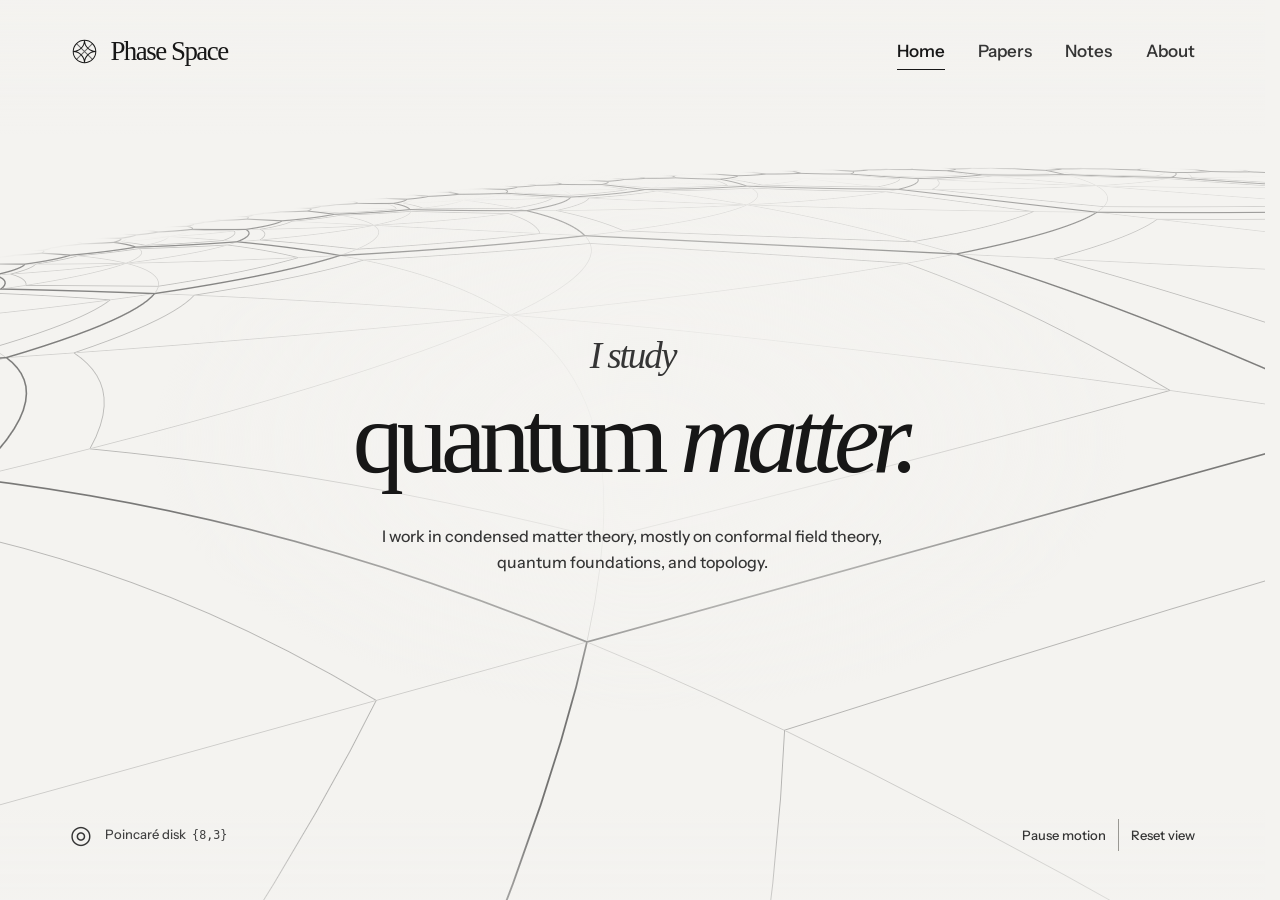
<file: index.html>
<!doctype html>
<html lang="en">
<head>
  <meta charset="utf-8">
  <meta name="viewport" content="width=device-width, initial-scale=1">
  <meta name="theme-color" content="#f4f3f0">
  <meta name="description" content="A personal notebook on condensed matter theory, conformal field theory, quantum foundations, and topology.">
  <title>Phase Space — A personal physics notebook</title>
  <link rel="icon" href="assets/observatory.svg">
  <script src="theme.js?v=2"></script>
  <link rel="stylesheet" href="style.css?v=route-3">
  <script defer src="flight-motion.js?v=4"></script>
  <script defer src="flight.js?v=3"></script>
  <script defer src="content.js"></script>
  <script defer src="page.js?v=4"></script>
  <script defer src="routes.js?v=1"></script>
  <script defer src="navigation.js?v=1"></script>
</head>
<body data-scene="home">
<!-- flight plate -->
<div class="space flight" aria-hidden="true" data-camera='{"fovDeg":56,"pitchDeg":22,"height":0.086,"originX":0.41,"originZ":-0.26,"radius":0.33,"startDeg":26,"period":156}'>
  <div class="flight-view"><div class="flight-camera"><div class="flight-route">
    <svg class="flight-sheet" viewBox="-1000 -1000 2000 2000" fill="none" stroke="currentColor" focusable="false">
<path data-ink="0" opacity="0.220" stroke-width="0.35" d="M0 0L405.6 0M0 0L286.8 286.8M0 0L0 405.6M0 0L-286.8 286.8M0 0L-405.6 0M0 0L-286.8 -286.8M0 0L-0 -405.6M0 0L286.8 -286.8M594.6 246.3A1189.2 1189.2 0 0 1 405.6 -0M594.6 246.3A1189.2 1189.2 0 0 0 286.8 286.8M594.6 246.3A492.6 492.6 0 0 0 467.1 467.1M594.6 246.3A492.6 492.6 0 0 0 639.8 452.4M594.6 246.3A1189.2 1189.2 0 0 0 739.9 370M594.6 246.3A1189.2 1189.2 0 0 1 784.8 261.6M594.6 246.3A492.6 492.6 0 0 1 772.3 132.5M594.6 246.3A492.6 492.6 0 0 1 660.6 0M246.3 594.6A492.6 492.6 0 0 1 467.1 467.1M246.3 594.6A1189.2 1189.2 0 0 1 286.8 286.8M246.3 594.6A1189.2 1189.2 0 0 0 -0 405.6M246.3 594.6A492.6 492.6 0 0 0 0 660.6M246.3 594.6A492.6 492.6 0 0 0 132.5 772.3M246.3 594.6A1189.2 1189.2 0 0 0 261.6 784.8M246.3 594.6A1189.2 1189.2 0 0 1 370 739.9M246.3 594.6A492.6 492.6 0 0 1 452.4 639.8M-246.3 594.6A492.6 492.6 0 0 1 -132.5 772.3M-246.3 594.6A492.6 492.6 0 0 1 -0 660.6M-246.3 594.6A1189.2 1189.2 0 0 1 -0 405.6M-246.3 594.6A1189.2 1189.2 0 0 0 -286.8 286.8M-246.3 594.6A492.6 492.6 0 0 0 -467.1 467.1M-246.3 594.6A492.6 492.6 0 0 0 -452.4 639.8M-246.3 594.6A1189.2 1189.2 0 0 0 -370 739.9M-246.3 594.6A1189.2 1189.2 0 0 1 -261.6 784.8M-594.6 246.3A1189.2 1189.2 0 0 1 -739.9 370M-594.6 246.3A492.6 492.6 0 0 1 -639.8 452.4M-594.6 246.3A492.6 492.6 0 0 1 -467.1 467.1M-594.6 246.3A1189.2 1189.2 0 0 1 -286.8 286.8M-594.6 246.3A1189.2 1189.2 0 0 0 -405.6 -0M-594.6 246.3A492.6 492.6 0 0 0 -660.6 0M-594.6 246.3A492.6 492.6 0 0 0 -772.3 132.5M-594.6 246.3A1189.2 1189.2 0 0 0 -784.8 261.6M-594.6 -246.3A1189.2 1189.2 0 0 0 -739.9 -370M-594.6 -246.3A1189.2 1189.2 0 0 1 -784.8 -261.6M-594.6 -246.3A492.6 492.6 0 0 1 -772.3 -132.5M-594.6 -246.3A492.6 492.6 0 0 1 -660.6 -0M-594.6 -246.3A1189.2 1189.2 0 0 1 -405.6 0M-594.6 -246.3A1189.2 1189.2 0 0 0 -286.8 -286.8M-594.6 -246.3A492.6 492.6 0 0 0 -467.1 -467.1M-594.6 -246.3A492.6 492.6 0 0 0 -639.8 -452.4M-246.3 -594.6A492.6 492.6 0 0 0 -132.5 -772.3M-246.3 -594.6A1189.2 1189.2 0 0 0 -261.6 -784.8M-246.3 -594.6A1189.2 1189.2 0 0 1 -370 -739.9M-246.3 -594.6A492.6 492.6 0 0 1 -452.4 -639.8M-246.3 -594.6A492.6 492.6 0 0 1 -467.1 -467.1M-246.3 -594.6A1189.2 1189.2 0 0 1 -286.8 -286.8M-246.3 -594.6A1189.2 1189.2 0 0 0 -0 -405.6M-246.3 -594.6A492.6 492.6 0 0 0 -0 -660.6M246.3 -594.6A492.6 492.6 0 0 0 467.1 -467.1M246.3 -594.6A492.6 492.6 0 0 0 452.4 -639.8M246.3 -594.6A1189.2 1189.2 0 0 0 370 -739.9M246.3 -594.6A1189.2 1189.2 0 0 1 261.6 -784.8M246.3 -594.6A492.6 492.6 0 0 1 132.5 -772.3M246.3 -594.6A492.6 492.6 0 0 1 0 -660.6M246.3 -594.6A1189.2 1189.2 0 0 1 -0 -405.6M246.3 -594.6A1189.2 1189.2 0 0 0 286.8 -286.8M594.6 -246.3A1189.2 1189.2 0 0 0 405.6 -0M594.6 -246.3A492.6 492.6 0 0 0 660.6 -0M594.6 -246.3A492.6 492.6 0 0 0 772.3 -132.5M594.6 -246.3A1189.2 1189.2 0 0 0 784.8 -261.6M594.6 -246.3A1189.2 1189.2 0 0 1 739.9 -370M594.6 -246.3A492.6 492.6 0 0 1 639.8 -452.4M594.6 -246.3A492.6 492.6 0 0 1 467.1 -467.1M594.6 -246.3A1189.2 1189.2 0 0 1 286.8 -286.8M594.6 594.6A174.2 174.2 0 0 0 545 695.5M594.6 594.6A246.3 246.3 0 0 0 452.4 639.8M594.6 594.6L467.1 467.1M594.6 594.6A246.3 246.3 0 0 1 639.8 452.4M594.6 594.6A174.2 174.2 0 0 1 695.5 545M594.6 594.6A246.3 246.3 0 0 1 686.8 612.5M594.6 594.6L657.2 657.2M594.6 594.6A246.3 246.3 0 0 0 612.5 686.8M758.8 478.5A128.7 128.7 0 0 0 695.5 545M758.8 478.5A492.6 492.6 0 0 0 639.8 452.4M758.8 478.5A204 204 0 0 1 739.9 370M840.9 348.3A246.3 246.3 0 0 0 739.9 370M840.9 348.3A246.3 246.3 0 0 1 784.8 261.6M874.9 198.2A204 204 0 0 0 784.8 261.6M874.9 198.2A492.6 492.6 0 0 1 772.3 132.5M874.9 198.2A128.7 128.7 0 0 1 877.2 106.4M840.9 -0A246.3 246.3 0 0 1 772.3 -132.5M840.9 -0A174.2 174.2 0 0 1 877.2 -106.4M840.9 -0A246.3 246.3 0 0 1 918.8 -52.5M840.9 -0L929.5 -0M840.9 -0A246.3 246.3 0 0 0 918.8 52.5M840.9 -0A174.2 174.2 0 0 0 877.2 106.4M840.9 -0A246.3 246.3 0 0 0 772.3 132.5M840.9 -0L660.6 0M0 840.9A246.3 246.3 0 0 0 -52.5 918.8M0 840.9A174.2 174.2 0 0 0 -106.4 877.2M0 840.9A246.3 246.3 0 0 0 -132.5 772.3M0 840.9L0 660.6M0 840.9A246.3 246.3 0 0 1 132.5 772.3M0 840.9A174.2 174.2 0 0 1 106.4 877.2M0 840.9A246.3 246.3 0 0 1 52.5 918.8M0 840.9L0 929.5M198.2 874.9A128.7 128.7 0 0 0 106.4 877.2M198.2 874.9A492.6 492.6 0 0 0 132.5 772.3M198.2 874.9A204 204 0 0 1 261.6 784.8M348.3 840.9A246.3 246.3 0 0 0 261.6 784.8M348.3 840.9A246.3 246.3 0 0 1 370 739.9M478.5 758.8A128.7 128.7 0 0 1 545 695.5M478.5 758.8A204 204 0 0 0 370 739.9M478.5 758.8A492.6 492.6 0 0 1 452.4 639.8M-594.6 594.6L-657.2 657.2M-594.6 594.6A246.3 246.3 0 0 0 -686.8 612.5M-594.6 594.6A174.2 174.2 0 0 0 -695.5 545M-594.6 594.6A246.3 246.3 0 0 0 -639.8 452.4M-594.6 594.6L-467.1 467.1M-594.6 594.6A246.3 246.3 0 0 1 -452.4 639.8M-594.6 594.6A174.2 174.2 0 0 1 -545 695.5M-594.6 594.6A246.3 246.3 0 0 1 -612.5 686.8M-478.5 758.8A128.7 128.7 0 0 0 -545 695.5M-478.5 758.8A492.6 492.6 0 0 0 -452.4 639.8M-478.5 758.8A204 204 0 0 1 -370 739.9M-348.3 840.9A246.3 246.3 0 0 0 -370 739.9M-348.3 840.9A246.3 246.3 0 0 1 -261.6 784.8M-198.2 874.9A492.6 492.6 0 0 1 -132.5 772.3M-198.2 874.9A128.7 128.7 0 0 1 -106.4 877.2M-198.2 874.9A204 204 0 0 0 -261.6 784.8M-758.8 478.5A204 204 0 0 0 -739.9 370M-758.8 478.5A492.6 492.6 0 0 1 -639.8 452.4M-758.8 478.5A128.7 128.7 0 0 1 -695.5 545M-840.9 0A246.3 246.3 0 0 1 -918.8 52.5M-840.9 0L-929.5 -0M-840.9 0A246.3 246.3 0 0 0 -918.8 -52.5M-840.9 0A174.2 174.2 0 0 0 -877.2 -106.4M-840.9 0A246.3 246.3 0 0 0 -772.3 -132.5M-840.9 0L-660.6 0M-840.9 0A246.3 246.3 0 0 1 -772.3 132.5M-840.9 0A174.2 174.2 0 0 1 -877.2 106.4M-874.9 198.2A128.7 128.7 0 0 0 -877.2 106.4M-874.9 198.2A492.6 492.6 0 0 0 -772.3 132.5M-874.9 198.2A204 204 0 0 1 -784.8 261.6M-840.9 348.3A246.3 246.3 0 0 1 -739.9 370M-840.9 348.3A246.3 246.3 0 0 0 -784.8 261.6M-840.9 -348.3A246.3 246.3 0 0 0 -739.9 -370M-840.9 -348.3A246.3 246.3 0 0 1 -784.8 -261.6M-874.9 -198.2A204 204 0 0 0 -784.8 -261.6M-874.9 -198.2A492.6 492.6 0 0 1 -772.3 -132.5M-874.9 -198.2A128.7 128.7 0 0 1 -877.2 -106.4M-594.6 -594.6A174.2 174.2 0 0 1 -695.5 -545M-594.6 -594.6A246.3 246.3 0 0 1 -686.8 -612.5M-594.6 -594.6L-657.2 -657.2M-594.6 -594.6A246.3 246.3 0 0 0 -612.5 -686.8M-594.6 -594.6A174.2 174.2 0 0 0 -545 -695.5M-594.6 -594.6A246.3 246.3 0 0 0 -452.4 -639.8M-594.6 -594.6L-467.1 -467.1M-594.6 -594.6A246.3 246.3 0 0 1 -639.8 -452.4M-758.8 -478.5A204 204 0 0 1 -739.9 -370M-758.8 -478.5A128.7 128.7 0 0 0 -695.5 -545M-758.8 -478.5A492.6 492.6 0 0 0 -639.8 -452.4M-198.2 -874.9A492.6 492.6 0 0 0 -132.5 -772.3M-198.2 -874.9A204 204 0 0 1 -261.6 -784.8M-198.2 -874.9A128.7 128.7 0 0 0 -106.4 -877.2M-348.3 -840.9A246.3 246.3 0 0 0 -261.6 -784.8M-348.3 -840.9A246.3 246.3 0 0 1 -370 -739.9M-478.5 -758.8A204 204 0 0 0 -370 -739.9M-478.5 -758.8A492.6 492.6 0 0 1 -452.4 -639.8M-478.5 -758.8A128.7 128.7 0 0 1 -545 -695.5M-0 -840.9A246.3 246.3 0 0 1 -132.5 -772.3M-0 -840.9A174.2 174.2 0 0 1 -106.4 -877.2M-0 -840.9A246.3 246.3 0 0 1 -52.5 -918.8M-0 -840.9L-0 -929.5M-0 -840.9A246.3 246.3 0 0 0 52.5 -918.8M-0 -840.9A174.2 174.2 0 0 0 106.4 -877.2M-0 -840.9A246.3 246.3 0 0 0 132.5 -772.3M-0 -840.9L-0 -660.6M594.6 -594.6L467.1 -467.1M594.6 -594.6A246.3 246.3 0 0 1 452.4 -639.8M594.6 -594.6A174.2 174.2 0 0 1 545 -695.5M594.6 -594.6A246.3 246.3 0 0 1 612.5 -686.8M594.6 -594.6L657.2 -657.2M594.6 -594.6A246.3 246.3 0 0 0 686.8 -612.5M594.6 -594.6A174.2 174.2 0 0 0 695.5 -545M594.6 -594.6A246.3 246.3 0 0 0 639.8 -452.4M478.5 -758.8A128.7 128.7 0 0 0 545 -695.5M478.5 -758.8A492.6 492.6 0 0 0 452.4 -639.8M478.5 -758.8A204 204 0 0 1 370 -739.9M348.3 -840.9A246.3 246.3 0 0 0 370 -739.9M348.3 -840.9A246.3 246.3 0 0 1 261.6 -784.8M198.2 -874.9A204 204 0 0 0 261.6 -784.8M198.2 -874.9A492.6 492.6 0 0 1 132.5 -772.3M198.2 -874.9A128.7 128.7 0 0 1 106.4 -877.2M874.9 -198.2A128.7 128.7 0 0 0 877.2 -106.4M874.9 -198.2A492.6 492.6 0 0 0 772.3 -132.5M874.9 -198.2A204 204 0 0 1 784.8 -261.6M840.9 -348.3A246.3 246.3 0 0 0 784.8 -261.6M840.9 -348.3A246.3 246.3 0 0 1 739.9 -370M758.8 -478.5A204 204 0 0 0 739.9 -370M758.8 -478.5A492.6 492.6 0 0 1 639.8 -452.4M758.8 -478.5A128.7 128.7 0 0 1 695.5 -545"/>
<path data-ink="0" opacity="0.209" stroke-width="0.35" d="M758.8 478.5A111.6 111.6 0 0 0 757.2 548.1M758.8 478.5A111.6 111.6 0 0 1 811.1 417.5M758.8 478.5A128.7 128.7 0 0 1 821.8 466.2M840.9 348.3A102 102 0 0 0 811.1 417.5M840.9 348.3A102 102 0 0 1 868.7 278.3M874.9 198.2A111.6 111.6 0 0 1 923 147.9M874.9 198.2A128.7 128.7 0 0 0 910.7 251.5M874.9 198.2A111.6 111.6 0 0 0 868.7 278.3M198.2 874.9A111.6 111.6 0 0 0 147.9 923M198.2 874.9A111.6 111.6 0 0 1 278.3 868.7M198.2 874.9A128.7 128.7 0 0 1 251.5 910.7M348.3 840.9A102 102 0 0 0 278.3 868.7M348.3 840.9A102 102 0 0 1 417.5 811.1M478.5 758.8A111.6 111.6 0 0 1 548.1 757.2M478.5 758.8A128.7 128.7 0 0 0 466.2 821.8M478.5 758.8A111.6 111.6 0 0 0 417.5 811.1M-478.5 758.8A128.7 128.7 0 0 1 -466.2 821.8M-478.5 758.8A111.6 111.6 0 0 0 -548.1 757.2M-478.5 758.8A111.6 111.6 0 0 1 -417.5 811.1M-348.3 840.9A102 102 0 0 1 -278.3 868.7M-348.3 840.9A102 102 0 0 0 -417.5 811.1M-198.2 874.9A111.6 111.6 0 0 1 -147.9 923M-198.2 874.9A128.7 128.7 0 0 0 -251.5 910.7M-198.2 874.9A111.6 111.6 0 0 0 -278.3 868.7M-758.8 478.5A111.6 111.6 0 0 1 -757.2 548.1M-758.8 478.5A128.7 128.7 0 0 0 -821.8 466.2M-758.8 478.5A111.6 111.6 0 0 0 -811.1 417.5M-874.9 198.2A111.6 111.6 0 0 1 -868.7 278.3M-874.9 198.2A128.7 128.7 0 0 1 -910.7 251.5M-874.9 198.2A111.6 111.6 0 0 0 -923 147.9M-840.9 348.3A102 102 0 0 1 -811.1 417.5M-840.9 348.3A102 102 0 0 0 -868.7 278.3M-840.9 -348.3A102 102 0 0 1 -868.7 -278.3M-840.9 -348.3A102 102 0 0 0 -811.1 -417.5M-874.9 -198.2A111.6 111.6 0 0 0 -868.7 -278.3M-874.9 -198.2A111.6 111.6 0 0 1 -923 -147.9M-874.9 -198.2A128.7 128.7 0 0 0 -910.7 -251.5M-758.8 -478.5A111.6 111.6 0 0 1 -811.1 -417.5M-758.8 -478.5A128.7 128.7 0 0 1 -821.8 -466.2M-758.8 -478.5A111.6 111.6 0 0 0 -757.2 -548.1M-198.2 -874.9A111.6 111.6 0 0 1 -278.3 -868.7M-198.2 -874.9A128.7 128.7 0 0 1 -251.5 -910.7M-198.2 -874.9A111.6 111.6 0 0 0 -147.9 -923M-348.3 -840.9A102 102 0 0 0 -278.3 -868.7M-348.3 -840.9A102 102 0 0 1 -417.5 -811.1M-478.5 -758.8A128.7 128.7 0 0 0 -466.2 -821.8M-478.5 -758.8A111.6 111.6 0 0 0 -417.5 -811.1M-478.5 -758.8A111.6 111.6 0 0 1 -548.1 -757.2M478.5 -758.8A111.6 111.6 0 0 1 417.5 -811.1M478.5 -758.8A128.7 128.7 0 0 1 466.2 -821.8M478.5 -758.8A111.6 111.6 0 0 0 548.1 -757.2M348.3 -840.9A102 102 0 0 0 417.5 -811.1M348.3 -840.9A102 102 0 0 1 278.3 -868.7M198.2 -874.9A128.7 128.7 0 0 0 251.5 -910.7M198.2 -874.9A111.6 111.6 0 0 0 278.3 -868.7M198.2 -874.9A111.6 111.6 0 0 1 147.9 -923M874.9 -198.2A111.6 111.6 0 0 0 923 -147.9M874.9 -198.2A111.6 111.6 0 0 1 868.7 -278.3M874.9 -198.2A128.7 128.7 0 0 1 910.7 -251.5M840.9 -348.3A102 102 0 0 0 868.7 -278.3M840.9 -348.3A102 102 0 0 1 811.1 -417.5M758.8 -478.5A128.7 128.7 0 0 0 821.8 -466.2M758.8 -478.5A111.6 111.6 0 0 0 811.1 -417.5M758.8 -478.5A111.6 111.6 0 0 1 757.2 -548.1M738.9 594.6A492.6 492.6 0 0 1 695.5 545M594.6 738.9A492.6 492.6 0 0 0 545 695.5M942.9 102A492.6 492.6 0 0 0 877.2 106.4M942.9 -102A492.6 492.6 0 0 1 877.2 -106.4M-102 942.9A492.6 492.6 0 0 0 -106.4 877.2M102 942.9A492.6 492.6 0 0 1 106.4 877.2M-738.9 594.6A492.6 492.6 0 0 0 -695.5 545M-594.6 738.9A492.6 492.6 0 0 1 -545 695.5M-942.9 -102A492.6 492.6 0 0 0 -877.2 -106.4M-942.9 102A492.6 492.6 0 0 1 -877.2 106.4M-738.9 -594.6A492.6 492.6 0 0 1 -695.5 -545M-594.6 -738.9A492.6 492.6 0 0 0 -545 -695.5M-102 -942.9A492.6 492.6 0 0 1 -106.4 -877.2M102 -942.9A492.6 492.6 0 0 0 106.4 -877.2M594.6 -738.9A492.6 492.6 0 0 1 545 -695.5M738.9 -594.6A492.6 492.6 0 0 0 695.5 -545"/>
<path data-ink="0" opacity="0.185" stroke-width="0.35" d="M758.8 478.5A204 204 0 0 0 792.3 528.2M758.8 478.5A492.6 492.6 0 0 1 812.6 501.2M840.9 348.3A246.3 246.3 0 0 1 892.2 353.7M840.9 348.3A246.3 246.3 0 0 0 881 380.8M840.9 348.3A102 102 0 0 0 857.6 404.3M840.9 348.3A102 102 0 0 1 892.3 320.6M874.9 198.2A204 204 0 0 1 933.7 186.7M874.9 198.2A492.6 492.6 0 0 0 929 220.2M198.2 874.9A492.6 492.6 0 0 1 220.2 929M198.2 874.9A204 204 0 0 0 186.7 933.7M348.3 840.9A102 102 0 0 1 404.3 857.6M348.3 840.9A246.3 246.3 0 0 1 380.8 881M348.3 840.9A246.3 246.3 0 0 0 353.7 892.2M348.3 840.9A102 102 0 0 0 320.6 892.3M478.5 758.8A204 204 0 0 1 528.2 792.3M478.5 758.8A492.6 492.6 0 0 0 501.2 812.6M-478.5 758.8A492.6 492.6 0 0 1 -501.2 812.6M-478.5 758.8A204 204 0 0 0 -528.2 792.3M-348.3 840.9A102 102 0 0 1 -320.6 892.3M-348.3 840.9A246.3 246.3 0 0 1 -353.7 892.2M-348.3 840.9A246.3 246.3 0 0 0 -380.8 881M-348.3 840.9A102 102 0 0 0 -404.3 857.6M-198.2 874.9A204 204 0 0 1 -186.7 933.7M-198.2 874.9A492.6 492.6 0 0 0 -220.2 929M-758.8 478.5A204 204 0 0 1 -792.3 528.2M-758.8 478.5A492.6 492.6 0 0 0 -812.6 501.2M-874.9 198.2A492.6 492.6 0 0 1 -929 220.2M-874.9 198.2A204 204 0 0 0 -933.7 186.7M-840.9 348.3A102 102 0 0 1 -857.6 404.3M-840.9 348.3A246.3 246.3 0 0 1 -881 380.8M-840.9 348.3A246.3 246.3 0 0 0 -892.2 353.7M-840.9 348.3A102 102 0 0 0 -892.3 320.6M-840.9 -348.3A102 102 0 0 1 -892.3 -320.6M-840.9 -348.3A246.3 246.3 0 0 1 -892.2 -353.7M-840.9 -348.3A246.3 246.3 0 0 0 -881 -380.8M-840.9 -348.3A102 102 0 0 0 -857.6 -404.3M-874.9 -198.2A204 204 0 0 1 -933.7 -186.7M-874.9 -198.2A492.6 492.6 0 0 0 -929 -220.2M-758.8 -478.5A492.6 492.6 0 0 1 -812.6 -501.2M-758.8 -478.5A204 204 0 0 0 -792.3 -528.2M-198.2 -874.9A492.6 492.6 0 0 1 -220.2 -929M-198.2 -874.9A204 204 0 0 0 -186.7 -933.7M-348.3 -840.9A102 102 0 0 1 -404.3 -857.6M-348.3 -840.9A246.3 246.3 0 0 1 -380.8 -881M-348.3 -840.9A246.3 246.3 0 0 0 -353.7 -892.2M-348.3 -840.9A102 102 0 0 0 -320.6 -892.3M-478.5 -758.8A204 204 0 0 1 -528.2 -792.3M-478.5 -758.8A492.6 492.6 0 0 0 -501.2 -812.6M478.5 -758.8A492.6 492.6 0 0 1 501.2 -812.6M478.5 -758.8A204 204 0 0 0 528.2 -792.3M348.3 -840.9A102 102 0 0 0 404.3 -857.6M348.3 -840.9A102 102 0 0 1 320.6 -892.3M348.3 -840.9A246.3 246.3 0 0 1 353.7 -892.2M348.3 -840.9A246.3 246.3 0 0 0 380.8 -881M198.2 -874.9A492.6 492.6 0 0 0 220.2 -929M198.2 -874.9A204 204 0 0 1 186.7 -933.7M874.9 -198.2A492.6 492.6 0 0 1 929 -220.2M874.9 -198.2A204 204 0 0 0 933.7 -186.7M840.9 -348.3A246.3 246.3 0 0 0 892.2 -353.7M840.9 -348.3A102 102 0 0 0 892.3 -320.6M840.9 -348.3A102 102 0 0 1 857.6 -404.3M840.9 -348.3A246.3 246.3 0 0 1 881 -380.8M758.8 -478.5A204 204 0 0 1 792.3 -528.2M758.8 -478.5A492.6 492.6 0 0 0 812.6 -501.2M738.9 594.6A84.5 84.5 0 0 0 686.8 612.5M594.6 738.9A84.5 84.5 0 0 1 612.5 686.8M942.9 102A84.5 84.5 0 0 1 918.8 52.5M942.9 -102A84.5 84.5 0 0 0 918.8 -52.5M-102 942.9A84.5 84.5 0 0 1 -52.5 918.8M102 942.9A84.5 84.5 0 0 0 52.5 918.8M-738.9 594.6A84.5 84.5 0 0 1 -686.8 612.5M-594.6 738.9A84.5 84.5 0 0 0 -612.5 686.8M-942.9 -102A84.5 84.5 0 0 1 -918.8 -52.5M-942.9 102A84.5 84.5 0 0 0 -918.8 52.5M-738.9 -594.6A84.5 84.5 0 0 0 -686.8 -612.5M-594.6 -738.9A84.5 84.5 0 0 1 -612.5 -686.8M-102 -942.9A84.5 84.5 0 0 0 -52.5 -918.8M102 -942.9A84.5 84.5 0 0 1 52.5 -918.8M594.6 -738.9A84.5 84.5 0 0 0 612.5 -686.8M738.9 -594.6A84.5 84.5 0 0 1 686.8 -612.5"/>
<path data-ink="0" opacity="0.152" stroke-width="0.35" d="M738.9 594.6A53.3 53.3 0 0 1 772.2 579.2M738.9 594.6A68 68 0 0 1 757.2 548.1M738.9 594.6A53.3 53.3 0 0 0 723.3 630.9M594.6 738.9A68 68 0 0 0 548.1 757.2M594.6 738.9A53.3 53.3 0 0 0 579.2 772.2M594.6 738.9A53.3 53.3 0 0 1 630.9 723.3M942.9 102A68 68 0 0 0 923 147.9M942.9 102A53.3 53.3 0 0 0 955.6 136.5M942.9 102A53.3 53.3 0 0 1 957.6 65.3M942.9 -102A68 68 0 0 1 923 -147.9M942.9 -102A53.3 53.3 0 0 0 957.6 -65.3M942.9 -102A53.3 53.3 0 0 1 955.6 -136.5M-102 942.9A68 68 0 0 0 -147.9 923M-102 942.9A53.3 53.3 0 0 0 -136.5 955.6M-102 942.9A53.3 53.3 0 0 1 -65.3 957.6M102 942.9A53.3 53.3 0 0 1 136.5 955.6M102 942.9A68 68 0 0 1 147.9 923M102 942.9A53.3 53.3 0 0 0 65.3 957.6M-738.9 594.6A53.3 53.3 0 0 1 -723.3 630.9M-738.9 594.6A68 68 0 0 0 -757.2 548.1M-738.9 594.6A53.3 53.3 0 0 0 -772.2 579.2M-594.6 738.9A53.3 53.3 0 0 0 -630.9 723.3M-594.6 738.9A53.3 53.3 0 0 1 -579.2 772.2M-594.6 738.9A68 68 0 0 1 -548.1 757.2M-942.9 -102A53.3 53.3 0 0 1 -957.6 -65.3M-942.9 -102A68 68 0 0 0 -923 -147.9M-942.9 -102A53.3 53.3 0 0 0 -955.6 -136.5M-942.9 102A53.3 53.3 0 0 0 -957.6 65.3M-942.9 102A53.3 53.3 0 0 1 -955.6 136.5M-942.9 102A68 68 0 0 1 -923 147.9M-738.9 -594.6A53.3 53.3 0 0 0 -723.3 -630.9M-738.9 -594.6A53.3 53.3 0 0 1 -772.2 -579.2M-738.9 -594.6A68 68 0 0 1 -757.2 -548.1M-594.6 -738.9A53.3 53.3 0 0 1 -630.9 -723.3M-594.6 -738.9A68 68 0 0 0 -548.1 -757.2M-594.6 -738.9A53.3 53.3 0 0 0 -579.2 -772.2M-102 -942.9A53.3 53.3 0 0 0 -65.3 -957.6M-102 -942.9A53.3 53.3 0 0 1 -136.5 -955.6M-102 -942.9A68 68 0 0 1 -147.9 -923M102 -942.9A53.3 53.3 0 0 1 65.3 -957.6M102 -942.9A68 68 0 0 0 147.9 -923M102 -942.9A53.3 53.3 0 0 0 136.5 -955.6M594.6 -738.9A53.3 53.3 0 0 1 579.2 -772.2M594.6 -738.9A68 68 0 0 1 548.1 -757.2M594.6 -738.9A53.3 53.3 0 0 0 630.9 -723.3M738.9 -594.6A53.3 53.3 0 0 0 772.2 -579.2M738.9 -594.6A53.3 53.3 0 0 1 723.3 -630.9M738.9 -594.6A68 68 0 0 0 757.2 -548.1"/>
<path data-ink="0" opacity="0.101" stroke-width="0.35" d="M738.9 594.6A492.6 492.6 0 0 0 760.3 614.8M738.9 594.6A84.5 84.5 0 0 1 769.2 600.2M738.9 594.6A68 68 0 0 0 746.4 625.6M594.6 738.9A84.5 84.5 0 0 0 600.2 769.2M594.6 738.9A492.6 492.6 0 0 1 614.8 760.3M594.6 738.9A68 68 0 0 1 625.6 746.4M942.9 102A84.5 84.5 0 0 0 968.3 119.5M942.9 102A492.6 492.6 0 0 1 972.4 102.9M942.9 102A68 68 0 0 1 970.2 85.4M942.9 -102A68 68 0 0 0 970.2 -85.4M942.9 -102A492.6 492.6 0 0 0 972.4 -102.9M942.9 -102A84.5 84.5 0 0 1 968.3 -119.5M-102 942.9A84.5 84.5 0 0 0 -119.5 968.3M-102 942.9A492.6 492.6 0 0 1 -102.9 972.4M-102 942.9A68 68 0 0 1 -85.4 970.2M102 942.9A68 68 0 0 0 85.4 970.2M102 942.9A492.6 492.6 0 0 0 102.9 972.4M102 942.9A84.5 84.5 0 0 1 119.5 968.3M-738.9 594.6A84.5 84.5 0 0 0 -769.2 600.2M-738.9 594.6A492.6 492.6 0 0 1 -760.3 614.8M-738.9 594.6A68 68 0 0 1 -746.4 625.6M-594.6 738.9A68 68 0 0 0 -625.6 746.4M-594.6 738.9A492.6 492.6 0 0 0 -614.8 760.3M-594.6 738.9A84.5 84.5 0 0 1 -600.2 769.2M-942.9 -102A68 68 0 0 1 -970.2 -85.4M-942.9 -102A84.5 84.5 0 0 0 -968.3 -119.5M-942.9 -102A492.6 492.6 0 0 1 -972.4 -102.9M-942.9 102A68 68 0 0 0 -970.2 85.4M-942.9 102A492.6 492.6 0 0 0 -972.4 102.9M-942.9 102A84.5 84.5 0 0 1 -968.3 119.5M-738.9 -594.6A68 68 0 0 0 -746.4 -625.6M-738.9 -594.6A492.6 492.6 0 0 0 -760.3 -614.8M-738.9 -594.6A84.5 84.5 0 0 1 -769.2 -600.2M-594.6 -738.9A492.6 492.6 0 0 1 -614.8 -760.3M-594.6 -738.9A68 68 0 0 1 -625.6 -746.4M-594.6 -738.9A84.5 84.5 0 0 0 -600.2 -769.2M-102 -942.9A68 68 0 0 0 -85.4 -970.2M-102 -942.9A492.6 492.6 0 0 0 -102.9 -972.4M-102 -942.9A84.5 84.5 0 0 1 -119.5 -968.3M102 -942.9A84.5 84.5 0 0 0 119.5 -968.3M102 -942.9A492.6 492.6 0 0 1 102.9 -972.4M102 -942.9A68 68 0 0 1 85.4 -970.2M594.6 -738.9A68 68 0 0 0 625.6 -746.4M594.6 -738.9A492.6 492.6 0 0 0 614.8 -760.3M594.6 -738.9A84.5 84.5 0 0 1 600.2 -769.2M738.9 -594.6A84.5 84.5 0 0 0 769.2 -600.2M738.9 -594.6A492.6 492.6 0 0 1 760.3 -614.8M738.9 -594.6A68 68 0 0 1 746.4 -625.6"/>
<path data-ink="1" opacity="0.290" stroke-width="0.42" d="M348.8 0A1424.2 1424.2 0 0 0 246.7 246.7M246.7 246.7A1424.2 1424.2 0 0 0 0 348.8M0 348.8A1424.2 1424.2 0 0 0 -246.7 246.7M-246.7 246.7A1424.2 1424.2 0 0 0 -348.8 0M-348.8 0A1424.2 1424.2 0 0 0 -246.7 -246.7M-246.7 -246.7A1424.2 1424.2 0 0 0 -0 -348.8M-0 -348.8A1424.2 1424.2 0 0 0 246.7 -246.7M246.7 -246.7A1424.2 1424.2 0 0 0 348.8 0M433.9 46.6A4915.7 4915.7 0 0 1 642.8 33.7M642.8 33.7A589.9 589.9 0 0 0 747.5 142.4M747.5 142.4A278.3 278.3 0 0 0 763 258.3M763 258.3A228.3 228.3 0 0 0 722.1 356.9M722.1 356.9A278.3 278.3 0 0 0 629.3 427.8M629.3 427.8A589.9 589.9 0 0 0 478.4 430.7M478.4 430.7A4915.7 4915.7 0 0 1 339.8 273.9M339.8 273.9A1010.3 1010.3 0 0 1 433.9 46.6M430.7 478.4A589.9 589.9 0 0 0 427.8 629.3M427.8 629.3A278.3 278.3 0 0 0 356.9 722.1M356.9 722.1A228.3 228.3 0 0 0 258.3 763M258.3 763A278.3 278.3 0 0 0 142.4 747.5M142.4 747.5A589.9 589.9 0 0 0 33.7 642.8M33.7 642.8A4915.7 4915.7 0 0 1 46.6 433.9M46.6 433.9A1010.3 1010.3 0 0 1 273.9 339.8M273.9 339.8A4915.7 4915.7 0 0 1 430.7 478.4M-142.4 747.5A278.3 278.3 0 0 0 -258.3 763M-258.3 763A228.3 228.3 0 0 0 -356.9 722.1M-356.9 722.1A278.3 278.3 0 0 0 -427.8 629.3M-427.8 629.3A589.9 589.9 0 0 0 -430.7 478.4M-430.7 478.4A4915.7 4915.7 0 0 1 -273.9 339.8M-273.9 339.8A1010.3 1010.3 0 0 1 -46.6 433.9M-46.6 433.9A4915.7 4915.7 0 0 1 -33.7 642.8M-33.7 642.8A589.9 589.9 0 0 0 -142.4 747.5M-722.1 356.9A228.3 228.3 0 0 0 -763 258.3M-763 258.3A278.3 278.3 0 0 0 -747.5 142.4M-747.5 142.4A589.9 589.9 0 0 0 -642.8 33.7M-642.8 33.7A4915.7 4915.7 0 0 1 -433.9 46.6M-433.9 46.6A1010.3 1010.3 0 0 1 -339.8 273.9M-339.8 273.9A4915.7 4915.7 0 0 1 -478.4 430.7M-478.4 430.7A589.9 589.9 0 0 0 -629.3 427.8M-629.3 427.8A278.3 278.3 0 0 0 -722.1 356.9M-722.1 -356.9A278.3 278.3 0 0 0 -629.3 -427.8M-629.3 -427.8A589.9 589.9 0 0 0 -478.4 -430.7M-478.4 -430.7A4915.7 4915.7 0 0 1 -339.8 -273.9M-339.8 -273.9A1010.3 1010.3 0 0 1 -433.9 -46.6M-433.9 -46.6A4915.7 4915.7 0 0 1 -642.8 -33.7M-642.8 -33.7A589.9 589.9 0 0 0 -747.5 -142.4M-747.5 -142.4A278.3 278.3 0 0 0 -763 -258.3M-763 -258.3A228.3 228.3 0 0 0 -722.1 -356.9M-142.4 -747.5A589.9 589.9 0 0 0 -33.7 -642.8M-33.7 -642.8A4915.7 4915.7 0 0 1 -46.6 -433.9M-46.6 -433.9A1010.3 1010.3 0 0 1 -273.9 -339.8M-273.9 -339.8A4915.7 4915.7 0 0 1 -430.7 -478.4M-430.7 -478.4A589.9 589.9 0 0 0 -427.8 -629.3M-427.8 -629.3A278.3 278.3 0 0 0 -356.9 -722.1M-356.9 -722.1A228.3 228.3 0 0 0 -258.3 -763M-258.3 -763A278.3 278.3 0 0 0 -142.4 -747.5M430.7 -478.4A4915.7 4915.7 0 0 1 273.9 -339.8M273.9 -339.8A1010.3 1010.3 0 0 1 46.6 -433.9M46.6 -433.9A4915.7 4915.7 0 0 1 33.7 -642.8M33.7 -642.8A589.9 589.9 0 0 0 142.4 -747.5M142.4 -747.5A278.3 278.3 0 0 0 258.3 -763M258.3 -763A228.3 228.3 0 0 0 356.9 -722.1M356.9 -722.1A278.3 278.3 0 0 0 427.8 -629.3M427.8 -629.3A589.9 589.9 0 0 0 430.7 -478.4M433.9 -46.6A1010.3 1010.3 0 0 1 339.8 -273.9M339.8 -273.9A4915.7 4915.7 0 0 1 478.4 -430.7M478.4 -430.7A589.9 589.9 0 0 0 629.3 -427.8M629.3 -427.8A278.3 278.3 0 0 0 722.1 -356.9M722.1 -356.9A228.3 228.3 0 0 0 763 -258.3M763 -258.3A278.3 278.3 0 0 0 747.5 -142.4M747.5 -142.4A589.9 589.9 0 0 0 642.8 -33.7M642.8 -33.7A4915.7 4915.7 0 0 1 433.9 -46.6M547.6 680.6A710.5 710.5 0 0 0 474 626.2M474 626.2A418.5 418.5 0 0 1 492.4 492.4M492.4 492.4A418.5 418.5 0 0 1 626.2 474M626.2 474A710.5 710.5 0 0 0 680.6 547.6M680.6 547.6A147.6 147.6 0 0 0 676.8 608.7M608.7 676.8A147.6 147.6 0 0 0 547.6 680.6M702 531.8A373.5 373.5 0 0 1 664.1 455.2M664.1 455.2A218.5 218.5 0 0 1 738.9 390.4M738.9 390.4A132094 132094 0 0 0 801.2 423.4M812 406.1A593.7 593.7 0 0 1 758.6 362.5M758.6 362.5A182.4 182.4 0 0 1 792.7 280.1M792.7 280.1A593.7 593.7 0 0 1 861.4 287M866 267.2A132094 132094 0 0 0 798.5 246.4M798.5 246.4A218.5 218.5 0 0 1 791.5 147.7M791.5 147.7A373.5 373.5 0 0 1 872.4 120.3M777.9 -107.6A710.5 710.5 0 0 0 868.5 -94.1M868.5 -94.1A147.6 147.6 0 0 0 909 -48.1M909 48.1A147.6 147.6 0 0 0 868.5 94.1M868.5 94.1A710.5 710.5 0 0 0 777.9 107.6M777.9 107.6A418.5 418.5 0 0 1 696.3 0M696.3 0A418.5 418.5 0 0 1 777.9 -107.6M-48.1 909A147.6 147.6 0 0 0 -94.1 868.5M-94.1 868.5A710.5 710.5 0 0 0 -107.6 777.9M-107.6 777.9A418.5 418.5 0 0 1 0 696.3M0 696.3A418.5 418.5 0 0 1 107.6 777.9M107.6 777.9A710.5 710.5 0 0 0 94.1 868.5M94.1 868.5A147.6 147.6 0 0 0 48.1 909M120.3 872.4A373.5 373.5 0 0 1 147.7 791.5M147.7 791.5A218.5 218.5 0 0 1 246.4 798.5M246.4 798.5A132094 132094 0 0 0 267.2 866M287 861.4A593.7 593.7 0 0 1 280.1 792.7M280.1 792.7A182.4 182.4 0 0 1 362.5 758.6M362.5 758.6A593.7 593.7 0 0 1 406.1 812M423.4 801.2A132094 132094 0 0 0 390.4 738.9M390.4 738.9A218.5 218.5 0 0 1 455.2 664.1M455.2 664.1A373.5 373.5 0 0 1 531.8 702M-676.8 608.7A147.6 147.6 0 0 0 -680.6 547.6M-680.6 547.6A710.5 710.5 0 0 0 -626.2 474M-626.2 474A418.5 418.5 0 0 1 -492.4 492.4M-492.4 492.4A418.5 418.5 0 0 1 -474 626.2M-474 626.2A710.5 710.5 0 0 0 -547.6 680.6M-547.6 680.6A147.6 147.6 0 0 0 -608.7 676.8M-531.8 702A373.5 373.5 0 0 1 -455.2 664.1M-455.2 664.1A218.5 218.5 0 0 1 -390.4 738.9M-390.4 738.9A132094 132094 0 0 0 -423.4 801.2M-406.1 812A593.7 593.7 0 0 1 -362.5 758.6M-362.5 758.6A182.4 182.4 0 0 1 -280.1 792.7M-280.1 792.7A593.7 593.7 0 0 1 -287 861.4M-147.7 791.5A373.5 373.5 0 0 1 -120.3 872.4M-267.2 866A132094 132094 0 0 0 -246.4 798.5M-246.4 798.5A218.5 218.5 0 0 1 -147.7 791.5M-738.9 390.4A218.5 218.5 0 0 1 -664.1 455.2M-664.1 455.2A373.5 373.5 0 0 1 -702 531.8M-801.2 423.4A132094 132094 0 0 0 -738.9 390.4M-909 -48.1A147.6 147.6 0 0 0 -868.5 -94.1M-868.5 -94.1A710.5 710.5 0 0 0 -777.9 -107.6M-777.9 -107.6A418.5 418.5 0 0 1 -696.3 0M-696.3 0A418.5 418.5 0 0 1 -777.9 107.6M-777.9 107.6A710.5 710.5 0 0 0 -868.5 94.1M-868.5 94.1A147.6 147.6 0 0 0 -909 48.1M-872.4 120.3A373.5 373.5 0 0 1 -791.5 147.7M-791.5 147.7A218.5 218.5 0 0 1 -798.5 246.4M-798.5 246.4A132094 132094 0 0 0 -866 267.2M-758.6 362.5A593.7 593.7 0 0 1 -812 406.1M-861.4 287A593.7 593.7 0 0 1 -792.7 280.1M-792.7 280.1A182.4 182.4 0 0 1 -758.6 362.5M-758.6 -362.5A182.4 182.4 0 0 1 -792.7 -280.1M-792.7 -280.1A593.7 593.7 0 0 1 -861.4 -287M-812 -406.1A593.7 593.7 0 0 1 -758.6 -362.5M-866 -267.2A132094 132094 0 0 0 -798.5 -246.4M-798.5 -246.4A218.5 218.5 0 0 1 -791.5 -147.7M-791.5 -147.7A373.5 373.5 0 0 1 -872.4 -120.3M-680.6 -547.6A147.6 147.6 0 0 0 -676.8 -608.7M-608.7 -676.8A147.6 147.6 0 0 0 -547.6 -680.6M-547.6 -680.6A710.5 710.5 0 0 0 -474 -626.2M-474 -626.2A418.5 418.5 0 0 1 -492.4 -492.4M-492.4 -492.4A418.5 418.5 0 0 1 -626.2 -474M-626.2 -474A710.5 710.5 0 0 0 -680.6 -547.6M-738.9 -390.4A132094 132094 0 0 0 -801.2 -423.4M-702 -531.8A373.5 373.5 0 0 1 -664.1 -455.2M-664.1 -455.2A218.5 218.5 0 0 1 -738.9 -390.4M-147.7 -791.5A218.5 218.5 0 0 1 -246.4 -798.5M-246.4 -798.5A132094 132094 0 0 0 -267.2 -866M-120.3 -872.4A373.5 373.5 0 0 1 -147.7 -791.5M-287 -861.4A593.7 593.7 0 0 1 -280.1 -792.7M-280.1 -792.7A182.4 182.4 0 0 1 -362.5 -758.6M-362.5 -758.6A593.7 593.7 0 0 1 -406.1 -812M-423.4 -801.2A132094 132094 0 0 0 -390.4 -738.9M-390.4 -738.9A218.5 218.5 0 0 1 -455.2 -664.1M-455.2 -664.1A373.5 373.5 0 0 1 -531.8 -702M-107.6 -777.9A710.5 710.5 0 0 0 -94.1 -868.5M-94.1 -868.5A147.6 147.6 0 0 0 -48.1 -909M48.1 -909A147.6 147.6 0 0 0 94.1 -868.5M94.1 -868.5A710.5 710.5 0 0 0 107.6 -777.9M107.6 -777.9A418.5 418.5 0 0 1 -0 -696.3M-0 -696.3A418.5 418.5 0 0 1 -107.6 -777.9M492.4 -492.4A418.5 418.5 0 0 1 474 -626.2M474 -626.2A710.5 710.5 0 0 0 547.6 -680.6M547.6 -680.6A147.6 147.6 0 0 0 608.7 -676.8M676.8 -608.7A147.6 147.6 0 0 0 680.6 -547.6M680.6 -547.6A710.5 710.5 0 0 0 626.2 -474M626.2 -474A418.5 418.5 0 0 1 492.4 -492.4M531.8 -702A373.5 373.5 0 0 1 455.2 -664.1M455.2 -664.1A218.5 218.5 0 0 1 390.4 -738.9M390.4 -738.9A132094 132094 0 0 0 423.4 -801.2M406.1 -812A593.7 593.7 0 0 1 362.5 -758.6M362.5 -758.6A182.4 182.4 0 0 1 280.1 -792.7M280.1 -792.7A593.7 593.7 0 0 1 287 -861.4M267.2 -866A132094 132094 0 0 0 246.4 -798.5M246.4 -798.5A218.5 218.5 0 0 1 147.7 -791.5M147.7 -791.5A373.5 373.5 0 0 1 120.3 -872.4M872.4 -120.3A373.5 373.5 0 0 1 791.5 -147.7M791.5 -147.7A218.5 218.5 0 0 1 798.5 -246.4M798.5 -246.4A132094 132094 0 0 0 866 -267.2M861.4 -287A593.7 593.7 0 0 1 792.7 -280.1M792.7 -280.1A182.4 182.4 0 0 1 758.6 -362.5M758.6 -362.5A593.7 593.7 0 0 1 812 -406.1M801.2 -423.4A132094 132094 0 0 0 738.9 -390.4M738.9 -390.4A218.5 218.5 0 0 1 664.1 -455.2M664.1 -455.2A373.5 373.5 0 0 1 702 -531.8"/>
<path data-ink="1" opacity="0.275" stroke-width="0.42" d="M676.8 608.7A94.6 94.6 0 0 0 650.5 650.5M650.5 650.5A94.6 94.6 0 0 0 608.7 676.8M755 539.6A217.8 217.8 0 0 0 702 531.8M872.4 120.3A217.8 217.8 0 0 0 915.5 152.3M909 -48.1A94.6 94.6 0 0 0 919.9 -0M919.9 -0A94.6 94.6 0 0 0 909 48.1M48.1 909A94.6 94.6 0 0 0 0 919.9M0 919.9A94.6 94.6 0 0 0 -48.1 909M152.3 915.5A217.8 217.8 0 0 0 120.3 872.4M531.8 702A217.8 217.8 0 0 0 539.6 755M-650.5 650.5A94.6 94.6 0 0 0 -676.8 608.7M-608.7 676.8A94.6 94.6 0 0 0 -650.5 650.5M-539.6 755A217.8 217.8 0 0 0 -531.8 702M-120.3 872.4A217.8 217.8 0 0 0 -152.3 915.5M-702 531.8A217.8 217.8 0 0 0 -755 539.6M-909 48.1A94.6 94.6 0 0 0 -919.9 0M-919.9 0A94.6 94.6 0 0 0 -909 -48.1M-915.5 152.3A217.8 217.8 0 0 0 -872.4 120.3M-872.4 -120.3A217.8 217.8 0 0 0 -915.5 -152.3M-676.8 -608.7A94.6 94.6 0 0 0 -650.5 -650.5M-650.5 -650.5A94.6 94.6 0 0 0 -608.7 -676.8M-755 -539.6A217.8 217.8 0 0 0 -702 -531.8M-152.3 -915.5A217.8 217.8 0 0 0 -120.3 -872.4M-531.8 -702A217.8 217.8 0 0 0 -539.6 -755M-48.1 -909A94.6 94.6 0 0 0 -0 -919.9M-0 -919.9A94.6 94.6 0 0 0 48.1 -909M608.7 -676.8A94.6 94.6 0 0 0 650.5 -650.5M650.5 -650.5A94.6 94.6 0 0 0 676.8 -608.7M539.6 -755A217.8 217.8 0 0 0 531.8 -702M120.3 -872.4A217.8 217.8 0 0 0 152.3 -915.5M915.5 -152.3A217.8 217.8 0 0 0 872.4 -120.3M702 -531.8A217.8 217.8 0 0 0 755 -539.6M695.1 606.8A112.9 112.9 0 0 1 704 555.8M704 555.8A143.6 143.6 0 0 1 751.9 554.6M555.8 704A112.9 112.9 0 0 1 606.8 695.1M554.6 751.9A143.6 143.6 0 0 1 555.8 704M923.8 139.5A143.6 143.6 0 0 1 890.8 104.8M890.8 104.8A112.9 112.9 0 0 1 920.6 62.4M920.6 -62.4A112.9 112.9 0 0 1 890.8 -104.8M890.8 -104.8A143.6 143.6 0 0 1 923.8 -139.5M-139.5 923.8A143.6 143.6 0 0 1 -104.8 890.8M-104.8 890.8A112.9 112.9 0 0 1 -62.4 920.6M62.4 920.6A112.9 112.9 0 0 1 104.8 890.8M104.8 890.8A143.6 143.6 0 0 1 139.5 923.8M-751.9 554.6A143.6 143.6 0 0 1 -704 555.8M-704 555.8A112.9 112.9 0 0 1 -695.1 606.8M-606.8 695.1A112.9 112.9 0 0 1 -555.8 704M-555.8 704A143.6 143.6 0 0 1 -554.6 751.9M-923.8 -139.5A143.6 143.6 0 0 1 -890.8 -104.8M-890.8 -104.8A112.9 112.9 0 0 1 -920.6 -62.4M-920.6 62.4A112.9 112.9 0 0 1 -890.8 104.8M-890.8 104.8A143.6 143.6 0 0 1 -923.8 139.5M-704 -555.8A143.6 143.6 0 0 1 -751.9 -554.6M-695.1 -606.8A112.9 112.9 0 0 1 -704 -555.8M-554.6 -751.9A143.6 143.6 0 0 1 -555.8 -704M-555.8 -704A112.9 112.9 0 0 1 -606.8 -695.1M-62.4 -920.6A112.9 112.9 0 0 1 -104.8 -890.8M-104.8 -890.8A143.6 143.6 0 0 1 -139.5 -923.8M139.5 -923.8A143.6 143.6 0 0 1 104.8 -890.8M104.8 -890.8A112.9 112.9 0 0 1 62.4 -920.6M606.8 -695.1A112.9 112.9 0 0 1 555.8 -704M555.8 -704A143.6 143.6 0 0 1 554.6 -751.9M751.9 -554.6A143.6 143.6 0 0 1 704 -555.8M704 -555.8A112.9 112.9 0 0 1 695.1 -606.8"/>
<path data-ink="1" opacity="0.244" stroke-width="0.42" d="M787.9 523.3A77.1 77.1 0 0 0 755 539.6M801.2 423.4A119.2 119.2 0 0 0 814.3 465.9M854 398.3A133.6 133.6 0 0 0 812 406.1M861.4 287A133.6 133.6 0 0 0 885.5 322.2M915.5 152.3A77.1 77.1 0 0 0 927.1 187.1M905.3 246.3A119.2 119.2 0 0 0 866 267.2M187.1 927.1A77.1 77.1 0 0 0 152.3 915.5M267.2 866A119.2 119.2 0 0 0 246.3 905.3M322.2 885.5A133.6 133.6 0 0 0 287 861.4M406.1 812A133.6 133.6 0 0 0 398.3 854M539.6 755A77.1 77.1 0 0 0 523.3 787.9M465.9 814.3A119.2 119.2 0 0 0 423.4 801.2M-523.3 787.9A77.1 77.1 0 0 0 -539.6 755M-423.4 801.2A119.2 119.2 0 0 0 -465.9 814.3M-287 861.4A133.6 133.6 0 0 0 -322.2 885.5M-398.3 854A133.6 133.6 0 0 0 -406.1 812M-152.3 915.5A77.1 77.1 0 0 0 -187.1 927.1M-246.3 905.3A119.2 119.2 0 0 0 -267.2 866M-755 539.6A77.1 77.1 0 0 0 -787.9 523.3M-814.3 465.9A119.2 119.2 0 0 0 -801.2 423.4M-866 267.2A119.2 119.2 0 0 0 -905.3 246.3M-927.1 187.1A77.1 77.1 0 0 0 -915.5 152.3M-812 406.1A133.6 133.6 0 0 0 -854 398.3M-885.5 322.2A133.6 133.6 0 0 0 -861.4 287M-861.4 -287A133.6 133.6 0 0 0 -885.5 -322.2M-854 -398.3A133.6 133.6 0 0 0 -812 -406.1M-915.5 -152.3A77.1 77.1 0 0 0 -927.1 -187.1M-905.3 -246.3A119.2 119.2 0 0 0 -866 -267.2M-801.2 -423.4A119.2 119.2 0 0 0 -814.3 -465.9M-787.9 -523.3A77.1 77.1 0 0 0 -755 -539.6M-267.2 -866A119.2 119.2 0 0 0 -246.3 -905.3M-187.1 -927.1A77.1 77.1 0 0 0 -152.3 -915.5M-406.1 -812A133.6 133.6 0 0 0 -398.3 -854M-322.2 -885.5A133.6 133.6 0 0 0 -287 -861.4M-465.9 -814.3A119.2 119.2 0 0 0 -423.4 -801.2M-539.6 -755A77.1 77.1 0 0 0 -523.3 -787.9M423.4 -801.2A119.2 119.2 0 0 0 465.9 -814.3M523.3 -787.9A77.1 77.1 0 0 0 539.6 -755M398.3 -854A133.6 133.6 0 0 0 406.1 -812M287 -861.4A133.6 133.6 0 0 0 322.2 -885.5M246.3 -905.3A119.2 119.2 0 0 0 267.2 -866M152.3 -915.5A77.1 77.1 0 0 0 187.1 -927.1M866 -267.2A119.2 119.2 0 0 0 905.3 -246.3M927.1 -187.1A77.1 77.1 0 0 0 915.5 -152.3M885.5 -322.2A133.6 133.6 0 0 0 861.4 -287M812 -406.1A133.6 133.6 0 0 0 854 -398.3M814.3 -465.9A119.2 119.2 0 0 0 801.2 -423.4M755 -539.6A77.1 77.1 0 0 0 787.9 -523.3"/>
<path data-ink="1" opacity="0.200" stroke-width="0.42" d="M814.3 465.9A63.9 63.9 0 0 0 806.9 498.4M806.9 498.4A57 57 0 0 0 787.9 523.3M886.8 352.6A48.9 48.9 0 0 0 876.4 377.7M876.4 377.7A60.1 60.1 0 0 0 854 398.3M885.5 322.2A60.1 60.1 0 0 0 886.8 352.6M927.1 187.1A57 57 0 0 0 923.1 218.1M923.1 218.1A63.9 63.9 0 0 0 905.3 246.3M218.1 923.1A57 57 0 0 0 187.1 927.1M246.3 905.3A63.9 63.9 0 0 0 218.1 923.1M398.3 854A60.1 60.1 0 0 0 377.7 876.4M377.7 876.4A48.9 48.9 0 0 0 352.6 886.8M352.6 886.8A60.1 60.1 0 0 0 322.2 885.5M523.3 787.9A57 57 0 0 0 498.4 806.9M498.4 806.9A63.9 63.9 0 0 0 465.9 814.3M-465.9 814.3A63.9 63.9 0 0 0 -498.4 806.9M-498.4 806.9A57 57 0 0 0 -523.3 787.9M-322.2 885.5A60.1 60.1 0 0 0 -352.6 886.8M-352.6 886.8A48.9 48.9 0 0 0 -377.7 876.4M-377.7 876.4A60.1 60.1 0 0 0 -398.3 854M-187.1 927.1A57 57 0 0 0 -218.1 923.1M-218.1 923.1A63.9 63.9 0 0 0 -246.3 905.3M-787.9 523.3A57 57 0 0 0 -806.9 498.4M-806.9 498.4A63.9 63.9 0 0 0 -814.3 465.9M-905.3 246.3A63.9 63.9 0 0 0 -923.1 218.1M-923.1 218.1A57 57 0 0 0 -927.1 187.1M-854 398.3A60.1 60.1 0 0 0 -876.4 377.7M-876.4 377.7A48.9 48.9 0 0 0 -886.8 352.6M-886.8 352.6A60.1 60.1 0 0 0 -885.5 322.2M-885.5 -322.2A60.1 60.1 0 0 0 -886.8 -352.6M-886.8 -352.6A48.9 48.9 0 0 0 -876.4 -377.7M-876.4 -377.7A60.1 60.1 0 0 0 -854 -398.3M-927.1 -187.1A57 57 0 0 0 -923.1 -218.1M-923.1 -218.1A63.9 63.9 0 0 0 -905.3 -246.3M-814.3 -465.9A63.9 63.9 0 0 0 -806.9 -498.4M-806.9 -498.4A57 57 0 0 0 -787.9 -523.3M-246.3 -905.3A63.9 63.9 0 0 0 -218.1 -923.1M-218.1 -923.1A57 57 0 0 0 -187.1 -927.1M-398.3 -854A60.1 60.1 0 0 0 -377.7 -876.4M-377.7 -876.4A48.9 48.9 0 0 0 -352.6 -886.8M-352.6 -886.8A60.1 60.1 0 0 0 -322.2 -885.5M-523.3 -787.9A57 57 0 0 0 -498.4 -806.9M-498.4 -806.9A63.9 63.9 0 0 0 -465.9 -814.3M465.9 -814.3A63.9 63.9 0 0 0 498.4 -806.9M498.4 -806.9A57 57 0 0 0 523.3 -787.9M322.2 -885.5A60.1 60.1 0 0 0 352.6 -886.8M352.6 -886.8A48.9 48.9 0 0 0 377.7 -876.4M377.7 -876.4A60.1 60.1 0 0 0 398.3 -854M218.1 -923.1A63.9 63.9 0 0 0 246.3 -905.3M187.1 -927.1A57 57 0 0 0 218.1 -923.1M905.3 -246.3A63.9 63.9 0 0 0 923.1 -218.1M923.1 -218.1A57 57 0 0 0 927.1 -187.1M886.8 -352.6A60.1 60.1 0 0 0 885.5 -322.2M854 -398.3A60.1 60.1 0 0 0 876.4 -377.7M876.4 -377.7A48.9 48.9 0 0 0 886.8 -352.6M787.9 -523.3A57 57 0 0 0 806.9 -498.4M806.9 -498.4A63.9 63.9 0 0 0 814.3 -465.9M723.7 625.5A453.6 453.6 0 0 0 695.1 606.8M751.9 554.6A147.3 147.3 0 0 0 767.5 579.8M606.8 695.1A453.6 453.6 0 0 0 625.5 723.7M579.8 767.5A147.3 147.3 0 0 0 554.6 751.9M920.6 62.4A453.6 453.6 0 0 0 954 69.5M952.7 132.8A147.3 147.3 0 0 0 923.8 139.5M923.8 -139.5A147.3 147.3 0 0 0 952.7 -132.8M954 -69.5A453.6 453.6 0 0 0 920.6 -62.4M-62.4 920.6A453.6 453.6 0 0 0 -69.5 954M-132.8 952.7A147.3 147.3 0 0 0 -139.5 923.8M69.5 954A453.6 453.6 0 0 0 62.4 920.6M139.5 923.8A147.3 147.3 0 0 0 132.8 952.7M-767.5 579.8A147.3 147.3 0 0 0 -751.9 554.6M-695.1 606.8A453.6 453.6 0 0 0 -723.7 625.5M-625.5 723.7A453.6 453.6 0 0 0 -606.8 695.1M-554.6 751.9A147.3 147.3 0 0 0 -579.8 767.5M-952.7 -132.8A147.3 147.3 0 0 0 -923.8 -139.5M-920.6 -62.4A453.6 453.6 0 0 0 -954 -69.5M-923.8 139.5A147.3 147.3 0 0 0 -952.7 132.8M-954 69.5A453.6 453.6 0 0 0 -920.6 62.4M-751.9 -554.6A147.3 147.3 0 0 0 -767.5 -579.8M-723.7 -625.5A453.6 453.6 0 0 0 -695.1 -606.8M-579.8 -767.5A147.3 147.3 0 0 0 -554.6 -751.9M-606.8 -695.1A453.6 453.6 0 0 0 -625.5 -723.7M-139.5 -923.8A147.3 147.3 0 0 0 -132.8 -952.7M-69.5 -954A453.6 453.6 0 0 0 -62.4 -920.6M132.8 -952.7A147.3 147.3 0 0 0 139.5 -923.8M62.4 -920.6A453.6 453.6 0 0 0 69.5 -954M625.5 -723.7A453.6 453.6 0 0 0 606.8 -695.1M554.6 -751.9A147.3 147.3 0 0 0 579.8 -767.5M767.5 -579.8A147.3 147.3 0 0 0 751.9 -554.6M695.1 -606.8A453.6 453.6 0 0 0 723.7 -625.5"/>
<path data-ink="1" opacity="0.133" stroke-width="0.42" d="M758 612.7A29.8 29.8 0 0 0 744.8 622.4M744.8 622.4A50.6 50.6 0 0 0 723.7 625.5M767.5 579.8A41.1 41.1 0 0 0 766 599.1M766 599.1A28.2 28.2 0 0 0 758 612.7M625.5 723.7A50.6 50.6 0 0 0 622.4 744.8M622.4 744.8A29.8 29.8 0 0 0 612.7 758M612.7 758A28.2 28.2 0 0 0 599.1 766M599.1 766A41.1 41.1 0 0 0 579.8 767.5M954 69.5A50.6 50.6 0 0 0 966.7 86.6M966.7 86.6A29.8 29.8 0 0 0 969.3 102.7M969.3 102.7A28.2 28.2 0 0 0 965.3 118M965.3 118A41.1 41.1 0 0 0 952.7 132.8M952.7 -132.8A41.1 41.1 0 0 0 965.3 -118M965.3 -118A28.2 28.2 0 0 0 969.3 -102.7M969.3 -102.7A29.8 29.8 0 0 0 966.7 -86.6M966.7 -86.6A50.6 50.6 0 0 0 954 -69.5M-69.5 954A50.6 50.6 0 0 0 -86.6 966.7M-86.6 966.7A29.8 29.8 0 0 0 -102.7 969.3M-102.7 969.3A28.2 28.2 0 0 0 -118 965.3M-118 965.3A41.1 41.1 0 0 0 -132.8 952.7M86.6 966.7A50.6 50.6 0 0 0 69.5 954M132.8 952.7A41.1 41.1 0 0 0 118 965.3M118 965.3A28.2 28.2 0 0 0 102.7 969.3M102.7 969.3A29.8 29.8 0 0 0 86.6 966.7M-723.7 625.5A50.6 50.6 0 0 0 -744.8 622.4M-744.8 622.4A29.8 29.8 0 0 0 -758 612.7M-758 612.7A28.2 28.2 0 0 0 -766 599.1M-766 599.1A41.1 41.1 0 0 0 -767.5 579.8M-579.8 767.5A41.1 41.1 0 0 0 -599.1 766M-599.1 766A28.2 28.2 0 0 0 -612.7 758M-612.7 758A29.8 29.8 0 0 0 -622.4 744.8M-622.4 744.8A50.6 50.6 0 0 0 -625.5 723.7M-966.7 -86.6A29.8 29.8 0 0 0 -969.3 -102.7M-969.3 -102.7A28.2 28.2 0 0 0 -965.3 -118M-965.3 -118A41.1 41.1 0 0 0 -952.7 -132.8M-954 -69.5A50.6 50.6 0 0 0 -966.7 -86.6M-952.7 132.8A41.1 41.1 0 0 0 -965.3 118M-965.3 118A28.2 28.2 0 0 0 -969.3 102.7M-969.3 102.7A29.8 29.8 0 0 0 -966.7 86.6M-966.7 86.6A50.6 50.6 0 0 0 -954 69.5M-767.5 -579.8A41.1 41.1 0 0 0 -766 -599.1M-766 -599.1A28.2 28.2 0 0 0 -758 -612.7M-758 -612.7A29.8 29.8 0 0 0 -744.8 -622.4M-744.8 -622.4A50.6 50.6 0 0 0 -723.7 -625.5M-612.7 -758A28.2 28.2 0 0 0 -599.1 -766M-599.1 -766A41.1 41.1 0 0 0 -579.8 -767.5M-625.5 -723.7A50.6 50.6 0 0 0 -622.4 -744.8M-622.4 -744.8A29.8 29.8 0 0 0 -612.7 -758M-132.8 -952.7A41.1 41.1 0 0 0 -118 -965.3M-118 -965.3A28.2 28.2 0 0 0 -102.7 -969.3M-102.7 -969.3A29.8 29.8 0 0 0 -86.6 -966.7M-86.6 -966.7A50.6 50.6 0 0 0 -69.5 -954M118 -965.3A41.1 41.1 0 0 0 132.8 -952.7M69.5 -954A50.6 50.6 0 0 0 86.6 -966.7M86.6 -966.7A29.8 29.8 0 0 0 102.7 -969.3M102.7 -969.3A28.2 28.2 0 0 0 118 -965.3M579.8 -767.5A41.1 41.1 0 0 0 599.1 -766M599.1 -766A28.2 28.2 0 0 0 612.7 -758M612.7 -758A29.8 29.8 0 0 0 622.4 -744.8M622.4 -744.8A50.6 50.6 0 0 0 625.5 -723.7M723.7 -625.5A50.6 50.6 0 0 0 744.8 -622.4M744.8 -622.4A29.8 29.8 0 0 0 758 -612.7M758 -612.7A28.2 28.2 0 0 0 766 -599.1M766 -599.1A41.1 41.1 0 0 0 767.5 -579.8"/>
<path data-ink="2" opacity="0.610" stroke-width="0.68" d="M405.6 0A1189.2 1189.2 0 0 0 286.8 286.8M286.8 286.8A1189.2 1189.2 0 0 0 0 405.6M0 405.6A1189.2 1189.2 0 0 0 -286.8 286.8M-286.8 286.8A1189.2 1189.2 0 0 0 -405.6 0M-405.6 0A1189.2 1189.2 0 0 0 -286.8 -286.8M-286.8 -286.8A1189.2 1189.2 0 0 0 -0 -405.6M-0 -405.6A1189.2 1189.2 0 0 0 286.8 -286.8M286.8 -286.8A1189.2 1189.2 0 0 0 405.6 0M286.8 286.8L467.1 467.1M467.1 467.1A492.6 492.6 0 0 1 639.8 452.4M639.8 452.4A246.3 246.3 0 0 1 739.9 370M739.9 370A204 204 0 0 1 784.8 261.6M784.8 261.6A246.3 246.3 0 0 1 772.3 132.5M772.3 132.5A492.6 492.6 0 0 1 660.6 0M660.6 0L405.6 -0M-0 405.6L0 660.6M0 660.6A492.6 492.6 0 0 1 132.5 772.3M132.5 772.3A246.3 246.3 0 0 1 261.6 784.8M261.6 784.8A204 204 0 0 1 370 739.9M370 739.9A246.3 246.3 0 0 1 452.4 639.8M452.4 639.8A492.6 492.6 0 0 1 467.1 467.1M-132.5 772.3A492.6 492.6 0 0 1 -0 660.6M-286.8 286.8L-467.1 467.1M-467.1 467.1A492.6 492.6 0 0 1 -452.4 639.8M-452.4 639.8A246.3 246.3 0 0 1 -370 739.9M-370 739.9A204 204 0 0 1 -261.6 784.8M-261.6 784.8A246.3 246.3 0 0 1 -132.5 772.3M-739.9 370A246.3 246.3 0 0 1 -639.8 452.4M-639.8 452.4A492.6 492.6 0 0 1 -467.1 467.1M-405.6 -0L-660.6 0M-660.6 0A492.6 492.6 0 0 1 -772.3 132.5M-772.3 132.5A246.3 246.3 0 0 1 -784.8 261.6M-784.8 261.6A204 204 0 0 1 -739.9 370M-739.9 -370A204 204 0 0 1 -784.8 -261.6M-784.8 -261.6A246.3 246.3 0 0 1 -772.3 -132.5M-772.3 -132.5A492.6 492.6 0 0 1 -660.6 -0M-286.8 -286.8L-467.1 -467.1M-467.1 -467.1A492.6 492.6 0 0 1 -639.8 -452.4M-639.8 -452.4A246.3 246.3 0 0 1 -739.9 -370M-132.5 -772.3A246.3 246.3 0 0 1 -261.6 -784.8M-261.6 -784.8A204 204 0 0 1 -370 -739.9M-370 -739.9A246.3 246.3 0 0 1 -452.4 -639.8M-452.4 -639.8A492.6 492.6 0 0 1 -467.1 -467.1M-0 -405.6L-0 -660.6M-0 -660.6A492.6 492.6 0 0 1 -132.5 -772.3M467.1 -467.1A492.6 492.6 0 0 1 452.4 -639.8M452.4 -639.8A246.3 246.3 0 0 1 370 -739.9M370 -739.9A204 204 0 0 1 261.6 -784.8M261.6 -784.8A246.3 246.3 0 0 1 132.5 -772.3M132.5 -772.3A492.6 492.6 0 0 1 0 -660.6M286.8 -286.8L467.1 -467.1M660.6 -0A492.6 492.6 0 0 1 772.3 -132.5M772.3 -132.5A246.3 246.3 0 0 1 784.8 -261.6M784.8 -261.6A204 204 0 0 1 739.9 -370M739.9 -370A246.3 246.3 0 0 1 639.8 -452.4M639.8 -452.4A492.6 492.6 0 0 1 467.1 -467.1M545 695.5A492.6 492.6 0 0 0 452.4 639.8M639.8 452.4A492.6 492.6 0 0 0 695.5 545M695.5 545A128.7 128.7 0 0 0 686.8 612.5M612.5 686.8A128.7 128.7 0 0 0 545 695.5M739.9 370A1189.2 1189.2 0 0 0 811.1 417.5M784.8 261.6A1189.2 1189.2 0 0 1 868.7 278.3M772.3 132.5A492.6 492.6 0 0 1 877.2 106.4M772.3 -132.5A492.6 492.6 0 0 0 877.2 -106.4M877.2 -106.4A128.7 128.7 0 0 0 918.8 -52.5M918.8 52.5A128.7 128.7 0 0 0 877.2 106.4M-52.5 918.8A128.7 128.7 0 0 0 -106.4 877.2M-106.4 877.2A492.6 492.6 0 0 0 -132.5 772.3M132.5 772.3A492.6 492.6 0 0 0 106.4 877.2M106.4 877.2A128.7 128.7 0 0 0 52.5 918.8M261.6 784.8A1189.2 1189.2 0 0 0 278.3 868.7M370 739.9A1189.2 1189.2 0 0 1 417.5 811.1M-686.8 612.5A128.7 128.7 0 0 0 -695.5 545M-695.5 545A492.6 492.6 0 0 0 -639.8 452.4M-452.4 639.8A492.6 492.6 0 0 0 -545 695.5M-545 695.5A128.7 128.7 0 0 0 -612.5 686.8M-370 739.9A1189.2 1189.2 0 0 0 -417.5 811.1M-261.6 784.8A1189.2 1189.2 0 0 1 -278.3 868.7M-811.1 417.5A1189.2 1189.2 0 0 0 -739.9 370M-918.8 -52.5A128.7 128.7 0 0 0 -877.2 -106.4M-877.2 -106.4A492.6 492.6 0 0 0 -772.3 -132.5M-772.3 132.5A492.6 492.6 0 0 0 -877.2 106.4M-877.2 106.4A128.7 128.7 0 0 0 -918.8 52.5M-784.8 261.6A1189.2 1189.2 0 0 0 -868.7 278.3M-784.8 -261.6A1189.2 1189.2 0 0 1 -868.7 -278.3M-811.1 -417.5A1189.2 1189.2 0 0 1 -739.9 -370M-695.5 -545A128.7 128.7 0 0 0 -686.8 -612.5M-612.5 -686.8A128.7 128.7 0 0 0 -545 -695.5M-545 -695.5A492.6 492.6 0 0 0 -452.4 -639.8M-639.8 -452.4A492.6 492.6 0 0 0 -695.5 -545M-261.6 -784.8A1189.2 1189.2 0 0 0 -278.3 -868.7M-106.4 -877.2A492.6 492.6 0 0 1 -132.5 -772.3M-370 -739.9A1189.2 1189.2 0 0 1 -417.5 -811.1M-106.4 -877.2A128.7 128.7 0 0 0 -52.5 -918.8M52.5 -918.8A128.7 128.7 0 0 0 106.4 -877.2M106.4 -877.2A492.6 492.6 0 0 0 132.5 -772.3M452.4 -639.8A492.6 492.6 0 0 0 545 -695.5M545 -695.5A128.7 128.7 0 0 0 612.5 -686.8M686.8 -612.5A128.7 128.7 0 0 0 695.5 -545M695.5 -545A492.6 492.6 0 0 0 639.8 -452.4M370 -739.9A1189.2 1189.2 0 0 0 417.5 -811.1M261.6 -784.8A1189.2 1189.2 0 0 1 278.3 -868.7M784.8 -261.6A1189.2 1189.2 0 0 0 868.7 -278.3M739.9 -370A1189.2 1189.2 0 0 1 811.1 -417.5"/>
<path data-ink="2" opacity="0.580" stroke-width="0.68" d="M757.2 548.1A174.2 174.2 0 0 0 695.5 545M877.2 106.4A174.2 174.2 0 0 0 923 147.9M147.9 923A174.2 174.2 0 0 0 106.4 877.2M545 695.5A174.2 174.2 0 0 0 548.1 757.2M-548.1 757.2A174.2 174.2 0 0 0 -545 695.5M-106.4 877.2A174.2 174.2 0 0 0 -147.9 923M-695.5 545A174.2 174.2 0 0 0 -757.2 548.1M-923 147.9A174.2 174.2 0 0 0 -877.2 106.4M-877.2 -106.4A174.2 174.2 0 0 0 -923 -147.9M-757.2 -548.1A174.2 174.2 0 0 0 -695.5 -545M-147.9 -923A174.2 174.2 0 0 0 -106.4 -877.2M-545 -695.5A174.2 174.2 0 0 0 -548.1 -757.2M548.1 -757.2A174.2 174.2 0 0 0 545 -695.5M106.4 -877.2A174.2 174.2 0 0 0 147.9 -923M923 -147.9A174.2 174.2 0 0 0 877.2 -106.4M695.5 -545A174.2 174.2 0 0 0 757.2 -548.1"/>
<path data-ink="2" opacity="0.512" stroke-width="0.68" d="M686.8 612.5A84.5 84.5 0 0 0 657.2 657.2M657.2 657.2A84.5 84.5 0 0 0 612.5 686.8M811.1 417.5A102 102 0 0 0 821.8 466.2M857.6 404.3A111.6 111.6 0 0 0 811.1 417.5M868.7 278.3A111.6 111.6 0 0 0 892.3 320.6M910.7 251.5A102 102 0 0 0 868.7 278.3M918.8 -52.5A84.5 84.5 0 0 0 929.5 -0M929.5 -0A84.5 84.5 0 0 0 918.8 52.5M52.5 918.8A84.5 84.5 0 0 0 0 929.5M0 929.5A84.5 84.5 0 0 0 -52.5 918.8M278.3 868.7A102 102 0 0 0 251.5 910.7M320.6 892.3A111.6 111.6 0 0 0 278.3 868.7M417.5 811.1A111.6 111.6 0 0 0 404.3 857.6M466.2 821.8A102 102 0 0 0 417.5 811.1M-657.2 657.2A84.5 84.5 0 0 0 -686.8 612.5M-612.5 686.8A84.5 84.5 0 0 0 -657.2 657.2M-417.5 811.1A102 102 0 0 0 -466.2 821.8M-278.3 868.7A111.6 111.6 0 0 0 -320.6 892.3M-404.3 857.6A111.6 111.6 0 0 0 -417.5 811.1M-251.5 910.7A102 102 0 0 0 -278.3 868.7M-821.8 466.2A102 102 0 0 0 -811.1 417.5M-918.8 52.5A84.5 84.5 0 0 0 -929.5 -0M-929.5 -0A84.5 84.5 0 0 0 -918.8 -52.5M-868.7 278.3A102 102 0 0 0 -910.7 251.5M-811.1 417.5A111.6 111.6 0 0 0 -857.6 404.3M-892.3 320.6A111.6 111.6 0 0 0 -868.7 278.3M-868.7 -278.3A111.6 111.6 0 0 0 -892.3 -320.6M-857.6 -404.3A111.6 111.6 0 0 0 -811.1 -417.5M-910.7 -251.5A102 102 0 0 0 -868.7 -278.3M-686.8 -612.5A84.5 84.5 0 0 0 -657.2 -657.2M-657.2 -657.2A84.5 84.5 0 0 0 -612.5 -686.8M-811.1 -417.5A102 102 0 0 0 -821.8 -466.2M-278.3 -868.7A102 102 0 0 0 -251.5 -910.7M-417.5 -811.1A111.6 111.6 0 0 0 -404.3 -857.6M-320.6 -892.3A111.6 111.6 0 0 0 -278.3 -868.7M-466.2 -821.8A102 102 0 0 0 -417.5 -811.1M-52.5 -918.8A84.5 84.5 0 0 0 -0 -929.5M-0 -929.5A84.5 84.5 0 0 0 52.5 -918.8M612.5 -686.8A84.5 84.5 0 0 0 657.2 -657.2M657.2 -657.2A84.5 84.5 0 0 0 686.8 -612.5M417.5 -811.1A102 102 0 0 0 466.2 -821.8M404.3 -857.6A111.6 111.6 0 0 0 417.5 -811.1M278.3 -868.7A111.6 111.6 0 0 0 320.6 -892.3M251.5 -910.7A102 102 0 0 0 278.3 -868.7M868.7 -278.3A102 102 0 0 0 910.7 -251.5M892.3 -320.6A111.6 111.6 0 0 0 868.7 -278.3M811.1 -417.5A111.6 111.6 0 0 0 857.6 -404.3M821.8 -466.2A102 102 0 0 0 811.1 -417.5"/>
<path data-ink="2" opacity="0.421" stroke-width="0.68" d="M792.3 528.2A68 68 0 0 0 757.2 548.1M821.8 466.2A56.9 56.9 0 0 0 812.6 501.2M812.6 501.2A51 51 0 0 0 792.3 528.2M881 380.8A53.3 53.3 0 0 0 857.6 404.3M892.3 320.6A53.3 53.3 0 0 0 892.2 353.7M923 147.9A68 68 0 0 0 933.7 186.7M933.7 186.7A51 51 0 0 0 929 220.2M929 220.2A56.9 56.9 0 0 0 910.7 251.5M220.2 929A51 51 0 0 0 186.7 933.7M186.7 933.7A68 68 0 0 0 147.9 923M251.5 910.7A56.9 56.9 0 0 0 220.2 929M404.3 857.6A53.3 53.3 0 0 0 380.8 881M353.7 892.2A53.3 53.3 0 0 0 320.6 892.3M548.1 757.2A68 68 0 0 0 528.2 792.3M528.2 792.3A51 51 0 0 0 501.2 812.6M501.2 812.6A56.9 56.9 0 0 0 466.2 821.8M-466.2 821.8A56.9 56.9 0 0 0 -501.2 812.6M-501.2 812.6A51 51 0 0 0 -528.2 792.3M-528.2 792.3A68 68 0 0 0 -548.1 757.2M-320.6 892.3A53.3 53.3 0 0 0 -353.7 892.2M-380.8 881A53.3 53.3 0 0 0 -404.3 857.6M-147.9 923A68 68 0 0 0 -186.7 933.7M-186.7 933.7A51 51 0 0 0 -220.2 929M-220.2 929A56.9 56.9 0 0 0 -251.5 910.7M-757.2 548.1A68 68 0 0 0 -792.3 528.2M-792.3 528.2A51 51 0 0 0 -812.6 501.2M-812.6 501.2A56.9 56.9 0 0 0 -821.8 466.2M-910.7 251.5A56.9 56.9 0 0 0 -929 220.2M-929 220.2A51 51 0 0 0 -933.7 186.7M-933.7 186.7A68 68 0 0 0 -923 147.9M-857.6 404.3A53.3 53.3 0 0 0 -881 380.8M-892.2 353.7A53.3 53.3 0 0 0 -892.3 320.6M-892.3 -320.6A53.3 53.3 0 0 0 -892.2 -353.7M-881 -380.8A53.3 53.3 0 0 0 -857.6 -404.3M-923 -147.9A68 68 0 0 0 -933.7 -186.7M-933.7 -186.7A51 51 0 0 0 -929 -220.2M-929 -220.2A56.9 56.9 0 0 0 -910.7 -251.5M-821.8 -466.2A56.9 56.9 0 0 0 -812.6 -501.2M-812.6 -501.2A51 51 0 0 0 -792.3 -528.2M-792.3 -528.2A68 68 0 0 0 -757.2 -548.1M-251.5 -910.7A56.9 56.9 0 0 0 -220.2 -929M-220.2 -929A51 51 0 0 0 -186.7 -933.7M-186.7 -933.7A68 68 0 0 0 -147.9 -923M-404.3 -857.6A53.3 53.3 0 0 0 -380.8 -881M-353.7 -892.2A53.3 53.3 0 0 0 -320.6 -892.3M-548.1 -757.2A68 68 0 0 0 -528.2 -792.3M-528.2 -792.3A51 51 0 0 0 -501.2 -812.6M-501.2 -812.6A56.9 56.9 0 0 0 -466.2 -821.8M466.2 -821.8A56.9 56.9 0 0 0 501.2 -812.6M501.2 -812.6A51 51 0 0 0 528.2 -792.3M528.2 -792.3A68 68 0 0 0 548.1 -757.2M320.6 -892.3A53.3 53.3 0 0 0 353.7 -892.2M380.8 -881A53.3 53.3 0 0 0 404.3 -857.6M220.2 -929A56.9 56.9 0 0 0 251.5 -910.7M147.9 -923A68 68 0 0 0 186.7 -933.7M186.7 -933.7A51 51 0 0 0 220.2 -929M910.7 -251.5A56.9 56.9 0 0 0 929 -220.2M929 -220.2A51 51 0 0 0 933.7 -186.7M933.7 -186.7A68 68 0 0 0 923 -147.9M892.2 -353.7A53.3 53.3 0 0 0 892.3 -320.6M857.6 -404.3A53.3 53.3 0 0 0 881 -380.8M792.3 -528.2A51 51 0 0 0 812.6 -501.2M812.6 -501.2A56.9 56.9 0 0 0 821.8 -466.2M757.2 -548.1A68 68 0 0 0 792.3 -528.2M772.2 579.2A111.6 111.6 0 0 1 757.2 548.1M686.8 612.5A246.3 246.3 0 0 1 723.3 630.9M657.2 657.2L682.6 682.6M612.5 686.8A246.3 246.3 0 0 0 630.9 723.3M548.1 757.2A111.6 111.6 0 0 1 579.2 772.2M955.6 136.5A111.6 111.6 0 0 0 923 147.9M957.6 65.3A246.3 246.3 0 0 1 918.8 52.5M918.8 -52.5A246.3 246.3 0 0 1 957.6 -65.3M955.6 -136.5A111.6 111.6 0 0 1 923 -147.9M929.5 0L965.3 0M-147.9 923A111.6 111.6 0 0 1 -136.5 955.6M-65.3 957.6A246.3 246.3 0 0 1 -52.5 918.8M136.5 955.6A111.6 111.6 0 0 1 147.9 923M52.5 918.8A246.3 246.3 0 0 1 65.3 957.6M0 929.5L0 965.3M-686.8 612.5A246.3 246.3 0 0 0 -723.3 630.9M-682.6 682.6L-657.2 657.2M-757.2 548.1A111.6 111.6 0 0 1 -772.2 579.2M-579.2 772.2A111.6 111.6 0 0 1 -548.1 757.2M-612.5 686.8A246.3 246.3 0 0 1 -630.9 723.3M-929.5 -0L-965.3 -0M-957.6 65.3A246.3 246.3 0 0 0 -918.8 52.5M-918.8 -52.5A246.3 246.3 0 0 0 -957.6 -65.3M-923 -147.9A111.6 111.6 0 0 1 -955.6 -136.5M-955.6 136.5A111.6 111.6 0 0 1 -923 147.9M-686.8 -612.5A246.3 246.3 0 0 1 -723.3 -630.9M-772.2 -579.2A111.6 111.6 0 0 1 -757.2 -548.1M-657.2 -657.2L-682.6 -682.6M-612.5 -686.8A246.3 246.3 0 0 0 -630.9 -723.3M-548.1 -757.2A111.6 111.6 0 0 1 -579.2 -772.2M-147.9 -923A111.6 111.6 0 0 0 -136.5 -955.6M-52.5 -918.8A246.3 246.3 0 0 1 -65.3 -957.6M-0 -929.5L-0 -965.3M52.5 -918.8A246.3 246.3 0 0 0 65.3 -957.6M147.9 -923A111.6 111.6 0 0 1 136.5 -955.6M579.2 -772.2A111.6 111.6 0 0 1 548.1 -757.2M612.5 -686.8A246.3 246.3 0 0 1 630.9 -723.3M657.2 -657.2L682.6 -682.6M686.8 -612.5A246.3 246.3 0 0 0 723.3 -630.9M757.2 -548.1A111.6 111.6 0 0 1 772.2 -579.2"/>
<path data-ink="2" opacity="0.281" stroke-width="0.68" d="M892.2 353.7A43.8 43.8 0 0 0 881 380.8M380.8 881A43.8 43.8 0 0 0 353.7 892.2M-353.7 892.2A43.8 43.8 0 0 0 -380.8 881M-881 380.8A43.8 43.8 0 0 0 -892.2 353.7M-892.2 -353.7A43.8 43.8 0 0 0 -881 -380.8M-380.8 -881A43.8 43.8 0 0 0 -353.7 -892.2M353.7 -892.2A43.8 43.8 0 0 0 380.8 -881M881 -380.8A43.8 43.8 0 0 0 892.2 -353.7M769.2 600.2A36.1 36.1 0 0 1 772.2 579.2M723.3 630.9A43.8 43.8 0 0 1 746.4 625.6M727.3 652.7A53.3 53.3 0 0 1 723.3 630.9M682.6 682.6A40.8 40.8 0 0 1 702.3 682.2M630.9 723.3A53.3 53.3 0 0 1 652.7 727.3M682.2 702.3A40.8 40.8 0 0 1 682.6 682.6M579.2 772.2A36.1 36.1 0 0 1 600.2 769.2M625.6 746.4A43.8 43.8 0 0 1 630.9 723.3M772.2 579.2A53.3 53.3 0 0 1 790.8 580.9M809.9 545.3A204 204 0 0 1 792.3 528.2M875.5 424.8A102 102 0 0 1 857.6 404.3M821.8 466.2A128.7 128.7 0 0 1 850.1 471M812.6 501.2A492.6 492.6 0 0 1 833.1 511.9M881 380.8A246.3 246.3 0 0 0 898.8 391.3M912.2 358.9A246.3 246.3 0 0 0 892.2 353.7M934.2 268A128.7 128.7 0 0 1 910.7 251.5M892.3 320.6A102 102 0 0 1 919.5 318.6M933.7 186.7A204 204 0 0 1 958.2 187.1M970 148.4A53.3 53.3 0 0 1 955.6 136.5M929 220.2A492.6 492.6 0 0 0 951.1 227.1M955.6 136.5A36.1 36.1 0 0 1 968.3 119.5M970.2 85.4A43.8 43.8 0 0 1 957.6 65.3M957.6 -65.3A43.8 43.8 0 0 1 970.2 -85.4M968.3 -119.5A36.1 36.1 0 0 1 955.6 -136.5M975.8 -52.8A53.3 53.3 0 0 1 957.6 -65.3M965.3 0A40.8 40.8 0 0 1 979 -14.2M979 14.2A40.8 40.8 0 0 1 965.3 -0M957.6 65.3A53.3 53.3 0 0 1 975.8 52.8M-136.5 955.6A36.1 36.1 0 0 1 -119.5 968.3M-85.4 970.2A43.8 43.8 0 0 1 -65.3 957.6M119.5 968.3A36.1 36.1 0 0 1 136.5 955.6M65.3 957.6A43.8 43.8 0 0 1 85.4 970.2M0 965.3A40.8 40.8 0 0 1 14.2 979M52.8 975.8A53.3 53.3 0 0 1 65.3 957.6M-65.3 957.6A53.3 53.3 0 0 1 -52.8 975.8M-14.2 979A40.8 40.8 0 0 1 0 965.3M186.7 933.7A204 204 0 0 0 187.1 958.2M227.1 951.1A492.6 492.6 0 0 0 220.2 929M136.5 955.6A53.3 53.3 0 0 1 148.4 970M318.6 919.5A102 102 0 0 1 320.6 892.3M251.5 910.7A128.7 128.7 0 0 1 268 934.2M380.8 881A246.3 246.3 0 0 1 391.3 898.8M424.8 875.5A102 102 0 0 0 404.3 857.6M353.7 892.2A246.3 246.3 0 0 0 358.9 912.2M471 850.1A128.7 128.7 0 0 1 466.2 821.8M528.2 792.3A204 204 0 0 1 545.3 809.9M580.9 790.8A53.3 53.3 0 0 1 579.2 772.2M501.2 812.6A492.6 492.6 0 0 0 511.9 833.1M-723.3 630.9A53.3 53.3 0 0 1 -727.3 652.7M-702.3 682.2A40.8 40.8 0 0 1 -682.6 682.6M-772.2 579.2A36.1 36.1 0 0 1 -769.2 600.2M-746.4 625.6A43.8 43.8 0 0 1 -723.3 630.9M-630.9 723.3A43.8 43.8 0 0 1 -625.6 746.4M-600.2 769.2A36.1 36.1 0 0 1 -579.2 772.2M-682.6 682.6A40.8 40.8 0 0 1 -682.2 702.3M-652.7 727.3A53.3 53.3 0 0 1 -630.9 723.3M-501.2 812.6A492.6 492.6 0 0 1 -511.9 833.1M-471 850.1A128.7 128.7 0 0 0 -466.2 821.8M-528.2 792.3A204 204 0 0 0 -545.3 809.9M-579.2 772.2A53.3 53.3 0 0 1 -580.9 790.8M-424.8 875.5A102 102 0 0 1 -404.3 857.6M-320.6 892.3A102 102 0 0 1 -318.6 919.5M-268 934.2A128.7 128.7 0 0 1 -251.5 910.7M-353.7 892.2A246.3 246.3 0 0 1 -358.9 912.2M-380.8 881A246.3 246.3 0 0 0 -391.3 898.8M-148.4 970A53.3 53.3 0 0 1 -136.5 955.6M-186.7 933.7A204 204 0 0 1 -187.1 958.2M-220.2 929A492.6 492.6 0 0 0 -227.1 951.1M-790.8 580.9A53.3 53.3 0 0 1 -772.2 579.2M-792.3 528.2A204 204 0 0 1 -809.9 545.3M-812.6 501.2A492.6 492.6 0 0 0 -833.1 511.9M-821.8 466.2A128.7 128.7 0 0 0 -850.1 471M-857.6 404.3A102 102 0 0 1 -875.5 424.8M-965.3 -0A40.8 40.8 0 0 1 -979 14.2M-975.8 52.8A53.3 53.3 0 0 1 -957.6 65.3M-957.6 -65.3A53.3 53.3 0 0 1 -975.8 -52.8M-979 -14.2A40.8 40.8 0 0 1 -965.3 0M-970.2 -85.4A43.8 43.8 0 0 1 -957.6 -65.3M-955.6 -136.5A36.1 36.1 0 0 1 -968.3 -119.5M-957.6 65.3A43.8 43.8 0 0 1 -970.2 85.4M-968.3 119.5A36.1 36.1 0 0 1 -955.6 136.5M-910.7 251.5A128.7 128.7 0 0 1 -934.2 268M-919.5 318.6A102 102 0 0 1 -892.3 320.6M-929 220.2A492.6 492.6 0 0 1 -951.1 227.1M-933.7 186.7A204 204 0 0 0 -958.2 187.1M-955.6 136.5A53.3 53.3 0 0 1 -970 148.4M-881 380.8A246.3 246.3 0 0 1 -898.8 391.3M-892.2 353.7A246.3 246.3 0 0 0 -912.2 358.9M-934.2 -268A128.7 128.7 0 0 1 -910.7 -251.5M-892.3 -320.6A102 102 0 0 1 -919.5 -318.6M-892.2 -353.7A246.3 246.3 0 0 1 -912.2 -358.9M-881 -380.8A246.3 246.3 0 0 0 -898.8 -391.3M-857.6 -404.3A102 102 0 0 0 -875.5 -424.8M-821.8 -466.2A128.7 128.7 0 0 1 -850.1 -471M-970 -148.4A53.3 53.3 0 0 1 -955.6 -136.5M-933.7 -186.7A204 204 0 0 1 -958.2 -187.1M-929 -220.2A492.6 492.6 0 0 0 -951.1 -227.1M-723.3 -630.9A43.8 43.8 0 0 1 -746.4 -625.6M-769.2 -600.2A36.1 36.1 0 0 1 -772.2 -579.2M-682.6 -682.6A40.8 40.8 0 0 1 -702.3 -682.2M-727.3 -652.7A53.3 53.3 0 0 1 -723.3 -630.9M-682.2 -702.3A40.8 40.8 0 0 1 -682.6 -682.6M-630.9 -723.3A53.3 53.3 0 0 1 -652.7 -727.3M-625.6 -746.4A43.8 43.8 0 0 1 -630.9 -723.3M-579.2 -772.2A36.1 36.1 0 0 1 -600.2 -769.2M-812.6 -501.2A492.6 492.6 0 0 1 -833.1 -511.9M-792.3 -528.2A204 204 0 0 0 -809.9 -545.3M-772.2 -579.2A53.3 53.3 0 0 1 -790.8 -580.9M-318.6 -919.5A102 102 0 0 1 -320.6 -892.3M-251.5 -910.7A128.7 128.7 0 0 1 -268 -934.2M-220.2 -929A492.6 492.6 0 0 1 -227.1 -951.1M-186.7 -933.7A204 204 0 0 0 -187.1 -958.2M-136.5 -955.6A53.3 53.3 0 0 1 -148.4 -970M-65.3 -957.6A43.8 43.8 0 0 1 -85.4 -970.2M-119.5 -968.3A36.1 36.1 0 0 1 -136.5 -955.6M-471 -850.1A128.7 128.7 0 0 1 -466.2 -821.8M-404.3 -857.6A102 102 0 0 1 -424.8 -875.5M-380.8 -881A246.3 246.3 0 0 1 -391.3 -898.8M-353.7 -892.2A246.3 246.3 0 0 0 -358.9 -912.2M-580.9 -790.8A53.3 53.3 0 0 1 -579.2 -772.2M-528.2 -792.3A204 204 0 0 1 -545.3 -809.9M-501.2 -812.6A492.6 492.6 0 0 0 -511.9 -833.1M-52.8 -975.8A53.3 53.3 0 0 1 -65.3 -957.6M-0 -965.3A40.8 40.8 0 0 1 -14.2 -979M14.2 -979A40.8 40.8 0 0 1 -0 -965.3M65.3 -957.6A53.3 53.3 0 0 1 52.8 -975.8M85.4 -970.2A43.8 43.8 0 0 1 65.3 -957.6M136.5 -955.6A36.1 36.1 0 0 1 119.5 -968.3M630.9 -723.3A43.8 43.8 0 0 1 625.6 -746.4M600.2 -769.2A36.1 36.1 0 0 1 579.2 -772.2M652.7 -727.3A53.3 53.3 0 0 1 630.9 -723.3M682.6 -682.6A40.8 40.8 0 0 1 682.2 -702.3M702.3 -682.2A40.8 40.8 0 0 1 682.6 -682.6M723.3 -630.9A53.3 53.3 0 0 1 727.3 -652.7M772.2 -579.2A36.1 36.1 0 0 1 769.2 -600.2M746.4 -625.6A43.8 43.8 0 0 1 723.3 -630.9M424.8 -875.5A102 102 0 0 1 404.3 -857.6M466.2 -821.8A128.7 128.7 0 0 1 471 -850.1M501.2 -812.6A492.6 492.6 0 0 1 511.9 -833.1M528.2 -792.3A204 204 0 0 0 545.3 -809.9M579.2 -772.2A53.3 53.3 0 0 1 580.9 -790.8M268 -934.2A128.7 128.7 0 0 1 251.5 -910.7M320.6 -892.3A102 102 0 0 1 318.6 -919.5M353.7 -892.2A246.3 246.3 0 0 1 358.9 -912.2M380.8 -881A246.3 246.3 0 0 0 391.3 -898.8M227.1 -951.1A492.6 492.6 0 0 1 220.2 -929M148.4 -970A53.3 53.3 0 0 1 136.5 -955.6M186.7 -933.7A204 204 0 0 1 187.1 -958.2M919.5 -318.6A102 102 0 0 1 892.3 -320.6M910.7 -251.5A128.7 128.7 0 0 1 934.2 -268M929 -220.2A492.6 492.6 0 0 1 951.1 -227.1M933.7 -186.7A204 204 0 0 0 958.2 -187.1M955.6 -136.5A53.3 53.3 0 0 1 970 -148.4M912.2 -358.9A246.3 246.3 0 0 1 892.2 -353.7M850.1 -471A128.7 128.7 0 0 1 821.8 -466.2M857.6 -404.3A102 102 0 0 1 875.5 -424.8M881 -380.8A246.3 246.3 0 0 1 898.8 -391.3M812.6 -501.2A492.6 492.6 0 0 0 833.1 -511.9M809.9 -545.3A204 204 0 0 0 792.3 -528.2M790.8 -580.9A53.3 53.3 0 0 1 772.2 -579.2"/>
<path data-ink="2" opacity="0.140" stroke-width="0.68" d="M760.3 614.8A25.3 25.3 0 0 1 769.2 600.2M746.4 625.6A26.6 26.6 0 0 1 760.3 614.8M702.3 682.2A21.1 21.1 0 0 1 714.4 675.8M714.4 675.8A18.1 18.1 0 0 1 722.5 666.4M722.5 666.4A23.1 23.1 0 0 1 727.3 652.7M652.7 727.3A23.1 23.1 0 0 1 666.4 722.5M666.4 722.5A18.1 18.1 0 0 1 675.8 714.4M675.8 714.4A21.1 21.1 0 0 1 682.2 702.3M600.2 769.2A25.3 25.3 0 0 1 614.8 760.3M614.8 760.3A26.6 26.6 0 0 1 625.6 746.4M790.8 580.9A19.1 19.1 0 0 1 801.3 575.7M801.3 575.7A13.9 13.9 0 0 1 807.5 568.5M807.5 568.5A15.1 15.1 0 0 1 811 559.1M811 559.1A26.1 26.1 0 0 1 809.9 545.3M865 463.3A19.1 19.1 0 0 1 873.1 453.2M873.1 453.2A18.8 18.8 0 0 1 877 441.1M877 441.1A28.2 28.2 0 0 1 875.5 424.8M850.1 471A29.9 29.9 0 0 1 865 463.3M833.1 511.9A25.3 25.3 0 0 1 845.4 508.3M845.4 508.3A13.7 13.7 0 0 1 852 502.2M852 502.2A12.1 12.1 0 0 1 855.8 494.8M855.8 494.8A15.8 15.8 0 0 1 856.7 485M856.7 485A38.9 38.9 0 0 1 850.1 471M809.9 545.3A29.9 29.9 0 0 1 823 543.8M823 543.8A13.7 13.7 0 0 1 830.2 538.7M830.2 538.7A11 11 0 0 1 834.4 532.4M834.4 532.4A13.2 13.2 0 0 1 836.3 524.1M836.3 524.1A26.6 26.6 0 0 1 833.1 511.9M898.8 391.3A24.2 24.2 0 0 1 909.3 387.7M909.3 387.7A11.6 11.6 0 0 1 914.4 382.3M914.4 382.3A9.5 9.5 0 0 1 916.9 376.3M916.9 376.3A11.6 11.6 0 0 1 917.1 368.8M917.1 368.8A24.2 24.2 0 0 1 912.2 358.9M875.5 424.8A38.9 38.9 0 0 1 889.9 422.9M889.9 422.9A14.9 14.9 0 0 1 897.1 417.1M897.1 417.1A11.1 11.1 0 0 1 900.9 410.4M900.9 410.4A12.4 12.4 0 0 1 902.1 402.3M902.1 402.3A22.1 22.1 0 0 1 898.8 391.3M919.5 318.6A28.2 28.2 0 0 1 932 308.2M932 308.2A18.8 18.8 0 0 1 937.8 296.9M937.8 296.9A19.1 19.1 0 0 1 939.3 284.1M939.3 284.1A29.9 29.9 0 0 1 934.2 268M912.2 358.9A22.1 22.1 0 0 1 922.3 353.5M922.3 353.5A12.4 12.4 0 0 1 927.2 346.8M927.2 346.8A11.1 11.1 0 0 1 929.3 339.5M929.3 339.5A14.9 14.9 0 0 1 928.3 330.3M928.3 330.3A38.9 38.9 0 0 1 919.5 318.6M958.2 187.1A26.1 26.1 0 0 1 968.8 178.2M968.8 178.2A15.1 15.1 0 0 1 973 169M973 169A13.9 13.9 0 0 1 973.6 159.5M973.6 159.5A19.1 19.1 0 0 1 970 148.4M951.1 227.1A26.6 26.6 0 0 1 961.9 220.8M961.9 220.8A13.2 13.2 0 0 1 966.5 213.5M966.5 213.5A11 11 0 0 1 968 206.1M968 206.1A13.7 13.7 0 0 1 966.5 197.4M966.5 197.4A29.9 29.9 0 0 1 958.2 187.1M957.2 238.3A25.3 25.3 0 0 1 951.1 227.1M934.2 268A38.9 38.9 0 0 1 948.7 262.8M948.7 262.8A15.8 15.8 0 0 1 955 255.2M955 255.2A12.1 12.1 0 0 1 957.6 247.4M957.6 247.4A13.7 13.7 0 0 1 957.2 238.3M968.3 119.5A25.3 25.3 0 0 1 972.4 102.9M972.4 102.9A26.6 26.6 0 0 1 970.2 85.4M970.2 -85.4A26.6 26.6 0 0 1 972.4 -102.9M972.4 -102.9A25.3 25.3 0 0 1 968.3 -119.5M979 -14.2A21.1 21.1 0 0 1 983 -27.3M983 -27.3A18.1 18.1 0 0 1 982.1 -39.7M982.1 -39.7A23.1 23.1 0 0 1 975.8 -52.8M983 27.3A21.1 21.1 0 0 1 979 14.2M975.8 52.8A23.1 23.1 0 0 1 982.1 39.7M982.1 39.7A18.1 18.1 0 0 1 983 27.3M-119.5 968.3A25.3 25.3 0 0 1 -102.9 972.4M-102.9 972.4A26.6 26.6 0 0 1 -85.4 970.2M85.4 970.2A26.6 26.6 0 0 1 102.9 972.4M102.9 972.4A25.3 25.3 0 0 1 119.5 968.3M14.2 979A21.1 21.1 0 0 1 27.3 983M27.3 983A18.1 18.1 0 0 1 39.7 982.1M39.7 982.1A23.1 23.1 0 0 1 52.8 975.8M-52.8 975.8A23.1 23.1 0 0 1 -39.7 982.1M-39.7 982.1A18.1 18.1 0 0 1 -27.3 983M-27.3 983A21.1 21.1 0 0 1 -14.2 979M187.1 958.2A29.9 29.9 0 0 1 197.4 966.5M197.4 966.5A13.7 13.7 0 0 1 206.1 968M206.1 968A11 11 0 0 1 213.5 966.5M213.5 966.5A13.2 13.2 0 0 1 220.8 961.9M220.8 961.9A26.6 26.6 0 0 1 227.1 951.1M148.4 970A19.1 19.1 0 0 1 159.5 973.6M159.5 973.6A13.9 13.9 0 0 1 169 973M169 973A15.1 15.1 0 0 1 178.2 968.8M178.2 968.8A26.1 26.1 0 0 1 187.1 958.2M268 934.2A29.9 29.9 0 0 1 284.1 939.3M284.1 939.3A19.1 19.1 0 0 1 296.9 937.8M296.9 937.8A18.8 18.8 0 0 1 308.2 932M308.2 932A28.2 28.2 0 0 1 318.6 919.5M227.1 951.1A25.3 25.3 0 0 1 238.3 957.2M238.3 957.2A13.7 13.7 0 0 1 247.4 957.6M247.4 957.6A12.1 12.1 0 0 1 255.2 955M255.2 955A15.8 15.8 0 0 1 262.8 948.7M262.8 948.7A38.9 38.9 0 0 1 268 934.2M391.3 898.8A22.1 22.1 0 0 1 402.3 902.1M402.3 902.1A12.4 12.4 0 0 1 410.4 900.9M410.4 900.9A11.1 11.1 0 0 1 417.1 897.1M417.1 897.1A14.9 14.9 0 0 1 422.9 889.9M422.9 889.9A38.9 38.9 0 0 1 424.8 875.5M358.9 912.2A24.2 24.2 0 0 1 368.8 917.1M368.8 917.1A11.6 11.6 0 0 1 376.3 916.9M376.3 916.9A9.5 9.5 0 0 1 382.3 914.4M382.3 914.4A11.6 11.6 0 0 1 387.7 909.3M387.7 909.3A24.2 24.2 0 0 1 391.3 898.8M353.5 922.3A22.1 22.1 0 0 1 358.9 912.2M318.6 919.5A38.9 38.9 0 0 1 330.3 928.3M330.3 928.3A14.9 14.9 0 0 1 339.5 929.3M339.5 929.3A11.1 11.1 0 0 1 346.8 927.2M346.8 927.2A12.4 12.4 0 0 1 353.5 922.3M424.8 875.5A28.2 28.2 0 0 1 441.1 877M441.1 877A18.8 18.8 0 0 1 453.2 873.1M453.2 873.1A19.1 19.1 0 0 1 463.3 865M463.3 865A29.9 29.9 0 0 1 471 850.1M545.3 809.9A26.1 26.1 0 0 1 559.1 811M559.1 811A15.1 15.1 0 0 1 568.5 807.5M568.5 807.5A13.9 13.9 0 0 1 575.7 801.3M575.7 801.3A19.1 19.1 0 0 1 580.9 790.8M543.8 823A29.9 29.9 0 0 1 545.3 809.9M511.9 833.1A26.6 26.6 0 0 1 524.1 836.3M524.1 836.3A13.2 13.2 0 0 1 532.4 834.4M532.4 834.4A11 11 0 0 1 538.7 830.2M538.7 830.2A13.7 13.7 0 0 1 543.8 823M502.2 852A13.7 13.7 0 0 1 508.3 845.4M508.3 845.4A25.3 25.3 0 0 1 511.9 833.1M471 850.1A38.9 38.9 0 0 1 485 856.7M485 856.7A15.8 15.8 0 0 1 494.8 855.8M494.8 855.8A12.1 12.1 0 0 1 502.2 852M-727.3 652.7A23.1 23.1 0 0 1 -722.5 666.4M-722.5 666.4A18.1 18.1 0 0 1 -714.4 675.8M-714.4 675.8A21.1 21.1 0 0 1 -702.3 682.2M-769.2 600.2A25.3 25.3 0 0 1 -760.3 614.8M-760.3 614.8A26.6 26.6 0 0 1 -746.4 625.6M-625.6 746.4A26.6 26.6 0 0 1 -614.8 760.3M-614.8 760.3A25.3 25.3 0 0 1 -600.2 769.2M-682.2 702.3A21.1 21.1 0 0 1 -675.8 714.4M-675.8 714.4A18.1 18.1 0 0 1 -666.4 722.5M-666.4 722.5A23.1 23.1 0 0 1 -652.7 727.3M-511.9 833.1A25.3 25.3 0 0 1 -508.3 845.4M-508.3 845.4A13.7 13.7 0 0 1 -502.2 852M-502.2 852A12.1 12.1 0 0 1 -494.8 855.8M-494.8 855.8A15.8 15.8 0 0 1 -485 856.7M-485 856.7A38.9 38.9 0 0 1 -471 850.1M-545.3 809.9A29.9 29.9 0 0 1 -543.8 823M-543.8 823A13.7 13.7 0 0 1 -538.7 830.2M-538.7 830.2A11 11 0 0 1 -532.4 834.4M-532.4 834.4A13.2 13.2 0 0 1 -524.1 836.3M-524.1 836.3A26.6 26.6 0 0 1 -511.9 833.1M-559.1 811A26.1 26.1 0 0 1 -545.3 809.9M-580.9 790.8A19.1 19.1 0 0 1 -575.7 801.3M-575.7 801.3A13.9 13.9 0 0 1 -568.5 807.5M-568.5 807.5A15.1 15.1 0 0 1 -559.1 811M-471 850.1A29.9 29.9 0 0 1 -463.3 865M-463.3 865A19.1 19.1 0 0 1 -453.2 873.1M-453.2 873.1A18.8 18.8 0 0 1 -441.1 877M-441.1 877A28.2 28.2 0 0 1 -424.8 875.5M-318.6 919.5A28.2 28.2 0 0 1 -308.2 932M-308.2 932A18.8 18.8 0 0 1 -296.9 937.8M-296.9 937.8A19.1 19.1 0 0 1 -284.1 939.3M-284.1 939.3A29.9 29.9 0 0 1 -268 934.2M-358.9 912.2A22.1 22.1 0 0 1 -353.5 922.3M-353.5 922.3A12.4 12.4 0 0 1 -346.8 927.2M-346.8 927.2A11.1 11.1 0 0 1 -339.5 929.3M-339.5 929.3A14.9 14.9 0 0 1 -330.3 928.3M-330.3 928.3A38.9 38.9 0 0 1 -318.6 919.5M-368.8 917.1A24.2 24.2 0 0 1 -358.9 912.2M-391.3 898.8A24.2 24.2 0 0 1 -387.7 909.3M-387.7 909.3A11.6 11.6 0 0 1 -382.3 914.4M-382.3 914.4A9.5 9.5 0 0 1 -376.3 916.9M-376.3 916.9A11.6 11.6 0 0 1 -368.8 917.1M-410.4 900.9A12.4 12.4 0 0 1 -402.3 902.1M-402.3 902.1A22.1 22.1 0 0 1 -391.3 898.8M-424.8 875.5A38.9 38.9 0 0 1 -422.9 889.9M-422.9 889.9A14.9 14.9 0 0 1 -417.1 897.1M-417.1 897.1A11.1 11.1 0 0 1 -410.4 900.9M-187.1 958.2A26.1 26.1 0 0 1 -178.2 968.8M-178.2 968.8A15.1 15.1 0 0 1 -169 973M-169 973A13.9 13.9 0 0 1 -159.5 973.6M-159.5 973.6A19.1 19.1 0 0 1 -148.4 970M-206.1 968A13.7 13.7 0 0 1 -197.4 966.5M-197.4 966.5A29.9 29.9 0 0 1 -187.1 958.2M-227.1 951.1A26.6 26.6 0 0 1 -220.8 961.9M-220.8 961.9A13.2 13.2 0 0 1 -213.5 966.5M-213.5 966.5A11 11 0 0 1 -206.1 968M-255.2 955A12.1 12.1 0 0 1 -247.4 957.6M-247.4 957.6A13.7 13.7 0 0 1 -238.3 957.2M-238.3 957.2A25.3 25.3 0 0 1 -227.1 951.1M-268 934.2A38.9 38.9 0 0 1 -262.8 948.7M-262.8 948.7A15.8 15.8 0 0 1 -255.2 955M-801.3 575.7A19.1 19.1 0 0 1 -790.8 580.9M-809.9 545.3A26.1 26.1 0 0 1 -811 559.1M-811 559.1A15.1 15.1 0 0 1 -807.5 568.5M-807.5 568.5A13.9 13.9 0 0 1 -801.3 575.7M-834.4 532.4A11 11 0 0 1 -830.2 538.7M-830.2 538.7A13.7 13.7 0 0 1 -823 543.8M-823 543.8A29.9 29.9 0 0 1 -809.9 545.3M-833.1 511.9A26.6 26.6 0 0 1 -836.3 524.1M-836.3 524.1A13.2 13.2 0 0 1 -834.4 532.4M-856.7 485A15.8 15.8 0 0 1 -855.8 494.8M-855.8 494.8A12.1 12.1 0 0 1 -852 502.2M-852 502.2A13.7 13.7 0 0 1 -845.4 508.3M-845.4 508.3A25.3 25.3 0 0 1 -833.1 511.9M-850.1 471A38.9 38.9 0 0 1 -856.7 485M-875.5 424.8A28.2 28.2 0 0 1 -877 441.1M-877 441.1A18.8 18.8 0 0 1 -873.1 453.2M-873.1 453.2A19.1 19.1 0 0 1 -865 463.3M-865 463.3A29.9 29.9 0 0 1 -850.1 471M-979 14.2A21.1 21.1 0 0 1 -983 27.3M-983 27.3A18.1 18.1 0 0 1 -982.1 39.7M-982.1 39.7A23.1 23.1 0 0 1 -975.8 52.8M-975.8 -52.8A23.1 23.1 0 0 1 -982.1 -39.7M-982.1 -39.7A18.1 18.1 0 0 1 -983 -27.3M-983 -27.3A21.1 21.1 0 0 1 -979 -14.2M-968.3 -119.5A25.3 25.3 0 0 1 -972.4 -102.9M-972.4 -102.9A26.6 26.6 0 0 1 -970.2 -85.4M-970.2 85.4A26.6 26.6 0 0 1 -972.4 102.9M-972.4 102.9A25.3 25.3 0 0 1 -968.3 119.5M-934.2 268A29.9 29.9 0 0 1 -939.3 284.1M-939.3 284.1A19.1 19.1 0 0 1 -937.8 296.9M-937.8 296.9A18.8 18.8 0 0 1 -932 308.2M-932 308.2A28.2 28.2 0 0 1 -919.5 318.6M-951.1 227.1A25.3 25.3 0 0 1 -957.2 238.3M-957.2 238.3A13.7 13.7 0 0 1 -957.6 247.4M-957.6 247.4A12.1 12.1 0 0 1 -955 255.2M-955 255.2A15.8 15.8 0 0 1 -948.7 262.8M-948.7 262.8A38.9 38.9 0 0 1 -934.2 268M-961.9 220.8A26.6 26.6 0 0 1 -951.1 227.1M-958.2 187.1A29.9 29.9 0 0 1 -966.5 197.4M-966.5 197.4A13.7 13.7 0 0 1 -968 206.1M-968 206.1A11 11 0 0 1 -966.5 213.5M-966.5 213.5A13.2 13.2 0 0 1 -961.9 220.8M-973 169A15.1 15.1 0 0 1 -968.8 178.2M-968.8 178.2A26.1 26.1 0 0 1 -958.2 187.1M-970 148.4A19.1 19.1 0 0 1 -973.6 159.5M-973.6 159.5A13.9 13.9 0 0 1 -973 169M-889.9 422.9A38.9 38.9 0 0 1 -875.5 424.8M-898.8 391.3A22.1 22.1 0 0 1 -902.1 402.3M-902.1 402.3A12.4 12.4 0 0 1 -900.9 410.4M-900.9 410.4A11.1 11.1 0 0 1 -897.1 417.1M-897.1 417.1A14.9 14.9 0 0 1 -889.9 422.9M-914.4 382.3A11.6 11.6 0 0 1 -909.3 387.7M-909.3 387.7A24.2 24.2 0 0 1 -898.8 391.3M-912.2 358.9A24.2 24.2 0 0 1 -917.1 368.8M-917.1 368.8A11.6 11.6 0 0 1 -916.9 376.3M-916.9 376.3A9.5 9.5 0 0 1 -914.4 382.3M-929.3 339.5A11.1 11.1 0 0 1 -927.2 346.8M-927.2 346.8A12.4 12.4 0 0 1 -922.3 353.5M-922.3 353.5A22.1 22.1 0 0 1 -912.2 358.9M-919.5 318.6A38.9 38.9 0 0 1 -928.3 330.3M-928.3 330.3A14.9 14.9 0 0 1 -929.3 339.5M-919.5 -318.6A28.2 28.2 0 0 1 -932 -308.2M-932 -308.2A18.8 18.8 0 0 1 -937.8 -296.9M-937.8 -296.9A19.1 19.1 0 0 1 -939.3 -284.1M-939.3 -284.1A29.9 29.9 0 0 1 -934.2 -268M-929.3 -339.5A14.9 14.9 0 0 1 -928.3 -330.3M-928.3 -330.3A38.9 38.9 0 0 1 -919.5 -318.6M-912.2 -358.9A22.1 22.1 0 0 1 -922.3 -353.5M-922.3 -353.5A12.4 12.4 0 0 1 -927.2 -346.8M-927.2 -346.8A11.1 11.1 0 0 1 -929.3 -339.5M-914.4 -382.3A9.5 9.5 0 0 1 -916.9 -376.3M-916.9 -376.3A11.6 11.6 0 0 1 -917.1 -368.8M-917.1 -368.8A24.2 24.2 0 0 1 -912.2 -358.9M-898.8 -391.3A24.2 24.2 0 0 1 -909.3 -387.7M-909.3 -387.7A11.6 11.6 0 0 1 -914.4 -382.3M-889.9 -422.9A14.9 14.9 0 0 1 -897.1 -417.1M-897.1 -417.1A11.1 11.1 0 0 1 -900.9 -410.4M-900.9 -410.4A12.4 12.4 0 0 1 -902.1 -402.3M-902.1 -402.3A22.1 22.1 0 0 1 -898.8 -391.3M-875.5 -424.8A38.9 38.9 0 0 1 -889.9 -422.9M-850.1 -471A29.9 29.9 0 0 1 -865 -463.3M-865 -463.3A19.1 19.1 0 0 1 -873.1 -453.2M-873.1 -453.2A18.8 18.8 0 0 1 -877 -441.1M-877 -441.1A28.2 28.2 0 0 1 -875.5 -424.8M-973 -169A13.9 13.9 0 0 1 -973.6 -159.5M-973.6 -159.5A19.1 19.1 0 0 1 -970 -148.4M-958.2 -187.1A26.1 26.1 0 0 1 -968.8 -178.2M-968.8 -178.2A15.1 15.1 0 0 1 -973 -169M-961.9 -220.8A13.2 13.2 0 0 1 -966.5 -213.5M-966.5 -213.5A11 11 0 0 1 -968 -206.1M-968 -206.1A13.7 13.7 0 0 1 -966.5 -197.4M-966.5 -197.4A29.9 29.9 0 0 1 -958.2 -187.1M-951.1 -227.1A26.6 26.6 0 0 1 -961.9 -220.8M-934.2 -268A38.9 38.9 0 0 1 -948.7 -262.8M-948.7 -262.8A15.8 15.8 0 0 1 -955 -255.2M-955 -255.2A12.1 12.1 0 0 1 -957.6 -247.4M-957.6 -247.4A13.7 13.7 0 0 1 -957.2 -238.3M-957.2 -238.3A25.3 25.3 0 0 1 -951.1 -227.1M-746.4 -625.6A26.6 26.6 0 0 1 -760.3 -614.8M-760.3 -614.8A25.3 25.3 0 0 1 -769.2 -600.2M-702.3 -682.2A21.1 21.1 0 0 1 -714.4 -675.8M-714.4 -675.8A18.1 18.1 0 0 1 -722.5 -666.4M-722.5 -666.4A23.1 23.1 0 0 1 -727.3 -652.7M-652.7 -727.3A23.1 23.1 0 0 1 -666.4 -722.5M-666.4 -722.5A18.1 18.1 0 0 1 -675.8 -714.4M-675.8 -714.4A21.1 21.1 0 0 1 -682.2 -702.3M-614.8 -760.3A26.6 26.6 0 0 1 -625.6 -746.4M-600.2 -769.2A25.3 25.3 0 0 1 -614.8 -760.3M-856.7 -485A38.9 38.9 0 0 1 -850.1 -471M-833.1 -511.9A25.3 25.3 0 0 1 -845.4 -508.3M-845.4 -508.3A13.7 13.7 0 0 1 -852 -502.2M-852 -502.2A12.1 12.1 0 0 1 -855.8 -494.8M-855.8 -494.8A15.8 15.8 0 0 1 -856.7 -485M-834.4 -532.4A13.2 13.2 0 0 1 -836.3 -524.1M-836.3 -524.1A26.6 26.6 0 0 1 -833.1 -511.9M-809.9 -545.3A29.9 29.9 0 0 1 -823 -543.8M-823 -543.8A13.7 13.7 0 0 1 -830.2 -538.7M-830.2 -538.7A11 11 0 0 1 -834.4 -532.4M-801.3 -575.7A13.9 13.9 0 0 1 -807.5 -568.5M-807.5 -568.5A15.1 15.1 0 0 1 -811 -559.1M-811 -559.1A26.1 26.1 0 0 1 -809.9 -545.3M-790.8 -580.9A19.1 19.1 0 0 1 -801.3 -575.7M-268 -934.2A29.9 29.9 0 0 1 -284.1 -939.3M-284.1 -939.3A19.1 19.1 0 0 1 -296.9 -937.8M-296.9 -937.8A18.8 18.8 0 0 1 -308.2 -932M-308.2 -932A28.2 28.2 0 0 1 -318.6 -919.5M-255.2 -955A15.8 15.8 0 0 1 -262.8 -948.7M-262.8 -948.7A38.9 38.9 0 0 1 -268 -934.2M-227.1 -951.1A25.3 25.3 0 0 1 -238.3 -957.2M-238.3 -957.2A13.7 13.7 0 0 1 -247.4 -957.6M-247.4 -957.6A12.1 12.1 0 0 1 -255.2 -955M-206.1 -968A11 11 0 0 1 -213.5 -966.5M-213.5 -966.5A13.2 13.2 0 0 1 -220.8 -961.9M-220.8 -961.9A26.6 26.6 0 0 1 -227.1 -951.1M-187.1 -958.2A29.9 29.9 0 0 1 -197.4 -966.5M-197.4 -966.5A13.7 13.7 0 0 1 -206.1 -968M-148.4 -970A19.1 19.1 0 0 1 -159.5 -973.6M-159.5 -973.6A13.9 13.9 0 0 1 -169 -973M-169 -973A15.1 15.1 0 0 1 -178.2 -968.8M-178.2 -968.8A26.1 26.1 0 0 1 -187.1 -958.2M-85.4 -970.2A26.6 26.6 0 0 1 -102.9 -972.4M-102.9 -972.4A25.3 25.3 0 0 1 -119.5 -968.3M-463.3 -865A29.9 29.9 0 0 1 -471 -850.1M-424.8 -875.5A28.2 28.2 0 0 1 -441.1 -877M-441.1 -877A18.8 18.8 0 0 1 -453.2 -873.1M-453.2 -873.1A19.1 19.1 0 0 1 -463.3 -865M-410.4 -900.9A11.1 11.1 0 0 1 -417.1 -897.1M-417.1 -897.1A14.9 14.9 0 0 1 -422.9 -889.9M-422.9 -889.9A38.9 38.9 0 0 1 -424.8 -875.5M-391.3 -898.8A22.1 22.1 0 0 1 -402.3 -902.1M-402.3 -902.1A12.4 12.4 0 0 1 -410.4 -900.9M-368.8 -917.1A11.6 11.6 0 0 1 -376.3 -916.9M-376.3 -916.9A9.5 9.5 0 0 1 -382.3 -914.4M-382.3 -914.4A11.6 11.6 0 0 1 -387.7 -909.3M-387.7 -909.3A24.2 24.2 0 0 1 -391.3 -898.8M-358.9 -912.2A24.2 24.2 0 0 1 -368.8 -917.1M-318.6 -919.5A38.9 38.9 0 0 1 -330.3 -928.3M-330.3 -928.3A14.9 14.9 0 0 1 -339.5 -929.3M-339.5 -929.3A11.1 11.1 0 0 1 -346.8 -927.2M-346.8 -927.2A12.4 12.4 0 0 1 -353.5 -922.3M-353.5 -922.3A22.1 22.1 0 0 1 -358.9 -912.2M-559.1 -811A15.1 15.1 0 0 1 -568.5 -807.5M-568.5 -807.5A13.9 13.9 0 0 1 -575.7 -801.3M-575.7 -801.3A19.1 19.1 0 0 1 -580.9 -790.8M-545.3 -809.9A26.1 26.1 0 0 1 -559.1 -811M-511.9 -833.1A26.6 26.6 0 0 1 -524.1 -836.3M-524.1 -836.3A13.2 13.2 0 0 1 -532.4 -834.4M-532.4 -834.4A11 11 0 0 1 -538.7 -830.2M-538.7 -830.2A13.7 13.7 0 0 1 -543.8 -823M-543.8 -823A29.9 29.9 0 0 1 -545.3 -809.9M-471 -850.1A38.9 38.9 0 0 1 -485 -856.7M-485 -856.7A15.8 15.8 0 0 1 -494.8 -855.8M-494.8 -855.8A12.1 12.1 0 0 1 -502.2 -852M-502.2 -852A13.7 13.7 0 0 1 -508.3 -845.4M-508.3 -845.4A25.3 25.3 0 0 1 -511.9 -833.1M-14.2 -979A21.1 21.1 0 0 1 -27.3 -983M-27.3 -983A18.1 18.1 0 0 1 -39.7 -982.1M-39.7 -982.1A23.1 23.1 0 0 1 -52.8 -975.8M27.3 -983A21.1 21.1 0 0 1 14.2 -979M52.8 -975.8A23.1 23.1 0 0 1 39.7 -982.1M39.7 -982.1A18.1 18.1 0 0 1 27.3 -983M119.5 -968.3A25.3 25.3 0 0 1 102.9 -972.4M102.9 -972.4A26.6 26.6 0 0 1 85.4 -970.2M625.6 -746.4A26.6 26.6 0 0 1 614.8 -760.3M614.8 -760.3A25.3 25.3 0 0 1 600.2 -769.2M666.4 -722.5A23.1 23.1 0 0 1 652.7 -727.3M682.2 -702.3A21.1 21.1 0 0 1 675.8 -714.4M675.8 -714.4A18.1 18.1 0 0 1 666.4 -722.5M722.5 -666.4A18.1 18.1 0 0 1 714.4 -675.8M714.4 -675.8A21.1 21.1 0 0 1 702.3 -682.2M727.3 -652.7A23.1 23.1 0 0 1 722.5 -666.4M769.2 -600.2A25.3 25.3 0 0 1 760.3 -614.8M760.3 -614.8A26.6 26.6 0 0 1 746.4 -625.6M441.1 -877A28.2 28.2 0 0 1 424.8 -875.5M471 -850.1A29.9 29.9 0 0 1 463.3 -865M463.3 -865A19.1 19.1 0 0 1 453.2 -873.1M453.2 -873.1A18.8 18.8 0 0 1 441.1 -877M502.2 -852A12.1 12.1 0 0 1 494.8 -855.8M494.8 -855.8A15.8 15.8 0 0 1 485 -856.7M485 -856.7A38.9 38.9 0 0 1 471 -850.1M511.9 -833.1A25.3 25.3 0 0 1 508.3 -845.4M508.3 -845.4A13.7 13.7 0 0 1 502.2 -852M543.8 -823A13.7 13.7 0 0 1 538.7 -830.2M538.7 -830.2A11 11 0 0 1 532.4 -834.4M532.4 -834.4A13.2 13.2 0 0 1 524.1 -836.3M524.1 -836.3A26.6 26.6 0 0 1 511.9 -833.1M545.3 -809.9A29.9 29.9 0 0 1 543.8 -823M580.9 -790.8A19.1 19.1 0 0 1 575.7 -801.3M575.7 -801.3A13.9 13.9 0 0 1 568.5 -807.5M568.5 -807.5A15.1 15.1 0 0 1 559.1 -811M559.1 -811A26.1 26.1 0 0 1 545.3 -809.9M296.9 -937.8A19.1 19.1 0 0 1 284.1 -939.3M284.1 -939.3A29.9 29.9 0 0 1 268 -934.2M318.6 -919.5A28.2 28.2 0 0 1 308.2 -932M308.2 -932A18.8 18.8 0 0 1 296.9 -937.8M353.5 -922.3A12.4 12.4 0 0 1 346.8 -927.2M346.8 -927.2A11.1 11.1 0 0 1 339.5 -929.3M339.5 -929.3A14.9 14.9 0 0 1 330.3 -928.3M330.3 -928.3A38.9 38.9 0 0 1 318.6 -919.5M358.9 -912.2A22.1 22.1 0 0 1 353.5 -922.3M391.3 -898.8A24.2 24.2 0 0 1 387.7 -909.3M387.7 -909.3A11.6 11.6 0 0 1 382.3 -914.4M382.3 -914.4A9.5 9.5 0 0 1 376.3 -916.9M376.3 -916.9A11.6 11.6 0 0 1 368.8 -917.1M368.8 -917.1A24.2 24.2 0 0 1 358.9 -912.2M424.8 -875.5A38.9 38.9 0 0 1 422.9 -889.9M422.9 -889.9A14.9 14.9 0 0 1 417.1 -897.1M417.1 -897.1A11.1 11.1 0 0 1 410.4 -900.9M410.4 -900.9A12.4 12.4 0 0 1 402.3 -902.1M402.3 -902.1A22.1 22.1 0 0 1 391.3 -898.8M268 -934.2A38.9 38.9 0 0 1 262.8 -948.7M262.8 -948.7A15.8 15.8 0 0 1 255.2 -955M255.2 -955A12.1 12.1 0 0 1 247.4 -957.6M247.4 -957.6A13.7 13.7 0 0 1 238.3 -957.2M238.3 -957.2A25.3 25.3 0 0 1 227.1 -951.1M187.1 -958.2A26.1 26.1 0 0 1 178.2 -968.8M178.2 -968.8A15.1 15.1 0 0 1 169 -973M169 -973A13.9 13.9 0 0 1 159.5 -973.6M159.5 -973.6A19.1 19.1 0 0 1 148.4 -970M227.1 -951.1A26.6 26.6 0 0 1 220.8 -961.9M220.8 -961.9A13.2 13.2 0 0 1 213.5 -966.5M213.5 -966.5A11 11 0 0 1 206.1 -968M206.1 -968A13.7 13.7 0 0 1 197.4 -966.5M197.4 -966.5A29.9 29.9 0 0 1 187.1 -958.2M937.8 -296.9A18.8 18.8 0 0 1 932 -308.2M932 -308.2A28.2 28.2 0 0 1 919.5 -318.6M934.2 -268A29.9 29.9 0 0 1 939.3 -284.1M939.3 -284.1A19.1 19.1 0 0 1 937.8 -296.9M957.2 -238.3A13.7 13.7 0 0 1 957.6 -247.4M957.6 -247.4A12.1 12.1 0 0 1 955 -255.2M955 -255.2A15.8 15.8 0 0 1 948.7 -262.8M948.7 -262.8A38.9 38.9 0 0 1 934.2 -268M951.1 -227.1A25.3 25.3 0 0 1 957.2 -238.3M958.2 -187.1A29.9 29.9 0 0 1 966.5 -197.4M966.5 -197.4A13.7 13.7 0 0 1 968 -206.1M968 -206.1A11 11 0 0 1 966.5 -213.5M966.5 -213.5A13.2 13.2 0 0 1 961.9 -220.8M961.9 -220.8A26.6 26.6 0 0 1 951.1 -227.1M970 -148.4A19.1 19.1 0 0 1 973.6 -159.5M973.6 -159.5A13.9 13.9 0 0 1 973 -169M973 -169A15.1 15.1 0 0 1 968.8 -178.2M968.8 -178.2A26.1 26.1 0 0 1 958.2 -187.1M919.5 -318.6A38.9 38.9 0 0 1 928.3 -330.3M928.3 -330.3A14.9 14.9 0 0 1 929.3 -339.5M929.3 -339.5A11.1 11.1 0 0 1 927.2 -346.8M927.2 -346.8A12.4 12.4 0 0 1 922.3 -353.5M922.3 -353.5A22.1 22.1 0 0 1 912.2 -358.9M877 -441.1A18.8 18.8 0 0 1 873.1 -453.2M873.1 -453.2A19.1 19.1 0 0 1 865 -463.3M865 -463.3A29.9 29.9 0 0 1 850.1 -471M875.5 -424.8A28.2 28.2 0 0 1 877 -441.1M898.8 -391.3A22.1 22.1 0 0 1 902.1 -402.3M902.1 -402.3A12.4 12.4 0 0 1 900.9 -410.4M900.9 -410.4A11.1 11.1 0 0 1 897.1 -417.1M897.1 -417.1A14.9 14.9 0 0 1 889.9 -422.9M889.9 -422.9A38.9 38.9 0 0 1 875.5 -424.8M912.2 -358.9A24.2 24.2 0 0 1 917.1 -368.8M917.1 -368.8A11.6 11.6 0 0 1 916.9 -376.3M916.9 -376.3A9.5 9.5 0 0 1 914.4 -382.3M914.4 -382.3A11.6 11.6 0 0 1 909.3 -387.7M909.3 -387.7A24.2 24.2 0 0 1 898.8 -391.3M833.1 -511.9A26.6 26.6 0 0 1 836.3 -524.1M836.3 -524.1A13.2 13.2 0 0 1 834.4 -532.4M834.4 -532.4A11 11 0 0 1 830.2 -538.7M830.2 -538.7A13.7 13.7 0 0 1 823 -543.8M823 -543.8A29.9 29.9 0 0 1 809.9 -545.3M850.1 -471A38.9 38.9 0 0 1 856.7 -485M856.7 -485A15.8 15.8 0 0 1 855.8 -494.8M855.8 -494.8A12.1 12.1 0 0 1 852 -502.2M852 -502.2A13.7 13.7 0 0 1 845.4 -508.3M845.4 -508.3A25.3 25.3 0 0 1 833.1 -511.9M809.9 -545.3A26.1 26.1 0 0 1 811 -559.1M811 -559.1A15.1 15.1 0 0 1 807.5 -568.5M807.5 -568.5A13.9 13.9 0 0 1 801.3 -575.7M801.3 -575.7A19.1 19.1 0 0 1 790.8 -580.9M769.2 600.2A84.5 84.5 0 0 1 780.6 605.6M780.6 605.6A15.4 15.4 0 0 0 782.1 612.1M782.1 612.1A6.9 6.9 0 0 0 780.9 616.4M780.9 616.4A5.5 5.5 0 0 0 778.6 619.4M778.6 619.4A6.4 6.4 0 0 0 775.1 621.7M775.1 621.7A12.7 12.7 0 0 0 769 622.3M769 622.3A492.6 492.6 0 0 1 760.3 614.8M790.8 580.9A29.9 29.9 0 0 0 795 590.1M795 590.1A10.2 10.2 0 0 0 794.1 596.2M794.1 596.2A7.3 7.3 0 0 0 791.5 600.5M791.5 600.5A7.8 7.8 0 0 0 787.5 603.8M787.5 603.8A13 13 0 0 0 780.6 605.6M753.8 637.1A13.9 13.9 0 0 0 753.1 644.9M753.1 644.9A8.7 8.7 0 0 0 750.2 650M750.2 650A8.4 8.4 0 0 0 745.9 653.7M745.9 653.7A12.2 12.2 0 0 0 739 656M739 656A40.8 40.8 0 0 0 727.3 652.7M746.4 625.6A68 68 0 0 0 753.8 637.1M769 622.3A12.4 12.4 0 0 0 769.4 628.5M769.4 628.5A6.6 6.6 0 0 0 767.8 632.5M767.8 632.5A5.7 5.7 0 0 0 765.1 635.4M765.1 635.4A7.4 7.4 0 0 0 761 637.5M761 637.5A17.5 17.5 0 0 0 753.8 637.1M714.4 675.8A128.7 128.7 0 0 0 720 682.2M720 682.2A9.1 9.1 0 0 0 719.9 686.9M719.9 686.9A5 5 0 0 0 718.3 689.9M718.3 689.9A4.5 4.5 0 0 0 716 691.9M716 691.9A5.9 5.9 0 0 0 712.6 693.2M712.6 693.2A14.9 14.9 0 0 0 706.8 692.3M706.8 692.3A43.8 43.8 0 0 1 702.3 682.2M734.7 670.6A9.2 9.2 0 0 0 729.9 671.3M729.9 671.3A84.5 84.5 0 0 0 722.5 666.4M739 656A17.5 17.5 0 0 0 740.7 662.2M740.7 662.2A6.5 6.5 0 0 0 739.7 666.1M739.7 666.1A4.8 4.8 0 0 0 737.7 668.7M737.7 668.7A5.3 5.3 0 0 0 734.7 670.6M706.8 692.3A11.1 11.1 0 0 0 705.5 698.6M705.5 698.6A7.3 7.3 0 0 0 702.7 702.7M702.7 702.7A7.3 7.3 0 0 0 698.6 705.5M698.6 705.5A11.1 11.1 0 0 0 692.3 706.8M692.3 706.8A43.8 43.8 0 0 0 682.2 702.3M652.7 727.3A40.8 40.8 0 0 0 656 739M656 739A12.2 12.2 0 0 0 653.7 745.9M653.7 745.9A8.4 8.4 0 0 0 650 750.2M650 750.2A8.7 8.7 0 0 0 644.9 753.1M644.9 753.1A13.9 13.9 0 0 0 637.1 753.8M637.1 753.8A68 68 0 0 0 625.6 746.4M666.4 722.5A84.5 84.5 0 0 0 671.3 729.9M671.3 729.9A9.2 9.2 0 0 0 670.6 734.7M670.6 734.7A5.3 5.3 0 0 0 668.7 737.7M668.7 737.7A4.8 4.8 0 0 0 666.1 739.7M666.1 739.7A6.5 6.5 0 0 0 662.2 740.7M662.2 740.7A17.5 17.5 0 0 0 656 739M689.9 718.3A5 5 0 0 0 686.9 719.9M686.9 719.9A9.1 9.1 0 0 0 682.2 720M682.2 720A128.7 128.7 0 0 0 675.8 714.4M692.3 706.8A14.9 14.9 0 0 0 693.2 712.6M693.2 712.6A5.9 5.9 0 0 0 691.9 716M691.9 716A4.5 4.5 0 0 0 689.9 718.3M590.1 795A29.9 29.9 0 0 0 580.9 790.8M600.2 769.2A84.5 84.5 0 0 0 605.6 780.6M605.6 780.6A13 13 0 0 0 603.8 787.5M603.8 787.5A7.8 7.8 0 0 0 600.5 791.5M600.5 791.5A7.3 7.3 0 0 0 596.2 794.1M596.2 794.1A10.2 10.2 0 0 0 590.1 795M616.4 780.9A6.9 6.9 0 0 0 612.1 782.1M612.1 782.1A15.4 15.4 0 0 0 605.6 780.6M614.8 760.3A492.6 492.6 0 0 1 622.3 769M622.3 769A12.7 12.7 0 0 0 621.7 775.1M621.7 775.1A6.4 6.4 0 0 0 619.4 778.6M619.4 778.6A5.5 5.5 0 0 0 616.4 780.9M635.4 765.1A5.7 5.7 0 0 0 632.5 767.8M632.5 767.8A6.6 6.6 0 0 0 628.5 769.4M628.5 769.4A12.4 12.4 0 0 0 622.3 769M637.1 753.8A17.5 17.5 0 0 0 637.5 761M637.5 761A7.4 7.4 0 0 0 635.4 765.1M823 543.8A25.3 25.3 0 0 0 826.8 549.9M826.8 549.9A7.3 7.3 0 0 0 826.6 554.2M826.6 554.2A4.9 4.9 0 0 0 825.2 557.2M825.2 557.2A5 5 0 0 0 822.8 559.6M822.8 559.6A7.9 7.9 0 0 0 818.5 561.2M818.5 561.2A36.1 36.1 0 0 0 811 559.1M891.1 440.7A9.8 9.8 0 0 0 886.3 443.1M886.3 443.1A56.9 56.9 0 0 0 877 441.1M889.9 422.9A24.2 24.2 0 0 0 894.6 429.2M894.6 429.2A7.9 7.9 0 0 0 894.9 434M894.9 434A5.6 5.6 0 0 0 893.6 437.6M893.6 437.6A5.9 5.9 0 0 0 891.1 440.7M865 463.3A53.3 53.3 0 0 0 872.1 470M872.1 470A10 10 0 0 0 872.8 475.5M872.8 475.5A6.1 6.1 0 0 0 871.7 479.5M871.7 479.5A5.8 5.8 0 0 0 869.3 482.7M869.3 482.7A8.4 8.4 0 0 0 865 485.3M865 485.3A26.6 26.6 0 0 0 856.7 485M845.4 508.3A29.9 29.9 0 0 0 849.8 513.9M849.8 513.9A7.2 7.2 0 0 0 850 518M850 518A4.7 4.7 0 0 0 848.8 521M848.8 521A4.6 4.6 0 0 0 846.8 523.4M846.8 523.4A7 7 0 0 0 843.1 525.2M843.1 525.2A26.1 26.1 0 0 0 836.3 524.1M932 308.2A56.9 56.9 0 0 0 940.1 313.4M940.1 313.4A9.8 9.8 0 0 0 941.8 318.5M941.8 318.5A5.9 5.9 0 0 0 941.4 322.4M941.4 322.4A5.6 5.6 0 0 0 939.7 325.9M939.7 325.9A7.9 7.9 0 0 0 936.1 329.1M936.1 329.1A24.2 24.2 0 0 0 928.3 330.3M955.4 277.3A6.1 6.1 0 0 0 953.4 281M953.4 281A10 10 0 0 0 949 284.3M949 284.3A53.3 53.3 0 0 0 939.3 284.1M948.7 262.8A26.6 26.6 0 0 0 954.8 268.5M954.8 268.5A8.4 8.4 0 0 0 956 273.4M956 273.4A5.8 5.8 0 0 0 955.4 277.3M973.5 195.8A25.3 25.3 0 0 0 966.5 197.4M968.8 178.2A36.1 36.1 0 0 0 975.7 181.9M975.7 181.9A7.9 7.9 0 0 0 977.5 186.1M977.5 186.1A5 5 0 0 0 977.5 189.5M977.5 189.5A4.9 4.9 0 0 0 976.4 192.7M976.4 192.7A7.3 7.3 0 0 0 973.5 195.8M968.3 119.5A84.5 84.5 0 0 0 980.2 123.7M980.2 123.7A13 13 0 0 0 983.8 129.9M983.8 129.9A7.8 7.8 0 0 0 984.3 135M984.3 135A7.3 7.3 0 0 0 983.1 139.9M983.1 139.9A10.2 10.2 0 0 0 979.4 144.8M979.4 144.8A29.9 29.9 0 0 0 970 148.4M967.3 234.7A7.2 7.2 0 0 0 964.3 237.5M964.3 237.5A29.9 29.9 0 0 0 957.2 238.3M961.9 220.8A26.1 26.1 0 0 0 967.5 224.8M967.5 224.8A7 7 0 0 0 968.9 228.7M968.9 228.7A4.6 4.6 0 0 0 968.6 231.8M968.6 231.8A4.7 4.7 0 0 0 967.3 234.7M985.9 120.2A15.4 15.4 0 0 0 980.2 123.7M972.4 102.9A492.6 492.6 0 0 1 983.8 103.7M983.8 103.7A12.7 12.7 0 0 0 987.7 108.5M987.7 108.5A6.4 6.4 0 0 0 988.6 112.6M988.6 112.6A5.5 5.5 0 0 0 988 116.3M988 116.3A6.9 6.9 0 0 0 985.9 120.2M990.2 95.7A6.6 6.6 0 0 0 988.5 99.7M988.5 99.7A12.4 12.4 0 0 0 983.8 103.7M970.2 85.4A68 68 0 0 1 983.5 82.5M983.5 82.5A17.5 17.5 0 0 0 988.9 87.3M988.9 87.3A7.4 7.4 0 0 0 990.3 91.7M990.3 91.7A5.7 5.7 0 0 0 990.2 95.7M989.7 65.1A8.4 8.4 0 0 0 990.1 70.9M990.1 70.9A8.7 8.7 0 0 0 988.5 76.5M988.5 76.5A13.9 13.9 0 0 0 983.5 82.5M975.8 52.8A40.8 40.8 0 0 0 986.4 58.6M986.4 58.6A12.2 12.2 0 0 0 989.7 65.1M989.7 -65.1A12.2 12.2 0 0 0 986.4 -58.6M986.4 -58.6A40.8 40.8 0 0 0 975.8 -52.8M970.2 -85.4A68 68 0 0 0 983.5 -82.5M983.5 -82.5A13.9 13.9 0 0 0 988.5 -76.5M988.5 -76.5A8.7 8.7 0 0 0 990.1 -70.9M990.1 -70.9A8.4 8.4 0 0 0 989.7 -65.1M990.2 -95.7A5.7 5.7 0 0 0 990.3 -91.7M990.3 -91.7A7.4 7.4 0 0 0 988.9 -87.3M988.9 -87.3A17.5 17.5 0 0 0 983.5 -82.5M972.4 -102.9A492.6 492.6 0 0 0 983.8 -103.7M983.8 -103.7A12.4 12.4 0 0 0 988.5 -99.7M988.5 -99.7A6.6 6.6 0 0 0 990.2 -95.7M985.9 -120.2A6.9 6.9 0 0 0 988 -116.3M988 -116.3A5.5 5.5 0 0 0 988.6 -112.6M988.6 -112.6A6.4 6.4 0 0 0 987.7 -108.5M987.7 -108.5A12.7 12.7 0 0 0 983.8 -103.7M968.3 -119.5A84.5 84.5 0 0 1 980.2 -123.7M980.2 -123.7A15.4 15.4 0 0 0 985.9 -120.2M970 -148.4A29.9 29.9 0 0 0 979.4 -144.8M979.4 -144.8A10.2 10.2 0 0 0 983.1 -139.9M983.1 -139.9A7.3 7.3 0 0 0 984.3 -135M984.3 -135A7.8 7.8 0 0 0 983.8 -129.9M983.8 -129.9A13 13 0 0 0 980.2 -123.7M993.7 0A7.3 7.3 0 0 0 992.8 4.9M992.8 4.9A11.1 11.1 0 0 0 989.3 10.3M989.3 10.3A43.8 43.8 0 0 0 979 14.2M979 -14.2A43.8 43.8 0 0 0 989.3 -10.3M989.3 -10.3A11.1 11.1 0 0 0 992.8 -4.9M992.8 -4.9A7.3 7.3 0 0 0 993.7 0M994.7 -23.3A5 5 0 0 0 995.7 -20.1M995.7 -20.1A4.5 4.5 0 0 0 995.6 -17M995.6 -17A5.9 5.9 0 0 0 994.1 -13.7M994.1 -13.7A14.9 14.9 0 0 0 989.3 -10.3M983 -27.3A128.7 128.7 0 0 0 991.5 -26.7M991.5 -26.7A9.1 9.1 0 0 0 994.7 -23.3M986.4 -58.6A17.5 17.5 0 0 0 992 -55.5M992 -55.5A6.5 6.5 0 0 0 994 -52M994 -52A4.8 4.8 0 0 0 994.5 -48.8M994.5 -48.8A5.3 5.3 0 0 0 993.7 -45.3M993.7 -45.3A9.2 9.2 0 0 0 990.8 -41.4M990.8 -41.4A84.5 84.5 0 0 0 982.1 -39.7M989.3 10.3A14.9 14.9 0 0 0 994.1 13.7M994.1 13.7A5.9 5.9 0 0 0 995.6 17M995.6 17A4.5 4.5 0 0 0 995.7 20.1M995.7 20.1A5 5 0 0 0 994.7 23.3M994.7 23.3A9.1 9.1 0 0 0 991.5 26.7M991.5 26.7A128.7 128.7 0 0 0 983 27.3M990.8 41.4A9.2 9.2 0 0 0 993.7 45.3M993.7 45.3A5.3 5.3 0 0 0 994.5 48.8M994.5 48.8A4.8 4.8 0 0 0 994 52M994 52A6.5 6.5 0 0 0 992 55.5M992 55.5A17.5 17.5 0 0 0 986.4 58.6M982.1 39.7A84.5 84.5 0 0 0 990.8 41.4M-139.9 983.1A10.2 10.2 0 0 0 -144.8 979.4M-144.8 979.4A29.9 29.9 0 0 0 -148.4 970M-119.5 968.3A84.5 84.5 0 0 0 -123.7 980.2M-123.7 980.2A13 13 0 0 0 -129.9 983.8M-129.9 983.8A7.8 7.8 0 0 0 -135 984.3M-135 984.3A7.3 7.3 0 0 0 -139.9 983.1M-112.6 988.6A5.5 5.5 0 0 0 -116.3 988M-116.3 988A6.9 6.9 0 0 0 -120.2 985.9M-120.2 985.9A15.4 15.4 0 0 0 -123.7 980.2M-102.9 972.4A492.6 492.6 0 0 1 -103.7 983.8M-103.7 983.8A12.7 12.7 0 0 0 -108.5 987.7M-108.5 987.7A6.4 6.4 0 0 0 -112.6 988.6M-87.3 988.9A7.4 7.4 0 0 0 -91.7 990.3M-91.7 990.3A5.7 5.7 0 0 0 -95.7 990.2M-95.7 990.2A6.6 6.6 0 0 0 -99.7 988.5M-99.7 988.5A12.4 12.4 0 0 0 -103.7 983.8M-85.4 970.2A68 68 0 0 1 -82.5 983.5M-82.5 983.5A17.5 17.5 0 0 0 -87.3 988.9M-52.8 975.8A40.8 40.8 0 0 0 -58.6 986.4M-58.6 986.4A12.2 12.2 0 0 0 -65.1 989.7M-65.1 989.7A8.4 8.4 0 0 0 -70.9 990.1M-70.9 990.1A8.7 8.7 0 0 0 -76.5 988.5M-76.5 988.5A13.9 13.9 0 0 0 -82.5 983.5M102.9 972.4A492.6 492.6 0 0 0 103.7 983.8M103.7 983.8A12.4 12.4 0 0 0 99.7 988.5M99.7 988.5A6.6 6.6 0 0 0 95.7 990.2M95.7 990.2A5.7 5.7 0 0 0 91.7 990.3M91.7 990.3A7.4 7.4 0 0 0 87.3 988.9M87.3 988.9A17.5 17.5 0 0 0 82.5 983.5M82.5 983.5A68 68 0 0 1 85.4 970.2M119.5 968.3A84.5 84.5 0 0 1 123.7 980.2M123.7 980.2A15.4 15.4 0 0 0 120.2 985.9M120.2 985.9A6.9 6.9 0 0 0 116.3 988M116.3 988A5.5 5.5 0 0 0 112.6 988.6M112.6 988.6A6.4 6.4 0 0 0 108.5 987.7M108.5 987.7A12.7 12.7 0 0 0 103.7 983.8M129.9 983.8A13 13 0 0 0 123.7 980.2M148.4 970A29.9 29.9 0 0 0 144.8 979.4M144.8 979.4A10.2 10.2 0 0 0 139.9 983.1M139.9 983.1A7.3 7.3 0 0 0 135 984.3M135 984.3A7.8 7.8 0 0 0 129.9 983.8M82.5 983.5A13.9 13.9 0 0 0 76.5 988.5M76.5 988.5A8.7 8.7 0 0 0 70.9 990.1M70.9 990.1A8.4 8.4 0 0 0 65.1 989.7M65.1 989.7A12.2 12.2 0 0 0 58.6 986.4M58.6 986.4A40.8 40.8 0 0 0 52.8 975.8M14.2 979A43.8 43.8 0 0 0 10.3 989.3M10.3 989.3A11.1 11.1 0 0 0 4.9 992.8M4.9 992.8A7.3 7.3 0 0 0 0 993.7M0 993.7A7.3 7.3 0 0 0 -4.9 992.8M-4.9 992.8A11.1 11.1 0 0 0 -10.3 989.3M-10.3 989.3A43.8 43.8 0 0 0 -14.2 979M27.3 983A128.7 128.7 0 0 0 26.7 991.5M26.7 991.5A9.1 9.1 0 0 0 23.3 994.7M23.3 994.7A5 5 0 0 0 20.1 995.7M20.1 995.7A4.5 4.5 0 0 0 17 995.6M17 995.6A5.9 5.9 0 0 0 13.7 994.1M13.7 994.1A14.9 14.9 0 0 0 10.3 989.3M48.8 994.5A5.3 5.3 0 0 0 45.3 993.7M45.3 993.7A9.2 9.2 0 0 0 41.4 990.8M41.4 990.8A84.5 84.5 0 0 0 39.7 982.1M58.6 986.4A17.5 17.5 0 0 0 55.5 992M55.5 992A6.5 6.5 0 0 0 52 994M52 994A4.8 4.8 0 0 0 48.8 994.5M-55.5 992A17.5 17.5 0 0 0 -58.6 986.4M-39.7 982.1A84.5 84.5 0 0 0 -41.4 990.8M-41.4 990.8A9.2 9.2 0 0 0 -45.3 993.7M-45.3 993.7A5.3 5.3 0 0 0 -48.8 994.5M-48.8 994.5A4.8 4.8 0 0 0 -52 994M-52 994A6.5 6.5 0 0 0 -55.5 992M-17 995.6A4.5 4.5 0 0 0 -20.1 995.7M-20.1 995.7A5 5 0 0 0 -23.3 994.7M-23.3 994.7A9.1 9.1 0 0 0 -26.7 991.5M-26.7 991.5A128.7 128.7 0 0 0 -27.3 983M-10.3 989.3A14.9 14.9 0 0 0 -13.7 994.1M-13.7 994.1A5.9 5.9 0 0 0 -17 995.6M181.9 975.7A36.1 36.1 0 0 0 178.2 968.8M197.4 966.5A25.3 25.3 0 0 0 195.8 973.5M195.8 973.5A7.3 7.3 0 0 0 192.7 976.4M192.7 976.4A4.9 4.9 0 0 0 189.5 977.5M189.5 977.5A5 5 0 0 0 186.1 977.5M186.1 977.5A7.9 7.9 0 0 0 181.9 975.7M238.3 957.2A29.9 29.9 0 0 0 237.5 964.3M237.5 964.3A7.2 7.2 0 0 0 234.7 967.3M234.7 967.3A4.7 4.7 0 0 0 231.8 968.6M231.8 968.6A4.6 4.6 0 0 0 228.7 968.9M228.7 968.9A7 7 0 0 0 224.8 967.5M224.8 967.5A26.1 26.1 0 0 0 220.8 961.9M284.1 939.3A53.3 53.3 0 0 0 284.3 949M284.3 949A10 10 0 0 0 281 953.4M281 953.4A6.1 6.1 0 0 0 277.3 955.4M277.3 955.4A5.8 5.8 0 0 0 273.4 956M273.4 956A8.4 8.4 0 0 0 268.5 954.8M268.5 954.8A26.6 26.6 0 0 0 262.8 948.7M322.4 941.4A5.9 5.9 0 0 0 318.5 941.8M318.5 941.8A9.8 9.8 0 0 0 313.4 940.1M313.4 940.1A56.9 56.9 0 0 0 308.2 932M330.3 928.3A24.2 24.2 0 0 0 329.1 936.1M329.1 936.1A7.9 7.9 0 0 0 325.9 939.7M325.9 939.7A5.6 5.6 0 0 0 322.4 941.4M441.1 877A56.9 56.9 0 0 0 443.1 886.3M443.1 886.3A9.8 9.8 0 0 0 440.7 891.1M440.7 891.1A5.9 5.9 0 0 0 437.6 893.6M437.6 893.6A5.6 5.6 0 0 0 434 894.9M434 894.9A7.9 7.9 0 0 0 429.2 894.6M429.2 894.6A24.2 24.2 0 0 0 422.9 889.9M482.7 869.3A5.8 5.8 0 0 0 479.5 871.7M479.5 871.7A6.1 6.1 0 0 0 475.5 872.8M475.5 872.8A10 10 0 0 0 470 872.1M470 872.1A53.3 53.3 0 0 0 463.3 865M485 856.7A26.6 26.6 0 0 0 485.3 865M485.3 865A8.4 8.4 0 0 0 482.7 869.3M554.2 826.6A7.3 7.3 0 0 0 549.9 826.8M549.9 826.8A25.3 25.3 0 0 0 543.8 823M559.1 811A36.1 36.1 0 0 0 561.2 818.5M561.2 818.5A7.9 7.9 0 0 0 559.6 822.8M559.6 822.8A5 5 0 0 0 557.2 825.2M557.2 825.2A4.9 4.9 0 0 0 554.2 826.6M521 848.8A4.7 4.7 0 0 0 518 850M518 850A7.2 7.2 0 0 0 513.9 849.8M513.9 849.8A29.9 29.9 0 0 0 508.3 845.4M524.1 836.3A26.1 26.1 0 0 0 525.2 843.1M525.2 843.1A7 7 0 0 0 523.4 846.8M523.4 846.8A4.6 4.6 0 0 0 521 848.8M-753.8 637.1A68 68 0 0 0 -746.4 625.6M-727.3 652.7A40.8 40.8 0 0 0 -739 656M-739 656A12.2 12.2 0 0 0 -745.9 653.7M-745.9 653.7A8.4 8.4 0 0 0 -750.2 650M-750.2 650A8.7 8.7 0 0 0 -753.1 644.9M-753.1 644.9A13.9 13.9 0 0 0 -753.8 637.1M-739.7 666.1A6.5 6.5 0 0 0 -740.7 662.2M-740.7 662.2A17.5 17.5 0 0 0 -739 656M-722.5 666.4A84.5 84.5 0 0 0 -729.9 671.3M-729.9 671.3A9.2 9.2 0 0 0 -734.7 670.6M-734.7 670.6A5.3 5.3 0 0 0 -737.7 668.7M-737.7 668.7A4.8 4.8 0 0 0 -739.7 666.1M-712.6 693.2A5.9 5.9 0 0 0 -716 691.9M-716 691.9A4.5 4.5 0 0 0 -718.3 689.9M-718.3 689.9A5 5 0 0 0 -719.9 686.9M-719.9 686.9A9.1 9.1 0 0 0 -720 682.2M-720 682.2A128.7 128.7 0 0 0 -714.4 675.8M-702.3 682.2A43.8 43.8 0 0 1 -706.8 692.3M-706.8 692.3A14.9 14.9 0 0 0 -712.6 693.2M-682.2 702.3A43.8 43.8 0 0 0 -692.3 706.8M-692.3 706.8A11.1 11.1 0 0 0 -698.6 705.5M-698.6 705.5A7.3 7.3 0 0 0 -702.7 702.7M-702.7 702.7A7.3 7.3 0 0 0 -705.5 698.6M-705.5 698.6A11.1 11.1 0 0 0 -706.8 692.3M-791.5 600.5A7.3 7.3 0 0 0 -794.1 596.2M-794.1 596.2A10.2 10.2 0 0 0 -795 590.1M-795 590.1A29.9 29.9 0 0 0 -790.8 580.9M-769.2 600.2A84.5 84.5 0 0 0 -780.6 605.6M-780.6 605.6A13 13 0 0 0 -787.5 603.8M-787.5 603.8A7.8 7.8 0 0 0 -791.5 600.5M-775.1 621.7A6.4 6.4 0 0 0 -778.6 619.4M-778.6 619.4A5.5 5.5 0 0 0 -780.9 616.4M-780.9 616.4A6.9 6.9 0 0 0 -782.1 612.1M-782.1 612.1A15.4 15.4 0 0 0 -780.6 605.6M-760.3 614.8A492.6 492.6 0 0 1 -769 622.3M-769 622.3A12.7 12.7 0 0 0 -775.1 621.7M-753.8 637.1A17.5 17.5 0 0 0 -761 637.5M-761 637.5A7.4 7.4 0 0 0 -765.1 635.4M-765.1 635.4A5.7 5.7 0 0 0 -767.8 632.5M-767.8 632.5A6.6 6.6 0 0 0 -769.4 628.5M-769.4 628.5A12.4 12.4 0 0 0 -769 622.3M-625.6 746.4A68 68 0 0 0 -637.1 753.8M-637.1 753.8A13.9 13.9 0 0 0 -644.9 753.1M-644.9 753.1A8.7 8.7 0 0 0 -650 750.2M-650 750.2A8.4 8.4 0 0 0 -653.7 745.9M-653.7 745.9A12.2 12.2 0 0 0 -656 739M-656 739A40.8 40.8 0 0 0 -652.7 727.3M-614.8 760.3A492.6 492.6 0 0 0 -622.3 769M-622.3 769A12.4 12.4 0 0 0 -628.5 769.4M-628.5 769.4A6.6 6.6 0 0 0 -632.5 767.8M-632.5 767.8A5.7 5.7 0 0 0 -635.4 765.1M-635.4 765.1A7.4 7.4 0 0 0 -637.5 761M-637.5 761A17.5 17.5 0 0 0 -637.1 753.8M-621.7 775.1A12.7 12.7 0 0 0 -622.3 769M-600.2 769.2A84.5 84.5 0 0 1 -605.6 780.6M-605.6 780.6A15.4 15.4 0 0 0 -612.1 782.1M-612.1 782.1A6.9 6.9 0 0 0 -616.4 780.9M-616.4 780.9A5.5 5.5 0 0 0 -619.4 778.6M-619.4 778.6A6.4 6.4 0 0 0 -621.7 775.1M-600.5 791.5A7.8 7.8 0 0 0 -603.8 787.5M-603.8 787.5A13 13 0 0 0 -605.6 780.6M-580.9 790.8A29.9 29.9 0 0 0 -590.1 795M-590.1 795A10.2 10.2 0 0 0 -596.2 794.1M-596.2 794.1A7.3 7.3 0 0 0 -600.5 791.5M-693.2 712.6A14.9 14.9 0 0 0 -692.3 706.8M-675.8 714.4A128.7 128.7 0 0 0 -682.2 720M-682.2 720A9.1 9.1 0 0 0 -686.9 719.9M-686.9 719.9A5 5 0 0 0 -689.9 718.3M-689.9 718.3A4.5 4.5 0 0 0 -691.9 716M-691.9 716A5.9 5.9 0 0 0 -693.2 712.6M-666.1 739.7A4.8 4.8 0 0 0 -668.7 737.7M-668.7 737.7A5.3 5.3 0 0 0 -670.6 734.7M-670.6 734.7A9.2 9.2 0 0 0 -671.3 729.9M-671.3 729.9A84.5 84.5 0 0 0 -666.4 722.5M-656 739A17.5 17.5 0 0 0 -662.2 740.7M-662.2 740.7A6.5 6.5 0 0 0 -666.1 739.7M-525.2 843.1A26.1 26.1 0 0 0 -524.1 836.3M-508.3 845.4A29.9 29.9 0 0 0 -513.9 849.8M-513.9 849.8A7.2 7.2 0 0 0 -518 850M-518 850A4.7 4.7 0 0 0 -521 848.8M-521 848.8A4.6 4.6 0 0 0 -523.4 846.8M-523.4 846.8A7 7 0 0 0 -525.2 843.1M-463.3 865A53.3 53.3 0 0 0 -470 872.1M-470 872.1A10 10 0 0 0 -475.5 872.8M-475.5 872.8A6.1 6.1 0 0 0 -479.5 871.7M-479.5 871.7A5.8 5.8 0 0 0 -482.7 869.3M-482.7 869.3A8.4 8.4 0 0 0 -485.3 865M-485.3 865A26.6 26.6 0 0 0 -485 856.7M-559.6 822.8A7.9 7.9 0 0 0 -561.2 818.5M-561.2 818.5A36.1 36.1 0 0 0 -559.1 811M-543.8 823A25.3 25.3 0 0 0 -549.9 826.8M-549.9 826.8A7.3 7.3 0 0 0 -554.2 826.6M-554.2 826.6A4.9 4.9 0 0 0 -557.2 825.2M-557.2 825.2A5 5 0 0 0 -559.6 822.8M-434 894.9A5.6 5.6 0 0 0 -437.6 893.6M-437.6 893.6A5.9 5.9 0 0 0 -440.7 891.1M-440.7 891.1A9.8 9.8 0 0 0 -443.1 886.3M-443.1 886.3A56.9 56.9 0 0 0 -441.1 877M-422.9 889.9A24.2 24.2 0 0 0 -429.2 894.6M-429.2 894.6A7.9 7.9 0 0 0 -434 894.9M-329.1 936.1A24.2 24.2 0 0 0 -330.3 928.3M-308.2 932A56.9 56.9 0 0 0 -313.4 940.1M-313.4 940.1A9.8 9.8 0 0 0 -318.5 941.8M-318.5 941.8A5.9 5.9 0 0 0 -322.4 941.4M-322.4 941.4A5.6 5.6 0 0 0 -325.9 939.7M-325.9 939.7A7.9 7.9 0 0 0 -329.1 936.1M-268.5 954.8A8.4 8.4 0 0 0 -273.4 956M-273.4 956A5.8 5.8 0 0 0 -277.3 955.4M-277.3 955.4A6.1 6.1 0 0 0 -281 953.4M-281 953.4A10 10 0 0 0 -284.3 949M-284.3 949A53.3 53.3 0 0 0 -284.1 939.3M-262.8 948.7A26.6 26.6 0 0 0 -268.5 954.8M-189.5 977.5A4.9 4.9 0 0 0 -192.7 976.4M-192.7 976.4A7.3 7.3 0 0 0 -195.8 973.5M-195.8 973.5A25.3 25.3 0 0 0 -197.4 966.5M-178.2 968.8A36.1 36.1 0 0 0 -181.9 975.7M-181.9 975.7A7.9 7.9 0 0 0 -186.1 977.5M-186.1 977.5A5 5 0 0 0 -189.5 977.5M-228.7 968.9A4.6 4.6 0 0 0 -231.8 968.6M-231.8 968.6A4.7 4.7 0 0 0 -234.7 967.3M-234.7 967.3A7.2 7.2 0 0 0 -237.5 964.3M-237.5 964.3A29.9 29.9 0 0 0 -238.3 957.2M-220.8 961.9A26.1 26.1 0 0 0 -224.8 967.5M-224.8 967.5A7 7 0 0 0 -228.7 968.9M-822.8 559.6A5 5 0 0 0 -825.2 557.2M-825.2 557.2A4.9 4.9 0 0 0 -826.6 554.2M-826.6 554.2A7.3 7.3 0 0 0 -826.8 549.9M-826.8 549.9A25.3 25.3 0 0 0 -823 543.8M-811 559.1A36.1 36.1 0 0 0 -818.5 561.2M-818.5 561.2A7.9 7.9 0 0 0 -822.8 559.6M-843.1 525.2A7 7 0 0 0 -846.8 523.4M-846.8 523.4A4.6 4.6 0 0 0 -848.8 521M-848.8 521A4.7 4.7 0 0 0 -850 518M-850 518A7.2 7.2 0 0 0 -849.8 513.9M-849.8 513.9A29.9 29.9 0 0 0 -845.4 508.3M-836.3 524.1A26.1 26.1 0 0 0 -843.1 525.2M-856.7 485A26.6 26.6 0 0 0 -865 485.3M-865 485.3A8.4 8.4 0 0 0 -869.3 482.7M-869.3 482.7A5.8 5.8 0 0 0 -871.7 479.5M-871.7 479.5A6.1 6.1 0 0 0 -872.8 475.5M-872.8 475.5A10 10 0 0 0 -872.1 470M-872.1 470A53.3 53.3 0 0 0 -865 463.3M-877 441.1A56.9 56.9 0 0 0 -886.3 443.1M-886.3 443.1A9.8 9.8 0 0 0 -891.1 440.7M-891.1 440.7A5.9 5.9 0 0 0 -893.6 437.6M-893.6 437.6A5.6 5.6 0 0 0 -894.9 434M-894.9 434A7.9 7.9 0 0 0 -894.6 429.2M-894.6 429.2A24.2 24.2 0 0 0 -889.9 422.9M-989.3 -10.3A43.8 43.8 0 0 0 -979 -14.2M-979 14.2A43.8 43.8 0 0 0 -989.3 10.3M-989.3 10.3A11.1 11.1 0 0 0 -992.8 4.9M-992.8 4.9A7.3 7.3 0 0 0 -993.7 -0M-993.7 -0A7.3 7.3 0 0 0 -992.8 -4.9M-992.8 -4.9A11.1 11.1 0 0 0 -989.3 -10.3M-995.6 17A5.9 5.9 0 0 0 -994.1 13.7M-994.1 13.7A14.9 14.9 0 0 0 -989.3 10.3M-983 27.3A128.7 128.7 0 0 0 -991.5 26.7M-991.5 26.7A9.1 9.1 0 0 0 -994.7 23.3M-994.7 23.3A5 5 0 0 0 -995.7 20.1M-995.7 20.1A4.5 4.5 0 0 0 -995.6 17M-992 55.5A6.5 6.5 0 0 0 -994 52M-994 52A4.8 4.8 0 0 0 -994.5 48.8M-994.5 48.8A5.3 5.3 0 0 0 -993.7 45.3M-993.7 45.3A9.2 9.2 0 0 0 -990.8 41.4M-990.8 41.4A84.5 84.5 0 0 0 -982.1 39.7M-975.8 52.8A40.8 40.8 0 0 1 -986.4 58.6M-986.4 58.6A17.5 17.5 0 0 0 -992 55.5M-970.2 85.4A68 68 0 0 0 -983.5 82.5M-983.5 82.5A13.9 13.9 0 0 0 -988.5 76.5M-988.5 76.5A8.7 8.7 0 0 0 -990.1 70.9M-990.1 70.9A8.4 8.4 0 0 0 -989.7 65.1M-989.7 65.1A12.2 12.2 0 0 0 -986.4 58.6M-988.5 -76.5A13.9 13.9 0 0 0 -983.5 -82.5M-983.5 -82.5A68 68 0 0 0 -970.2 -85.4M-975.8 -52.8A40.8 40.8 0 0 0 -986.4 -58.6M-986.4 -58.6A12.2 12.2 0 0 0 -989.7 -65.1M-989.7 -65.1A8.4 8.4 0 0 0 -990.1 -70.9M-990.1 -70.9A8.7 8.7 0 0 0 -988.5 -76.5M-994.5 -48.8A4.8 4.8 0 0 0 -994 -52M-994 -52A6.5 6.5 0 0 0 -992 -55.5M-992 -55.5A17.5 17.5 0 0 0 -986.4 -58.6M-982.1 -39.7A84.5 84.5 0 0 0 -990.8 -41.4M-990.8 -41.4A9.2 9.2 0 0 0 -993.7 -45.3M-993.7 -45.3A5.3 5.3 0 0 0 -994.5 -48.8M-989.3 -10.3A14.9 14.9 0 0 0 -994.1 -13.7M-994.1 -13.7A5.9 5.9 0 0 0 -995.6 -17M-995.6 -17A4.5 4.5 0 0 0 -995.7 -20.1M-995.7 -20.1A5 5 0 0 0 -994.7 -23.3M-994.7 -23.3A9.1 9.1 0 0 0 -991.5 -26.7M-991.5 -26.7A128.7 128.7 0 0 0 -983 -27.3M-983.8 -129.9A7.8 7.8 0 0 0 -984.3 -135M-984.3 -135A7.3 7.3 0 0 0 -983.1 -139.9M-983.1 -139.9A10.2 10.2 0 0 0 -979.4 -144.8M-979.4 -144.8A29.9 29.9 0 0 0 -970 -148.4M-968.3 -119.5A84.5 84.5 0 0 0 -980.2 -123.7M-980.2 -123.7A13 13 0 0 0 -983.8 -129.9M-983.8 -103.7A12.7 12.7 0 0 0 -987.7 -108.5M-987.7 -108.5A6.4 6.4 0 0 0 -988.6 -112.6M-988.6 -112.6A5.5 5.5 0 0 0 -988 -116.3M-988 -116.3A6.9 6.9 0 0 0 -985.9 -120.2M-985.9 -120.2A15.4 15.4 0 0 0 -980.2 -123.7M-972.4 -102.9A492.6 492.6 0 0 1 -983.8 -103.7M-983.5 -82.5A17.5 17.5 0 0 0 -988.9 -87.3M-988.9 -87.3A7.4 7.4 0 0 0 -990.3 -91.7M-990.3 -91.7A5.7 5.7 0 0 0 -990.2 -95.7M-990.2 -95.7A6.6 6.6 0 0 0 -988.5 -99.7M-988.5 -99.7A12.4 12.4 0 0 0 -983.8 -103.7M-988.9 87.3A17.5 17.5 0 0 0 -983.5 82.5M-972.4 102.9A492.6 492.6 0 0 0 -983.8 103.7M-983.8 103.7A12.4 12.4 0 0 0 -988.5 99.7M-988.5 99.7A6.6 6.6 0 0 0 -990.2 95.7M-990.2 95.7A5.7 5.7 0 0 0 -990.3 91.7M-990.3 91.7A7.4 7.4 0 0 0 -988.9 87.3M-988.6 112.6A6.4 6.4 0 0 0 -987.7 108.5M-987.7 108.5A12.7 12.7 0 0 0 -983.8 103.7M-968.3 119.5A84.5 84.5 0 0 1 -980.2 123.7M-980.2 123.7A15.4 15.4 0 0 0 -985.9 120.2M-985.9 120.2A6.9 6.9 0 0 0 -988 116.3M-988 116.3A5.5 5.5 0 0 0 -988.6 112.6M-983.1 139.9A7.3 7.3 0 0 0 -984.3 135M-984.3 135A7.8 7.8 0 0 0 -983.8 129.9M-983.8 129.9A13 13 0 0 0 -980.2 123.7M-970 148.4A29.9 29.9 0 0 0 -979.4 144.8M-979.4 144.8A10.2 10.2 0 0 0 -983.1 139.9M-954.8 268.5A26.6 26.6 0 0 0 -948.7 262.8M-939.3 284.1A53.3 53.3 0 0 0 -949 284.3M-949 284.3A10 10 0 0 0 -953.4 281M-953.4 281A6.1 6.1 0 0 0 -955.4 277.3M-955.4 277.3A5.8 5.8 0 0 0 -956 273.4M-956 273.4A8.4 8.4 0 0 0 -954.8 268.5M-936.1 329.1A7.9 7.9 0 0 0 -939.7 325.9M-939.7 325.9A5.6 5.6 0 0 0 -941.4 322.4M-941.4 322.4A5.9 5.9 0 0 0 -941.8 318.5M-941.8 318.5A9.8 9.8 0 0 0 -940.1 313.4M-940.1 313.4A56.9 56.9 0 0 0 -932 308.2M-928.3 330.3A24.2 24.2 0 0 0 -936.1 329.1M-968.9 228.7A7 7 0 0 0 -967.5 224.8M-967.5 224.8A26.1 26.1 0 0 0 -961.9 220.8M-957.2 238.3A29.9 29.9 0 0 0 -964.3 237.5M-964.3 237.5A7.2 7.2 0 0 0 -967.3 234.7M-967.3 234.7A4.7 4.7 0 0 0 -968.6 231.8M-968.6 231.8A4.6 4.6 0 0 0 -968.9 228.7M-977.5 189.5A5 5 0 0 0 -977.5 186.1M-977.5 186.1A7.9 7.9 0 0 0 -975.7 181.9M-975.7 181.9A36.1 36.1 0 0 0 -968.8 178.2M-966.5 197.4A25.3 25.3 0 0 0 -973.5 195.8M-973.5 195.8A7.3 7.3 0 0 0 -976.4 192.7M-976.4 192.7A4.9 4.9 0 0 0 -977.5 189.5M-941.4 -322.4A5.6 5.6 0 0 0 -939.7 -325.9M-939.7 -325.9A7.9 7.9 0 0 0 -936.1 -329.1M-936.1 -329.1A24.2 24.2 0 0 0 -928.3 -330.3M-932 -308.2A56.9 56.9 0 0 0 -940.1 -313.4M-940.1 -313.4A9.8 9.8 0 0 0 -941.8 -318.5M-941.8 -318.5A5.9 5.9 0 0 0 -941.4 -322.4M-948.7 -262.8A26.6 26.6 0 0 0 -954.8 -268.5M-954.8 -268.5A8.4 8.4 0 0 0 -956 -273.4M-956 -273.4A5.8 5.8 0 0 0 -955.4 -277.3M-955.4 -277.3A6.1 6.1 0 0 0 -953.4 -281M-953.4 -281A10 10 0 0 0 -949 -284.3M-949 -284.3A53.3 53.3 0 0 0 -939.3 -284.1M-889.9 -422.9A24.2 24.2 0 0 0 -894.6 -429.2M-894.6 -429.2A7.9 7.9 0 0 0 -894.9 -434M-894.9 -434A5.6 5.6 0 0 0 -893.6 -437.6M-893.6 -437.6A5.9 5.9 0 0 0 -891.1 -440.7M-891.1 -440.7A9.8 9.8 0 0 0 -886.3 -443.1M-886.3 -443.1A56.9 56.9 0 0 0 -877 -441.1M-865 -463.3A53.3 53.3 0 0 0 -872.1 -470M-872.1 -470A10 10 0 0 0 -872.8 -475.5M-872.8 -475.5A6.1 6.1 0 0 0 -871.7 -479.5M-871.7 -479.5A5.8 5.8 0 0 0 -869.3 -482.7M-869.3 -482.7A8.4 8.4 0 0 0 -865 -485.3M-865 -485.3A26.6 26.6 0 0 0 -856.7 -485M-975.7 -181.9A7.9 7.9 0 0 0 -977.5 -186.1M-977.5 -186.1A5 5 0 0 0 -977.5 -189.5M-977.5 -189.5A4.9 4.9 0 0 0 -976.4 -192.7M-976.4 -192.7A7.3 7.3 0 0 0 -973.5 -195.8M-973.5 -195.8A25.3 25.3 0 0 0 -966.5 -197.4M-968.8 -178.2A36.1 36.1 0 0 0 -975.7 -181.9M-961.9 -220.8A26.1 26.1 0 0 0 -967.5 -224.8M-967.5 -224.8A7 7 0 0 0 -968.9 -228.7M-968.9 -228.7A4.6 4.6 0 0 0 -968.6 -231.8M-968.6 -231.8A4.7 4.7 0 0 0 -967.3 -234.7M-967.3 -234.7A7.2 7.2 0 0 0 -964.3 -237.5M-964.3 -237.5A29.9 29.9 0 0 0 -957.2 -238.3M-739 -656A40.8 40.8 0 0 0 -727.3 -652.7M-746.4 -625.6A68 68 0 0 0 -753.8 -637.1M-753.8 -637.1A13.9 13.9 0 0 0 -753.1 -644.9M-753.1 -644.9A8.7 8.7 0 0 0 -750.2 -650M-750.2 -650A8.4 8.4 0 0 0 -745.9 -653.7M-745.9 -653.7A12.2 12.2 0 0 0 -739 -656M-765.1 -635.4A7.4 7.4 0 0 0 -761 -637.5M-761 -637.5A17.5 17.5 0 0 0 -753.8 -637.1M-760.3 -614.8A492.6 492.6 0 0 0 -769 -622.3M-769 -622.3A12.4 12.4 0 0 0 -769.4 -628.5M-769.4 -628.5A6.6 6.6 0 0 0 -767.8 -632.5M-767.8 -632.5A5.7 5.7 0 0 0 -765.1 -635.4M-780.9 -616.4A5.5 5.5 0 0 0 -778.6 -619.4M-778.6 -619.4A6.4 6.4 0 0 0 -775.1 -621.7M-775.1 -621.7A12.7 12.7 0 0 0 -769 -622.3M-769.2 -600.2A84.5 84.5 0 0 1 -780.6 -605.6M-780.6 -605.6A15.4 15.4 0 0 0 -782.1 -612.1M-782.1 -612.1A6.9 6.9 0 0 0 -780.9 -616.4M-795 -590.1A10.2 10.2 0 0 0 -794.1 -596.2M-794.1 -596.2A7.3 7.3 0 0 0 -791.5 -600.5M-791.5 -600.5A7.8 7.8 0 0 0 -787.5 -603.8M-787.5 -603.8A13 13 0 0 0 -780.6 -605.6M-790.8 -580.9A29.9 29.9 0 0 0 -795 -590.1M-698.6 -705.5A11.1 11.1 0 0 0 -692.3 -706.8M-692.3 -706.8A43.8 43.8 0 0 0 -682.2 -702.3M-702.3 -682.2A43.8 43.8 0 0 0 -706.8 -692.3M-706.8 -692.3A11.1 11.1 0 0 0 -705.5 -698.6M-705.5 -698.6A7.3 7.3 0 0 0 -702.7 -702.7M-702.7 -702.7A7.3 7.3 0 0 0 -698.6 -705.5M-718.3 -689.9A4.5 4.5 0 0 0 -716 -691.9M-716 -691.9A5.9 5.9 0 0 0 -712.6 -693.2M-712.6 -693.2A14.9 14.9 0 0 0 -706.8 -692.3M-714.4 -675.8A128.7 128.7 0 0 0 -720 -682.2M-720 -682.2A9.1 9.1 0 0 0 -719.9 -686.9M-719.9 -686.9A5 5 0 0 0 -718.3 -689.9M-739 -656A17.5 17.5 0 0 0 -740.7 -662.2M-740.7 -662.2A6.5 6.5 0 0 0 -739.7 -666.1M-739.7 -666.1A4.8 4.8 0 0 0 -737.7 -668.7M-737.7 -668.7A5.3 5.3 0 0 0 -734.7 -670.6M-734.7 -670.6A9.2 9.2 0 0 0 -729.9 -671.3M-729.9 -671.3A84.5 84.5 0 0 0 -722.5 -666.4M-650 -750.2A8.7 8.7 0 0 0 -644.9 -753.1M-644.9 -753.1A13.9 13.9 0 0 0 -637.1 -753.8M-637.1 -753.8A68 68 0 0 0 -625.6 -746.4M-652.7 -727.3A40.8 40.8 0 0 0 -656 -739M-656 -739A12.2 12.2 0 0 0 -653.7 -745.9M-653.7 -745.9A8.4 8.4 0 0 0 -650 -750.2M-670.6 -734.7A5.3 5.3 0 0 0 -668.7 -737.7M-668.7 -737.7A4.8 4.8 0 0 0 -666.1 -739.7M-666.1 -739.7A6.5 6.5 0 0 0 -662.2 -740.7M-662.2 -740.7A17.5 17.5 0 0 0 -656 -739M-666.4 -722.5A84.5 84.5 0 0 0 -671.3 -729.9M-671.3 -729.9A9.2 9.2 0 0 0 -670.6 -734.7M-692.3 -706.8A14.9 14.9 0 0 0 -693.2 -712.6M-693.2 -712.6A5.9 5.9 0 0 0 -691.9 -716M-691.9 -716A4.5 4.5 0 0 0 -689.9 -718.3M-689.9 -718.3A5 5 0 0 0 -686.9 -719.9M-686.9 -719.9A9.1 9.1 0 0 0 -682.2 -720M-682.2 -720A128.7 128.7 0 0 0 -675.8 -714.4M-637.1 -753.8A17.5 17.5 0 0 0 -637.5 -761M-637.5 -761A7.4 7.4 0 0 0 -635.4 -765.1M-635.4 -765.1A5.7 5.7 0 0 0 -632.5 -767.8M-632.5 -767.8A6.6 6.6 0 0 0 -628.5 -769.4M-628.5 -769.4A12.4 12.4 0 0 0 -622.3 -769M-622.3 -769A492.6 492.6 0 0 0 -614.8 -760.3M-605.6 -780.6A13 13 0 0 0 -603.8 -787.5M-603.8 -787.5A7.8 7.8 0 0 0 -600.5 -791.5M-600.5 -791.5A7.3 7.3 0 0 0 -596.2 -794.1M-596.2 -794.1A10.2 10.2 0 0 0 -590.1 -795M-590.1 -795A29.9 29.9 0 0 0 -580.9 -790.8M-600.2 -769.2A84.5 84.5 0 0 0 -605.6 -780.6M-622.3 -769A12.7 12.7 0 0 0 -621.7 -775.1M-621.7 -775.1A6.4 6.4 0 0 0 -619.4 -778.6M-619.4 -778.6A5.5 5.5 0 0 0 -616.4 -780.9M-616.4 -780.9A6.9 6.9 0 0 0 -612.1 -782.1M-612.1 -782.1A15.4 15.4 0 0 0 -605.6 -780.6M-848.8 -521A4.6 4.6 0 0 0 -846.8 -523.4M-846.8 -523.4A7 7 0 0 0 -843.1 -525.2M-843.1 -525.2A26.1 26.1 0 0 0 -836.3 -524.1M-845.4 -508.3A29.9 29.9 0 0 0 -849.8 -513.9M-849.8 -513.9A7.2 7.2 0 0 0 -850 -518M-850 -518A4.7 4.7 0 0 0 -848.8 -521M-826.6 -554.2A4.9 4.9 0 0 0 -825.2 -557.2M-825.2 -557.2A5 5 0 0 0 -822.8 -559.6M-822.8 -559.6A7.9 7.9 0 0 0 -818.5 -561.2M-818.5 -561.2A36.1 36.1 0 0 0 -811 -559.1M-823 -543.8A25.3 25.3 0 0 0 -826.8 -549.9M-826.8 -549.9A7.3 7.3 0 0 0 -826.6 -554.2M-277.3 -955.4A5.8 5.8 0 0 0 -273.4 -956M-273.4 -956A8.4 8.4 0 0 0 -268.5 -954.8M-268.5 -954.8A26.6 26.6 0 0 0 -262.8 -948.7M-284.1 -939.3A53.3 53.3 0 0 0 -284.3 -949M-284.3 -949A10 10 0 0 0 -281 -953.4M-281 -953.4A6.1 6.1 0 0 0 -277.3 -955.4M-330.3 -928.3A24.2 24.2 0 0 0 -329.1 -936.1M-329.1 -936.1A7.9 7.9 0 0 0 -325.9 -939.7M-325.9 -939.7A5.6 5.6 0 0 0 -322.4 -941.4M-322.4 -941.4A5.9 5.9 0 0 0 -318.5 -941.8M-318.5 -941.8A9.8 9.8 0 0 0 -313.4 -940.1M-313.4 -940.1A56.9 56.9 0 0 0 -308.2 -932M-234.7 -967.3A4.7 4.7 0 0 0 -231.8 -968.6M-231.8 -968.6A4.6 4.6 0 0 0 -228.7 -968.9M-228.7 -968.9A7 7 0 0 0 -224.8 -967.5M-224.8 -967.5A26.1 26.1 0 0 0 -220.8 -961.9M-238.3 -957.2A29.9 29.9 0 0 0 -237.5 -964.3M-237.5 -964.3A7.2 7.2 0 0 0 -234.7 -967.3M-195.8 -973.5A7.3 7.3 0 0 0 -192.7 -976.4M-192.7 -976.4A4.9 4.9 0 0 0 -189.5 -977.5M-189.5 -977.5A5 5 0 0 0 -186.1 -977.5M-186.1 -977.5A7.9 7.9 0 0 0 -181.9 -975.7M-181.9 -975.7A36.1 36.1 0 0 0 -178.2 -968.8M-197.4 -966.5A25.3 25.3 0 0 0 -195.8 -973.5M-148.4 -970A29.9 29.9 0 0 0 -144.8 -979.4M-144.8 -979.4A10.2 10.2 0 0 0 -139.9 -983.1M-139.9 -983.1A7.3 7.3 0 0 0 -135 -984.3M-135 -984.3A7.8 7.8 0 0 0 -129.9 -983.8M-129.9 -983.8A13 13 0 0 0 -123.7 -980.2M-123.7 -980.2A84.5 84.5 0 0 0 -119.5 -968.3M-85.4 -970.2A68 68 0 0 0 -82.5 -983.5M-82.5 -983.5A13.9 13.9 0 0 0 -76.5 -988.5M-76.5 -988.5A8.7 8.7 0 0 0 -70.9 -990.1M-70.9 -990.1A8.4 8.4 0 0 0 -65.1 -989.7M-65.1 -989.7A12.2 12.2 0 0 0 -58.6 -986.4M-58.6 -986.4A40.8 40.8 0 0 0 -52.8 -975.8M-87.3 -988.9A17.5 17.5 0 0 0 -82.5 -983.5M-102.9 -972.4A492.6 492.6 0 0 0 -103.7 -983.8M-103.7 -983.8A12.4 12.4 0 0 0 -99.7 -988.5M-99.7 -988.5A6.6 6.6 0 0 0 -95.7 -990.2M-95.7 -990.2A5.7 5.7 0 0 0 -91.7 -990.3M-91.7 -990.3A7.4 7.4 0 0 0 -87.3 -988.9M-112.6 -988.6A6.4 6.4 0 0 0 -108.5 -987.7M-108.5 -987.7A12.7 12.7 0 0 0 -103.7 -983.8M-123.7 -980.2A15.4 15.4 0 0 0 -120.2 -985.9M-120.2 -985.9A6.9 6.9 0 0 0 -116.3 -988M-116.3 -988A5.5 5.5 0 0 0 -112.6 -988.6M-485 -856.7A26.6 26.6 0 0 0 -485.3 -865M-485.3 -865A8.4 8.4 0 0 0 -482.7 -869.3M-482.7 -869.3A5.8 5.8 0 0 0 -479.5 -871.7M-479.5 -871.7A6.1 6.1 0 0 0 -475.5 -872.8M-475.5 -872.8A10 10 0 0 0 -470 -872.1M-470 -872.1A53.3 53.3 0 0 0 -463.3 -865M-440.7 -891.1A5.9 5.9 0 0 0 -437.6 -893.6M-437.6 -893.6A5.6 5.6 0 0 0 -434 -894.9M-434 -894.9A7.9 7.9 0 0 0 -429.2 -894.6M-429.2 -894.6A24.2 24.2 0 0 0 -422.9 -889.9M-441.1 -877A56.9 56.9 0 0 0 -443.1 -886.3M-443.1 -886.3A9.8 9.8 0 0 0 -440.7 -891.1M-559.1 -811A36.1 36.1 0 0 0 -561.2 -818.5M-561.2 -818.5A7.9 7.9 0 0 0 -559.6 -822.8M-559.6 -822.8A5 5 0 0 0 -557.2 -825.2M-557.2 -825.2A4.9 4.9 0 0 0 -554.2 -826.6M-554.2 -826.6A7.3 7.3 0 0 0 -549.9 -826.8M-549.9 -826.8A25.3 25.3 0 0 0 -543.8 -823M-524.1 -836.3A26.1 26.1 0 0 0 -525.2 -843.1M-525.2 -843.1A7 7 0 0 0 -523.4 -846.8M-523.4 -846.8A4.6 4.6 0 0 0 -521 -848.8M-521 -848.8A4.7 4.7 0 0 0 -518 -850M-518 -850A7.2 7.2 0 0 0 -513.9 -849.8M-513.9 -849.8A29.9 29.9 0 0 0 -508.3 -845.4M-0 -993.7A7.3 7.3 0 0 0 4.9 -992.8M4.9 -992.8A11.1 11.1 0 0 0 10.3 -989.3M10.3 -989.3A43.8 43.8 0 0 0 14.2 -979M-14.2 -979A43.8 43.8 0 0 0 -10.3 -989.3M-10.3 -989.3A11.1 11.1 0 0 0 -4.9 -992.8M-4.9 -992.8A7.3 7.3 0 0 0 -0 -993.7M-23.3 -994.7A5 5 0 0 0 -20.1 -995.7M-20.1 -995.7A4.5 4.5 0 0 0 -17 -995.6M-17 -995.6A5.9 5.9 0 0 0 -13.7 -994.1M-13.7 -994.1A14.9 14.9 0 0 0 -10.3 -989.3M-27.3 -983A128.7 128.7 0 0 0 -26.7 -991.5M-26.7 -991.5A9.1 9.1 0 0 0 -23.3 -994.7M-58.6 -986.4A17.5 17.5 0 0 0 -55.5 -992M-55.5 -992A6.5 6.5 0 0 0 -52 -994M-52 -994A4.8 4.8 0 0 0 -48.8 -994.5M-48.8 -994.5A5.3 5.3 0 0 0 -45.3 -993.7M-45.3 -993.7A9.2 9.2 0 0 0 -41.4 -990.8M-41.4 -990.8A84.5 84.5 0 0 0 -39.7 -982.1M10.3 -989.3A14.9 14.9 0 0 0 13.7 -994.1M13.7 -994.1A5.9 5.9 0 0 0 17 -995.6M17 -995.6A4.5 4.5 0 0 0 20.1 -995.7M20.1 -995.7A5 5 0 0 0 23.3 -994.7M23.3 -994.7A9.1 9.1 0 0 0 26.7 -991.5M26.7 -991.5A128.7 128.7 0 0 0 27.3 -983M65.1 -989.7A8.4 8.4 0 0 0 70.9 -990.1M70.9 -990.1A8.7 8.7 0 0 0 76.5 -988.5M76.5 -988.5A13.9 13.9 0 0 0 82.5 -983.5M82.5 -983.5A68 68 0 0 0 85.4 -970.2M52.8 -975.8A40.8 40.8 0 0 0 58.6 -986.4M58.6 -986.4A12.2 12.2 0 0 0 65.1 -989.7M41.4 -990.8A9.2 9.2 0 0 0 45.3 -993.7M45.3 -993.7A5.3 5.3 0 0 0 48.8 -994.5M48.8 -994.5A4.8 4.8 0 0 0 52 -994M52 -994A6.5 6.5 0 0 0 55.5 -992M55.5 -992A17.5 17.5 0 0 0 58.6 -986.4M39.7 -982.1A84.5 84.5 0 0 0 41.4 -990.8M102.9 -972.4A492.6 492.6 0 0 1 103.7 -983.8M103.7 -983.8A12.7 12.7 0 0 0 108.5 -987.7M108.5 -987.7A6.4 6.4 0 0 0 112.6 -988.6M112.6 -988.6A5.5 5.5 0 0 0 116.3 -988M116.3 -988A6.9 6.9 0 0 0 120.2 -985.9M120.2 -985.9A15.4 15.4 0 0 0 123.7 -980.2M123.7 -980.2A84.5 84.5 0 0 1 119.5 -968.3M82.5 -983.5A17.5 17.5 0 0 0 87.3 -988.9M87.3 -988.9A7.4 7.4 0 0 0 91.7 -990.3M91.7 -990.3A5.7 5.7 0 0 0 95.7 -990.2M95.7 -990.2A6.6 6.6 0 0 0 99.7 -988.5M99.7 -988.5A12.4 12.4 0 0 0 103.7 -983.8M123.7 -980.2A13 13 0 0 0 129.9 -983.8M129.9 -983.8A7.8 7.8 0 0 0 135 -984.3M135 -984.3A7.3 7.3 0 0 0 139.9 -983.1M139.9 -983.1A10.2 10.2 0 0 0 144.8 -979.4M144.8 -979.4A29.9 29.9 0 0 0 148.4 -970M650 -750.2A8.4 8.4 0 0 0 653.7 -745.9M653.7 -745.9A12.2 12.2 0 0 0 656 -739M656 -739A40.8 40.8 0 0 0 652.7 -727.3M625.6 -746.4A68 68 0 0 0 637.1 -753.8M637.1 -753.8A13.9 13.9 0 0 0 644.9 -753.1M644.9 -753.1A8.7 8.7 0 0 0 650 -750.2M628.5 -769.4A6.6 6.6 0 0 0 632.5 -767.8M632.5 -767.8A5.7 5.7 0 0 0 635.4 -765.1M635.4 -765.1A7.4 7.4 0 0 0 637.5 -761M637.5 -761A17.5 17.5 0 0 0 637.1 -753.8M614.8 -760.3A492.6 492.6 0 0 0 622.3 -769M622.3 -769A12.4 12.4 0 0 0 628.5 -769.4M605.6 -780.6A15.4 15.4 0 0 0 612.1 -782.1M612.1 -782.1A6.9 6.9 0 0 0 616.4 -780.9M616.4 -780.9A5.5 5.5 0 0 0 619.4 -778.6M619.4 -778.6A6.4 6.4 0 0 0 621.7 -775.1M621.7 -775.1A12.7 12.7 0 0 0 622.3 -769M600.2 -769.2A84.5 84.5 0 0 1 605.6 -780.6M580.9 -790.8A29.9 29.9 0 0 0 590.1 -795M590.1 -795A10.2 10.2 0 0 0 596.2 -794.1M596.2 -794.1A7.3 7.3 0 0 0 600.5 -791.5M600.5 -791.5A7.8 7.8 0 0 0 603.8 -787.5M603.8 -787.5A13 13 0 0 0 605.6 -780.6M656 -739A17.5 17.5 0 0 0 662.2 -740.7M662.2 -740.7A6.5 6.5 0 0 0 666.1 -739.7M666.1 -739.7A4.8 4.8 0 0 0 668.7 -737.7M668.7 -737.7A5.3 5.3 0 0 0 670.6 -734.7M670.6 -734.7A9.2 9.2 0 0 0 671.3 -729.9M671.3 -729.9A84.5 84.5 0 0 0 666.4 -722.5M698.6 -705.5A7.3 7.3 0 0 0 702.7 -702.7M702.7 -702.7A7.3 7.3 0 0 0 705.5 -698.6M705.5 -698.6A11.1 11.1 0 0 0 706.8 -692.3M706.8 -692.3A43.8 43.8 0 0 0 702.3 -682.2M682.2 -702.3A43.8 43.8 0 0 0 692.3 -706.8M692.3 -706.8A11.1 11.1 0 0 0 698.6 -705.5M682.2 -720A9.1 9.1 0 0 0 686.9 -719.9M686.9 -719.9A5 5 0 0 0 689.9 -718.3M689.9 -718.3A4.5 4.5 0 0 0 691.9 -716M691.9 -716A5.9 5.9 0 0 0 693.2 -712.6M693.2 -712.6A14.9 14.9 0 0 0 692.3 -706.8M675.8 -714.4A128.7 128.7 0 0 0 682.2 -720M720 -682.2A128.7 128.7 0 0 0 714.4 -675.8M706.8 -692.3A14.9 14.9 0 0 0 712.6 -693.2M712.6 -693.2A5.9 5.9 0 0 0 716 -691.9M716 -691.9A4.5 4.5 0 0 0 718.3 -689.9M718.3 -689.9A5 5 0 0 0 719.9 -686.9M719.9 -686.9A9.1 9.1 0 0 0 720 -682.2M739 -656A12.2 12.2 0 0 0 745.9 -653.7M745.9 -653.7A8.4 8.4 0 0 0 750.2 -650M750.2 -650A8.7 8.7 0 0 0 753.1 -644.9M753.1 -644.9A13.9 13.9 0 0 0 753.8 -637.1M753.8 -637.1A68 68 0 0 0 746.4 -625.6M727.3 -652.7A40.8 40.8 0 0 0 739 -656M722.5 -666.4A84.5 84.5 0 0 0 729.9 -671.3M729.9 -671.3A9.2 9.2 0 0 0 734.7 -670.6M734.7 -670.6A5.3 5.3 0 0 0 737.7 -668.7M737.7 -668.7A4.8 4.8 0 0 0 739.7 -666.1M739.7 -666.1A6.5 6.5 0 0 0 740.7 -662.2M740.7 -662.2A17.5 17.5 0 0 0 739 -656M769.2 -600.2A84.5 84.5 0 0 0 780.6 -605.6M780.6 -605.6A13 13 0 0 0 787.5 -603.8M787.5 -603.8A7.8 7.8 0 0 0 791.5 -600.5M791.5 -600.5A7.3 7.3 0 0 0 794.1 -596.2M794.1 -596.2A10.2 10.2 0 0 0 795 -590.1M795 -590.1A29.9 29.9 0 0 0 790.8 -580.9M760.3 -614.8A492.6 492.6 0 0 1 769 -622.3M769 -622.3A12.7 12.7 0 0 0 775.1 -621.7M775.1 -621.7A6.4 6.4 0 0 0 778.6 -619.4M778.6 -619.4A5.5 5.5 0 0 0 780.9 -616.4M780.9 -616.4A6.9 6.9 0 0 0 782.1 -612.1M782.1 -612.1A15.4 15.4 0 0 0 780.6 -605.6M769.4 -628.5A12.4 12.4 0 0 0 769 -622.3M753.8 -637.1A17.5 17.5 0 0 0 761 -637.5M761 -637.5A7.4 7.4 0 0 0 765.1 -635.4M765.1 -635.4A5.7 5.7 0 0 0 767.8 -632.5M767.8 -632.5A6.6 6.6 0 0 0 769.4 -628.5M422.9 -889.9A24.2 24.2 0 0 0 429.2 -894.6M429.2 -894.6A7.9 7.9 0 0 0 434 -894.9M434 -894.9A5.6 5.6 0 0 0 437.6 -893.6M437.6 -893.6A5.9 5.9 0 0 0 440.7 -891.1M440.7 -891.1A9.8 9.8 0 0 0 443.1 -886.3M443.1 -886.3A56.9 56.9 0 0 0 441.1 -877M475.5 -872.8A6.1 6.1 0 0 0 479.5 -871.7M479.5 -871.7A5.8 5.8 0 0 0 482.7 -869.3M482.7 -869.3A8.4 8.4 0 0 0 485.3 -865M485.3 -865A26.6 26.6 0 0 0 485 -856.7M463.3 -865A53.3 53.3 0 0 0 470 -872.1M470 -872.1A10 10 0 0 0 475.5 -872.8M513.9 -849.8A7.2 7.2 0 0 0 518 -850M518 -850A4.7 4.7 0 0 0 521 -848.8M521 -848.8A4.6 4.6 0 0 0 523.4 -846.8M523.4 -846.8A7 7 0 0 0 525.2 -843.1M525.2 -843.1A26.1 26.1 0 0 0 524.1 -836.3M508.3 -845.4A29.9 29.9 0 0 0 513.9 -849.8M543.8 -823A25.3 25.3 0 0 0 549.9 -826.8M549.9 -826.8A7.3 7.3 0 0 0 554.2 -826.6M554.2 -826.6A4.9 4.9 0 0 0 557.2 -825.2M557.2 -825.2A5 5 0 0 0 559.6 -822.8M559.6 -822.8A7.9 7.9 0 0 0 561.2 -818.5M561.2 -818.5A36.1 36.1 0 0 0 559.1 -811M284.3 -949A53.3 53.3 0 0 0 284.1 -939.3M262.8 -948.7A26.6 26.6 0 0 0 268.5 -954.8M268.5 -954.8A8.4 8.4 0 0 0 273.4 -956M273.4 -956A5.8 5.8 0 0 0 277.3 -955.4M277.3 -955.4A6.1 6.1 0 0 0 281 -953.4M281 -953.4A10 10 0 0 0 284.3 -949M313.4 -940.1A9.8 9.8 0 0 0 318.5 -941.8M318.5 -941.8A5.9 5.9 0 0 0 322.4 -941.4M322.4 -941.4A5.6 5.6 0 0 0 325.9 -939.7M325.9 -939.7A7.9 7.9 0 0 0 329.1 -936.1M329.1 -936.1A24.2 24.2 0 0 0 330.3 -928.3M308.2 -932A56.9 56.9 0 0 0 313.4 -940.1M220.8 -961.9A26.1 26.1 0 0 0 224.8 -967.5M224.8 -967.5A7 7 0 0 0 228.7 -968.9M228.7 -968.9A4.6 4.6 0 0 0 231.8 -968.6M231.8 -968.6A4.7 4.7 0 0 0 234.7 -967.3M234.7 -967.3A7.2 7.2 0 0 0 237.5 -964.3M237.5 -964.3A29.9 29.9 0 0 0 238.3 -957.2M178.2 -968.8A36.1 36.1 0 0 0 181.9 -975.7M181.9 -975.7A7.9 7.9 0 0 0 186.1 -977.5M186.1 -977.5A5 5 0 0 0 189.5 -977.5M189.5 -977.5A4.9 4.9 0 0 0 192.7 -976.4M192.7 -976.4A7.3 7.3 0 0 0 195.8 -973.5M195.8 -973.5A25.3 25.3 0 0 0 197.4 -966.5M940.1 -313.4A56.9 56.9 0 0 0 932 -308.2M928.3 -330.3A24.2 24.2 0 0 0 936.1 -329.1M936.1 -329.1A7.9 7.9 0 0 0 939.7 -325.9M939.7 -325.9A5.6 5.6 0 0 0 941.4 -322.4M941.4 -322.4A5.9 5.9 0 0 0 941.8 -318.5M941.8 -318.5A9.8 9.8 0 0 0 940.1 -313.4M949 -284.3A10 10 0 0 0 953.4 -281M953.4 -281A6.1 6.1 0 0 0 955.4 -277.3M955.4 -277.3A5.8 5.8 0 0 0 956 -273.4M956 -273.4A8.4 8.4 0 0 0 954.8 -268.5M954.8 -268.5A26.6 26.6 0 0 0 948.7 -262.8M939.3 -284.1A53.3 53.3 0 0 0 949 -284.3M957.2 -238.3A29.9 29.9 0 0 0 964.3 -237.5M964.3 -237.5A7.2 7.2 0 0 0 967.3 -234.7M967.3 -234.7A4.7 4.7 0 0 0 968.6 -231.8M968.6 -231.8A4.6 4.6 0 0 0 968.9 -228.7M968.9 -228.7A7 7 0 0 0 967.5 -224.8M967.5 -224.8A26.1 26.1 0 0 0 961.9 -220.8M966.5 -197.4A25.3 25.3 0 0 0 973.5 -195.8M973.5 -195.8A7.3 7.3 0 0 0 976.4 -192.7M976.4 -192.7A4.9 4.9 0 0 0 977.5 -189.5M977.5 -189.5A5 5 0 0 0 977.5 -186.1M977.5 -186.1A7.9 7.9 0 0 0 975.7 -181.9M975.7 -181.9A36.1 36.1 0 0 0 968.8 -178.2M872.8 -475.5A10 10 0 0 0 872.1 -470M872.1 -470A53.3 53.3 0 0 0 865 -463.3M856.7 -485A26.6 26.6 0 0 0 865 -485.3M865 -485.3A8.4 8.4 0 0 0 869.3 -482.7M869.3 -482.7A5.8 5.8 0 0 0 871.7 -479.5M871.7 -479.5A6.1 6.1 0 0 0 872.8 -475.5M877 -441.1A56.9 56.9 0 0 0 886.3 -443.1M886.3 -443.1A9.8 9.8 0 0 0 891.1 -440.7M891.1 -440.7A5.9 5.9 0 0 0 893.6 -437.6M893.6 -437.6A5.6 5.6 0 0 0 894.9 -434M894.9 -434A7.9 7.9 0 0 0 894.6 -429.2M894.6 -429.2A24.2 24.2 0 0 0 889.9 -422.9M849.8 -513.9A29.9 29.9 0 0 0 845.4 -508.3M836.3 -524.1A26.1 26.1 0 0 0 843.1 -525.2M843.1 -525.2A7 7 0 0 0 846.8 -523.4M846.8 -523.4A4.6 4.6 0 0 0 848.8 -521M848.8 -521A4.7 4.7 0 0 0 850 -518M850 -518A7.2 7.2 0 0 0 849.8 -513.9M811 -559.1A36.1 36.1 0 0 0 818.5 -561.2M818.5 -561.2A7.9 7.9 0 0 0 822.8 -559.6M822.8 -559.6A5 5 0 0 0 825.2 -557.2M825.2 -557.2A4.9 4.9 0 0 0 826.6 -554.2M826.6 -554.2A7.3 7.3 0 0 0 826.8 -549.9M826.8 -549.9A25.3 25.3 0 0 0 823 -543.8"/>
    </svg>
  </div></div></div>
  <canvas></canvas>
</div>
<!-- /flight plate -->
<a class="skip" href="#main">Skip to content</a>
<div class="shell">
  <header class="rail">
    <a class="identity" href="index.html"><span class="seal" aria-hidden="true"></span><span data-author>Phase Space</span></a>
    <nav aria-label="Main navigation"><a href="index.html" aria-current="page">Home</a><a href="papers/index.html">Papers</a><a href="notes/index.html">Notes</a><a href="about/index.html">About</a></nav>
  </header>
  <main id="main" tabindex="-1" class="home">
    <section class="hero" aria-labelledby="home-title">
      <div class="hero-text">
        <h1 id="home-title"><span class="lead-in">I study</span><span class="subject">quantum <em>matter.</em></span></h1>
        <p id="intro">I work in condensed matter theory, mostly on conformal field theory, quantum foundations, and topology.</p>
      </div>
    </section>
  </main>
  <footer class="site-foot">
    <span class="figure-name"><span class="disk-sign" aria-hidden="true">◎</span><span>Poincaré disk <span class="tiling-symbol">{8,3}</span></span></span>
    <div class="scene-controls"><button type="button" id="scene-pause" hidden>Pause motion</button><button type="button" id="scene-reset" hidden>Reset view</button></div>
  </footer>

</div>
</body>
</html>
</file>
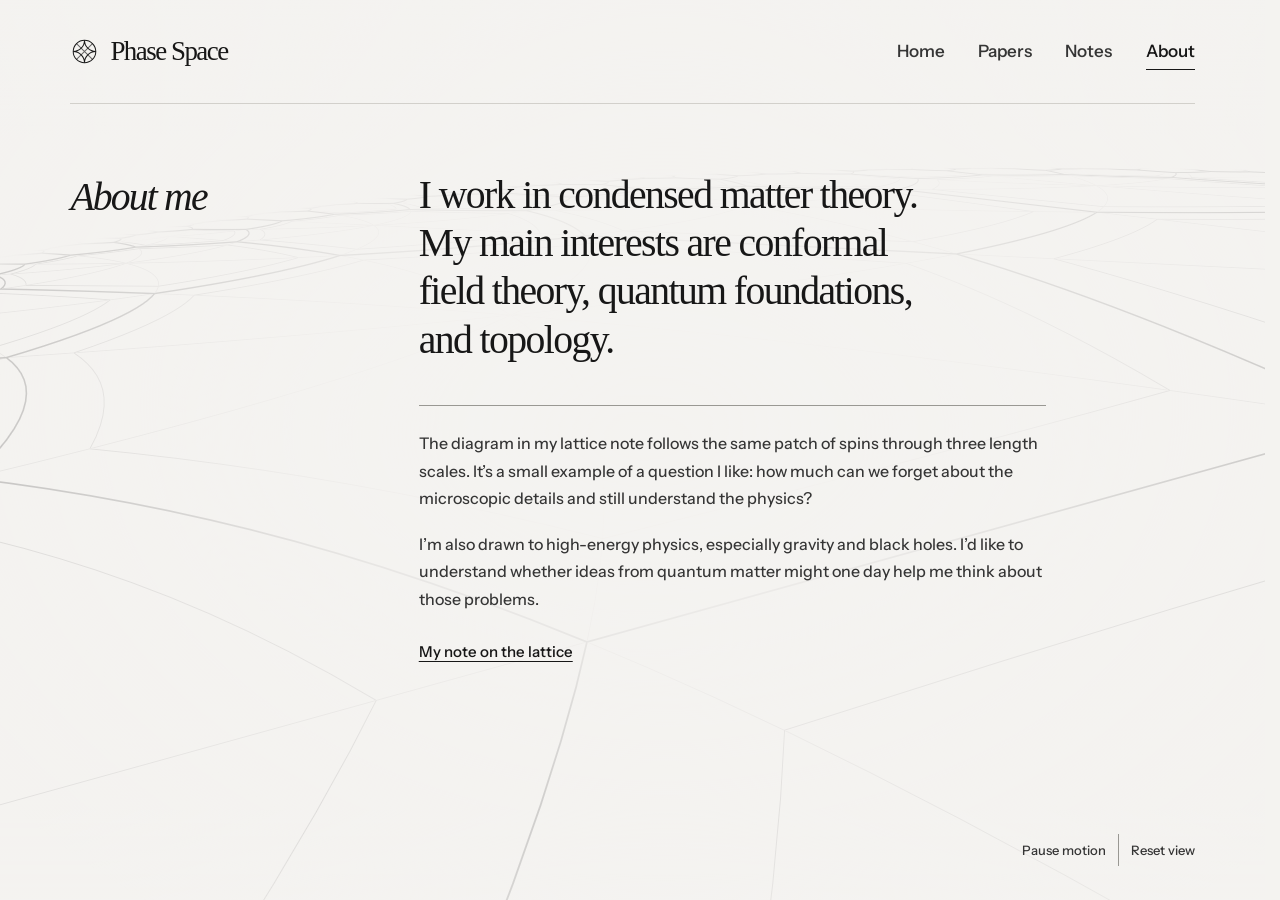
<file: about/index.html>
<!doctype html>
<html lang="en">
<head>
  <meta charset="utf-8">
  <meta name="viewport" content="width=device-width, initial-scale=1">
  <meta name="theme-color" content="#f4f3f0">
  <meta name="description" content="My research interests and the questions that draw me towards gravity.">
  <title>About — Phase Space</title>
  <link rel="icon" href="../assets/observatory.svg">
  <script src="../theme.js?v=2"></script>
  <link rel="stylesheet" href="../style.css?v=route-3">
  <script defer src="../flight-motion.js?v=4"></script>
  <script defer src="../flight.js?v=3"></script>
  <script defer src="../content.js"></script>
  <script defer src="../page.js?v=4"></script>
  <script defer src="../routes.js?v=1"></script>
  <script defer src="../navigation.js?v=1"></script>
</head>
<body data-scene="about">
<!-- flight plate -->
<div class="space flight" aria-hidden="true" data-camera='{"fovDeg":56,"pitchDeg":22,"height":0.086,"originX":0.41,"originZ":-0.26,"radius":0.33,"startDeg":26,"period":156}'>
  <div class="flight-view"><div class="flight-camera"><div class="flight-route">
    <svg class="flight-sheet" viewBox="-1000 -1000 2000 2000" fill="none" stroke="currentColor" focusable="false">
<path data-ink="0" opacity="0.220" stroke-width="0.35" d="M0 0L405.6 0M0 0L286.8 286.8M0 0L0 405.6M0 0L-286.8 286.8M0 0L-405.6 0M0 0L-286.8 -286.8M0 0L-0 -405.6M0 0L286.8 -286.8M594.6 246.3A1189.2 1189.2 0 0 1 405.6 -0M594.6 246.3A1189.2 1189.2 0 0 0 286.8 286.8M594.6 246.3A492.6 492.6 0 0 0 467.1 467.1M594.6 246.3A492.6 492.6 0 0 0 639.8 452.4M594.6 246.3A1189.2 1189.2 0 0 0 739.9 370M594.6 246.3A1189.2 1189.2 0 0 1 784.8 261.6M594.6 246.3A492.6 492.6 0 0 1 772.3 132.5M594.6 246.3A492.6 492.6 0 0 1 660.6 0M246.3 594.6A492.6 492.6 0 0 1 467.1 467.1M246.3 594.6A1189.2 1189.2 0 0 1 286.8 286.8M246.3 594.6A1189.2 1189.2 0 0 0 -0 405.6M246.3 594.6A492.6 492.6 0 0 0 0 660.6M246.3 594.6A492.6 492.6 0 0 0 132.5 772.3M246.3 594.6A1189.2 1189.2 0 0 0 261.6 784.8M246.3 594.6A1189.2 1189.2 0 0 1 370 739.9M246.3 594.6A492.6 492.6 0 0 1 452.4 639.8M-246.3 594.6A492.6 492.6 0 0 1 -132.5 772.3M-246.3 594.6A492.6 492.6 0 0 1 -0 660.6M-246.3 594.6A1189.2 1189.2 0 0 1 -0 405.6M-246.3 594.6A1189.2 1189.2 0 0 0 -286.8 286.8M-246.3 594.6A492.6 492.6 0 0 0 -467.1 467.1M-246.3 594.6A492.6 492.6 0 0 0 -452.4 639.8M-246.3 594.6A1189.2 1189.2 0 0 0 -370 739.9M-246.3 594.6A1189.2 1189.2 0 0 1 -261.6 784.8M-594.6 246.3A1189.2 1189.2 0 0 1 -739.9 370M-594.6 246.3A492.6 492.6 0 0 1 -639.8 452.4M-594.6 246.3A492.6 492.6 0 0 1 -467.1 467.1M-594.6 246.3A1189.2 1189.2 0 0 1 -286.8 286.8M-594.6 246.3A1189.2 1189.2 0 0 0 -405.6 -0M-594.6 246.3A492.6 492.6 0 0 0 -660.6 0M-594.6 246.3A492.6 492.6 0 0 0 -772.3 132.5M-594.6 246.3A1189.2 1189.2 0 0 0 -784.8 261.6M-594.6 -246.3A1189.2 1189.2 0 0 0 -739.9 -370M-594.6 -246.3A1189.2 1189.2 0 0 1 -784.8 -261.6M-594.6 -246.3A492.6 492.6 0 0 1 -772.3 -132.5M-594.6 -246.3A492.6 492.6 0 0 1 -660.6 -0M-594.6 -246.3A1189.2 1189.2 0 0 1 -405.6 0M-594.6 -246.3A1189.2 1189.2 0 0 0 -286.8 -286.8M-594.6 -246.3A492.6 492.6 0 0 0 -467.1 -467.1M-594.6 -246.3A492.6 492.6 0 0 0 -639.8 -452.4M-246.3 -594.6A492.6 492.6 0 0 0 -132.5 -772.3M-246.3 -594.6A1189.2 1189.2 0 0 0 -261.6 -784.8M-246.3 -594.6A1189.2 1189.2 0 0 1 -370 -739.9M-246.3 -594.6A492.6 492.6 0 0 1 -452.4 -639.8M-246.3 -594.6A492.6 492.6 0 0 1 -467.1 -467.1M-246.3 -594.6A1189.2 1189.2 0 0 1 -286.8 -286.8M-246.3 -594.6A1189.2 1189.2 0 0 0 -0 -405.6M-246.3 -594.6A492.6 492.6 0 0 0 -0 -660.6M246.3 -594.6A492.6 492.6 0 0 0 467.1 -467.1M246.3 -594.6A492.6 492.6 0 0 0 452.4 -639.8M246.3 -594.6A1189.2 1189.2 0 0 0 370 -739.9M246.3 -594.6A1189.2 1189.2 0 0 1 261.6 -784.8M246.3 -594.6A492.6 492.6 0 0 1 132.5 -772.3M246.3 -594.6A492.6 492.6 0 0 1 0 -660.6M246.3 -594.6A1189.2 1189.2 0 0 1 -0 -405.6M246.3 -594.6A1189.2 1189.2 0 0 0 286.8 -286.8M594.6 -246.3A1189.2 1189.2 0 0 0 405.6 -0M594.6 -246.3A492.6 492.6 0 0 0 660.6 -0M594.6 -246.3A492.6 492.6 0 0 0 772.3 -132.5M594.6 -246.3A1189.2 1189.2 0 0 0 784.8 -261.6M594.6 -246.3A1189.2 1189.2 0 0 1 739.9 -370M594.6 -246.3A492.6 492.6 0 0 1 639.8 -452.4M594.6 -246.3A492.6 492.6 0 0 1 467.1 -467.1M594.6 -246.3A1189.2 1189.2 0 0 1 286.8 -286.8M594.6 594.6A174.2 174.2 0 0 0 545 695.5M594.6 594.6A246.3 246.3 0 0 0 452.4 639.8M594.6 594.6L467.1 467.1M594.6 594.6A246.3 246.3 0 0 1 639.8 452.4M594.6 594.6A174.2 174.2 0 0 1 695.5 545M594.6 594.6A246.3 246.3 0 0 1 686.8 612.5M594.6 594.6L657.2 657.2M594.6 594.6A246.3 246.3 0 0 0 612.5 686.8M758.8 478.5A128.7 128.7 0 0 0 695.5 545M758.8 478.5A492.6 492.6 0 0 0 639.8 452.4M758.8 478.5A204 204 0 0 1 739.9 370M840.9 348.3A246.3 246.3 0 0 0 739.9 370M840.9 348.3A246.3 246.3 0 0 1 784.8 261.6M874.9 198.2A204 204 0 0 0 784.8 261.6M874.9 198.2A492.6 492.6 0 0 1 772.3 132.5M874.9 198.2A128.7 128.7 0 0 1 877.2 106.4M840.9 -0A246.3 246.3 0 0 1 772.3 -132.5M840.9 -0A174.2 174.2 0 0 1 877.2 -106.4M840.9 -0A246.3 246.3 0 0 1 918.8 -52.5M840.9 -0L929.5 -0M840.9 -0A246.3 246.3 0 0 0 918.8 52.5M840.9 -0A174.2 174.2 0 0 0 877.2 106.4M840.9 -0A246.3 246.3 0 0 0 772.3 132.5M840.9 -0L660.6 0M0 840.9A246.3 246.3 0 0 0 -52.5 918.8M0 840.9A174.2 174.2 0 0 0 -106.4 877.2M0 840.9A246.3 246.3 0 0 0 -132.5 772.3M0 840.9L0 660.6M0 840.9A246.3 246.3 0 0 1 132.5 772.3M0 840.9A174.2 174.2 0 0 1 106.4 877.2M0 840.9A246.3 246.3 0 0 1 52.5 918.8M0 840.9L0 929.5M198.2 874.9A128.7 128.7 0 0 0 106.4 877.2M198.2 874.9A492.6 492.6 0 0 0 132.5 772.3M198.2 874.9A204 204 0 0 1 261.6 784.8M348.3 840.9A246.3 246.3 0 0 0 261.6 784.8M348.3 840.9A246.3 246.3 0 0 1 370 739.9M478.5 758.8A128.7 128.7 0 0 1 545 695.5M478.5 758.8A204 204 0 0 0 370 739.9M478.5 758.8A492.6 492.6 0 0 1 452.4 639.8M-594.6 594.6L-657.2 657.2M-594.6 594.6A246.3 246.3 0 0 0 -686.8 612.5M-594.6 594.6A174.2 174.2 0 0 0 -695.5 545M-594.6 594.6A246.3 246.3 0 0 0 -639.8 452.4M-594.6 594.6L-467.1 467.1M-594.6 594.6A246.3 246.3 0 0 1 -452.4 639.8M-594.6 594.6A174.2 174.2 0 0 1 -545 695.5M-594.6 594.6A246.3 246.3 0 0 1 -612.5 686.8M-478.5 758.8A128.7 128.7 0 0 0 -545 695.5M-478.5 758.8A492.6 492.6 0 0 0 -452.4 639.8M-478.5 758.8A204 204 0 0 1 -370 739.9M-348.3 840.9A246.3 246.3 0 0 0 -370 739.9M-348.3 840.9A246.3 246.3 0 0 1 -261.6 784.8M-198.2 874.9A492.6 492.6 0 0 1 -132.5 772.3M-198.2 874.9A128.7 128.7 0 0 1 -106.4 877.2M-198.2 874.9A204 204 0 0 0 -261.6 784.8M-758.8 478.5A204 204 0 0 0 -739.9 370M-758.8 478.5A492.6 492.6 0 0 1 -639.8 452.4M-758.8 478.5A128.7 128.7 0 0 1 -695.5 545M-840.9 0A246.3 246.3 0 0 1 -918.8 52.5M-840.9 0L-929.5 -0M-840.9 0A246.3 246.3 0 0 0 -918.8 -52.5M-840.9 0A174.2 174.2 0 0 0 -877.2 -106.4M-840.9 0A246.3 246.3 0 0 0 -772.3 -132.5M-840.9 0L-660.6 0M-840.9 0A246.3 246.3 0 0 1 -772.3 132.5M-840.9 0A174.2 174.2 0 0 1 -877.2 106.4M-874.9 198.2A128.7 128.7 0 0 0 -877.2 106.4M-874.9 198.2A492.6 492.6 0 0 0 -772.3 132.5M-874.9 198.2A204 204 0 0 1 -784.8 261.6M-840.9 348.3A246.3 246.3 0 0 1 -739.9 370M-840.9 348.3A246.3 246.3 0 0 0 -784.8 261.6M-840.9 -348.3A246.3 246.3 0 0 0 -739.9 -370M-840.9 -348.3A246.3 246.3 0 0 1 -784.8 -261.6M-874.9 -198.2A204 204 0 0 0 -784.8 -261.6M-874.9 -198.2A492.6 492.6 0 0 1 -772.3 -132.5M-874.9 -198.2A128.7 128.7 0 0 1 -877.2 -106.4M-594.6 -594.6A174.2 174.2 0 0 1 -695.5 -545M-594.6 -594.6A246.3 246.3 0 0 1 -686.8 -612.5M-594.6 -594.6L-657.2 -657.2M-594.6 -594.6A246.3 246.3 0 0 0 -612.5 -686.8M-594.6 -594.6A174.2 174.2 0 0 0 -545 -695.5M-594.6 -594.6A246.3 246.3 0 0 0 -452.4 -639.8M-594.6 -594.6L-467.1 -467.1M-594.6 -594.6A246.3 246.3 0 0 1 -639.8 -452.4M-758.8 -478.5A204 204 0 0 1 -739.9 -370M-758.8 -478.5A128.7 128.7 0 0 0 -695.5 -545M-758.8 -478.5A492.6 492.6 0 0 0 -639.8 -452.4M-198.2 -874.9A492.6 492.6 0 0 0 -132.5 -772.3M-198.2 -874.9A204 204 0 0 1 -261.6 -784.8M-198.2 -874.9A128.7 128.7 0 0 0 -106.4 -877.2M-348.3 -840.9A246.3 246.3 0 0 0 -261.6 -784.8M-348.3 -840.9A246.3 246.3 0 0 1 -370 -739.9M-478.5 -758.8A204 204 0 0 0 -370 -739.9M-478.5 -758.8A492.6 492.6 0 0 1 -452.4 -639.8M-478.5 -758.8A128.7 128.7 0 0 1 -545 -695.5M-0 -840.9A246.3 246.3 0 0 1 -132.5 -772.3M-0 -840.9A174.2 174.2 0 0 1 -106.4 -877.2M-0 -840.9A246.3 246.3 0 0 1 -52.5 -918.8M-0 -840.9L-0 -929.5M-0 -840.9A246.3 246.3 0 0 0 52.5 -918.8M-0 -840.9A174.2 174.2 0 0 0 106.4 -877.2M-0 -840.9A246.3 246.3 0 0 0 132.5 -772.3M-0 -840.9L-0 -660.6M594.6 -594.6L467.1 -467.1M594.6 -594.6A246.3 246.3 0 0 1 452.4 -639.8M594.6 -594.6A174.2 174.2 0 0 1 545 -695.5M594.6 -594.6A246.3 246.3 0 0 1 612.5 -686.8M594.6 -594.6L657.2 -657.2M594.6 -594.6A246.3 246.3 0 0 0 686.8 -612.5M594.6 -594.6A174.2 174.2 0 0 0 695.5 -545M594.6 -594.6A246.3 246.3 0 0 0 639.8 -452.4M478.5 -758.8A128.7 128.7 0 0 0 545 -695.5M478.5 -758.8A492.6 492.6 0 0 0 452.4 -639.8M478.5 -758.8A204 204 0 0 1 370 -739.9M348.3 -840.9A246.3 246.3 0 0 0 370 -739.9M348.3 -840.9A246.3 246.3 0 0 1 261.6 -784.8M198.2 -874.9A204 204 0 0 0 261.6 -784.8M198.2 -874.9A492.6 492.6 0 0 1 132.5 -772.3M198.2 -874.9A128.7 128.7 0 0 1 106.4 -877.2M874.9 -198.2A128.7 128.7 0 0 0 877.2 -106.4M874.9 -198.2A492.6 492.6 0 0 0 772.3 -132.5M874.9 -198.2A204 204 0 0 1 784.8 -261.6M840.9 -348.3A246.3 246.3 0 0 0 784.8 -261.6M840.9 -348.3A246.3 246.3 0 0 1 739.9 -370M758.8 -478.5A204 204 0 0 0 739.9 -370M758.8 -478.5A492.6 492.6 0 0 1 639.8 -452.4M758.8 -478.5A128.7 128.7 0 0 1 695.5 -545"/>
<path data-ink="0" opacity="0.209" stroke-width="0.35" d="M758.8 478.5A111.6 111.6 0 0 0 757.2 548.1M758.8 478.5A111.6 111.6 0 0 1 811.1 417.5M758.8 478.5A128.7 128.7 0 0 1 821.8 466.2M840.9 348.3A102 102 0 0 0 811.1 417.5M840.9 348.3A102 102 0 0 1 868.7 278.3M874.9 198.2A111.6 111.6 0 0 1 923 147.9M874.9 198.2A128.7 128.7 0 0 0 910.7 251.5M874.9 198.2A111.6 111.6 0 0 0 868.7 278.3M198.2 874.9A111.6 111.6 0 0 0 147.9 923M198.2 874.9A111.6 111.6 0 0 1 278.3 868.7M198.2 874.9A128.7 128.7 0 0 1 251.5 910.7M348.3 840.9A102 102 0 0 0 278.3 868.7M348.3 840.9A102 102 0 0 1 417.5 811.1M478.5 758.8A111.6 111.6 0 0 1 548.1 757.2M478.5 758.8A128.7 128.7 0 0 0 466.2 821.8M478.5 758.8A111.6 111.6 0 0 0 417.5 811.1M-478.5 758.8A128.7 128.7 0 0 1 -466.2 821.8M-478.5 758.8A111.6 111.6 0 0 0 -548.1 757.2M-478.5 758.8A111.6 111.6 0 0 1 -417.5 811.1M-348.3 840.9A102 102 0 0 1 -278.3 868.7M-348.3 840.9A102 102 0 0 0 -417.5 811.1M-198.2 874.9A111.6 111.6 0 0 1 -147.9 923M-198.2 874.9A128.7 128.7 0 0 0 -251.5 910.7M-198.2 874.9A111.6 111.6 0 0 0 -278.3 868.7M-758.8 478.5A111.6 111.6 0 0 1 -757.2 548.1M-758.8 478.5A128.7 128.7 0 0 0 -821.8 466.2M-758.8 478.5A111.6 111.6 0 0 0 -811.1 417.5M-874.9 198.2A111.6 111.6 0 0 1 -868.7 278.3M-874.9 198.2A128.7 128.7 0 0 1 -910.7 251.5M-874.9 198.2A111.6 111.6 0 0 0 -923 147.9M-840.9 348.3A102 102 0 0 1 -811.1 417.5M-840.9 348.3A102 102 0 0 0 -868.7 278.3M-840.9 -348.3A102 102 0 0 1 -868.7 -278.3M-840.9 -348.3A102 102 0 0 0 -811.1 -417.5M-874.9 -198.2A111.6 111.6 0 0 0 -868.7 -278.3M-874.9 -198.2A111.6 111.6 0 0 1 -923 -147.9M-874.9 -198.2A128.7 128.7 0 0 0 -910.7 -251.5M-758.8 -478.5A111.6 111.6 0 0 1 -811.1 -417.5M-758.8 -478.5A128.7 128.7 0 0 1 -821.8 -466.2M-758.8 -478.5A111.6 111.6 0 0 0 -757.2 -548.1M-198.2 -874.9A111.6 111.6 0 0 1 -278.3 -868.7M-198.2 -874.9A128.7 128.7 0 0 1 -251.5 -910.7M-198.2 -874.9A111.6 111.6 0 0 0 -147.9 -923M-348.3 -840.9A102 102 0 0 0 -278.3 -868.7M-348.3 -840.9A102 102 0 0 1 -417.5 -811.1M-478.5 -758.8A128.7 128.7 0 0 0 -466.2 -821.8M-478.5 -758.8A111.6 111.6 0 0 0 -417.5 -811.1M-478.5 -758.8A111.6 111.6 0 0 1 -548.1 -757.2M478.5 -758.8A111.6 111.6 0 0 1 417.5 -811.1M478.5 -758.8A128.7 128.7 0 0 1 466.2 -821.8M478.5 -758.8A111.6 111.6 0 0 0 548.1 -757.2M348.3 -840.9A102 102 0 0 0 417.5 -811.1M348.3 -840.9A102 102 0 0 1 278.3 -868.7M198.2 -874.9A128.7 128.7 0 0 0 251.5 -910.7M198.2 -874.9A111.6 111.6 0 0 0 278.3 -868.7M198.2 -874.9A111.6 111.6 0 0 1 147.9 -923M874.9 -198.2A111.6 111.6 0 0 0 923 -147.9M874.9 -198.2A111.6 111.6 0 0 1 868.7 -278.3M874.9 -198.2A128.7 128.7 0 0 1 910.7 -251.5M840.9 -348.3A102 102 0 0 0 868.7 -278.3M840.9 -348.3A102 102 0 0 1 811.1 -417.5M758.8 -478.5A128.7 128.7 0 0 0 821.8 -466.2M758.8 -478.5A111.6 111.6 0 0 0 811.1 -417.5M758.8 -478.5A111.6 111.6 0 0 1 757.2 -548.1M738.9 594.6A492.6 492.6 0 0 1 695.5 545M594.6 738.9A492.6 492.6 0 0 0 545 695.5M942.9 102A492.6 492.6 0 0 0 877.2 106.4M942.9 -102A492.6 492.6 0 0 1 877.2 -106.4M-102 942.9A492.6 492.6 0 0 0 -106.4 877.2M102 942.9A492.6 492.6 0 0 1 106.4 877.2M-738.9 594.6A492.6 492.6 0 0 0 -695.5 545M-594.6 738.9A492.6 492.6 0 0 1 -545 695.5M-942.9 -102A492.6 492.6 0 0 0 -877.2 -106.4M-942.9 102A492.6 492.6 0 0 1 -877.2 106.4M-738.9 -594.6A492.6 492.6 0 0 1 -695.5 -545M-594.6 -738.9A492.6 492.6 0 0 0 -545 -695.5M-102 -942.9A492.6 492.6 0 0 1 -106.4 -877.2M102 -942.9A492.6 492.6 0 0 0 106.4 -877.2M594.6 -738.9A492.6 492.6 0 0 1 545 -695.5M738.9 -594.6A492.6 492.6 0 0 0 695.5 -545"/>
<path data-ink="0" opacity="0.185" stroke-width="0.35" d="M758.8 478.5A204 204 0 0 0 792.3 528.2M758.8 478.5A492.6 492.6 0 0 1 812.6 501.2M840.9 348.3A246.3 246.3 0 0 1 892.2 353.7M840.9 348.3A246.3 246.3 0 0 0 881 380.8M840.9 348.3A102 102 0 0 0 857.6 404.3M840.9 348.3A102 102 0 0 1 892.3 320.6M874.9 198.2A204 204 0 0 1 933.7 186.7M874.9 198.2A492.6 492.6 0 0 0 929 220.2M198.2 874.9A492.6 492.6 0 0 1 220.2 929M198.2 874.9A204 204 0 0 0 186.7 933.7M348.3 840.9A102 102 0 0 1 404.3 857.6M348.3 840.9A246.3 246.3 0 0 1 380.8 881M348.3 840.9A246.3 246.3 0 0 0 353.7 892.2M348.3 840.9A102 102 0 0 0 320.6 892.3M478.5 758.8A204 204 0 0 1 528.2 792.3M478.5 758.8A492.6 492.6 0 0 0 501.2 812.6M-478.5 758.8A492.6 492.6 0 0 1 -501.2 812.6M-478.5 758.8A204 204 0 0 0 -528.2 792.3M-348.3 840.9A102 102 0 0 1 -320.6 892.3M-348.3 840.9A246.3 246.3 0 0 1 -353.7 892.2M-348.3 840.9A246.3 246.3 0 0 0 -380.8 881M-348.3 840.9A102 102 0 0 0 -404.3 857.6M-198.2 874.9A204 204 0 0 1 -186.7 933.7M-198.2 874.9A492.6 492.6 0 0 0 -220.2 929M-758.8 478.5A204 204 0 0 1 -792.3 528.2M-758.8 478.5A492.6 492.6 0 0 0 -812.6 501.2M-874.9 198.2A492.6 492.6 0 0 1 -929 220.2M-874.9 198.2A204 204 0 0 0 -933.7 186.7M-840.9 348.3A102 102 0 0 1 -857.6 404.3M-840.9 348.3A246.3 246.3 0 0 1 -881 380.8M-840.9 348.3A246.3 246.3 0 0 0 -892.2 353.7M-840.9 348.3A102 102 0 0 0 -892.3 320.6M-840.9 -348.3A102 102 0 0 1 -892.3 -320.6M-840.9 -348.3A246.3 246.3 0 0 1 -892.2 -353.7M-840.9 -348.3A246.3 246.3 0 0 0 -881 -380.8M-840.9 -348.3A102 102 0 0 0 -857.6 -404.3M-874.9 -198.2A204 204 0 0 1 -933.7 -186.7M-874.9 -198.2A492.6 492.6 0 0 0 -929 -220.2M-758.8 -478.5A492.6 492.6 0 0 1 -812.6 -501.2M-758.8 -478.5A204 204 0 0 0 -792.3 -528.2M-198.2 -874.9A492.6 492.6 0 0 1 -220.2 -929M-198.2 -874.9A204 204 0 0 0 -186.7 -933.7M-348.3 -840.9A102 102 0 0 1 -404.3 -857.6M-348.3 -840.9A246.3 246.3 0 0 1 -380.8 -881M-348.3 -840.9A246.3 246.3 0 0 0 -353.7 -892.2M-348.3 -840.9A102 102 0 0 0 -320.6 -892.3M-478.5 -758.8A204 204 0 0 1 -528.2 -792.3M-478.5 -758.8A492.6 492.6 0 0 0 -501.2 -812.6M478.5 -758.8A492.6 492.6 0 0 1 501.2 -812.6M478.5 -758.8A204 204 0 0 0 528.2 -792.3M348.3 -840.9A102 102 0 0 0 404.3 -857.6M348.3 -840.9A102 102 0 0 1 320.6 -892.3M348.3 -840.9A246.3 246.3 0 0 1 353.7 -892.2M348.3 -840.9A246.3 246.3 0 0 0 380.8 -881M198.2 -874.9A492.6 492.6 0 0 0 220.2 -929M198.2 -874.9A204 204 0 0 1 186.7 -933.7M874.9 -198.2A492.6 492.6 0 0 1 929 -220.2M874.9 -198.2A204 204 0 0 0 933.7 -186.7M840.9 -348.3A246.3 246.3 0 0 0 892.2 -353.7M840.9 -348.3A102 102 0 0 0 892.3 -320.6M840.9 -348.3A102 102 0 0 1 857.6 -404.3M840.9 -348.3A246.3 246.3 0 0 1 881 -380.8M758.8 -478.5A204 204 0 0 1 792.3 -528.2M758.8 -478.5A492.6 492.6 0 0 0 812.6 -501.2M738.9 594.6A84.5 84.5 0 0 0 686.8 612.5M594.6 738.9A84.5 84.5 0 0 1 612.5 686.8M942.9 102A84.5 84.5 0 0 1 918.8 52.5M942.9 -102A84.5 84.5 0 0 0 918.8 -52.5M-102 942.9A84.5 84.5 0 0 1 -52.5 918.8M102 942.9A84.5 84.5 0 0 0 52.5 918.8M-738.9 594.6A84.5 84.5 0 0 1 -686.8 612.5M-594.6 738.9A84.5 84.5 0 0 0 -612.5 686.8M-942.9 -102A84.5 84.5 0 0 1 -918.8 -52.5M-942.9 102A84.5 84.5 0 0 0 -918.8 52.5M-738.9 -594.6A84.5 84.5 0 0 0 -686.8 -612.5M-594.6 -738.9A84.5 84.5 0 0 1 -612.5 -686.8M-102 -942.9A84.5 84.5 0 0 0 -52.5 -918.8M102 -942.9A84.5 84.5 0 0 1 52.5 -918.8M594.6 -738.9A84.5 84.5 0 0 0 612.5 -686.8M738.9 -594.6A84.5 84.5 0 0 1 686.8 -612.5"/>
<path data-ink="0" opacity="0.152" stroke-width="0.35" d="M738.9 594.6A53.3 53.3 0 0 1 772.2 579.2M738.9 594.6A68 68 0 0 1 757.2 548.1M738.9 594.6A53.3 53.3 0 0 0 723.3 630.9M594.6 738.9A68 68 0 0 0 548.1 757.2M594.6 738.9A53.3 53.3 0 0 0 579.2 772.2M594.6 738.9A53.3 53.3 0 0 1 630.9 723.3M942.9 102A68 68 0 0 0 923 147.9M942.9 102A53.3 53.3 0 0 0 955.6 136.5M942.9 102A53.3 53.3 0 0 1 957.6 65.3M942.9 -102A68 68 0 0 1 923 -147.9M942.9 -102A53.3 53.3 0 0 0 957.6 -65.3M942.9 -102A53.3 53.3 0 0 1 955.6 -136.5M-102 942.9A68 68 0 0 0 -147.9 923M-102 942.9A53.3 53.3 0 0 0 -136.5 955.6M-102 942.9A53.3 53.3 0 0 1 -65.3 957.6M102 942.9A53.3 53.3 0 0 1 136.5 955.6M102 942.9A68 68 0 0 1 147.9 923M102 942.9A53.3 53.3 0 0 0 65.3 957.6M-738.9 594.6A53.3 53.3 0 0 1 -723.3 630.9M-738.9 594.6A68 68 0 0 0 -757.2 548.1M-738.9 594.6A53.3 53.3 0 0 0 -772.2 579.2M-594.6 738.9A53.3 53.3 0 0 0 -630.9 723.3M-594.6 738.9A53.3 53.3 0 0 1 -579.2 772.2M-594.6 738.9A68 68 0 0 1 -548.1 757.2M-942.9 -102A53.3 53.3 0 0 1 -957.6 -65.3M-942.9 -102A68 68 0 0 0 -923 -147.9M-942.9 -102A53.3 53.3 0 0 0 -955.6 -136.5M-942.9 102A53.3 53.3 0 0 0 -957.6 65.3M-942.9 102A53.3 53.3 0 0 1 -955.6 136.5M-942.9 102A68 68 0 0 1 -923 147.9M-738.9 -594.6A53.3 53.3 0 0 0 -723.3 -630.9M-738.9 -594.6A53.3 53.3 0 0 1 -772.2 -579.2M-738.9 -594.6A68 68 0 0 1 -757.2 -548.1M-594.6 -738.9A53.3 53.3 0 0 1 -630.9 -723.3M-594.6 -738.9A68 68 0 0 0 -548.1 -757.2M-594.6 -738.9A53.3 53.3 0 0 0 -579.2 -772.2M-102 -942.9A53.3 53.3 0 0 0 -65.3 -957.6M-102 -942.9A53.3 53.3 0 0 1 -136.5 -955.6M-102 -942.9A68 68 0 0 1 -147.9 -923M102 -942.9A53.3 53.3 0 0 1 65.3 -957.6M102 -942.9A68 68 0 0 0 147.9 -923M102 -942.9A53.3 53.3 0 0 0 136.5 -955.6M594.6 -738.9A53.3 53.3 0 0 1 579.2 -772.2M594.6 -738.9A68 68 0 0 1 548.1 -757.2M594.6 -738.9A53.3 53.3 0 0 0 630.9 -723.3M738.9 -594.6A53.3 53.3 0 0 0 772.2 -579.2M738.9 -594.6A53.3 53.3 0 0 1 723.3 -630.9M738.9 -594.6A68 68 0 0 0 757.2 -548.1"/>
<path data-ink="0" opacity="0.101" stroke-width="0.35" d="M738.9 594.6A492.6 492.6 0 0 0 760.3 614.8M738.9 594.6A84.5 84.5 0 0 1 769.2 600.2M738.9 594.6A68 68 0 0 0 746.4 625.6M594.6 738.9A84.5 84.5 0 0 0 600.2 769.2M594.6 738.9A492.6 492.6 0 0 1 614.8 760.3M594.6 738.9A68 68 0 0 1 625.6 746.4M942.9 102A84.5 84.5 0 0 0 968.3 119.5M942.9 102A492.6 492.6 0 0 1 972.4 102.9M942.9 102A68 68 0 0 1 970.2 85.4M942.9 -102A68 68 0 0 0 970.2 -85.4M942.9 -102A492.6 492.6 0 0 0 972.4 -102.9M942.9 -102A84.5 84.5 0 0 1 968.3 -119.5M-102 942.9A84.5 84.5 0 0 0 -119.5 968.3M-102 942.9A492.6 492.6 0 0 1 -102.9 972.4M-102 942.9A68 68 0 0 1 -85.4 970.2M102 942.9A68 68 0 0 0 85.4 970.2M102 942.9A492.6 492.6 0 0 0 102.9 972.4M102 942.9A84.5 84.5 0 0 1 119.5 968.3M-738.9 594.6A84.5 84.5 0 0 0 -769.2 600.2M-738.9 594.6A492.6 492.6 0 0 1 -760.3 614.8M-738.9 594.6A68 68 0 0 1 -746.4 625.6M-594.6 738.9A68 68 0 0 0 -625.6 746.4M-594.6 738.9A492.6 492.6 0 0 0 -614.8 760.3M-594.6 738.9A84.5 84.5 0 0 1 -600.2 769.2M-942.9 -102A68 68 0 0 1 -970.2 -85.4M-942.9 -102A84.5 84.5 0 0 0 -968.3 -119.5M-942.9 -102A492.6 492.6 0 0 1 -972.4 -102.9M-942.9 102A68 68 0 0 0 -970.2 85.4M-942.9 102A492.6 492.6 0 0 0 -972.4 102.9M-942.9 102A84.5 84.5 0 0 1 -968.3 119.5M-738.9 -594.6A68 68 0 0 0 -746.4 -625.6M-738.9 -594.6A492.6 492.6 0 0 0 -760.3 -614.8M-738.9 -594.6A84.5 84.5 0 0 1 -769.2 -600.2M-594.6 -738.9A492.6 492.6 0 0 1 -614.8 -760.3M-594.6 -738.9A68 68 0 0 1 -625.6 -746.4M-594.6 -738.9A84.5 84.5 0 0 0 -600.2 -769.2M-102 -942.9A68 68 0 0 0 -85.4 -970.2M-102 -942.9A492.6 492.6 0 0 0 -102.9 -972.4M-102 -942.9A84.5 84.5 0 0 1 -119.5 -968.3M102 -942.9A84.5 84.5 0 0 0 119.5 -968.3M102 -942.9A492.6 492.6 0 0 1 102.9 -972.4M102 -942.9A68 68 0 0 1 85.4 -970.2M594.6 -738.9A68 68 0 0 0 625.6 -746.4M594.6 -738.9A492.6 492.6 0 0 0 614.8 -760.3M594.6 -738.9A84.5 84.5 0 0 1 600.2 -769.2M738.9 -594.6A84.5 84.5 0 0 0 769.2 -600.2M738.9 -594.6A492.6 492.6 0 0 1 760.3 -614.8M738.9 -594.6A68 68 0 0 1 746.4 -625.6"/>
<path data-ink="1" opacity="0.290" stroke-width="0.42" d="M348.8 0A1424.2 1424.2 0 0 0 246.7 246.7M246.7 246.7A1424.2 1424.2 0 0 0 0 348.8M0 348.8A1424.2 1424.2 0 0 0 -246.7 246.7M-246.7 246.7A1424.2 1424.2 0 0 0 -348.8 0M-348.8 0A1424.2 1424.2 0 0 0 -246.7 -246.7M-246.7 -246.7A1424.2 1424.2 0 0 0 -0 -348.8M-0 -348.8A1424.2 1424.2 0 0 0 246.7 -246.7M246.7 -246.7A1424.2 1424.2 0 0 0 348.8 0M433.9 46.6A4915.7 4915.7 0 0 1 642.8 33.7M642.8 33.7A589.9 589.9 0 0 0 747.5 142.4M747.5 142.4A278.3 278.3 0 0 0 763 258.3M763 258.3A228.3 228.3 0 0 0 722.1 356.9M722.1 356.9A278.3 278.3 0 0 0 629.3 427.8M629.3 427.8A589.9 589.9 0 0 0 478.4 430.7M478.4 430.7A4915.7 4915.7 0 0 1 339.8 273.9M339.8 273.9A1010.3 1010.3 0 0 1 433.9 46.6M430.7 478.4A589.9 589.9 0 0 0 427.8 629.3M427.8 629.3A278.3 278.3 0 0 0 356.9 722.1M356.9 722.1A228.3 228.3 0 0 0 258.3 763M258.3 763A278.3 278.3 0 0 0 142.4 747.5M142.4 747.5A589.9 589.9 0 0 0 33.7 642.8M33.7 642.8A4915.7 4915.7 0 0 1 46.6 433.9M46.6 433.9A1010.3 1010.3 0 0 1 273.9 339.8M273.9 339.8A4915.7 4915.7 0 0 1 430.7 478.4M-142.4 747.5A278.3 278.3 0 0 0 -258.3 763M-258.3 763A228.3 228.3 0 0 0 -356.9 722.1M-356.9 722.1A278.3 278.3 0 0 0 -427.8 629.3M-427.8 629.3A589.9 589.9 0 0 0 -430.7 478.4M-430.7 478.4A4915.7 4915.7 0 0 1 -273.9 339.8M-273.9 339.8A1010.3 1010.3 0 0 1 -46.6 433.9M-46.6 433.9A4915.7 4915.7 0 0 1 -33.7 642.8M-33.7 642.8A589.9 589.9 0 0 0 -142.4 747.5M-722.1 356.9A228.3 228.3 0 0 0 -763 258.3M-763 258.3A278.3 278.3 0 0 0 -747.5 142.4M-747.5 142.4A589.9 589.9 0 0 0 -642.8 33.7M-642.8 33.7A4915.7 4915.7 0 0 1 -433.9 46.6M-433.9 46.6A1010.3 1010.3 0 0 1 -339.8 273.9M-339.8 273.9A4915.7 4915.7 0 0 1 -478.4 430.7M-478.4 430.7A589.9 589.9 0 0 0 -629.3 427.8M-629.3 427.8A278.3 278.3 0 0 0 -722.1 356.9M-722.1 -356.9A278.3 278.3 0 0 0 -629.3 -427.8M-629.3 -427.8A589.9 589.9 0 0 0 -478.4 -430.7M-478.4 -430.7A4915.7 4915.7 0 0 1 -339.8 -273.9M-339.8 -273.9A1010.3 1010.3 0 0 1 -433.9 -46.6M-433.9 -46.6A4915.7 4915.7 0 0 1 -642.8 -33.7M-642.8 -33.7A589.9 589.9 0 0 0 -747.5 -142.4M-747.5 -142.4A278.3 278.3 0 0 0 -763 -258.3M-763 -258.3A228.3 228.3 0 0 0 -722.1 -356.9M-142.4 -747.5A589.9 589.9 0 0 0 -33.7 -642.8M-33.7 -642.8A4915.7 4915.7 0 0 1 -46.6 -433.9M-46.6 -433.9A1010.3 1010.3 0 0 1 -273.9 -339.8M-273.9 -339.8A4915.7 4915.7 0 0 1 -430.7 -478.4M-430.7 -478.4A589.9 589.9 0 0 0 -427.8 -629.3M-427.8 -629.3A278.3 278.3 0 0 0 -356.9 -722.1M-356.9 -722.1A228.3 228.3 0 0 0 -258.3 -763M-258.3 -763A278.3 278.3 0 0 0 -142.4 -747.5M430.7 -478.4A4915.7 4915.7 0 0 1 273.9 -339.8M273.9 -339.8A1010.3 1010.3 0 0 1 46.6 -433.9M46.6 -433.9A4915.7 4915.7 0 0 1 33.7 -642.8M33.7 -642.8A589.9 589.9 0 0 0 142.4 -747.5M142.4 -747.5A278.3 278.3 0 0 0 258.3 -763M258.3 -763A228.3 228.3 0 0 0 356.9 -722.1M356.9 -722.1A278.3 278.3 0 0 0 427.8 -629.3M427.8 -629.3A589.9 589.9 0 0 0 430.7 -478.4M433.9 -46.6A1010.3 1010.3 0 0 1 339.8 -273.9M339.8 -273.9A4915.7 4915.7 0 0 1 478.4 -430.7M478.4 -430.7A589.9 589.9 0 0 0 629.3 -427.8M629.3 -427.8A278.3 278.3 0 0 0 722.1 -356.9M722.1 -356.9A228.3 228.3 0 0 0 763 -258.3M763 -258.3A278.3 278.3 0 0 0 747.5 -142.4M747.5 -142.4A589.9 589.9 0 0 0 642.8 -33.7M642.8 -33.7A4915.7 4915.7 0 0 1 433.9 -46.6M547.6 680.6A710.5 710.5 0 0 0 474 626.2M474 626.2A418.5 418.5 0 0 1 492.4 492.4M492.4 492.4A418.5 418.5 0 0 1 626.2 474M626.2 474A710.5 710.5 0 0 0 680.6 547.6M680.6 547.6A147.6 147.6 0 0 0 676.8 608.7M608.7 676.8A147.6 147.6 0 0 0 547.6 680.6M702 531.8A373.5 373.5 0 0 1 664.1 455.2M664.1 455.2A218.5 218.5 0 0 1 738.9 390.4M738.9 390.4A132094 132094 0 0 0 801.2 423.4M812 406.1A593.7 593.7 0 0 1 758.6 362.5M758.6 362.5A182.4 182.4 0 0 1 792.7 280.1M792.7 280.1A593.7 593.7 0 0 1 861.4 287M866 267.2A132094 132094 0 0 0 798.5 246.4M798.5 246.4A218.5 218.5 0 0 1 791.5 147.7M791.5 147.7A373.5 373.5 0 0 1 872.4 120.3M777.9 -107.6A710.5 710.5 0 0 0 868.5 -94.1M868.5 -94.1A147.6 147.6 0 0 0 909 -48.1M909 48.1A147.6 147.6 0 0 0 868.5 94.1M868.5 94.1A710.5 710.5 0 0 0 777.9 107.6M777.9 107.6A418.5 418.5 0 0 1 696.3 0M696.3 0A418.5 418.5 0 0 1 777.9 -107.6M-48.1 909A147.6 147.6 0 0 0 -94.1 868.5M-94.1 868.5A710.5 710.5 0 0 0 -107.6 777.9M-107.6 777.9A418.5 418.5 0 0 1 0 696.3M0 696.3A418.5 418.5 0 0 1 107.6 777.9M107.6 777.9A710.5 710.5 0 0 0 94.1 868.5M94.1 868.5A147.6 147.6 0 0 0 48.1 909M120.3 872.4A373.5 373.5 0 0 1 147.7 791.5M147.7 791.5A218.5 218.5 0 0 1 246.4 798.5M246.4 798.5A132094 132094 0 0 0 267.2 866M287 861.4A593.7 593.7 0 0 1 280.1 792.7M280.1 792.7A182.4 182.4 0 0 1 362.5 758.6M362.5 758.6A593.7 593.7 0 0 1 406.1 812M423.4 801.2A132094 132094 0 0 0 390.4 738.9M390.4 738.9A218.5 218.5 0 0 1 455.2 664.1M455.2 664.1A373.5 373.5 0 0 1 531.8 702M-676.8 608.7A147.6 147.6 0 0 0 -680.6 547.6M-680.6 547.6A710.5 710.5 0 0 0 -626.2 474M-626.2 474A418.5 418.5 0 0 1 -492.4 492.4M-492.4 492.4A418.5 418.5 0 0 1 -474 626.2M-474 626.2A710.5 710.5 0 0 0 -547.6 680.6M-547.6 680.6A147.6 147.6 0 0 0 -608.7 676.8M-531.8 702A373.5 373.5 0 0 1 -455.2 664.1M-455.2 664.1A218.5 218.5 0 0 1 -390.4 738.9M-390.4 738.9A132094 132094 0 0 0 -423.4 801.2M-406.1 812A593.7 593.7 0 0 1 -362.5 758.6M-362.5 758.6A182.4 182.4 0 0 1 -280.1 792.7M-280.1 792.7A593.7 593.7 0 0 1 -287 861.4M-147.7 791.5A373.5 373.5 0 0 1 -120.3 872.4M-267.2 866A132094 132094 0 0 0 -246.4 798.5M-246.4 798.5A218.5 218.5 0 0 1 -147.7 791.5M-738.9 390.4A218.5 218.5 0 0 1 -664.1 455.2M-664.1 455.2A373.5 373.5 0 0 1 -702 531.8M-801.2 423.4A132094 132094 0 0 0 -738.9 390.4M-909 -48.1A147.6 147.6 0 0 0 -868.5 -94.1M-868.5 -94.1A710.5 710.5 0 0 0 -777.9 -107.6M-777.9 -107.6A418.5 418.5 0 0 1 -696.3 0M-696.3 0A418.5 418.5 0 0 1 -777.9 107.6M-777.9 107.6A710.5 710.5 0 0 0 -868.5 94.1M-868.5 94.1A147.6 147.6 0 0 0 -909 48.1M-872.4 120.3A373.5 373.5 0 0 1 -791.5 147.7M-791.5 147.7A218.5 218.5 0 0 1 -798.5 246.4M-798.5 246.4A132094 132094 0 0 0 -866 267.2M-758.6 362.5A593.7 593.7 0 0 1 -812 406.1M-861.4 287A593.7 593.7 0 0 1 -792.7 280.1M-792.7 280.1A182.4 182.4 0 0 1 -758.6 362.5M-758.6 -362.5A182.4 182.4 0 0 1 -792.7 -280.1M-792.7 -280.1A593.7 593.7 0 0 1 -861.4 -287M-812 -406.1A593.7 593.7 0 0 1 -758.6 -362.5M-866 -267.2A132094 132094 0 0 0 -798.5 -246.4M-798.5 -246.4A218.5 218.5 0 0 1 -791.5 -147.7M-791.5 -147.7A373.5 373.5 0 0 1 -872.4 -120.3M-680.6 -547.6A147.6 147.6 0 0 0 -676.8 -608.7M-608.7 -676.8A147.6 147.6 0 0 0 -547.6 -680.6M-547.6 -680.6A710.5 710.5 0 0 0 -474 -626.2M-474 -626.2A418.5 418.5 0 0 1 -492.4 -492.4M-492.4 -492.4A418.5 418.5 0 0 1 -626.2 -474M-626.2 -474A710.5 710.5 0 0 0 -680.6 -547.6M-738.9 -390.4A132094 132094 0 0 0 -801.2 -423.4M-702 -531.8A373.5 373.5 0 0 1 -664.1 -455.2M-664.1 -455.2A218.5 218.5 0 0 1 -738.9 -390.4M-147.7 -791.5A218.5 218.5 0 0 1 -246.4 -798.5M-246.4 -798.5A132094 132094 0 0 0 -267.2 -866M-120.3 -872.4A373.5 373.5 0 0 1 -147.7 -791.5M-287 -861.4A593.7 593.7 0 0 1 -280.1 -792.7M-280.1 -792.7A182.4 182.4 0 0 1 -362.5 -758.6M-362.5 -758.6A593.7 593.7 0 0 1 -406.1 -812M-423.4 -801.2A132094 132094 0 0 0 -390.4 -738.9M-390.4 -738.9A218.5 218.5 0 0 1 -455.2 -664.1M-455.2 -664.1A373.5 373.5 0 0 1 -531.8 -702M-107.6 -777.9A710.5 710.5 0 0 0 -94.1 -868.5M-94.1 -868.5A147.6 147.6 0 0 0 -48.1 -909M48.1 -909A147.6 147.6 0 0 0 94.1 -868.5M94.1 -868.5A710.5 710.5 0 0 0 107.6 -777.9M107.6 -777.9A418.5 418.5 0 0 1 -0 -696.3M-0 -696.3A418.5 418.5 0 0 1 -107.6 -777.9M492.4 -492.4A418.5 418.5 0 0 1 474 -626.2M474 -626.2A710.5 710.5 0 0 0 547.6 -680.6M547.6 -680.6A147.6 147.6 0 0 0 608.7 -676.8M676.8 -608.7A147.6 147.6 0 0 0 680.6 -547.6M680.6 -547.6A710.5 710.5 0 0 0 626.2 -474M626.2 -474A418.5 418.5 0 0 1 492.4 -492.4M531.8 -702A373.5 373.5 0 0 1 455.2 -664.1M455.2 -664.1A218.5 218.5 0 0 1 390.4 -738.9M390.4 -738.9A132094 132094 0 0 0 423.4 -801.2M406.1 -812A593.7 593.7 0 0 1 362.5 -758.6M362.5 -758.6A182.4 182.4 0 0 1 280.1 -792.7M280.1 -792.7A593.7 593.7 0 0 1 287 -861.4M267.2 -866A132094 132094 0 0 0 246.4 -798.5M246.4 -798.5A218.5 218.5 0 0 1 147.7 -791.5M147.7 -791.5A373.5 373.5 0 0 1 120.3 -872.4M872.4 -120.3A373.5 373.5 0 0 1 791.5 -147.7M791.5 -147.7A218.5 218.5 0 0 1 798.5 -246.4M798.5 -246.4A132094 132094 0 0 0 866 -267.2M861.4 -287A593.7 593.7 0 0 1 792.7 -280.1M792.7 -280.1A182.4 182.4 0 0 1 758.6 -362.5M758.6 -362.5A593.7 593.7 0 0 1 812 -406.1M801.2 -423.4A132094 132094 0 0 0 738.9 -390.4M738.9 -390.4A218.5 218.5 0 0 1 664.1 -455.2M664.1 -455.2A373.5 373.5 0 0 1 702 -531.8"/>
<path data-ink="1" opacity="0.275" stroke-width="0.42" d="M676.8 608.7A94.6 94.6 0 0 0 650.5 650.5M650.5 650.5A94.6 94.6 0 0 0 608.7 676.8M755 539.6A217.8 217.8 0 0 0 702 531.8M872.4 120.3A217.8 217.8 0 0 0 915.5 152.3M909 -48.1A94.6 94.6 0 0 0 919.9 -0M919.9 -0A94.6 94.6 0 0 0 909 48.1M48.1 909A94.6 94.6 0 0 0 0 919.9M0 919.9A94.6 94.6 0 0 0 -48.1 909M152.3 915.5A217.8 217.8 0 0 0 120.3 872.4M531.8 702A217.8 217.8 0 0 0 539.6 755M-650.5 650.5A94.6 94.6 0 0 0 -676.8 608.7M-608.7 676.8A94.6 94.6 0 0 0 -650.5 650.5M-539.6 755A217.8 217.8 0 0 0 -531.8 702M-120.3 872.4A217.8 217.8 0 0 0 -152.3 915.5M-702 531.8A217.8 217.8 0 0 0 -755 539.6M-909 48.1A94.6 94.6 0 0 0 -919.9 0M-919.9 0A94.6 94.6 0 0 0 -909 -48.1M-915.5 152.3A217.8 217.8 0 0 0 -872.4 120.3M-872.4 -120.3A217.8 217.8 0 0 0 -915.5 -152.3M-676.8 -608.7A94.6 94.6 0 0 0 -650.5 -650.5M-650.5 -650.5A94.6 94.6 0 0 0 -608.7 -676.8M-755 -539.6A217.8 217.8 0 0 0 -702 -531.8M-152.3 -915.5A217.8 217.8 0 0 0 -120.3 -872.4M-531.8 -702A217.8 217.8 0 0 0 -539.6 -755M-48.1 -909A94.6 94.6 0 0 0 -0 -919.9M-0 -919.9A94.6 94.6 0 0 0 48.1 -909M608.7 -676.8A94.6 94.6 0 0 0 650.5 -650.5M650.5 -650.5A94.6 94.6 0 0 0 676.8 -608.7M539.6 -755A217.8 217.8 0 0 0 531.8 -702M120.3 -872.4A217.8 217.8 0 0 0 152.3 -915.5M915.5 -152.3A217.8 217.8 0 0 0 872.4 -120.3M702 -531.8A217.8 217.8 0 0 0 755 -539.6M695.1 606.8A112.9 112.9 0 0 1 704 555.8M704 555.8A143.6 143.6 0 0 1 751.9 554.6M555.8 704A112.9 112.9 0 0 1 606.8 695.1M554.6 751.9A143.6 143.6 0 0 1 555.8 704M923.8 139.5A143.6 143.6 0 0 1 890.8 104.8M890.8 104.8A112.9 112.9 0 0 1 920.6 62.4M920.6 -62.4A112.9 112.9 0 0 1 890.8 -104.8M890.8 -104.8A143.6 143.6 0 0 1 923.8 -139.5M-139.5 923.8A143.6 143.6 0 0 1 -104.8 890.8M-104.8 890.8A112.9 112.9 0 0 1 -62.4 920.6M62.4 920.6A112.9 112.9 0 0 1 104.8 890.8M104.8 890.8A143.6 143.6 0 0 1 139.5 923.8M-751.9 554.6A143.6 143.6 0 0 1 -704 555.8M-704 555.8A112.9 112.9 0 0 1 -695.1 606.8M-606.8 695.1A112.9 112.9 0 0 1 -555.8 704M-555.8 704A143.6 143.6 0 0 1 -554.6 751.9M-923.8 -139.5A143.6 143.6 0 0 1 -890.8 -104.8M-890.8 -104.8A112.9 112.9 0 0 1 -920.6 -62.4M-920.6 62.4A112.9 112.9 0 0 1 -890.8 104.8M-890.8 104.8A143.6 143.6 0 0 1 -923.8 139.5M-704 -555.8A143.6 143.6 0 0 1 -751.9 -554.6M-695.1 -606.8A112.9 112.9 0 0 1 -704 -555.8M-554.6 -751.9A143.6 143.6 0 0 1 -555.8 -704M-555.8 -704A112.9 112.9 0 0 1 -606.8 -695.1M-62.4 -920.6A112.9 112.9 0 0 1 -104.8 -890.8M-104.8 -890.8A143.6 143.6 0 0 1 -139.5 -923.8M139.5 -923.8A143.6 143.6 0 0 1 104.8 -890.8M104.8 -890.8A112.9 112.9 0 0 1 62.4 -920.6M606.8 -695.1A112.9 112.9 0 0 1 555.8 -704M555.8 -704A143.6 143.6 0 0 1 554.6 -751.9M751.9 -554.6A143.6 143.6 0 0 1 704 -555.8M704 -555.8A112.9 112.9 0 0 1 695.1 -606.8"/>
<path data-ink="1" opacity="0.244" stroke-width="0.42" d="M787.9 523.3A77.1 77.1 0 0 0 755 539.6M801.2 423.4A119.2 119.2 0 0 0 814.3 465.9M854 398.3A133.6 133.6 0 0 0 812 406.1M861.4 287A133.6 133.6 0 0 0 885.5 322.2M915.5 152.3A77.1 77.1 0 0 0 927.1 187.1M905.3 246.3A119.2 119.2 0 0 0 866 267.2M187.1 927.1A77.1 77.1 0 0 0 152.3 915.5M267.2 866A119.2 119.2 0 0 0 246.3 905.3M322.2 885.5A133.6 133.6 0 0 0 287 861.4M406.1 812A133.6 133.6 0 0 0 398.3 854M539.6 755A77.1 77.1 0 0 0 523.3 787.9M465.9 814.3A119.2 119.2 0 0 0 423.4 801.2M-523.3 787.9A77.1 77.1 0 0 0 -539.6 755M-423.4 801.2A119.2 119.2 0 0 0 -465.9 814.3M-287 861.4A133.6 133.6 0 0 0 -322.2 885.5M-398.3 854A133.6 133.6 0 0 0 -406.1 812M-152.3 915.5A77.1 77.1 0 0 0 -187.1 927.1M-246.3 905.3A119.2 119.2 0 0 0 -267.2 866M-755 539.6A77.1 77.1 0 0 0 -787.9 523.3M-814.3 465.9A119.2 119.2 0 0 0 -801.2 423.4M-866 267.2A119.2 119.2 0 0 0 -905.3 246.3M-927.1 187.1A77.1 77.1 0 0 0 -915.5 152.3M-812 406.1A133.6 133.6 0 0 0 -854 398.3M-885.5 322.2A133.6 133.6 0 0 0 -861.4 287M-861.4 -287A133.6 133.6 0 0 0 -885.5 -322.2M-854 -398.3A133.6 133.6 0 0 0 -812 -406.1M-915.5 -152.3A77.1 77.1 0 0 0 -927.1 -187.1M-905.3 -246.3A119.2 119.2 0 0 0 -866 -267.2M-801.2 -423.4A119.2 119.2 0 0 0 -814.3 -465.9M-787.9 -523.3A77.1 77.1 0 0 0 -755 -539.6M-267.2 -866A119.2 119.2 0 0 0 -246.3 -905.3M-187.1 -927.1A77.1 77.1 0 0 0 -152.3 -915.5M-406.1 -812A133.6 133.6 0 0 0 -398.3 -854M-322.2 -885.5A133.6 133.6 0 0 0 -287 -861.4M-465.9 -814.3A119.2 119.2 0 0 0 -423.4 -801.2M-539.6 -755A77.1 77.1 0 0 0 -523.3 -787.9M423.4 -801.2A119.2 119.2 0 0 0 465.9 -814.3M523.3 -787.9A77.1 77.1 0 0 0 539.6 -755M398.3 -854A133.6 133.6 0 0 0 406.1 -812M287 -861.4A133.6 133.6 0 0 0 322.2 -885.5M246.3 -905.3A119.2 119.2 0 0 0 267.2 -866M152.3 -915.5A77.1 77.1 0 0 0 187.1 -927.1M866 -267.2A119.2 119.2 0 0 0 905.3 -246.3M927.1 -187.1A77.1 77.1 0 0 0 915.5 -152.3M885.5 -322.2A133.6 133.6 0 0 0 861.4 -287M812 -406.1A133.6 133.6 0 0 0 854 -398.3M814.3 -465.9A119.2 119.2 0 0 0 801.2 -423.4M755 -539.6A77.1 77.1 0 0 0 787.9 -523.3"/>
<path data-ink="1" opacity="0.200" stroke-width="0.42" d="M814.3 465.9A63.9 63.9 0 0 0 806.9 498.4M806.9 498.4A57 57 0 0 0 787.9 523.3M886.8 352.6A48.9 48.9 0 0 0 876.4 377.7M876.4 377.7A60.1 60.1 0 0 0 854 398.3M885.5 322.2A60.1 60.1 0 0 0 886.8 352.6M927.1 187.1A57 57 0 0 0 923.1 218.1M923.1 218.1A63.9 63.9 0 0 0 905.3 246.3M218.1 923.1A57 57 0 0 0 187.1 927.1M246.3 905.3A63.9 63.9 0 0 0 218.1 923.1M398.3 854A60.1 60.1 0 0 0 377.7 876.4M377.7 876.4A48.9 48.9 0 0 0 352.6 886.8M352.6 886.8A60.1 60.1 0 0 0 322.2 885.5M523.3 787.9A57 57 0 0 0 498.4 806.9M498.4 806.9A63.9 63.9 0 0 0 465.9 814.3M-465.9 814.3A63.9 63.9 0 0 0 -498.4 806.9M-498.4 806.9A57 57 0 0 0 -523.3 787.9M-322.2 885.5A60.1 60.1 0 0 0 -352.6 886.8M-352.6 886.8A48.9 48.9 0 0 0 -377.7 876.4M-377.7 876.4A60.1 60.1 0 0 0 -398.3 854M-187.1 927.1A57 57 0 0 0 -218.1 923.1M-218.1 923.1A63.9 63.9 0 0 0 -246.3 905.3M-787.9 523.3A57 57 0 0 0 -806.9 498.4M-806.9 498.4A63.9 63.9 0 0 0 -814.3 465.9M-905.3 246.3A63.9 63.9 0 0 0 -923.1 218.1M-923.1 218.1A57 57 0 0 0 -927.1 187.1M-854 398.3A60.1 60.1 0 0 0 -876.4 377.7M-876.4 377.7A48.9 48.9 0 0 0 -886.8 352.6M-886.8 352.6A60.1 60.1 0 0 0 -885.5 322.2M-885.5 -322.2A60.1 60.1 0 0 0 -886.8 -352.6M-886.8 -352.6A48.9 48.9 0 0 0 -876.4 -377.7M-876.4 -377.7A60.1 60.1 0 0 0 -854 -398.3M-927.1 -187.1A57 57 0 0 0 -923.1 -218.1M-923.1 -218.1A63.9 63.9 0 0 0 -905.3 -246.3M-814.3 -465.9A63.9 63.9 0 0 0 -806.9 -498.4M-806.9 -498.4A57 57 0 0 0 -787.9 -523.3M-246.3 -905.3A63.9 63.9 0 0 0 -218.1 -923.1M-218.1 -923.1A57 57 0 0 0 -187.1 -927.1M-398.3 -854A60.1 60.1 0 0 0 -377.7 -876.4M-377.7 -876.4A48.9 48.9 0 0 0 -352.6 -886.8M-352.6 -886.8A60.1 60.1 0 0 0 -322.2 -885.5M-523.3 -787.9A57 57 0 0 0 -498.4 -806.9M-498.4 -806.9A63.9 63.9 0 0 0 -465.9 -814.3M465.9 -814.3A63.9 63.9 0 0 0 498.4 -806.9M498.4 -806.9A57 57 0 0 0 523.3 -787.9M322.2 -885.5A60.1 60.1 0 0 0 352.6 -886.8M352.6 -886.8A48.9 48.9 0 0 0 377.7 -876.4M377.7 -876.4A60.1 60.1 0 0 0 398.3 -854M218.1 -923.1A63.9 63.9 0 0 0 246.3 -905.3M187.1 -927.1A57 57 0 0 0 218.1 -923.1M905.3 -246.3A63.9 63.9 0 0 0 923.1 -218.1M923.1 -218.1A57 57 0 0 0 927.1 -187.1M886.8 -352.6A60.1 60.1 0 0 0 885.5 -322.2M854 -398.3A60.1 60.1 0 0 0 876.4 -377.7M876.4 -377.7A48.9 48.9 0 0 0 886.8 -352.6M787.9 -523.3A57 57 0 0 0 806.9 -498.4M806.9 -498.4A63.9 63.9 0 0 0 814.3 -465.9M723.7 625.5A453.6 453.6 0 0 0 695.1 606.8M751.9 554.6A147.3 147.3 0 0 0 767.5 579.8M606.8 695.1A453.6 453.6 0 0 0 625.5 723.7M579.8 767.5A147.3 147.3 0 0 0 554.6 751.9M920.6 62.4A453.6 453.6 0 0 0 954 69.5M952.7 132.8A147.3 147.3 0 0 0 923.8 139.5M923.8 -139.5A147.3 147.3 0 0 0 952.7 -132.8M954 -69.5A453.6 453.6 0 0 0 920.6 -62.4M-62.4 920.6A453.6 453.6 0 0 0 -69.5 954M-132.8 952.7A147.3 147.3 0 0 0 -139.5 923.8M69.5 954A453.6 453.6 0 0 0 62.4 920.6M139.5 923.8A147.3 147.3 0 0 0 132.8 952.7M-767.5 579.8A147.3 147.3 0 0 0 -751.9 554.6M-695.1 606.8A453.6 453.6 0 0 0 -723.7 625.5M-625.5 723.7A453.6 453.6 0 0 0 -606.8 695.1M-554.6 751.9A147.3 147.3 0 0 0 -579.8 767.5M-952.7 -132.8A147.3 147.3 0 0 0 -923.8 -139.5M-920.6 -62.4A453.6 453.6 0 0 0 -954 -69.5M-923.8 139.5A147.3 147.3 0 0 0 -952.7 132.8M-954 69.5A453.6 453.6 0 0 0 -920.6 62.4M-751.9 -554.6A147.3 147.3 0 0 0 -767.5 -579.8M-723.7 -625.5A453.6 453.6 0 0 0 -695.1 -606.8M-579.8 -767.5A147.3 147.3 0 0 0 -554.6 -751.9M-606.8 -695.1A453.6 453.6 0 0 0 -625.5 -723.7M-139.5 -923.8A147.3 147.3 0 0 0 -132.8 -952.7M-69.5 -954A453.6 453.6 0 0 0 -62.4 -920.6M132.8 -952.7A147.3 147.3 0 0 0 139.5 -923.8M62.4 -920.6A453.6 453.6 0 0 0 69.5 -954M625.5 -723.7A453.6 453.6 0 0 0 606.8 -695.1M554.6 -751.9A147.3 147.3 0 0 0 579.8 -767.5M767.5 -579.8A147.3 147.3 0 0 0 751.9 -554.6M695.1 -606.8A453.6 453.6 0 0 0 723.7 -625.5"/>
<path data-ink="1" opacity="0.133" stroke-width="0.42" d="M758 612.7A29.8 29.8 0 0 0 744.8 622.4M744.8 622.4A50.6 50.6 0 0 0 723.7 625.5M767.5 579.8A41.1 41.1 0 0 0 766 599.1M766 599.1A28.2 28.2 0 0 0 758 612.7M625.5 723.7A50.6 50.6 0 0 0 622.4 744.8M622.4 744.8A29.8 29.8 0 0 0 612.7 758M612.7 758A28.2 28.2 0 0 0 599.1 766M599.1 766A41.1 41.1 0 0 0 579.8 767.5M954 69.5A50.6 50.6 0 0 0 966.7 86.6M966.7 86.6A29.8 29.8 0 0 0 969.3 102.7M969.3 102.7A28.2 28.2 0 0 0 965.3 118M965.3 118A41.1 41.1 0 0 0 952.7 132.8M952.7 -132.8A41.1 41.1 0 0 0 965.3 -118M965.3 -118A28.2 28.2 0 0 0 969.3 -102.7M969.3 -102.7A29.8 29.8 0 0 0 966.7 -86.6M966.7 -86.6A50.6 50.6 0 0 0 954 -69.5M-69.5 954A50.6 50.6 0 0 0 -86.6 966.7M-86.6 966.7A29.8 29.8 0 0 0 -102.7 969.3M-102.7 969.3A28.2 28.2 0 0 0 -118 965.3M-118 965.3A41.1 41.1 0 0 0 -132.8 952.7M86.6 966.7A50.6 50.6 0 0 0 69.5 954M132.8 952.7A41.1 41.1 0 0 0 118 965.3M118 965.3A28.2 28.2 0 0 0 102.7 969.3M102.7 969.3A29.8 29.8 0 0 0 86.6 966.7M-723.7 625.5A50.6 50.6 0 0 0 -744.8 622.4M-744.8 622.4A29.8 29.8 0 0 0 -758 612.7M-758 612.7A28.2 28.2 0 0 0 -766 599.1M-766 599.1A41.1 41.1 0 0 0 -767.5 579.8M-579.8 767.5A41.1 41.1 0 0 0 -599.1 766M-599.1 766A28.2 28.2 0 0 0 -612.7 758M-612.7 758A29.8 29.8 0 0 0 -622.4 744.8M-622.4 744.8A50.6 50.6 0 0 0 -625.5 723.7M-966.7 -86.6A29.8 29.8 0 0 0 -969.3 -102.7M-969.3 -102.7A28.2 28.2 0 0 0 -965.3 -118M-965.3 -118A41.1 41.1 0 0 0 -952.7 -132.8M-954 -69.5A50.6 50.6 0 0 0 -966.7 -86.6M-952.7 132.8A41.1 41.1 0 0 0 -965.3 118M-965.3 118A28.2 28.2 0 0 0 -969.3 102.7M-969.3 102.7A29.8 29.8 0 0 0 -966.7 86.6M-966.7 86.6A50.6 50.6 0 0 0 -954 69.5M-767.5 -579.8A41.1 41.1 0 0 0 -766 -599.1M-766 -599.1A28.2 28.2 0 0 0 -758 -612.7M-758 -612.7A29.8 29.8 0 0 0 -744.8 -622.4M-744.8 -622.4A50.6 50.6 0 0 0 -723.7 -625.5M-612.7 -758A28.2 28.2 0 0 0 -599.1 -766M-599.1 -766A41.1 41.1 0 0 0 -579.8 -767.5M-625.5 -723.7A50.6 50.6 0 0 0 -622.4 -744.8M-622.4 -744.8A29.8 29.8 0 0 0 -612.7 -758M-132.8 -952.7A41.1 41.1 0 0 0 -118 -965.3M-118 -965.3A28.2 28.2 0 0 0 -102.7 -969.3M-102.7 -969.3A29.8 29.8 0 0 0 -86.6 -966.7M-86.6 -966.7A50.6 50.6 0 0 0 -69.5 -954M118 -965.3A41.1 41.1 0 0 0 132.8 -952.7M69.5 -954A50.6 50.6 0 0 0 86.6 -966.7M86.6 -966.7A29.8 29.8 0 0 0 102.7 -969.3M102.7 -969.3A28.2 28.2 0 0 0 118 -965.3M579.8 -767.5A41.1 41.1 0 0 0 599.1 -766M599.1 -766A28.2 28.2 0 0 0 612.7 -758M612.7 -758A29.8 29.8 0 0 0 622.4 -744.8M622.4 -744.8A50.6 50.6 0 0 0 625.5 -723.7M723.7 -625.5A50.6 50.6 0 0 0 744.8 -622.4M744.8 -622.4A29.8 29.8 0 0 0 758 -612.7M758 -612.7A28.2 28.2 0 0 0 766 -599.1M766 -599.1A41.1 41.1 0 0 0 767.5 -579.8"/>
<path data-ink="2" opacity="0.610" stroke-width="0.68" d="M405.6 0A1189.2 1189.2 0 0 0 286.8 286.8M286.8 286.8A1189.2 1189.2 0 0 0 0 405.6M0 405.6A1189.2 1189.2 0 0 0 -286.8 286.8M-286.8 286.8A1189.2 1189.2 0 0 0 -405.6 0M-405.6 0A1189.2 1189.2 0 0 0 -286.8 -286.8M-286.8 -286.8A1189.2 1189.2 0 0 0 -0 -405.6M-0 -405.6A1189.2 1189.2 0 0 0 286.8 -286.8M286.8 -286.8A1189.2 1189.2 0 0 0 405.6 0M286.8 286.8L467.1 467.1M467.1 467.1A492.6 492.6 0 0 1 639.8 452.4M639.8 452.4A246.3 246.3 0 0 1 739.9 370M739.9 370A204 204 0 0 1 784.8 261.6M784.8 261.6A246.3 246.3 0 0 1 772.3 132.5M772.3 132.5A492.6 492.6 0 0 1 660.6 0M660.6 0L405.6 -0M-0 405.6L0 660.6M0 660.6A492.6 492.6 0 0 1 132.5 772.3M132.5 772.3A246.3 246.3 0 0 1 261.6 784.8M261.6 784.8A204 204 0 0 1 370 739.9M370 739.9A246.3 246.3 0 0 1 452.4 639.8M452.4 639.8A492.6 492.6 0 0 1 467.1 467.1M-132.5 772.3A492.6 492.6 0 0 1 -0 660.6M-286.8 286.8L-467.1 467.1M-467.1 467.1A492.6 492.6 0 0 1 -452.4 639.8M-452.4 639.8A246.3 246.3 0 0 1 -370 739.9M-370 739.9A204 204 0 0 1 -261.6 784.8M-261.6 784.8A246.3 246.3 0 0 1 -132.5 772.3M-739.9 370A246.3 246.3 0 0 1 -639.8 452.4M-639.8 452.4A492.6 492.6 0 0 1 -467.1 467.1M-405.6 -0L-660.6 0M-660.6 0A492.6 492.6 0 0 1 -772.3 132.5M-772.3 132.5A246.3 246.3 0 0 1 -784.8 261.6M-784.8 261.6A204 204 0 0 1 -739.9 370M-739.9 -370A204 204 0 0 1 -784.8 -261.6M-784.8 -261.6A246.3 246.3 0 0 1 -772.3 -132.5M-772.3 -132.5A492.6 492.6 0 0 1 -660.6 -0M-286.8 -286.8L-467.1 -467.1M-467.1 -467.1A492.6 492.6 0 0 1 -639.8 -452.4M-639.8 -452.4A246.3 246.3 0 0 1 -739.9 -370M-132.5 -772.3A246.3 246.3 0 0 1 -261.6 -784.8M-261.6 -784.8A204 204 0 0 1 -370 -739.9M-370 -739.9A246.3 246.3 0 0 1 -452.4 -639.8M-452.4 -639.8A492.6 492.6 0 0 1 -467.1 -467.1M-0 -405.6L-0 -660.6M-0 -660.6A492.6 492.6 0 0 1 -132.5 -772.3M467.1 -467.1A492.6 492.6 0 0 1 452.4 -639.8M452.4 -639.8A246.3 246.3 0 0 1 370 -739.9M370 -739.9A204 204 0 0 1 261.6 -784.8M261.6 -784.8A246.3 246.3 0 0 1 132.5 -772.3M132.5 -772.3A492.6 492.6 0 0 1 0 -660.6M286.8 -286.8L467.1 -467.1M660.6 -0A492.6 492.6 0 0 1 772.3 -132.5M772.3 -132.5A246.3 246.3 0 0 1 784.8 -261.6M784.8 -261.6A204 204 0 0 1 739.9 -370M739.9 -370A246.3 246.3 0 0 1 639.8 -452.4M639.8 -452.4A492.6 492.6 0 0 1 467.1 -467.1M545 695.5A492.6 492.6 0 0 0 452.4 639.8M639.8 452.4A492.6 492.6 0 0 0 695.5 545M695.5 545A128.7 128.7 0 0 0 686.8 612.5M612.5 686.8A128.7 128.7 0 0 0 545 695.5M739.9 370A1189.2 1189.2 0 0 0 811.1 417.5M784.8 261.6A1189.2 1189.2 0 0 1 868.7 278.3M772.3 132.5A492.6 492.6 0 0 1 877.2 106.4M772.3 -132.5A492.6 492.6 0 0 0 877.2 -106.4M877.2 -106.4A128.7 128.7 0 0 0 918.8 -52.5M918.8 52.5A128.7 128.7 0 0 0 877.2 106.4M-52.5 918.8A128.7 128.7 0 0 0 -106.4 877.2M-106.4 877.2A492.6 492.6 0 0 0 -132.5 772.3M132.5 772.3A492.6 492.6 0 0 0 106.4 877.2M106.4 877.2A128.7 128.7 0 0 0 52.5 918.8M261.6 784.8A1189.2 1189.2 0 0 0 278.3 868.7M370 739.9A1189.2 1189.2 0 0 1 417.5 811.1M-686.8 612.5A128.7 128.7 0 0 0 -695.5 545M-695.5 545A492.6 492.6 0 0 0 -639.8 452.4M-452.4 639.8A492.6 492.6 0 0 0 -545 695.5M-545 695.5A128.7 128.7 0 0 0 -612.5 686.8M-370 739.9A1189.2 1189.2 0 0 0 -417.5 811.1M-261.6 784.8A1189.2 1189.2 0 0 1 -278.3 868.7M-811.1 417.5A1189.2 1189.2 0 0 0 -739.9 370M-918.8 -52.5A128.7 128.7 0 0 0 -877.2 -106.4M-877.2 -106.4A492.6 492.6 0 0 0 -772.3 -132.5M-772.3 132.5A492.6 492.6 0 0 0 -877.2 106.4M-877.2 106.4A128.7 128.7 0 0 0 -918.8 52.5M-784.8 261.6A1189.2 1189.2 0 0 0 -868.7 278.3M-784.8 -261.6A1189.2 1189.2 0 0 1 -868.7 -278.3M-811.1 -417.5A1189.2 1189.2 0 0 1 -739.9 -370M-695.5 -545A128.7 128.7 0 0 0 -686.8 -612.5M-612.5 -686.8A128.7 128.7 0 0 0 -545 -695.5M-545 -695.5A492.6 492.6 0 0 0 -452.4 -639.8M-639.8 -452.4A492.6 492.6 0 0 0 -695.5 -545M-261.6 -784.8A1189.2 1189.2 0 0 0 -278.3 -868.7M-106.4 -877.2A492.6 492.6 0 0 1 -132.5 -772.3M-370 -739.9A1189.2 1189.2 0 0 1 -417.5 -811.1M-106.4 -877.2A128.7 128.7 0 0 0 -52.5 -918.8M52.5 -918.8A128.7 128.7 0 0 0 106.4 -877.2M106.4 -877.2A492.6 492.6 0 0 0 132.5 -772.3M452.4 -639.8A492.6 492.6 0 0 0 545 -695.5M545 -695.5A128.7 128.7 0 0 0 612.5 -686.8M686.8 -612.5A128.7 128.7 0 0 0 695.5 -545M695.5 -545A492.6 492.6 0 0 0 639.8 -452.4M370 -739.9A1189.2 1189.2 0 0 0 417.5 -811.1M261.6 -784.8A1189.2 1189.2 0 0 1 278.3 -868.7M784.8 -261.6A1189.2 1189.2 0 0 0 868.7 -278.3M739.9 -370A1189.2 1189.2 0 0 1 811.1 -417.5"/>
<path data-ink="2" opacity="0.580" stroke-width="0.68" d="M757.2 548.1A174.2 174.2 0 0 0 695.5 545M877.2 106.4A174.2 174.2 0 0 0 923 147.9M147.9 923A174.2 174.2 0 0 0 106.4 877.2M545 695.5A174.2 174.2 0 0 0 548.1 757.2M-548.1 757.2A174.2 174.2 0 0 0 -545 695.5M-106.4 877.2A174.2 174.2 0 0 0 -147.9 923M-695.5 545A174.2 174.2 0 0 0 -757.2 548.1M-923 147.9A174.2 174.2 0 0 0 -877.2 106.4M-877.2 -106.4A174.2 174.2 0 0 0 -923 -147.9M-757.2 -548.1A174.2 174.2 0 0 0 -695.5 -545M-147.9 -923A174.2 174.2 0 0 0 -106.4 -877.2M-545 -695.5A174.2 174.2 0 0 0 -548.1 -757.2M548.1 -757.2A174.2 174.2 0 0 0 545 -695.5M106.4 -877.2A174.2 174.2 0 0 0 147.9 -923M923 -147.9A174.2 174.2 0 0 0 877.2 -106.4M695.5 -545A174.2 174.2 0 0 0 757.2 -548.1"/>
<path data-ink="2" opacity="0.512" stroke-width="0.68" d="M686.8 612.5A84.5 84.5 0 0 0 657.2 657.2M657.2 657.2A84.5 84.5 0 0 0 612.5 686.8M811.1 417.5A102 102 0 0 0 821.8 466.2M857.6 404.3A111.6 111.6 0 0 0 811.1 417.5M868.7 278.3A111.6 111.6 0 0 0 892.3 320.6M910.7 251.5A102 102 0 0 0 868.7 278.3M918.8 -52.5A84.5 84.5 0 0 0 929.5 -0M929.5 -0A84.5 84.5 0 0 0 918.8 52.5M52.5 918.8A84.5 84.5 0 0 0 0 929.5M0 929.5A84.5 84.5 0 0 0 -52.5 918.8M278.3 868.7A102 102 0 0 0 251.5 910.7M320.6 892.3A111.6 111.6 0 0 0 278.3 868.7M417.5 811.1A111.6 111.6 0 0 0 404.3 857.6M466.2 821.8A102 102 0 0 0 417.5 811.1M-657.2 657.2A84.5 84.5 0 0 0 -686.8 612.5M-612.5 686.8A84.5 84.5 0 0 0 -657.2 657.2M-417.5 811.1A102 102 0 0 0 -466.2 821.8M-278.3 868.7A111.6 111.6 0 0 0 -320.6 892.3M-404.3 857.6A111.6 111.6 0 0 0 -417.5 811.1M-251.5 910.7A102 102 0 0 0 -278.3 868.7M-821.8 466.2A102 102 0 0 0 -811.1 417.5M-918.8 52.5A84.5 84.5 0 0 0 -929.5 -0M-929.5 -0A84.5 84.5 0 0 0 -918.8 -52.5M-868.7 278.3A102 102 0 0 0 -910.7 251.5M-811.1 417.5A111.6 111.6 0 0 0 -857.6 404.3M-892.3 320.6A111.6 111.6 0 0 0 -868.7 278.3M-868.7 -278.3A111.6 111.6 0 0 0 -892.3 -320.6M-857.6 -404.3A111.6 111.6 0 0 0 -811.1 -417.5M-910.7 -251.5A102 102 0 0 0 -868.7 -278.3M-686.8 -612.5A84.5 84.5 0 0 0 -657.2 -657.2M-657.2 -657.2A84.5 84.5 0 0 0 -612.5 -686.8M-811.1 -417.5A102 102 0 0 0 -821.8 -466.2M-278.3 -868.7A102 102 0 0 0 -251.5 -910.7M-417.5 -811.1A111.6 111.6 0 0 0 -404.3 -857.6M-320.6 -892.3A111.6 111.6 0 0 0 -278.3 -868.7M-466.2 -821.8A102 102 0 0 0 -417.5 -811.1M-52.5 -918.8A84.5 84.5 0 0 0 -0 -929.5M-0 -929.5A84.5 84.5 0 0 0 52.5 -918.8M612.5 -686.8A84.5 84.5 0 0 0 657.2 -657.2M657.2 -657.2A84.5 84.5 0 0 0 686.8 -612.5M417.5 -811.1A102 102 0 0 0 466.2 -821.8M404.3 -857.6A111.6 111.6 0 0 0 417.5 -811.1M278.3 -868.7A111.6 111.6 0 0 0 320.6 -892.3M251.5 -910.7A102 102 0 0 0 278.3 -868.7M868.7 -278.3A102 102 0 0 0 910.7 -251.5M892.3 -320.6A111.6 111.6 0 0 0 868.7 -278.3M811.1 -417.5A111.6 111.6 0 0 0 857.6 -404.3M821.8 -466.2A102 102 0 0 0 811.1 -417.5"/>
<path data-ink="2" opacity="0.421" stroke-width="0.68" d="M792.3 528.2A68 68 0 0 0 757.2 548.1M821.8 466.2A56.9 56.9 0 0 0 812.6 501.2M812.6 501.2A51 51 0 0 0 792.3 528.2M881 380.8A53.3 53.3 0 0 0 857.6 404.3M892.3 320.6A53.3 53.3 0 0 0 892.2 353.7M923 147.9A68 68 0 0 0 933.7 186.7M933.7 186.7A51 51 0 0 0 929 220.2M929 220.2A56.9 56.9 0 0 0 910.7 251.5M220.2 929A51 51 0 0 0 186.7 933.7M186.7 933.7A68 68 0 0 0 147.9 923M251.5 910.7A56.9 56.9 0 0 0 220.2 929M404.3 857.6A53.3 53.3 0 0 0 380.8 881M353.7 892.2A53.3 53.3 0 0 0 320.6 892.3M548.1 757.2A68 68 0 0 0 528.2 792.3M528.2 792.3A51 51 0 0 0 501.2 812.6M501.2 812.6A56.9 56.9 0 0 0 466.2 821.8M-466.2 821.8A56.9 56.9 0 0 0 -501.2 812.6M-501.2 812.6A51 51 0 0 0 -528.2 792.3M-528.2 792.3A68 68 0 0 0 -548.1 757.2M-320.6 892.3A53.3 53.3 0 0 0 -353.7 892.2M-380.8 881A53.3 53.3 0 0 0 -404.3 857.6M-147.9 923A68 68 0 0 0 -186.7 933.7M-186.7 933.7A51 51 0 0 0 -220.2 929M-220.2 929A56.9 56.9 0 0 0 -251.5 910.7M-757.2 548.1A68 68 0 0 0 -792.3 528.2M-792.3 528.2A51 51 0 0 0 -812.6 501.2M-812.6 501.2A56.9 56.9 0 0 0 -821.8 466.2M-910.7 251.5A56.9 56.9 0 0 0 -929 220.2M-929 220.2A51 51 0 0 0 -933.7 186.7M-933.7 186.7A68 68 0 0 0 -923 147.9M-857.6 404.3A53.3 53.3 0 0 0 -881 380.8M-892.2 353.7A53.3 53.3 0 0 0 -892.3 320.6M-892.3 -320.6A53.3 53.3 0 0 0 -892.2 -353.7M-881 -380.8A53.3 53.3 0 0 0 -857.6 -404.3M-923 -147.9A68 68 0 0 0 -933.7 -186.7M-933.7 -186.7A51 51 0 0 0 -929 -220.2M-929 -220.2A56.9 56.9 0 0 0 -910.7 -251.5M-821.8 -466.2A56.9 56.9 0 0 0 -812.6 -501.2M-812.6 -501.2A51 51 0 0 0 -792.3 -528.2M-792.3 -528.2A68 68 0 0 0 -757.2 -548.1M-251.5 -910.7A56.9 56.9 0 0 0 -220.2 -929M-220.2 -929A51 51 0 0 0 -186.7 -933.7M-186.7 -933.7A68 68 0 0 0 -147.9 -923M-404.3 -857.6A53.3 53.3 0 0 0 -380.8 -881M-353.7 -892.2A53.3 53.3 0 0 0 -320.6 -892.3M-548.1 -757.2A68 68 0 0 0 -528.2 -792.3M-528.2 -792.3A51 51 0 0 0 -501.2 -812.6M-501.2 -812.6A56.9 56.9 0 0 0 -466.2 -821.8M466.2 -821.8A56.9 56.9 0 0 0 501.2 -812.6M501.2 -812.6A51 51 0 0 0 528.2 -792.3M528.2 -792.3A68 68 0 0 0 548.1 -757.2M320.6 -892.3A53.3 53.3 0 0 0 353.7 -892.2M380.8 -881A53.3 53.3 0 0 0 404.3 -857.6M220.2 -929A56.9 56.9 0 0 0 251.5 -910.7M147.9 -923A68 68 0 0 0 186.7 -933.7M186.7 -933.7A51 51 0 0 0 220.2 -929M910.7 -251.5A56.9 56.9 0 0 0 929 -220.2M929 -220.2A51 51 0 0 0 933.7 -186.7M933.7 -186.7A68 68 0 0 0 923 -147.9M892.2 -353.7A53.3 53.3 0 0 0 892.3 -320.6M857.6 -404.3A53.3 53.3 0 0 0 881 -380.8M792.3 -528.2A51 51 0 0 0 812.6 -501.2M812.6 -501.2A56.9 56.9 0 0 0 821.8 -466.2M757.2 -548.1A68 68 0 0 0 792.3 -528.2M772.2 579.2A111.6 111.6 0 0 1 757.2 548.1M686.8 612.5A246.3 246.3 0 0 1 723.3 630.9M657.2 657.2L682.6 682.6M612.5 686.8A246.3 246.3 0 0 0 630.9 723.3M548.1 757.2A111.6 111.6 0 0 1 579.2 772.2M955.6 136.5A111.6 111.6 0 0 0 923 147.9M957.6 65.3A246.3 246.3 0 0 1 918.8 52.5M918.8 -52.5A246.3 246.3 0 0 1 957.6 -65.3M955.6 -136.5A111.6 111.6 0 0 1 923 -147.9M929.5 0L965.3 0M-147.9 923A111.6 111.6 0 0 1 -136.5 955.6M-65.3 957.6A246.3 246.3 0 0 1 -52.5 918.8M136.5 955.6A111.6 111.6 0 0 1 147.9 923M52.5 918.8A246.3 246.3 0 0 1 65.3 957.6M0 929.5L0 965.3M-686.8 612.5A246.3 246.3 0 0 0 -723.3 630.9M-682.6 682.6L-657.2 657.2M-757.2 548.1A111.6 111.6 0 0 1 -772.2 579.2M-579.2 772.2A111.6 111.6 0 0 1 -548.1 757.2M-612.5 686.8A246.3 246.3 0 0 1 -630.9 723.3M-929.5 -0L-965.3 -0M-957.6 65.3A246.3 246.3 0 0 0 -918.8 52.5M-918.8 -52.5A246.3 246.3 0 0 0 -957.6 -65.3M-923 -147.9A111.6 111.6 0 0 1 -955.6 -136.5M-955.6 136.5A111.6 111.6 0 0 1 -923 147.9M-686.8 -612.5A246.3 246.3 0 0 1 -723.3 -630.9M-772.2 -579.2A111.6 111.6 0 0 1 -757.2 -548.1M-657.2 -657.2L-682.6 -682.6M-612.5 -686.8A246.3 246.3 0 0 0 -630.9 -723.3M-548.1 -757.2A111.6 111.6 0 0 1 -579.2 -772.2M-147.9 -923A111.6 111.6 0 0 0 -136.5 -955.6M-52.5 -918.8A246.3 246.3 0 0 1 -65.3 -957.6M-0 -929.5L-0 -965.3M52.5 -918.8A246.3 246.3 0 0 0 65.3 -957.6M147.9 -923A111.6 111.6 0 0 1 136.5 -955.6M579.2 -772.2A111.6 111.6 0 0 1 548.1 -757.2M612.5 -686.8A246.3 246.3 0 0 1 630.9 -723.3M657.2 -657.2L682.6 -682.6M686.8 -612.5A246.3 246.3 0 0 0 723.3 -630.9M757.2 -548.1A111.6 111.6 0 0 1 772.2 -579.2"/>
<path data-ink="2" opacity="0.281" stroke-width="0.68" d="M892.2 353.7A43.8 43.8 0 0 0 881 380.8M380.8 881A43.8 43.8 0 0 0 353.7 892.2M-353.7 892.2A43.8 43.8 0 0 0 -380.8 881M-881 380.8A43.8 43.8 0 0 0 -892.2 353.7M-892.2 -353.7A43.8 43.8 0 0 0 -881 -380.8M-380.8 -881A43.8 43.8 0 0 0 -353.7 -892.2M353.7 -892.2A43.8 43.8 0 0 0 380.8 -881M881 -380.8A43.8 43.8 0 0 0 892.2 -353.7M769.2 600.2A36.1 36.1 0 0 1 772.2 579.2M723.3 630.9A43.8 43.8 0 0 1 746.4 625.6M727.3 652.7A53.3 53.3 0 0 1 723.3 630.9M682.6 682.6A40.8 40.8 0 0 1 702.3 682.2M630.9 723.3A53.3 53.3 0 0 1 652.7 727.3M682.2 702.3A40.8 40.8 0 0 1 682.6 682.6M579.2 772.2A36.1 36.1 0 0 1 600.2 769.2M625.6 746.4A43.8 43.8 0 0 1 630.9 723.3M772.2 579.2A53.3 53.3 0 0 1 790.8 580.9M809.9 545.3A204 204 0 0 1 792.3 528.2M875.5 424.8A102 102 0 0 1 857.6 404.3M821.8 466.2A128.7 128.7 0 0 1 850.1 471M812.6 501.2A492.6 492.6 0 0 1 833.1 511.9M881 380.8A246.3 246.3 0 0 0 898.8 391.3M912.2 358.9A246.3 246.3 0 0 0 892.2 353.7M934.2 268A128.7 128.7 0 0 1 910.7 251.5M892.3 320.6A102 102 0 0 1 919.5 318.6M933.7 186.7A204 204 0 0 1 958.2 187.1M970 148.4A53.3 53.3 0 0 1 955.6 136.5M929 220.2A492.6 492.6 0 0 0 951.1 227.1M955.6 136.5A36.1 36.1 0 0 1 968.3 119.5M970.2 85.4A43.8 43.8 0 0 1 957.6 65.3M957.6 -65.3A43.8 43.8 0 0 1 970.2 -85.4M968.3 -119.5A36.1 36.1 0 0 1 955.6 -136.5M975.8 -52.8A53.3 53.3 0 0 1 957.6 -65.3M965.3 0A40.8 40.8 0 0 1 979 -14.2M979 14.2A40.8 40.8 0 0 1 965.3 -0M957.6 65.3A53.3 53.3 0 0 1 975.8 52.8M-136.5 955.6A36.1 36.1 0 0 1 -119.5 968.3M-85.4 970.2A43.8 43.8 0 0 1 -65.3 957.6M119.5 968.3A36.1 36.1 0 0 1 136.5 955.6M65.3 957.6A43.8 43.8 0 0 1 85.4 970.2M0 965.3A40.8 40.8 0 0 1 14.2 979M52.8 975.8A53.3 53.3 0 0 1 65.3 957.6M-65.3 957.6A53.3 53.3 0 0 1 -52.8 975.8M-14.2 979A40.8 40.8 0 0 1 0 965.3M186.7 933.7A204 204 0 0 0 187.1 958.2M227.1 951.1A492.6 492.6 0 0 0 220.2 929M136.5 955.6A53.3 53.3 0 0 1 148.4 970M318.6 919.5A102 102 0 0 1 320.6 892.3M251.5 910.7A128.7 128.7 0 0 1 268 934.2M380.8 881A246.3 246.3 0 0 1 391.3 898.8M424.8 875.5A102 102 0 0 0 404.3 857.6M353.7 892.2A246.3 246.3 0 0 0 358.9 912.2M471 850.1A128.7 128.7 0 0 1 466.2 821.8M528.2 792.3A204 204 0 0 1 545.3 809.9M580.9 790.8A53.3 53.3 0 0 1 579.2 772.2M501.2 812.6A492.6 492.6 0 0 0 511.9 833.1M-723.3 630.9A53.3 53.3 0 0 1 -727.3 652.7M-702.3 682.2A40.8 40.8 0 0 1 -682.6 682.6M-772.2 579.2A36.1 36.1 0 0 1 -769.2 600.2M-746.4 625.6A43.8 43.8 0 0 1 -723.3 630.9M-630.9 723.3A43.8 43.8 0 0 1 -625.6 746.4M-600.2 769.2A36.1 36.1 0 0 1 -579.2 772.2M-682.6 682.6A40.8 40.8 0 0 1 -682.2 702.3M-652.7 727.3A53.3 53.3 0 0 1 -630.9 723.3M-501.2 812.6A492.6 492.6 0 0 1 -511.9 833.1M-471 850.1A128.7 128.7 0 0 0 -466.2 821.8M-528.2 792.3A204 204 0 0 0 -545.3 809.9M-579.2 772.2A53.3 53.3 0 0 1 -580.9 790.8M-424.8 875.5A102 102 0 0 1 -404.3 857.6M-320.6 892.3A102 102 0 0 1 -318.6 919.5M-268 934.2A128.7 128.7 0 0 1 -251.5 910.7M-353.7 892.2A246.3 246.3 0 0 1 -358.9 912.2M-380.8 881A246.3 246.3 0 0 0 -391.3 898.8M-148.4 970A53.3 53.3 0 0 1 -136.5 955.6M-186.7 933.7A204 204 0 0 1 -187.1 958.2M-220.2 929A492.6 492.6 0 0 0 -227.1 951.1M-790.8 580.9A53.3 53.3 0 0 1 -772.2 579.2M-792.3 528.2A204 204 0 0 1 -809.9 545.3M-812.6 501.2A492.6 492.6 0 0 0 -833.1 511.9M-821.8 466.2A128.7 128.7 0 0 0 -850.1 471M-857.6 404.3A102 102 0 0 1 -875.5 424.8M-965.3 -0A40.8 40.8 0 0 1 -979 14.2M-975.8 52.8A53.3 53.3 0 0 1 -957.6 65.3M-957.6 -65.3A53.3 53.3 0 0 1 -975.8 -52.8M-979 -14.2A40.8 40.8 0 0 1 -965.3 0M-970.2 -85.4A43.8 43.8 0 0 1 -957.6 -65.3M-955.6 -136.5A36.1 36.1 0 0 1 -968.3 -119.5M-957.6 65.3A43.8 43.8 0 0 1 -970.2 85.4M-968.3 119.5A36.1 36.1 0 0 1 -955.6 136.5M-910.7 251.5A128.7 128.7 0 0 1 -934.2 268M-919.5 318.6A102 102 0 0 1 -892.3 320.6M-929 220.2A492.6 492.6 0 0 1 -951.1 227.1M-933.7 186.7A204 204 0 0 0 -958.2 187.1M-955.6 136.5A53.3 53.3 0 0 1 -970 148.4M-881 380.8A246.3 246.3 0 0 1 -898.8 391.3M-892.2 353.7A246.3 246.3 0 0 0 -912.2 358.9M-934.2 -268A128.7 128.7 0 0 1 -910.7 -251.5M-892.3 -320.6A102 102 0 0 1 -919.5 -318.6M-892.2 -353.7A246.3 246.3 0 0 1 -912.2 -358.9M-881 -380.8A246.3 246.3 0 0 0 -898.8 -391.3M-857.6 -404.3A102 102 0 0 0 -875.5 -424.8M-821.8 -466.2A128.7 128.7 0 0 1 -850.1 -471M-970 -148.4A53.3 53.3 0 0 1 -955.6 -136.5M-933.7 -186.7A204 204 0 0 1 -958.2 -187.1M-929 -220.2A492.6 492.6 0 0 0 -951.1 -227.1M-723.3 -630.9A43.8 43.8 0 0 1 -746.4 -625.6M-769.2 -600.2A36.1 36.1 0 0 1 -772.2 -579.2M-682.6 -682.6A40.8 40.8 0 0 1 -702.3 -682.2M-727.3 -652.7A53.3 53.3 0 0 1 -723.3 -630.9M-682.2 -702.3A40.8 40.8 0 0 1 -682.6 -682.6M-630.9 -723.3A53.3 53.3 0 0 1 -652.7 -727.3M-625.6 -746.4A43.8 43.8 0 0 1 -630.9 -723.3M-579.2 -772.2A36.1 36.1 0 0 1 -600.2 -769.2M-812.6 -501.2A492.6 492.6 0 0 1 -833.1 -511.9M-792.3 -528.2A204 204 0 0 0 -809.9 -545.3M-772.2 -579.2A53.3 53.3 0 0 1 -790.8 -580.9M-318.6 -919.5A102 102 0 0 1 -320.6 -892.3M-251.5 -910.7A128.7 128.7 0 0 1 -268 -934.2M-220.2 -929A492.6 492.6 0 0 1 -227.1 -951.1M-186.7 -933.7A204 204 0 0 0 -187.1 -958.2M-136.5 -955.6A53.3 53.3 0 0 1 -148.4 -970M-65.3 -957.6A43.8 43.8 0 0 1 -85.4 -970.2M-119.5 -968.3A36.1 36.1 0 0 1 -136.5 -955.6M-471 -850.1A128.7 128.7 0 0 1 -466.2 -821.8M-404.3 -857.6A102 102 0 0 1 -424.8 -875.5M-380.8 -881A246.3 246.3 0 0 1 -391.3 -898.8M-353.7 -892.2A246.3 246.3 0 0 0 -358.9 -912.2M-580.9 -790.8A53.3 53.3 0 0 1 -579.2 -772.2M-528.2 -792.3A204 204 0 0 1 -545.3 -809.9M-501.2 -812.6A492.6 492.6 0 0 0 -511.9 -833.1M-52.8 -975.8A53.3 53.3 0 0 1 -65.3 -957.6M-0 -965.3A40.8 40.8 0 0 1 -14.2 -979M14.2 -979A40.8 40.8 0 0 1 -0 -965.3M65.3 -957.6A53.3 53.3 0 0 1 52.8 -975.8M85.4 -970.2A43.8 43.8 0 0 1 65.3 -957.6M136.5 -955.6A36.1 36.1 0 0 1 119.5 -968.3M630.9 -723.3A43.8 43.8 0 0 1 625.6 -746.4M600.2 -769.2A36.1 36.1 0 0 1 579.2 -772.2M652.7 -727.3A53.3 53.3 0 0 1 630.9 -723.3M682.6 -682.6A40.8 40.8 0 0 1 682.2 -702.3M702.3 -682.2A40.8 40.8 0 0 1 682.6 -682.6M723.3 -630.9A53.3 53.3 0 0 1 727.3 -652.7M772.2 -579.2A36.1 36.1 0 0 1 769.2 -600.2M746.4 -625.6A43.8 43.8 0 0 1 723.3 -630.9M424.8 -875.5A102 102 0 0 1 404.3 -857.6M466.2 -821.8A128.7 128.7 0 0 1 471 -850.1M501.2 -812.6A492.6 492.6 0 0 1 511.9 -833.1M528.2 -792.3A204 204 0 0 0 545.3 -809.9M579.2 -772.2A53.3 53.3 0 0 1 580.9 -790.8M268 -934.2A128.7 128.7 0 0 1 251.5 -910.7M320.6 -892.3A102 102 0 0 1 318.6 -919.5M353.7 -892.2A246.3 246.3 0 0 1 358.9 -912.2M380.8 -881A246.3 246.3 0 0 0 391.3 -898.8M227.1 -951.1A492.6 492.6 0 0 1 220.2 -929M148.4 -970A53.3 53.3 0 0 1 136.5 -955.6M186.7 -933.7A204 204 0 0 1 187.1 -958.2M919.5 -318.6A102 102 0 0 1 892.3 -320.6M910.7 -251.5A128.7 128.7 0 0 1 934.2 -268M929 -220.2A492.6 492.6 0 0 1 951.1 -227.1M933.7 -186.7A204 204 0 0 0 958.2 -187.1M955.6 -136.5A53.3 53.3 0 0 1 970 -148.4M912.2 -358.9A246.3 246.3 0 0 1 892.2 -353.7M850.1 -471A128.7 128.7 0 0 1 821.8 -466.2M857.6 -404.3A102 102 0 0 1 875.5 -424.8M881 -380.8A246.3 246.3 0 0 1 898.8 -391.3M812.6 -501.2A492.6 492.6 0 0 0 833.1 -511.9M809.9 -545.3A204 204 0 0 0 792.3 -528.2M790.8 -580.9A53.3 53.3 0 0 1 772.2 -579.2"/>
<path data-ink="2" opacity="0.140" stroke-width="0.68" d="M760.3 614.8A25.3 25.3 0 0 1 769.2 600.2M746.4 625.6A26.6 26.6 0 0 1 760.3 614.8M702.3 682.2A21.1 21.1 0 0 1 714.4 675.8M714.4 675.8A18.1 18.1 0 0 1 722.5 666.4M722.5 666.4A23.1 23.1 0 0 1 727.3 652.7M652.7 727.3A23.1 23.1 0 0 1 666.4 722.5M666.4 722.5A18.1 18.1 0 0 1 675.8 714.4M675.8 714.4A21.1 21.1 0 0 1 682.2 702.3M600.2 769.2A25.3 25.3 0 0 1 614.8 760.3M614.8 760.3A26.6 26.6 0 0 1 625.6 746.4M790.8 580.9A19.1 19.1 0 0 1 801.3 575.7M801.3 575.7A13.9 13.9 0 0 1 807.5 568.5M807.5 568.5A15.1 15.1 0 0 1 811 559.1M811 559.1A26.1 26.1 0 0 1 809.9 545.3M865 463.3A19.1 19.1 0 0 1 873.1 453.2M873.1 453.2A18.8 18.8 0 0 1 877 441.1M877 441.1A28.2 28.2 0 0 1 875.5 424.8M850.1 471A29.9 29.9 0 0 1 865 463.3M833.1 511.9A25.3 25.3 0 0 1 845.4 508.3M845.4 508.3A13.7 13.7 0 0 1 852 502.2M852 502.2A12.1 12.1 0 0 1 855.8 494.8M855.8 494.8A15.8 15.8 0 0 1 856.7 485M856.7 485A38.9 38.9 0 0 1 850.1 471M809.9 545.3A29.9 29.9 0 0 1 823 543.8M823 543.8A13.7 13.7 0 0 1 830.2 538.7M830.2 538.7A11 11 0 0 1 834.4 532.4M834.4 532.4A13.2 13.2 0 0 1 836.3 524.1M836.3 524.1A26.6 26.6 0 0 1 833.1 511.9M898.8 391.3A24.2 24.2 0 0 1 909.3 387.7M909.3 387.7A11.6 11.6 0 0 1 914.4 382.3M914.4 382.3A9.5 9.5 0 0 1 916.9 376.3M916.9 376.3A11.6 11.6 0 0 1 917.1 368.8M917.1 368.8A24.2 24.2 0 0 1 912.2 358.9M875.5 424.8A38.9 38.9 0 0 1 889.9 422.9M889.9 422.9A14.9 14.9 0 0 1 897.1 417.1M897.1 417.1A11.1 11.1 0 0 1 900.9 410.4M900.9 410.4A12.4 12.4 0 0 1 902.1 402.3M902.1 402.3A22.1 22.1 0 0 1 898.8 391.3M919.5 318.6A28.2 28.2 0 0 1 932 308.2M932 308.2A18.8 18.8 0 0 1 937.8 296.9M937.8 296.9A19.1 19.1 0 0 1 939.3 284.1M939.3 284.1A29.9 29.9 0 0 1 934.2 268M912.2 358.9A22.1 22.1 0 0 1 922.3 353.5M922.3 353.5A12.4 12.4 0 0 1 927.2 346.8M927.2 346.8A11.1 11.1 0 0 1 929.3 339.5M929.3 339.5A14.9 14.9 0 0 1 928.3 330.3M928.3 330.3A38.9 38.9 0 0 1 919.5 318.6M958.2 187.1A26.1 26.1 0 0 1 968.8 178.2M968.8 178.2A15.1 15.1 0 0 1 973 169M973 169A13.9 13.9 0 0 1 973.6 159.5M973.6 159.5A19.1 19.1 0 0 1 970 148.4M951.1 227.1A26.6 26.6 0 0 1 961.9 220.8M961.9 220.8A13.2 13.2 0 0 1 966.5 213.5M966.5 213.5A11 11 0 0 1 968 206.1M968 206.1A13.7 13.7 0 0 1 966.5 197.4M966.5 197.4A29.9 29.9 0 0 1 958.2 187.1M957.2 238.3A25.3 25.3 0 0 1 951.1 227.1M934.2 268A38.9 38.9 0 0 1 948.7 262.8M948.7 262.8A15.8 15.8 0 0 1 955 255.2M955 255.2A12.1 12.1 0 0 1 957.6 247.4M957.6 247.4A13.7 13.7 0 0 1 957.2 238.3M968.3 119.5A25.3 25.3 0 0 1 972.4 102.9M972.4 102.9A26.6 26.6 0 0 1 970.2 85.4M970.2 -85.4A26.6 26.6 0 0 1 972.4 -102.9M972.4 -102.9A25.3 25.3 0 0 1 968.3 -119.5M979 -14.2A21.1 21.1 0 0 1 983 -27.3M983 -27.3A18.1 18.1 0 0 1 982.1 -39.7M982.1 -39.7A23.1 23.1 0 0 1 975.8 -52.8M983 27.3A21.1 21.1 0 0 1 979 14.2M975.8 52.8A23.1 23.1 0 0 1 982.1 39.7M982.1 39.7A18.1 18.1 0 0 1 983 27.3M-119.5 968.3A25.3 25.3 0 0 1 -102.9 972.4M-102.9 972.4A26.6 26.6 0 0 1 -85.4 970.2M85.4 970.2A26.6 26.6 0 0 1 102.9 972.4M102.9 972.4A25.3 25.3 0 0 1 119.5 968.3M14.2 979A21.1 21.1 0 0 1 27.3 983M27.3 983A18.1 18.1 0 0 1 39.7 982.1M39.7 982.1A23.1 23.1 0 0 1 52.8 975.8M-52.8 975.8A23.1 23.1 0 0 1 -39.7 982.1M-39.7 982.1A18.1 18.1 0 0 1 -27.3 983M-27.3 983A21.1 21.1 0 0 1 -14.2 979M187.1 958.2A29.9 29.9 0 0 1 197.4 966.5M197.4 966.5A13.7 13.7 0 0 1 206.1 968M206.1 968A11 11 0 0 1 213.5 966.5M213.5 966.5A13.2 13.2 0 0 1 220.8 961.9M220.8 961.9A26.6 26.6 0 0 1 227.1 951.1M148.4 970A19.1 19.1 0 0 1 159.5 973.6M159.5 973.6A13.9 13.9 0 0 1 169 973M169 973A15.1 15.1 0 0 1 178.2 968.8M178.2 968.8A26.1 26.1 0 0 1 187.1 958.2M268 934.2A29.9 29.9 0 0 1 284.1 939.3M284.1 939.3A19.1 19.1 0 0 1 296.9 937.8M296.9 937.8A18.8 18.8 0 0 1 308.2 932M308.2 932A28.2 28.2 0 0 1 318.6 919.5M227.1 951.1A25.3 25.3 0 0 1 238.3 957.2M238.3 957.2A13.7 13.7 0 0 1 247.4 957.6M247.4 957.6A12.1 12.1 0 0 1 255.2 955M255.2 955A15.8 15.8 0 0 1 262.8 948.7M262.8 948.7A38.9 38.9 0 0 1 268 934.2M391.3 898.8A22.1 22.1 0 0 1 402.3 902.1M402.3 902.1A12.4 12.4 0 0 1 410.4 900.9M410.4 900.9A11.1 11.1 0 0 1 417.1 897.1M417.1 897.1A14.9 14.9 0 0 1 422.9 889.9M422.9 889.9A38.9 38.9 0 0 1 424.8 875.5M358.9 912.2A24.2 24.2 0 0 1 368.8 917.1M368.8 917.1A11.6 11.6 0 0 1 376.3 916.9M376.3 916.9A9.5 9.5 0 0 1 382.3 914.4M382.3 914.4A11.6 11.6 0 0 1 387.7 909.3M387.7 909.3A24.2 24.2 0 0 1 391.3 898.8M353.5 922.3A22.1 22.1 0 0 1 358.9 912.2M318.6 919.5A38.9 38.9 0 0 1 330.3 928.3M330.3 928.3A14.9 14.9 0 0 1 339.5 929.3M339.5 929.3A11.1 11.1 0 0 1 346.8 927.2M346.8 927.2A12.4 12.4 0 0 1 353.5 922.3M424.8 875.5A28.2 28.2 0 0 1 441.1 877M441.1 877A18.8 18.8 0 0 1 453.2 873.1M453.2 873.1A19.1 19.1 0 0 1 463.3 865M463.3 865A29.9 29.9 0 0 1 471 850.1M545.3 809.9A26.1 26.1 0 0 1 559.1 811M559.1 811A15.1 15.1 0 0 1 568.5 807.5M568.5 807.5A13.9 13.9 0 0 1 575.7 801.3M575.7 801.3A19.1 19.1 0 0 1 580.9 790.8M543.8 823A29.9 29.9 0 0 1 545.3 809.9M511.9 833.1A26.6 26.6 0 0 1 524.1 836.3M524.1 836.3A13.2 13.2 0 0 1 532.4 834.4M532.4 834.4A11 11 0 0 1 538.7 830.2M538.7 830.2A13.7 13.7 0 0 1 543.8 823M502.2 852A13.7 13.7 0 0 1 508.3 845.4M508.3 845.4A25.3 25.3 0 0 1 511.9 833.1M471 850.1A38.9 38.9 0 0 1 485 856.7M485 856.7A15.8 15.8 0 0 1 494.8 855.8M494.8 855.8A12.1 12.1 0 0 1 502.2 852M-727.3 652.7A23.1 23.1 0 0 1 -722.5 666.4M-722.5 666.4A18.1 18.1 0 0 1 -714.4 675.8M-714.4 675.8A21.1 21.1 0 0 1 -702.3 682.2M-769.2 600.2A25.3 25.3 0 0 1 -760.3 614.8M-760.3 614.8A26.6 26.6 0 0 1 -746.4 625.6M-625.6 746.4A26.6 26.6 0 0 1 -614.8 760.3M-614.8 760.3A25.3 25.3 0 0 1 -600.2 769.2M-682.2 702.3A21.1 21.1 0 0 1 -675.8 714.4M-675.8 714.4A18.1 18.1 0 0 1 -666.4 722.5M-666.4 722.5A23.1 23.1 0 0 1 -652.7 727.3M-511.9 833.1A25.3 25.3 0 0 1 -508.3 845.4M-508.3 845.4A13.7 13.7 0 0 1 -502.2 852M-502.2 852A12.1 12.1 0 0 1 -494.8 855.8M-494.8 855.8A15.8 15.8 0 0 1 -485 856.7M-485 856.7A38.9 38.9 0 0 1 -471 850.1M-545.3 809.9A29.9 29.9 0 0 1 -543.8 823M-543.8 823A13.7 13.7 0 0 1 -538.7 830.2M-538.7 830.2A11 11 0 0 1 -532.4 834.4M-532.4 834.4A13.2 13.2 0 0 1 -524.1 836.3M-524.1 836.3A26.6 26.6 0 0 1 -511.9 833.1M-559.1 811A26.1 26.1 0 0 1 -545.3 809.9M-580.9 790.8A19.1 19.1 0 0 1 -575.7 801.3M-575.7 801.3A13.9 13.9 0 0 1 -568.5 807.5M-568.5 807.5A15.1 15.1 0 0 1 -559.1 811M-471 850.1A29.9 29.9 0 0 1 -463.3 865M-463.3 865A19.1 19.1 0 0 1 -453.2 873.1M-453.2 873.1A18.8 18.8 0 0 1 -441.1 877M-441.1 877A28.2 28.2 0 0 1 -424.8 875.5M-318.6 919.5A28.2 28.2 0 0 1 -308.2 932M-308.2 932A18.8 18.8 0 0 1 -296.9 937.8M-296.9 937.8A19.1 19.1 0 0 1 -284.1 939.3M-284.1 939.3A29.9 29.9 0 0 1 -268 934.2M-358.9 912.2A22.1 22.1 0 0 1 -353.5 922.3M-353.5 922.3A12.4 12.4 0 0 1 -346.8 927.2M-346.8 927.2A11.1 11.1 0 0 1 -339.5 929.3M-339.5 929.3A14.9 14.9 0 0 1 -330.3 928.3M-330.3 928.3A38.9 38.9 0 0 1 -318.6 919.5M-368.8 917.1A24.2 24.2 0 0 1 -358.9 912.2M-391.3 898.8A24.2 24.2 0 0 1 -387.7 909.3M-387.7 909.3A11.6 11.6 0 0 1 -382.3 914.4M-382.3 914.4A9.5 9.5 0 0 1 -376.3 916.9M-376.3 916.9A11.6 11.6 0 0 1 -368.8 917.1M-410.4 900.9A12.4 12.4 0 0 1 -402.3 902.1M-402.3 902.1A22.1 22.1 0 0 1 -391.3 898.8M-424.8 875.5A38.9 38.9 0 0 1 -422.9 889.9M-422.9 889.9A14.9 14.9 0 0 1 -417.1 897.1M-417.1 897.1A11.1 11.1 0 0 1 -410.4 900.9M-187.1 958.2A26.1 26.1 0 0 1 -178.2 968.8M-178.2 968.8A15.1 15.1 0 0 1 -169 973M-169 973A13.9 13.9 0 0 1 -159.5 973.6M-159.5 973.6A19.1 19.1 0 0 1 -148.4 970M-206.1 968A13.7 13.7 0 0 1 -197.4 966.5M-197.4 966.5A29.9 29.9 0 0 1 -187.1 958.2M-227.1 951.1A26.6 26.6 0 0 1 -220.8 961.9M-220.8 961.9A13.2 13.2 0 0 1 -213.5 966.5M-213.5 966.5A11 11 0 0 1 -206.1 968M-255.2 955A12.1 12.1 0 0 1 -247.4 957.6M-247.4 957.6A13.7 13.7 0 0 1 -238.3 957.2M-238.3 957.2A25.3 25.3 0 0 1 -227.1 951.1M-268 934.2A38.9 38.9 0 0 1 -262.8 948.7M-262.8 948.7A15.8 15.8 0 0 1 -255.2 955M-801.3 575.7A19.1 19.1 0 0 1 -790.8 580.9M-809.9 545.3A26.1 26.1 0 0 1 -811 559.1M-811 559.1A15.1 15.1 0 0 1 -807.5 568.5M-807.5 568.5A13.9 13.9 0 0 1 -801.3 575.7M-834.4 532.4A11 11 0 0 1 -830.2 538.7M-830.2 538.7A13.7 13.7 0 0 1 -823 543.8M-823 543.8A29.9 29.9 0 0 1 -809.9 545.3M-833.1 511.9A26.6 26.6 0 0 1 -836.3 524.1M-836.3 524.1A13.2 13.2 0 0 1 -834.4 532.4M-856.7 485A15.8 15.8 0 0 1 -855.8 494.8M-855.8 494.8A12.1 12.1 0 0 1 -852 502.2M-852 502.2A13.7 13.7 0 0 1 -845.4 508.3M-845.4 508.3A25.3 25.3 0 0 1 -833.1 511.9M-850.1 471A38.9 38.9 0 0 1 -856.7 485M-875.5 424.8A28.2 28.2 0 0 1 -877 441.1M-877 441.1A18.8 18.8 0 0 1 -873.1 453.2M-873.1 453.2A19.1 19.1 0 0 1 -865 463.3M-865 463.3A29.9 29.9 0 0 1 -850.1 471M-979 14.2A21.1 21.1 0 0 1 -983 27.3M-983 27.3A18.1 18.1 0 0 1 -982.1 39.7M-982.1 39.7A23.1 23.1 0 0 1 -975.8 52.8M-975.8 -52.8A23.1 23.1 0 0 1 -982.1 -39.7M-982.1 -39.7A18.1 18.1 0 0 1 -983 -27.3M-983 -27.3A21.1 21.1 0 0 1 -979 -14.2M-968.3 -119.5A25.3 25.3 0 0 1 -972.4 -102.9M-972.4 -102.9A26.6 26.6 0 0 1 -970.2 -85.4M-970.2 85.4A26.6 26.6 0 0 1 -972.4 102.9M-972.4 102.9A25.3 25.3 0 0 1 -968.3 119.5M-934.2 268A29.9 29.9 0 0 1 -939.3 284.1M-939.3 284.1A19.1 19.1 0 0 1 -937.8 296.9M-937.8 296.9A18.8 18.8 0 0 1 -932 308.2M-932 308.2A28.2 28.2 0 0 1 -919.5 318.6M-951.1 227.1A25.3 25.3 0 0 1 -957.2 238.3M-957.2 238.3A13.7 13.7 0 0 1 -957.6 247.4M-957.6 247.4A12.1 12.1 0 0 1 -955 255.2M-955 255.2A15.8 15.8 0 0 1 -948.7 262.8M-948.7 262.8A38.9 38.9 0 0 1 -934.2 268M-961.9 220.8A26.6 26.6 0 0 1 -951.1 227.1M-958.2 187.1A29.9 29.9 0 0 1 -966.5 197.4M-966.5 197.4A13.7 13.7 0 0 1 -968 206.1M-968 206.1A11 11 0 0 1 -966.5 213.5M-966.5 213.5A13.2 13.2 0 0 1 -961.9 220.8M-973 169A15.1 15.1 0 0 1 -968.8 178.2M-968.8 178.2A26.1 26.1 0 0 1 -958.2 187.1M-970 148.4A19.1 19.1 0 0 1 -973.6 159.5M-973.6 159.5A13.9 13.9 0 0 1 -973 169M-889.9 422.9A38.9 38.9 0 0 1 -875.5 424.8M-898.8 391.3A22.1 22.1 0 0 1 -902.1 402.3M-902.1 402.3A12.4 12.4 0 0 1 -900.9 410.4M-900.9 410.4A11.1 11.1 0 0 1 -897.1 417.1M-897.1 417.1A14.9 14.9 0 0 1 -889.9 422.9M-914.4 382.3A11.6 11.6 0 0 1 -909.3 387.7M-909.3 387.7A24.2 24.2 0 0 1 -898.8 391.3M-912.2 358.9A24.2 24.2 0 0 1 -917.1 368.8M-917.1 368.8A11.6 11.6 0 0 1 -916.9 376.3M-916.9 376.3A9.5 9.5 0 0 1 -914.4 382.3M-929.3 339.5A11.1 11.1 0 0 1 -927.2 346.8M-927.2 346.8A12.4 12.4 0 0 1 -922.3 353.5M-922.3 353.5A22.1 22.1 0 0 1 -912.2 358.9M-919.5 318.6A38.9 38.9 0 0 1 -928.3 330.3M-928.3 330.3A14.9 14.9 0 0 1 -929.3 339.5M-919.5 -318.6A28.2 28.2 0 0 1 -932 -308.2M-932 -308.2A18.8 18.8 0 0 1 -937.8 -296.9M-937.8 -296.9A19.1 19.1 0 0 1 -939.3 -284.1M-939.3 -284.1A29.9 29.9 0 0 1 -934.2 -268M-929.3 -339.5A14.9 14.9 0 0 1 -928.3 -330.3M-928.3 -330.3A38.9 38.9 0 0 1 -919.5 -318.6M-912.2 -358.9A22.1 22.1 0 0 1 -922.3 -353.5M-922.3 -353.5A12.4 12.4 0 0 1 -927.2 -346.8M-927.2 -346.8A11.1 11.1 0 0 1 -929.3 -339.5M-914.4 -382.3A9.5 9.5 0 0 1 -916.9 -376.3M-916.9 -376.3A11.6 11.6 0 0 1 -917.1 -368.8M-917.1 -368.8A24.2 24.2 0 0 1 -912.2 -358.9M-898.8 -391.3A24.2 24.2 0 0 1 -909.3 -387.7M-909.3 -387.7A11.6 11.6 0 0 1 -914.4 -382.3M-889.9 -422.9A14.9 14.9 0 0 1 -897.1 -417.1M-897.1 -417.1A11.1 11.1 0 0 1 -900.9 -410.4M-900.9 -410.4A12.4 12.4 0 0 1 -902.1 -402.3M-902.1 -402.3A22.1 22.1 0 0 1 -898.8 -391.3M-875.5 -424.8A38.9 38.9 0 0 1 -889.9 -422.9M-850.1 -471A29.9 29.9 0 0 1 -865 -463.3M-865 -463.3A19.1 19.1 0 0 1 -873.1 -453.2M-873.1 -453.2A18.8 18.8 0 0 1 -877 -441.1M-877 -441.1A28.2 28.2 0 0 1 -875.5 -424.8M-973 -169A13.9 13.9 0 0 1 -973.6 -159.5M-973.6 -159.5A19.1 19.1 0 0 1 -970 -148.4M-958.2 -187.1A26.1 26.1 0 0 1 -968.8 -178.2M-968.8 -178.2A15.1 15.1 0 0 1 -973 -169M-961.9 -220.8A13.2 13.2 0 0 1 -966.5 -213.5M-966.5 -213.5A11 11 0 0 1 -968 -206.1M-968 -206.1A13.7 13.7 0 0 1 -966.5 -197.4M-966.5 -197.4A29.9 29.9 0 0 1 -958.2 -187.1M-951.1 -227.1A26.6 26.6 0 0 1 -961.9 -220.8M-934.2 -268A38.9 38.9 0 0 1 -948.7 -262.8M-948.7 -262.8A15.8 15.8 0 0 1 -955 -255.2M-955 -255.2A12.1 12.1 0 0 1 -957.6 -247.4M-957.6 -247.4A13.7 13.7 0 0 1 -957.2 -238.3M-957.2 -238.3A25.3 25.3 0 0 1 -951.1 -227.1M-746.4 -625.6A26.6 26.6 0 0 1 -760.3 -614.8M-760.3 -614.8A25.3 25.3 0 0 1 -769.2 -600.2M-702.3 -682.2A21.1 21.1 0 0 1 -714.4 -675.8M-714.4 -675.8A18.1 18.1 0 0 1 -722.5 -666.4M-722.5 -666.4A23.1 23.1 0 0 1 -727.3 -652.7M-652.7 -727.3A23.1 23.1 0 0 1 -666.4 -722.5M-666.4 -722.5A18.1 18.1 0 0 1 -675.8 -714.4M-675.8 -714.4A21.1 21.1 0 0 1 -682.2 -702.3M-614.8 -760.3A26.6 26.6 0 0 1 -625.6 -746.4M-600.2 -769.2A25.3 25.3 0 0 1 -614.8 -760.3M-856.7 -485A38.9 38.9 0 0 1 -850.1 -471M-833.1 -511.9A25.3 25.3 0 0 1 -845.4 -508.3M-845.4 -508.3A13.7 13.7 0 0 1 -852 -502.2M-852 -502.2A12.1 12.1 0 0 1 -855.8 -494.8M-855.8 -494.8A15.8 15.8 0 0 1 -856.7 -485M-834.4 -532.4A13.2 13.2 0 0 1 -836.3 -524.1M-836.3 -524.1A26.6 26.6 0 0 1 -833.1 -511.9M-809.9 -545.3A29.9 29.9 0 0 1 -823 -543.8M-823 -543.8A13.7 13.7 0 0 1 -830.2 -538.7M-830.2 -538.7A11 11 0 0 1 -834.4 -532.4M-801.3 -575.7A13.9 13.9 0 0 1 -807.5 -568.5M-807.5 -568.5A15.1 15.1 0 0 1 -811 -559.1M-811 -559.1A26.1 26.1 0 0 1 -809.9 -545.3M-790.8 -580.9A19.1 19.1 0 0 1 -801.3 -575.7M-268 -934.2A29.9 29.9 0 0 1 -284.1 -939.3M-284.1 -939.3A19.1 19.1 0 0 1 -296.9 -937.8M-296.9 -937.8A18.8 18.8 0 0 1 -308.2 -932M-308.2 -932A28.2 28.2 0 0 1 -318.6 -919.5M-255.2 -955A15.8 15.8 0 0 1 -262.8 -948.7M-262.8 -948.7A38.9 38.9 0 0 1 -268 -934.2M-227.1 -951.1A25.3 25.3 0 0 1 -238.3 -957.2M-238.3 -957.2A13.7 13.7 0 0 1 -247.4 -957.6M-247.4 -957.6A12.1 12.1 0 0 1 -255.2 -955M-206.1 -968A11 11 0 0 1 -213.5 -966.5M-213.5 -966.5A13.2 13.2 0 0 1 -220.8 -961.9M-220.8 -961.9A26.6 26.6 0 0 1 -227.1 -951.1M-187.1 -958.2A29.9 29.9 0 0 1 -197.4 -966.5M-197.4 -966.5A13.7 13.7 0 0 1 -206.1 -968M-148.4 -970A19.1 19.1 0 0 1 -159.5 -973.6M-159.5 -973.6A13.9 13.9 0 0 1 -169 -973M-169 -973A15.1 15.1 0 0 1 -178.2 -968.8M-178.2 -968.8A26.1 26.1 0 0 1 -187.1 -958.2M-85.4 -970.2A26.6 26.6 0 0 1 -102.9 -972.4M-102.9 -972.4A25.3 25.3 0 0 1 -119.5 -968.3M-463.3 -865A29.9 29.9 0 0 1 -471 -850.1M-424.8 -875.5A28.2 28.2 0 0 1 -441.1 -877M-441.1 -877A18.8 18.8 0 0 1 -453.2 -873.1M-453.2 -873.1A19.1 19.1 0 0 1 -463.3 -865M-410.4 -900.9A11.1 11.1 0 0 1 -417.1 -897.1M-417.1 -897.1A14.9 14.9 0 0 1 -422.9 -889.9M-422.9 -889.9A38.9 38.9 0 0 1 -424.8 -875.5M-391.3 -898.8A22.1 22.1 0 0 1 -402.3 -902.1M-402.3 -902.1A12.4 12.4 0 0 1 -410.4 -900.9M-368.8 -917.1A11.6 11.6 0 0 1 -376.3 -916.9M-376.3 -916.9A9.5 9.5 0 0 1 -382.3 -914.4M-382.3 -914.4A11.6 11.6 0 0 1 -387.7 -909.3M-387.7 -909.3A24.2 24.2 0 0 1 -391.3 -898.8M-358.9 -912.2A24.2 24.2 0 0 1 -368.8 -917.1M-318.6 -919.5A38.9 38.9 0 0 1 -330.3 -928.3M-330.3 -928.3A14.9 14.9 0 0 1 -339.5 -929.3M-339.5 -929.3A11.1 11.1 0 0 1 -346.8 -927.2M-346.8 -927.2A12.4 12.4 0 0 1 -353.5 -922.3M-353.5 -922.3A22.1 22.1 0 0 1 -358.9 -912.2M-559.1 -811A15.1 15.1 0 0 1 -568.5 -807.5M-568.5 -807.5A13.9 13.9 0 0 1 -575.7 -801.3M-575.7 -801.3A19.1 19.1 0 0 1 -580.9 -790.8M-545.3 -809.9A26.1 26.1 0 0 1 -559.1 -811M-511.9 -833.1A26.6 26.6 0 0 1 -524.1 -836.3M-524.1 -836.3A13.2 13.2 0 0 1 -532.4 -834.4M-532.4 -834.4A11 11 0 0 1 -538.7 -830.2M-538.7 -830.2A13.7 13.7 0 0 1 -543.8 -823M-543.8 -823A29.9 29.9 0 0 1 -545.3 -809.9M-471 -850.1A38.9 38.9 0 0 1 -485 -856.7M-485 -856.7A15.8 15.8 0 0 1 -494.8 -855.8M-494.8 -855.8A12.1 12.1 0 0 1 -502.2 -852M-502.2 -852A13.7 13.7 0 0 1 -508.3 -845.4M-508.3 -845.4A25.3 25.3 0 0 1 -511.9 -833.1M-14.2 -979A21.1 21.1 0 0 1 -27.3 -983M-27.3 -983A18.1 18.1 0 0 1 -39.7 -982.1M-39.7 -982.1A23.1 23.1 0 0 1 -52.8 -975.8M27.3 -983A21.1 21.1 0 0 1 14.2 -979M52.8 -975.8A23.1 23.1 0 0 1 39.7 -982.1M39.7 -982.1A18.1 18.1 0 0 1 27.3 -983M119.5 -968.3A25.3 25.3 0 0 1 102.9 -972.4M102.9 -972.4A26.6 26.6 0 0 1 85.4 -970.2M625.6 -746.4A26.6 26.6 0 0 1 614.8 -760.3M614.8 -760.3A25.3 25.3 0 0 1 600.2 -769.2M666.4 -722.5A23.1 23.1 0 0 1 652.7 -727.3M682.2 -702.3A21.1 21.1 0 0 1 675.8 -714.4M675.8 -714.4A18.1 18.1 0 0 1 666.4 -722.5M722.5 -666.4A18.1 18.1 0 0 1 714.4 -675.8M714.4 -675.8A21.1 21.1 0 0 1 702.3 -682.2M727.3 -652.7A23.1 23.1 0 0 1 722.5 -666.4M769.2 -600.2A25.3 25.3 0 0 1 760.3 -614.8M760.3 -614.8A26.6 26.6 0 0 1 746.4 -625.6M441.1 -877A28.2 28.2 0 0 1 424.8 -875.5M471 -850.1A29.9 29.9 0 0 1 463.3 -865M463.3 -865A19.1 19.1 0 0 1 453.2 -873.1M453.2 -873.1A18.8 18.8 0 0 1 441.1 -877M502.2 -852A12.1 12.1 0 0 1 494.8 -855.8M494.8 -855.8A15.8 15.8 0 0 1 485 -856.7M485 -856.7A38.9 38.9 0 0 1 471 -850.1M511.9 -833.1A25.3 25.3 0 0 1 508.3 -845.4M508.3 -845.4A13.7 13.7 0 0 1 502.2 -852M543.8 -823A13.7 13.7 0 0 1 538.7 -830.2M538.7 -830.2A11 11 0 0 1 532.4 -834.4M532.4 -834.4A13.2 13.2 0 0 1 524.1 -836.3M524.1 -836.3A26.6 26.6 0 0 1 511.9 -833.1M545.3 -809.9A29.9 29.9 0 0 1 543.8 -823M580.9 -790.8A19.1 19.1 0 0 1 575.7 -801.3M575.7 -801.3A13.9 13.9 0 0 1 568.5 -807.5M568.5 -807.5A15.1 15.1 0 0 1 559.1 -811M559.1 -811A26.1 26.1 0 0 1 545.3 -809.9M296.9 -937.8A19.1 19.1 0 0 1 284.1 -939.3M284.1 -939.3A29.9 29.9 0 0 1 268 -934.2M318.6 -919.5A28.2 28.2 0 0 1 308.2 -932M308.2 -932A18.8 18.8 0 0 1 296.9 -937.8M353.5 -922.3A12.4 12.4 0 0 1 346.8 -927.2M346.8 -927.2A11.1 11.1 0 0 1 339.5 -929.3M339.5 -929.3A14.9 14.9 0 0 1 330.3 -928.3M330.3 -928.3A38.9 38.9 0 0 1 318.6 -919.5M358.9 -912.2A22.1 22.1 0 0 1 353.5 -922.3M391.3 -898.8A24.2 24.2 0 0 1 387.7 -909.3M387.7 -909.3A11.6 11.6 0 0 1 382.3 -914.4M382.3 -914.4A9.5 9.5 0 0 1 376.3 -916.9M376.3 -916.9A11.6 11.6 0 0 1 368.8 -917.1M368.8 -917.1A24.2 24.2 0 0 1 358.9 -912.2M424.8 -875.5A38.9 38.9 0 0 1 422.9 -889.9M422.9 -889.9A14.9 14.9 0 0 1 417.1 -897.1M417.1 -897.1A11.1 11.1 0 0 1 410.4 -900.9M410.4 -900.9A12.4 12.4 0 0 1 402.3 -902.1M402.3 -902.1A22.1 22.1 0 0 1 391.3 -898.8M268 -934.2A38.9 38.9 0 0 1 262.8 -948.7M262.8 -948.7A15.8 15.8 0 0 1 255.2 -955M255.2 -955A12.1 12.1 0 0 1 247.4 -957.6M247.4 -957.6A13.7 13.7 0 0 1 238.3 -957.2M238.3 -957.2A25.3 25.3 0 0 1 227.1 -951.1M187.1 -958.2A26.1 26.1 0 0 1 178.2 -968.8M178.2 -968.8A15.1 15.1 0 0 1 169 -973M169 -973A13.9 13.9 0 0 1 159.5 -973.6M159.5 -973.6A19.1 19.1 0 0 1 148.4 -970M227.1 -951.1A26.6 26.6 0 0 1 220.8 -961.9M220.8 -961.9A13.2 13.2 0 0 1 213.5 -966.5M213.5 -966.5A11 11 0 0 1 206.1 -968M206.1 -968A13.7 13.7 0 0 1 197.4 -966.5M197.4 -966.5A29.9 29.9 0 0 1 187.1 -958.2M937.8 -296.9A18.8 18.8 0 0 1 932 -308.2M932 -308.2A28.2 28.2 0 0 1 919.5 -318.6M934.2 -268A29.9 29.9 0 0 1 939.3 -284.1M939.3 -284.1A19.1 19.1 0 0 1 937.8 -296.9M957.2 -238.3A13.7 13.7 0 0 1 957.6 -247.4M957.6 -247.4A12.1 12.1 0 0 1 955 -255.2M955 -255.2A15.8 15.8 0 0 1 948.7 -262.8M948.7 -262.8A38.9 38.9 0 0 1 934.2 -268M951.1 -227.1A25.3 25.3 0 0 1 957.2 -238.3M958.2 -187.1A29.9 29.9 0 0 1 966.5 -197.4M966.5 -197.4A13.7 13.7 0 0 1 968 -206.1M968 -206.1A11 11 0 0 1 966.5 -213.5M966.5 -213.5A13.2 13.2 0 0 1 961.9 -220.8M961.9 -220.8A26.6 26.6 0 0 1 951.1 -227.1M970 -148.4A19.1 19.1 0 0 1 973.6 -159.5M973.6 -159.5A13.9 13.9 0 0 1 973 -169M973 -169A15.1 15.1 0 0 1 968.8 -178.2M968.8 -178.2A26.1 26.1 0 0 1 958.2 -187.1M919.5 -318.6A38.9 38.9 0 0 1 928.3 -330.3M928.3 -330.3A14.9 14.9 0 0 1 929.3 -339.5M929.3 -339.5A11.1 11.1 0 0 1 927.2 -346.8M927.2 -346.8A12.4 12.4 0 0 1 922.3 -353.5M922.3 -353.5A22.1 22.1 0 0 1 912.2 -358.9M877 -441.1A18.8 18.8 0 0 1 873.1 -453.2M873.1 -453.2A19.1 19.1 0 0 1 865 -463.3M865 -463.3A29.9 29.9 0 0 1 850.1 -471M875.5 -424.8A28.2 28.2 0 0 1 877 -441.1M898.8 -391.3A22.1 22.1 0 0 1 902.1 -402.3M902.1 -402.3A12.4 12.4 0 0 1 900.9 -410.4M900.9 -410.4A11.1 11.1 0 0 1 897.1 -417.1M897.1 -417.1A14.9 14.9 0 0 1 889.9 -422.9M889.9 -422.9A38.9 38.9 0 0 1 875.5 -424.8M912.2 -358.9A24.2 24.2 0 0 1 917.1 -368.8M917.1 -368.8A11.6 11.6 0 0 1 916.9 -376.3M916.9 -376.3A9.5 9.5 0 0 1 914.4 -382.3M914.4 -382.3A11.6 11.6 0 0 1 909.3 -387.7M909.3 -387.7A24.2 24.2 0 0 1 898.8 -391.3M833.1 -511.9A26.6 26.6 0 0 1 836.3 -524.1M836.3 -524.1A13.2 13.2 0 0 1 834.4 -532.4M834.4 -532.4A11 11 0 0 1 830.2 -538.7M830.2 -538.7A13.7 13.7 0 0 1 823 -543.8M823 -543.8A29.9 29.9 0 0 1 809.9 -545.3M850.1 -471A38.9 38.9 0 0 1 856.7 -485M856.7 -485A15.8 15.8 0 0 1 855.8 -494.8M855.8 -494.8A12.1 12.1 0 0 1 852 -502.2M852 -502.2A13.7 13.7 0 0 1 845.4 -508.3M845.4 -508.3A25.3 25.3 0 0 1 833.1 -511.9M809.9 -545.3A26.1 26.1 0 0 1 811 -559.1M811 -559.1A15.1 15.1 0 0 1 807.5 -568.5M807.5 -568.5A13.9 13.9 0 0 1 801.3 -575.7M801.3 -575.7A19.1 19.1 0 0 1 790.8 -580.9M769.2 600.2A84.5 84.5 0 0 1 780.6 605.6M780.6 605.6A15.4 15.4 0 0 0 782.1 612.1M782.1 612.1A6.9 6.9 0 0 0 780.9 616.4M780.9 616.4A5.5 5.5 0 0 0 778.6 619.4M778.6 619.4A6.4 6.4 0 0 0 775.1 621.7M775.1 621.7A12.7 12.7 0 0 0 769 622.3M769 622.3A492.6 492.6 0 0 1 760.3 614.8M790.8 580.9A29.9 29.9 0 0 0 795 590.1M795 590.1A10.2 10.2 0 0 0 794.1 596.2M794.1 596.2A7.3 7.3 0 0 0 791.5 600.5M791.5 600.5A7.8 7.8 0 0 0 787.5 603.8M787.5 603.8A13 13 0 0 0 780.6 605.6M753.8 637.1A13.9 13.9 0 0 0 753.1 644.9M753.1 644.9A8.7 8.7 0 0 0 750.2 650M750.2 650A8.4 8.4 0 0 0 745.9 653.7M745.9 653.7A12.2 12.2 0 0 0 739 656M739 656A40.8 40.8 0 0 0 727.3 652.7M746.4 625.6A68 68 0 0 0 753.8 637.1M769 622.3A12.4 12.4 0 0 0 769.4 628.5M769.4 628.5A6.6 6.6 0 0 0 767.8 632.5M767.8 632.5A5.7 5.7 0 0 0 765.1 635.4M765.1 635.4A7.4 7.4 0 0 0 761 637.5M761 637.5A17.5 17.5 0 0 0 753.8 637.1M714.4 675.8A128.7 128.7 0 0 0 720 682.2M720 682.2A9.1 9.1 0 0 0 719.9 686.9M719.9 686.9A5 5 0 0 0 718.3 689.9M718.3 689.9A4.5 4.5 0 0 0 716 691.9M716 691.9A5.9 5.9 0 0 0 712.6 693.2M712.6 693.2A14.9 14.9 0 0 0 706.8 692.3M706.8 692.3A43.8 43.8 0 0 1 702.3 682.2M734.7 670.6A9.2 9.2 0 0 0 729.9 671.3M729.9 671.3A84.5 84.5 0 0 0 722.5 666.4M739 656A17.5 17.5 0 0 0 740.7 662.2M740.7 662.2A6.5 6.5 0 0 0 739.7 666.1M739.7 666.1A4.8 4.8 0 0 0 737.7 668.7M737.7 668.7A5.3 5.3 0 0 0 734.7 670.6M706.8 692.3A11.1 11.1 0 0 0 705.5 698.6M705.5 698.6A7.3 7.3 0 0 0 702.7 702.7M702.7 702.7A7.3 7.3 0 0 0 698.6 705.5M698.6 705.5A11.1 11.1 0 0 0 692.3 706.8M692.3 706.8A43.8 43.8 0 0 0 682.2 702.3M652.7 727.3A40.8 40.8 0 0 0 656 739M656 739A12.2 12.2 0 0 0 653.7 745.9M653.7 745.9A8.4 8.4 0 0 0 650 750.2M650 750.2A8.7 8.7 0 0 0 644.9 753.1M644.9 753.1A13.9 13.9 0 0 0 637.1 753.8M637.1 753.8A68 68 0 0 0 625.6 746.4M666.4 722.5A84.5 84.5 0 0 0 671.3 729.9M671.3 729.9A9.2 9.2 0 0 0 670.6 734.7M670.6 734.7A5.3 5.3 0 0 0 668.7 737.7M668.7 737.7A4.8 4.8 0 0 0 666.1 739.7M666.1 739.7A6.5 6.5 0 0 0 662.2 740.7M662.2 740.7A17.5 17.5 0 0 0 656 739M689.9 718.3A5 5 0 0 0 686.9 719.9M686.9 719.9A9.1 9.1 0 0 0 682.2 720M682.2 720A128.7 128.7 0 0 0 675.8 714.4M692.3 706.8A14.9 14.9 0 0 0 693.2 712.6M693.2 712.6A5.9 5.9 0 0 0 691.9 716M691.9 716A4.5 4.5 0 0 0 689.9 718.3M590.1 795A29.9 29.9 0 0 0 580.9 790.8M600.2 769.2A84.5 84.5 0 0 0 605.6 780.6M605.6 780.6A13 13 0 0 0 603.8 787.5M603.8 787.5A7.8 7.8 0 0 0 600.5 791.5M600.5 791.5A7.3 7.3 0 0 0 596.2 794.1M596.2 794.1A10.2 10.2 0 0 0 590.1 795M616.4 780.9A6.9 6.9 0 0 0 612.1 782.1M612.1 782.1A15.4 15.4 0 0 0 605.6 780.6M614.8 760.3A492.6 492.6 0 0 1 622.3 769M622.3 769A12.7 12.7 0 0 0 621.7 775.1M621.7 775.1A6.4 6.4 0 0 0 619.4 778.6M619.4 778.6A5.5 5.5 0 0 0 616.4 780.9M635.4 765.1A5.7 5.7 0 0 0 632.5 767.8M632.5 767.8A6.6 6.6 0 0 0 628.5 769.4M628.5 769.4A12.4 12.4 0 0 0 622.3 769M637.1 753.8A17.5 17.5 0 0 0 637.5 761M637.5 761A7.4 7.4 0 0 0 635.4 765.1M823 543.8A25.3 25.3 0 0 0 826.8 549.9M826.8 549.9A7.3 7.3 0 0 0 826.6 554.2M826.6 554.2A4.9 4.9 0 0 0 825.2 557.2M825.2 557.2A5 5 0 0 0 822.8 559.6M822.8 559.6A7.9 7.9 0 0 0 818.5 561.2M818.5 561.2A36.1 36.1 0 0 0 811 559.1M891.1 440.7A9.8 9.8 0 0 0 886.3 443.1M886.3 443.1A56.9 56.9 0 0 0 877 441.1M889.9 422.9A24.2 24.2 0 0 0 894.6 429.2M894.6 429.2A7.9 7.9 0 0 0 894.9 434M894.9 434A5.6 5.6 0 0 0 893.6 437.6M893.6 437.6A5.9 5.9 0 0 0 891.1 440.7M865 463.3A53.3 53.3 0 0 0 872.1 470M872.1 470A10 10 0 0 0 872.8 475.5M872.8 475.5A6.1 6.1 0 0 0 871.7 479.5M871.7 479.5A5.8 5.8 0 0 0 869.3 482.7M869.3 482.7A8.4 8.4 0 0 0 865 485.3M865 485.3A26.6 26.6 0 0 0 856.7 485M845.4 508.3A29.9 29.9 0 0 0 849.8 513.9M849.8 513.9A7.2 7.2 0 0 0 850 518M850 518A4.7 4.7 0 0 0 848.8 521M848.8 521A4.6 4.6 0 0 0 846.8 523.4M846.8 523.4A7 7 0 0 0 843.1 525.2M843.1 525.2A26.1 26.1 0 0 0 836.3 524.1M932 308.2A56.9 56.9 0 0 0 940.1 313.4M940.1 313.4A9.8 9.8 0 0 0 941.8 318.5M941.8 318.5A5.9 5.9 0 0 0 941.4 322.4M941.4 322.4A5.6 5.6 0 0 0 939.7 325.9M939.7 325.9A7.9 7.9 0 0 0 936.1 329.1M936.1 329.1A24.2 24.2 0 0 0 928.3 330.3M955.4 277.3A6.1 6.1 0 0 0 953.4 281M953.4 281A10 10 0 0 0 949 284.3M949 284.3A53.3 53.3 0 0 0 939.3 284.1M948.7 262.8A26.6 26.6 0 0 0 954.8 268.5M954.8 268.5A8.4 8.4 0 0 0 956 273.4M956 273.4A5.8 5.8 0 0 0 955.4 277.3M973.5 195.8A25.3 25.3 0 0 0 966.5 197.4M968.8 178.2A36.1 36.1 0 0 0 975.7 181.9M975.7 181.9A7.9 7.9 0 0 0 977.5 186.1M977.5 186.1A5 5 0 0 0 977.5 189.5M977.5 189.5A4.9 4.9 0 0 0 976.4 192.7M976.4 192.7A7.3 7.3 0 0 0 973.5 195.8M968.3 119.5A84.5 84.5 0 0 0 980.2 123.7M980.2 123.7A13 13 0 0 0 983.8 129.9M983.8 129.9A7.8 7.8 0 0 0 984.3 135M984.3 135A7.3 7.3 0 0 0 983.1 139.9M983.1 139.9A10.2 10.2 0 0 0 979.4 144.8M979.4 144.8A29.9 29.9 0 0 0 970 148.4M967.3 234.7A7.2 7.2 0 0 0 964.3 237.5M964.3 237.5A29.9 29.9 0 0 0 957.2 238.3M961.9 220.8A26.1 26.1 0 0 0 967.5 224.8M967.5 224.8A7 7 0 0 0 968.9 228.7M968.9 228.7A4.6 4.6 0 0 0 968.6 231.8M968.6 231.8A4.7 4.7 0 0 0 967.3 234.7M985.9 120.2A15.4 15.4 0 0 0 980.2 123.7M972.4 102.9A492.6 492.6 0 0 1 983.8 103.7M983.8 103.7A12.7 12.7 0 0 0 987.7 108.5M987.7 108.5A6.4 6.4 0 0 0 988.6 112.6M988.6 112.6A5.5 5.5 0 0 0 988 116.3M988 116.3A6.9 6.9 0 0 0 985.9 120.2M990.2 95.7A6.6 6.6 0 0 0 988.5 99.7M988.5 99.7A12.4 12.4 0 0 0 983.8 103.7M970.2 85.4A68 68 0 0 1 983.5 82.5M983.5 82.5A17.5 17.5 0 0 0 988.9 87.3M988.9 87.3A7.4 7.4 0 0 0 990.3 91.7M990.3 91.7A5.7 5.7 0 0 0 990.2 95.7M989.7 65.1A8.4 8.4 0 0 0 990.1 70.9M990.1 70.9A8.7 8.7 0 0 0 988.5 76.5M988.5 76.5A13.9 13.9 0 0 0 983.5 82.5M975.8 52.8A40.8 40.8 0 0 0 986.4 58.6M986.4 58.6A12.2 12.2 0 0 0 989.7 65.1M989.7 -65.1A12.2 12.2 0 0 0 986.4 -58.6M986.4 -58.6A40.8 40.8 0 0 0 975.8 -52.8M970.2 -85.4A68 68 0 0 0 983.5 -82.5M983.5 -82.5A13.9 13.9 0 0 0 988.5 -76.5M988.5 -76.5A8.7 8.7 0 0 0 990.1 -70.9M990.1 -70.9A8.4 8.4 0 0 0 989.7 -65.1M990.2 -95.7A5.7 5.7 0 0 0 990.3 -91.7M990.3 -91.7A7.4 7.4 0 0 0 988.9 -87.3M988.9 -87.3A17.5 17.5 0 0 0 983.5 -82.5M972.4 -102.9A492.6 492.6 0 0 0 983.8 -103.7M983.8 -103.7A12.4 12.4 0 0 0 988.5 -99.7M988.5 -99.7A6.6 6.6 0 0 0 990.2 -95.7M985.9 -120.2A6.9 6.9 0 0 0 988 -116.3M988 -116.3A5.5 5.5 0 0 0 988.6 -112.6M988.6 -112.6A6.4 6.4 0 0 0 987.7 -108.5M987.7 -108.5A12.7 12.7 0 0 0 983.8 -103.7M968.3 -119.5A84.5 84.5 0 0 1 980.2 -123.7M980.2 -123.7A15.4 15.4 0 0 0 985.9 -120.2M970 -148.4A29.9 29.9 0 0 0 979.4 -144.8M979.4 -144.8A10.2 10.2 0 0 0 983.1 -139.9M983.1 -139.9A7.3 7.3 0 0 0 984.3 -135M984.3 -135A7.8 7.8 0 0 0 983.8 -129.9M983.8 -129.9A13 13 0 0 0 980.2 -123.7M993.7 0A7.3 7.3 0 0 0 992.8 4.9M992.8 4.9A11.1 11.1 0 0 0 989.3 10.3M989.3 10.3A43.8 43.8 0 0 0 979 14.2M979 -14.2A43.8 43.8 0 0 0 989.3 -10.3M989.3 -10.3A11.1 11.1 0 0 0 992.8 -4.9M992.8 -4.9A7.3 7.3 0 0 0 993.7 0M994.7 -23.3A5 5 0 0 0 995.7 -20.1M995.7 -20.1A4.5 4.5 0 0 0 995.6 -17M995.6 -17A5.9 5.9 0 0 0 994.1 -13.7M994.1 -13.7A14.9 14.9 0 0 0 989.3 -10.3M983 -27.3A128.7 128.7 0 0 0 991.5 -26.7M991.5 -26.7A9.1 9.1 0 0 0 994.7 -23.3M986.4 -58.6A17.5 17.5 0 0 0 992 -55.5M992 -55.5A6.5 6.5 0 0 0 994 -52M994 -52A4.8 4.8 0 0 0 994.5 -48.8M994.5 -48.8A5.3 5.3 0 0 0 993.7 -45.3M993.7 -45.3A9.2 9.2 0 0 0 990.8 -41.4M990.8 -41.4A84.5 84.5 0 0 0 982.1 -39.7M989.3 10.3A14.9 14.9 0 0 0 994.1 13.7M994.1 13.7A5.9 5.9 0 0 0 995.6 17M995.6 17A4.5 4.5 0 0 0 995.7 20.1M995.7 20.1A5 5 0 0 0 994.7 23.3M994.7 23.3A9.1 9.1 0 0 0 991.5 26.7M991.5 26.7A128.7 128.7 0 0 0 983 27.3M990.8 41.4A9.2 9.2 0 0 0 993.7 45.3M993.7 45.3A5.3 5.3 0 0 0 994.5 48.8M994.5 48.8A4.8 4.8 0 0 0 994 52M994 52A6.5 6.5 0 0 0 992 55.5M992 55.5A17.5 17.5 0 0 0 986.4 58.6M982.1 39.7A84.5 84.5 0 0 0 990.8 41.4M-139.9 983.1A10.2 10.2 0 0 0 -144.8 979.4M-144.8 979.4A29.9 29.9 0 0 0 -148.4 970M-119.5 968.3A84.5 84.5 0 0 0 -123.7 980.2M-123.7 980.2A13 13 0 0 0 -129.9 983.8M-129.9 983.8A7.8 7.8 0 0 0 -135 984.3M-135 984.3A7.3 7.3 0 0 0 -139.9 983.1M-112.6 988.6A5.5 5.5 0 0 0 -116.3 988M-116.3 988A6.9 6.9 0 0 0 -120.2 985.9M-120.2 985.9A15.4 15.4 0 0 0 -123.7 980.2M-102.9 972.4A492.6 492.6 0 0 1 -103.7 983.8M-103.7 983.8A12.7 12.7 0 0 0 -108.5 987.7M-108.5 987.7A6.4 6.4 0 0 0 -112.6 988.6M-87.3 988.9A7.4 7.4 0 0 0 -91.7 990.3M-91.7 990.3A5.7 5.7 0 0 0 -95.7 990.2M-95.7 990.2A6.6 6.6 0 0 0 -99.7 988.5M-99.7 988.5A12.4 12.4 0 0 0 -103.7 983.8M-85.4 970.2A68 68 0 0 1 -82.5 983.5M-82.5 983.5A17.5 17.5 0 0 0 -87.3 988.9M-52.8 975.8A40.8 40.8 0 0 0 -58.6 986.4M-58.6 986.4A12.2 12.2 0 0 0 -65.1 989.7M-65.1 989.7A8.4 8.4 0 0 0 -70.9 990.1M-70.9 990.1A8.7 8.7 0 0 0 -76.5 988.5M-76.5 988.5A13.9 13.9 0 0 0 -82.5 983.5M102.9 972.4A492.6 492.6 0 0 0 103.7 983.8M103.7 983.8A12.4 12.4 0 0 0 99.7 988.5M99.7 988.5A6.6 6.6 0 0 0 95.7 990.2M95.7 990.2A5.7 5.7 0 0 0 91.7 990.3M91.7 990.3A7.4 7.4 0 0 0 87.3 988.9M87.3 988.9A17.5 17.5 0 0 0 82.5 983.5M82.5 983.5A68 68 0 0 1 85.4 970.2M119.5 968.3A84.5 84.5 0 0 1 123.7 980.2M123.7 980.2A15.4 15.4 0 0 0 120.2 985.9M120.2 985.9A6.9 6.9 0 0 0 116.3 988M116.3 988A5.5 5.5 0 0 0 112.6 988.6M112.6 988.6A6.4 6.4 0 0 0 108.5 987.7M108.5 987.7A12.7 12.7 0 0 0 103.7 983.8M129.9 983.8A13 13 0 0 0 123.7 980.2M148.4 970A29.9 29.9 0 0 0 144.8 979.4M144.8 979.4A10.2 10.2 0 0 0 139.9 983.1M139.9 983.1A7.3 7.3 0 0 0 135 984.3M135 984.3A7.8 7.8 0 0 0 129.9 983.8M82.5 983.5A13.9 13.9 0 0 0 76.5 988.5M76.5 988.5A8.7 8.7 0 0 0 70.9 990.1M70.9 990.1A8.4 8.4 0 0 0 65.1 989.7M65.1 989.7A12.2 12.2 0 0 0 58.6 986.4M58.6 986.4A40.8 40.8 0 0 0 52.8 975.8M14.2 979A43.8 43.8 0 0 0 10.3 989.3M10.3 989.3A11.1 11.1 0 0 0 4.9 992.8M4.9 992.8A7.3 7.3 0 0 0 0 993.7M0 993.7A7.3 7.3 0 0 0 -4.9 992.8M-4.9 992.8A11.1 11.1 0 0 0 -10.3 989.3M-10.3 989.3A43.8 43.8 0 0 0 -14.2 979M27.3 983A128.7 128.7 0 0 0 26.7 991.5M26.7 991.5A9.1 9.1 0 0 0 23.3 994.7M23.3 994.7A5 5 0 0 0 20.1 995.7M20.1 995.7A4.5 4.5 0 0 0 17 995.6M17 995.6A5.9 5.9 0 0 0 13.7 994.1M13.7 994.1A14.9 14.9 0 0 0 10.3 989.3M48.8 994.5A5.3 5.3 0 0 0 45.3 993.7M45.3 993.7A9.2 9.2 0 0 0 41.4 990.8M41.4 990.8A84.5 84.5 0 0 0 39.7 982.1M58.6 986.4A17.5 17.5 0 0 0 55.5 992M55.5 992A6.5 6.5 0 0 0 52 994M52 994A4.8 4.8 0 0 0 48.8 994.5M-55.5 992A17.5 17.5 0 0 0 -58.6 986.4M-39.7 982.1A84.5 84.5 0 0 0 -41.4 990.8M-41.4 990.8A9.2 9.2 0 0 0 -45.3 993.7M-45.3 993.7A5.3 5.3 0 0 0 -48.8 994.5M-48.8 994.5A4.8 4.8 0 0 0 -52 994M-52 994A6.5 6.5 0 0 0 -55.5 992M-17 995.6A4.5 4.5 0 0 0 -20.1 995.7M-20.1 995.7A5 5 0 0 0 -23.3 994.7M-23.3 994.7A9.1 9.1 0 0 0 -26.7 991.5M-26.7 991.5A128.7 128.7 0 0 0 -27.3 983M-10.3 989.3A14.9 14.9 0 0 0 -13.7 994.1M-13.7 994.1A5.9 5.9 0 0 0 -17 995.6M181.9 975.7A36.1 36.1 0 0 0 178.2 968.8M197.4 966.5A25.3 25.3 0 0 0 195.8 973.5M195.8 973.5A7.3 7.3 0 0 0 192.7 976.4M192.7 976.4A4.9 4.9 0 0 0 189.5 977.5M189.5 977.5A5 5 0 0 0 186.1 977.5M186.1 977.5A7.9 7.9 0 0 0 181.9 975.7M238.3 957.2A29.9 29.9 0 0 0 237.5 964.3M237.5 964.3A7.2 7.2 0 0 0 234.7 967.3M234.7 967.3A4.7 4.7 0 0 0 231.8 968.6M231.8 968.6A4.6 4.6 0 0 0 228.7 968.9M228.7 968.9A7 7 0 0 0 224.8 967.5M224.8 967.5A26.1 26.1 0 0 0 220.8 961.9M284.1 939.3A53.3 53.3 0 0 0 284.3 949M284.3 949A10 10 0 0 0 281 953.4M281 953.4A6.1 6.1 0 0 0 277.3 955.4M277.3 955.4A5.8 5.8 0 0 0 273.4 956M273.4 956A8.4 8.4 0 0 0 268.5 954.8M268.5 954.8A26.6 26.6 0 0 0 262.8 948.7M322.4 941.4A5.9 5.9 0 0 0 318.5 941.8M318.5 941.8A9.8 9.8 0 0 0 313.4 940.1M313.4 940.1A56.9 56.9 0 0 0 308.2 932M330.3 928.3A24.2 24.2 0 0 0 329.1 936.1M329.1 936.1A7.9 7.9 0 0 0 325.9 939.7M325.9 939.7A5.6 5.6 0 0 0 322.4 941.4M441.1 877A56.9 56.9 0 0 0 443.1 886.3M443.1 886.3A9.8 9.8 0 0 0 440.7 891.1M440.7 891.1A5.9 5.9 0 0 0 437.6 893.6M437.6 893.6A5.6 5.6 0 0 0 434 894.9M434 894.9A7.9 7.9 0 0 0 429.2 894.6M429.2 894.6A24.2 24.2 0 0 0 422.9 889.9M482.7 869.3A5.8 5.8 0 0 0 479.5 871.7M479.5 871.7A6.1 6.1 0 0 0 475.5 872.8M475.5 872.8A10 10 0 0 0 470 872.1M470 872.1A53.3 53.3 0 0 0 463.3 865M485 856.7A26.6 26.6 0 0 0 485.3 865M485.3 865A8.4 8.4 0 0 0 482.7 869.3M554.2 826.6A7.3 7.3 0 0 0 549.9 826.8M549.9 826.8A25.3 25.3 0 0 0 543.8 823M559.1 811A36.1 36.1 0 0 0 561.2 818.5M561.2 818.5A7.9 7.9 0 0 0 559.6 822.8M559.6 822.8A5 5 0 0 0 557.2 825.2M557.2 825.2A4.9 4.9 0 0 0 554.2 826.6M521 848.8A4.7 4.7 0 0 0 518 850M518 850A7.2 7.2 0 0 0 513.9 849.8M513.9 849.8A29.9 29.9 0 0 0 508.3 845.4M524.1 836.3A26.1 26.1 0 0 0 525.2 843.1M525.2 843.1A7 7 0 0 0 523.4 846.8M523.4 846.8A4.6 4.6 0 0 0 521 848.8M-753.8 637.1A68 68 0 0 0 -746.4 625.6M-727.3 652.7A40.8 40.8 0 0 0 -739 656M-739 656A12.2 12.2 0 0 0 -745.9 653.7M-745.9 653.7A8.4 8.4 0 0 0 -750.2 650M-750.2 650A8.7 8.7 0 0 0 -753.1 644.9M-753.1 644.9A13.9 13.9 0 0 0 -753.8 637.1M-739.7 666.1A6.5 6.5 0 0 0 -740.7 662.2M-740.7 662.2A17.5 17.5 0 0 0 -739 656M-722.5 666.4A84.5 84.5 0 0 0 -729.9 671.3M-729.9 671.3A9.2 9.2 0 0 0 -734.7 670.6M-734.7 670.6A5.3 5.3 0 0 0 -737.7 668.7M-737.7 668.7A4.8 4.8 0 0 0 -739.7 666.1M-712.6 693.2A5.9 5.9 0 0 0 -716 691.9M-716 691.9A4.5 4.5 0 0 0 -718.3 689.9M-718.3 689.9A5 5 0 0 0 -719.9 686.9M-719.9 686.9A9.1 9.1 0 0 0 -720 682.2M-720 682.2A128.7 128.7 0 0 0 -714.4 675.8M-702.3 682.2A43.8 43.8 0 0 1 -706.8 692.3M-706.8 692.3A14.9 14.9 0 0 0 -712.6 693.2M-682.2 702.3A43.8 43.8 0 0 0 -692.3 706.8M-692.3 706.8A11.1 11.1 0 0 0 -698.6 705.5M-698.6 705.5A7.3 7.3 0 0 0 -702.7 702.7M-702.7 702.7A7.3 7.3 0 0 0 -705.5 698.6M-705.5 698.6A11.1 11.1 0 0 0 -706.8 692.3M-791.5 600.5A7.3 7.3 0 0 0 -794.1 596.2M-794.1 596.2A10.2 10.2 0 0 0 -795 590.1M-795 590.1A29.9 29.9 0 0 0 -790.8 580.9M-769.2 600.2A84.5 84.5 0 0 0 -780.6 605.6M-780.6 605.6A13 13 0 0 0 -787.5 603.8M-787.5 603.8A7.8 7.8 0 0 0 -791.5 600.5M-775.1 621.7A6.4 6.4 0 0 0 -778.6 619.4M-778.6 619.4A5.5 5.5 0 0 0 -780.9 616.4M-780.9 616.4A6.9 6.9 0 0 0 -782.1 612.1M-782.1 612.1A15.4 15.4 0 0 0 -780.6 605.6M-760.3 614.8A492.6 492.6 0 0 1 -769 622.3M-769 622.3A12.7 12.7 0 0 0 -775.1 621.7M-753.8 637.1A17.5 17.5 0 0 0 -761 637.5M-761 637.5A7.4 7.4 0 0 0 -765.1 635.4M-765.1 635.4A5.7 5.7 0 0 0 -767.8 632.5M-767.8 632.5A6.6 6.6 0 0 0 -769.4 628.5M-769.4 628.5A12.4 12.4 0 0 0 -769 622.3M-625.6 746.4A68 68 0 0 0 -637.1 753.8M-637.1 753.8A13.9 13.9 0 0 0 -644.9 753.1M-644.9 753.1A8.7 8.7 0 0 0 -650 750.2M-650 750.2A8.4 8.4 0 0 0 -653.7 745.9M-653.7 745.9A12.2 12.2 0 0 0 -656 739M-656 739A40.8 40.8 0 0 0 -652.7 727.3M-614.8 760.3A492.6 492.6 0 0 0 -622.3 769M-622.3 769A12.4 12.4 0 0 0 -628.5 769.4M-628.5 769.4A6.6 6.6 0 0 0 -632.5 767.8M-632.5 767.8A5.7 5.7 0 0 0 -635.4 765.1M-635.4 765.1A7.4 7.4 0 0 0 -637.5 761M-637.5 761A17.5 17.5 0 0 0 -637.1 753.8M-621.7 775.1A12.7 12.7 0 0 0 -622.3 769M-600.2 769.2A84.5 84.5 0 0 1 -605.6 780.6M-605.6 780.6A15.4 15.4 0 0 0 -612.1 782.1M-612.1 782.1A6.9 6.9 0 0 0 -616.4 780.9M-616.4 780.9A5.5 5.5 0 0 0 -619.4 778.6M-619.4 778.6A6.4 6.4 0 0 0 -621.7 775.1M-600.5 791.5A7.8 7.8 0 0 0 -603.8 787.5M-603.8 787.5A13 13 0 0 0 -605.6 780.6M-580.9 790.8A29.9 29.9 0 0 0 -590.1 795M-590.1 795A10.2 10.2 0 0 0 -596.2 794.1M-596.2 794.1A7.3 7.3 0 0 0 -600.5 791.5M-693.2 712.6A14.9 14.9 0 0 0 -692.3 706.8M-675.8 714.4A128.7 128.7 0 0 0 -682.2 720M-682.2 720A9.1 9.1 0 0 0 -686.9 719.9M-686.9 719.9A5 5 0 0 0 -689.9 718.3M-689.9 718.3A4.5 4.5 0 0 0 -691.9 716M-691.9 716A5.9 5.9 0 0 0 -693.2 712.6M-666.1 739.7A4.8 4.8 0 0 0 -668.7 737.7M-668.7 737.7A5.3 5.3 0 0 0 -670.6 734.7M-670.6 734.7A9.2 9.2 0 0 0 -671.3 729.9M-671.3 729.9A84.5 84.5 0 0 0 -666.4 722.5M-656 739A17.5 17.5 0 0 0 -662.2 740.7M-662.2 740.7A6.5 6.5 0 0 0 -666.1 739.7M-525.2 843.1A26.1 26.1 0 0 0 -524.1 836.3M-508.3 845.4A29.9 29.9 0 0 0 -513.9 849.8M-513.9 849.8A7.2 7.2 0 0 0 -518 850M-518 850A4.7 4.7 0 0 0 -521 848.8M-521 848.8A4.6 4.6 0 0 0 -523.4 846.8M-523.4 846.8A7 7 0 0 0 -525.2 843.1M-463.3 865A53.3 53.3 0 0 0 -470 872.1M-470 872.1A10 10 0 0 0 -475.5 872.8M-475.5 872.8A6.1 6.1 0 0 0 -479.5 871.7M-479.5 871.7A5.8 5.8 0 0 0 -482.7 869.3M-482.7 869.3A8.4 8.4 0 0 0 -485.3 865M-485.3 865A26.6 26.6 0 0 0 -485 856.7M-559.6 822.8A7.9 7.9 0 0 0 -561.2 818.5M-561.2 818.5A36.1 36.1 0 0 0 -559.1 811M-543.8 823A25.3 25.3 0 0 0 -549.9 826.8M-549.9 826.8A7.3 7.3 0 0 0 -554.2 826.6M-554.2 826.6A4.9 4.9 0 0 0 -557.2 825.2M-557.2 825.2A5 5 0 0 0 -559.6 822.8M-434 894.9A5.6 5.6 0 0 0 -437.6 893.6M-437.6 893.6A5.9 5.9 0 0 0 -440.7 891.1M-440.7 891.1A9.8 9.8 0 0 0 -443.1 886.3M-443.1 886.3A56.9 56.9 0 0 0 -441.1 877M-422.9 889.9A24.2 24.2 0 0 0 -429.2 894.6M-429.2 894.6A7.9 7.9 0 0 0 -434 894.9M-329.1 936.1A24.2 24.2 0 0 0 -330.3 928.3M-308.2 932A56.9 56.9 0 0 0 -313.4 940.1M-313.4 940.1A9.8 9.8 0 0 0 -318.5 941.8M-318.5 941.8A5.9 5.9 0 0 0 -322.4 941.4M-322.4 941.4A5.6 5.6 0 0 0 -325.9 939.7M-325.9 939.7A7.9 7.9 0 0 0 -329.1 936.1M-268.5 954.8A8.4 8.4 0 0 0 -273.4 956M-273.4 956A5.8 5.8 0 0 0 -277.3 955.4M-277.3 955.4A6.1 6.1 0 0 0 -281 953.4M-281 953.4A10 10 0 0 0 -284.3 949M-284.3 949A53.3 53.3 0 0 0 -284.1 939.3M-262.8 948.7A26.6 26.6 0 0 0 -268.5 954.8M-189.5 977.5A4.9 4.9 0 0 0 -192.7 976.4M-192.7 976.4A7.3 7.3 0 0 0 -195.8 973.5M-195.8 973.5A25.3 25.3 0 0 0 -197.4 966.5M-178.2 968.8A36.1 36.1 0 0 0 -181.9 975.7M-181.9 975.7A7.9 7.9 0 0 0 -186.1 977.5M-186.1 977.5A5 5 0 0 0 -189.5 977.5M-228.7 968.9A4.6 4.6 0 0 0 -231.8 968.6M-231.8 968.6A4.7 4.7 0 0 0 -234.7 967.3M-234.7 967.3A7.2 7.2 0 0 0 -237.5 964.3M-237.5 964.3A29.9 29.9 0 0 0 -238.3 957.2M-220.8 961.9A26.1 26.1 0 0 0 -224.8 967.5M-224.8 967.5A7 7 0 0 0 -228.7 968.9M-822.8 559.6A5 5 0 0 0 -825.2 557.2M-825.2 557.2A4.9 4.9 0 0 0 -826.6 554.2M-826.6 554.2A7.3 7.3 0 0 0 -826.8 549.9M-826.8 549.9A25.3 25.3 0 0 0 -823 543.8M-811 559.1A36.1 36.1 0 0 0 -818.5 561.2M-818.5 561.2A7.9 7.9 0 0 0 -822.8 559.6M-843.1 525.2A7 7 0 0 0 -846.8 523.4M-846.8 523.4A4.6 4.6 0 0 0 -848.8 521M-848.8 521A4.7 4.7 0 0 0 -850 518M-850 518A7.2 7.2 0 0 0 -849.8 513.9M-849.8 513.9A29.9 29.9 0 0 0 -845.4 508.3M-836.3 524.1A26.1 26.1 0 0 0 -843.1 525.2M-856.7 485A26.6 26.6 0 0 0 -865 485.3M-865 485.3A8.4 8.4 0 0 0 -869.3 482.7M-869.3 482.7A5.8 5.8 0 0 0 -871.7 479.5M-871.7 479.5A6.1 6.1 0 0 0 -872.8 475.5M-872.8 475.5A10 10 0 0 0 -872.1 470M-872.1 470A53.3 53.3 0 0 0 -865 463.3M-877 441.1A56.9 56.9 0 0 0 -886.3 443.1M-886.3 443.1A9.8 9.8 0 0 0 -891.1 440.7M-891.1 440.7A5.9 5.9 0 0 0 -893.6 437.6M-893.6 437.6A5.6 5.6 0 0 0 -894.9 434M-894.9 434A7.9 7.9 0 0 0 -894.6 429.2M-894.6 429.2A24.2 24.2 0 0 0 -889.9 422.9M-989.3 -10.3A43.8 43.8 0 0 0 -979 -14.2M-979 14.2A43.8 43.8 0 0 0 -989.3 10.3M-989.3 10.3A11.1 11.1 0 0 0 -992.8 4.9M-992.8 4.9A7.3 7.3 0 0 0 -993.7 -0M-993.7 -0A7.3 7.3 0 0 0 -992.8 -4.9M-992.8 -4.9A11.1 11.1 0 0 0 -989.3 -10.3M-995.6 17A5.9 5.9 0 0 0 -994.1 13.7M-994.1 13.7A14.9 14.9 0 0 0 -989.3 10.3M-983 27.3A128.7 128.7 0 0 0 -991.5 26.7M-991.5 26.7A9.1 9.1 0 0 0 -994.7 23.3M-994.7 23.3A5 5 0 0 0 -995.7 20.1M-995.7 20.1A4.5 4.5 0 0 0 -995.6 17M-992 55.5A6.5 6.5 0 0 0 -994 52M-994 52A4.8 4.8 0 0 0 -994.5 48.8M-994.5 48.8A5.3 5.3 0 0 0 -993.7 45.3M-993.7 45.3A9.2 9.2 0 0 0 -990.8 41.4M-990.8 41.4A84.5 84.5 0 0 0 -982.1 39.7M-975.8 52.8A40.8 40.8 0 0 1 -986.4 58.6M-986.4 58.6A17.5 17.5 0 0 0 -992 55.5M-970.2 85.4A68 68 0 0 0 -983.5 82.5M-983.5 82.5A13.9 13.9 0 0 0 -988.5 76.5M-988.5 76.5A8.7 8.7 0 0 0 -990.1 70.9M-990.1 70.9A8.4 8.4 0 0 0 -989.7 65.1M-989.7 65.1A12.2 12.2 0 0 0 -986.4 58.6M-988.5 -76.5A13.9 13.9 0 0 0 -983.5 -82.5M-983.5 -82.5A68 68 0 0 0 -970.2 -85.4M-975.8 -52.8A40.8 40.8 0 0 0 -986.4 -58.6M-986.4 -58.6A12.2 12.2 0 0 0 -989.7 -65.1M-989.7 -65.1A8.4 8.4 0 0 0 -990.1 -70.9M-990.1 -70.9A8.7 8.7 0 0 0 -988.5 -76.5M-994.5 -48.8A4.8 4.8 0 0 0 -994 -52M-994 -52A6.5 6.5 0 0 0 -992 -55.5M-992 -55.5A17.5 17.5 0 0 0 -986.4 -58.6M-982.1 -39.7A84.5 84.5 0 0 0 -990.8 -41.4M-990.8 -41.4A9.2 9.2 0 0 0 -993.7 -45.3M-993.7 -45.3A5.3 5.3 0 0 0 -994.5 -48.8M-989.3 -10.3A14.9 14.9 0 0 0 -994.1 -13.7M-994.1 -13.7A5.9 5.9 0 0 0 -995.6 -17M-995.6 -17A4.5 4.5 0 0 0 -995.7 -20.1M-995.7 -20.1A5 5 0 0 0 -994.7 -23.3M-994.7 -23.3A9.1 9.1 0 0 0 -991.5 -26.7M-991.5 -26.7A128.7 128.7 0 0 0 -983 -27.3M-983.8 -129.9A7.8 7.8 0 0 0 -984.3 -135M-984.3 -135A7.3 7.3 0 0 0 -983.1 -139.9M-983.1 -139.9A10.2 10.2 0 0 0 -979.4 -144.8M-979.4 -144.8A29.9 29.9 0 0 0 -970 -148.4M-968.3 -119.5A84.5 84.5 0 0 0 -980.2 -123.7M-980.2 -123.7A13 13 0 0 0 -983.8 -129.9M-983.8 -103.7A12.7 12.7 0 0 0 -987.7 -108.5M-987.7 -108.5A6.4 6.4 0 0 0 -988.6 -112.6M-988.6 -112.6A5.5 5.5 0 0 0 -988 -116.3M-988 -116.3A6.9 6.9 0 0 0 -985.9 -120.2M-985.9 -120.2A15.4 15.4 0 0 0 -980.2 -123.7M-972.4 -102.9A492.6 492.6 0 0 1 -983.8 -103.7M-983.5 -82.5A17.5 17.5 0 0 0 -988.9 -87.3M-988.9 -87.3A7.4 7.4 0 0 0 -990.3 -91.7M-990.3 -91.7A5.7 5.7 0 0 0 -990.2 -95.7M-990.2 -95.7A6.6 6.6 0 0 0 -988.5 -99.7M-988.5 -99.7A12.4 12.4 0 0 0 -983.8 -103.7M-988.9 87.3A17.5 17.5 0 0 0 -983.5 82.5M-972.4 102.9A492.6 492.6 0 0 0 -983.8 103.7M-983.8 103.7A12.4 12.4 0 0 0 -988.5 99.7M-988.5 99.7A6.6 6.6 0 0 0 -990.2 95.7M-990.2 95.7A5.7 5.7 0 0 0 -990.3 91.7M-990.3 91.7A7.4 7.4 0 0 0 -988.9 87.3M-988.6 112.6A6.4 6.4 0 0 0 -987.7 108.5M-987.7 108.5A12.7 12.7 0 0 0 -983.8 103.7M-968.3 119.5A84.5 84.5 0 0 1 -980.2 123.7M-980.2 123.7A15.4 15.4 0 0 0 -985.9 120.2M-985.9 120.2A6.9 6.9 0 0 0 -988 116.3M-988 116.3A5.5 5.5 0 0 0 -988.6 112.6M-983.1 139.9A7.3 7.3 0 0 0 -984.3 135M-984.3 135A7.8 7.8 0 0 0 -983.8 129.9M-983.8 129.9A13 13 0 0 0 -980.2 123.7M-970 148.4A29.9 29.9 0 0 0 -979.4 144.8M-979.4 144.8A10.2 10.2 0 0 0 -983.1 139.9M-954.8 268.5A26.6 26.6 0 0 0 -948.7 262.8M-939.3 284.1A53.3 53.3 0 0 0 -949 284.3M-949 284.3A10 10 0 0 0 -953.4 281M-953.4 281A6.1 6.1 0 0 0 -955.4 277.3M-955.4 277.3A5.8 5.8 0 0 0 -956 273.4M-956 273.4A8.4 8.4 0 0 0 -954.8 268.5M-936.1 329.1A7.9 7.9 0 0 0 -939.7 325.9M-939.7 325.9A5.6 5.6 0 0 0 -941.4 322.4M-941.4 322.4A5.9 5.9 0 0 0 -941.8 318.5M-941.8 318.5A9.8 9.8 0 0 0 -940.1 313.4M-940.1 313.4A56.9 56.9 0 0 0 -932 308.2M-928.3 330.3A24.2 24.2 0 0 0 -936.1 329.1M-968.9 228.7A7 7 0 0 0 -967.5 224.8M-967.5 224.8A26.1 26.1 0 0 0 -961.9 220.8M-957.2 238.3A29.9 29.9 0 0 0 -964.3 237.5M-964.3 237.5A7.2 7.2 0 0 0 -967.3 234.7M-967.3 234.7A4.7 4.7 0 0 0 -968.6 231.8M-968.6 231.8A4.6 4.6 0 0 0 -968.9 228.7M-977.5 189.5A5 5 0 0 0 -977.5 186.1M-977.5 186.1A7.9 7.9 0 0 0 -975.7 181.9M-975.7 181.9A36.1 36.1 0 0 0 -968.8 178.2M-966.5 197.4A25.3 25.3 0 0 0 -973.5 195.8M-973.5 195.8A7.3 7.3 0 0 0 -976.4 192.7M-976.4 192.7A4.9 4.9 0 0 0 -977.5 189.5M-941.4 -322.4A5.6 5.6 0 0 0 -939.7 -325.9M-939.7 -325.9A7.9 7.9 0 0 0 -936.1 -329.1M-936.1 -329.1A24.2 24.2 0 0 0 -928.3 -330.3M-932 -308.2A56.9 56.9 0 0 0 -940.1 -313.4M-940.1 -313.4A9.8 9.8 0 0 0 -941.8 -318.5M-941.8 -318.5A5.9 5.9 0 0 0 -941.4 -322.4M-948.7 -262.8A26.6 26.6 0 0 0 -954.8 -268.5M-954.8 -268.5A8.4 8.4 0 0 0 -956 -273.4M-956 -273.4A5.8 5.8 0 0 0 -955.4 -277.3M-955.4 -277.3A6.1 6.1 0 0 0 -953.4 -281M-953.4 -281A10 10 0 0 0 -949 -284.3M-949 -284.3A53.3 53.3 0 0 0 -939.3 -284.1M-889.9 -422.9A24.2 24.2 0 0 0 -894.6 -429.2M-894.6 -429.2A7.9 7.9 0 0 0 -894.9 -434M-894.9 -434A5.6 5.6 0 0 0 -893.6 -437.6M-893.6 -437.6A5.9 5.9 0 0 0 -891.1 -440.7M-891.1 -440.7A9.8 9.8 0 0 0 -886.3 -443.1M-886.3 -443.1A56.9 56.9 0 0 0 -877 -441.1M-865 -463.3A53.3 53.3 0 0 0 -872.1 -470M-872.1 -470A10 10 0 0 0 -872.8 -475.5M-872.8 -475.5A6.1 6.1 0 0 0 -871.7 -479.5M-871.7 -479.5A5.8 5.8 0 0 0 -869.3 -482.7M-869.3 -482.7A8.4 8.4 0 0 0 -865 -485.3M-865 -485.3A26.6 26.6 0 0 0 -856.7 -485M-975.7 -181.9A7.9 7.9 0 0 0 -977.5 -186.1M-977.5 -186.1A5 5 0 0 0 -977.5 -189.5M-977.5 -189.5A4.9 4.9 0 0 0 -976.4 -192.7M-976.4 -192.7A7.3 7.3 0 0 0 -973.5 -195.8M-973.5 -195.8A25.3 25.3 0 0 0 -966.5 -197.4M-968.8 -178.2A36.1 36.1 0 0 0 -975.7 -181.9M-961.9 -220.8A26.1 26.1 0 0 0 -967.5 -224.8M-967.5 -224.8A7 7 0 0 0 -968.9 -228.7M-968.9 -228.7A4.6 4.6 0 0 0 -968.6 -231.8M-968.6 -231.8A4.7 4.7 0 0 0 -967.3 -234.7M-967.3 -234.7A7.2 7.2 0 0 0 -964.3 -237.5M-964.3 -237.5A29.9 29.9 0 0 0 -957.2 -238.3M-739 -656A40.8 40.8 0 0 0 -727.3 -652.7M-746.4 -625.6A68 68 0 0 0 -753.8 -637.1M-753.8 -637.1A13.9 13.9 0 0 0 -753.1 -644.9M-753.1 -644.9A8.7 8.7 0 0 0 -750.2 -650M-750.2 -650A8.4 8.4 0 0 0 -745.9 -653.7M-745.9 -653.7A12.2 12.2 0 0 0 -739 -656M-765.1 -635.4A7.4 7.4 0 0 0 -761 -637.5M-761 -637.5A17.5 17.5 0 0 0 -753.8 -637.1M-760.3 -614.8A492.6 492.6 0 0 0 -769 -622.3M-769 -622.3A12.4 12.4 0 0 0 -769.4 -628.5M-769.4 -628.5A6.6 6.6 0 0 0 -767.8 -632.5M-767.8 -632.5A5.7 5.7 0 0 0 -765.1 -635.4M-780.9 -616.4A5.5 5.5 0 0 0 -778.6 -619.4M-778.6 -619.4A6.4 6.4 0 0 0 -775.1 -621.7M-775.1 -621.7A12.7 12.7 0 0 0 -769 -622.3M-769.2 -600.2A84.5 84.5 0 0 1 -780.6 -605.6M-780.6 -605.6A15.4 15.4 0 0 0 -782.1 -612.1M-782.1 -612.1A6.9 6.9 0 0 0 -780.9 -616.4M-795 -590.1A10.2 10.2 0 0 0 -794.1 -596.2M-794.1 -596.2A7.3 7.3 0 0 0 -791.5 -600.5M-791.5 -600.5A7.8 7.8 0 0 0 -787.5 -603.8M-787.5 -603.8A13 13 0 0 0 -780.6 -605.6M-790.8 -580.9A29.9 29.9 0 0 0 -795 -590.1M-698.6 -705.5A11.1 11.1 0 0 0 -692.3 -706.8M-692.3 -706.8A43.8 43.8 0 0 0 -682.2 -702.3M-702.3 -682.2A43.8 43.8 0 0 0 -706.8 -692.3M-706.8 -692.3A11.1 11.1 0 0 0 -705.5 -698.6M-705.5 -698.6A7.3 7.3 0 0 0 -702.7 -702.7M-702.7 -702.7A7.3 7.3 0 0 0 -698.6 -705.5M-718.3 -689.9A4.5 4.5 0 0 0 -716 -691.9M-716 -691.9A5.9 5.9 0 0 0 -712.6 -693.2M-712.6 -693.2A14.9 14.9 0 0 0 -706.8 -692.3M-714.4 -675.8A128.7 128.7 0 0 0 -720 -682.2M-720 -682.2A9.1 9.1 0 0 0 -719.9 -686.9M-719.9 -686.9A5 5 0 0 0 -718.3 -689.9M-739 -656A17.5 17.5 0 0 0 -740.7 -662.2M-740.7 -662.2A6.5 6.5 0 0 0 -739.7 -666.1M-739.7 -666.1A4.8 4.8 0 0 0 -737.7 -668.7M-737.7 -668.7A5.3 5.3 0 0 0 -734.7 -670.6M-734.7 -670.6A9.2 9.2 0 0 0 -729.9 -671.3M-729.9 -671.3A84.5 84.5 0 0 0 -722.5 -666.4M-650 -750.2A8.7 8.7 0 0 0 -644.9 -753.1M-644.9 -753.1A13.9 13.9 0 0 0 -637.1 -753.8M-637.1 -753.8A68 68 0 0 0 -625.6 -746.4M-652.7 -727.3A40.8 40.8 0 0 0 -656 -739M-656 -739A12.2 12.2 0 0 0 -653.7 -745.9M-653.7 -745.9A8.4 8.4 0 0 0 -650 -750.2M-670.6 -734.7A5.3 5.3 0 0 0 -668.7 -737.7M-668.7 -737.7A4.8 4.8 0 0 0 -666.1 -739.7M-666.1 -739.7A6.5 6.5 0 0 0 -662.2 -740.7M-662.2 -740.7A17.5 17.5 0 0 0 -656 -739M-666.4 -722.5A84.5 84.5 0 0 0 -671.3 -729.9M-671.3 -729.9A9.2 9.2 0 0 0 -670.6 -734.7M-692.3 -706.8A14.9 14.9 0 0 0 -693.2 -712.6M-693.2 -712.6A5.9 5.9 0 0 0 -691.9 -716M-691.9 -716A4.5 4.5 0 0 0 -689.9 -718.3M-689.9 -718.3A5 5 0 0 0 -686.9 -719.9M-686.9 -719.9A9.1 9.1 0 0 0 -682.2 -720M-682.2 -720A128.7 128.7 0 0 0 -675.8 -714.4M-637.1 -753.8A17.5 17.5 0 0 0 -637.5 -761M-637.5 -761A7.4 7.4 0 0 0 -635.4 -765.1M-635.4 -765.1A5.7 5.7 0 0 0 -632.5 -767.8M-632.5 -767.8A6.6 6.6 0 0 0 -628.5 -769.4M-628.5 -769.4A12.4 12.4 0 0 0 -622.3 -769M-622.3 -769A492.6 492.6 0 0 0 -614.8 -760.3M-605.6 -780.6A13 13 0 0 0 -603.8 -787.5M-603.8 -787.5A7.8 7.8 0 0 0 -600.5 -791.5M-600.5 -791.5A7.3 7.3 0 0 0 -596.2 -794.1M-596.2 -794.1A10.2 10.2 0 0 0 -590.1 -795M-590.1 -795A29.9 29.9 0 0 0 -580.9 -790.8M-600.2 -769.2A84.5 84.5 0 0 0 -605.6 -780.6M-622.3 -769A12.7 12.7 0 0 0 -621.7 -775.1M-621.7 -775.1A6.4 6.4 0 0 0 -619.4 -778.6M-619.4 -778.6A5.5 5.5 0 0 0 -616.4 -780.9M-616.4 -780.9A6.9 6.9 0 0 0 -612.1 -782.1M-612.1 -782.1A15.4 15.4 0 0 0 -605.6 -780.6M-848.8 -521A4.6 4.6 0 0 0 -846.8 -523.4M-846.8 -523.4A7 7 0 0 0 -843.1 -525.2M-843.1 -525.2A26.1 26.1 0 0 0 -836.3 -524.1M-845.4 -508.3A29.9 29.9 0 0 0 -849.8 -513.9M-849.8 -513.9A7.2 7.2 0 0 0 -850 -518M-850 -518A4.7 4.7 0 0 0 -848.8 -521M-826.6 -554.2A4.9 4.9 0 0 0 -825.2 -557.2M-825.2 -557.2A5 5 0 0 0 -822.8 -559.6M-822.8 -559.6A7.9 7.9 0 0 0 -818.5 -561.2M-818.5 -561.2A36.1 36.1 0 0 0 -811 -559.1M-823 -543.8A25.3 25.3 0 0 0 -826.8 -549.9M-826.8 -549.9A7.3 7.3 0 0 0 -826.6 -554.2M-277.3 -955.4A5.8 5.8 0 0 0 -273.4 -956M-273.4 -956A8.4 8.4 0 0 0 -268.5 -954.8M-268.5 -954.8A26.6 26.6 0 0 0 -262.8 -948.7M-284.1 -939.3A53.3 53.3 0 0 0 -284.3 -949M-284.3 -949A10 10 0 0 0 -281 -953.4M-281 -953.4A6.1 6.1 0 0 0 -277.3 -955.4M-330.3 -928.3A24.2 24.2 0 0 0 -329.1 -936.1M-329.1 -936.1A7.9 7.9 0 0 0 -325.9 -939.7M-325.9 -939.7A5.6 5.6 0 0 0 -322.4 -941.4M-322.4 -941.4A5.9 5.9 0 0 0 -318.5 -941.8M-318.5 -941.8A9.8 9.8 0 0 0 -313.4 -940.1M-313.4 -940.1A56.9 56.9 0 0 0 -308.2 -932M-234.7 -967.3A4.7 4.7 0 0 0 -231.8 -968.6M-231.8 -968.6A4.6 4.6 0 0 0 -228.7 -968.9M-228.7 -968.9A7 7 0 0 0 -224.8 -967.5M-224.8 -967.5A26.1 26.1 0 0 0 -220.8 -961.9M-238.3 -957.2A29.9 29.9 0 0 0 -237.5 -964.3M-237.5 -964.3A7.2 7.2 0 0 0 -234.7 -967.3M-195.8 -973.5A7.3 7.3 0 0 0 -192.7 -976.4M-192.7 -976.4A4.9 4.9 0 0 0 -189.5 -977.5M-189.5 -977.5A5 5 0 0 0 -186.1 -977.5M-186.1 -977.5A7.9 7.9 0 0 0 -181.9 -975.7M-181.9 -975.7A36.1 36.1 0 0 0 -178.2 -968.8M-197.4 -966.5A25.3 25.3 0 0 0 -195.8 -973.5M-148.4 -970A29.9 29.9 0 0 0 -144.8 -979.4M-144.8 -979.4A10.2 10.2 0 0 0 -139.9 -983.1M-139.9 -983.1A7.3 7.3 0 0 0 -135 -984.3M-135 -984.3A7.8 7.8 0 0 0 -129.9 -983.8M-129.9 -983.8A13 13 0 0 0 -123.7 -980.2M-123.7 -980.2A84.5 84.5 0 0 0 -119.5 -968.3M-85.4 -970.2A68 68 0 0 0 -82.5 -983.5M-82.5 -983.5A13.9 13.9 0 0 0 -76.5 -988.5M-76.5 -988.5A8.7 8.7 0 0 0 -70.9 -990.1M-70.9 -990.1A8.4 8.4 0 0 0 -65.1 -989.7M-65.1 -989.7A12.2 12.2 0 0 0 -58.6 -986.4M-58.6 -986.4A40.8 40.8 0 0 0 -52.8 -975.8M-87.3 -988.9A17.5 17.5 0 0 0 -82.5 -983.5M-102.9 -972.4A492.6 492.6 0 0 0 -103.7 -983.8M-103.7 -983.8A12.4 12.4 0 0 0 -99.7 -988.5M-99.7 -988.5A6.6 6.6 0 0 0 -95.7 -990.2M-95.7 -990.2A5.7 5.7 0 0 0 -91.7 -990.3M-91.7 -990.3A7.4 7.4 0 0 0 -87.3 -988.9M-112.6 -988.6A6.4 6.4 0 0 0 -108.5 -987.7M-108.5 -987.7A12.7 12.7 0 0 0 -103.7 -983.8M-123.7 -980.2A15.4 15.4 0 0 0 -120.2 -985.9M-120.2 -985.9A6.9 6.9 0 0 0 -116.3 -988M-116.3 -988A5.5 5.5 0 0 0 -112.6 -988.6M-485 -856.7A26.6 26.6 0 0 0 -485.3 -865M-485.3 -865A8.4 8.4 0 0 0 -482.7 -869.3M-482.7 -869.3A5.8 5.8 0 0 0 -479.5 -871.7M-479.5 -871.7A6.1 6.1 0 0 0 -475.5 -872.8M-475.5 -872.8A10 10 0 0 0 -470 -872.1M-470 -872.1A53.3 53.3 0 0 0 -463.3 -865M-440.7 -891.1A5.9 5.9 0 0 0 -437.6 -893.6M-437.6 -893.6A5.6 5.6 0 0 0 -434 -894.9M-434 -894.9A7.9 7.9 0 0 0 -429.2 -894.6M-429.2 -894.6A24.2 24.2 0 0 0 -422.9 -889.9M-441.1 -877A56.9 56.9 0 0 0 -443.1 -886.3M-443.1 -886.3A9.8 9.8 0 0 0 -440.7 -891.1M-559.1 -811A36.1 36.1 0 0 0 -561.2 -818.5M-561.2 -818.5A7.9 7.9 0 0 0 -559.6 -822.8M-559.6 -822.8A5 5 0 0 0 -557.2 -825.2M-557.2 -825.2A4.9 4.9 0 0 0 -554.2 -826.6M-554.2 -826.6A7.3 7.3 0 0 0 -549.9 -826.8M-549.9 -826.8A25.3 25.3 0 0 0 -543.8 -823M-524.1 -836.3A26.1 26.1 0 0 0 -525.2 -843.1M-525.2 -843.1A7 7 0 0 0 -523.4 -846.8M-523.4 -846.8A4.6 4.6 0 0 0 -521 -848.8M-521 -848.8A4.7 4.7 0 0 0 -518 -850M-518 -850A7.2 7.2 0 0 0 -513.9 -849.8M-513.9 -849.8A29.9 29.9 0 0 0 -508.3 -845.4M-0 -993.7A7.3 7.3 0 0 0 4.9 -992.8M4.9 -992.8A11.1 11.1 0 0 0 10.3 -989.3M10.3 -989.3A43.8 43.8 0 0 0 14.2 -979M-14.2 -979A43.8 43.8 0 0 0 -10.3 -989.3M-10.3 -989.3A11.1 11.1 0 0 0 -4.9 -992.8M-4.9 -992.8A7.3 7.3 0 0 0 -0 -993.7M-23.3 -994.7A5 5 0 0 0 -20.1 -995.7M-20.1 -995.7A4.5 4.5 0 0 0 -17 -995.6M-17 -995.6A5.9 5.9 0 0 0 -13.7 -994.1M-13.7 -994.1A14.9 14.9 0 0 0 -10.3 -989.3M-27.3 -983A128.7 128.7 0 0 0 -26.7 -991.5M-26.7 -991.5A9.1 9.1 0 0 0 -23.3 -994.7M-58.6 -986.4A17.5 17.5 0 0 0 -55.5 -992M-55.5 -992A6.5 6.5 0 0 0 -52 -994M-52 -994A4.8 4.8 0 0 0 -48.8 -994.5M-48.8 -994.5A5.3 5.3 0 0 0 -45.3 -993.7M-45.3 -993.7A9.2 9.2 0 0 0 -41.4 -990.8M-41.4 -990.8A84.5 84.5 0 0 0 -39.7 -982.1M10.3 -989.3A14.9 14.9 0 0 0 13.7 -994.1M13.7 -994.1A5.9 5.9 0 0 0 17 -995.6M17 -995.6A4.5 4.5 0 0 0 20.1 -995.7M20.1 -995.7A5 5 0 0 0 23.3 -994.7M23.3 -994.7A9.1 9.1 0 0 0 26.7 -991.5M26.7 -991.5A128.7 128.7 0 0 0 27.3 -983M65.1 -989.7A8.4 8.4 0 0 0 70.9 -990.1M70.9 -990.1A8.7 8.7 0 0 0 76.5 -988.5M76.5 -988.5A13.9 13.9 0 0 0 82.5 -983.5M82.5 -983.5A68 68 0 0 0 85.4 -970.2M52.8 -975.8A40.8 40.8 0 0 0 58.6 -986.4M58.6 -986.4A12.2 12.2 0 0 0 65.1 -989.7M41.4 -990.8A9.2 9.2 0 0 0 45.3 -993.7M45.3 -993.7A5.3 5.3 0 0 0 48.8 -994.5M48.8 -994.5A4.8 4.8 0 0 0 52 -994M52 -994A6.5 6.5 0 0 0 55.5 -992M55.5 -992A17.5 17.5 0 0 0 58.6 -986.4M39.7 -982.1A84.5 84.5 0 0 0 41.4 -990.8M102.9 -972.4A492.6 492.6 0 0 1 103.7 -983.8M103.7 -983.8A12.7 12.7 0 0 0 108.5 -987.7M108.5 -987.7A6.4 6.4 0 0 0 112.6 -988.6M112.6 -988.6A5.5 5.5 0 0 0 116.3 -988M116.3 -988A6.9 6.9 0 0 0 120.2 -985.9M120.2 -985.9A15.4 15.4 0 0 0 123.7 -980.2M123.7 -980.2A84.5 84.5 0 0 1 119.5 -968.3M82.5 -983.5A17.5 17.5 0 0 0 87.3 -988.9M87.3 -988.9A7.4 7.4 0 0 0 91.7 -990.3M91.7 -990.3A5.7 5.7 0 0 0 95.7 -990.2M95.7 -990.2A6.6 6.6 0 0 0 99.7 -988.5M99.7 -988.5A12.4 12.4 0 0 0 103.7 -983.8M123.7 -980.2A13 13 0 0 0 129.9 -983.8M129.9 -983.8A7.8 7.8 0 0 0 135 -984.3M135 -984.3A7.3 7.3 0 0 0 139.9 -983.1M139.9 -983.1A10.2 10.2 0 0 0 144.8 -979.4M144.8 -979.4A29.9 29.9 0 0 0 148.4 -970M650 -750.2A8.4 8.4 0 0 0 653.7 -745.9M653.7 -745.9A12.2 12.2 0 0 0 656 -739M656 -739A40.8 40.8 0 0 0 652.7 -727.3M625.6 -746.4A68 68 0 0 0 637.1 -753.8M637.1 -753.8A13.9 13.9 0 0 0 644.9 -753.1M644.9 -753.1A8.7 8.7 0 0 0 650 -750.2M628.5 -769.4A6.6 6.6 0 0 0 632.5 -767.8M632.5 -767.8A5.7 5.7 0 0 0 635.4 -765.1M635.4 -765.1A7.4 7.4 0 0 0 637.5 -761M637.5 -761A17.5 17.5 0 0 0 637.1 -753.8M614.8 -760.3A492.6 492.6 0 0 0 622.3 -769M622.3 -769A12.4 12.4 0 0 0 628.5 -769.4M605.6 -780.6A15.4 15.4 0 0 0 612.1 -782.1M612.1 -782.1A6.9 6.9 0 0 0 616.4 -780.9M616.4 -780.9A5.5 5.5 0 0 0 619.4 -778.6M619.4 -778.6A6.4 6.4 0 0 0 621.7 -775.1M621.7 -775.1A12.7 12.7 0 0 0 622.3 -769M600.2 -769.2A84.5 84.5 0 0 1 605.6 -780.6M580.9 -790.8A29.9 29.9 0 0 0 590.1 -795M590.1 -795A10.2 10.2 0 0 0 596.2 -794.1M596.2 -794.1A7.3 7.3 0 0 0 600.5 -791.5M600.5 -791.5A7.8 7.8 0 0 0 603.8 -787.5M603.8 -787.5A13 13 0 0 0 605.6 -780.6M656 -739A17.5 17.5 0 0 0 662.2 -740.7M662.2 -740.7A6.5 6.5 0 0 0 666.1 -739.7M666.1 -739.7A4.8 4.8 0 0 0 668.7 -737.7M668.7 -737.7A5.3 5.3 0 0 0 670.6 -734.7M670.6 -734.7A9.2 9.2 0 0 0 671.3 -729.9M671.3 -729.9A84.5 84.5 0 0 0 666.4 -722.5M698.6 -705.5A7.3 7.3 0 0 0 702.7 -702.7M702.7 -702.7A7.3 7.3 0 0 0 705.5 -698.6M705.5 -698.6A11.1 11.1 0 0 0 706.8 -692.3M706.8 -692.3A43.8 43.8 0 0 0 702.3 -682.2M682.2 -702.3A43.8 43.8 0 0 0 692.3 -706.8M692.3 -706.8A11.1 11.1 0 0 0 698.6 -705.5M682.2 -720A9.1 9.1 0 0 0 686.9 -719.9M686.9 -719.9A5 5 0 0 0 689.9 -718.3M689.9 -718.3A4.5 4.5 0 0 0 691.9 -716M691.9 -716A5.9 5.9 0 0 0 693.2 -712.6M693.2 -712.6A14.9 14.9 0 0 0 692.3 -706.8M675.8 -714.4A128.7 128.7 0 0 0 682.2 -720M720 -682.2A128.7 128.7 0 0 0 714.4 -675.8M706.8 -692.3A14.9 14.9 0 0 0 712.6 -693.2M712.6 -693.2A5.9 5.9 0 0 0 716 -691.9M716 -691.9A4.5 4.5 0 0 0 718.3 -689.9M718.3 -689.9A5 5 0 0 0 719.9 -686.9M719.9 -686.9A9.1 9.1 0 0 0 720 -682.2M739 -656A12.2 12.2 0 0 0 745.9 -653.7M745.9 -653.7A8.4 8.4 0 0 0 750.2 -650M750.2 -650A8.7 8.7 0 0 0 753.1 -644.9M753.1 -644.9A13.9 13.9 0 0 0 753.8 -637.1M753.8 -637.1A68 68 0 0 0 746.4 -625.6M727.3 -652.7A40.8 40.8 0 0 0 739 -656M722.5 -666.4A84.5 84.5 0 0 0 729.9 -671.3M729.9 -671.3A9.2 9.2 0 0 0 734.7 -670.6M734.7 -670.6A5.3 5.3 0 0 0 737.7 -668.7M737.7 -668.7A4.8 4.8 0 0 0 739.7 -666.1M739.7 -666.1A6.5 6.5 0 0 0 740.7 -662.2M740.7 -662.2A17.5 17.5 0 0 0 739 -656M769.2 -600.2A84.5 84.5 0 0 0 780.6 -605.6M780.6 -605.6A13 13 0 0 0 787.5 -603.8M787.5 -603.8A7.8 7.8 0 0 0 791.5 -600.5M791.5 -600.5A7.3 7.3 0 0 0 794.1 -596.2M794.1 -596.2A10.2 10.2 0 0 0 795 -590.1M795 -590.1A29.9 29.9 0 0 0 790.8 -580.9M760.3 -614.8A492.6 492.6 0 0 1 769 -622.3M769 -622.3A12.7 12.7 0 0 0 775.1 -621.7M775.1 -621.7A6.4 6.4 0 0 0 778.6 -619.4M778.6 -619.4A5.5 5.5 0 0 0 780.9 -616.4M780.9 -616.4A6.9 6.9 0 0 0 782.1 -612.1M782.1 -612.1A15.4 15.4 0 0 0 780.6 -605.6M769.4 -628.5A12.4 12.4 0 0 0 769 -622.3M753.8 -637.1A17.5 17.5 0 0 0 761 -637.5M761 -637.5A7.4 7.4 0 0 0 765.1 -635.4M765.1 -635.4A5.7 5.7 0 0 0 767.8 -632.5M767.8 -632.5A6.6 6.6 0 0 0 769.4 -628.5M422.9 -889.9A24.2 24.2 0 0 0 429.2 -894.6M429.2 -894.6A7.9 7.9 0 0 0 434 -894.9M434 -894.9A5.6 5.6 0 0 0 437.6 -893.6M437.6 -893.6A5.9 5.9 0 0 0 440.7 -891.1M440.7 -891.1A9.8 9.8 0 0 0 443.1 -886.3M443.1 -886.3A56.9 56.9 0 0 0 441.1 -877M475.5 -872.8A6.1 6.1 0 0 0 479.5 -871.7M479.5 -871.7A5.8 5.8 0 0 0 482.7 -869.3M482.7 -869.3A8.4 8.4 0 0 0 485.3 -865M485.3 -865A26.6 26.6 0 0 0 485 -856.7M463.3 -865A53.3 53.3 0 0 0 470 -872.1M470 -872.1A10 10 0 0 0 475.5 -872.8M513.9 -849.8A7.2 7.2 0 0 0 518 -850M518 -850A4.7 4.7 0 0 0 521 -848.8M521 -848.8A4.6 4.6 0 0 0 523.4 -846.8M523.4 -846.8A7 7 0 0 0 525.2 -843.1M525.2 -843.1A26.1 26.1 0 0 0 524.1 -836.3M508.3 -845.4A29.9 29.9 0 0 0 513.9 -849.8M543.8 -823A25.3 25.3 0 0 0 549.9 -826.8M549.9 -826.8A7.3 7.3 0 0 0 554.2 -826.6M554.2 -826.6A4.9 4.9 0 0 0 557.2 -825.2M557.2 -825.2A5 5 0 0 0 559.6 -822.8M559.6 -822.8A7.9 7.9 0 0 0 561.2 -818.5M561.2 -818.5A36.1 36.1 0 0 0 559.1 -811M284.3 -949A53.3 53.3 0 0 0 284.1 -939.3M262.8 -948.7A26.6 26.6 0 0 0 268.5 -954.8M268.5 -954.8A8.4 8.4 0 0 0 273.4 -956M273.4 -956A5.8 5.8 0 0 0 277.3 -955.4M277.3 -955.4A6.1 6.1 0 0 0 281 -953.4M281 -953.4A10 10 0 0 0 284.3 -949M313.4 -940.1A9.8 9.8 0 0 0 318.5 -941.8M318.5 -941.8A5.9 5.9 0 0 0 322.4 -941.4M322.4 -941.4A5.6 5.6 0 0 0 325.9 -939.7M325.9 -939.7A7.9 7.9 0 0 0 329.1 -936.1M329.1 -936.1A24.2 24.2 0 0 0 330.3 -928.3M308.2 -932A56.9 56.9 0 0 0 313.4 -940.1M220.8 -961.9A26.1 26.1 0 0 0 224.8 -967.5M224.8 -967.5A7 7 0 0 0 228.7 -968.9M228.7 -968.9A4.6 4.6 0 0 0 231.8 -968.6M231.8 -968.6A4.7 4.7 0 0 0 234.7 -967.3M234.7 -967.3A7.2 7.2 0 0 0 237.5 -964.3M237.5 -964.3A29.9 29.9 0 0 0 238.3 -957.2M178.2 -968.8A36.1 36.1 0 0 0 181.9 -975.7M181.9 -975.7A7.9 7.9 0 0 0 186.1 -977.5M186.1 -977.5A5 5 0 0 0 189.5 -977.5M189.5 -977.5A4.9 4.9 0 0 0 192.7 -976.4M192.7 -976.4A7.3 7.3 0 0 0 195.8 -973.5M195.8 -973.5A25.3 25.3 0 0 0 197.4 -966.5M940.1 -313.4A56.9 56.9 0 0 0 932 -308.2M928.3 -330.3A24.2 24.2 0 0 0 936.1 -329.1M936.1 -329.1A7.9 7.9 0 0 0 939.7 -325.9M939.7 -325.9A5.6 5.6 0 0 0 941.4 -322.4M941.4 -322.4A5.9 5.9 0 0 0 941.8 -318.5M941.8 -318.5A9.8 9.8 0 0 0 940.1 -313.4M949 -284.3A10 10 0 0 0 953.4 -281M953.4 -281A6.1 6.1 0 0 0 955.4 -277.3M955.4 -277.3A5.8 5.8 0 0 0 956 -273.4M956 -273.4A8.4 8.4 0 0 0 954.8 -268.5M954.8 -268.5A26.6 26.6 0 0 0 948.7 -262.8M939.3 -284.1A53.3 53.3 0 0 0 949 -284.3M957.2 -238.3A29.9 29.9 0 0 0 964.3 -237.5M964.3 -237.5A7.2 7.2 0 0 0 967.3 -234.7M967.3 -234.7A4.7 4.7 0 0 0 968.6 -231.8M968.6 -231.8A4.6 4.6 0 0 0 968.9 -228.7M968.9 -228.7A7 7 0 0 0 967.5 -224.8M967.5 -224.8A26.1 26.1 0 0 0 961.9 -220.8M966.5 -197.4A25.3 25.3 0 0 0 973.5 -195.8M973.5 -195.8A7.3 7.3 0 0 0 976.4 -192.7M976.4 -192.7A4.9 4.9 0 0 0 977.5 -189.5M977.5 -189.5A5 5 0 0 0 977.5 -186.1M977.5 -186.1A7.9 7.9 0 0 0 975.7 -181.9M975.7 -181.9A36.1 36.1 0 0 0 968.8 -178.2M872.8 -475.5A10 10 0 0 0 872.1 -470M872.1 -470A53.3 53.3 0 0 0 865 -463.3M856.7 -485A26.6 26.6 0 0 0 865 -485.3M865 -485.3A8.4 8.4 0 0 0 869.3 -482.7M869.3 -482.7A5.8 5.8 0 0 0 871.7 -479.5M871.7 -479.5A6.1 6.1 0 0 0 872.8 -475.5M877 -441.1A56.9 56.9 0 0 0 886.3 -443.1M886.3 -443.1A9.8 9.8 0 0 0 891.1 -440.7M891.1 -440.7A5.9 5.9 0 0 0 893.6 -437.6M893.6 -437.6A5.6 5.6 0 0 0 894.9 -434M894.9 -434A7.9 7.9 0 0 0 894.6 -429.2M894.6 -429.2A24.2 24.2 0 0 0 889.9 -422.9M849.8 -513.9A29.9 29.9 0 0 0 845.4 -508.3M836.3 -524.1A26.1 26.1 0 0 0 843.1 -525.2M843.1 -525.2A7 7 0 0 0 846.8 -523.4M846.8 -523.4A4.6 4.6 0 0 0 848.8 -521M848.8 -521A4.7 4.7 0 0 0 850 -518M850 -518A7.2 7.2 0 0 0 849.8 -513.9M811 -559.1A36.1 36.1 0 0 0 818.5 -561.2M818.5 -561.2A7.9 7.9 0 0 0 822.8 -559.6M822.8 -559.6A5 5 0 0 0 825.2 -557.2M825.2 -557.2A4.9 4.9 0 0 0 826.6 -554.2M826.6 -554.2A7.3 7.3 0 0 0 826.8 -549.9M826.8 -549.9A25.3 25.3 0 0 0 823 -543.8"/>
    </svg>
  </div></div></div>
  <canvas></canvas>
</div>
<!-- /flight plate -->
<a class="skip" href="#main">Skip to content</a>
<div class="shell">
  <header class="rail">
    <a class="identity" href="../index.html"><span class="seal" aria-hidden="true"></span><span data-author>Phase Space</span></a>
    <nav aria-label="Main navigation"><a href="../index.html">Home</a><a href="../papers/index.html">Papers</a><a href="../notes/index.html">Notes</a><a href="../about/index.html" aria-current="page">About</a></nav>
  </header>
  <main id="main" tabindex="-1" class="interior profile">
    <h1 id="profile-name">About me</h1>
    <div class="letter"><p class="lead" id="profile-bio">I work in condensed matter theory. My main interests are conformal field theory, quantum foundations, and topology.</p>
      <div class="letter-body"><p>The diagram in my lattice note follows the same patch of spins through three length scales. It’s a small example of a question I like: how much can we forget about the microscopic details and still understand the physics?</p>
      <p>I’m also drawn to high-energy physics, especially gravity and black holes. I’d like to understand whether ideas from quantum matter might one day help me think about those problems.</p>
      <a id="contact" hidden></a>
      <p class="closing"><a class="text-link" href="../notes/ising.html#scales">My note on the lattice</a></p></div>
    </div>
  </main>
<footer class="site-foot">
    <span class="figure-name"><span class="disk-sign" aria-hidden="true">◎</span><span>Poincaré disk <span class="tiling-symbol">{8,3}</span></span></span>
    <div class="scene-controls"><button type="button" id="scene-pause" hidden>Pause motion</button><button type="button" id="scene-reset" hidden>Reset view</button></div>
  </footer>

</div>
</body>
</html>
</file>
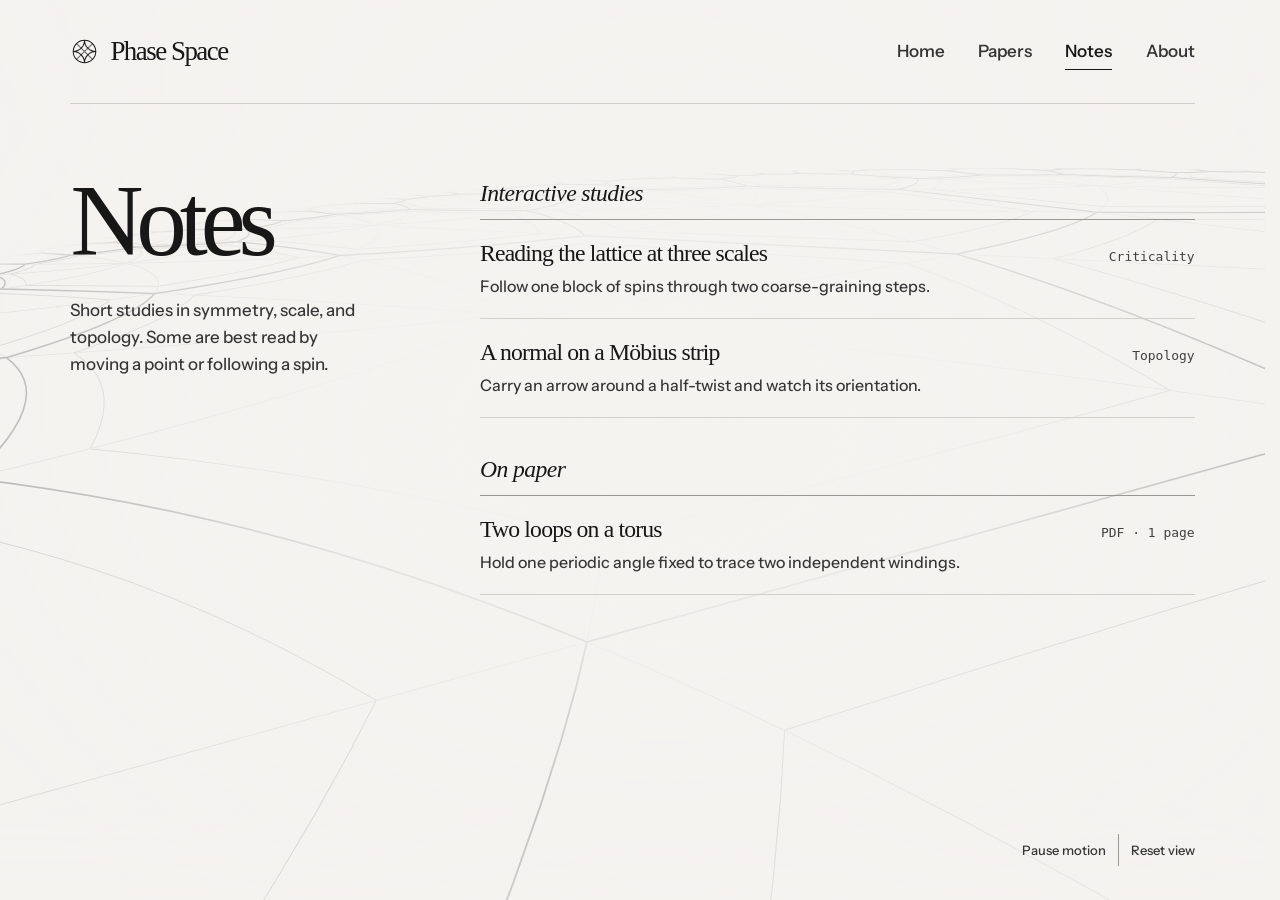
<file: notes/index.html>
<!doctype html>
<html lang="en">
<head>
  <meta charset="utf-8">
  <meta name="viewport" content="width=device-width, initial-scale=1">
  <meta name="theme-color" content="#f4f3f0">
  <meta name="description" content="A notebook on coarse graining, criticality, and topology.">
  <title>Notes — Phase Space</title>
  <link rel="icon" href="../assets/observatory.svg">
  <script src="../theme.js?v=2"></script>
  <link rel="stylesheet" href="../style.css?v=route-3">
  <script defer src="../flight-motion.js?v=4"></script>
  <script defer src="../flight.js?v=3"></script>
  <script defer src="../content.js"></script>
  <script defer src="../page.js?v=4"></script>
  <script defer src="../routes.js?v=1"></script>
  <script defer src="../navigation.js?v=1"></script>
</head>
<body data-scene="notes">
<!-- flight plate -->
<div class="space flight" aria-hidden="true" data-camera='{"fovDeg":56,"pitchDeg":22,"height":0.086,"originX":0.41,"originZ":-0.26,"radius":0.33,"startDeg":26,"period":156}'>
  <div class="flight-view"><div class="flight-camera"><div class="flight-route">
    <svg class="flight-sheet" viewBox="-1000 -1000 2000 2000" fill="none" stroke="currentColor" focusable="false">
<path data-ink="0" opacity="0.220" stroke-width="0.35" d="M0 0L405.6 0M0 0L286.8 286.8M0 0L0 405.6M0 0L-286.8 286.8M0 0L-405.6 0M0 0L-286.8 -286.8M0 0L-0 -405.6M0 0L286.8 -286.8M594.6 246.3A1189.2 1189.2 0 0 1 405.6 -0M594.6 246.3A1189.2 1189.2 0 0 0 286.8 286.8M594.6 246.3A492.6 492.6 0 0 0 467.1 467.1M594.6 246.3A492.6 492.6 0 0 0 639.8 452.4M594.6 246.3A1189.2 1189.2 0 0 0 739.9 370M594.6 246.3A1189.2 1189.2 0 0 1 784.8 261.6M594.6 246.3A492.6 492.6 0 0 1 772.3 132.5M594.6 246.3A492.6 492.6 0 0 1 660.6 0M246.3 594.6A492.6 492.6 0 0 1 467.1 467.1M246.3 594.6A1189.2 1189.2 0 0 1 286.8 286.8M246.3 594.6A1189.2 1189.2 0 0 0 -0 405.6M246.3 594.6A492.6 492.6 0 0 0 0 660.6M246.3 594.6A492.6 492.6 0 0 0 132.5 772.3M246.3 594.6A1189.2 1189.2 0 0 0 261.6 784.8M246.3 594.6A1189.2 1189.2 0 0 1 370 739.9M246.3 594.6A492.6 492.6 0 0 1 452.4 639.8M-246.3 594.6A492.6 492.6 0 0 1 -132.5 772.3M-246.3 594.6A492.6 492.6 0 0 1 -0 660.6M-246.3 594.6A1189.2 1189.2 0 0 1 -0 405.6M-246.3 594.6A1189.2 1189.2 0 0 0 -286.8 286.8M-246.3 594.6A492.6 492.6 0 0 0 -467.1 467.1M-246.3 594.6A492.6 492.6 0 0 0 -452.4 639.8M-246.3 594.6A1189.2 1189.2 0 0 0 -370 739.9M-246.3 594.6A1189.2 1189.2 0 0 1 -261.6 784.8M-594.6 246.3A1189.2 1189.2 0 0 1 -739.9 370M-594.6 246.3A492.6 492.6 0 0 1 -639.8 452.4M-594.6 246.3A492.6 492.6 0 0 1 -467.1 467.1M-594.6 246.3A1189.2 1189.2 0 0 1 -286.8 286.8M-594.6 246.3A1189.2 1189.2 0 0 0 -405.6 -0M-594.6 246.3A492.6 492.6 0 0 0 -660.6 0M-594.6 246.3A492.6 492.6 0 0 0 -772.3 132.5M-594.6 246.3A1189.2 1189.2 0 0 0 -784.8 261.6M-594.6 -246.3A1189.2 1189.2 0 0 0 -739.9 -370M-594.6 -246.3A1189.2 1189.2 0 0 1 -784.8 -261.6M-594.6 -246.3A492.6 492.6 0 0 1 -772.3 -132.5M-594.6 -246.3A492.6 492.6 0 0 1 -660.6 -0M-594.6 -246.3A1189.2 1189.2 0 0 1 -405.6 0M-594.6 -246.3A1189.2 1189.2 0 0 0 -286.8 -286.8M-594.6 -246.3A492.6 492.6 0 0 0 -467.1 -467.1M-594.6 -246.3A492.6 492.6 0 0 0 -639.8 -452.4M-246.3 -594.6A492.6 492.6 0 0 0 -132.5 -772.3M-246.3 -594.6A1189.2 1189.2 0 0 0 -261.6 -784.8M-246.3 -594.6A1189.2 1189.2 0 0 1 -370 -739.9M-246.3 -594.6A492.6 492.6 0 0 1 -452.4 -639.8M-246.3 -594.6A492.6 492.6 0 0 1 -467.1 -467.1M-246.3 -594.6A1189.2 1189.2 0 0 1 -286.8 -286.8M-246.3 -594.6A1189.2 1189.2 0 0 0 -0 -405.6M-246.3 -594.6A492.6 492.6 0 0 0 -0 -660.6M246.3 -594.6A492.6 492.6 0 0 0 467.1 -467.1M246.3 -594.6A492.6 492.6 0 0 0 452.4 -639.8M246.3 -594.6A1189.2 1189.2 0 0 0 370 -739.9M246.3 -594.6A1189.2 1189.2 0 0 1 261.6 -784.8M246.3 -594.6A492.6 492.6 0 0 1 132.5 -772.3M246.3 -594.6A492.6 492.6 0 0 1 0 -660.6M246.3 -594.6A1189.2 1189.2 0 0 1 -0 -405.6M246.3 -594.6A1189.2 1189.2 0 0 0 286.8 -286.8M594.6 -246.3A1189.2 1189.2 0 0 0 405.6 -0M594.6 -246.3A492.6 492.6 0 0 0 660.6 -0M594.6 -246.3A492.6 492.6 0 0 0 772.3 -132.5M594.6 -246.3A1189.2 1189.2 0 0 0 784.8 -261.6M594.6 -246.3A1189.2 1189.2 0 0 1 739.9 -370M594.6 -246.3A492.6 492.6 0 0 1 639.8 -452.4M594.6 -246.3A492.6 492.6 0 0 1 467.1 -467.1M594.6 -246.3A1189.2 1189.2 0 0 1 286.8 -286.8M594.6 594.6A174.2 174.2 0 0 0 545 695.5M594.6 594.6A246.3 246.3 0 0 0 452.4 639.8M594.6 594.6L467.1 467.1M594.6 594.6A246.3 246.3 0 0 1 639.8 452.4M594.6 594.6A174.2 174.2 0 0 1 695.5 545M594.6 594.6A246.3 246.3 0 0 1 686.8 612.5M594.6 594.6L657.2 657.2M594.6 594.6A246.3 246.3 0 0 0 612.5 686.8M758.8 478.5A128.7 128.7 0 0 0 695.5 545M758.8 478.5A492.6 492.6 0 0 0 639.8 452.4M758.8 478.5A204 204 0 0 1 739.9 370M840.9 348.3A246.3 246.3 0 0 0 739.9 370M840.9 348.3A246.3 246.3 0 0 1 784.8 261.6M874.9 198.2A204 204 0 0 0 784.8 261.6M874.9 198.2A492.6 492.6 0 0 1 772.3 132.5M874.9 198.2A128.7 128.7 0 0 1 877.2 106.4M840.9 -0A246.3 246.3 0 0 1 772.3 -132.5M840.9 -0A174.2 174.2 0 0 1 877.2 -106.4M840.9 -0A246.3 246.3 0 0 1 918.8 -52.5M840.9 -0L929.5 -0M840.9 -0A246.3 246.3 0 0 0 918.8 52.5M840.9 -0A174.2 174.2 0 0 0 877.2 106.4M840.9 -0A246.3 246.3 0 0 0 772.3 132.5M840.9 -0L660.6 0M0 840.9A246.3 246.3 0 0 0 -52.5 918.8M0 840.9A174.2 174.2 0 0 0 -106.4 877.2M0 840.9A246.3 246.3 0 0 0 -132.5 772.3M0 840.9L0 660.6M0 840.9A246.3 246.3 0 0 1 132.5 772.3M0 840.9A174.2 174.2 0 0 1 106.4 877.2M0 840.9A246.3 246.3 0 0 1 52.5 918.8M0 840.9L0 929.5M198.2 874.9A128.7 128.7 0 0 0 106.4 877.2M198.2 874.9A492.6 492.6 0 0 0 132.5 772.3M198.2 874.9A204 204 0 0 1 261.6 784.8M348.3 840.9A246.3 246.3 0 0 0 261.6 784.8M348.3 840.9A246.3 246.3 0 0 1 370 739.9M478.5 758.8A128.7 128.7 0 0 1 545 695.5M478.5 758.8A204 204 0 0 0 370 739.9M478.5 758.8A492.6 492.6 0 0 1 452.4 639.8M-594.6 594.6L-657.2 657.2M-594.6 594.6A246.3 246.3 0 0 0 -686.8 612.5M-594.6 594.6A174.2 174.2 0 0 0 -695.5 545M-594.6 594.6A246.3 246.3 0 0 0 -639.8 452.4M-594.6 594.6L-467.1 467.1M-594.6 594.6A246.3 246.3 0 0 1 -452.4 639.8M-594.6 594.6A174.2 174.2 0 0 1 -545 695.5M-594.6 594.6A246.3 246.3 0 0 1 -612.5 686.8M-478.5 758.8A128.7 128.7 0 0 0 -545 695.5M-478.5 758.8A492.6 492.6 0 0 0 -452.4 639.8M-478.5 758.8A204 204 0 0 1 -370 739.9M-348.3 840.9A246.3 246.3 0 0 0 -370 739.9M-348.3 840.9A246.3 246.3 0 0 1 -261.6 784.8M-198.2 874.9A492.6 492.6 0 0 1 -132.5 772.3M-198.2 874.9A128.7 128.7 0 0 1 -106.4 877.2M-198.2 874.9A204 204 0 0 0 -261.6 784.8M-758.8 478.5A204 204 0 0 0 -739.9 370M-758.8 478.5A492.6 492.6 0 0 1 -639.8 452.4M-758.8 478.5A128.7 128.7 0 0 1 -695.5 545M-840.9 0A246.3 246.3 0 0 1 -918.8 52.5M-840.9 0L-929.5 -0M-840.9 0A246.3 246.3 0 0 0 -918.8 -52.5M-840.9 0A174.2 174.2 0 0 0 -877.2 -106.4M-840.9 0A246.3 246.3 0 0 0 -772.3 -132.5M-840.9 0L-660.6 0M-840.9 0A246.3 246.3 0 0 1 -772.3 132.5M-840.9 0A174.2 174.2 0 0 1 -877.2 106.4M-874.9 198.2A128.7 128.7 0 0 0 -877.2 106.4M-874.9 198.2A492.6 492.6 0 0 0 -772.3 132.5M-874.9 198.2A204 204 0 0 1 -784.8 261.6M-840.9 348.3A246.3 246.3 0 0 1 -739.9 370M-840.9 348.3A246.3 246.3 0 0 0 -784.8 261.6M-840.9 -348.3A246.3 246.3 0 0 0 -739.9 -370M-840.9 -348.3A246.3 246.3 0 0 1 -784.8 -261.6M-874.9 -198.2A204 204 0 0 0 -784.8 -261.6M-874.9 -198.2A492.6 492.6 0 0 1 -772.3 -132.5M-874.9 -198.2A128.7 128.7 0 0 1 -877.2 -106.4M-594.6 -594.6A174.2 174.2 0 0 1 -695.5 -545M-594.6 -594.6A246.3 246.3 0 0 1 -686.8 -612.5M-594.6 -594.6L-657.2 -657.2M-594.6 -594.6A246.3 246.3 0 0 0 -612.5 -686.8M-594.6 -594.6A174.2 174.2 0 0 0 -545 -695.5M-594.6 -594.6A246.3 246.3 0 0 0 -452.4 -639.8M-594.6 -594.6L-467.1 -467.1M-594.6 -594.6A246.3 246.3 0 0 1 -639.8 -452.4M-758.8 -478.5A204 204 0 0 1 -739.9 -370M-758.8 -478.5A128.7 128.7 0 0 0 -695.5 -545M-758.8 -478.5A492.6 492.6 0 0 0 -639.8 -452.4M-198.2 -874.9A492.6 492.6 0 0 0 -132.5 -772.3M-198.2 -874.9A204 204 0 0 1 -261.6 -784.8M-198.2 -874.9A128.7 128.7 0 0 0 -106.4 -877.2M-348.3 -840.9A246.3 246.3 0 0 0 -261.6 -784.8M-348.3 -840.9A246.3 246.3 0 0 1 -370 -739.9M-478.5 -758.8A204 204 0 0 0 -370 -739.9M-478.5 -758.8A492.6 492.6 0 0 1 -452.4 -639.8M-478.5 -758.8A128.7 128.7 0 0 1 -545 -695.5M-0 -840.9A246.3 246.3 0 0 1 -132.5 -772.3M-0 -840.9A174.2 174.2 0 0 1 -106.4 -877.2M-0 -840.9A246.3 246.3 0 0 1 -52.5 -918.8M-0 -840.9L-0 -929.5M-0 -840.9A246.3 246.3 0 0 0 52.5 -918.8M-0 -840.9A174.2 174.2 0 0 0 106.4 -877.2M-0 -840.9A246.3 246.3 0 0 0 132.5 -772.3M-0 -840.9L-0 -660.6M594.6 -594.6L467.1 -467.1M594.6 -594.6A246.3 246.3 0 0 1 452.4 -639.8M594.6 -594.6A174.2 174.2 0 0 1 545 -695.5M594.6 -594.6A246.3 246.3 0 0 1 612.5 -686.8M594.6 -594.6L657.2 -657.2M594.6 -594.6A246.3 246.3 0 0 0 686.8 -612.5M594.6 -594.6A174.2 174.2 0 0 0 695.5 -545M594.6 -594.6A246.3 246.3 0 0 0 639.8 -452.4M478.5 -758.8A128.7 128.7 0 0 0 545 -695.5M478.5 -758.8A492.6 492.6 0 0 0 452.4 -639.8M478.5 -758.8A204 204 0 0 1 370 -739.9M348.3 -840.9A246.3 246.3 0 0 0 370 -739.9M348.3 -840.9A246.3 246.3 0 0 1 261.6 -784.8M198.2 -874.9A204 204 0 0 0 261.6 -784.8M198.2 -874.9A492.6 492.6 0 0 1 132.5 -772.3M198.2 -874.9A128.7 128.7 0 0 1 106.4 -877.2M874.9 -198.2A128.7 128.7 0 0 0 877.2 -106.4M874.9 -198.2A492.6 492.6 0 0 0 772.3 -132.5M874.9 -198.2A204 204 0 0 1 784.8 -261.6M840.9 -348.3A246.3 246.3 0 0 0 784.8 -261.6M840.9 -348.3A246.3 246.3 0 0 1 739.9 -370M758.8 -478.5A204 204 0 0 0 739.9 -370M758.8 -478.5A492.6 492.6 0 0 1 639.8 -452.4M758.8 -478.5A128.7 128.7 0 0 1 695.5 -545"/>
<path data-ink="0" opacity="0.209" stroke-width="0.35" d="M758.8 478.5A111.6 111.6 0 0 0 757.2 548.1M758.8 478.5A111.6 111.6 0 0 1 811.1 417.5M758.8 478.5A128.7 128.7 0 0 1 821.8 466.2M840.9 348.3A102 102 0 0 0 811.1 417.5M840.9 348.3A102 102 0 0 1 868.7 278.3M874.9 198.2A111.6 111.6 0 0 1 923 147.9M874.9 198.2A128.7 128.7 0 0 0 910.7 251.5M874.9 198.2A111.6 111.6 0 0 0 868.7 278.3M198.2 874.9A111.6 111.6 0 0 0 147.9 923M198.2 874.9A111.6 111.6 0 0 1 278.3 868.7M198.2 874.9A128.7 128.7 0 0 1 251.5 910.7M348.3 840.9A102 102 0 0 0 278.3 868.7M348.3 840.9A102 102 0 0 1 417.5 811.1M478.5 758.8A111.6 111.6 0 0 1 548.1 757.2M478.5 758.8A128.7 128.7 0 0 0 466.2 821.8M478.5 758.8A111.6 111.6 0 0 0 417.5 811.1M-478.5 758.8A128.7 128.7 0 0 1 -466.2 821.8M-478.5 758.8A111.6 111.6 0 0 0 -548.1 757.2M-478.5 758.8A111.6 111.6 0 0 1 -417.5 811.1M-348.3 840.9A102 102 0 0 1 -278.3 868.7M-348.3 840.9A102 102 0 0 0 -417.5 811.1M-198.2 874.9A111.6 111.6 0 0 1 -147.9 923M-198.2 874.9A128.7 128.7 0 0 0 -251.5 910.7M-198.2 874.9A111.6 111.6 0 0 0 -278.3 868.7M-758.8 478.5A111.6 111.6 0 0 1 -757.2 548.1M-758.8 478.5A128.7 128.7 0 0 0 -821.8 466.2M-758.8 478.5A111.6 111.6 0 0 0 -811.1 417.5M-874.9 198.2A111.6 111.6 0 0 1 -868.7 278.3M-874.9 198.2A128.7 128.7 0 0 1 -910.7 251.5M-874.9 198.2A111.6 111.6 0 0 0 -923 147.9M-840.9 348.3A102 102 0 0 1 -811.1 417.5M-840.9 348.3A102 102 0 0 0 -868.7 278.3M-840.9 -348.3A102 102 0 0 1 -868.7 -278.3M-840.9 -348.3A102 102 0 0 0 -811.1 -417.5M-874.9 -198.2A111.6 111.6 0 0 0 -868.7 -278.3M-874.9 -198.2A111.6 111.6 0 0 1 -923 -147.9M-874.9 -198.2A128.7 128.7 0 0 0 -910.7 -251.5M-758.8 -478.5A111.6 111.6 0 0 1 -811.1 -417.5M-758.8 -478.5A128.7 128.7 0 0 1 -821.8 -466.2M-758.8 -478.5A111.6 111.6 0 0 0 -757.2 -548.1M-198.2 -874.9A111.6 111.6 0 0 1 -278.3 -868.7M-198.2 -874.9A128.7 128.7 0 0 1 -251.5 -910.7M-198.2 -874.9A111.6 111.6 0 0 0 -147.9 -923M-348.3 -840.9A102 102 0 0 0 -278.3 -868.7M-348.3 -840.9A102 102 0 0 1 -417.5 -811.1M-478.5 -758.8A128.7 128.7 0 0 0 -466.2 -821.8M-478.5 -758.8A111.6 111.6 0 0 0 -417.5 -811.1M-478.5 -758.8A111.6 111.6 0 0 1 -548.1 -757.2M478.5 -758.8A111.6 111.6 0 0 1 417.5 -811.1M478.5 -758.8A128.7 128.7 0 0 1 466.2 -821.8M478.5 -758.8A111.6 111.6 0 0 0 548.1 -757.2M348.3 -840.9A102 102 0 0 0 417.5 -811.1M348.3 -840.9A102 102 0 0 1 278.3 -868.7M198.2 -874.9A128.7 128.7 0 0 0 251.5 -910.7M198.2 -874.9A111.6 111.6 0 0 0 278.3 -868.7M198.2 -874.9A111.6 111.6 0 0 1 147.9 -923M874.9 -198.2A111.6 111.6 0 0 0 923 -147.9M874.9 -198.2A111.6 111.6 0 0 1 868.7 -278.3M874.9 -198.2A128.7 128.7 0 0 1 910.7 -251.5M840.9 -348.3A102 102 0 0 0 868.7 -278.3M840.9 -348.3A102 102 0 0 1 811.1 -417.5M758.8 -478.5A128.7 128.7 0 0 0 821.8 -466.2M758.8 -478.5A111.6 111.6 0 0 0 811.1 -417.5M758.8 -478.5A111.6 111.6 0 0 1 757.2 -548.1M738.9 594.6A492.6 492.6 0 0 1 695.5 545M594.6 738.9A492.6 492.6 0 0 0 545 695.5M942.9 102A492.6 492.6 0 0 0 877.2 106.4M942.9 -102A492.6 492.6 0 0 1 877.2 -106.4M-102 942.9A492.6 492.6 0 0 0 -106.4 877.2M102 942.9A492.6 492.6 0 0 1 106.4 877.2M-738.9 594.6A492.6 492.6 0 0 0 -695.5 545M-594.6 738.9A492.6 492.6 0 0 1 -545 695.5M-942.9 -102A492.6 492.6 0 0 0 -877.2 -106.4M-942.9 102A492.6 492.6 0 0 1 -877.2 106.4M-738.9 -594.6A492.6 492.6 0 0 1 -695.5 -545M-594.6 -738.9A492.6 492.6 0 0 0 -545 -695.5M-102 -942.9A492.6 492.6 0 0 1 -106.4 -877.2M102 -942.9A492.6 492.6 0 0 0 106.4 -877.2M594.6 -738.9A492.6 492.6 0 0 1 545 -695.5M738.9 -594.6A492.6 492.6 0 0 0 695.5 -545"/>
<path data-ink="0" opacity="0.185" stroke-width="0.35" d="M758.8 478.5A204 204 0 0 0 792.3 528.2M758.8 478.5A492.6 492.6 0 0 1 812.6 501.2M840.9 348.3A246.3 246.3 0 0 1 892.2 353.7M840.9 348.3A246.3 246.3 0 0 0 881 380.8M840.9 348.3A102 102 0 0 0 857.6 404.3M840.9 348.3A102 102 0 0 1 892.3 320.6M874.9 198.2A204 204 0 0 1 933.7 186.7M874.9 198.2A492.6 492.6 0 0 0 929 220.2M198.2 874.9A492.6 492.6 0 0 1 220.2 929M198.2 874.9A204 204 0 0 0 186.7 933.7M348.3 840.9A102 102 0 0 1 404.3 857.6M348.3 840.9A246.3 246.3 0 0 1 380.8 881M348.3 840.9A246.3 246.3 0 0 0 353.7 892.2M348.3 840.9A102 102 0 0 0 320.6 892.3M478.5 758.8A204 204 0 0 1 528.2 792.3M478.5 758.8A492.6 492.6 0 0 0 501.2 812.6M-478.5 758.8A492.6 492.6 0 0 1 -501.2 812.6M-478.5 758.8A204 204 0 0 0 -528.2 792.3M-348.3 840.9A102 102 0 0 1 -320.6 892.3M-348.3 840.9A246.3 246.3 0 0 1 -353.7 892.2M-348.3 840.9A246.3 246.3 0 0 0 -380.8 881M-348.3 840.9A102 102 0 0 0 -404.3 857.6M-198.2 874.9A204 204 0 0 1 -186.7 933.7M-198.2 874.9A492.6 492.6 0 0 0 -220.2 929M-758.8 478.5A204 204 0 0 1 -792.3 528.2M-758.8 478.5A492.6 492.6 0 0 0 -812.6 501.2M-874.9 198.2A492.6 492.6 0 0 1 -929 220.2M-874.9 198.2A204 204 0 0 0 -933.7 186.7M-840.9 348.3A102 102 0 0 1 -857.6 404.3M-840.9 348.3A246.3 246.3 0 0 1 -881 380.8M-840.9 348.3A246.3 246.3 0 0 0 -892.2 353.7M-840.9 348.3A102 102 0 0 0 -892.3 320.6M-840.9 -348.3A102 102 0 0 1 -892.3 -320.6M-840.9 -348.3A246.3 246.3 0 0 1 -892.2 -353.7M-840.9 -348.3A246.3 246.3 0 0 0 -881 -380.8M-840.9 -348.3A102 102 0 0 0 -857.6 -404.3M-874.9 -198.2A204 204 0 0 1 -933.7 -186.7M-874.9 -198.2A492.6 492.6 0 0 0 -929 -220.2M-758.8 -478.5A492.6 492.6 0 0 1 -812.6 -501.2M-758.8 -478.5A204 204 0 0 0 -792.3 -528.2M-198.2 -874.9A492.6 492.6 0 0 1 -220.2 -929M-198.2 -874.9A204 204 0 0 0 -186.7 -933.7M-348.3 -840.9A102 102 0 0 1 -404.3 -857.6M-348.3 -840.9A246.3 246.3 0 0 1 -380.8 -881M-348.3 -840.9A246.3 246.3 0 0 0 -353.7 -892.2M-348.3 -840.9A102 102 0 0 0 -320.6 -892.3M-478.5 -758.8A204 204 0 0 1 -528.2 -792.3M-478.5 -758.8A492.6 492.6 0 0 0 -501.2 -812.6M478.5 -758.8A492.6 492.6 0 0 1 501.2 -812.6M478.5 -758.8A204 204 0 0 0 528.2 -792.3M348.3 -840.9A102 102 0 0 0 404.3 -857.6M348.3 -840.9A102 102 0 0 1 320.6 -892.3M348.3 -840.9A246.3 246.3 0 0 1 353.7 -892.2M348.3 -840.9A246.3 246.3 0 0 0 380.8 -881M198.2 -874.9A492.6 492.6 0 0 0 220.2 -929M198.2 -874.9A204 204 0 0 1 186.7 -933.7M874.9 -198.2A492.6 492.6 0 0 1 929 -220.2M874.9 -198.2A204 204 0 0 0 933.7 -186.7M840.9 -348.3A246.3 246.3 0 0 0 892.2 -353.7M840.9 -348.3A102 102 0 0 0 892.3 -320.6M840.9 -348.3A102 102 0 0 1 857.6 -404.3M840.9 -348.3A246.3 246.3 0 0 1 881 -380.8M758.8 -478.5A204 204 0 0 1 792.3 -528.2M758.8 -478.5A492.6 492.6 0 0 0 812.6 -501.2M738.9 594.6A84.5 84.5 0 0 0 686.8 612.5M594.6 738.9A84.5 84.5 0 0 1 612.5 686.8M942.9 102A84.5 84.5 0 0 1 918.8 52.5M942.9 -102A84.5 84.5 0 0 0 918.8 -52.5M-102 942.9A84.5 84.5 0 0 1 -52.5 918.8M102 942.9A84.5 84.5 0 0 0 52.5 918.8M-738.9 594.6A84.5 84.5 0 0 1 -686.8 612.5M-594.6 738.9A84.5 84.5 0 0 0 -612.5 686.8M-942.9 -102A84.5 84.5 0 0 1 -918.8 -52.5M-942.9 102A84.5 84.5 0 0 0 -918.8 52.5M-738.9 -594.6A84.5 84.5 0 0 0 -686.8 -612.5M-594.6 -738.9A84.5 84.5 0 0 1 -612.5 -686.8M-102 -942.9A84.5 84.5 0 0 0 -52.5 -918.8M102 -942.9A84.5 84.5 0 0 1 52.5 -918.8M594.6 -738.9A84.5 84.5 0 0 0 612.5 -686.8M738.9 -594.6A84.5 84.5 0 0 1 686.8 -612.5"/>
<path data-ink="0" opacity="0.152" stroke-width="0.35" d="M738.9 594.6A53.3 53.3 0 0 1 772.2 579.2M738.9 594.6A68 68 0 0 1 757.2 548.1M738.9 594.6A53.3 53.3 0 0 0 723.3 630.9M594.6 738.9A68 68 0 0 0 548.1 757.2M594.6 738.9A53.3 53.3 0 0 0 579.2 772.2M594.6 738.9A53.3 53.3 0 0 1 630.9 723.3M942.9 102A68 68 0 0 0 923 147.9M942.9 102A53.3 53.3 0 0 0 955.6 136.5M942.9 102A53.3 53.3 0 0 1 957.6 65.3M942.9 -102A68 68 0 0 1 923 -147.9M942.9 -102A53.3 53.3 0 0 0 957.6 -65.3M942.9 -102A53.3 53.3 0 0 1 955.6 -136.5M-102 942.9A68 68 0 0 0 -147.9 923M-102 942.9A53.3 53.3 0 0 0 -136.5 955.6M-102 942.9A53.3 53.3 0 0 1 -65.3 957.6M102 942.9A53.3 53.3 0 0 1 136.5 955.6M102 942.9A68 68 0 0 1 147.9 923M102 942.9A53.3 53.3 0 0 0 65.3 957.6M-738.9 594.6A53.3 53.3 0 0 1 -723.3 630.9M-738.9 594.6A68 68 0 0 0 -757.2 548.1M-738.9 594.6A53.3 53.3 0 0 0 -772.2 579.2M-594.6 738.9A53.3 53.3 0 0 0 -630.9 723.3M-594.6 738.9A53.3 53.3 0 0 1 -579.2 772.2M-594.6 738.9A68 68 0 0 1 -548.1 757.2M-942.9 -102A53.3 53.3 0 0 1 -957.6 -65.3M-942.9 -102A68 68 0 0 0 -923 -147.9M-942.9 -102A53.3 53.3 0 0 0 -955.6 -136.5M-942.9 102A53.3 53.3 0 0 0 -957.6 65.3M-942.9 102A53.3 53.3 0 0 1 -955.6 136.5M-942.9 102A68 68 0 0 1 -923 147.9M-738.9 -594.6A53.3 53.3 0 0 0 -723.3 -630.9M-738.9 -594.6A53.3 53.3 0 0 1 -772.2 -579.2M-738.9 -594.6A68 68 0 0 1 -757.2 -548.1M-594.6 -738.9A53.3 53.3 0 0 1 -630.9 -723.3M-594.6 -738.9A68 68 0 0 0 -548.1 -757.2M-594.6 -738.9A53.3 53.3 0 0 0 -579.2 -772.2M-102 -942.9A53.3 53.3 0 0 0 -65.3 -957.6M-102 -942.9A53.3 53.3 0 0 1 -136.5 -955.6M-102 -942.9A68 68 0 0 1 -147.9 -923M102 -942.9A53.3 53.3 0 0 1 65.3 -957.6M102 -942.9A68 68 0 0 0 147.9 -923M102 -942.9A53.3 53.3 0 0 0 136.5 -955.6M594.6 -738.9A53.3 53.3 0 0 1 579.2 -772.2M594.6 -738.9A68 68 0 0 1 548.1 -757.2M594.6 -738.9A53.3 53.3 0 0 0 630.9 -723.3M738.9 -594.6A53.3 53.3 0 0 0 772.2 -579.2M738.9 -594.6A53.3 53.3 0 0 1 723.3 -630.9M738.9 -594.6A68 68 0 0 0 757.2 -548.1"/>
<path data-ink="0" opacity="0.101" stroke-width="0.35" d="M738.9 594.6A492.6 492.6 0 0 0 760.3 614.8M738.9 594.6A84.5 84.5 0 0 1 769.2 600.2M738.9 594.6A68 68 0 0 0 746.4 625.6M594.6 738.9A84.5 84.5 0 0 0 600.2 769.2M594.6 738.9A492.6 492.6 0 0 1 614.8 760.3M594.6 738.9A68 68 0 0 1 625.6 746.4M942.9 102A84.5 84.5 0 0 0 968.3 119.5M942.9 102A492.6 492.6 0 0 1 972.4 102.9M942.9 102A68 68 0 0 1 970.2 85.4M942.9 -102A68 68 0 0 0 970.2 -85.4M942.9 -102A492.6 492.6 0 0 0 972.4 -102.9M942.9 -102A84.5 84.5 0 0 1 968.3 -119.5M-102 942.9A84.5 84.5 0 0 0 -119.5 968.3M-102 942.9A492.6 492.6 0 0 1 -102.9 972.4M-102 942.9A68 68 0 0 1 -85.4 970.2M102 942.9A68 68 0 0 0 85.4 970.2M102 942.9A492.6 492.6 0 0 0 102.9 972.4M102 942.9A84.5 84.5 0 0 1 119.5 968.3M-738.9 594.6A84.5 84.5 0 0 0 -769.2 600.2M-738.9 594.6A492.6 492.6 0 0 1 -760.3 614.8M-738.9 594.6A68 68 0 0 1 -746.4 625.6M-594.6 738.9A68 68 0 0 0 -625.6 746.4M-594.6 738.9A492.6 492.6 0 0 0 -614.8 760.3M-594.6 738.9A84.5 84.5 0 0 1 -600.2 769.2M-942.9 -102A68 68 0 0 1 -970.2 -85.4M-942.9 -102A84.5 84.5 0 0 0 -968.3 -119.5M-942.9 -102A492.6 492.6 0 0 1 -972.4 -102.9M-942.9 102A68 68 0 0 0 -970.2 85.4M-942.9 102A492.6 492.6 0 0 0 -972.4 102.9M-942.9 102A84.5 84.5 0 0 1 -968.3 119.5M-738.9 -594.6A68 68 0 0 0 -746.4 -625.6M-738.9 -594.6A492.6 492.6 0 0 0 -760.3 -614.8M-738.9 -594.6A84.5 84.5 0 0 1 -769.2 -600.2M-594.6 -738.9A492.6 492.6 0 0 1 -614.8 -760.3M-594.6 -738.9A68 68 0 0 1 -625.6 -746.4M-594.6 -738.9A84.5 84.5 0 0 0 -600.2 -769.2M-102 -942.9A68 68 0 0 0 -85.4 -970.2M-102 -942.9A492.6 492.6 0 0 0 -102.9 -972.4M-102 -942.9A84.5 84.5 0 0 1 -119.5 -968.3M102 -942.9A84.5 84.5 0 0 0 119.5 -968.3M102 -942.9A492.6 492.6 0 0 1 102.9 -972.4M102 -942.9A68 68 0 0 1 85.4 -970.2M594.6 -738.9A68 68 0 0 0 625.6 -746.4M594.6 -738.9A492.6 492.6 0 0 0 614.8 -760.3M594.6 -738.9A84.5 84.5 0 0 1 600.2 -769.2M738.9 -594.6A84.5 84.5 0 0 0 769.2 -600.2M738.9 -594.6A492.6 492.6 0 0 1 760.3 -614.8M738.9 -594.6A68 68 0 0 1 746.4 -625.6"/>
<path data-ink="1" opacity="0.290" stroke-width="0.42" d="M348.8 0A1424.2 1424.2 0 0 0 246.7 246.7M246.7 246.7A1424.2 1424.2 0 0 0 0 348.8M0 348.8A1424.2 1424.2 0 0 0 -246.7 246.7M-246.7 246.7A1424.2 1424.2 0 0 0 -348.8 0M-348.8 0A1424.2 1424.2 0 0 0 -246.7 -246.7M-246.7 -246.7A1424.2 1424.2 0 0 0 -0 -348.8M-0 -348.8A1424.2 1424.2 0 0 0 246.7 -246.7M246.7 -246.7A1424.2 1424.2 0 0 0 348.8 0M433.9 46.6A4915.7 4915.7 0 0 1 642.8 33.7M642.8 33.7A589.9 589.9 0 0 0 747.5 142.4M747.5 142.4A278.3 278.3 0 0 0 763 258.3M763 258.3A228.3 228.3 0 0 0 722.1 356.9M722.1 356.9A278.3 278.3 0 0 0 629.3 427.8M629.3 427.8A589.9 589.9 0 0 0 478.4 430.7M478.4 430.7A4915.7 4915.7 0 0 1 339.8 273.9M339.8 273.9A1010.3 1010.3 0 0 1 433.9 46.6M430.7 478.4A589.9 589.9 0 0 0 427.8 629.3M427.8 629.3A278.3 278.3 0 0 0 356.9 722.1M356.9 722.1A228.3 228.3 0 0 0 258.3 763M258.3 763A278.3 278.3 0 0 0 142.4 747.5M142.4 747.5A589.9 589.9 0 0 0 33.7 642.8M33.7 642.8A4915.7 4915.7 0 0 1 46.6 433.9M46.6 433.9A1010.3 1010.3 0 0 1 273.9 339.8M273.9 339.8A4915.7 4915.7 0 0 1 430.7 478.4M-142.4 747.5A278.3 278.3 0 0 0 -258.3 763M-258.3 763A228.3 228.3 0 0 0 -356.9 722.1M-356.9 722.1A278.3 278.3 0 0 0 -427.8 629.3M-427.8 629.3A589.9 589.9 0 0 0 -430.7 478.4M-430.7 478.4A4915.7 4915.7 0 0 1 -273.9 339.8M-273.9 339.8A1010.3 1010.3 0 0 1 -46.6 433.9M-46.6 433.9A4915.7 4915.7 0 0 1 -33.7 642.8M-33.7 642.8A589.9 589.9 0 0 0 -142.4 747.5M-722.1 356.9A228.3 228.3 0 0 0 -763 258.3M-763 258.3A278.3 278.3 0 0 0 -747.5 142.4M-747.5 142.4A589.9 589.9 0 0 0 -642.8 33.7M-642.8 33.7A4915.7 4915.7 0 0 1 -433.9 46.6M-433.9 46.6A1010.3 1010.3 0 0 1 -339.8 273.9M-339.8 273.9A4915.7 4915.7 0 0 1 -478.4 430.7M-478.4 430.7A589.9 589.9 0 0 0 -629.3 427.8M-629.3 427.8A278.3 278.3 0 0 0 -722.1 356.9M-722.1 -356.9A278.3 278.3 0 0 0 -629.3 -427.8M-629.3 -427.8A589.9 589.9 0 0 0 -478.4 -430.7M-478.4 -430.7A4915.7 4915.7 0 0 1 -339.8 -273.9M-339.8 -273.9A1010.3 1010.3 0 0 1 -433.9 -46.6M-433.9 -46.6A4915.7 4915.7 0 0 1 -642.8 -33.7M-642.8 -33.7A589.9 589.9 0 0 0 -747.5 -142.4M-747.5 -142.4A278.3 278.3 0 0 0 -763 -258.3M-763 -258.3A228.3 228.3 0 0 0 -722.1 -356.9M-142.4 -747.5A589.9 589.9 0 0 0 -33.7 -642.8M-33.7 -642.8A4915.7 4915.7 0 0 1 -46.6 -433.9M-46.6 -433.9A1010.3 1010.3 0 0 1 -273.9 -339.8M-273.9 -339.8A4915.7 4915.7 0 0 1 -430.7 -478.4M-430.7 -478.4A589.9 589.9 0 0 0 -427.8 -629.3M-427.8 -629.3A278.3 278.3 0 0 0 -356.9 -722.1M-356.9 -722.1A228.3 228.3 0 0 0 -258.3 -763M-258.3 -763A278.3 278.3 0 0 0 -142.4 -747.5M430.7 -478.4A4915.7 4915.7 0 0 1 273.9 -339.8M273.9 -339.8A1010.3 1010.3 0 0 1 46.6 -433.9M46.6 -433.9A4915.7 4915.7 0 0 1 33.7 -642.8M33.7 -642.8A589.9 589.9 0 0 0 142.4 -747.5M142.4 -747.5A278.3 278.3 0 0 0 258.3 -763M258.3 -763A228.3 228.3 0 0 0 356.9 -722.1M356.9 -722.1A278.3 278.3 0 0 0 427.8 -629.3M427.8 -629.3A589.9 589.9 0 0 0 430.7 -478.4M433.9 -46.6A1010.3 1010.3 0 0 1 339.8 -273.9M339.8 -273.9A4915.7 4915.7 0 0 1 478.4 -430.7M478.4 -430.7A589.9 589.9 0 0 0 629.3 -427.8M629.3 -427.8A278.3 278.3 0 0 0 722.1 -356.9M722.1 -356.9A228.3 228.3 0 0 0 763 -258.3M763 -258.3A278.3 278.3 0 0 0 747.5 -142.4M747.5 -142.4A589.9 589.9 0 0 0 642.8 -33.7M642.8 -33.7A4915.7 4915.7 0 0 1 433.9 -46.6M547.6 680.6A710.5 710.5 0 0 0 474 626.2M474 626.2A418.5 418.5 0 0 1 492.4 492.4M492.4 492.4A418.5 418.5 0 0 1 626.2 474M626.2 474A710.5 710.5 0 0 0 680.6 547.6M680.6 547.6A147.6 147.6 0 0 0 676.8 608.7M608.7 676.8A147.6 147.6 0 0 0 547.6 680.6M702 531.8A373.5 373.5 0 0 1 664.1 455.2M664.1 455.2A218.5 218.5 0 0 1 738.9 390.4M738.9 390.4A132094 132094 0 0 0 801.2 423.4M812 406.1A593.7 593.7 0 0 1 758.6 362.5M758.6 362.5A182.4 182.4 0 0 1 792.7 280.1M792.7 280.1A593.7 593.7 0 0 1 861.4 287M866 267.2A132094 132094 0 0 0 798.5 246.4M798.5 246.4A218.5 218.5 0 0 1 791.5 147.7M791.5 147.7A373.5 373.5 0 0 1 872.4 120.3M777.9 -107.6A710.5 710.5 0 0 0 868.5 -94.1M868.5 -94.1A147.6 147.6 0 0 0 909 -48.1M909 48.1A147.6 147.6 0 0 0 868.5 94.1M868.5 94.1A710.5 710.5 0 0 0 777.9 107.6M777.9 107.6A418.5 418.5 0 0 1 696.3 0M696.3 0A418.5 418.5 0 0 1 777.9 -107.6M-48.1 909A147.6 147.6 0 0 0 -94.1 868.5M-94.1 868.5A710.5 710.5 0 0 0 -107.6 777.9M-107.6 777.9A418.5 418.5 0 0 1 0 696.3M0 696.3A418.5 418.5 0 0 1 107.6 777.9M107.6 777.9A710.5 710.5 0 0 0 94.1 868.5M94.1 868.5A147.6 147.6 0 0 0 48.1 909M120.3 872.4A373.5 373.5 0 0 1 147.7 791.5M147.7 791.5A218.5 218.5 0 0 1 246.4 798.5M246.4 798.5A132094 132094 0 0 0 267.2 866M287 861.4A593.7 593.7 0 0 1 280.1 792.7M280.1 792.7A182.4 182.4 0 0 1 362.5 758.6M362.5 758.6A593.7 593.7 0 0 1 406.1 812M423.4 801.2A132094 132094 0 0 0 390.4 738.9M390.4 738.9A218.5 218.5 0 0 1 455.2 664.1M455.2 664.1A373.5 373.5 0 0 1 531.8 702M-676.8 608.7A147.6 147.6 0 0 0 -680.6 547.6M-680.6 547.6A710.5 710.5 0 0 0 -626.2 474M-626.2 474A418.5 418.5 0 0 1 -492.4 492.4M-492.4 492.4A418.5 418.5 0 0 1 -474 626.2M-474 626.2A710.5 710.5 0 0 0 -547.6 680.6M-547.6 680.6A147.6 147.6 0 0 0 -608.7 676.8M-531.8 702A373.5 373.5 0 0 1 -455.2 664.1M-455.2 664.1A218.5 218.5 0 0 1 -390.4 738.9M-390.4 738.9A132094 132094 0 0 0 -423.4 801.2M-406.1 812A593.7 593.7 0 0 1 -362.5 758.6M-362.5 758.6A182.4 182.4 0 0 1 -280.1 792.7M-280.1 792.7A593.7 593.7 0 0 1 -287 861.4M-147.7 791.5A373.5 373.5 0 0 1 -120.3 872.4M-267.2 866A132094 132094 0 0 0 -246.4 798.5M-246.4 798.5A218.5 218.5 0 0 1 -147.7 791.5M-738.9 390.4A218.5 218.5 0 0 1 -664.1 455.2M-664.1 455.2A373.5 373.5 0 0 1 -702 531.8M-801.2 423.4A132094 132094 0 0 0 -738.9 390.4M-909 -48.1A147.6 147.6 0 0 0 -868.5 -94.1M-868.5 -94.1A710.5 710.5 0 0 0 -777.9 -107.6M-777.9 -107.6A418.5 418.5 0 0 1 -696.3 0M-696.3 0A418.5 418.5 0 0 1 -777.9 107.6M-777.9 107.6A710.5 710.5 0 0 0 -868.5 94.1M-868.5 94.1A147.6 147.6 0 0 0 -909 48.1M-872.4 120.3A373.5 373.5 0 0 1 -791.5 147.7M-791.5 147.7A218.5 218.5 0 0 1 -798.5 246.4M-798.5 246.4A132094 132094 0 0 0 -866 267.2M-758.6 362.5A593.7 593.7 0 0 1 -812 406.1M-861.4 287A593.7 593.7 0 0 1 -792.7 280.1M-792.7 280.1A182.4 182.4 0 0 1 -758.6 362.5M-758.6 -362.5A182.4 182.4 0 0 1 -792.7 -280.1M-792.7 -280.1A593.7 593.7 0 0 1 -861.4 -287M-812 -406.1A593.7 593.7 0 0 1 -758.6 -362.5M-866 -267.2A132094 132094 0 0 0 -798.5 -246.4M-798.5 -246.4A218.5 218.5 0 0 1 -791.5 -147.7M-791.5 -147.7A373.5 373.5 0 0 1 -872.4 -120.3M-680.6 -547.6A147.6 147.6 0 0 0 -676.8 -608.7M-608.7 -676.8A147.6 147.6 0 0 0 -547.6 -680.6M-547.6 -680.6A710.5 710.5 0 0 0 -474 -626.2M-474 -626.2A418.5 418.5 0 0 1 -492.4 -492.4M-492.4 -492.4A418.5 418.5 0 0 1 -626.2 -474M-626.2 -474A710.5 710.5 0 0 0 -680.6 -547.6M-738.9 -390.4A132094 132094 0 0 0 -801.2 -423.4M-702 -531.8A373.5 373.5 0 0 1 -664.1 -455.2M-664.1 -455.2A218.5 218.5 0 0 1 -738.9 -390.4M-147.7 -791.5A218.5 218.5 0 0 1 -246.4 -798.5M-246.4 -798.5A132094 132094 0 0 0 -267.2 -866M-120.3 -872.4A373.5 373.5 0 0 1 -147.7 -791.5M-287 -861.4A593.7 593.7 0 0 1 -280.1 -792.7M-280.1 -792.7A182.4 182.4 0 0 1 -362.5 -758.6M-362.5 -758.6A593.7 593.7 0 0 1 -406.1 -812M-423.4 -801.2A132094 132094 0 0 0 -390.4 -738.9M-390.4 -738.9A218.5 218.5 0 0 1 -455.2 -664.1M-455.2 -664.1A373.5 373.5 0 0 1 -531.8 -702M-107.6 -777.9A710.5 710.5 0 0 0 -94.1 -868.5M-94.1 -868.5A147.6 147.6 0 0 0 -48.1 -909M48.1 -909A147.6 147.6 0 0 0 94.1 -868.5M94.1 -868.5A710.5 710.5 0 0 0 107.6 -777.9M107.6 -777.9A418.5 418.5 0 0 1 -0 -696.3M-0 -696.3A418.5 418.5 0 0 1 -107.6 -777.9M492.4 -492.4A418.5 418.5 0 0 1 474 -626.2M474 -626.2A710.5 710.5 0 0 0 547.6 -680.6M547.6 -680.6A147.6 147.6 0 0 0 608.7 -676.8M676.8 -608.7A147.6 147.6 0 0 0 680.6 -547.6M680.6 -547.6A710.5 710.5 0 0 0 626.2 -474M626.2 -474A418.5 418.5 0 0 1 492.4 -492.4M531.8 -702A373.5 373.5 0 0 1 455.2 -664.1M455.2 -664.1A218.5 218.5 0 0 1 390.4 -738.9M390.4 -738.9A132094 132094 0 0 0 423.4 -801.2M406.1 -812A593.7 593.7 0 0 1 362.5 -758.6M362.5 -758.6A182.4 182.4 0 0 1 280.1 -792.7M280.1 -792.7A593.7 593.7 0 0 1 287 -861.4M267.2 -866A132094 132094 0 0 0 246.4 -798.5M246.4 -798.5A218.5 218.5 0 0 1 147.7 -791.5M147.7 -791.5A373.5 373.5 0 0 1 120.3 -872.4M872.4 -120.3A373.5 373.5 0 0 1 791.5 -147.7M791.5 -147.7A218.5 218.5 0 0 1 798.5 -246.4M798.5 -246.4A132094 132094 0 0 0 866 -267.2M861.4 -287A593.7 593.7 0 0 1 792.7 -280.1M792.7 -280.1A182.4 182.4 0 0 1 758.6 -362.5M758.6 -362.5A593.7 593.7 0 0 1 812 -406.1M801.2 -423.4A132094 132094 0 0 0 738.9 -390.4M738.9 -390.4A218.5 218.5 0 0 1 664.1 -455.2M664.1 -455.2A373.5 373.5 0 0 1 702 -531.8"/>
<path data-ink="1" opacity="0.275" stroke-width="0.42" d="M676.8 608.7A94.6 94.6 0 0 0 650.5 650.5M650.5 650.5A94.6 94.6 0 0 0 608.7 676.8M755 539.6A217.8 217.8 0 0 0 702 531.8M872.4 120.3A217.8 217.8 0 0 0 915.5 152.3M909 -48.1A94.6 94.6 0 0 0 919.9 -0M919.9 -0A94.6 94.6 0 0 0 909 48.1M48.1 909A94.6 94.6 0 0 0 0 919.9M0 919.9A94.6 94.6 0 0 0 -48.1 909M152.3 915.5A217.8 217.8 0 0 0 120.3 872.4M531.8 702A217.8 217.8 0 0 0 539.6 755M-650.5 650.5A94.6 94.6 0 0 0 -676.8 608.7M-608.7 676.8A94.6 94.6 0 0 0 -650.5 650.5M-539.6 755A217.8 217.8 0 0 0 -531.8 702M-120.3 872.4A217.8 217.8 0 0 0 -152.3 915.5M-702 531.8A217.8 217.8 0 0 0 -755 539.6M-909 48.1A94.6 94.6 0 0 0 -919.9 0M-919.9 0A94.6 94.6 0 0 0 -909 -48.1M-915.5 152.3A217.8 217.8 0 0 0 -872.4 120.3M-872.4 -120.3A217.8 217.8 0 0 0 -915.5 -152.3M-676.8 -608.7A94.6 94.6 0 0 0 -650.5 -650.5M-650.5 -650.5A94.6 94.6 0 0 0 -608.7 -676.8M-755 -539.6A217.8 217.8 0 0 0 -702 -531.8M-152.3 -915.5A217.8 217.8 0 0 0 -120.3 -872.4M-531.8 -702A217.8 217.8 0 0 0 -539.6 -755M-48.1 -909A94.6 94.6 0 0 0 -0 -919.9M-0 -919.9A94.6 94.6 0 0 0 48.1 -909M608.7 -676.8A94.6 94.6 0 0 0 650.5 -650.5M650.5 -650.5A94.6 94.6 0 0 0 676.8 -608.7M539.6 -755A217.8 217.8 0 0 0 531.8 -702M120.3 -872.4A217.8 217.8 0 0 0 152.3 -915.5M915.5 -152.3A217.8 217.8 0 0 0 872.4 -120.3M702 -531.8A217.8 217.8 0 0 0 755 -539.6M695.1 606.8A112.9 112.9 0 0 1 704 555.8M704 555.8A143.6 143.6 0 0 1 751.9 554.6M555.8 704A112.9 112.9 0 0 1 606.8 695.1M554.6 751.9A143.6 143.6 0 0 1 555.8 704M923.8 139.5A143.6 143.6 0 0 1 890.8 104.8M890.8 104.8A112.9 112.9 0 0 1 920.6 62.4M920.6 -62.4A112.9 112.9 0 0 1 890.8 -104.8M890.8 -104.8A143.6 143.6 0 0 1 923.8 -139.5M-139.5 923.8A143.6 143.6 0 0 1 -104.8 890.8M-104.8 890.8A112.9 112.9 0 0 1 -62.4 920.6M62.4 920.6A112.9 112.9 0 0 1 104.8 890.8M104.8 890.8A143.6 143.6 0 0 1 139.5 923.8M-751.9 554.6A143.6 143.6 0 0 1 -704 555.8M-704 555.8A112.9 112.9 0 0 1 -695.1 606.8M-606.8 695.1A112.9 112.9 0 0 1 -555.8 704M-555.8 704A143.6 143.6 0 0 1 -554.6 751.9M-923.8 -139.5A143.6 143.6 0 0 1 -890.8 -104.8M-890.8 -104.8A112.9 112.9 0 0 1 -920.6 -62.4M-920.6 62.4A112.9 112.9 0 0 1 -890.8 104.8M-890.8 104.8A143.6 143.6 0 0 1 -923.8 139.5M-704 -555.8A143.6 143.6 0 0 1 -751.9 -554.6M-695.1 -606.8A112.9 112.9 0 0 1 -704 -555.8M-554.6 -751.9A143.6 143.6 0 0 1 -555.8 -704M-555.8 -704A112.9 112.9 0 0 1 -606.8 -695.1M-62.4 -920.6A112.9 112.9 0 0 1 -104.8 -890.8M-104.8 -890.8A143.6 143.6 0 0 1 -139.5 -923.8M139.5 -923.8A143.6 143.6 0 0 1 104.8 -890.8M104.8 -890.8A112.9 112.9 0 0 1 62.4 -920.6M606.8 -695.1A112.9 112.9 0 0 1 555.8 -704M555.8 -704A143.6 143.6 0 0 1 554.6 -751.9M751.9 -554.6A143.6 143.6 0 0 1 704 -555.8M704 -555.8A112.9 112.9 0 0 1 695.1 -606.8"/>
<path data-ink="1" opacity="0.244" stroke-width="0.42" d="M787.9 523.3A77.1 77.1 0 0 0 755 539.6M801.2 423.4A119.2 119.2 0 0 0 814.3 465.9M854 398.3A133.6 133.6 0 0 0 812 406.1M861.4 287A133.6 133.6 0 0 0 885.5 322.2M915.5 152.3A77.1 77.1 0 0 0 927.1 187.1M905.3 246.3A119.2 119.2 0 0 0 866 267.2M187.1 927.1A77.1 77.1 0 0 0 152.3 915.5M267.2 866A119.2 119.2 0 0 0 246.3 905.3M322.2 885.5A133.6 133.6 0 0 0 287 861.4M406.1 812A133.6 133.6 0 0 0 398.3 854M539.6 755A77.1 77.1 0 0 0 523.3 787.9M465.9 814.3A119.2 119.2 0 0 0 423.4 801.2M-523.3 787.9A77.1 77.1 0 0 0 -539.6 755M-423.4 801.2A119.2 119.2 0 0 0 -465.9 814.3M-287 861.4A133.6 133.6 0 0 0 -322.2 885.5M-398.3 854A133.6 133.6 0 0 0 -406.1 812M-152.3 915.5A77.1 77.1 0 0 0 -187.1 927.1M-246.3 905.3A119.2 119.2 0 0 0 -267.2 866M-755 539.6A77.1 77.1 0 0 0 -787.9 523.3M-814.3 465.9A119.2 119.2 0 0 0 -801.2 423.4M-866 267.2A119.2 119.2 0 0 0 -905.3 246.3M-927.1 187.1A77.1 77.1 0 0 0 -915.5 152.3M-812 406.1A133.6 133.6 0 0 0 -854 398.3M-885.5 322.2A133.6 133.6 0 0 0 -861.4 287M-861.4 -287A133.6 133.6 0 0 0 -885.5 -322.2M-854 -398.3A133.6 133.6 0 0 0 -812 -406.1M-915.5 -152.3A77.1 77.1 0 0 0 -927.1 -187.1M-905.3 -246.3A119.2 119.2 0 0 0 -866 -267.2M-801.2 -423.4A119.2 119.2 0 0 0 -814.3 -465.9M-787.9 -523.3A77.1 77.1 0 0 0 -755 -539.6M-267.2 -866A119.2 119.2 0 0 0 -246.3 -905.3M-187.1 -927.1A77.1 77.1 0 0 0 -152.3 -915.5M-406.1 -812A133.6 133.6 0 0 0 -398.3 -854M-322.2 -885.5A133.6 133.6 0 0 0 -287 -861.4M-465.9 -814.3A119.2 119.2 0 0 0 -423.4 -801.2M-539.6 -755A77.1 77.1 0 0 0 -523.3 -787.9M423.4 -801.2A119.2 119.2 0 0 0 465.9 -814.3M523.3 -787.9A77.1 77.1 0 0 0 539.6 -755M398.3 -854A133.6 133.6 0 0 0 406.1 -812M287 -861.4A133.6 133.6 0 0 0 322.2 -885.5M246.3 -905.3A119.2 119.2 0 0 0 267.2 -866M152.3 -915.5A77.1 77.1 0 0 0 187.1 -927.1M866 -267.2A119.2 119.2 0 0 0 905.3 -246.3M927.1 -187.1A77.1 77.1 0 0 0 915.5 -152.3M885.5 -322.2A133.6 133.6 0 0 0 861.4 -287M812 -406.1A133.6 133.6 0 0 0 854 -398.3M814.3 -465.9A119.2 119.2 0 0 0 801.2 -423.4M755 -539.6A77.1 77.1 0 0 0 787.9 -523.3"/>
<path data-ink="1" opacity="0.200" stroke-width="0.42" d="M814.3 465.9A63.9 63.9 0 0 0 806.9 498.4M806.9 498.4A57 57 0 0 0 787.9 523.3M886.8 352.6A48.9 48.9 0 0 0 876.4 377.7M876.4 377.7A60.1 60.1 0 0 0 854 398.3M885.5 322.2A60.1 60.1 0 0 0 886.8 352.6M927.1 187.1A57 57 0 0 0 923.1 218.1M923.1 218.1A63.9 63.9 0 0 0 905.3 246.3M218.1 923.1A57 57 0 0 0 187.1 927.1M246.3 905.3A63.9 63.9 0 0 0 218.1 923.1M398.3 854A60.1 60.1 0 0 0 377.7 876.4M377.7 876.4A48.9 48.9 0 0 0 352.6 886.8M352.6 886.8A60.1 60.1 0 0 0 322.2 885.5M523.3 787.9A57 57 0 0 0 498.4 806.9M498.4 806.9A63.9 63.9 0 0 0 465.9 814.3M-465.9 814.3A63.9 63.9 0 0 0 -498.4 806.9M-498.4 806.9A57 57 0 0 0 -523.3 787.9M-322.2 885.5A60.1 60.1 0 0 0 -352.6 886.8M-352.6 886.8A48.9 48.9 0 0 0 -377.7 876.4M-377.7 876.4A60.1 60.1 0 0 0 -398.3 854M-187.1 927.1A57 57 0 0 0 -218.1 923.1M-218.1 923.1A63.9 63.9 0 0 0 -246.3 905.3M-787.9 523.3A57 57 0 0 0 -806.9 498.4M-806.9 498.4A63.9 63.9 0 0 0 -814.3 465.9M-905.3 246.3A63.9 63.9 0 0 0 -923.1 218.1M-923.1 218.1A57 57 0 0 0 -927.1 187.1M-854 398.3A60.1 60.1 0 0 0 -876.4 377.7M-876.4 377.7A48.9 48.9 0 0 0 -886.8 352.6M-886.8 352.6A60.1 60.1 0 0 0 -885.5 322.2M-885.5 -322.2A60.1 60.1 0 0 0 -886.8 -352.6M-886.8 -352.6A48.9 48.9 0 0 0 -876.4 -377.7M-876.4 -377.7A60.1 60.1 0 0 0 -854 -398.3M-927.1 -187.1A57 57 0 0 0 -923.1 -218.1M-923.1 -218.1A63.9 63.9 0 0 0 -905.3 -246.3M-814.3 -465.9A63.9 63.9 0 0 0 -806.9 -498.4M-806.9 -498.4A57 57 0 0 0 -787.9 -523.3M-246.3 -905.3A63.9 63.9 0 0 0 -218.1 -923.1M-218.1 -923.1A57 57 0 0 0 -187.1 -927.1M-398.3 -854A60.1 60.1 0 0 0 -377.7 -876.4M-377.7 -876.4A48.9 48.9 0 0 0 -352.6 -886.8M-352.6 -886.8A60.1 60.1 0 0 0 -322.2 -885.5M-523.3 -787.9A57 57 0 0 0 -498.4 -806.9M-498.4 -806.9A63.9 63.9 0 0 0 -465.9 -814.3M465.9 -814.3A63.9 63.9 0 0 0 498.4 -806.9M498.4 -806.9A57 57 0 0 0 523.3 -787.9M322.2 -885.5A60.1 60.1 0 0 0 352.6 -886.8M352.6 -886.8A48.9 48.9 0 0 0 377.7 -876.4M377.7 -876.4A60.1 60.1 0 0 0 398.3 -854M218.1 -923.1A63.9 63.9 0 0 0 246.3 -905.3M187.1 -927.1A57 57 0 0 0 218.1 -923.1M905.3 -246.3A63.9 63.9 0 0 0 923.1 -218.1M923.1 -218.1A57 57 0 0 0 927.1 -187.1M886.8 -352.6A60.1 60.1 0 0 0 885.5 -322.2M854 -398.3A60.1 60.1 0 0 0 876.4 -377.7M876.4 -377.7A48.9 48.9 0 0 0 886.8 -352.6M787.9 -523.3A57 57 0 0 0 806.9 -498.4M806.9 -498.4A63.9 63.9 0 0 0 814.3 -465.9M723.7 625.5A453.6 453.6 0 0 0 695.1 606.8M751.9 554.6A147.3 147.3 0 0 0 767.5 579.8M606.8 695.1A453.6 453.6 0 0 0 625.5 723.7M579.8 767.5A147.3 147.3 0 0 0 554.6 751.9M920.6 62.4A453.6 453.6 0 0 0 954 69.5M952.7 132.8A147.3 147.3 0 0 0 923.8 139.5M923.8 -139.5A147.3 147.3 0 0 0 952.7 -132.8M954 -69.5A453.6 453.6 0 0 0 920.6 -62.4M-62.4 920.6A453.6 453.6 0 0 0 -69.5 954M-132.8 952.7A147.3 147.3 0 0 0 -139.5 923.8M69.5 954A453.6 453.6 0 0 0 62.4 920.6M139.5 923.8A147.3 147.3 0 0 0 132.8 952.7M-767.5 579.8A147.3 147.3 0 0 0 -751.9 554.6M-695.1 606.8A453.6 453.6 0 0 0 -723.7 625.5M-625.5 723.7A453.6 453.6 0 0 0 -606.8 695.1M-554.6 751.9A147.3 147.3 0 0 0 -579.8 767.5M-952.7 -132.8A147.3 147.3 0 0 0 -923.8 -139.5M-920.6 -62.4A453.6 453.6 0 0 0 -954 -69.5M-923.8 139.5A147.3 147.3 0 0 0 -952.7 132.8M-954 69.5A453.6 453.6 0 0 0 -920.6 62.4M-751.9 -554.6A147.3 147.3 0 0 0 -767.5 -579.8M-723.7 -625.5A453.6 453.6 0 0 0 -695.1 -606.8M-579.8 -767.5A147.3 147.3 0 0 0 -554.6 -751.9M-606.8 -695.1A453.6 453.6 0 0 0 -625.5 -723.7M-139.5 -923.8A147.3 147.3 0 0 0 -132.8 -952.7M-69.5 -954A453.6 453.6 0 0 0 -62.4 -920.6M132.8 -952.7A147.3 147.3 0 0 0 139.5 -923.8M62.4 -920.6A453.6 453.6 0 0 0 69.5 -954M625.5 -723.7A453.6 453.6 0 0 0 606.8 -695.1M554.6 -751.9A147.3 147.3 0 0 0 579.8 -767.5M767.5 -579.8A147.3 147.3 0 0 0 751.9 -554.6M695.1 -606.8A453.6 453.6 0 0 0 723.7 -625.5"/>
<path data-ink="1" opacity="0.133" stroke-width="0.42" d="M758 612.7A29.8 29.8 0 0 0 744.8 622.4M744.8 622.4A50.6 50.6 0 0 0 723.7 625.5M767.5 579.8A41.1 41.1 0 0 0 766 599.1M766 599.1A28.2 28.2 0 0 0 758 612.7M625.5 723.7A50.6 50.6 0 0 0 622.4 744.8M622.4 744.8A29.8 29.8 0 0 0 612.7 758M612.7 758A28.2 28.2 0 0 0 599.1 766M599.1 766A41.1 41.1 0 0 0 579.8 767.5M954 69.5A50.6 50.6 0 0 0 966.7 86.6M966.7 86.6A29.8 29.8 0 0 0 969.3 102.7M969.3 102.7A28.2 28.2 0 0 0 965.3 118M965.3 118A41.1 41.1 0 0 0 952.7 132.8M952.7 -132.8A41.1 41.1 0 0 0 965.3 -118M965.3 -118A28.2 28.2 0 0 0 969.3 -102.7M969.3 -102.7A29.8 29.8 0 0 0 966.7 -86.6M966.7 -86.6A50.6 50.6 0 0 0 954 -69.5M-69.5 954A50.6 50.6 0 0 0 -86.6 966.7M-86.6 966.7A29.8 29.8 0 0 0 -102.7 969.3M-102.7 969.3A28.2 28.2 0 0 0 -118 965.3M-118 965.3A41.1 41.1 0 0 0 -132.8 952.7M86.6 966.7A50.6 50.6 0 0 0 69.5 954M132.8 952.7A41.1 41.1 0 0 0 118 965.3M118 965.3A28.2 28.2 0 0 0 102.7 969.3M102.7 969.3A29.8 29.8 0 0 0 86.6 966.7M-723.7 625.5A50.6 50.6 0 0 0 -744.8 622.4M-744.8 622.4A29.8 29.8 0 0 0 -758 612.7M-758 612.7A28.2 28.2 0 0 0 -766 599.1M-766 599.1A41.1 41.1 0 0 0 -767.5 579.8M-579.8 767.5A41.1 41.1 0 0 0 -599.1 766M-599.1 766A28.2 28.2 0 0 0 -612.7 758M-612.7 758A29.8 29.8 0 0 0 -622.4 744.8M-622.4 744.8A50.6 50.6 0 0 0 -625.5 723.7M-966.7 -86.6A29.8 29.8 0 0 0 -969.3 -102.7M-969.3 -102.7A28.2 28.2 0 0 0 -965.3 -118M-965.3 -118A41.1 41.1 0 0 0 -952.7 -132.8M-954 -69.5A50.6 50.6 0 0 0 -966.7 -86.6M-952.7 132.8A41.1 41.1 0 0 0 -965.3 118M-965.3 118A28.2 28.2 0 0 0 -969.3 102.7M-969.3 102.7A29.8 29.8 0 0 0 -966.7 86.6M-966.7 86.6A50.6 50.6 0 0 0 -954 69.5M-767.5 -579.8A41.1 41.1 0 0 0 -766 -599.1M-766 -599.1A28.2 28.2 0 0 0 -758 -612.7M-758 -612.7A29.8 29.8 0 0 0 -744.8 -622.4M-744.8 -622.4A50.6 50.6 0 0 0 -723.7 -625.5M-612.7 -758A28.2 28.2 0 0 0 -599.1 -766M-599.1 -766A41.1 41.1 0 0 0 -579.8 -767.5M-625.5 -723.7A50.6 50.6 0 0 0 -622.4 -744.8M-622.4 -744.8A29.8 29.8 0 0 0 -612.7 -758M-132.8 -952.7A41.1 41.1 0 0 0 -118 -965.3M-118 -965.3A28.2 28.2 0 0 0 -102.7 -969.3M-102.7 -969.3A29.8 29.8 0 0 0 -86.6 -966.7M-86.6 -966.7A50.6 50.6 0 0 0 -69.5 -954M118 -965.3A41.1 41.1 0 0 0 132.8 -952.7M69.5 -954A50.6 50.6 0 0 0 86.6 -966.7M86.6 -966.7A29.8 29.8 0 0 0 102.7 -969.3M102.7 -969.3A28.2 28.2 0 0 0 118 -965.3M579.8 -767.5A41.1 41.1 0 0 0 599.1 -766M599.1 -766A28.2 28.2 0 0 0 612.7 -758M612.7 -758A29.8 29.8 0 0 0 622.4 -744.8M622.4 -744.8A50.6 50.6 0 0 0 625.5 -723.7M723.7 -625.5A50.6 50.6 0 0 0 744.8 -622.4M744.8 -622.4A29.8 29.8 0 0 0 758 -612.7M758 -612.7A28.2 28.2 0 0 0 766 -599.1M766 -599.1A41.1 41.1 0 0 0 767.5 -579.8"/>
<path data-ink="2" opacity="0.610" stroke-width="0.68" d="M405.6 0A1189.2 1189.2 0 0 0 286.8 286.8M286.8 286.8A1189.2 1189.2 0 0 0 0 405.6M0 405.6A1189.2 1189.2 0 0 0 -286.8 286.8M-286.8 286.8A1189.2 1189.2 0 0 0 -405.6 0M-405.6 0A1189.2 1189.2 0 0 0 -286.8 -286.8M-286.8 -286.8A1189.2 1189.2 0 0 0 -0 -405.6M-0 -405.6A1189.2 1189.2 0 0 0 286.8 -286.8M286.8 -286.8A1189.2 1189.2 0 0 0 405.6 0M286.8 286.8L467.1 467.1M467.1 467.1A492.6 492.6 0 0 1 639.8 452.4M639.8 452.4A246.3 246.3 0 0 1 739.9 370M739.9 370A204 204 0 0 1 784.8 261.6M784.8 261.6A246.3 246.3 0 0 1 772.3 132.5M772.3 132.5A492.6 492.6 0 0 1 660.6 0M660.6 0L405.6 -0M-0 405.6L0 660.6M0 660.6A492.6 492.6 0 0 1 132.5 772.3M132.5 772.3A246.3 246.3 0 0 1 261.6 784.8M261.6 784.8A204 204 0 0 1 370 739.9M370 739.9A246.3 246.3 0 0 1 452.4 639.8M452.4 639.8A492.6 492.6 0 0 1 467.1 467.1M-132.5 772.3A492.6 492.6 0 0 1 -0 660.6M-286.8 286.8L-467.1 467.1M-467.1 467.1A492.6 492.6 0 0 1 -452.4 639.8M-452.4 639.8A246.3 246.3 0 0 1 -370 739.9M-370 739.9A204 204 0 0 1 -261.6 784.8M-261.6 784.8A246.3 246.3 0 0 1 -132.5 772.3M-739.9 370A246.3 246.3 0 0 1 -639.8 452.4M-639.8 452.4A492.6 492.6 0 0 1 -467.1 467.1M-405.6 -0L-660.6 0M-660.6 0A492.6 492.6 0 0 1 -772.3 132.5M-772.3 132.5A246.3 246.3 0 0 1 -784.8 261.6M-784.8 261.6A204 204 0 0 1 -739.9 370M-739.9 -370A204 204 0 0 1 -784.8 -261.6M-784.8 -261.6A246.3 246.3 0 0 1 -772.3 -132.5M-772.3 -132.5A492.6 492.6 0 0 1 -660.6 -0M-286.8 -286.8L-467.1 -467.1M-467.1 -467.1A492.6 492.6 0 0 1 -639.8 -452.4M-639.8 -452.4A246.3 246.3 0 0 1 -739.9 -370M-132.5 -772.3A246.3 246.3 0 0 1 -261.6 -784.8M-261.6 -784.8A204 204 0 0 1 -370 -739.9M-370 -739.9A246.3 246.3 0 0 1 -452.4 -639.8M-452.4 -639.8A492.6 492.6 0 0 1 -467.1 -467.1M-0 -405.6L-0 -660.6M-0 -660.6A492.6 492.6 0 0 1 -132.5 -772.3M467.1 -467.1A492.6 492.6 0 0 1 452.4 -639.8M452.4 -639.8A246.3 246.3 0 0 1 370 -739.9M370 -739.9A204 204 0 0 1 261.6 -784.8M261.6 -784.8A246.3 246.3 0 0 1 132.5 -772.3M132.5 -772.3A492.6 492.6 0 0 1 0 -660.6M286.8 -286.8L467.1 -467.1M660.6 -0A492.6 492.6 0 0 1 772.3 -132.5M772.3 -132.5A246.3 246.3 0 0 1 784.8 -261.6M784.8 -261.6A204 204 0 0 1 739.9 -370M739.9 -370A246.3 246.3 0 0 1 639.8 -452.4M639.8 -452.4A492.6 492.6 0 0 1 467.1 -467.1M545 695.5A492.6 492.6 0 0 0 452.4 639.8M639.8 452.4A492.6 492.6 0 0 0 695.5 545M695.5 545A128.7 128.7 0 0 0 686.8 612.5M612.5 686.8A128.7 128.7 0 0 0 545 695.5M739.9 370A1189.2 1189.2 0 0 0 811.1 417.5M784.8 261.6A1189.2 1189.2 0 0 1 868.7 278.3M772.3 132.5A492.6 492.6 0 0 1 877.2 106.4M772.3 -132.5A492.6 492.6 0 0 0 877.2 -106.4M877.2 -106.4A128.7 128.7 0 0 0 918.8 -52.5M918.8 52.5A128.7 128.7 0 0 0 877.2 106.4M-52.5 918.8A128.7 128.7 0 0 0 -106.4 877.2M-106.4 877.2A492.6 492.6 0 0 0 -132.5 772.3M132.5 772.3A492.6 492.6 0 0 0 106.4 877.2M106.4 877.2A128.7 128.7 0 0 0 52.5 918.8M261.6 784.8A1189.2 1189.2 0 0 0 278.3 868.7M370 739.9A1189.2 1189.2 0 0 1 417.5 811.1M-686.8 612.5A128.7 128.7 0 0 0 -695.5 545M-695.5 545A492.6 492.6 0 0 0 -639.8 452.4M-452.4 639.8A492.6 492.6 0 0 0 -545 695.5M-545 695.5A128.7 128.7 0 0 0 -612.5 686.8M-370 739.9A1189.2 1189.2 0 0 0 -417.5 811.1M-261.6 784.8A1189.2 1189.2 0 0 1 -278.3 868.7M-811.1 417.5A1189.2 1189.2 0 0 0 -739.9 370M-918.8 -52.5A128.7 128.7 0 0 0 -877.2 -106.4M-877.2 -106.4A492.6 492.6 0 0 0 -772.3 -132.5M-772.3 132.5A492.6 492.6 0 0 0 -877.2 106.4M-877.2 106.4A128.7 128.7 0 0 0 -918.8 52.5M-784.8 261.6A1189.2 1189.2 0 0 0 -868.7 278.3M-784.8 -261.6A1189.2 1189.2 0 0 1 -868.7 -278.3M-811.1 -417.5A1189.2 1189.2 0 0 1 -739.9 -370M-695.5 -545A128.7 128.7 0 0 0 -686.8 -612.5M-612.5 -686.8A128.7 128.7 0 0 0 -545 -695.5M-545 -695.5A492.6 492.6 0 0 0 -452.4 -639.8M-639.8 -452.4A492.6 492.6 0 0 0 -695.5 -545M-261.6 -784.8A1189.2 1189.2 0 0 0 -278.3 -868.7M-106.4 -877.2A492.6 492.6 0 0 1 -132.5 -772.3M-370 -739.9A1189.2 1189.2 0 0 1 -417.5 -811.1M-106.4 -877.2A128.7 128.7 0 0 0 -52.5 -918.8M52.5 -918.8A128.7 128.7 0 0 0 106.4 -877.2M106.4 -877.2A492.6 492.6 0 0 0 132.5 -772.3M452.4 -639.8A492.6 492.6 0 0 0 545 -695.5M545 -695.5A128.7 128.7 0 0 0 612.5 -686.8M686.8 -612.5A128.7 128.7 0 0 0 695.5 -545M695.5 -545A492.6 492.6 0 0 0 639.8 -452.4M370 -739.9A1189.2 1189.2 0 0 0 417.5 -811.1M261.6 -784.8A1189.2 1189.2 0 0 1 278.3 -868.7M784.8 -261.6A1189.2 1189.2 0 0 0 868.7 -278.3M739.9 -370A1189.2 1189.2 0 0 1 811.1 -417.5"/>
<path data-ink="2" opacity="0.580" stroke-width="0.68" d="M757.2 548.1A174.2 174.2 0 0 0 695.5 545M877.2 106.4A174.2 174.2 0 0 0 923 147.9M147.9 923A174.2 174.2 0 0 0 106.4 877.2M545 695.5A174.2 174.2 0 0 0 548.1 757.2M-548.1 757.2A174.2 174.2 0 0 0 -545 695.5M-106.4 877.2A174.2 174.2 0 0 0 -147.9 923M-695.5 545A174.2 174.2 0 0 0 -757.2 548.1M-923 147.9A174.2 174.2 0 0 0 -877.2 106.4M-877.2 -106.4A174.2 174.2 0 0 0 -923 -147.9M-757.2 -548.1A174.2 174.2 0 0 0 -695.5 -545M-147.9 -923A174.2 174.2 0 0 0 -106.4 -877.2M-545 -695.5A174.2 174.2 0 0 0 -548.1 -757.2M548.1 -757.2A174.2 174.2 0 0 0 545 -695.5M106.4 -877.2A174.2 174.2 0 0 0 147.9 -923M923 -147.9A174.2 174.2 0 0 0 877.2 -106.4M695.5 -545A174.2 174.2 0 0 0 757.2 -548.1"/>
<path data-ink="2" opacity="0.512" stroke-width="0.68" d="M686.8 612.5A84.5 84.5 0 0 0 657.2 657.2M657.2 657.2A84.5 84.5 0 0 0 612.5 686.8M811.1 417.5A102 102 0 0 0 821.8 466.2M857.6 404.3A111.6 111.6 0 0 0 811.1 417.5M868.7 278.3A111.6 111.6 0 0 0 892.3 320.6M910.7 251.5A102 102 0 0 0 868.7 278.3M918.8 -52.5A84.5 84.5 0 0 0 929.5 -0M929.5 -0A84.5 84.5 0 0 0 918.8 52.5M52.5 918.8A84.5 84.5 0 0 0 0 929.5M0 929.5A84.5 84.5 0 0 0 -52.5 918.8M278.3 868.7A102 102 0 0 0 251.5 910.7M320.6 892.3A111.6 111.6 0 0 0 278.3 868.7M417.5 811.1A111.6 111.6 0 0 0 404.3 857.6M466.2 821.8A102 102 0 0 0 417.5 811.1M-657.2 657.2A84.5 84.5 0 0 0 -686.8 612.5M-612.5 686.8A84.5 84.5 0 0 0 -657.2 657.2M-417.5 811.1A102 102 0 0 0 -466.2 821.8M-278.3 868.7A111.6 111.6 0 0 0 -320.6 892.3M-404.3 857.6A111.6 111.6 0 0 0 -417.5 811.1M-251.5 910.7A102 102 0 0 0 -278.3 868.7M-821.8 466.2A102 102 0 0 0 -811.1 417.5M-918.8 52.5A84.5 84.5 0 0 0 -929.5 -0M-929.5 -0A84.5 84.5 0 0 0 -918.8 -52.5M-868.7 278.3A102 102 0 0 0 -910.7 251.5M-811.1 417.5A111.6 111.6 0 0 0 -857.6 404.3M-892.3 320.6A111.6 111.6 0 0 0 -868.7 278.3M-868.7 -278.3A111.6 111.6 0 0 0 -892.3 -320.6M-857.6 -404.3A111.6 111.6 0 0 0 -811.1 -417.5M-910.7 -251.5A102 102 0 0 0 -868.7 -278.3M-686.8 -612.5A84.5 84.5 0 0 0 -657.2 -657.2M-657.2 -657.2A84.5 84.5 0 0 0 -612.5 -686.8M-811.1 -417.5A102 102 0 0 0 -821.8 -466.2M-278.3 -868.7A102 102 0 0 0 -251.5 -910.7M-417.5 -811.1A111.6 111.6 0 0 0 -404.3 -857.6M-320.6 -892.3A111.6 111.6 0 0 0 -278.3 -868.7M-466.2 -821.8A102 102 0 0 0 -417.5 -811.1M-52.5 -918.8A84.5 84.5 0 0 0 -0 -929.5M-0 -929.5A84.5 84.5 0 0 0 52.5 -918.8M612.5 -686.8A84.5 84.5 0 0 0 657.2 -657.2M657.2 -657.2A84.5 84.5 0 0 0 686.8 -612.5M417.5 -811.1A102 102 0 0 0 466.2 -821.8M404.3 -857.6A111.6 111.6 0 0 0 417.5 -811.1M278.3 -868.7A111.6 111.6 0 0 0 320.6 -892.3M251.5 -910.7A102 102 0 0 0 278.3 -868.7M868.7 -278.3A102 102 0 0 0 910.7 -251.5M892.3 -320.6A111.6 111.6 0 0 0 868.7 -278.3M811.1 -417.5A111.6 111.6 0 0 0 857.6 -404.3M821.8 -466.2A102 102 0 0 0 811.1 -417.5"/>
<path data-ink="2" opacity="0.421" stroke-width="0.68" d="M792.3 528.2A68 68 0 0 0 757.2 548.1M821.8 466.2A56.9 56.9 0 0 0 812.6 501.2M812.6 501.2A51 51 0 0 0 792.3 528.2M881 380.8A53.3 53.3 0 0 0 857.6 404.3M892.3 320.6A53.3 53.3 0 0 0 892.2 353.7M923 147.9A68 68 0 0 0 933.7 186.7M933.7 186.7A51 51 0 0 0 929 220.2M929 220.2A56.9 56.9 0 0 0 910.7 251.5M220.2 929A51 51 0 0 0 186.7 933.7M186.7 933.7A68 68 0 0 0 147.9 923M251.5 910.7A56.9 56.9 0 0 0 220.2 929M404.3 857.6A53.3 53.3 0 0 0 380.8 881M353.7 892.2A53.3 53.3 0 0 0 320.6 892.3M548.1 757.2A68 68 0 0 0 528.2 792.3M528.2 792.3A51 51 0 0 0 501.2 812.6M501.2 812.6A56.9 56.9 0 0 0 466.2 821.8M-466.2 821.8A56.9 56.9 0 0 0 -501.2 812.6M-501.2 812.6A51 51 0 0 0 -528.2 792.3M-528.2 792.3A68 68 0 0 0 -548.1 757.2M-320.6 892.3A53.3 53.3 0 0 0 -353.7 892.2M-380.8 881A53.3 53.3 0 0 0 -404.3 857.6M-147.9 923A68 68 0 0 0 -186.7 933.7M-186.7 933.7A51 51 0 0 0 -220.2 929M-220.2 929A56.9 56.9 0 0 0 -251.5 910.7M-757.2 548.1A68 68 0 0 0 -792.3 528.2M-792.3 528.2A51 51 0 0 0 -812.6 501.2M-812.6 501.2A56.9 56.9 0 0 0 -821.8 466.2M-910.7 251.5A56.9 56.9 0 0 0 -929 220.2M-929 220.2A51 51 0 0 0 -933.7 186.7M-933.7 186.7A68 68 0 0 0 -923 147.9M-857.6 404.3A53.3 53.3 0 0 0 -881 380.8M-892.2 353.7A53.3 53.3 0 0 0 -892.3 320.6M-892.3 -320.6A53.3 53.3 0 0 0 -892.2 -353.7M-881 -380.8A53.3 53.3 0 0 0 -857.6 -404.3M-923 -147.9A68 68 0 0 0 -933.7 -186.7M-933.7 -186.7A51 51 0 0 0 -929 -220.2M-929 -220.2A56.9 56.9 0 0 0 -910.7 -251.5M-821.8 -466.2A56.9 56.9 0 0 0 -812.6 -501.2M-812.6 -501.2A51 51 0 0 0 -792.3 -528.2M-792.3 -528.2A68 68 0 0 0 -757.2 -548.1M-251.5 -910.7A56.9 56.9 0 0 0 -220.2 -929M-220.2 -929A51 51 0 0 0 -186.7 -933.7M-186.7 -933.7A68 68 0 0 0 -147.9 -923M-404.3 -857.6A53.3 53.3 0 0 0 -380.8 -881M-353.7 -892.2A53.3 53.3 0 0 0 -320.6 -892.3M-548.1 -757.2A68 68 0 0 0 -528.2 -792.3M-528.2 -792.3A51 51 0 0 0 -501.2 -812.6M-501.2 -812.6A56.9 56.9 0 0 0 -466.2 -821.8M466.2 -821.8A56.9 56.9 0 0 0 501.2 -812.6M501.2 -812.6A51 51 0 0 0 528.2 -792.3M528.2 -792.3A68 68 0 0 0 548.1 -757.2M320.6 -892.3A53.3 53.3 0 0 0 353.7 -892.2M380.8 -881A53.3 53.3 0 0 0 404.3 -857.6M220.2 -929A56.9 56.9 0 0 0 251.5 -910.7M147.9 -923A68 68 0 0 0 186.7 -933.7M186.7 -933.7A51 51 0 0 0 220.2 -929M910.7 -251.5A56.9 56.9 0 0 0 929 -220.2M929 -220.2A51 51 0 0 0 933.7 -186.7M933.7 -186.7A68 68 0 0 0 923 -147.9M892.2 -353.7A53.3 53.3 0 0 0 892.3 -320.6M857.6 -404.3A53.3 53.3 0 0 0 881 -380.8M792.3 -528.2A51 51 0 0 0 812.6 -501.2M812.6 -501.2A56.9 56.9 0 0 0 821.8 -466.2M757.2 -548.1A68 68 0 0 0 792.3 -528.2M772.2 579.2A111.6 111.6 0 0 1 757.2 548.1M686.8 612.5A246.3 246.3 0 0 1 723.3 630.9M657.2 657.2L682.6 682.6M612.5 686.8A246.3 246.3 0 0 0 630.9 723.3M548.1 757.2A111.6 111.6 0 0 1 579.2 772.2M955.6 136.5A111.6 111.6 0 0 0 923 147.9M957.6 65.3A246.3 246.3 0 0 1 918.8 52.5M918.8 -52.5A246.3 246.3 0 0 1 957.6 -65.3M955.6 -136.5A111.6 111.6 0 0 1 923 -147.9M929.5 0L965.3 0M-147.9 923A111.6 111.6 0 0 1 -136.5 955.6M-65.3 957.6A246.3 246.3 0 0 1 -52.5 918.8M136.5 955.6A111.6 111.6 0 0 1 147.9 923M52.5 918.8A246.3 246.3 0 0 1 65.3 957.6M0 929.5L0 965.3M-686.8 612.5A246.3 246.3 0 0 0 -723.3 630.9M-682.6 682.6L-657.2 657.2M-757.2 548.1A111.6 111.6 0 0 1 -772.2 579.2M-579.2 772.2A111.6 111.6 0 0 1 -548.1 757.2M-612.5 686.8A246.3 246.3 0 0 1 -630.9 723.3M-929.5 -0L-965.3 -0M-957.6 65.3A246.3 246.3 0 0 0 -918.8 52.5M-918.8 -52.5A246.3 246.3 0 0 0 -957.6 -65.3M-923 -147.9A111.6 111.6 0 0 1 -955.6 -136.5M-955.6 136.5A111.6 111.6 0 0 1 -923 147.9M-686.8 -612.5A246.3 246.3 0 0 1 -723.3 -630.9M-772.2 -579.2A111.6 111.6 0 0 1 -757.2 -548.1M-657.2 -657.2L-682.6 -682.6M-612.5 -686.8A246.3 246.3 0 0 0 -630.9 -723.3M-548.1 -757.2A111.6 111.6 0 0 1 -579.2 -772.2M-147.9 -923A111.6 111.6 0 0 0 -136.5 -955.6M-52.5 -918.8A246.3 246.3 0 0 1 -65.3 -957.6M-0 -929.5L-0 -965.3M52.5 -918.8A246.3 246.3 0 0 0 65.3 -957.6M147.9 -923A111.6 111.6 0 0 1 136.5 -955.6M579.2 -772.2A111.6 111.6 0 0 1 548.1 -757.2M612.5 -686.8A246.3 246.3 0 0 1 630.9 -723.3M657.2 -657.2L682.6 -682.6M686.8 -612.5A246.3 246.3 0 0 0 723.3 -630.9M757.2 -548.1A111.6 111.6 0 0 1 772.2 -579.2"/>
<path data-ink="2" opacity="0.281" stroke-width="0.68" d="M892.2 353.7A43.8 43.8 0 0 0 881 380.8M380.8 881A43.8 43.8 0 0 0 353.7 892.2M-353.7 892.2A43.8 43.8 0 0 0 -380.8 881M-881 380.8A43.8 43.8 0 0 0 -892.2 353.7M-892.2 -353.7A43.8 43.8 0 0 0 -881 -380.8M-380.8 -881A43.8 43.8 0 0 0 -353.7 -892.2M353.7 -892.2A43.8 43.8 0 0 0 380.8 -881M881 -380.8A43.8 43.8 0 0 0 892.2 -353.7M769.2 600.2A36.1 36.1 0 0 1 772.2 579.2M723.3 630.9A43.8 43.8 0 0 1 746.4 625.6M727.3 652.7A53.3 53.3 0 0 1 723.3 630.9M682.6 682.6A40.8 40.8 0 0 1 702.3 682.2M630.9 723.3A53.3 53.3 0 0 1 652.7 727.3M682.2 702.3A40.8 40.8 0 0 1 682.6 682.6M579.2 772.2A36.1 36.1 0 0 1 600.2 769.2M625.6 746.4A43.8 43.8 0 0 1 630.9 723.3M772.2 579.2A53.3 53.3 0 0 1 790.8 580.9M809.9 545.3A204 204 0 0 1 792.3 528.2M875.5 424.8A102 102 0 0 1 857.6 404.3M821.8 466.2A128.7 128.7 0 0 1 850.1 471M812.6 501.2A492.6 492.6 0 0 1 833.1 511.9M881 380.8A246.3 246.3 0 0 0 898.8 391.3M912.2 358.9A246.3 246.3 0 0 0 892.2 353.7M934.2 268A128.7 128.7 0 0 1 910.7 251.5M892.3 320.6A102 102 0 0 1 919.5 318.6M933.7 186.7A204 204 0 0 1 958.2 187.1M970 148.4A53.3 53.3 0 0 1 955.6 136.5M929 220.2A492.6 492.6 0 0 0 951.1 227.1M955.6 136.5A36.1 36.1 0 0 1 968.3 119.5M970.2 85.4A43.8 43.8 0 0 1 957.6 65.3M957.6 -65.3A43.8 43.8 0 0 1 970.2 -85.4M968.3 -119.5A36.1 36.1 0 0 1 955.6 -136.5M975.8 -52.8A53.3 53.3 0 0 1 957.6 -65.3M965.3 0A40.8 40.8 0 0 1 979 -14.2M979 14.2A40.8 40.8 0 0 1 965.3 -0M957.6 65.3A53.3 53.3 0 0 1 975.8 52.8M-136.5 955.6A36.1 36.1 0 0 1 -119.5 968.3M-85.4 970.2A43.8 43.8 0 0 1 -65.3 957.6M119.5 968.3A36.1 36.1 0 0 1 136.5 955.6M65.3 957.6A43.8 43.8 0 0 1 85.4 970.2M0 965.3A40.8 40.8 0 0 1 14.2 979M52.8 975.8A53.3 53.3 0 0 1 65.3 957.6M-65.3 957.6A53.3 53.3 0 0 1 -52.8 975.8M-14.2 979A40.8 40.8 0 0 1 0 965.3M186.7 933.7A204 204 0 0 0 187.1 958.2M227.1 951.1A492.6 492.6 0 0 0 220.2 929M136.5 955.6A53.3 53.3 0 0 1 148.4 970M318.6 919.5A102 102 0 0 1 320.6 892.3M251.5 910.7A128.7 128.7 0 0 1 268 934.2M380.8 881A246.3 246.3 0 0 1 391.3 898.8M424.8 875.5A102 102 0 0 0 404.3 857.6M353.7 892.2A246.3 246.3 0 0 0 358.9 912.2M471 850.1A128.7 128.7 0 0 1 466.2 821.8M528.2 792.3A204 204 0 0 1 545.3 809.9M580.9 790.8A53.3 53.3 0 0 1 579.2 772.2M501.2 812.6A492.6 492.6 0 0 0 511.9 833.1M-723.3 630.9A53.3 53.3 0 0 1 -727.3 652.7M-702.3 682.2A40.8 40.8 0 0 1 -682.6 682.6M-772.2 579.2A36.1 36.1 0 0 1 -769.2 600.2M-746.4 625.6A43.8 43.8 0 0 1 -723.3 630.9M-630.9 723.3A43.8 43.8 0 0 1 -625.6 746.4M-600.2 769.2A36.1 36.1 0 0 1 -579.2 772.2M-682.6 682.6A40.8 40.8 0 0 1 -682.2 702.3M-652.7 727.3A53.3 53.3 0 0 1 -630.9 723.3M-501.2 812.6A492.6 492.6 0 0 1 -511.9 833.1M-471 850.1A128.7 128.7 0 0 0 -466.2 821.8M-528.2 792.3A204 204 0 0 0 -545.3 809.9M-579.2 772.2A53.3 53.3 0 0 1 -580.9 790.8M-424.8 875.5A102 102 0 0 1 -404.3 857.6M-320.6 892.3A102 102 0 0 1 -318.6 919.5M-268 934.2A128.7 128.7 0 0 1 -251.5 910.7M-353.7 892.2A246.3 246.3 0 0 1 -358.9 912.2M-380.8 881A246.3 246.3 0 0 0 -391.3 898.8M-148.4 970A53.3 53.3 0 0 1 -136.5 955.6M-186.7 933.7A204 204 0 0 1 -187.1 958.2M-220.2 929A492.6 492.6 0 0 0 -227.1 951.1M-790.8 580.9A53.3 53.3 0 0 1 -772.2 579.2M-792.3 528.2A204 204 0 0 1 -809.9 545.3M-812.6 501.2A492.6 492.6 0 0 0 -833.1 511.9M-821.8 466.2A128.7 128.7 0 0 0 -850.1 471M-857.6 404.3A102 102 0 0 1 -875.5 424.8M-965.3 -0A40.8 40.8 0 0 1 -979 14.2M-975.8 52.8A53.3 53.3 0 0 1 -957.6 65.3M-957.6 -65.3A53.3 53.3 0 0 1 -975.8 -52.8M-979 -14.2A40.8 40.8 0 0 1 -965.3 0M-970.2 -85.4A43.8 43.8 0 0 1 -957.6 -65.3M-955.6 -136.5A36.1 36.1 0 0 1 -968.3 -119.5M-957.6 65.3A43.8 43.8 0 0 1 -970.2 85.4M-968.3 119.5A36.1 36.1 0 0 1 -955.6 136.5M-910.7 251.5A128.7 128.7 0 0 1 -934.2 268M-919.5 318.6A102 102 0 0 1 -892.3 320.6M-929 220.2A492.6 492.6 0 0 1 -951.1 227.1M-933.7 186.7A204 204 0 0 0 -958.2 187.1M-955.6 136.5A53.3 53.3 0 0 1 -970 148.4M-881 380.8A246.3 246.3 0 0 1 -898.8 391.3M-892.2 353.7A246.3 246.3 0 0 0 -912.2 358.9M-934.2 -268A128.7 128.7 0 0 1 -910.7 -251.5M-892.3 -320.6A102 102 0 0 1 -919.5 -318.6M-892.2 -353.7A246.3 246.3 0 0 1 -912.2 -358.9M-881 -380.8A246.3 246.3 0 0 0 -898.8 -391.3M-857.6 -404.3A102 102 0 0 0 -875.5 -424.8M-821.8 -466.2A128.7 128.7 0 0 1 -850.1 -471M-970 -148.4A53.3 53.3 0 0 1 -955.6 -136.5M-933.7 -186.7A204 204 0 0 1 -958.2 -187.1M-929 -220.2A492.6 492.6 0 0 0 -951.1 -227.1M-723.3 -630.9A43.8 43.8 0 0 1 -746.4 -625.6M-769.2 -600.2A36.1 36.1 0 0 1 -772.2 -579.2M-682.6 -682.6A40.8 40.8 0 0 1 -702.3 -682.2M-727.3 -652.7A53.3 53.3 0 0 1 -723.3 -630.9M-682.2 -702.3A40.8 40.8 0 0 1 -682.6 -682.6M-630.9 -723.3A53.3 53.3 0 0 1 -652.7 -727.3M-625.6 -746.4A43.8 43.8 0 0 1 -630.9 -723.3M-579.2 -772.2A36.1 36.1 0 0 1 -600.2 -769.2M-812.6 -501.2A492.6 492.6 0 0 1 -833.1 -511.9M-792.3 -528.2A204 204 0 0 0 -809.9 -545.3M-772.2 -579.2A53.3 53.3 0 0 1 -790.8 -580.9M-318.6 -919.5A102 102 0 0 1 -320.6 -892.3M-251.5 -910.7A128.7 128.7 0 0 1 -268 -934.2M-220.2 -929A492.6 492.6 0 0 1 -227.1 -951.1M-186.7 -933.7A204 204 0 0 0 -187.1 -958.2M-136.5 -955.6A53.3 53.3 0 0 1 -148.4 -970M-65.3 -957.6A43.8 43.8 0 0 1 -85.4 -970.2M-119.5 -968.3A36.1 36.1 0 0 1 -136.5 -955.6M-471 -850.1A128.7 128.7 0 0 1 -466.2 -821.8M-404.3 -857.6A102 102 0 0 1 -424.8 -875.5M-380.8 -881A246.3 246.3 0 0 1 -391.3 -898.8M-353.7 -892.2A246.3 246.3 0 0 0 -358.9 -912.2M-580.9 -790.8A53.3 53.3 0 0 1 -579.2 -772.2M-528.2 -792.3A204 204 0 0 1 -545.3 -809.9M-501.2 -812.6A492.6 492.6 0 0 0 -511.9 -833.1M-52.8 -975.8A53.3 53.3 0 0 1 -65.3 -957.6M-0 -965.3A40.8 40.8 0 0 1 -14.2 -979M14.2 -979A40.8 40.8 0 0 1 -0 -965.3M65.3 -957.6A53.3 53.3 0 0 1 52.8 -975.8M85.4 -970.2A43.8 43.8 0 0 1 65.3 -957.6M136.5 -955.6A36.1 36.1 0 0 1 119.5 -968.3M630.9 -723.3A43.8 43.8 0 0 1 625.6 -746.4M600.2 -769.2A36.1 36.1 0 0 1 579.2 -772.2M652.7 -727.3A53.3 53.3 0 0 1 630.9 -723.3M682.6 -682.6A40.8 40.8 0 0 1 682.2 -702.3M702.3 -682.2A40.8 40.8 0 0 1 682.6 -682.6M723.3 -630.9A53.3 53.3 0 0 1 727.3 -652.7M772.2 -579.2A36.1 36.1 0 0 1 769.2 -600.2M746.4 -625.6A43.8 43.8 0 0 1 723.3 -630.9M424.8 -875.5A102 102 0 0 1 404.3 -857.6M466.2 -821.8A128.7 128.7 0 0 1 471 -850.1M501.2 -812.6A492.6 492.6 0 0 1 511.9 -833.1M528.2 -792.3A204 204 0 0 0 545.3 -809.9M579.2 -772.2A53.3 53.3 0 0 1 580.9 -790.8M268 -934.2A128.7 128.7 0 0 1 251.5 -910.7M320.6 -892.3A102 102 0 0 1 318.6 -919.5M353.7 -892.2A246.3 246.3 0 0 1 358.9 -912.2M380.8 -881A246.3 246.3 0 0 0 391.3 -898.8M227.1 -951.1A492.6 492.6 0 0 1 220.2 -929M148.4 -970A53.3 53.3 0 0 1 136.5 -955.6M186.7 -933.7A204 204 0 0 1 187.1 -958.2M919.5 -318.6A102 102 0 0 1 892.3 -320.6M910.7 -251.5A128.7 128.7 0 0 1 934.2 -268M929 -220.2A492.6 492.6 0 0 1 951.1 -227.1M933.7 -186.7A204 204 0 0 0 958.2 -187.1M955.6 -136.5A53.3 53.3 0 0 1 970 -148.4M912.2 -358.9A246.3 246.3 0 0 1 892.2 -353.7M850.1 -471A128.7 128.7 0 0 1 821.8 -466.2M857.6 -404.3A102 102 0 0 1 875.5 -424.8M881 -380.8A246.3 246.3 0 0 1 898.8 -391.3M812.6 -501.2A492.6 492.6 0 0 0 833.1 -511.9M809.9 -545.3A204 204 0 0 0 792.3 -528.2M790.8 -580.9A53.3 53.3 0 0 1 772.2 -579.2"/>
<path data-ink="2" opacity="0.140" stroke-width="0.68" d="M760.3 614.8A25.3 25.3 0 0 1 769.2 600.2M746.4 625.6A26.6 26.6 0 0 1 760.3 614.8M702.3 682.2A21.1 21.1 0 0 1 714.4 675.8M714.4 675.8A18.1 18.1 0 0 1 722.5 666.4M722.5 666.4A23.1 23.1 0 0 1 727.3 652.7M652.7 727.3A23.1 23.1 0 0 1 666.4 722.5M666.4 722.5A18.1 18.1 0 0 1 675.8 714.4M675.8 714.4A21.1 21.1 0 0 1 682.2 702.3M600.2 769.2A25.3 25.3 0 0 1 614.8 760.3M614.8 760.3A26.6 26.6 0 0 1 625.6 746.4M790.8 580.9A19.1 19.1 0 0 1 801.3 575.7M801.3 575.7A13.9 13.9 0 0 1 807.5 568.5M807.5 568.5A15.1 15.1 0 0 1 811 559.1M811 559.1A26.1 26.1 0 0 1 809.9 545.3M865 463.3A19.1 19.1 0 0 1 873.1 453.2M873.1 453.2A18.8 18.8 0 0 1 877 441.1M877 441.1A28.2 28.2 0 0 1 875.5 424.8M850.1 471A29.9 29.9 0 0 1 865 463.3M833.1 511.9A25.3 25.3 0 0 1 845.4 508.3M845.4 508.3A13.7 13.7 0 0 1 852 502.2M852 502.2A12.1 12.1 0 0 1 855.8 494.8M855.8 494.8A15.8 15.8 0 0 1 856.7 485M856.7 485A38.9 38.9 0 0 1 850.1 471M809.9 545.3A29.9 29.9 0 0 1 823 543.8M823 543.8A13.7 13.7 0 0 1 830.2 538.7M830.2 538.7A11 11 0 0 1 834.4 532.4M834.4 532.4A13.2 13.2 0 0 1 836.3 524.1M836.3 524.1A26.6 26.6 0 0 1 833.1 511.9M898.8 391.3A24.2 24.2 0 0 1 909.3 387.7M909.3 387.7A11.6 11.6 0 0 1 914.4 382.3M914.4 382.3A9.5 9.5 0 0 1 916.9 376.3M916.9 376.3A11.6 11.6 0 0 1 917.1 368.8M917.1 368.8A24.2 24.2 0 0 1 912.2 358.9M875.5 424.8A38.9 38.9 0 0 1 889.9 422.9M889.9 422.9A14.9 14.9 0 0 1 897.1 417.1M897.1 417.1A11.1 11.1 0 0 1 900.9 410.4M900.9 410.4A12.4 12.4 0 0 1 902.1 402.3M902.1 402.3A22.1 22.1 0 0 1 898.8 391.3M919.5 318.6A28.2 28.2 0 0 1 932 308.2M932 308.2A18.8 18.8 0 0 1 937.8 296.9M937.8 296.9A19.1 19.1 0 0 1 939.3 284.1M939.3 284.1A29.9 29.9 0 0 1 934.2 268M912.2 358.9A22.1 22.1 0 0 1 922.3 353.5M922.3 353.5A12.4 12.4 0 0 1 927.2 346.8M927.2 346.8A11.1 11.1 0 0 1 929.3 339.5M929.3 339.5A14.9 14.9 0 0 1 928.3 330.3M928.3 330.3A38.9 38.9 0 0 1 919.5 318.6M958.2 187.1A26.1 26.1 0 0 1 968.8 178.2M968.8 178.2A15.1 15.1 0 0 1 973 169M973 169A13.9 13.9 0 0 1 973.6 159.5M973.6 159.5A19.1 19.1 0 0 1 970 148.4M951.1 227.1A26.6 26.6 0 0 1 961.9 220.8M961.9 220.8A13.2 13.2 0 0 1 966.5 213.5M966.5 213.5A11 11 0 0 1 968 206.1M968 206.1A13.7 13.7 0 0 1 966.5 197.4M966.5 197.4A29.9 29.9 0 0 1 958.2 187.1M957.2 238.3A25.3 25.3 0 0 1 951.1 227.1M934.2 268A38.9 38.9 0 0 1 948.7 262.8M948.7 262.8A15.8 15.8 0 0 1 955 255.2M955 255.2A12.1 12.1 0 0 1 957.6 247.4M957.6 247.4A13.7 13.7 0 0 1 957.2 238.3M968.3 119.5A25.3 25.3 0 0 1 972.4 102.9M972.4 102.9A26.6 26.6 0 0 1 970.2 85.4M970.2 -85.4A26.6 26.6 0 0 1 972.4 -102.9M972.4 -102.9A25.3 25.3 0 0 1 968.3 -119.5M979 -14.2A21.1 21.1 0 0 1 983 -27.3M983 -27.3A18.1 18.1 0 0 1 982.1 -39.7M982.1 -39.7A23.1 23.1 0 0 1 975.8 -52.8M983 27.3A21.1 21.1 0 0 1 979 14.2M975.8 52.8A23.1 23.1 0 0 1 982.1 39.7M982.1 39.7A18.1 18.1 0 0 1 983 27.3M-119.5 968.3A25.3 25.3 0 0 1 -102.9 972.4M-102.9 972.4A26.6 26.6 0 0 1 -85.4 970.2M85.4 970.2A26.6 26.6 0 0 1 102.9 972.4M102.9 972.4A25.3 25.3 0 0 1 119.5 968.3M14.2 979A21.1 21.1 0 0 1 27.3 983M27.3 983A18.1 18.1 0 0 1 39.7 982.1M39.7 982.1A23.1 23.1 0 0 1 52.8 975.8M-52.8 975.8A23.1 23.1 0 0 1 -39.7 982.1M-39.7 982.1A18.1 18.1 0 0 1 -27.3 983M-27.3 983A21.1 21.1 0 0 1 -14.2 979M187.1 958.2A29.9 29.9 0 0 1 197.4 966.5M197.4 966.5A13.7 13.7 0 0 1 206.1 968M206.1 968A11 11 0 0 1 213.5 966.5M213.5 966.5A13.2 13.2 0 0 1 220.8 961.9M220.8 961.9A26.6 26.6 0 0 1 227.1 951.1M148.4 970A19.1 19.1 0 0 1 159.5 973.6M159.5 973.6A13.9 13.9 0 0 1 169 973M169 973A15.1 15.1 0 0 1 178.2 968.8M178.2 968.8A26.1 26.1 0 0 1 187.1 958.2M268 934.2A29.9 29.9 0 0 1 284.1 939.3M284.1 939.3A19.1 19.1 0 0 1 296.9 937.8M296.9 937.8A18.8 18.8 0 0 1 308.2 932M308.2 932A28.2 28.2 0 0 1 318.6 919.5M227.1 951.1A25.3 25.3 0 0 1 238.3 957.2M238.3 957.2A13.7 13.7 0 0 1 247.4 957.6M247.4 957.6A12.1 12.1 0 0 1 255.2 955M255.2 955A15.8 15.8 0 0 1 262.8 948.7M262.8 948.7A38.9 38.9 0 0 1 268 934.2M391.3 898.8A22.1 22.1 0 0 1 402.3 902.1M402.3 902.1A12.4 12.4 0 0 1 410.4 900.9M410.4 900.9A11.1 11.1 0 0 1 417.1 897.1M417.1 897.1A14.9 14.9 0 0 1 422.9 889.9M422.9 889.9A38.9 38.9 0 0 1 424.8 875.5M358.9 912.2A24.2 24.2 0 0 1 368.8 917.1M368.8 917.1A11.6 11.6 0 0 1 376.3 916.9M376.3 916.9A9.5 9.5 0 0 1 382.3 914.4M382.3 914.4A11.6 11.6 0 0 1 387.7 909.3M387.7 909.3A24.2 24.2 0 0 1 391.3 898.8M353.5 922.3A22.1 22.1 0 0 1 358.9 912.2M318.6 919.5A38.9 38.9 0 0 1 330.3 928.3M330.3 928.3A14.9 14.9 0 0 1 339.5 929.3M339.5 929.3A11.1 11.1 0 0 1 346.8 927.2M346.8 927.2A12.4 12.4 0 0 1 353.5 922.3M424.8 875.5A28.2 28.2 0 0 1 441.1 877M441.1 877A18.8 18.8 0 0 1 453.2 873.1M453.2 873.1A19.1 19.1 0 0 1 463.3 865M463.3 865A29.9 29.9 0 0 1 471 850.1M545.3 809.9A26.1 26.1 0 0 1 559.1 811M559.1 811A15.1 15.1 0 0 1 568.5 807.5M568.5 807.5A13.9 13.9 0 0 1 575.7 801.3M575.7 801.3A19.1 19.1 0 0 1 580.9 790.8M543.8 823A29.9 29.9 0 0 1 545.3 809.9M511.9 833.1A26.6 26.6 0 0 1 524.1 836.3M524.1 836.3A13.2 13.2 0 0 1 532.4 834.4M532.4 834.4A11 11 0 0 1 538.7 830.2M538.7 830.2A13.7 13.7 0 0 1 543.8 823M502.2 852A13.7 13.7 0 0 1 508.3 845.4M508.3 845.4A25.3 25.3 0 0 1 511.9 833.1M471 850.1A38.9 38.9 0 0 1 485 856.7M485 856.7A15.8 15.8 0 0 1 494.8 855.8M494.8 855.8A12.1 12.1 0 0 1 502.2 852M-727.3 652.7A23.1 23.1 0 0 1 -722.5 666.4M-722.5 666.4A18.1 18.1 0 0 1 -714.4 675.8M-714.4 675.8A21.1 21.1 0 0 1 -702.3 682.2M-769.2 600.2A25.3 25.3 0 0 1 -760.3 614.8M-760.3 614.8A26.6 26.6 0 0 1 -746.4 625.6M-625.6 746.4A26.6 26.6 0 0 1 -614.8 760.3M-614.8 760.3A25.3 25.3 0 0 1 -600.2 769.2M-682.2 702.3A21.1 21.1 0 0 1 -675.8 714.4M-675.8 714.4A18.1 18.1 0 0 1 -666.4 722.5M-666.4 722.5A23.1 23.1 0 0 1 -652.7 727.3M-511.9 833.1A25.3 25.3 0 0 1 -508.3 845.4M-508.3 845.4A13.7 13.7 0 0 1 -502.2 852M-502.2 852A12.1 12.1 0 0 1 -494.8 855.8M-494.8 855.8A15.8 15.8 0 0 1 -485 856.7M-485 856.7A38.9 38.9 0 0 1 -471 850.1M-545.3 809.9A29.9 29.9 0 0 1 -543.8 823M-543.8 823A13.7 13.7 0 0 1 -538.7 830.2M-538.7 830.2A11 11 0 0 1 -532.4 834.4M-532.4 834.4A13.2 13.2 0 0 1 -524.1 836.3M-524.1 836.3A26.6 26.6 0 0 1 -511.9 833.1M-559.1 811A26.1 26.1 0 0 1 -545.3 809.9M-580.9 790.8A19.1 19.1 0 0 1 -575.7 801.3M-575.7 801.3A13.9 13.9 0 0 1 -568.5 807.5M-568.5 807.5A15.1 15.1 0 0 1 -559.1 811M-471 850.1A29.9 29.9 0 0 1 -463.3 865M-463.3 865A19.1 19.1 0 0 1 -453.2 873.1M-453.2 873.1A18.8 18.8 0 0 1 -441.1 877M-441.1 877A28.2 28.2 0 0 1 -424.8 875.5M-318.6 919.5A28.2 28.2 0 0 1 -308.2 932M-308.2 932A18.8 18.8 0 0 1 -296.9 937.8M-296.9 937.8A19.1 19.1 0 0 1 -284.1 939.3M-284.1 939.3A29.9 29.9 0 0 1 -268 934.2M-358.9 912.2A22.1 22.1 0 0 1 -353.5 922.3M-353.5 922.3A12.4 12.4 0 0 1 -346.8 927.2M-346.8 927.2A11.1 11.1 0 0 1 -339.5 929.3M-339.5 929.3A14.9 14.9 0 0 1 -330.3 928.3M-330.3 928.3A38.9 38.9 0 0 1 -318.6 919.5M-368.8 917.1A24.2 24.2 0 0 1 -358.9 912.2M-391.3 898.8A24.2 24.2 0 0 1 -387.7 909.3M-387.7 909.3A11.6 11.6 0 0 1 -382.3 914.4M-382.3 914.4A9.5 9.5 0 0 1 -376.3 916.9M-376.3 916.9A11.6 11.6 0 0 1 -368.8 917.1M-410.4 900.9A12.4 12.4 0 0 1 -402.3 902.1M-402.3 902.1A22.1 22.1 0 0 1 -391.3 898.8M-424.8 875.5A38.9 38.9 0 0 1 -422.9 889.9M-422.9 889.9A14.9 14.9 0 0 1 -417.1 897.1M-417.1 897.1A11.1 11.1 0 0 1 -410.4 900.9M-187.1 958.2A26.1 26.1 0 0 1 -178.2 968.8M-178.2 968.8A15.1 15.1 0 0 1 -169 973M-169 973A13.9 13.9 0 0 1 -159.5 973.6M-159.5 973.6A19.1 19.1 0 0 1 -148.4 970M-206.1 968A13.7 13.7 0 0 1 -197.4 966.5M-197.4 966.5A29.9 29.9 0 0 1 -187.1 958.2M-227.1 951.1A26.6 26.6 0 0 1 -220.8 961.9M-220.8 961.9A13.2 13.2 0 0 1 -213.5 966.5M-213.5 966.5A11 11 0 0 1 -206.1 968M-255.2 955A12.1 12.1 0 0 1 -247.4 957.6M-247.4 957.6A13.7 13.7 0 0 1 -238.3 957.2M-238.3 957.2A25.3 25.3 0 0 1 -227.1 951.1M-268 934.2A38.9 38.9 0 0 1 -262.8 948.7M-262.8 948.7A15.8 15.8 0 0 1 -255.2 955M-801.3 575.7A19.1 19.1 0 0 1 -790.8 580.9M-809.9 545.3A26.1 26.1 0 0 1 -811 559.1M-811 559.1A15.1 15.1 0 0 1 -807.5 568.5M-807.5 568.5A13.9 13.9 0 0 1 -801.3 575.7M-834.4 532.4A11 11 0 0 1 -830.2 538.7M-830.2 538.7A13.7 13.7 0 0 1 -823 543.8M-823 543.8A29.9 29.9 0 0 1 -809.9 545.3M-833.1 511.9A26.6 26.6 0 0 1 -836.3 524.1M-836.3 524.1A13.2 13.2 0 0 1 -834.4 532.4M-856.7 485A15.8 15.8 0 0 1 -855.8 494.8M-855.8 494.8A12.1 12.1 0 0 1 -852 502.2M-852 502.2A13.7 13.7 0 0 1 -845.4 508.3M-845.4 508.3A25.3 25.3 0 0 1 -833.1 511.9M-850.1 471A38.9 38.9 0 0 1 -856.7 485M-875.5 424.8A28.2 28.2 0 0 1 -877 441.1M-877 441.1A18.8 18.8 0 0 1 -873.1 453.2M-873.1 453.2A19.1 19.1 0 0 1 -865 463.3M-865 463.3A29.9 29.9 0 0 1 -850.1 471M-979 14.2A21.1 21.1 0 0 1 -983 27.3M-983 27.3A18.1 18.1 0 0 1 -982.1 39.7M-982.1 39.7A23.1 23.1 0 0 1 -975.8 52.8M-975.8 -52.8A23.1 23.1 0 0 1 -982.1 -39.7M-982.1 -39.7A18.1 18.1 0 0 1 -983 -27.3M-983 -27.3A21.1 21.1 0 0 1 -979 -14.2M-968.3 -119.5A25.3 25.3 0 0 1 -972.4 -102.9M-972.4 -102.9A26.6 26.6 0 0 1 -970.2 -85.4M-970.2 85.4A26.6 26.6 0 0 1 -972.4 102.9M-972.4 102.9A25.3 25.3 0 0 1 -968.3 119.5M-934.2 268A29.9 29.9 0 0 1 -939.3 284.1M-939.3 284.1A19.1 19.1 0 0 1 -937.8 296.9M-937.8 296.9A18.8 18.8 0 0 1 -932 308.2M-932 308.2A28.2 28.2 0 0 1 -919.5 318.6M-951.1 227.1A25.3 25.3 0 0 1 -957.2 238.3M-957.2 238.3A13.7 13.7 0 0 1 -957.6 247.4M-957.6 247.4A12.1 12.1 0 0 1 -955 255.2M-955 255.2A15.8 15.8 0 0 1 -948.7 262.8M-948.7 262.8A38.9 38.9 0 0 1 -934.2 268M-961.9 220.8A26.6 26.6 0 0 1 -951.1 227.1M-958.2 187.1A29.9 29.9 0 0 1 -966.5 197.4M-966.5 197.4A13.7 13.7 0 0 1 -968 206.1M-968 206.1A11 11 0 0 1 -966.5 213.5M-966.5 213.5A13.2 13.2 0 0 1 -961.9 220.8M-973 169A15.1 15.1 0 0 1 -968.8 178.2M-968.8 178.2A26.1 26.1 0 0 1 -958.2 187.1M-970 148.4A19.1 19.1 0 0 1 -973.6 159.5M-973.6 159.5A13.9 13.9 0 0 1 -973 169M-889.9 422.9A38.9 38.9 0 0 1 -875.5 424.8M-898.8 391.3A22.1 22.1 0 0 1 -902.1 402.3M-902.1 402.3A12.4 12.4 0 0 1 -900.9 410.4M-900.9 410.4A11.1 11.1 0 0 1 -897.1 417.1M-897.1 417.1A14.9 14.9 0 0 1 -889.9 422.9M-914.4 382.3A11.6 11.6 0 0 1 -909.3 387.7M-909.3 387.7A24.2 24.2 0 0 1 -898.8 391.3M-912.2 358.9A24.2 24.2 0 0 1 -917.1 368.8M-917.1 368.8A11.6 11.6 0 0 1 -916.9 376.3M-916.9 376.3A9.5 9.5 0 0 1 -914.4 382.3M-929.3 339.5A11.1 11.1 0 0 1 -927.2 346.8M-927.2 346.8A12.4 12.4 0 0 1 -922.3 353.5M-922.3 353.5A22.1 22.1 0 0 1 -912.2 358.9M-919.5 318.6A38.9 38.9 0 0 1 -928.3 330.3M-928.3 330.3A14.9 14.9 0 0 1 -929.3 339.5M-919.5 -318.6A28.2 28.2 0 0 1 -932 -308.2M-932 -308.2A18.8 18.8 0 0 1 -937.8 -296.9M-937.8 -296.9A19.1 19.1 0 0 1 -939.3 -284.1M-939.3 -284.1A29.9 29.9 0 0 1 -934.2 -268M-929.3 -339.5A14.9 14.9 0 0 1 -928.3 -330.3M-928.3 -330.3A38.9 38.9 0 0 1 -919.5 -318.6M-912.2 -358.9A22.1 22.1 0 0 1 -922.3 -353.5M-922.3 -353.5A12.4 12.4 0 0 1 -927.2 -346.8M-927.2 -346.8A11.1 11.1 0 0 1 -929.3 -339.5M-914.4 -382.3A9.5 9.5 0 0 1 -916.9 -376.3M-916.9 -376.3A11.6 11.6 0 0 1 -917.1 -368.8M-917.1 -368.8A24.2 24.2 0 0 1 -912.2 -358.9M-898.8 -391.3A24.2 24.2 0 0 1 -909.3 -387.7M-909.3 -387.7A11.6 11.6 0 0 1 -914.4 -382.3M-889.9 -422.9A14.9 14.9 0 0 1 -897.1 -417.1M-897.1 -417.1A11.1 11.1 0 0 1 -900.9 -410.4M-900.9 -410.4A12.4 12.4 0 0 1 -902.1 -402.3M-902.1 -402.3A22.1 22.1 0 0 1 -898.8 -391.3M-875.5 -424.8A38.9 38.9 0 0 1 -889.9 -422.9M-850.1 -471A29.9 29.9 0 0 1 -865 -463.3M-865 -463.3A19.1 19.1 0 0 1 -873.1 -453.2M-873.1 -453.2A18.8 18.8 0 0 1 -877 -441.1M-877 -441.1A28.2 28.2 0 0 1 -875.5 -424.8M-973 -169A13.9 13.9 0 0 1 -973.6 -159.5M-973.6 -159.5A19.1 19.1 0 0 1 -970 -148.4M-958.2 -187.1A26.1 26.1 0 0 1 -968.8 -178.2M-968.8 -178.2A15.1 15.1 0 0 1 -973 -169M-961.9 -220.8A13.2 13.2 0 0 1 -966.5 -213.5M-966.5 -213.5A11 11 0 0 1 -968 -206.1M-968 -206.1A13.7 13.7 0 0 1 -966.5 -197.4M-966.5 -197.4A29.9 29.9 0 0 1 -958.2 -187.1M-951.1 -227.1A26.6 26.6 0 0 1 -961.9 -220.8M-934.2 -268A38.9 38.9 0 0 1 -948.7 -262.8M-948.7 -262.8A15.8 15.8 0 0 1 -955 -255.2M-955 -255.2A12.1 12.1 0 0 1 -957.6 -247.4M-957.6 -247.4A13.7 13.7 0 0 1 -957.2 -238.3M-957.2 -238.3A25.3 25.3 0 0 1 -951.1 -227.1M-746.4 -625.6A26.6 26.6 0 0 1 -760.3 -614.8M-760.3 -614.8A25.3 25.3 0 0 1 -769.2 -600.2M-702.3 -682.2A21.1 21.1 0 0 1 -714.4 -675.8M-714.4 -675.8A18.1 18.1 0 0 1 -722.5 -666.4M-722.5 -666.4A23.1 23.1 0 0 1 -727.3 -652.7M-652.7 -727.3A23.1 23.1 0 0 1 -666.4 -722.5M-666.4 -722.5A18.1 18.1 0 0 1 -675.8 -714.4M-675.8 -714.4A21.1 21.1 0 0 1 -682.2 -702.3M-614.8 -760.3A26.6 26.6 0 0 1 -625.6 -746.4M-600.2 -769.2A25.3 25.3 0 0 1 -614.8 -760.3M-856.7 -485A38.9 38.9 0 0 1 -850.1 -471M-833.1 -511.9A25.3 25.3 0 0 1 -845.4 -508.3M-845.4 -508.3A13.7 13.7 0 0 1 -852 -502.2M-852 -502.2A12.1 12.1 0 0 1 -855.8 -494.8M-855.8 -494.8A15.8 15.8 0 0 1 -856.7 -485M-834.4 -532.4A13.2 13.2 0 0 1 -836.3 -524.1M-836.3 -524.1A26.6 26.6 0 0 1 -833.1 -511.9M-809.9 -545.3A29.9 29.9 0 0 1 -823 -543.8M-823 -543.8A13.7 13.7 0 0 1 -830.2 -538.7M-830.2 -538.7A11 11 0 0 1 -834.4 -532.4M-801.3 -575.7A13.9 13.9 0 0 1 -807.5 -568.5M-807.5 -568.5A15.1 15.1 0 0 1 -811 -559.1M-811 -559.1A26.1 26.1 0 0 1 -809.9 -545.3M-790.8 -580.9A19.1 19.1 0 0 1 -801.3 -575.7M-268 -934.2A29.9 29.9 0 0 1 -284.1 -939.3M-284.1 -939.3A19.1 19.1 0 0 1 -296.9 -937.8M-296.9 -937.8A18.8 18.8 0 0 1 -308.2 -932M-308.2 -932A28.2 28.2 0 0 1 -318.6 -919.5M-255.2 -955A15.8 15.8 0 0 1 -262.8 -948.7M-262.8 -948.7A38.9 38.9 0 0 1 -268 -934.2M-227.1 -951.1A25.3 25.3 0 0 1 -238.3 -957.2M-238.3 -957.2A13.7 13.7 0 0 1 -247.4 -957.6M-247.4 -957.6A12.1 12.1 0 0 1 -255.2 -955M-206.1 -968A11 11 0 0 1 -213.5 -966.5M-213.5 -966.5A13.2 13.2 0 0 1 -220.8 -961.9M-220.8 -961.9A26.6 26.6 0 0 1 -227.1 -951.1M-187.1 -958.2A29.9 29.9 0 0 1 -197.4 -966.5M-197.4 -966.5A13.7 13.7 0 0 1 -206.1 -968M-148.4 -970A19.1 19.1 0 0 1 -159.5 -973.6M-159.5 -973.6A13.9 13.9 0 0 1 -169 -973M-169 -973A15.1 15.1 0 0 1 -178.2 -968.8M-178.2 -968.8A26.1 26.1 0 0 1 -187.1 -958.2M-85.4 -970.2A26.6 26.6 0 0 1 -102.9 -972.4M-102.9 -972.4A25.3 25.3 0 0 1 -119.5 -968.3M-463.3 -865A29.9 29.9 0 0 1 -471 -850.1M-424.8 -875.5A28.2 28.2 0 0 1 -441.1 -877M-441.1 -877A18.8 18.8 0 0 1 -453.2 -873.1M-453.2 -873.1A19.1 19.1 0 0 1 -463.3 -865M-410.4 -900.9A11.1 11.1 0 0 1 -417.1 -897.1M-417.1 -897.1A14.9 14.9 0 0 1 -422.9 -889.9M-422.9 -889.9A38.9 38.9 0 0 1 -424.8 -875.5M-391.3 -898.8A22.1 22.1 0 0 1 -402.3 -902.1M-402.3 -902.1A12.4 12.4 0 0 1 -410.4 -900.9M-368.8 -917.1A11.6 11.6 0 0 1 -376.3 -916.9M-376.3 -916.9A9.5 9.5 0 0 1 -382.3 -914.4M-382.3 -914.4A11.6 11.6 0 0 1 -387.7 -909.3M-387.7 -909.3A24.2 24.2 0 0 1 -391.3 -898.8M-358.9 -912.2A24.2 24.2 0 0 1 -368.8 -917.1M-318.6 -919.5A38.9 38.9 0 0 1 -330.3 -928.3M-330.3 -928.3A14.9 14.9 0 0 1 -339.5 -929.3M-339.5 -929.3A11.1 11.1 0 0 1 -346.8 -927.2M-346.8 -927.2A12.4 12.4 0 0 1 -353.5 -922.3M-353.5 -922.3A22.1 22.1 0 0 1 -358.9 -912.2M-559.1 -811A15.1 15.1 0 0 1 -568.5 -807.5M-568.5 -807.5A13.9 13.9 0 0 1 -575.7 -801.3M-575.7 -801.3A19.1 19.1 0 0 1 -580.9 -790.8M-545.3 -809.9A26.1 26.1 0 0 1 -559.1 -811M-511.9 -833.1A26.6 26.6 0 0 1 -524.1 -836.3M-524.1 -836.3A13.2 13.2 0 0 1 -532.4 -834.4M-532.4 -834.4A11 11 0 0 1 -538.7 -830.2M-538.7 -830.2A13.7 13.7 0 0 1 -543.8 -823M-543.8 -823A29.9 29.9 0 0 1 -545.3 -809.9M-471 -850.1A38.9 38.9 0 0 1 -485 -856.7M-485 -856.7A15.8 15.8 0 0 1 -494.8 -855.8M-494.8 -855.8A12.1 12.1 0 0 1 -502.2 -852M-502.2 -852A13.7 13.7 0 0 1 -508.3 -845.4M-508.3 -845.4A25.3 25.3 0 0 1 -511.9 -833.1M-14.2 -979A21.1 21.1 0 0 1 -27.3 -983M-27.3 -983A18.1 18.1 0 0 1 -39.7 -982.1M-39.7 -982.1A23.1 23.1 0 0 1 -52.8 -975.8M27.3 -983A21.1 21.1 0 0 1 14.2 -979M52.8 -975.8A23.1 23.1 0 0 1 39.7 -982.1M39.7 -982.1A18.1 18.1 0 0 1 27.3 -983M119.5 -968.3A25.3 25.3 0 0 1 102.9 -972.4M102.9 -972.4A26.6 26.6 0 0 1 85.4 -970.2M625.6 -746.4A26.6 26.6 0 0 1 614.8 -760.3M614.8 -760.3A25.3 25.3 0 0 1 600.2 -769.2M666.4 -722.5A23.1 23.1 0 0 1 652.7 -727.3M682.2 -702.3A21.1 21.1 0 0 1 675.8 -714.4M675.8 -714.4A18.1 18.1 0 0 1 666.4 -722.5M722.5 -666.4A18.1 18.1 0 0 1 714.4 -675.8M714.4 -675.8A21.1 21.1 0 0 1 702.3 -682.2M727.3 -652.7A23.1 23.1 0 0 1 722.5 -666.4M769.2 -600.2A25.3 25.3 0 0 1 760.3 -614.8M760.3 -614.8A26.6 26.6 0 0 1 746.4 -625.6M441.1 -877A28.2 28.2 0 0 1 424.8 -875.5M471 -850.1A29.9 29.9 0 0 1 463.3 -865M463.3 -865A19.1 19.1 0 0 1 453.2 -873.1M453.2 -873.1A18.8 18.8 0 0 1 441.1 -877M502.2 -852A12.1 12.1 0 0 1 494.8 -855.8M494.8 -855.8A15.8 15.8 0 0 1 485 -856.7M485 -856.7A38.9 38.9 0 0 1 471 -850.1M511.9 -833.1A25.3 25.3 0 0 1 508.3 -845.4M508.3 -845.4A13.7 13.7 0 0 1 502.2 -852M543.8 -823A13.7 13.7 0 0 1 538.7 -830.2M538.7 -830.2A11 11 0 0 1 532.4 -834.4M532.4 -834.4A13.2 13.2 0 0 1 524.1 -836.3M524.1 -836.3A26.6 26.6 0 0 1 511.9 -833.1M545.3 -809.9A29.9 29.9 0 0 1 543.8 -823M580.9 -790.8A19.1 19.1 0 0 1 575.7 -801.3M575.7 -801.3A13.9 13.9 0 0 1 568.5 -807.5M568.5 -807.5A15.1 15.1 0 0 1 559.1 -811M559.1 -811A26.1 26.1 0 0 1 545.3 -809.9M296.9 -937.8A19.1 19.1 0 0 1 284.1 -939.3M284.1 -939.3A29.9 29.9 0 0 1 268 -934.2M318.6 -919.5A28.2 28.2 0 0 1 308.2 -932M308.2 -932A18.8 18.8 0 0 1 296.9 -937.8M353.5 -922.3A12.4 12.4 0 0 1 346.8 -927.2M346.8 -927.2A11.1 11.1 0 0 1 339.5 -929.3M339.5 -929.3A14.9 14.9 0 0 1 330.3 -928.3M330.3 -928.3A38.9 38.9 0 0 1 318.6 -919.5M358.9 -912.2A22.1 22.1 0 0 1 353.5 -922.3M391.3 -898.8A24.2 24.2 0 0 1 387.7 -909.3M387.7 -909.3A11.6 11.6 0 0 1 382.3 -914.4M382.3 -914.4A9.5 9.5 0 0 1 376.3 -916.9M376.3 -916.9A11.6 11.6 0 0 1 368.8 -917.1M368.8 -917.1A24.2 24.2 0 0 1 358.9 -912.2M424.8 -875.5A38.9 38.9 0 0 1 422.9 -889.9M422.9 -889.9A14.9 14.9 0 0 1 417.1 -897.1M417.1 -897.1A11.1 11.1 0 0 1 410.4 -900.9M410.4 -900.9A12.4 12.4 0 0 1 402.3 -902.1M402.3 -902.1A22.1 22.1 0 0 1 391.3 -898.8M268 -934.2A38.9 38.9 0 0 1 262.8 -948.7M262.8 -948.7A15.8 15.8 0 0 1 255.2 -955M255.2 -955A12.1 12.1 0 0 1 247.4 -957.6M247.4 -957.6A13.7 13.7 0 0 1 238.3 -957.2M238.3 -957.2A25.3 25.3 0 0 1 227.1 -951.1M187.1 -958.2A26.1 26.1 0 0 1 178.2 -968.8M178.2 -968.8A15.1 15.1 0 0 1 169 -973M169 -973A13.9 13.9 0 0 1 159.5 -973.6M159.5 -973.6A19.1 19.1 0 0 1 148.4 -970M227.1 -951.1A26.6 26.6 0 0 1 220.8 -961.9M220.8 -961.9A13.2 13.2 0 0 1 213.5 -966.5M213.5 -966.5A11 11 0 0 1 206.1 -968M206.1 -968A13.7 13.7 0 0 1 197.4 -966.5M197.4 -966.5A29.9 29.9 0 0 1 187.1 -958.2M937.8 -296.9A18.8 18.8 0 0 1 932 -308.2M932 -308.2A28.2 28.2 0 0 1 919.5 -318.6M934.2 -268A29.9 29.9 0 0 1 939.3 -284.1M939.3 -284.1A19.1 19.1 0 0 1 937.8 -296.9M957.2 -238.3A13.7 13.7 0 0 1 957.6 -247.4M957.6 -247.4A12.1 12.1 0 0 1 955 -255.2M955 -255.2A15.8 15.8 0 0 1 948.7 -262.8M948.7 -262.8A38.9 38.9 0 0 1 934.2 -268M951.1 -227.1A25.3 25.3 0 0 1 957.2 -238.3M958.2 -187.1A29.9 29.9 0 0 1 966.5 -197.4M966.5 -197.4A13.7 13.7 0 0 1 968 -206.1M968 -206.1A11 11 0 0 1 966.5 -213.5M966.5 -213.5A13.2 13.2 0 0 1 961.9 -220.8M961.9 -220.8A26.6 26.6 0 0 1 951.1 -227.1M970 -148.4A19.1 19.1 0 0 1 973.6 -159.5M973.6 -159.5A13.9 13.9 0 0 1 973 -169M973 -169A15.1 15.1 0 0 1 968.8 -178.2M968.8 -178.2A26.1 26.1 0 0 1 958.2 -187.1M919.5 -318.6A38.9 38.9 0 0 1 928.3 -330.3M928.3 -330.3A14.9 14.9 0 0 1 929.3 -339.5M929.3 -339.5A11.1 11.1 0 0 1 927.2 -346.8M927.2 -346.8A12.4 12.4 0 0 1 922.3 -353.5M922.3 -353.5A22.1 22.1 0 0 1 912.2 -358.9M877 -441.1A18.8 18.8 0 0 1 873.1 -453.2M873.1 -453.2A19.1 19.1 0 0 1 865 -463.3M865 -463.3A29.9 29.9 0 0 1 850.1 -471M875.5 -424.8A28.2 28.2 0 0 1 877 -441.1M898.8 -391.3A22.1 22.1 0 0 1 902.1 -402.3M902.1 -402.3A12.4 12.4 0 0 1 900.9 -410.4M900.9 -410.4A11.1 11.1 0 0 1 897.1 -417.1M897.1 -417.1A14.9 14.9 0 0 1 889.9 -422.9M889.9 -422.9A38.9 38.9 0 0 1 875.5 -424.8M912.2 -358.9A24.2 24.2 0 0 1 917.1 -368.8M917.1 -368.8A11.6 11.6 0 0 1 916.9 -376.3M916.9 -376.3A9.5 9.5 0 0 1 914.4 -382.3M914.4 -382.3A11.6 11.6 0 0 1 909.3 -387.7M909.3 -387.7A24.2 24.2 0 0 1 898.8 -391.3M833.1 -511.9A26.6 26.6 0 0 1 836.3 -524.1M836.3 -524.1A13.2 13.2 0 0 1 834.4 -532.4M834.4 -532.4A11 11 0 0 1 830.2 -538.7M830.2 -538.7A13.7 13.7 0 0 1 823 -543.8M823 -543.8A29.9 29.9 0 0 1 809.9 -545.3M850.1 -471A38.9 38.9 0 0 1 856.7 -485M856.7 -485A15.8 15.8 0 0 1 855.8 -494.8M855.8 -494.8A12.1 12.1 0 0 1 852 -502.2M852 -502.2A13.7 13.7 0 0 1 845.4 -508.3M845.4 -508.3A25.3 25.3 0 0 1 833.1 -511.9M809.9 -545.3A26.1 26.1 0 0 1 811 -559.1M811 -559.1A15.1 15.1 0 0 1 807.5 -568.5M807.5 -568.5A13.9 13.9 0 0 1 801.3 -575.7M801.3 -575.7A19.1 19.1 0 0 1 790.8 -580.9M769.2 600.2A84.5 84.5 0 0 1 780.6 605.6M780.6 605.6A15.4 15.4 0 0 0 782.1 612.1M782.1 612.1A6.9 6.9 0 0 0 780.9 616.4M780.9 616.4A5.5 5.5 0 0 0 778.6 619.4M778.6 619.4A6.4 6.4 0 0 0 775.1 621.7M775.1 621.7A12.7 12.7 0 0 0 769 622.3M769 622.3A492.6 492.6 0 0 1 760.3 614.8M790.8 580.9A29.9 29.9 0 0 0 795 590.1M795 590.1A10.2 10.2 0 0 0 794.1 596.2M794.1 596.2A7.3 7.3 0 0 0 791.5 600.5M791.5 600.5A7.8 7.8 0 0 0 787.5 603.8M787.5 603.8A13 13 0 0 0 780.6 605.6M753.8 637.1A13.9 13.9 0 0 0 753.1 644.9M753.1 644.9A8.7 8.7 0 0 0 750.2 650M750.2 650A8.4 8.4 0 0 0 745.9 653.7M745.9 653.7A12.2 12.2 0 0 0 739 656M739 656A40.8 40.8 0 0 0 727.3 652.7M746.4 625.6A68 68 0 0 0 753.8 637.1M769 622.3A12.4 12.4 0 0 0 769.4 628.5M769.4 628.5A6.6 6.6 0 0 0 767.8 632.5M767.8 632.5A5.7 5.7 0 0 0 765.1 635.4M765.1 635.4A7.4 7.4 0 0 0 761 637.5M761 637.5A17.5 17.5 0 0 0 753.8 637.1M714.4 675.8A128.7 128.7 0 0 0 720 682.2M720 682.2A9.1 9.1 0 0 0 719.9 686.9M719.9 686.9A5 5 0 0 0 718.3 689.9M718.3 689.9A4.5 4.5 0 0 0 716 691.9M716 691.9A5.9 5.9 0 0 0 712.6 693.2M712.6 693.2A14.9 14.9 0 0 0 706.8 692.3M706.8 692.3A43.8 43.8 0 0 1 702.3 682.2M734.7 670.6A9.2 9.2 0 0 0 729.9 671.3M729.9 671.3A84.5 84.5 0 0 0 722.5 666.4M739 656A17.5 17.5 0 0 0 740.7 662.2M740.7 662.2A6.5 6.5 0 0 0 739.7 666.1M739.7 666.1A4.8 4.8 0 0 0 737.7 668.7M737.7 668.7A5.3 5.3 0 0 0 734.7 670.6M706.8 692.3A11.1 11.1 0 0 0 705.5 698.6M705.5 698.6A7.3 7.3 0 0 0 702.7 702.7M702.7 702.7A7.3 7.3 0 0 0 698.6 705.5M698.6 705.5A11.1 11.1 0 0 0 692.3 706.8M692.3 706.8A43.8 43.8 0 0 0 682.2 702.3M652.7 727.3A40.8 40.8 0 0 0 656 739M656 739A12.2 12.2 0 0 0 653.7 745.9M653.7 745.9A8.4 8.4 0 0 0 650 750.2M650 750.2A8.7 8.7 0 0 0 644.9 753.1M644.9 753.1A13.9 13.9 0 0 0 637.1 753.8M637.1 753.8A68 68 0 0 0 625.6 746.4M666.4 722.5A84.5 84.5 0 0 0 671.3 729.9M671.3 729.9A9.2 9.2 0 0 0 670.6 734.7M670.6 734.7A5.3 5.3 0 0 0 668.7 737.7M668.7 737.7A4.8 4.8 0 0 0 666.1 739.7M666.1 739.7A6.5 6.5 0 0 0 662.2 740.7M662.2 740.7A17.5 17.5 0 0 0 656 739M689.9 718.3A5 5 0 0 0 686.9 719.9M686.9 719.9A9.1 9.1 0 0 0 682.2 720M682.2 720A128.7 128.7 0 0 0 675.8 714.4M692.3 706.8A14.9 14.9 0 0 0 693.2 712.6M693.2 712.6A5.9 5.9 0 0 0 691.9 716M691.9 716A4.5 4.5 0 0 0 689.9 718.3M590.1 795A29.9 29.9 0 0 0 580.9 790.8M600.2 769.2A84.5 84.5 0 0 0 605.6 780.6M605.6 780.6A13 13 0 0 0 603.8 787.5M603.8 787.5A7.8 7.8 0 0 0 600.5 791.5M600.5 791.5A7.3 7.3 0 0 0 596.2 794.1M596.2 794.1A10.2 10.2 0 0 0 590.1 795M616.4 780.9A6.9 6.9 0 0 0 612.1 782.1M612.1 782.1A15.4 15.4 0 0 0 605.6 780.6M614.8 760.3A492.6 492.6 0 0 1 622.3 769M622.3 769A12.7 12.7 0 0 0 621.7 775.1M621.7 775.1A6.4 6.4 0 0 0 619.4 778.6M619.4 778.6A5.5 5.5 0 0 0 616.4 780.9M635.4 765.1A5.7 5.7 0 0 0 632.5 767.8M632.5 767.8A6.6 6.6 0 0 0 628.5 769.4M628.5 769.4A12.4 12.4 0 0 0 622.3 769M637.1 753.8A17.5 17.5 0 0 0 637.5 761M637.5 761A7.4 7.4 0 0 0 635.4 765.1M823 543.8A25.3 25.3 0 0 0 826.8 549.9M826.8 549.9A7.3 7.3 0 0 0 826.6 554.2M826.6 554.2A4.9 4.9 0 0 0 825.2 557.2M825.2 557.2A5 5 0 0 0 822.8 559.6M822.8 559.6A7.9 7.9 0 0 0 818.5 561.2M818.5 561.2A36.1 36.1 0 0 0 811 559.1M891.1 440.7A9.8 9.8 0 0 0 886.3 443.1M886.3 443.1A56.9 56.9 0 0 0 877 441.1M889.9 422.9A24.2 24.2 0 0 0 894.6 429.2M894.6 429.2A7.9 7.9 0 0 0 894.9 434M894.9 434A5.6 5.6 0 0 0 893.6 437.6M893.6 437.6A5.9 5.9 0 0 0 891.1 440.7M865 463.3A53.3 53.3 0 0 0 872.1 470M872.1 470A10 10 0 0 0 872.8 475.5M872.8 475.5A6.1 6.1 0 0 0 871.7 479.5M871.7 479.5A5.8 5.8 0 0 0 869.3 482.7M869.3 482.7A8.4 8.4 0 0 0 865 485.3M865 485.3A26.6 26.6 0 0 0 856.7 485M845.4 508.3A29.9 29.9 0 0 0 849.8 513.9M849.8 513.9A7.2 7.2 0 0 0 850 518M850 518A4.7 4.7 0 0 0 848.8 521M848.8 521A4.6 4.6 0 0 0 846.8 523.4M846.8 523.4A7 7 0 0 0 843.1 525.2M843.1 525.2A26.1 26.1 0 0 0 836.3 524.1M932 308.2A56.9 56.9 0 0 0 940.1 313.4M940.1 313.4A9.8 9.8 0 0 0 941.8 318.5M941.8 318.5A5.9 5.9 0 0 0 941.4 322.4M941.4 322.4A5.6 5.6 0 0 0 939.7 325.9M939.7 325.9A7.9 7.9 0 0 0 936.1 329.1M936.1 329.1A24.2 24.2 0 0 0 928.3 330.3M955.4 277.3A6.1 6.1 0 0 0 953.4 281M953.4 281A10 10 0 0 0 949 284.3M949 284.3A53.3 53.3 0 0 0 939.3 284.1M948.7 262.8A26.6 26.6 0 0 0 954.8 268.5M954.8 268.5A8.4 8.4 0 0 0 956 273.4M956 273.4A5.8 5.8 0 0 0 955.4 277.3M973.5 195.8A25.3 25.3 0 0 0 966.5 197.4M968.8 178.2A36.1 36.1 0 0 0 975.7 181.9M975.7 181.9A7.9 7.9 0 0 0 977.5 186.1M977.5 186.1A5 5 0 0 0 977.5 189.5M977.5 189.5A4.9 4.9 0 0 0 976.4 192.7M976.4 192.7A7.3 7.3 0 0 0 973.5 195.8M968.3 119.5A84.5 84.5 0 0 0 980.2 123.7M980.2 123.7A13 13 0 0 0 983.8 129.9M983.8 129.9A7.8 7.8 0 0 0 984.3 135M984.3 135A7.3 7.3 0 0 0 983.1 139.9M983.1 139.9A10.2 10.2 0 0 0 979.4 144.8M979.4 144.8A29.9 29.9 0 0 0 970 148.4M967.3 234.7A7.2 7.2 0 0 0 964.3 237.5M964.3 237.5A29.9 29.9 0 0 0 957.2 238.3M961.9 220.8A26.1 26.1 0 0 0 967.5 224.8M967.5 224.8A7 7 0 0 0 968.9 228.7M968.9 228.7A4.6 4.6 0 0 0 968.6 231.8M968.6 231.8A4.7 4.7 0 0 0 967.3 234.7M985.9 120.2A15.4 15.4 0 0 0 980.2 123.7M972.4 102.9A492.6 492.6 0 0 1 983.8 103.7M983.8 103.7A12.7 12.7 0 0 0 987.7 108.5M987.7 108.5A6.4 6.4 0 0 0 988.6 112.6M988.6 112.6A5.5 5.5 0 0 0 988 116.3M988 116.3A6.9 6.9 0 0 0 985.9 120.2M990.2 95.7A6.6 6.6 0 0 0 988.5 99.7M988.5 99.7A12.4 12.4 0 0 0 983.8 103.7M970.2 85.4A68 68 0 0 1 983.5 82.5M983.5 82.5A17.5 17.5 0 0 0 988.9 87.3M988.9 87.3A7.4 7.4 0 0 0 990.3 91.7M990.3 91.7A5.7 5.7 0 0 0 990.2 95.7M989.7 65.1A8.4 8.4 0 0 0 990.1 70.9M990.1 70.9A8.7 8.7 0 0 0 988.5 76.5M988.5 76.5A13.9 13.9 0 0 0 983.5 82.5M975.8 52.8A40.8 40.8 0 0 0 986.4 58.6M986.4 58.6A12.2 12.2 0 0 0 989.7 65.1M989.7 -65.1A12.2 12.2 0 0 0 986.4 -58.6M986.4 -58.6A40.8 40.8 0 0 0 975.8 -52.8M970.2 -85.4A68 68 0 0 0 983.5 -82.5M983.5 -82.5A13.9 13.9 0 0 0 988.5 -76.5M988.5 -76.5A8.7 8.7 0 0 0 990.1 -70.9M990.1 -70.9A8.4 8.4 0 0 0 989.7 -65.1M990.2 -95.7A5.7 5.7 0 0 0 990.3 -91.7M990.3 -91.7A7.4 7.4 0 0 0 988.9 -87.3M988.9 -87.3A17.5 17.5 0 0 0 983.5 -82.5M972.4 -102.9A492.6 492.6 0 0 0 983.8 -103.7M983.8 -103.7A12.4 12.4 0 0 0 988.5 -99.7M988.5 -99.7A6.6 6.6 0 0 0 990.2 -95.7M985.9 -120.2A6.9 6.9 0 0 0 988 -116.3M988 -116.3A5.5 5.5 0 0 0 988.6 -112.6M988.6 -112.6A6.4 6.4 0 0 0 987.7 -108.5M987.7 -108.5A12.7 12.7 0 0 0 983.8 -103.7M968.3 -119.5A84.5 84.5 0 0 1 980.2 -123.7M980.2 -123.7A15.4 15.4 0 0 0 985.9 -120.2M970 -148.4A29.9 29.9 0 0 0 979.4 -144.8M979.4 -144.8A10.2 10.2 0 0 0 983.1 -139.9M983.1 -139.9A7.3 7.3 0 0 0 984.3 -135M984.3 -135A7.8 7.8 0 0 0 983.8 -129.9M983.8 -129.9A13 13 0 0 0 980.2 -123.7M993.7 0A7.3 7.3 0 0 0 992.8 4.9M992.8 4.9A11.1 11.1 0 0 0 989.3 10.3M989.3 10.3A43.8 43.8 0 0 0 979 14.2M979 -14.2A43.8 43.8 0 0 0 989.3 -10.3M989.3 -10.3A11.1 11.1 0 0 0 992.8 -4.9M992.8 -4.9A7.3 7.3 0 0 0 993.7 0M994.7 -23.3A5 5 0 0 0 995.7 -20.1M995.7 -20.1A4.5 4.5 0 0 0 995.6 -17M995.6 -17A5.9 5.9 0 0 0 994.1 -13.7M994.1 -13.7A14.9 14.9 0 0 0 989.3 -10.3M983 -27.3A128.7 128.7 0 0 0 991.5 -26.7M991.5 -26.7A9.1 9.1 0 0 0 994.7 -23.3M986.4 -58.6A17.5 17.5 0 0 0 992 -55.5M992 -55.5A6.5 6.5 0 0 0 994 -52M994 -52A4.8 4.8 0 0 0 994.5 -48.8M994.5 -48.8A5.3 5.3 0 0 0 993.7 -45.3M993.7 -45.3A9.2 9.2 0 0 0 990.8 -41.4M990.8 -41.4A84.5 84.5 0 0 0 982.1 -39.7M989.3 10.3A14.9 14.9 0 0 0 994.1 13.7M994.1 13.7A5.9 5.9 0 0 0 995.6 17M995.6 17A4.5 4.5 0 0 0 995.7 20.1M995.7 20.1A5 5 0 0 0 994.7 23.3M994.7 23.3A9.1 9.1 0 0 0 991.5 26.7M991.5 26.7A128.7 128.7 0 0 0 983 27.3M990.8 41.4A9.2 9.2 0 0 0 993.7 45.3M993.7 45.3A5.3 5.3 0 0 0 994.5 48.8M994.5 48.8A4.8 4.8 0 0 0 994 52M994 52A6.5 6.5 0 0 0 992 55.5M992 55.5A17.5 17.5 0 0 0 986.4 58.6M982.1 39.7A84.5 84.5 0 0 0 990.8 41.4M-139.9 983.1A10.2 10.2 0 0 0 -144.8 979.4M-144.8 979.4A29.9 29.9 0 0 0 -148.4 970M-119.5 968.3A84.5 84.5 0 0 0 -123.7 980.2M-123.7 980.2A13 13 0 0 0 -129.9 983.8M-129.9 983.8A7.8 7.8 0 0 0 -135 984.3M-135 984.3A7.3 7.3 0 0 0 -139.9 983.1M-112.6 988.6A5.5 5.5 0 0 0 -116.3 988M-116.3 988A6.9 6.9 0 0 0 -120.2 985.9M-120.2 985.9A15.4 15.4 0 0 0 -123.7 980.2M-102.9 972.4A492.6 492.6 0 0 1 -103.7 983.8M-103.7 983.8A12.7 12.7 0 0 0 -108.5 987.7M-108.5 987.7A6.4 6.4 0 0 0 -112.6 988.6M-87.3 988.9A7.4 7.4 0 0 0 -91.7 990.3M-91.7 990.3A5.7 5.7 0 0 0 -95.7 990.2M-95.7 990.2A6.6 6.6 0 0 0 -99.7 988.5M-99.7 988.5A12.4 12.4 0 0 0 -103.7 983.8M-85.4 970.2A68 68 0 0 1 -82.5 983.5M-82.5 983.5A17.5 17.5 0 0 0 -87.3 988.9M-52.8 975.8A40.8 40.8 0 0 0 -58.6 986.4M-58.6 986.4A12.2 12.2 0 0 0 -65.1 989.7M-65.1 989.7A8.4 8.4 0 0 0 -70.9 990.1M-70.9 990.1A8.7 8.7 0 0 0 -76.5 988.5M-76.5 988.5A13.9 13.9 0 0 0 -82.5 983.5M102.9 972.4A492.6 492.6 0 0 0 103.7 983.8M103.7 983.8A12.4 12.4 0 0 0 99.7 988.5M99.7 988.5A6.6 6.6 0 0 0 95.7 990.2M95.7 990.2A5.7 5.7 0 0 0 91.7 990.3M91.7 990.3A7.4 7.4 0 0 0 87.3 988.9M87.3 988.9A17.5 17.5 0 0 0 82.5 983.5M82.5 983.5A68 68 0 0 1 85.4 970.2M119.5 968.3A84.5 84.5 0 0 1 123.7 980.2M123.7 980.2A15.4 15.4 0 0 0 120.2 985.9M120.2 985.9A6.9 6.9 0 0 0 116.3 988M116.3 988A5.5 5.5 0 0 0 112.6 988.6M112.6 988.6A6.4 6.4 0 0 0 108.5 987.7M108.5 987.7A12.7 12.7 0 0 0 103.7 983.8M129.9 983.8A13 13 0 0 0 123.7 980.2M148.4 970A29.9 29.9 0 0 0 144.8 979.4M144.8 979.4A10.2 10.2 0 0 0 139.9 983.1M139.9 983.1A7.3 7.3 0 0 0 135 984.3M135 984.3A7.8 7.8 0 0 0 129.9 983.8M82.5 983.5A13.9 13.9 0 0 0 76.5 988.5M76.5 988.5A8.7 8.7 0 0 0 70.9 990.1M70.9 990.1A8.4 8.4 0 0 0 65.1 989.7M65.1 989.7A12.2 12.2 0 0 0 58.6 986.4M58.6 986.4A40.8 40.8 0 0 0 52.8 975.8M14.2 979A43.8 43.8 0 0 0 10.3 989.3M10.3 989.3A11.1 11.1 0 0 0 4.9 992.8M4.9 992.8A7.3 7.3 0 0 0 0 993.7M0 993.7A7.3 7.3 0 0 0 -4.9 992.8M-4.9 992.8A11.1 11.1 0 0 0 -10.3 989.3M-10.3 989.3A43.8 43.8 0 0 0 -14.2 979M27.3 983A128.7 128.7 0 0 0 26.7 991.5M26.7 991.5A9.1 9.1 0 0 0 23.3 994.7M23.3 994.7A5 5 0 0 0 20.1 995.7M20.1 995.7A4.5 4.5 0 0 0 17 995.6M17 995.6A5.9 5.9 0 0 0 13.7 994.1M13.7 994.1A14.9 14.9 0 0 0 10.3 989.3M48.8 994.5A5.3 5.3 0 0 0 45.3 993.7M45.3 993.7A9.2 9.2 0 0 0 41.4 990.8M41.4 990.8A84.5 84.5 0 0 0 39.7 982.1M58.6 986.4A17.5 17.5 0 0 0 55.5 992M55.5 992A6.5 6.5 0 0 0 52 994M52 994A4.8 4.8 0 0 0 48.8 994.5M-55.5 992A17.5 17.5 0 0 0 -58.6 986.4M-39.7 982.1A84.5 84.5 0 0 0 -41.4 990.8M-41.4 990.8A9.2 9.2 0 0 0 -45.3 993.7M-45.3 993.7A5.3 5.3 0 0 0 -48.8 994.5M-48.8 994.5A4.8 4.8 0 0 0 -52 994M-52 994A6.5 6.5 0 0 0 -55.5 992M-17 995.6A4.5 4.5 0 0 0 -20.1 995.7M-20.1 995.7A5 5 0 0 0 -23.3 994.7M-23.3 994.7A9.1 9.1 0 0 0 -26.7 991.5M-26.7 991.5A128.7 128.7 0 0 0 -27.3 983M-10.3 989.3A14.9 14.9 0 0 0 -13.7 994.1M-13.7 994.1A5.9 5.9 0 0 0 -17 995.6M181.9 975.7A36.1 36.1 0 0 0 178.2 968.8M197.4 966.5A25.3 25.3 0 0 0 195.8 973.5M195.8 973.5A7.3 7.3 0 0 0 192.7 976.4M192.7 976.4A4.9 4.9 0 0 0 189.5 977.5M189.5 977.5A5 5 0 0 0 186.1 977.5M186.1 977.5A7.9 7.9 0 0 0 181.9 975.7M238.3 957.2A29.9 29.9 0 0 0 237.5 964.3M237.5 964.3A7.2 7.2 0 0 0 234.7 967.3M234.7 967.3A4.7 4.7 0 0 0 231.8 968.6M231.8 968.6A4.6 4.6 0 0 0 228.7 968.9M228.7 968.9A7 7 0 0 0 224.8 967.5M224.8 967.5A26.1 26.1 0 0 0 220.8 961.9M284.1 939.3A53.3 53.3 0 0 0 284.3 949M284.3 949A10 10 0 0 0 281 953.4M281 953.4A6.1 6.1 0 0 0 277.3 955.4M277.3 955.4A5.8 5.8 0 0 0 273.4 956M273.4 956A8.4 8.4 0 0 0 268.5 954.8M268.5 954.8A26.6 26.6 0 0 0 262.8 948.7M322.4 941.4A5.9 5.9 0 0 0 318.5 941.8M318.5 941.8A9.8 9.8 0 0 0 313.4 940.1M313.4 940.1A56.9 56.9 0 0 0 308.2 932M330.3 928.3A24.2 24.2 0 0 0 329.1 936.1M329.1 936.1A7.9 7.9 0 0 0 325.9 939.7M325.9 939.7A5.6 5.6 0 0 0 322.4 941.4M441.1 877A56.9 56.9 0 0 0 443.1 886.3M443.1 886.3A9.8 9.8 0 0 0 440.7 891.1M440.7 891.1A5.9 5.9 0 0 0 437.6 893.6M437.6 893.6A5.6 5.6 0 0 0 434 894.9M434 894.9A7.9 7.9 0 0 0 429.2 894.6M429.2 894.6A24.2 24.2 0 0 0 422.9 889.9M482.7 869.3A5.8 5.8 0 0 0 479.5 871.7M479.5 871.7A6.1 6.1 0 0 0 475.5 872.8M475.5 872.8A10 10 0 0 0 470 872.1M470 872.1A53.3 53.3 0 0 0 463.3 865M485 856.7A26.6 26.6 0 0 0 485.3 865M485.3 865A8.4 8.4 0 0 0 482.7 869.3M554.2 826.6A7.3 7.3 0 0 0 549.9 826.8M549.9 826.8A25.3 25.3 0 0 0 543.8 823M559.1 811A36.1 36.1 0 0 0 561.2 818.5M561.2 818.5A7.9 7.9 0 0 0 559.6 822.8M559.6 822.8A5 5 0 0 0 557.2 825.2M557.2 825.2A4.9 4.9 0 0 0 554.2 826.6M521 848.8A4.7 4.7 0 0 0 518 850M518 850A7.2 7.2 0 0 0 513.9 849.8M513.9 849.8A29.9 29.9 0 0 0 508.3 845.4M524.1 836.3A26.1 26.1 0 0 0 525.2 843.1M525.2 843.1A7 7 0 0 0 523.4 846.8M523.4 846.8A4.6 4.6 0 0 0 521 848.8M-753.8 637.1A68 68 0 0 0 -746.4 625.6M-727.3 652.7A40.8 40.8 0 0 0 -739 656M-739 656A12.2 12.2 0 0 0 -745.9 653.7M-745.9 653.7A8.4 8.4 0 0 0 -750.2 650M-750.2 650A8.7 8.7 0 0 0 -753.1 644.9M-753.1 644.9A13.9 13.9 0 0 0 -753.8 637.1M-739.7 666.1A6.5 6.5 0 0 0 -740.7 662.2M-740.7 662.2A17.5 17.5 0 0 0 -739 656M-722.5 666.4A84.5 84.5 0 0 0 -729.9 671.3M-729.9 671.3A9.2 9.2 0 0 0 -734.7 670.6M-734.7 670.6A5.3 5.3 0 0 0 -737.7 668.7M-737.7 668.7A4.8 4.8 0 0 0 -739.7 666.1M-712.6 693.2A5.9 5.9 0 0 0 -716 691.9M-716 691.9A4.5 4.5 0 0 0 -718.3 689.9M-718.3 689.9A5 5 0 0 0 -719.9 686.9M-719.9 686.9A9.1 9.1 0 0 0 -720 682.2M-720 682.2A128.7 128.7 0 0 0 -714.4 675.8M-702.3 682.2A43.8 43.8 0 0 1 -706.8 692.3M-706.8 692.3A14.9 14.9 0 0 0 -712.6 693.2M-682.2 702.3A43.8 43.8 0 0 0 -692.3 706.8M-692.3 706.8A11.1 11.1 0 0 0 -698.6 705.5M-698.6 705.5A7.3 7.3 0 0 0 -702.7 702.7M-702.7 702.7A7.3 7.3 0 0 0 -705.5 698.6M-705.5 698.6A11.1 11.1 0 0 0 -706.8 692.3M-791.5 600.5A7.3 7.3 0 0 0 -794.1 596.2M-794.1 596.2A10.2 10.2 0 0 0 -795 590.1M-795 590.1A29.9 29.9 0 0 0 -790.8 580.9M-769.2 600.2A84.5 84.5 0 0 0 -780.6 605.6M-780.6 605.6A13 13 0 0 0 -787.5 603.8M-787.5 603.8A7.8 7.8 0 0 0 -791.5 600.5M-775.1 621.7A6.4 6.4 0 0 0 -778.6 619.4M-778.6 619.4A5.5 5.5 0 0 0 -780.9 616.4M-780.9 616.4A6.9 6.9 0 0 0 -782.1 612.1M-782.1 612.1A15.4 15.4 0 0 0 -780.6 605.6M-760.3 614.8A492.6 492.6 0 0 1 -769 622.3M-769 622.3A12.7 12.7 0 0 0 -775.1 621.7M-753.8 637.1A17.5 17.5 0 0 0 -761 637.5M-761 637.5A7.4 7.4 0 0 0 -765.1 635.4M-765.1 635.4A5.7 5.7 0 0 0 -767.8 632.5M-767.8 632.5A6.6 6.6 0 0 0 -769.4 628.5M-769.4 628.5A12.4 12.4 0 0 0 -769 622.3M-625.6 746.4A68 68 0 0 0 -637.1 753.8M-637.1 753.8A13.9 13.9 0 0 0 -644.9 753.1M-644.9 753.1A8.7 8.7 0 0 0 -650 750.2M-650 750.2A8.4 8.4 0 0 0 -653.7 745.9M-653.7 745.9A12.2 12.2 0 0 0 -656 739M-656 739A40.8 40.8 0 0 0 -652.7 727.3M-614.8 760.3A492.6 492.6 0 0 0 -622.3 769M-622.3 769A12.4 12.4 0 0 0 -628.5 769.4M-628.5 769.4A6.6 6.6 0 0 0 -632.5 767.8M-632.5 767.8A5.7 5.7 0 0 0 -635.4 765.1M-635.4 765.1A7.4 7.4 0 0 0 -637.5 761M-637.5 761A17.5 17.5 0 0 0 -637.1 753.8M-621.7 775.1A12.7 12.7 0 0 0 -622.3 769M-600.2 769.2A84.5 84.5 0 0 1 -605.6 780.6M-605.6 780.6A15.4 15.4 0 0 0 -612.1 782.1M-612.1 782.1A6.9 6.9 0 0 0 -616.4 780.9M-616.4 780.9A5.5 5.5 0 0 0 -619.4 778.6M-619.4 778.6A6.4 6.4 0 0 0 -621.7 775.1M-600.5 791.5A7.8 7.8 0 0 0 -603.8 787.5M-603.8 787.5A13 13 0 0 0 -605.6 780.6M-580.9 790.8A29.9 29.9 0 0 0 -590.1 795M-590.1 795A10.2 10.2 0 0 0 -596.2 794.1M-596.2 794.1A7.3 7.3 0 0 0 -600.5 791.5M-693.2 712.6A14.9 14.9 0 0 0 -692.3 706.8M-675.8 714.4A128.7 128.7 0 0 0 -682.2 720M-682.2 720A9.1 9.1 0 0 0 -686.9 719.9M-686.9 719.9A5 5 0 0 0 -689.9 718.3M-689.9 718.3A4.5 4.5 0 0 0 -691.9 716M-691.9 716A5.9 5.9 0 0 0 -693.2 712.6M-666.1 739.7A4.8 4.8 0 0 0 -668.7 737.7M-668.7 737.7A5.3 5.3 0 0 0 -670.6 734.7M-670.6 734.7A9.2 9.2 0 0 0 -671.3 729.9M-671.3 729.9A84.5 84.5 0 0 0 -666.4 722.5M-656 739A17.5 17.5 0 0 0 -662.2 740.7M-662.2 740.7A6.5 6.5 0 0 0 -666.1 739.7M-525.2 843.1A26.1 26.1 0 0 0 -524.1 836.3M-508.3 845.4A29.9 29.9 0 0 0 -513.9 849.8M-513.9 849.8A7.2 7.2 0 0 0 -518 850M-518 850A4.7 4.7 0 0 0 -521 848.8M-521 848.8A4.6 4.6 0 0 0 -523.4 846.8M-523.4 846.8A7 7 0 0 0 -525.2 843.1M-463.3 865A53.3 53.3 0 0 0 -470 872.1M-470 872.1A10 10 0 0 0 -475.5 872.8M-475.5 872.8A6.1 6.1 0 0 0 -479.5 871.7M-479.5 871.7A5.8 5.8 0 0 0 -482.7 869.3M-482.7 869.3A8.4 8.4 0 0 0 -485.3 865M-485.3 865A26.6 26.6 0 0 0 -485 856.7M-559.6 822.8A7.9 7.9 0 0 0 -561.2 818.5M-561.2 818.5A36.1 36.1 0 0 0 -559.1 811M-543.8 823A25.3 25.3 0 0 0 -549.9 826.8M-549.9 826.8A7.3 7.3 0 0 0 -554.2 826.6M-554.2 826.6A4.9 4.9 0 0 0 -557.2 825.2M-557.2 825.2A5 5 0 0 0 -559.6 822.8M-434 894.9A5.6 5.6 0 0 0 -437.6 893.6M-437.6 893.6A5.9 5.9 0 0 0 -440.7 891.1M-440.7 891.1A9.8 9.8 0 0 0 -443.1 886.3M-443.1 886.3A56.9 56.9 0 0 0 -441.1 877M-422.9 889.9A24.2 24.2 0 0 0 -429.2 894.6M-429.2 894.6A7.9 7.9 0 0 0 -434 894.9M-329.1 936.1A24.2 24.2 0 0 0 -330.3 928.3M-308.2 932A56.9 56.9 0 0 0 -313.4 940.1M-313.4 940.1A9.8 9.8 0 0 0 -318.5 941.8M-318.5 941.8A5.9 5.9 0 0 0 -322.4 941.4M-322.4 941.4A5.6 5.6 0 0 0 -325.9 939.7M-325.9 939.7A7.9 7.9 0 0 0 -329.1 936.1M-268.5 954.8A8.4 8.4 0 0 0 -273.4 956M-273.4 956A5.8 5.8 0 0 0 -277.3 955.4M-277.3 955.4A6.1 6.1 0 0 0 -281 953.4M-281 953.4A10 10 0 0 0 -284.3 949M-284.3 949A53.3 53.3 0 0 0 -284.1 939.3M-262.8 948.7A26.6 26.6 0 0 0 -268.5 954.8M-189.5 977.5A4.9 4.9 0 0 0 -192.7 976.4M-192.7 976.4A7.3 7.3 0 0 0 -195.8 973.5M-195.8 973.5A25.3 25.3 0 0 0 -197.4 966.5M-178.2 968.8A36.1 36.1 0 0 0 -181.9 975.7M-181.9 975.7A7.9 7.9 0 0 0 -186.1 977.5M-186.1 977.5A5 5 0 0 0 -189.5 977.5M-228.7 968.9A4.6 4.6 0 0 0 -231.8 968.6M-231.8 968.6A4.7 4.7 0 0 0 -234.7 967.3M-234.7 967.3A7.2 7.2 0 0 0 -237.5 964.3M-237.5 964.3A29.9 29.9 0 0 0 -238.3 957.2M-220.8 961.9A26.1 26.1 0 0 0 -224.8 967.5M-224.8 967.5A7 7 0 0 0 -228.7 968.9M-822.8 559.6A5 5 0 0 0 -825.2 557.2M-825.2 557.2A4.9 4.9 0 0 0 -826.6 554.2M-826.6 554.2A7.3 7.3 0 0 0 -826.8 549.9M-826.8 549.9A25.3 25.3 0 0 0 -823 543.8M-811 559.1A36.1 36.1 0 0 0 -818.5 561.2M-818.5 561.2A7.9 7.9 0 0 0 -822.8 559.6M-843.1 525.2A7 7 0 0 0 -846.8 523.4M-846.8 523.4A4.6 4.6 0 0 0 -848.8 521M-848.8 521A4.7 4.7 0 0 0 -850 518M-850 518A7.2 7.2 0 0 0 -849.8 513.9M-849.8 513.9A29.9 29.9 0 0 0 -845.4 508.3M-836.3 524.1A26.1 26.1 0 0 0 -843.1 525.2M-856.7 485A26.6 26.6 0 0 0 -865 485.3M-865 485.3A8.4 8.4 0 0 0 -869.3 482.7M-869.3 482.7A5.8 5.8 0 0 0 -871.7 479.5M-871.7 479.5A6.1 6.1 0 0 0 -872.8 475.5M-872.8 475.5A10 10 0 0 0 -872.1 470M-872.1 470A53.3 53.3 0 0 0 -865 463.3M-877 441.1A56.9 56.9 0 0 0 -886.3 443.1M-886.3 443.1A9.8 9.8 0 0 0 -891.1 440.7M-891.1 440.7A5.9 5.9 0 0 0 -893.6 437.6M-893.6 437.6A5.6 5.6 0 0 0 -894.9 434M-894.9 434A7.9 7.9 0 0 0 -894.6 429.2M-894.6 429.2A24.2 24.2 0 0 0 -889.9 422.9M-989.3 -10.3A43.8 43.8 0 0 0 -979 -14.2M-979 14.2A43.8 43.8 0 0 0 -989.3 10.3M-989.3 10.3A11.1 11.1 0 0 0 -992.8 4.9M-992.8 4.9A7.3 7.3 0 0 0 -993.7 -0M-993.7 -0A7.3 7.3 0 0 0 -992.8 -4.9M-992.8 -4.9A11.1 11.1 0 0 0 -989.3 -10.3M-995.6 17A5.9 5.9 0 0 0 -994.1 13.7M-994.1 13.7A14.9 14.9 0 0 0 -989.3 10.3M-983 27.3A128.7 128.7 0 0 0 -991.5 26.7M-991.5 26.7A9.1 9.1 0 0 0 -994.7 23.3M-994.7 23.3A5 5 0 0 0 -995.7 20.1M-995.7 20.1A4.5 4.5 0 0 0 -995.6 17M-992 55.5A6.5 6.5 0 0 0 -994 52M-994 52A4.8 4.8 0 0 0 -994.5 48.8M-994.5 48.8A5.3 5.3 0 0 0 -993.7 45.3M-993.7 45.3A9.2 9.2 0 0 0 -990.8 41.4M-990.8 41.4A84.5 84.5 0 0 0 -982.1 39.7M-975.8 52.8A40.8 40.8 0 0 1 -986.4 58.6M-986.4 58.6A17.5 17.5 0 0 0 -992 55.5M-970.2 85.4A68 68 0 0 0 -983.5 82.5M-983.5 82.5A13.9 13.9 0 0 0 -988.5 76.5M-988.5 76.5A8.7 8.7 0 0 0 -990.1 70.9M-990.1 70.9A8.4 8.4 0 0 0 -989.7 65.1M-989.7 65.1A12.2 12.2 0 0 0 -986.4 58.6M-988.5 -76.5A13.9 13.9 0 0 0 -983.5 -82.5M-983.5 -82.5A68 68 0 0 0 -970.2 -85.4M-975.8 -52.8A40.8 40.8 0 0 0 -986.4 -58.6M-986.4 -58.6A12.2 12.2 0 0 0 -989.7 -65.1M-989.7 -65.1A8.4 8.4 0 0 0 -990.1 -70.9M-990.1 -70.9A8.7 8.7 0 0 0 -988.5 -76.5M-994.5 -48.8A4.8 4.8 0 0 0 -994 -52M-994 -52A6.5 6.5 0 0 0 -992 -55.5M-992 -55.5A17.5 17.5 0 0 0 -986.4 -58.6M-982.1 -39.7A84.5 84.5 0 0 0 -990.8 -41.4M-990.8 -41.4A9.2 9.2 0 0 0 -993.7 -45.3M-993.7 -45.3A5.3 5.3 0 0 0 -994.5 -48.8M-989.3 -10.3A14.9 14.9 0 0 0 -994.1 -13.7M-994.1 -13.7A5.9 5.9 0 0 0 -995.6 -17M-995.6 -17A4.5 4.5 0 0 0 -995.7 -20.1M-995.7 -20.1A5 5 0 0 0 -994.7 -23.3M-994.7 -23.3A9.1 9.1 0 0 0 -991.5 -26.7M-991.5 -26.7A128.7 128.7 0 0 0 -983 -27.3M-983.8 -129.9A7.8 7.8 0 0 0 -984.3 -135M-984.3 -135A7.3 7.3 0 0 0 -983.1 -139.9M-983.1 -139.9A10.2 10.2 0 0 0 -979.4 -144.8M-979.4 -144.8A29.9 29.9 0 0 0 -970 -148.4M-968.3 -119.5A84.5 84.5 0 0 0 -980.2 -123.7M-980.2 -123.7A13 13 0 0 0 -983.8 -129.9M-983.8 -103.7A12.7 12.7 0 0 0 -987.7 -108.5M-987.7 -108.5A6.4 6.4 0 0 0 -988.6 -112.6M-988.6 -112.6A5.5 5.5 0 0 0 -988 -116.3M-988 -116.3A6.9 6.9 0 0 0 -985.9 -120.2M-985.9 -120.2A15.4 15.4 0 0 0 -980.2 -123.7M-972.4 -102.9A492.6 492.6 0 0 1 -983.8 -103.7M-983.5 -82.5A17.5 17.5 0 0 0 -988.9 -87.3M-988.9 -87.3A7.4 7.4 0 0 0 -990.3 -91.7M-990.3 -91.7A5.7 5.7 0 0 0 -990.2 -95.7M-990.2 -95.7A6.6 6.6 0 0 0 -988.5 -99.7M-988.5 -99.7A12.4 12.4 0 0 0 -983.8 -103.7M-988.9 87.3A17.5 17.5 0 0 0 -983.5 82.5M-972.4 102.9A492.6 492.6 0 0 0 -983.8 103.7M-983.8 103.7A12.4 12.4 0 0 0 -988.5 99.7M-988.5 99.7A6.6 6.6 0 0 0 -990.2 95.7M-990.2 95.7A5.7 5.7 0 0 0 -990.3 91.7M-990.3 91.7A7.4 7.4 0 0 0 -988.9 87.3M-988.6 112.6A6.4 6.4 0 0 0 -987.7 108.5M-987.7 108.5A12.7 12.7 0 0 0 -983.8 103.7M-968.3 119.5A84.5 84.5 0 0 1 -980.2 123.7M-980.2 123.7A15.4 15.4 0 0 0 -985.9 120.2M-985.9 120.2A6.9 6.9 0 0 0 -988 116.3M-988 116.3A5.5 5.5 0 0 0 -988.6 112.6M-983.1 139.9A7.3 7.3 0 0 0 -984.3 135M-984.3 135A7.8 7.8 0 0 0 -983.8 129.9M-983.8 129.9A13 13 0 0 0 -980.2 123.7M-970 148.4A29.9 29.9 0 0 0 -979.4 144.8M-979.4 144.8A10.2 10.2 0 0 0 -983.1 139.9M-954.8 268.5A26.6 26.6 0 0 0 -948.7 262.8M-939.3 284.1A53.3 53.3 0 0 0 -949 284.3M-949 284.3A10 10 0 0 0 -953.4 281M-953.4 281A6.1 6.1 0 0 0 -955.4 277.3M-955.4 277.3A5.8 5.8 0 0 0 -956 273.4M-956 273.4A8.4 8.4 0 0 0 -954.8 268.5M-936.1 329.1A7.9 7.9 0 0 0 -939.7 325.9M-939.7 325.9A5.6 5.6 0 0 0 -941.4 322.4M-941.4 322.4A5.9 5.9 0 0 0 -941.8 318.5M-941.8 318.5A9.8 9.8 0 0 0 -940.1 313.4M-940.1 313.4A56.9 56.9 0 0 0 -932 308.2M-928.3 330.3A24.2 24.2 0 0 0 -936.1 329.1M-968.9 228.7A7 7 0 0 0 -967.5 224.8M-967.5 224.8A26.1 26.1 0 0 0 -961.9 220.8M-957.2 238.3A29.9 29.9 0 0 0 -964.3 237.5M-964.3 237.5A7.2 7.2 0 0 0 -967.3 234.7M-967.3 234.7A4.7 4.7 0 0 0 -968.6 231.8M-968.6 231.8A4.6 4.6 0 0 0 -968.9 228.7M-977.5 189.5A5 5 0 0 0 -977.5 186.1M-977.5 186.1A7.9 7.9 0 0 0 -975.7 181.9M-975.7 181.9A36.1 36.1 0 0 0 -968.8 178.2M-966.5 197.4A25.3 25.3 0 0 0 -973.5 195.8M-973.5 195.8A7.3 7.3 0 0 0 -976.4 192.7M-976.4 192.7A4.9 4.9 0 0 0 -977.5 189.5M-941.4 -322.4A5.6 5.6 0 0 0 -939.7 -325.9M-939.7 -325.9A7.9 7.9 0 0 0 -936.1 -329.1M-936.1 -329.1A24.2 24.2 0 0 0 -928.3 -330.3M-932 -308.2A56.9 56.9 0 0 0 -940.1 -313.4M-940.1 -313.4A9.8 9.8 0 0 0 -941.8 -318.5M-941.8 -318.5A5.9 5.9 0 0 0 -941.4 -322.4M-948.7 -262.8A26.6 26.6 0 0 0 -954.8 -268.5M-954.8 -268.5A8.4 8.4 0 0 0 -956 -273.4M-956 -273.4A5.8 5.8 0 0 0 -955.4 -277.3M-955.4 -277.3A6.1 6.1 0 0 0 -953.4 -281M-953.4 -281A10 10 0 0 0 -949 -284.3M-949 -284.3A53.3 53.3 0 0 0 -939.3 -284.1M-889.9 -422.9A24.2 24.2 0 0 0 -894.6 -429.2M-894.6 -429.2A7.9 7.9 0 0 0 -894.9 -434M-894.9 -434A5.6 5.6 0 0 0 -893.6 -437.6M-893.6 -437.6A5.9 5.9 0 0 0 -891.1 -440.7M-891.1 -440.7A9.8 9.8 0 0 0 -886.3 -443.1M-886.3 -443.1A56.9 56.9 0 0 0 -877 -441.1M-865 -463.3A53.3 53.3 0 0 0 -872.1 -470M-872.1 -470A10 10 0 0 0 -872.8 -475.5M-872.8 -475.5A6.1 6.1 0 0 0 -871.7 -479.5M-871.7 -479.5A5.8 5.8 0 0 0 -869.3 -482.7M-869.3 -482.7A8.4 8.4 0 0 0 -865 -485.3M-865 -485.3A26.6 26.6 0 0 0 -856.7 -485M-975.7 -181.9A7.9 7.9 0 0 0 -977.5 -186.1M-977.5 -186.1A5 5 0 0 0 -977.5 -189.5M-977.5 -189.5A4.9 4.9 0 0 0 -976.4 -192.7M-976.4 -192.7A7.3 7.3 0 0 0 -973.5 -195.8M-973.5 -195.8A25.3 25.3 0 0 0 -966.5 -197.4M-968.8 -178.2A36.1 36.1 0 0 0 -975.7 -181.9M-961.9 -220.8A26.1 26.1 0 0 0 -967.5 -224.8M-967.5 -224.8A7 7 0 0 0 -968.9 -228.7M-968.9 -228.7A4.6 4.6 0 0 0 -968.6 -231.8M-968.6 -231.8A4.7 4.7 0 0 0 -967.3 -234.7M-967.3 -234.7A7.2 7.2 0 0 0 -964.3 -237.5M-964.3 -237.5A29.9 29.9 0 0 0 -957.2 -238.3M-739 -656A40.8 40.8 0 0 0 -727.3 -652.7M-746.4 -625.6A68 68 0 0 0 -753.8 -637.1M-753.8 -637.1A13.9 13.9 0 0 0 -753.1 -644.9M-753.1 -644.9A8.7 8.7 0 0 0 -750.2 -650M-750.2 -650A8.4 8.4 0 0 0 -745.9 -653.7M-745.9 -653.7A12.2 12.2 0 0 0 -739 -656M-765.1 -635.4A7.4 7.4 0 0 0 -761 -637.5M-761 -637.5A17.5 17.5 0 0 0 -753.8 -637.1M-760.3 -614.8A492.6 492.6 0 0 0 -769 -622.3M-769 -622.3A12.4 12.4 0 0 0 -769.4 -628.5M-769.4 -628.5A6.6 6.6 0 0 0 -767.8 -632.5M-767.8 -632.5A5.7 5.7 0 0 0 -765.1 -635.4M-780.9 -616.4A5.5 5.5 0 0 0 -778.6 -619.4M-778.6 -619.4A6.4 6.4 0 0 0 -775.1 -621.7M-775.1 -621.7A12.7 12.7 0 0 0 -769 -622.3M-769.2 -600.2A84.5 84.5 0 0 1 -780.6 -605.6M-780.6 -605.6A15.4 15.4 0 0 0 -782.1 -612.1M-782.1 -612.1A6.9 6.9 0 0 0 -780.9 -616.4M-795 -590.1A10.2 10.2 0 0 0 -794.1 -596.2M-794.1 -596.2A7.3 7.3 0 0 0 -791.5 -600.5M-791.5 -600.5A7.8 7.8 0 0 0 -787.5 -603.8M-787.5 -603.8A13 13 0 0 0 -780.6 -605.6M-790.8 -580.9A29.9 29.9 0 0 0 -795 -590.1M-698.6 -705.5A11.1 11.1 0 0 0 -692.3 -706.8M-692.3 -706.8A43.8 43.8 0 0 0 -682.2 -702.3M-702.3 -682.2A43.8 43.8 0 0 0 -706.8 -692.3M-706.8 -692.3A11.1 11.1 0 0 0 -705.5 -698.6M-705.5 -698.6A7.3 7.3 0 0 0 -702.7 -702.7M-702.7 -702.7A7.3 7.3 0 0 0 -698.6 -705.5M-718.3 -689.9A4.5 4.5 0 0 0 -716 -691.9M-716 -691.9A5.9 5.9 0 0 0 -712.6 -693.2M-712.6 -693.2A14.9 14.9 0 0 0 -706.8 -692.3M-714.4 -675.8A128.7 128.7 0 0 0 -720 -682.2M-720 -682.2A9.1 9.1 0 0 0 -719.9 -686.9M-719.9 -686.9A5 5 0 0 0 -718.3 -689.9M-739 -656A17.5 17.5 0 0 0 -740.7 -662.2M-740.7 -662.2A6.5 6.5 0 0 0 -739.7 -666.1M-739.7 -666.1A4.8 4.8 0 0 0 -737.7 -668.7M-737.7 -668.7A5.3 5.3 0 0 0 -734.7 -670.6M-734.7 -670.6A9.2 9.2 0 0 0 -729.9 -671.3M-729.9 -671.3A84.5 84.5 0 0 0 -722.5 -666.4M-650 -750.2A8.7 8.7 0 0 0 -644.9 -753.1M-644.9 -753.1A13.9 13.9 0 0 0 -637.1 -753.8M-637.1 -753.8A68 68 0 0 0 -625.6 -746.4M-652.7 -727.3A40.8 40.8 0 0 0 -656 -739M-656 -739A12.2 12.2 0 0 0 -653.7 -745.9M-653.7 -745.9A8.4 8.4 0 0 0 -650 -750.2M-670.6 -734.7A5.3 5.3 0 0 0 -668.7 -737.7M-668.7 -737.7A4.8 4.8 0 0 0 -666.1 -739.7M-666.1 -739.7A6.5 6.5 0 0 0 -662.2 -740.7M-662.2 -740.7A17.5 17.5 0 0 0 -656 -739M-666.4 -722.5A84.5 84.5 0 0 0 -671.3 -729.9M-671.3 -729.9A9.2 9.2 0 0 0 -670.6 -734.7M-692.3 -706.8A14.9 14.9 0 0 0 -693.2 -712.6M-693.2 -712.6A5.9 5.9 0 0 0 -691.9 -716M-691.9 -716A4.5 4.5 0 0 0 -689.9 -718.3M-689.9 -718.3A5 5 0 0 0 -686.9 -719.9M-686.9 -719.9A9.1 9.1 0 0 0 -682.2 -720M-682.2 -720A128.7 128.7 0 0 0 -675.8 -714.4M-637.1 -753.8A17.5 17.5 0 0 0 -637.5 -761M-637.5 -761A7.4 7.4 0 0 0 -635.4 -765.1M-635.4 -765.1A5.7 5.7 0 0 0 -632.5 -767.8M-632.5 -767.8A6.6 6.6 0 0 0 -628.5 -769.4M-628.5 -769.4A12.4 12.4 0 0 0 -622.3 -769M-622.3 -769A492.6 492.6 0 0 0 -614.8 -760.3M-605.6 -780.6A13 13 0 0 0 -603.8 -787.5M-603.8 -787.5A7.8 7.8 0 0 0 -600.5 -791.5M-600.5 -791.5A7.3 7.3 0 0 0 -596.2 -794.1M-596.2 -794.1A10.2 10.2 0 0 0 -590.1 -795M-590.1 -795A29.9 29.9 0 0 0 -580.9 -790.8M-600.2 -769.2A84.5 84.5 0 0 0 -605.6 -780.6M-622.3 -769A12.7 12.7 0 0 0 -621.7 -775.1M-621.7 -775.1A6.4 6.4 0 0 0 -619.4 -778.6M-619.4 -778.6A5.5 5.5 0 0 0 -616.4 -780.9M-616.4 -780.9A6.9 6.9 0 0 0 -612.1 -782.1M-612.1 -782.1A15.4 15.4 0 0 0 -605.6 -780.6M-848.8 -521A4.6 4.6 0 0 0 -846.8 -523.4M-846.8 -523.4A7 7 0 0 0 -843.1 -525.2M-843.1 -525.2A26.1 26.1 0 0 0 -836.3 -524.1M-845.4 -508.3A29.9 29.9 0 0 0 -849.8 -513.9M-849.8 -513.9A7.2 7.2 0 0 0 -850 -518M-850 -518A4.7 4.7 0 0 0 -848.8 -521M-826.6 -554.2A4.9 4.9 0 0 0 -825.2 -557.2M-825.2 -557.2A5 5 0 0 0 -822.8 -559.6M-822.8 -559.6A7.9 7.9 0 0 0 -818.5 -561.2M-818.5 -561.2A36.1 36.1 0 0 0 -811 -559.1M-823 -543.8A25.3 25.3 0 0 0 -826.8 -549.9M-826.8 -549.9A7.3 7.3 0 0 0 -826.6 -554.2M-277.3 -955.4A5.8 5.8 0 0 0 -273.4 -956M-273.4 -956A8.4 8.4 0 0 0 -268.5 -954.8M-268.5 -954.8A26.6 26.6 0 0 0 -262.8 -948.7M-284.1 -939.3A53.3 53.3 0 0 0 -284.3 -949M-284.3 -949A10 10 0 0 0 -281 -953.4M-281 -953.4A6.1 6.1 0 0 0 -277.3 -955.4M-330.3 -928.3A24.2 24.2 0 0 0 -329.1 -936.1M-329.1 -936.1A7.9 7.9 0 0 0 -325.9 -939.7M-325.9 -939.7A5.6 5.6 0 0 0 -322.4 -941.4M-322.4 -941.4A5.9 5.9 0 0 0 -318.5 -941.8M-318.5 -941.8A9.8 9.8 0 0 0 -313.4 -940.1M-313.4 -940.1A56.9 56.9 0 0 0 -308.2 -932M-234.7 -967.3A4.7 4.7 0 0 0 -231.8 -968.6M-231.8 -968.6A4.6 4.6 0 0 0 -228.7 -968.9M-228.7 -968.9A7 7 0 0 0 -224.8 -967.5M-224.8 -967.5A26.1 26.1 0 0 0 -220.8 -961.9M-238.3 -957.2A29.9 29.9 0 0 0 -237.5 -964.3M-237.5 -964.3A7.2 7.2 0 0 0 -234.7 -967.3M-195.8 -973.5A7.3 7.3 0 0 0 -192.7 -976.4M-192.7 -976.4A4.9 4.9 0 0 0 -189.5 -977.5M-189.5 -977.5A5 5 0 0 0 -186.1 -977.5M-186.1 -977.5A7.9 7.9 0 0 0 -181.9 -975.7M-181.9 -975.7A36.1 36.1 0 0 0 -178.2 -968.8M-197.4 -966.5A25.3 25.3 0 0 0 -195.8 -973.5M-148.4 -970A29.9 29.9 0 0 0 -144.8 -979.4M-144.8 -979.4A10.2 10.2 0 0 0 -139.9 -983.1M-139.9 -983.1A7.3 7.3 0 0 0 -135 -984.3M-135 -984.3A7.8 7.8 0 0 0 -129.9 -983.8M-129.9 -983.8A13 13 0 0 0 -123.7 -980.2M-123.7 -980.2A84.5 84.5 0 0 0 -119.5 -968.3M-85.4 -970.2A68 68 0 0 0 -82.5 -983.5M-82.5 -983.5A13.9 13.9 0 0 0 -76.5 -988.5M-76.5 -988.5A8.7 8.7 0 0 0 -70.9 -990.1M-70.9 -990.1A8.4 8.4 0 0 0 -65.1 -989.7M-65.1 -989.7A12.2 12.2 0 0 0 -58.6 -986.4M-58.6 -986.4A40.8 40.8 0 0 0 -52.8 -975.8M-87.3 -988.9A17.5 17.5 0 0 0 -82.5 -983.5M-102.9 -972.4A492.6 492.6 0 0 0 -103.7 -983.8M-103.7 -983.8A12.4 12.4 0 0 0 -99.7 -988.5M-99.7 -988.5A6.6 6.6 0 0 0 -95.7 -990.2M-95.7 -990.2A5.7 5.7 0 0 0 -91.7 -990.3M-91.7 -990.3A7.4 7.4 0 0 0 -87.3 -988.9M-112.6 -988.6A6.4 6.4 0 0 0 -108.5 -987.7M-108.5 -987.7A12.7 12.7 0 0 0 -103.7 -983.8M-123.7 -980.2A15.4 15.4 0 0 0 -120.2 -985.9M-120.2 -985.9A6.9 6.9 0 0 0 -116.3 -988M-116.3 -988A5.5 5.5 0 0 0 -112.6 -988.6M-485 -856.7A26.6 26.6 0 0 0 -485.3 -865M-485.3 -865A8.4 8.4 0 0 0 -482.7 -869.3M-482.7 -869.3A5.8 5.8 0 0 0 -479.5 -871.7M-479.5 -871.7A6.1 6.1 0 0 0 -475.5 -872.8M-475.5 -872.8A10 10 0 0 0 -470 -872.1M-470 -872.1A53.3 53.3 0 0 0 -463.3 -865M-440.7 -891.1A5.9 5.9 0 0 0 -437.6 -893.6M-437.6 -893.6A5.6 5.6 0 0 0 -434 -894.9M-434 -894.9A7.9 7.9 0 0 0 -429.2 -894.6M-429.2 -894.6A24.2 24.2 0 0 0 -422.9 -889.9M-441.1 -877A56.9 56.9 0 0 0 -443.1 -886.3M-443.1 -886.3A9.8 9.8 0 0 0 -440.7 -891.1M-559.1 -811A36.1 36.1 0 0 0 -561.2 -818.5M-561.2 -818.5A7.9 7.9 0 0 0 -559.6 -822.8M-559.6 -822.8A5 5 0 0 0 -557.2 -825.2M-557.2 -825.2A4.9 4.9 0 0 0 -554.2 -826.6M-554.2 -826.6A7.3 7.3 0 0 0 -549.9 -826.8M-549.9 -826.8A25.3 25.3 0 0 0 -543.8 -823M-524.1 -836.3A26.1 26.1 0 0 0 -525.2 -843.1M-525.2 -843.1A7 7 0 0 0 -523.4 -846.8M-523.4 -846.8A4.6 4.6 0 0 0 -521 -848.8M-521 -848.8A4.7 4.7 0 0 0 -518 -850M-518 -850A7.2 7.2 0 0 0 -513.9 -849.8M-513.9 -849.8A29.9 29.9 0 0 0 -508.3 -845.4M-0 -993.7A7.3 7.3 0 0 0 4.9 -992.8M4.9 -992.8A11.1 11.1 0 0 0 10.3 -989.3M10.3 -989.3A43.8 43.8 0 0 0 14.2 -979M-14.2 -979A43.8 43.8 0 0 0 -10.3 -989.3M-10.3 -989.3A11.1 11.1 0 0 0 -4.9 -992.8M-4.9 -992.8A7.3 7.3 0 0 0 -0 -993.7M-23.3 -994.7A5 5 0 0 0 -20.1 -995.7M-20.1 -995.7A4.5 4.5 0 0 0 -17 -995.6M-17 -995.6A5.9 5.9 0 0 0 -13.7 -994.1M-13.7 -994.1A14.9 14.9 0 0 0 -10.3 -989.3M-27.3 -983A128.7 128.7 0 0 0 -26.7 -991.5M-26.7 -991.5A9.1 9.1 0 0 0 -23.3 -994.7M-58.6 -986.4A17.5 17.5 0 0 0 -55.5 -992M-55.5 -992A6.5 6.5 0 0 0 -52 -994M-52 -994A4.8 4.8 0 0 0 -48.8 -994.5M-48.8 -994.5A5.3 5.3 0 0 0 -45.3 -993.7M-45.3 -993.7A9.2 9.2 0 0 0 -41.4 -990.8M-41.4 -990.8A84.5 84.5 0 0 0 -39.7 -982.1M10.3 -989.3A14.9 14.9 0 0 0 13.7 -994.1M13.7 -994.1A5.9 5.9 0 0 0 17 -995.6M17 -995.6A4.5 4.5 0 0 0 20.1 -995.7M20.1 -995.7A5 5 0 0 0 23.3 -994.7M23.3 -994.7A9.1 9.1 0 0 0 26.7 -991.5M26.7 -991.5A128.7 128.7 0 0 0 27.3 -983M65.1 -989.7A8.4 8.4 0 0 0 70.9 -990.1M70.9 -990.1A8.7 8.7 0 0 0 76.5 -988.5M76.5 -988.5A13.9 13.9 0 0 0 82.5 -983.5M82.5 -983.5A68 68 0 0 0 85.4 -970.2M52.8 -975.8A40.8 40.8 0 0 0 58.6 -986.4M58.6 -986.4A12.2 12.2 0 0 0 65.1 -989.7M41.4 -990.8A9.2 9.2 0 0 0 45.3 -993.7M45.3 -993.7A5.3 5.3 0 0 0 48.8 -994.5M48.8 -994.5A4.8 4.8 0 0 0 52 -994M52 -994A6.5 6.5 0 0 0 55.5 -992M55.5 -992A17.5 17.5 0 0 0 58.6 -986.4M39.7 -982.1A84.5 84.5 0 0 0 41.4 -990.8M102.9 -972.4A492.6 492.6 0 0 1 103.7 -983.8M103.7 -983.8A12.7 12.7 0 0 0 108.5 -987.7M108.5 -987.7A6.4 6.4 0 0 0 112.6 -988.6M112.6 -988.6A5.5 5.5 0 0 0 116.3 -988M116.3 -988A6.9 6.9 0 0 0 120.2 -985.9M120.2 -985.9A15.4 15.4 0 0 0 123.7 -980.2M123.7 -980.2A84.5 84.5 0 0 1 119.5 -968.3M82.5 -983.5A17.5 17.5 0 0 0 87.3 -988.9M87.3 -988.9A7.4 7.4 0 0 0 91.7 -990.3M91.7 -990.3A5.7 5.7 0 0 0 95.7 -990.2M95.7 -990.2A6.6 6.6 0 0 0 99.7 -988.5M99.7 -988.5A12.4 12.4 0 0 0 103.7 -983.8M123.7 -980.2A13 13 0 0 0 129.9 -983.8M129.9 -983.8A7.8 7.8 0 0 0 135 -984.3M135 -984.3A7.3 7.3 0 0 0 139.9 -983.1M139.9 -983.1A10.2 10.2 0 0 0 144.8 -979.4M144.8 -979.4A29.9 29.9 0 0 0 148.4 -970M650 -750.2A8.4 8.4 0 0 0 653.7 -745.9M653.7 -745.9A12.2 12.2 0 0 0 656 -739M656 -739A40.8 40.8 0 0 0 652.7 -727.3M625.6 -746.4A68 68 0 0 0 637.1 -753.8M637.1 -753.8A13.9 13.9 0 0 0 644.9 -753.1M644.9 -753.1A8.7 8.7 0 0 0 650 -750.2M628.5 -769.4A6.6 6.6 0 0 0 632.5 -767.8M632.5 -767.8A5.7 5.7 0 0 0 635.4 -765.1M635.4 -765.1A7.4 7.4 0 0 0 637.5 -761M637.5 -761A17.5 17.5 0 0 0 637.1 -753.8M614.8 -760.3A492.6 492.6 0 0 0 622.3 -769M622.3 -769A12.4 12.4 0 0 0 628.5 -769.4M605.6 -780.6A15.4 15.4 0 0 0 612.1 -782.1M612.1 -782.1A6.9 6.9 0 0 0 616.4 -780.9M616.4 -780.9A5.5 5.5 0 0 0 619.4 -778.6M619.4 -778.6A6.4 6.4 0 0 0 621.7 -775.1M621.7 -775.1A12.7 12.7 0 0 0 622.3 -769M600.2 -769.2A84.5 84.5 0 0 1 605.6 -780.6M580.9 -790.8A29.9 29.9 0 0 0 590.1 -795M590.1 -795A10.2 10.2 0 0 0 596.2 -794.1M596.2 -794.1A7.3 7.3 0 0 0 600.5 -791.5M600.5 -791.5A7.8 7.8 0 0 0 603.8 -787.5M603.8 -787.5A13 13 0 0 0 605.6 -780.6M656 -739A17.5 17.5 0 0 0 662.2 -740.7M662.2 -740.7A6.5 6.5 0 0 0 666.1 -739.7M666.1 -739.7A4.8 4.8 0 0 0 668.7 -737.7M668.7 -737.7A5.3 5.3 0 0 0 670.6 -734.7M670.6 -734.7A9.2 9.2 0 0 0 671.3 -729.9M671.3 -729.9A84.5 84.5 0 0 0 666.4 -722.5M698.6 -705.5A7.3 7.3 0 0 0 702.7 -702.7M702.7 -702.7A7.3 7.3 0 0 0 705.5 -698.6M705.5 -698.6A11.1 11.1 0 0 0 706.8 -692.3M706.8 -692.3A43.8 43.8 0 0 0 702.3 -682.2M682.2 -702.3A43.8 43.8 0 0 0 692.3 -706.8M692.3 -706.8A11.1 11.1 0 0 0 698.6 -705.5M682.2 -720A9.1 9.1 0 0 0 686.9 -719.9M686.9 -719.9A5 5 0 0 0 689.9 -718.3M689.9 -718.3A4.5 4.5 0 0 0 691.9 -716M691.9 -716A5.9 5.9 0 0 0 693.2 -712.6M693.2 -712.6A14.9 14.9 0 0 0 692.3 -706.8M675.8 -714.4A128.7 128.7 0 0 0 682.2 -720M720 -682.2A128.7 128.7 0 0 0 714.4 -675.8M706.8 -692.3A14.9 14.9 0 0 0 712.6 -693.2M712.6 -693.2A5.9 5.9 0 0 0 716 -691.9M716 -691.9A4.5 4.5 0 0 0 718.3 -689.9M718.3 -689.9A5 5 0 0 0 719.9 -686.9M719.9 -686.9A9.1 9.1 0 0 0 720 -682.2M739 -656A12.2 12.2 0 0 0 745.9 -653.7M745.9 -653.7A8.4 8.4 0 0 0 750.2 -650M750.2 -650A8.7 8.7 0 0 0 753.1 -644.9M753.1 -644.9A13.9 13.9 0 0 0 753.8 -637.1M753.8 -637.1A68 68 0 0 0 746.4 -625.6M727.3 -652.7A40.8 40.8 0 0 0 739 -656M722.5 -666.4A84.5 84.5 0 0 0 729.9 -671.3M729.9 -671.3A9.2 9.2 0 0 0 734.7 -670.6M734.7 -670.6A5.3 5.3 0 0 0 737.7 -668.7M737.7 -668.7A4.8 4.8 0 0 0 739.7 -666.1M739.7 -666.1A6.5 6.5 0 0 0 740.7 -662.2M740.7 -662.2A17.5 17.5 0 0 0 739 -656M769.2 -600.2A84.5 84.5 0 0 0 780.6 -605.6M780.6 -605.6A13 13 0 0 0 787.5 -603.8M787.5 -603.8A7.8 7.8 0 0 0 791.5 -600.5M791.5 -600.5A7.3 7.3 0 0 0 794.1 -596.2M794.1 -596.2A10.2 10.2 0 0 0 795 -590.1M795 -590.1A29.9 29.9 0 0 0 790.8 -580.9M760.3 -614.8A492.6 492.6 0 0 1 769 -622.3M769 -622.3A12.7 12.7 0 0 0 775.1 -621.7M775.1 -621.7A6.4 6.4 0 0 0 778.6 -619.4M778.6 -619.4A5.5 5.5 0 0 0 780.9 -616.4M780.9 -616.4A6.9 6.9 0 0 0 782.1 -612.1M782.1 -612.1A15.4 15.4 0 0 0 780.6 -605.6M769.4 -628.5A12.4 12.4 0 0 0 769 -622.3M753.8 -637.1A17.5 17.5 0 0 0 761 -637.5M761 -637.5A7.4 7.4 0 0 0 765.1 -635.4M765.1 -635.4A5.7 5.7 0 0 0 767.8 -632.5M767.8 -632.5A6.6 6.6 0 0 0 769.4 -628.5M422.9 -889.9A24.2 24.2 0 0 0 429.2 -894.6M429.2 -894.6A7.9 7.9 0 0 0 434 -894.9M434 -894.9A5.6 5.6 0 0 0 437.6 -893.6M437.6 -893.6A5.9 5.9 0 0 0 440.7 -891.1M440.7 -891.1A9.8 9.8 0 0 0 443.1 -886.3M443.1 -886.3A56.9 56.9 0 0 0 441.1 -877M475.5 -872.8A6.1 6.1 0 0 0 479.5 -871.7M479.5 -871.7A5.8 5.8 0 0 0 482.7 -869.3M482.7 -869.3A8.4 8.4 0 0 0 485.3 -865M485.3 -865A26.6 26.6 0 0 0 485 -856.7M463.3 -865A53.3 53.3 0 0 0 470 -872.1M470 -872.1A10 10 0 0 0 475.5 -872.8M513.9 -849.8A7.2 7.2 0 0 0 518 -850M518 -850A4.7 4.7 0 0 0 521 -848.8M521 -848.8A4.6 4.6 0 0 0 523.4 -846.8M523.4 -846.8A7 7 0 0 0 525.2 -843.1M525.2 -843.1A26.1 26.1 0 0 0 524.1 -836.3M508.3 -845.4A29.9 29.9 0 0 0 513.9 -849.8M543.8 -823A25.3 25.3 0 0 0 549.9 -826.8M549.9 -826.8A7.3 7.3 0 0 0 554.2 -826.6M554.2 -826.6A4.9 4.9 0 0 0 557.2 -825.2M557.2 -825.2A5 5 0 0 0 559.6 -822.8M559.6 -822.8A7.9 7.9 0 0 0 561.2 -818.5M561.2 -818.5A36.1 36.1 0 0 0 559.1 -811M284.3 -949A53.3 53.3 0 0 0 284.1 -939.3M262.8 -948.7A26.6 26.6 0 0 0 268.5 -954.8M268.5 -954.8A8.4 8.4 0 0 0 273.4 -956M273.4 -956A5.8 5.8 0 0 0 277.3 -955.4M277.3 -955.4A6.1 6.1 0 0 0 281 -953.4M281 -953.4A10 10 0 0 0 284.3 -949M313.4 -940.1A9.8 9.8 0 0 0 318.5 -941.8M318.5 -941.8A5.9 5.9 0 0 0 322.4 -941.4M322.4 -941.4A5.6 5.6 0 0 0 325.9 -939.7M325.9 -939.7A7.9 7.9 0 0 0 329.1 -936.1M329.1 -936.1A24.2 24.2 0 0 0 330.3 -928.3M308.2 -932A56.9 56.9 0 0 0 313.4 -940.1M220.8 -961.9A26.1 26.1 0 0 0 224.8 -967.5M224.8 -967.5A7 7 0 0 0 228.7 -968.9M228.7 -968.9A4.6 4.6 0 0 0 231.8 -968.6M231.8 -968.6A4.7 4.7 0 0 0 234.7 -967.3M234.7 -967.3A7.2 7.2 0 0 0 237.5 -964.3M237.5 -964.3A29.9 29.9 0 0 0 238.3 -957.2M178.2 -968.8A36.1 36.1 0 0 0 181.9 -975.7M181.9 -975.7A7.9 7.9 0 0 0 186.1 -977.5M186.1 -977.5A5 5 0 0 0 189.5 -977.5M189.5 -977.5A4.9 4.9 0 0 0 192.7 -976.4M192.7 -976.4A7.3 7.3 0 0 0 195.8 -973.5M195.8 -973.5A25.3 25.3 0 0 0 197.4 -966.5M940.1 -313.4A56.9 56.9 0 0 0 932 -308.2M928.3 -330.3A24.2 24.2 0 0 0 936.1 -329.1M936.1 -329.1A7.9 7.9 0 0 0 939.7 -325.9M939.7 -325.9A5.6 5.6 0 0 0 941.4 -322.4M941.4 -322.4A5.9 5.9 0 0 0 941.8 -318.5M941.8 -318.5A9.8 9.8 0 0 0 940.1 -313.4M949 -284.3A10 10 0 0 0 953.4 -281M953.4 -281A6.1 6.1 0 0 0 955.4 -277.3M955.4 -277.3A5.8 5.8 0 0 0 956 -273.4M956 -273.4A8.4 8.4 0 0 0 954.8 -268.5M954.8 -268.5A26.6 26.6 0 0 0 948.7 -262.8M939.3 -284.1A53.3 53.3 0 0 0 949 -284.3M957.2 -238.3A29.9 29.9 0 0 0 964.3 -237.5M964.3 -237.5A7.2 7.2 0 0 0 967.3 -234.7M967.3 -234.7A4.7 4.7 0 0 0 968.6 -231.8M968.6 -231.8A4.6 4.6 0 0 0 968.9 -228.7M968.9 -228.7A7 7 0 0 0 967.5 -224.8M967.5 -224.8A26.1 26.1 0 0 0 961.9 -220.8M966.5 -197.4A25.3 25.3 0 0 0 973.5 -195.8M973.5 -195.8A7.3 7.3 0 0 0 976.4 -192.7M976.4 -192.7A4.9 4.9 0 0 0 977.5 -189.5M977.5 -189.5A5 5 0 0 0 977.5 -186.1M977.5 -186.1A7.9 7.9 0 0 0 975.7 -181.9M975.7 -181.9A36.1 36.1 0 0 0 968.8 -178.2M872.8 -475.5A10 10 0 0 0 872.1 -470M872.1 -470A53.3 53.3 0 0 0 865 -463.3M856.7 -485A26.6 26.6 0 0 0 865 -485.3M865 -485.3A8.4 8.4 0 0 0 869.3 -482.7M869.3 -482.7A5.8 5.8 0 0 0 871.7 -479.5M871.7 -479.5A6.1 6.1 0 0 0 872.8 -475.5M877 -441.1A56.9 56.9 0 0 0 886.3 -443.1M886.3 -443.1A9.8 9.8 0 0 0 891.1 -440.7M891.1 -440.7A5.9 5.9 0 0 0 893.6 -437.6M893.6 -437.6A5.6 5.6 0 0 0 894.9 -434M894.9 -434A7.9 7.9 0 0 0 894.6 -429.2M894.6 -429.2A24.2 24.2 0 0 0 889.9 -422.9M849.8 -513.9A29.9 29.9 0 0 0 845.4 -508.3M836.3 -524.1A26.1 26.1 0 0 0 843.1 -525.2M843.1 -525.2A7 7 0 0 0 846.8 -523.4M846.8 -523.4A4.6 4.6 0 0 0 848.8 -521M848.8 -521A4.7 4.7 0 0 0 850 -518M850 -518A7.2 7.2 0 0 0 849.8 -513.9M811 -559.1A36.1 36.1 0 0 0 818.5 -561.2M818.5 -561.2A7.9 7.9 0 0 0 822.8 -559.6M822.8 -559.6A5 5 0 0 0 825.2 -557.2M825.2 -557.2A4.9 4.9 0 0 0 826.6 -554.2M826.6 -554.2A7.3 7.3 0 0 0 826.8 -549.9M826.8 -549.9A25.3 25.3 0 0 0 823 -543.8"/>
    </svg>
  </div></div></div>
  <canvas></canvas>
</div>
<!-- /flight plate -->
<a class="skip" href="#main">Skip to content</a>
<div class="shell">
  <header class="rail">
    <a class="identity" href="../index.html"><span class="seal" aria-hidden="true"></span><span data-author>Phase Space</span></a>
    <nav aria-label="Main navigation"><a href="../index.html">Home</a><a href="../papers/index.html">Papers</a><a href="../notes/index.html" aria-current="page">Notes</a><a href="../about/index.html">About</a></nav>
  </header>
  <main id="main" tabindex="-1" class="interior notebook">
    <header class="notebook-head"><h1>Notes</h1><p>Short studies in symmetry, scale, and topology. Some are best read by moving a point or following a spin.</p></header>
    <div class="notebook-contents">
    <section class="note-group" aria-labelledby="studies"><h2 id="studies">Interactive studies</h2>
      <ul class="note-list">
        <li><a href="ising.html"><span class="note-topic">Criticality</span><span class="note-summary"><strong>Reading the lattice at three scales</strong><span>Follow one block of spins through two coarse-graining steps.</span></span></a></li>
        <li><a href="mobius.html"><span class="note-topic">Topology</span><span class="note-summary"><strong>A normal on a Möbius strip</strong><span>Carry an arrow around a half-twist and watch its orientation.</span></span></a></li>
      </ul>
    </section>
    <section class="note-group" aria-labelledby="on-paper"><h2 id="on-paper">On paper</h2>
      <ul class="note-list"><li><a href="../papers/torus-note.pdf" download><span class="note-topic">PDF · 1 page</span><span class="note-summary"><strong>Two loops on a torus</strong><span>Hold one periodic angle fixed to trace two independent windings.</span></span></a></li></ul>
    </section>
    </div>
  </main>
<footer class="site-foot">
    <span class="figure-name"><span class="disk-sign" aria-hidden="true">◎</span><span>Poincaré disk <span class="tiling-symbol">{8,3}</span></span></span>
    <div class="scene-controls"><button type="button" id="scene-pause" hidden>Pause motion</button><button type="button" id="scene-reset" hidden>Reset view</button></div>
  </footer>

</div>
</body>
</html>
</file>
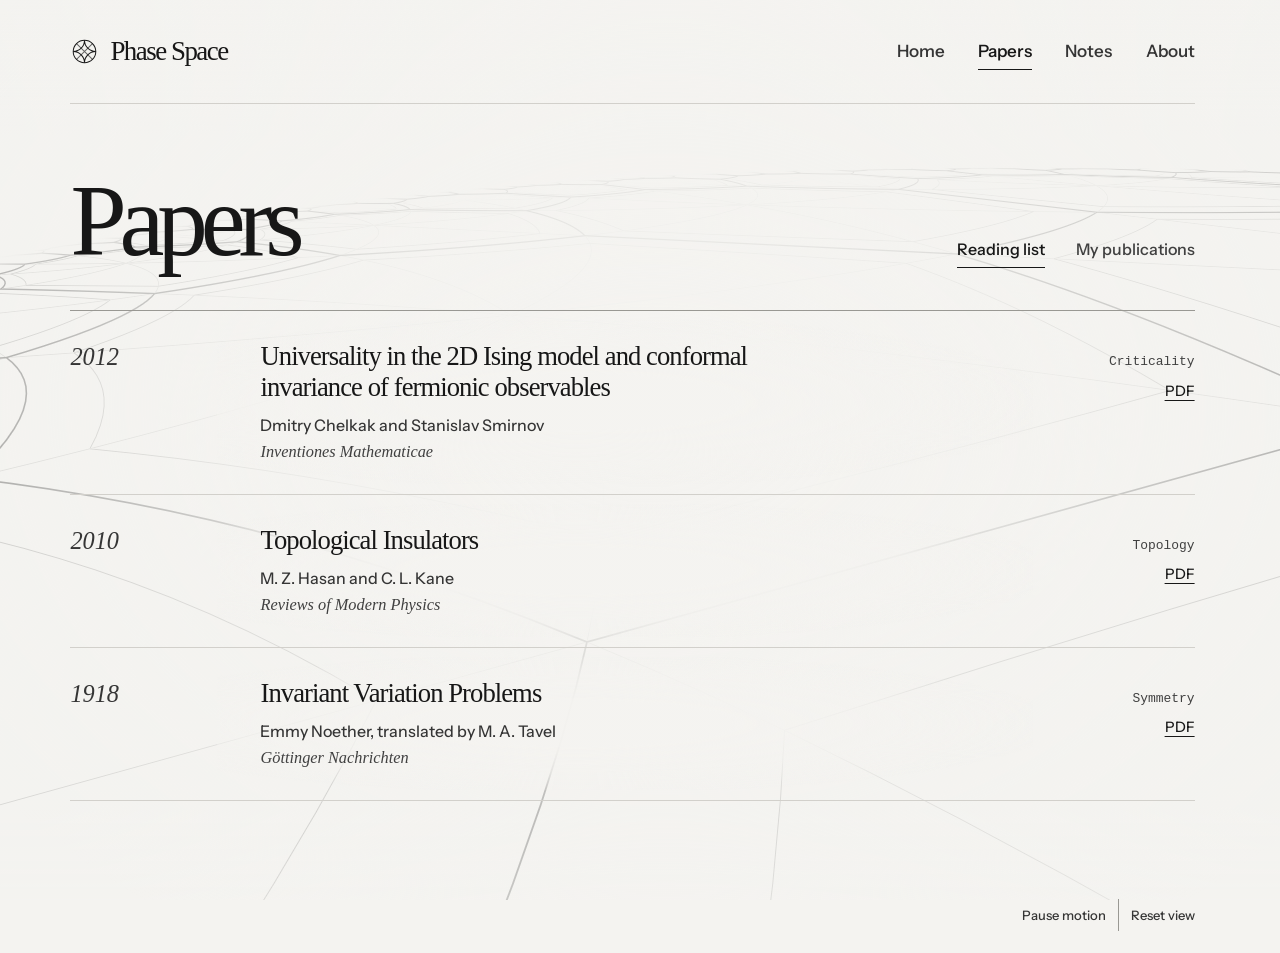
<file: papers/index.html>
<!doctype html>
<html lang="en">
<head>
  <meta charset="utf-8">
  <meta name="viewport" content="width=device-width, initial-scale=1">
  <meta name="theme-color" content="#f4f3f0">
  <meta name="description" content="My publications and papers from my reading list.">
  <title>Papers — Phase Space</title>
  <link rel="icon" href="../assets/observatory.svg">
  <script src="../theme.js?v=2"></script>
  <link rel="stylesheet" href="../style.css?v=route-3">
  <script defer src="../flight-motion.js?v=4"></script>
  <script defer src="../flight.js?v=3"></script>
  <script defer src="../content.js"></script>
  <script defer src="../page.js?v=4"></script>
  <script defer src="../routes.js?v=1"></script>
  <script defer src="../navigation.js?v=1"></script>
</head>
<body data-scene="papers">
<!-- flight plate -->
<div class="space flight" aria-hidden="true" data-camera='{"fovDeg":56,"pitchDeg":22,"height":0.086,"originX":0.41,"originZ":-0.26,"radius":0.33,"startDeg":26,"period":156}'>
  <div class="flight-view"><div class="flight-camera"><div class="flight-route">
    <svg class="flight-sheet" viewBox="-1000 -1000 2000 2000" fill="none" stroke="currentColor" focusable="false">
<path data-ink="0" opacity="0.220" stroke-width="0.35" d="M0 0L405.6 0M0 0L286.8 286.8M0 0L0 405.6M0 0L-286.8 286.8M0 0L-405.6 0M0 0L-286.8 -286.8M0 0L-0 -405.6M0 0L286.8 -286.8M594.6 246.3A1189.2 1189.2 0 0 1 405.6 -0M594.6 246.3A1189.2 1189.2 0 0 0 286.8 286.8M594.6 246.3A492.6 492.6 0 0 0 467.1 467.1M594.6 246.3A492.6 492.6 0 0 0 639.8 452.4M594.6 246.3A1189.2 1189.2 0 0 0 739.9 370M594.6 246.3A1189.2 1189.2 0 0 1 784.8 261.6M594.6 246.3A492.6 492.6 0 0 1 772.3 132.5M594.6 246.3A492.6 492.6 0 0 1 660.6 0M246.3 594.6A492.6 492.6 0 0 1 467.1 467.1M246.3 594.6A1189.2 1189.2 0 0 1 286.8 286.8M246.3 594.6A1189.2 1189.2 0 0 0 -0 405.6M246.3 594.6A492.6 492.6 0 0 0 0 660.6M246.3 594.6A492.6 492.6 0 0 0 132.5 772.3M246.3 594.6A1189.2 1189.2 0 0 0 261.6 784.8M246.3 594.6A1189.2 1189.2 0 0 1 370 739.9M246.3 594.6A492.6 492.6 0 0 1 452.4 639.8M-246.3 594.6A492.6 492.6 0 0 1 -132.5 772.3M-246.3 594.6A492.6 492.6 0 0 1 -0 660.6M-246.3 594.6A1189.2 1189.2 0 0 1 -0 405.6M-246.3 594.6A1189.2 1189.2 0 0 0 -286.8 286.8M-246.3 594.6A492.6 492.6 0 0 0 -467.1 467.1M-246.3 594.6A492.6 492.6 0 0 0 -452.4 639.8M-246.3 594.6A1189.2 1189.2 0 0 0 -370 739.9M-246.3 594.6A1189.2 1189.2 0 0 1 -261.6 784.8M-594.6 246.3A1189.2 1189.2 0 0 1 -739.9 370M-594.6 246.3A492.6 492.6 0 0 1 -639.8 452.4M-594.6 246.3A492.6 492.6 0 0 1 -467.1 467.1M-594.6 246.3A1189.2 1189.2 0 0 1 -286.8 286.8M-594.6 246.3A1189.2 1189.2 0 0 0 -405.6 -0M-594.6 246.3A492.6 492.6 0 0 0 -660.6 0M-594.6 246.3A492.6 492.6 0 0 0 -772.3 132.5M-594.6 246.3A1189.2 1189.2 0 0 0 -784.8 261.6M-594.6 -246.3A1189.2 1189.2 0 0 0 -739.9 -370M-594.6 -246.3A1189.2 1189.2 0 0 1 -784.8 -261.6M-594.6 -246.3A492.6 492.6 0 0 1 -772.3 -132.5M-594.6 -246.3A492.6 492.6 0 0 1 -660.6 -0M-594.6 -246.3A1189.2 1189.2 0 0 1 -405.6 0M-594.6 -246.3A1189.2 1189.2 0 0 0 -286.8 -286.8M-594.6 -246.3A492.6 492.6 0 0 0 -467.1 -467.1M-594.6 -246.3A492.6 492.6 0 0 0 -639.8 -452.4M-246.3 -594.6A492.6 492.6 0 0 0 -132.5 -772.3M-246.3 -594.6A1189.2 1189.2 0 0 0 -261.6 -784.8M-246.3 -594.6A1189.2 1189.2 0 0 1 -370 -739.9M-246.3 -594.6A492.6 492.6 0 0 1 -452.4 -639.8M-246.3 -594.6A492.6 492.6 0 0 1 -467.1 -467.1M-246.3 -594.6A1189.2 1189.2 0 0 1 -286.8 -286.8M-246.3 -594.6A1189.2 1189.2 0 0 0 -0 -405.6M-246.3 -594.6A492.6 492.6 0 0 0 -0 -660.6M246.3 -594.6A492.6 492.6 0 0 0 467.1 -467.1M246.3 -594.6A492.6 492.6 0 0 0 452.4 -639.8M246.3 -594.6A1189.2 1189.2 0 0 0 370 -739.9M246.3 -594.6A1189.2 1189.2 0 0 1 261.6 -784.8M246.3 -594.6A492.6 492.6 0 0 1 132.5 -772.3M246.3 -594.6A492.6 492.6 0 0 1 0 -660.6M246.3 -594.6A1189.2 1189.2 0 0 1 -0 -405.6M246.3 -594.6A1189.2 1189.2 0 0 0 286.8 -286.8M594.6 -246.3A1189.2 1189.2 0 0 0 405.6 -0M594.6 -246.3A492.6 492.6 0 0 0 660.6 -0M594.6 -246.3A492.6 492.6 0 0 0 772.3 -132.5M594.6 -246.3A1189.2 1189.2 0 0 0 784.8 -261.6M594.6 -246.3A1189.2 1189.2 0 0 1 739.9 -370M594.6 -246.3A492.6 492.6 0 0 1 639.8 -452.4M594.6 -246.3A492.6 492.6 0 0 1 467.1 -467.1M594.6 -246.3A1189.2 1189.2 0 0 1 286.8 -286.8M594.6 594.6A174.2 174.2 0 0 0 545 695.5M594.6 594.6A246.3 246.3 0 0 0 452.4 639.8M594.6 594.6L467.1 467.1M594.6 594.6A246.3 246.3 0 0 1 639.8 452.4M594.6 594.6A174.2 174.2 0 0 1 695.5 545M594.6 594.6A246.3 246.3 0 0 1 686.8 612.5M594.6 594.6L657.2 657.2M594.6 594.6A246.3 246.3 0 0 0 612.5 686.8M758.8 478.5A128.7 128.7 0 0 0 695.5 545M758.8 478.5A492.6 492.6 0 0 0 639.8 452.4M758.8 478.5A204 204 0 0 1 739.9 370M840.9 348.3A246.3 246.3 0 0 0 739.9 370M840.9 348.3A246.3 246.3 0 0 1 784.8 261.6M874.9 198.2A204 204 0 0 0 784.8 261.6M874.9 198.2A492.6 492.6 0 0 1 772.3 132.5M874.9 198.2A128.7 128.7 0 0 1 877.2 106.4M840.9 -0A246.3 246.3 0 0 1 772.3 -132.5M840.9 -0A174.2 174.2 0 0 1 877.2 -106.4M840.9 -0A246.3 246.3 0 0 1 918.8 -52.5M840.9 -0L929.5 -0M840.9 -0A246.3 246.3 0 0 0 918.8 52.5M840.9 -0A174.2 174.2 0 0 0 877.2 106.4M840.9 -0A246.3 246.3 0 0 0 772.3 132.5M840.9 -0L660.6 0M0 840.9A246.3 246.3 0 0 0 -52.5 918.8M0 840.9A174.2 174.2 0 0 0 -106.4 877.2M0 840.9A246.3 246.3 0 0 0 -132.5 772.3M0 840.9L0 660.6M0 840.9A246.3 246.3 0 0 1 132.5 772.3M0 840.9A174.2 174.2 0 0 1 106.4 877.2M0 840.9A246.3 246.3 0 0 1 52.5 918.8M0 840.9L0 929.5M198.2 874.9A128.7 128.7 0 0 0 106.4 877.2M198.2 874.9A492.6 492.6 0 0 0 132.5 772.3M198.2 874.9A204 204 0 0 1 261.6 784.8M348.3 840.9A246.3 246.3 0 0 0 261.6 784.8M348.3 840.9A246.3 246.3 0 0 1 370 739.9M478.5 758.8A128.7 128.7 0 0 1 545 695.5M478.5 758.8A204 204 0 0 0 370 739.9M478.5 758.8A492.6 492.6 0 0 1 452.4 639.8M-594.6 594.6L-657.2 657.2M-594.6 594.6A246.3 246.3 0 0 0 -686.8 612.5M-594.6 594.6A174.2 174.2 0 0 0 -695.5 545M-594.6 594.6A246.3 246.3 0 0 0 -639.8 452.4M-594.6 594.6L-467.1 467.1M-594.6 594.6A246.3 246.3 0 0 1 -452.4 639.8M-594.6 594.6A174.2 174.2 0 0 1 -545 695.5M-594.6 594.6A246.3 246.3 0 0 1 -612.5 686.8M-478.5 758.8A128.7 128.7 0 0 0 -545 695.5M-478.5 758.8A492.6 492.6 0 0 0 -452.4 639.8M-478.5 758.8A204 204 0 0 1 -370 739.9M-348.3 840.9A246.3 246.3 0 0 0 -370 739.9M-348.3 840.9A246.3 246.3 0 0 1 -261.6 784.8M-198.2 874.9A492.6 492.6 0 0 1 -132.5 772.3M-198.2 874.9A128.7 128.7 0 0 1 -106.4 877.2M-198.2 874.9A204 204 0 0 0 -261.6 784.8M-758.8 478.5A204 204 0 0 0 -739.9 370M-758.8 478.5A492.6 492.6 0 0 1 -639.8 452.4M-758.8 478.5A128.7 128.7 0 0 1 -695.5 545M-840.9 0A246.3 246.3 0 0 1 -918.8 52.5M-840.9 0L-929.5 -0M-840.9 0A246.3 246.3 0 0 0 -918.8 -52.5M-840.9 0A174.2 174.2 0 0 0 -877.2 -106.4M-840.9 0A246.3 246.3 0 0 0 -772.3 -132.5M-840.9 0L-660.6 0M-840.9 0A246.3 246.3 0 0 1 -772.3 132.5M-840.9 0A174.2 174.2 0 0 1 -877.2 106.4M-874.9 198.2A128.7 128.7 0 0 0 -877.2 106.4M-874.9 198.2A492.6 492.6 0 0 0 -772.3 132.5M-874.9 198.2A204 204 0 0 1 -784.8 261.6M-840.9 348.3A246.3 246.3 0 0 1 -739.9 370M-840.9 348.3A246.3 246.3 0 0 0 -784.8 261.6M-840.9 -348.3A246.3 246.3 0 0 0 -739.9 -370M-840.9 -348.3A246.3 246.3 0 0 1 -784.8 -261.6M-874.9 -198.2A204 204 0 0 0 -784.8 -261.6M-874.9 -198.2A492.6 492.6 0 0 1 -772.3 -132.5M-874.9 -198.2A128.7 128.7 0 0 1 -877.2 -106.4M-594.6 -594.6A174.2 174.2 0 0 1 -695.5 -545M-594.6 -594.6A246.3 246.3 0 0 1 -686.8 -612.5M-594.6 -594.6L-657.2 -657.2M-594.6 -594.6A246.3 246.3 0 0 0 -612.5 -686.8M-594.6 -594.6A174.2 174.2 0 0 0 -545 -695.5M-594.6 -594.6A246.3 246.3 0 0 0 -452.4 -639.8M-594.6 -594.6L-467.1 -467.1M-594.6 -594.6A246.3 246.3 0 0 1 -639.8 -452.4M-758.8 -478.5A204 204 0 0 1 -739.9 -370M-758.8 -478.5A128.7 128.7 0 0 0 -695.5 -545M-758.8 -478.5A492.6 492.6 0 0 0 -639.8 -452.4M-198.2 -874.9A492.6 492.6 0 0 0 -132.5 -772.3M-198.2 -874.9A204 204 0 0 1 -261.6 -784.8M-198.2 -874.9A128.7 128.7 0 0 0 -106.4 -877.2M-348.3 -840.9A246.3 246.3 0 0 0 -261.6 -784.8M-348.3 -840.9A246.3 246.3 0 0 1 -370 -739.9M-478.5 -758.8A204 204 0 0 0 -370 -739.9M-478.5 -758.8A492.6 492.6 0 0 1 -452.4 -639.8M-478.5 -758.8A128.7 128.7 0 0 1 -545 -695.5M-0 -840.9A246.3 246.3 0 0 1 -132.5 -772.3M-0 -840.9A174.2 174.2 0 0 1 -106.4 -877.2M-0 -840.9A246.3 246.3 0 0 1 -52.5 -918.8M-0 -840.9L-0 -929.5M-0 -840.9A246.3 246.3 0 0 0 52.5 -918.8M-0 -840.9A174.2 174.2 0 0 0 106.4 -877.2M-0 -840.9A246.3 246.3 0 0 0 132.5 -772.3M-0 -840.9L-0 -660.6M594.6 -594.6L467.1 -467.1M594.6 -594.6A246.3 246.3 0 0 1 452.4 -639.8M594.6 -594.6A174.2 174.2 0 0 1 545 -695.5M594.6 -594.6A246.3 246.3 0 0 1 612.5 -686.8M594.6 -594.6L657.2 -657.2M594.6 -594.6A246.3 246.3 0 0 0 686.8 -612.5M594.6 -594.6A174.2 174.2 0 0 0 695.5 -545M594.6 -594.6A246.3 246.3 0 0 0 639.8 -452.4M478.5 -758.8A128.7 128.7 0 0 0 545 -695.5M478.5 -758.8A492.6 492.6 0 0 0 452.4 -639.8M478.5 -758.8A204 204 0 0 1 370 -739.9M348.3 -840.9A246.3 246.3 0 0 0 370 -739.9M348.3 -840.9A246.3 246.3 0 0 1 261.6 -784.8M198.2 -874.9A204 204 0 0 0 261.6 -784.8M198.2 -874.9A492.6 492.6 0 0 1 132.5 -772.3M198.2 -874.9A128.7 128.7 0 0 1 106.4 -877.2M874.9 -198.2A128.7 128.7 0 0 0 877.2 -106.4M874.9 -198.2A492.6 492.6 0 0 0 772.3 -132.5M874.9 -198.2A204 204 0 0 1 784.8 -261.6M840.9 -348.3A246.3 246.3 0 0 0 784.8 -261.6M840.9 -348.3A246.3 246.3 0 0 1 739.9 -370M758.8 -478.5A204 204 0 0 0 739.9 -370M758.8 -478.5A492.6 492.6 0 0 1 639.8 -452.4M758.8 -478.5A128.7 128.7 0 0 1 695.5 -545"/>
<path data-ink="0" opacity="0.209" stroke-width="0.35" d="M758.8 478.5A111.6 111.6 0 0 0 757.2 548.1M758.8 478.5A111.6 111.6 0 0 1 811.1 417.5M758.8 478.5A128.7 128.7 0 0 1 821.8 466.2M840.9 348.3A102 102 0 0 0 811.1 417.5M840.9 348.3A102 102 0 0 1 868.7 278.3M874.9 198.2A111.6 111.6 0 0 1 923 147.9M874.9 198.2A128.7 128.7 0 0 0 910.7 251.5M874.9 198.2A111.6 111.6 0 0 0 868.7 278.3M198.2 874.9A111.6 111.6 0 0 0 147.9 923M198.2 874.9A111.6 111.6 0 0 1 278.3 868.7M198.2 874.9A128.7 128.7 0 0 1 251.5 910.7M348.3 840.9A102 102 0 0 0 278.3 868.7M348.3 840.9A102 102 0 0 1 417.5 811.1M478.5 758.8A111.6 111.6 0 0 1 548.1 757.2M478.5 758.8A128.7 128.7 0 0 0 466.2 821.8M478.5 758.8A111.6 111.6 0 0 0 417.5 811.1M-478.5 758.8A128.7 128.7 0 0 1 -466.2 821.8M-478.5 758.8A111.6 111.6 0 0 0 -548.1 757.2M-478.5 758.8A111.6 111.6 0 0 1 -417.5 811.1M-348.3 840.9A102 102 0 0 1 -278.3 868.7M-348.3 840.9A102 102 0 0 0 -417.5 811.1M-198.2 874.9A111.6 111.6 0 0 1 -147.9 923M-198.2 874.9A128.7 128.7 0 0 0 -251.5 910.7M-198.2 874.9A111.6 111.6 0 0 0 -278.3 868.7M-758.8 478.5A111.6 111.6 0 0 1 -757.2 548.1M-758.8 478.5A128.7 128.7 0 0 0 -821.8 466.2M-758.8 478.5A111.6 111.6 0 0 0 -811.1 417.5M-874.9 198.2A111.6 111.6 0 0 1 -868.7 278.3M-874.9 198.2A128.7 128.7 0 0 1 -910.7 251.5M-874.9 198.2A111.6 111.6 0 0 0 -923 147.9M-840.9 348.3A102 102 0 0 1 -811.1 417.5M-840.9 348.3A102 102 0 0 0 -868.7 278.3M-840.9 -348.3A102 102 0 0 1 -868.7 -278.3M-840.9 -348.3A102 102 0 0 0 -811.1 -417.5M-874.9 -198.2A111.6 111.6 0 0 0 -868.7 -278.3M-874.9 -198.2A111.6 111.6 0 0 1 -923 -147.9M-874.9 -198.2A128.7 128.7 0 0 0 -910.7 -251.5M-758.8 -478.5A111.6 111.6 0 0 1 -811.1 -417.5M-758.8 -478.5A128.7 128.7 0 0 1 -821.8 -466.2M-758.8 -478.5A111.6 111.6 0 0 0 -757.2 -548.1M-198.2 -874.9A111.6 111.6 0 0 1 -278.3 -868.7M-198.2 -874.9A128.7 128.7 0 0 1 -251.5 -910.7M-198.2 -874.9A111.6 111.6 0 0 0 -147.9 -923M-348.3 -840.9A102 102 0 0 0 -278.3 -868.7M-348.3 -840.9A102 102 0 0 1 -417.5 -811.1M-478.5 -758.8A128.7 128.7 0 0 0 -466.2 -821.8M-478.5 -758.8A111.6 111.6 0 0 0 -417.5 -811.1M-478.5 -758.8A111.6 111.6 0 0 1 -548.1 -757.2M478.5 -758.8A111.6 111.6 0 0 1 417.5 -811.1M478.5 -758.8A128.7 128.7 0 0 1 466.2 -821.8M478.5 -758.8A111.6 111.6 0 0 0 548.1 -757.2M348.3 -840.9A102 102 0 0 0 417.5 -811.1M348.3 -840.9A102 102 0 0 1 278.3 -868.7M198.2 -874.9A128.7 128.7 0 0 0 251.5 -910.7M198.2 -874.9A111.6 111.6 0 0 0 278.3 -868.7M198.2 -874.9A111.6 111.6 0 0 1 147.9 -923M874.9 -198.2A111.6 111.6 0 0 0 923 -147.9M874.9 -198.2A111.6 111.6 0 0 1 868.7 -278.3M874.9 -198.2A128.7 128.7 0 0 1 910.7 -251.5M840.9 -348.3A102 102 0 0 0 868.7 -278.3M840.9 -348.3A102 102 0 0 1 811.1 -417.5M758.8 -478.5A128.7 128.7 0 0 0 821.8 -466.2M758.8 -478.5A111.6 111.6 0 0 0 811.1 -417.5M758.8 -478.5A111.6 111.6 0 0 1 757.2 -548.1M738.9 594.6A492.6 492.6 0 0 1 695.5 545M594.6 738.9A492.6 492.6 0 0 0 545 695.5M942.9 102A492.6 492.6 0 0 0 877.2 106.4M942.9 -102A492.6 492.6 0 0 1 877.2 -106.4M-102 942.9A492.6 492.6 0 0 0 -106.4 877.2M102 942.9A492.6 492.6 0 0 1 106.4 877.2M-738.9 594.6A492.6 492.6 0 0 0 -695.5 545M-594.6 738.9A492.6 492.6 0 0 1 -545 695.5M-942.9 -102A492.6 492.6 0 0 0 -877.2 -106.4M-942.9 102A492.6 492.6 0 0 1 -877.2 106.4M-738.9 -594.6A492.6 492.6 0 0 1 -695.5 -545M-594.6 -738.9A492.6 492.6 0 0 0 -545 -695.5M-102 -942.9A492.6 492.6 0 0 1 -106.4 -877.2M102 -942.9A492.6 492.6 0 0 0 106.4 -877.2M594.6 -738.9A492.6 492.6 0 0 1 545 -695.5M738.9 -594.6A492.6 492.6 0 0 0 695.5 -545"/>
<path data-ink="0" opacity="0.185" stroke-width="0.35" d="M758.8 478.5A204 204 0 0 0 792.3 528.2M758.8 478.5A492.6 492.6 0 0 1 812.6 501.2M840.9 348.3A246.3 246.3 0 0 1 892.2 353.7M840.9 348.3A246.3 246.3 0 0 0 881 380.8M840.9 348.3A102 102 0 0 0 857.6 404.3M840.9 348.3A102 102 0 0 1 892.3 320.6M874.9 198.2A204 204 0 0 1 933.7 186.7M874.9 198.2A492.6 492.6 0 0 0 929 220.2M198.2 874.9A492.6 492.6 0 0 1 220.2 929M198.2 874.9A204 204 0 0 0 186.7 933.7M348.3 840.9A102 102 0 0 1 404.3 857.6M348.3 840.9A246.3 246.3 0 0 1 380.8 881M348.3 840.9A246.3 246.3 0 0 0 353.7 892.2M348.3 840.9A102 102 0 0 0 320.6 892.3M478.5 758.8A204 204 0 0 1 528.2 792.3M478.5 758.8A492.6 492.6 0 0 0 501.2 812.6M-478.5 758.8A492.6 492.6 0 0 1 -501.2 812.6M-478.5 758.8A204 204 0 0 0 -528.2 792.3M-348.3 840.9A102 102 0 0 1 -320.6 892.3M-348.3 840.9A246.3 246.3 0 0 1 -353.7 892.2M-348.3 840.9A246.3 246.3 0 0 0 -380.8 881M-348.3 840.9A102 102 0 0 0 -404.3 857.6M-198.2 874.9A204 204 0 0 1 -186.7 933.7M-198.2 874.9A492.6 492.6 0 0 0 -220.2 929M-758.8 478.5A204 204 0 0 1 -792.3 528.2M-758.8 478.5A492.6 492.6 0 0 0 -812.6 501.2M-874.9 198.2A492.6 492.6 0 0 1 -929 220.2M-874.9 198.2A204 204 0 0 0 -933.7 186.7M-840.9 348.3A102 102 0 0 1 -857.6 404.3M-840.9 348.3A246.3 246.3 0 0 1 -881 380.8M-840.9 348.3A246.3 246.3 0 0 0 -892.2 353.7M-840.9 348.3A102 102 0 0 0 -892.3 320.6M-840.9 -348.3A102 102 0 0 1 -892.3 -320.6M-840.9 -348.3A246.3 246.3 0 0 1 -892.2 -353.7M-840.9 -348.3A246.3 246.3 0 0 0 -881 -380.8M-840.9 -348.3A102 102 0 0 0 -857.6 -404.3M-874.9 -198.2A204 204 0 0 1 -933.7 -186.7M-874.9 -198.2A492.6 492.6 0 0 0 -929 -220.2M-758.8 -478.5A492.6 492.6 0 0 1 -812.6 -501.2M-758.8 -478.5A204 204 0 0 0 -792.3 -528.2M-198.2 -874.9A492.6 492.6 0 0 1 -220.2 -929M-198.2 -874.9A204 204 0 0 0 -186.7 -933.7M-348.3 -840.9A102 102 0 0 1 -404.3 -857.6M-348.3 -840.9A246.3 246.3 0 0 1 -380.8 -881M-348.3 -840.9A246.3 246.3 0 0 0 -353.7 -892.2M-348.3 -840.9A102 102 0 0 0 -320.6 -892.3M-478.5 -758.8A204 204 0 0 1 -528.2 -792.3M-478.5 -758.8A492.6 492.6 0 0 0 -501.2 -812.6M478.5 -758.8A492.6 492.6 0 0 1 501.2 -812.6M478.5 -758.8A204 204 0 0 0 528.2 -792.3M348.3 -840.9A102 102 0 0 0 404.3 -857.6M348.3 -840.9A102 102 0 0 1 320.6 -892.3M348.3 -840.9A246.3 246.3 0 0 1 353.7 -892.2M348.3 -840.9A246.3 246.3 0 0 0 380.8 -881M198.2 -874.9A492.6 492.6 0 0 0 220.2 -929M198.2 -874.9A204 204 0 0 1 186.7 -933.7M874.9 -198.2A492.6 492.6 0 0 1 929 -220.2M874.9 -198.2A204 204 0 0 0 933.7 -186.7M840.9 -348.3A246.3 246.3 0 0 0 892.2 -353.7M840.9 -348.3A102 102 0 0 0 892.3 -320.6M840.9 -348.3A102 102 0 0 1 857.6 -404.3M840.9 -348.3A246.3 246.3 0 0 1 881 -380.8M758.8 -478.5A204 204 0 0 1 792.3 -528.2M758.8 -478.5A492.6 492.6 0 0 0 812.6 -501.2M738.9 594.6A84.5 84.5 0 0 0 686.8 612.5M594.6 738.9A84.5 84.5 0 0 1 612.5 686.8M942.9 102A84.5 84.5 0 0 1 918.8 52.5M942.9 -102A84.5 84.5 0 0 0 918.8 -52.5M-102 942.9A84.5 84.5 0 0 1 -52.5 918.8M102 942.9A84.5 84.5 0 0 0 52.5 918.8M-738.9 594.6A84.5 84.5 0 0 1 -686.8 612.5M-594.6 738.9A84.5 84.5 0 0 0 -612.5 686.8M-942.9 -102A84.5 84.5 0 0 1 -918.8 -52.5M-942.9 102A84.5 84.5 0 0 0 -918.8 52.5M-738.9 -594.6A84.5 84.5 0 0 0 -686.8 -612.5M-594.6 -738.9A84.5 84.5 0 0 1 -612.5 -686.8M-102 -942.9A84.5 84.5 0 0 0 -52.5 -918.8M102 -942.9A84.5 84.5 0 0 1 52.5 -918.8M594.6 -738.9A84.5 84.5 0 0 0 612.5 -686.8M738.9 -594.6A84.5 84.5 0 0 1 686.8 -612.5"/>
<path data-ink="0" opacity="0.152" stroke-width="0.35" d="M738.9 594.6A53.3 53.3 0 0 1 772.2 579.2M738.9 594.6A68 68 0 0 1 757.2 548.1M738.9 594.6A53.3 53.3 0 0 0 723.3 630.9M594.6 738.9A68 68 0 0 0 548.1 757.2M594.6 738.9A53.3 53.3 0 0 0 579.2 772.2M594.6 738.9A53.3 53.3 0 0 1 630.9 723.3M942.9 102A68 68 0 0 0 923 147.9M942.9 102A53.3 53.3 0 0 0 955.6 136.5M942.9 102A53.3 53.3 0 0 1 957.6 65.3M942.9 -102A68 68 0 0 1 923 -147.9M942.9 -102A53.3 53.3 0 0 0 957.6 -65.3M942.9 -102A53.3 53.3 0 0 1 955.6 -136.5M-102 942.9A68 68 0 0 0 -147.9 923M-102 942.9A53.3 53.3 0 0 0 -136.5 955.6M-102 942.9A53.3 53.3 0 0 1 -65.3 957.6M102 942.9A53.3 53.3 0 0 1 136.5 955.6M102 942.9A68 68 0 0 1 147.9 923M102 942.9A53.3 53.3 0 0 0 65.3 957.6M-738.9 594.6A53.3 53.3 0 0 1 -723.3 630.9M-738.9 594.6A68 68 0 0 0 -757.2 548.1M-738.9 594.6A53.3 53.3 0 0 0 -772.2 579.2M-594.6 738.9A53.3 53.3 0 0 0 -630.9 723.3M-594.6 738.9A53.3 53.3 0 0 1 -579.2 772.2M-594.6 738.9A68 68 0 0 1 -548.1 757.2M-942.9 -102A53.3 53.3 0 0 1 -957.6 -65.3M-942.9 -102A68 68 0 0 0 -923 -147.9M-942.9 -102A53.3 53.3 0 0 0 -955.6 -136.5M-942.9 102A53.3 53.3 0 0 0 -957.6 65.3M-942.9 102A53.3 53.3 0 0 1 -955.6 136.5M-942.9 102A68 68 0 0 1 -923 147.9M-738.9 -594.6A53.3 53.3 0 0 0 -723.3 -630.9M-738.9 -594.6A53.3 53.3 0 0 1 -772.2 -579.2M-738.9 -594.6A68 68 0 0 1 -757.2 -548.1M-594.6 -738.9A53.3 53.3 0 0 1 -630.9 -723.3M-594.6 -738.9A68 68 0 0 0 -548.1 -757.2M-594.6 -738.9A53.3 53.3 0 0 0 -579.2 -772.2M-102 -942.9A53.3 53.3 0 0 0 -65.3 -957.6M-102 -942.9A53.3 53.3 0 0 1 -136.5 -955.6M-102 -942.9A68 68 0 0 1 -147.9 -923M102 -942.9A53.3 53.3 0 0 1 65.3 -957.6M102 -942.9A68 68 0 0 0 147.9 -923M102 -942.9A53.3 53.3 0 0 0 136.5 -955.6M594.6 -738.9A53.3 53.3 0 0 1 579.2 -772.2M594.6 -738.9A68 68 0 0 1 548.1 -757.2M594.6 -738.9A53.3 53.3 0 0 0 630.9 -723.3M738.9 -594.6A53.3 53.3 0 0 0 772.2 -579.2M738.9 -594.6A53.3 53.3 0 0 1 723.3 -630.9M738.9 -594.6A68 68 0 0 0 757.2 -548.1"/>
<path data-ink="0" opacity="0.101" stroke-width="0.35" d="M738.9 594.6A492.6 492.6 0 0 0 760.3 614.8M738.9 594.6A84.5 84.5 0 0 1 769.2 600.2M738.9 594.6A68 68 0 0 0 746.4 625.6M594.6 738.9A84.5 84.5 0 0 0 600.2 769.2M594.6 738.9A492.6 492.6 0 0 1 614.8 760.3M594.6 738.9A68 68 0 0 1 625.6 746.4M942.9 102A84.5 84.5 0 0 0 968.3 119.5M942.9 102A492.6 492.6 0 0 1 972.4 102.9M942.9 102A68 68 0 0 1 970.2 85.4M942.9 -102A68 68 0 0 0 970.2 -85.4M942.9 -102A492.6 492.6 0 0 0 972.4 -102.9M942.9 -102A84.5 84.5 0 0 1 968.3 -119.5M-102 942.9A84.5 84.5 0 0 0 -119.5 968.3M-102 942.9A492.6 492.6 0 0 1 -102.9 972.4M-102 942.9A68 68 0 0 1 -85.4 970.2M102 942.9A68 68 0 0 0 85.4 970.2M102 942.9A492.6 492.6 0 0 0 102.9 972.4M102 942.9A84.5 84.5 0 0 1 119.5 968.3M-738.9 594.6A84.5 84.5 0 0 0 -769.2 600.2M-738.9 594.6A492.6 492.6 0 0 1 -760.3 614.8M-738.9 594.6A68 68 0 0 1 -746.4 625.6M-594.6 738.9A68 68 0 0 0 -625.6 746.4M-594.6 738.9A492.6 492.6 0 0 0 -614.8 760.3M-594.6 738.9A84.5 84.5 0 0 1 -600.2 769.2M-942.9 -102A68 68 0 0 1 -970.2 -85.4M-942.9 -102A84.5 84.5 0 0 0 -968.3 -119.5M-942.9 -102A492.6 492.6 0 0 1 -972.4 -102.9M-942.9 102A68 68 0 0 0 -970.2 85.4M-942.9 102A492.6 492.6 0 0 0 -972.4 102.9M-942.9 102A84.5 84.5 0 0 1 -968.3 119.5M-738.9 -594.6A68 68 0 0 0 -746.4 -625.6M-738.9 -594.6A492.6 492.6 0 0 0 -760.3 -614.8M-738.9 -594.6A84.5 84.5 0 0 1 -769.2 -600.2M-594.6 -738.9A492.6 492.6 0 0 1 -614.8 -760.3M-594.6 -738.9A68 68 0 0 1 -625.6 -746.4M-594.6 -738.9A84.5 84.5 0 0 0 -600.2 -769.2M-102 -942.9A68 68 0 0 0 -85.4 -970.2M-102 -942.9A492.6 492.6 0 0 0 -102.9 -972.4M-102 -942.9A84.5 84.5 0 0 1 -119.5 -968.3M102 -942.9A84.5 84.5 0 0 0 119.5 -968.3M102 -942.9A492.6 492.6 0 0 1 102.9 -972.4M102 -942.9A68 68 0 0 1 85.4 -970.2M594.6 -738.9A68 68 0 0 0 625.6 -746.4M594.6 -738.9A492.6 492.6 0 0 0 614.8 -760.3M594.6 -738.9A84.5 84.5 0 0 1 600.2 -769.2M738.9 -594.6A84.5 84.5 0 0 0 769.2 -600.2M738.9 -594.6A492.6 492.6 0 0 1 760.3 -614.8M738.9 -594.6A68 68 0 0 1 746.4 -625.6"/>
<path data-ink="1" opacity="0.290" stroke-width="0.42" d="M348.8 0A1424.2 1424.2 0 0 0 246.7 246.7M246.7 246.7A1424.2 1424.2 0 0 0 0 348.8M0 348.8A1424.2 1424.2 0 0 0 -246.7 246.7M-246.7 246.7A1424.2 1424.2 0 0 0 -348.8 0M-348.8 0A1424.2 1424.2 0 0 0 -246.7 -246.7M-246.7 -246.7A1424.2 1424.2 0 0 0 -0 -348.8M-0 -348.8A1424.2 1424.2 0 0 0 246.7 -246.7M246.7 -246.7A1424.2 1424.2 0 0 0 348.8 0M433.9 46.6A4915.7 4915.7 0 0 1 642.8 33.7M642.8 33.7A589.9 589.9 0 0 0 747.5 142.4M747.5 142.4A278.3 278.3 0 0 0 763 258.3M763 258.3A228.3 228.3 0 0 0 722.1 356.9M722.1 356.9A278.3 278.3 0 0 0 629.3 427.8M629.3 427.8A589.9 589.9 0 0 0 478.4 430.7M478.4 430.7A4915.7 4915.7 0 0 1 339.8 273.9M339.8 273.9A1010.3 1010.3 0 0 1 433.9 46.6M430.7 478.4A589.9 589.9 0 0 0 427.8 629.3M427.8 629.3A278.3 278.3 0 0 0 356.9 722.1M356.9 722.1A228.3 228.3 0 0 0 258.3 763M258.3 763A278.3 278.3 0 0 0 142.4 747.5M142.4 747.5A589.9 589.9 0 0 0 33.7 642.8M33.7 642.8A4915.7 4915.7 0 0 1 46.6 433.9M46.6 433.9A1010.3 1010.3 0 0 1 273.9 339.8M273.9 339.8A4915.7 4915.7 0 0 1 430.7 478.4M-142.4 747.5A278.3 278.3 0 0 0 -258.3 763M-258.3 763A228.3 228.3 0 0 0 -356.9 722.1M-356.9 722.1A278.3 278.3 0 0 0 -427.8 629.3M-427.8 629.3A589.9 589.9 0 0 0 -430.7 478.4M-430.7 478.4A4915.7 4915.7 0 0 1 -273.9 339.8M-273.9 339.8A1010.3 1010.3 0 0 1 -46.6 433.9M-46.6 433.9A4915.7 4915.7 0 0 1 -33.7 642.8M-33.7 642.8A589.9 589.9 0 0 0 -142.4 747.5M-722.1 356.9A228.3 228.3 0 0 0 -763 258.3M-763 258.3A278.3 278.3 0 0 0 -747.5 142.4M-747.5 142.4A589.9 589.9 0 0 0 -642.8 33.7M-642.8 33.7A4915.7 4915.7 0 0 1 -433.9 46.6M-433.9 46.6A1010.3 1010.3 0 0 1 -339.8 273.9M-339.8 273.9A4915.7 4915.7 0 0 1 -478.4 430.7M-478.4 430.7A589.9 589.9 0 0 0 -629.3 427.8M-629.3 427.8A278.3 278.3 0 0 0 -722.1 356.9M-722.1 -356.9A278.3 278.3 0 0 0 -629.3 -427.8M-629.3 -427.8A589.9 589.9 0 0 0 -478.4 -430.7M-478.4 -430.7A4915.7 4915.7 0 0 1 -339.8 -273.9M-339.8 -273.9A1010.3 1010.3 0 0 1 -433.9 -46.6M-433.9 -46.6A4915.7 4915.7 0 0 1 -642.8 -33.7M-642.8 -33.7A589.9 589.9 0 0 0 -747.5 -142.4M-747.5 -142.4A278.3 278.3 0 0 0 -763 -258.3M-763 -258.3A228.3 228.3 0 0 0 -722.1 -356.9M-142.4 -747.5A589.9 589.9 0 0 0 -33.7 -642.8M-33.7 -642.8A4915.7 4915.7 0 0 1 -46.6 -433.9M-46.6 -433.9A1010.3 1010.3 0 0 1 -273.9 -339.8M-273.9 -339.8A4915.7 4915.7 0 0 1 -430.7 -478.4M-430.7 -478.4A589.9 589.9 0 0 0 -427.8 -629.3M-427.8 -629.3A278.3 278.3 0 0 0 -356.9 -722.1M-356.9 -722.1A228.3 228.3 0 0 0 -258.3 -763M-258.3 -763A278.3 278.3 0 0 0 -142.4 -747.5M430.7 -478.4A4915.7 4915.7 0 0 1 273.9 -339.8M273.9 -339.8A1010.3 1010.3 0 0 1 46.6 -433.9M46.6 -433.9A4915.7 4915.7 0 0 1 33.7 -642.8M33.7 -642.8A589.9 589.9 0 0 0 142.4 -747.5M142.4 -747.5A278.3 278.3 0 0 0 258.3 -763M258.3 -763A228.3 228.3 0 0 0 356.9 -722.1M356.9 -722.1A278.3 278.3 0 0 0 427.8 -629.3M427.8 -629.3A589.9 589.9 0 0 0 430.7 -478.4M433.9 -46.6A1010.3 1010.3 0 0 1 339.8 -273.9M339.8 -273.9A4915.7 4915.7 0 0 1 478.4 -430.7M478.4 -430.7A589.9 589.9 0 0 0 629.3 -427.8M629.3 -427.8A278.3 278.3 0 0 0 722.1 -356.9M722.1 -356.9A228.3 228.3 0 0 0 763 -258.3M763 -258.3A278.3 278.3 0 0 0 747.5 -142.4M747.5 -142.4A589.9 589.9 0 0 0 642.8 -33.7M642.8 -33.7A4915.7 4915.7 0 0 1 433.9 -46.6M547.6 680.6A710.5 710.5 0 0 0 474 626.2M474 626.2A418.5 418.5 0 0 1 492.4 492.4M492.4 492.4A418.5 418.5 0 0 1 626.2 474M626.2 474A710.5 710.5 0 0 0 680.6 547.6M680.6 547.6A147.6 147.6 0 0 0 676.8 608.7M608.7 676.8A147.6 147.6 0 0 0 547.6 680.6M702 531.8A373.5 373.5 0 0 1 664.1 455.2M664.1 455.2A218.5 218.5 0 0 1 738.9 390.4M738.9 390.4A132094 132094 0 0 0 801.2 423.4M812 406.1A593.7 593.7 0 0 1 758.6 362.5M758.6 362.5A182.4 182.4 0 0 1 792.7 280.1M792.7 280.1A593.7 593.7 0 0 1 861.4 287M866 267.2A132094 132094 0 0 0 798.5 246.4M798.5 246.4A218.5 218.5 0 0 1 791.5 147.7M791.5 147.7A373.5 373.5 0 0 1 872.4 120.3M777.9 -107.6A710.5 710.5 0 0 0 868.5 -94.1M868.5 -94.1A147.6 147.6 0 0 0 909 -48.1M909 48.1A147.6 147.6 0 0 0 868.5 94.1M868.5 94.1A710.5 710.5 0 0 0 777.9 107.6M777.9 107.6A418.5 418.5 0 0 1 696.3 0M696.3 0A418.5 418.5 0 0 1 777.9 -107.6M-48.1 909A147.6 147.6 0 0 0 -94.1 868.5M-94.1 868.5A710.5 710.5 0 0 0 -107.6 777.9M-107.6 777.9A418.5 418.5 0 0 1 0 696.3M0 696.3A418.5 418.5 0 0 1 107.6 777.9M107.6 777.9A710.5 710.5 0 0 0 94.1 868.5M94.1 868.5A147.6 147.6 0 0 0 48.1 909M120.3 872.4A373.5 373.5 0 0 1 147.7 791.5M147.7 791.5A218.5 218.5 0 0 1 246.4 798.5M246.4 798.5A132094 132094 0 0 0 267.2 866M287 861.4A593.7 593.7 0 0 1 280.1 792.7M280.1 792.7A182.4 182.4 0 0 1 362.5 758.6M362.5 758.6A593.7 593.7 0 0 1 406.1 812M423.4 801.2A132094 132094 0 0 0 390.4 738.9M390.4 738.9A218.5 218.5 0 0 1 455.2 664.1M455.2 664.1A373.5 373.5 0 0 1 531.8 702M-676.8 608.7A147.6 147.6 0 0 0 -680.6 547.6M-680.6 547.6A710.5 710.5 0 0 0 -626.2 474M-626.2 474A418.5 418.5 0 0 1 -492.4 492.4M-492.4 492.4A418.5 418.5 0 0 1 -474 626.2M-474 626.2A710.5 710.5 0 0 0 -547.6 680.6M-547.6 680.6A147.6 147.6 0 0 0 -608.7 676.8M-531.8 702A373.5 373.5 0 0 1 -455.2 664.1M-455.2 664.1A218.5 218.5 0 0 1 -390.4 738.9M-390.4 738.9A132094 132094 0 0 0 -423.4 801.2M-406.1 812A593.7 593.7 0 0 1 -362.5 758.6M-362.5 758.6A182.4 182.4 0 0 1 -280.1 792.7M-280.1 792.7A593.7 593.7 0 0 1 -287 861.4M-147.7 791.5A373.5 373.5 0 0 1 -120.3 872.4M-267.2 866A132094 132094 0 0 0 -246.4 798.5M-246.4 798.5A218.5 218.5 0 0 1 -147.7 791.5M-738.9 390.4A218.5 218.5 0 0 1 -664.1 455.2M-664.1 455.2A373.5 373.5 0 0 1 -702 531.8M-801.2 423.4A132094 132094 0 0 0 -738.9 390.4M-909 -48.1A147.6 147.6 0 0 0 -868.5 -94.1M-868.5 -94.1A710.5 710.5 0 0 0 -777.9 -107.6M-777.9 -107.6A418.5 418.5 0 0 1 -696.3 0M-696.3 0A418.5 418.5 0 0 1 -777.9 107.6M-777.9 107.6A710.5 710.5 0 0 0 -868.5 94.1M-868.5 94.1A147.6 147.6 0 0 0 -909 48.1M-872.4 120.3A373.5 373.5 0 0 1 -791.5 147.7M-791.5 147.7A218.5 218.5 0 0 1 -798.5 246.4M-798.5 246.4A132094 132094 0 0 0 -866 267.2M-758.6 362.5A593.7 593.7 0 0 1 -812 406.1M-861.4 287A593.7 593.7 0 0 1 -792.7 280.1M-792.7 280.1A182.4 182.4 0 0 1 -758.6 362.5M-758.6 -362.5A182.4 182.4 0 0 1 -792.7 -280.1M-792.7 -280.1A593.7 593.7 0 0 1 -861.4 -287M-812 -406.1A593.7 593.7 0 0 1 -758.6 -362.5M-866 -267.2A132094 132094 0 0 0 -798.5 -246.4M-798.5 -246.4A218.5 218.5 0 0 1 -791.5 -147.7M-791.5 -147.7A373.5 373.5 0 0 1 -872.4 -120.3M-680.6 -547.6A147.6 147.6 0 0 0 -676.8 -608.7M-608.7 -676.8A147.6 147.6 0 0 0 -547.6 -680.6M-547.6 -680.6A710.5 710.5 0 0 0 -474 -626.2M-474 -626.2A418.5 418.5 0 0 1 -492.4 -492.4M-492.4 -492.4A418.5 418.5 0 0 1 -626.2 -474M-626.2 -474A710.5 710.5 0 0 0 -680.6 -547.6M-738.9 -390.4A132094 132094 0 0 0 -801.2 -423.4M-702 -531.8A373.5 373.5 0 0 1 -664.1 -455.2M-664.1 -455.2A218.5 218.5 0 0 1 -738.9 -390.4M-147.7 -791.5A218.5 218.5 0 0 1 -246.4 -798.5M-246.4 -798.5A132094 132094 0 0 0 -267.2 -866M-120.3 -872.4A373.5 373.5 0 0 1 -147.7 -791.5M-287 -861.4A593.7 593.7 0 0 1 -280.1 -792.7M-280.1 -792.7A182.4 182.4 0 0 1 -362.5 -758.6M-362.5 -758.6A593.7 593.7 0 0 1 -406.1 -812M-423.4 -801.2A132094 132094 0 0 0 -390.4 -738.9M-390.4 -738.9A218.5 218.5 0 0 1 -455.2 -664.1M-455.2 -664.1A373.5 373.5 0 0 1 -531.8 -702M-107.6 -777.9A710.5 710.5 0 0 0 -94.1 -868.5M-94.1 -868.5A147.6 147.6 0 0 0 -48.1 -909M48.1 -909A147.6 147.6 0 0 0 94.1 -868.5M94.1 -868.5A710.5 710.5 0 0 0 107.6 -777.9M107.6 -777.9A418.5 418.5 0 0 1 -0 -696.3M-0 -696.3A418.5 418.5 0 0 1 -107.6 -777.9M492.4 -492.4A418.5 418.5 0 0 1 474 -626.2M474 -626.2A710.5 710.5 0 0 0 547.6 -680.6M547.6 -680.6A147.6 147.6 0 0 0 608.7 -676.8M676.8 -608.7A147.6 147.6 0 0 0 680.6 -547.6M680.6 -547.6A710.5 710.5 0 0 0 626.2 -474M626.2 -474A418.5 418.5 0 0 1 492.4 -492.4M531.8 -702A373.5 373.5 0 0 1 455.2 -664.1M455.2 -664.1A218.5 218.5 0 0 1 390.4 -738.9M390.4 -738.9A132094 132094 0 0 0 423.4 -801.2M406.1 -812A593.7 593.7 0 0 1 362.5 -758.6M362.5 -758.6A182.4 182.4 0 0 1 280.1 -792.7M280.1 -792.7A593.7 593.7 0 0 1 287 -861.4M267.2 -866A132094 132094 0 0 0 246.4 -798.5M246.4 -798.5A218.5 218.5 0 0 1 147.7 -791.5M147.7 -791.5A373.5 373.5 0 0 1 120.3 -872.4M872.4 -120.3A373.5 373.5 0 0 1 791.5 -147.7M791.5 -147.7A218.5 218.5 0 0 1 798.5 -246.4M798.5 -246.4A132094 132094 0 0 0 866 -267.2M861.4 -287A593.7 593.7 0 0 1 792.7 -280.1M792.7 -280.1A182.4 182.4 0 0 1 758.6 -362.5M758.6 -362.5A593.7 593.7 0 0 1 812 -406.1M801.2 -423.4A132094 132094 0 0 0 738.9 -390.4M738.9 -390.4A218.5 218.5 0 0 1 664.1 -455.2M664.1 -455.2A373.5 373.5 0 0 1 702 -531.8"/>
<path data-ink="1" opacity="0.275" stroke-width="0.42" d="M676.8 608.7A94.6 94.6 0 0 0 650.5 650.5M650.5 650.5A94.6 94.6 0 0 0 608.7 676.8M755 539.6A217.8 217.8 0 0 0 702 531.8M872.4 120.3A217.8 217.8 0 0 0 915.5 152.3M909 -48.1A94.6 94.6 0 0 0 919.9 -0M919.9 -0A94.6 94.6 0 0 0 909 48.1M48.1 909A94.6 94.6 0 0 0 0 919.9M0 919.9A94.6 94.6 0 0 0 -48.1 909M152.3 915.5A217.8 217.8 0 0 0 120.3 872.4M531.8 702A217.8 217.8 0 0 0 539.6 755M-650.5 650.5A94.6 94.6 0 0 0 -676.8 608.7M-608.7 676.8A94.6 94.6 0 0 0 -650.5 650.5M-539.6 755A217.8 217.8 0 0 0 -531.8 702M-120.3 872.4A217.8 217.8 0 0 0 -152.3 915.5M-702 531.8A217.8 217.8 0 0 0 -755 539.6M-909 48.1A94.6 94.6 0 0 0 -919.9 0M-919.9 0A94.6 94.6 0 0 0 -909 -48.1M-915.5 152.3A217.8 217.8 0 0 0 -872.4 120.3M-872.4 -120.3A217.8 217.8 0 0 0 -915.5 -152.3M-676.8 -608.7A94.6 94.6 0 0 0 -650.5 -650.5M-650.5 -650.5A94.6 94.6 0 0 0 -608.7 -676.8M-755 -539.6A217.8 217.8 0 0 0 -702 -531.8M-152.3 -915.5A217.8 217.8 0 0 0 -120.3 -872.4M-531.8 -702A217.8 217.8 0 0 0 -539.6 -755M-48.1 -909A94.6 94.6 0 0 0 -0 -919.9M-0 -919.9A94.6 94.6 0 0 0 48.1 -909M608.7 -676.8A94.6 94.6 0 0 0 650.5 -650.5M650.5 -650.5A94.6 94.6 0 0 0 676.8 -608.7M539.6 -755A217.8 217.8 0 0 0 531.8 -702M120.3 -872.4A217.8 217.8 0 0 0 152.3 -915.5M915.5 -152.3A217.8 217.8 0 0 0 872.4 -120.3M702 -531.8A217.8 217.8 0 0 0 755 -539.6M695.1 606.8A112.9 112.9 0 0 1 704 555.8M704 555.8A143.6 143.6 0 0 1 751.9 554.6M555.8 704A112.9 112.9 0 0 1 606.8 695.1M554.6 751.9A143.6 143.6 0 0 1 555.8 704M923.8 139.5A143.6 143.6 0 0 1 890.8 104.8M890.8 104.8A112.9 112.9 0 0 1 920.6 62.4M920.6 -62.4A112.9 112.9 0 0 1 890.8 -104.8M890.8 -104.8A143.6 143.6 0 0 1 923.8 -139.5M-139.5 923.8A143.6 143.6 0 0 1 -104.8 890.8M-104.8 890.8A112.9 112.9 0 0 1 -62.4 920.6M62.4 920.6A112.9 112.9 0 0 1 104.8 890.8M104.8 890.8A143.6 143.6 0 0 1 139.5 923.8M-751.9 554.6A143.6 143.6 0 0 1 -704 555.8M-704 555.8A112.9 112.9 0 0 1 -695.1 606.8M-606.8 695.1A112.9 112.9 0 0 1 -555.8 704M-555.8 704A143.6 143.6 0 0 1 -554.6 751.9M-923.8 -139.5A143.6 143.6 0 0 1 -890.8 -104.8M-890.8 -104.8A112.9 112.9 0 0 1 -920.6 -62.4M-920.6 62.4A112.9 112.9 0 0 1 -890.8 104.8M-890.8 104.8A143.6 143.6 0 0 1 -923.8 139.5M-704 -555.8A143.6 143.6 0 0 1 -751.9 -554.6M-695.1 -606.8A112.9 112.9 0 0 1 -704 -555.8M-554.6 -751.9A143.6 143.6 0 0 1 -555.8 -704M-555.8 -704A112.9 112.9 0 0 1 -606.8 -695.1M-62.4 -920.6A112.9 112.9 0 0 1 -104.8 -890.8M-104.8 -890.8A143.6 143.6 0 0 1 -139.5 -923.8M139.5 -923.8A143.6 143.6 0 0 1 104.8 -890.8M104.8 -890.8A112.9 112.9 0 0 1 62.4 -920.6M606.8 -695.1A112.9 112.9 0 0 1 555.8 -704M555.8 -704A143.6 143.6 0 0 1 554.6 -751.9M751.9 -554.6A143.6 143.6 0 0 1 704 -555.8M704 -555.8A112.9 112.9 0 0 1 695.1 -606.8"/>
<path data-ink="1" opacity="0.244" stroke-width="0.42" d="M787.9 523.3A77.1 77.1 0 0 0 755 539.6M801.2 423.4A119.2 119.2 0 0 0 814.3 465.9M854 398.3A133.6 133.6 0 0 0 812 406.1M861.4 287A133.6 133.6 0 0 0 885.5 322.2M915.5 152.3A77.1 77.1 0 0 0 927.1 187.1M905.3 246.3A119.2 119.2 0 0 0 866 267.2M187.1 927.1A77.1 77.1 0 0 0 152.3 915.5M267.2 866A119.2 119.2 0 0 0 246.3 905.3M322.2 885.5A133.6 133.6 0 0 0 287 861.4M406.1 812A133.6 133.6 0 0 0 398.3 854M539.6 755A77.1 77.1 0 0 0 523.3 787.9M465.9 814.3A119.2 119.2 0 0 0 423.4 801.2M-523.3 787.9A77.1 77.1 0 0 0 -539.6 755M-423.4 801.2A119.2 119.2 0 0 0 -465.9 814.3M-287 861.4A133.6 133.6 0 0 0 -322.2 885.5M-398.3 854A133.6 133.6 0 0 0 -406.1 812M-152.3 915.5A77.1 77.1 0 0 0 -187.1 927.1M-246.3 905.3A119.2 119.2 0 0 0 -267.2 866M-755 539.6A77.1 77.1 0 0 0 -787.9 523.3M-814.3 465.9A119.2 119.2 0 0 0 -801.2 423.4M-866 267.2A119.2 119.2 0 0 0 -905.3 246.3M-927.1 187.1A77.1 77.1 0 0 0 -915.5 152.3M-812 406.1A133.6 133.6 0 0 0 -854 398.3M-885.5 322.2A133.6 133.6 0 0 0 -861.4 287M-861.4 -287A133.6 133.6 0 0 0 -885.5 -322.2M-854 -398.3A133.6 133.6 0 0 0 -812 -406.1M-915.5 -152.3A77.1 77.1 0 0 0 -927.1 -187.1M-905.3 -246.3A119.2 119.2 0 0 0 -866 -267.2M-801.2 -423.4A119.2 119.2 0 0 0 -814.3 -465.9M-787.9 -523.3A77.1 77.1 0 0 0 -755 -539.6M-267.2 -866A119.2 119.2 0 0 0 -246.3 -905.3M-187.1 -927.1A77.1 77.1 0 0 0 -152.3 -915.5M-406.1 -812A133.6 133.6 0 0 0 -398.3 -854M-322.2 -885.5A133.6 133.6 0 0 0 -287 -861.4M-465.9 -814.3A119.2 119.2 0 0 0 -423.4 -801.2M-539.6 -755A77.1 77.1 0 0 0 -523.3 -787.9M423.4 -801.2A119.2 119.2 0 0 0 465.9 -814.3M523.3 -787.9A77.1 77.1 0 0 0 539.6 -755M398.3 -854A133.6 133.6 0 0 0 406.1 -812M287 -861.4A133.6 133.6 0 0 0 322.2 -885.5M246.3 -905.3A119.2 119.2 0 0 0 267.2 -866M152.3 -915.5A77.1 77.1 0 0 0 187.1 -927.1M866 -267.2A119.2 119.2 0 0 0 905.3 -246.3M927.1 -187.1A77.1 77.1 0 0 0 915.5 -152.3M885.5 -322.2A133.6 133.6 0 0 0 861.4 -287M812 -406.1A133.6 133.6 0 0 0 854 -398.3M814.3 -465.9A119.2 119.2 0 0 0 801.2 -423.4M755 -539.6A77.1 77.1 0 0 0 787.9 -523.3"/>
<path data-ink="1" opacity="0.200" stroke-width="0.42" d="M814.3 465.9A63.9 63.9 0 0 0 806.9 498.4M806.9 498.4A57 57 0 0 0 787.9 523.3M886.8 352.6A48.9 48.9 0 0 0 876.4 377.7M876.4 377.7A60.1 60.1 0 0 0 854 398.3M885.5 322.2A60.1 60.1 0 0 0 886.8 352.6M927.1 187.1A57 57 0 0 0 923.1 218.1M923.1 218.1A63.9 63.9 0 0 0 905.3 246.3M218.1 923.1A57 57 0 0 0 187.1 927.1M246.3 905.3A63.9 63.9 0 0 0 218.1 923.1M398.3 854A60.1 60.1 0 0 0 377.7 876.4M377.7 876.4A48.9 48.9 0 0 0 352.6 886.8M352.6 886.8A60.1 60.1 0 0 0 322.2 885.5M523.3 787.9A57 57 0 0 0 498.4 806.9M498.4 806.9A63.9 63.9 0 0 0 465.9 814.3M-465.9 814.3A63.9 63.9 0 0 0 -498.4 806.9M-498.4 806.9A57 57 0 0 0 -523.3 787.9M-322.2 885.5A60.1 60.1 0 0 0 -352.6 886.8M-352.6 886.8A48.9 48.9 0 0 0 -377.7 876.4M-377.7 876.4A60.1 60.1 0 0 0 -398.3 854M-187.1 927.1A57 57 0 0 0 -218.1 923.1M-218.1 923.1A63.9 63.9 0 0 0 -246.3 905.3M-787.9 523.3A57 57 0 0 0 -806.9 498.4M-806.9 498.4A63.9 63.9 0 0 0 -814.3 465.9M-905.3 246.3A63.9 63.9 0 0 0 -923.1 218.1M-923.1 218.1A57 57 0 0 0 -927.1 187.1M-854 398.3A60.1 60.1 0 0 0 -876.4 377.7M-876.4 377.7A48.9 48.9 0 0 0 -886.8 352.6M-886.8 352.6A60.1 60.1 0 0 0 -885.5 322.2M-885.5 -322.2A60.1 60.1 0 0 0 -886.8 -352.6M-886.8 -352.6A48.9 48.9 0 0 0 -876.4 -377.7M-876.4 -377.7A60.1 60.1 0 0 0 -854 -398.3M-927.1 -187.1A57 57 0 0 0 -923.1 -218.1M-923.1 -218.1A63.9 63.9 0 0 0 -905.3 -246.3M-814.3 -465.9A63.9 63.9 0 0 0 -806.9 -498.4M-806.9 -498.4A57 57 0 0 0 -787.9 -523.3M-246.3 -905.3A63.9 63.9 0 0 0 -218.1 -923.1M-218.1 -923.1A57 57 0 0 0 -187.1 -927.1M-398.3 -854A60.1 60.1 0 0 0 -377.7 -876.4M-377.7 -876.4A48.9 48.9 0 0 0 -352.6 -886.8M-352.6 -886.8A60.1 60.1 0 0 0 -322.2 -885.5M-523.3 -787.9A57 57 0 0 0 -498.4 -806.9M-498.4 -806.9A63.9 63.9 0 0 0 -465.9 -814.3M465.9 -814.3A63.9 63.9 0 0 0 498.4 -806.9M498.4 -806.9A57 57 0 0 0 523.3 -787.9M322.2 -885.5A60.1 60.1 0 0 0 352.6 -886.8M352.6 -886.8A48.9 48.9 0 0 0 377.7 -876.4M377.7 -876.4A60.1 60.1 0 0 0 398.3 -854M218.1 -923.1A63.9 63.9 0 0 0 246.3 -905.3M187.1 -927.1A57 57 0 0 0 218.1 -923.1M905.3 -246.3A63.9 63.9 0 0 0 923.1 -218.1M923.1 -218.1A57 57 0 0 0 927.1 -187.1M886.8 -352.6A60.1 60.1 0 0 0 885.5 -322.2M854 -398.3A60.1 60.1 0 0 0 876.4 -377.7M876.4 -377.7A48.9 48.9 0 0 0 886.8 -352.6M787.9 -523.3A57 57 0 0 0 806.9 -498.4M806.9 -498.4A63.9 63.9 0 0 0 814.3 -465.9M723.7 625.5A453.6 453.6 0 0 0 695.1 606.8M751.9 554.6A147.3 147.3 0 0 0 767.5 579.8M606.8 695.1A453.6 453.6 0 0 0 625.5 723.7M579.8 767.5A147.3 147.3 0 0 0 554.6 751.9M920.6 62.4A453.6 453.6 0 0 0 954 69.5M952.7 132.8A147.3 147.3 0 0 0 923.8 139.5M923.8 -139.5A147.3 147.3 0 0 0 952.7 -132.8M954 -69.5A453.6 453.6 0 0 0 920.6 -62.4M-62.4 920.6A453.6 453.6 0 0 0 -69.5 954M-132.8 952.7A147.3 147.3 0 0 0 -139.5 923.8M69.5 954A453.6 453.6 0 0 0 62.4 920.6M139.5 923.8A147.3 147.3 0 0 0 132.8 952.7M-767.5 579.8A147.3 147.3 0 0 0 -751.9 554.6M-695.1 606.8A453.6 453.6 0 0 0 -723.7 625.5M-625.5 723.7A453.6 453.6 0 0 0 -606.8 695.1M-554.6 751.9A147.3 147.3 0 0 0 -579.8 767.5M-952.7 -132.8A147.3 147.3 0 0 0 -923.8 -139.5M-920.6 -62.4A453.6 453.6 0 0 0 -954 -69.5M-923.8 139.5A147.3 147.3 0 0 0 -952.7 132.8M-954 69.5A453.6 453.6 0 0 0 -920.6 62.4M-751.9 -554.6A147.3 147.3 0 0 0 -767.5 -579.8M-723.7 -625.5A453.6 453.6 0 0 0 -695.1 -606.8M-579.8 -767.5A147.3 147.3 0 0 0 -554.6 -751.9M-606.8 -695.1A453.6 453.6 0 0 0 -625.5 -723.7M-139.5 -923.8A147.3 147.3 0 0 0 -132.8 -952.7M-69.5 -954A453.6 453.6 0 0 0 -62.4 -920.6M132.8 -952.7A147.3 147.3 0 0 0 139.5 -923.8M62.4 -920.6A453.6 453.6 0 0 0 69.5 -954M625.5 -723.7A453.6 453.6 0 0 0 606.8 -695.1M554.6 -751.9A147.3 147.3 0 0 0 579.8 -767.5M767.5 -579.8A147.3 147.3 0 0 0 751.9 -554.6M695.1 -606.8A453.6 453.6 0 0 0 723.7 -625.5"/>
<path data-ink="1" opacity="0.133" stroke-width="0.42" d="M758 612.7A29.8 29.8 0 0 0 744.8 622.4M744.8 622.4A50.6 50.6 0 0 0 723.7 625.5M767.5 579.8A41.1 41.1 0 0 0 766 599.1M766 599.1A28.2 28.2 0 0 0 758 612.7M625.5 723.7A50.6 50.6 0 0 0 622.4 744.8M622.4 744.8A29.8 29.8 0 0 0 612.7 758M612.7 758A28.2 28.2 0 0 0 599.1 766M599.1 766A41.1 41.1 0 0 0 579.8 767.5M954 69.5A50.6 50.6 0 0 0 966.7 86.6M966.7 86.6A29.8 29.8 0 0 0 969.3 102.7M969.3 102.7A28.2 28.2 0 0 0 965.3 118M965.3 118A41.1 41.1 0 0 0 952.7 132.8M952.7 -132.8A41.1 41.1 0 0 0 965.3 -118M965.3 -118A28.2 28.2 0 0 0 969.3 -102.7M969.3 -102.7A29.8 29.8 0 0 0 966.7 -86.6M966.7 -86.6A50.6 50.6 0 0 0 954 -69.5M-69.5 954A50.6 50.6 0 0 0 -86.6 966.7M-86.6 966.7A29.8 29.8 0 0 0 -102.7 969.3M-102.7 969.3A28.2 28.2 0 0 0 -118 965.3M-118 965.3A41.1 41.1 0 0 0 -132.8 952.7M86.6 966.7A50.6 50.6 0 0 0 69.5 954M132.8 952.7A41.1 41.1 0 0 0 118 965.3M118 965.3A28.2 28.2 0 0 0 102.7 969.3M102.7 969.3A29.8 29.8 0 0 0 86.6 966.7M-723.7 625.5A50.6 50.6 0 0 0 -744.8 622.4M-744.8 622.4A29.8 29.8 0 0 0 -758 612.7M-758 612.7A28.2 28.2 0 0 0 -766 599.1M-766 599.1A41.1 41.1 0 0 0 -767.5 579.8M-579.8 767.5A41.1 41.1 0 0 0 -599.1 766M-599.1 766A28.2 28.2 0 0 0 -612.7 758M-612.7 758A29.8 29.8 0 0 0 -622.4 744.8M-622.4 744.8A50.6 50.6 0 0 0 -625.5 723.7M-966.7 -86.6A29.8 29.8 0 0 0 -969.3 -102.7M-969.3 -102.7A28.2 28.2 0 0 0 -965.3 -118M-965.3 -118A41.1 41.1 0 0 0 -952.7 -132.8M-954 -69.5A50.6 50.6 0 0 0 -966.7 -86.6M-952.7 132.8A41.1 41.1 0 0 0 -965.3 118M-965.3 118A28.2 28.2 0 0 0 -969.3 102.7M-969.3 102.7A29.8 29.8 0 0 0 -966.7 86.6M-966.7 86.6A50.6 50.6 0 0 0 -954 69.5M-767.5 -579.8A41.1 41.1 0 0 0 -766 -599.1M-766 -599.1A28.2 28.2 0 0 0 -758 -612.7M-758 -612.7A29.8 29.8 0 0 0 -744.8 -622.4M-744.8 -622.4A50.6 50.6 0 0 0 -723.7 -625.5M-612.7 -758A28.2 28.2 0 0 0 -599.1 -766M-599.1 -766A41.1 41.1 0 0 0 -579.8 -767.5M-625.5 -723.7A50.6 50.6 0 0 0 -622.4 -744.8M-622.4 -744.8A29.8 29.8 0 0 0 -612.7 -758M-132.8 -952.7A41.1 41.1 0 0 0 -118 -965.3M-118 -965.3A28.2 28.2 0 0 0 -102.7 -969.3M-102.7 -969.3A29.8 29.8 0 0 0 -86.6 -966.7M-86.6 -966.7A50.6 50.6 0 0 0 -69.5 -954M118 -965.3A41.1 41.1 0 0 0 132.8 -952.7M69.5 -954A50.6 50.6 0 0 0 86.6 -966.7M86.6 -966.7A29.8 29.8 0 0 0 102.7 -969.3M102.7 -969.3A28.2 28.2 0 0 0 118 -965.3M579.8 -767.5A41.1 41.1 0 0 0 599.1 -766M599.1 -766A28.2 28.2 0 0 0 612.7 -758M612.7 -758A29.8 29.8 0 0 0 622.4 -744.8M622.4 -744.8A50.6 50.6 0 0 0 625.5 -723.7M723.7 -625.5A50.6 50.6 0 0 0 744.8 -622.4M744.8 -622.4A29.8 29.8 0 0 0 758 -612.7M758 -612.7A28.2 28.2 0 0 0 766 -599.1M766 -599.1A41.1 41.1 0 0 0 767.5 -579.8"/>
<path data-ink="2" opacity="0.610" stroke-width="0.68" d="M405.6 0A1189.2 1189.2 0 0 0 286.8 286.8M286.8 286.8A1189.2 1189.2 0 0 0 0 405.6M0 405.6A1189.2 1189.2 0 0 0 -286.8 286.8M-286.8 286.8A1189.2 1189.2 0 0 0 -405.6 0M-405.6 0A1189.2 1189.2 0 0 0 -286.8 -286.8M-286.8 -286.8A1189.2 1189.2 0 0 0 -0 -405.6M-0 -405.6A1189.2 1189.2 0 0 0 286.8 -286.8M286.8 -286.8A1189.2 1189.2 0 0 0 405.6 0M286.8 286.8L467.1 467.1M467.1 467.1A492.6 492.6 0 0 1 639.8 452.4M639.8 452.4A246.3 246.3 0 0 1 739.9 370M739.9 370A204 204 0 0 1 784.8 261.6M784.8 261.6A246.3 246.3 0 0 1 772.3 132.5M772.3 132.5A492.6 492.6 0 0 1 660.6 0M660.6 0L405.6 -0M-0 405.6L0 660.6M0 660.6A492.6 492.6 0 0 1 132.5 772.3M132.5 772.3A246.3 246.3 0 0 1 261.6 784.8M261.6 784.8A204 204 0 0 1 370 739.9M370 739.9A246.3 246.3 0 0 1 452.4 639.8M452.4 639.8A492.6 492.6 0 0 1 467.1 467.1M-132.5 772.3A492.6 492.6 0 0 1 -0 660.6M-286.8 286.8L-467.1 467.1M-467.1 467.1A492.6 492.6 0 0 1 -452.4 639.8M-452.4 639.8A246.3 246.3 0 0 1 -370 739.9M-370 739.9A204 204 0 0 1 -261.6 784.8M-261.6 784.8A246.3 246.3 0 0 1 -132.5 772.3M-739.9 370A246.3 246.3 0 0 1 -639.8 452.4M-639.8 452.4A492.6 492.6 0 0 1 -467.1 467.1M-405.6 -0L-660.6 0M-660.6 0A492.6 492.6 0 0 1 -772.3 132.5M-772.3 132.5A246.3 246.3 0 0 1 -784.8 261.6M-784.8 261.6A204 204 0 0 1 -739.9 370M-739.9 -370A204 204 0 0 1 -784.8 -261.6M-784.8 -261.6A246.3 246.3 0 0 1 -772.3 -132.5M-772.3 -132.5A492.6 492.6 0 0 1 -660.6 -0M-286.8 -286.8L-467.1 -467.1M-467.1 -467.1A492.6 492.6 0 0 1 -639.8 -452.4M-639.8 -452.4A246.3 246.3 0 0 1 -739.9 -370M-132.5 -772.3A246.3 246.3 0 0 1 -261.6 -784.8M-261.6 -784.8A204 204 0 0 1 -370 -739.9M-370 -739.9A246.3 246.3 0 0 1 -452.4 -639.8M-452.4 -639.8A492.6 492.6 0 0 1 -467.1 -467.1M-0 -405.6L-0 -660.6M-0 -660.6A492.6 492.6 0 0 1 -132.5 -772.3M467.1 -467.1A492.6 492.6 0 0 1 452.4 -639.8M452.4 -639.8A246.3 246.3 0 0 1 370 -739.9M370 -739.9A204 204 0 0 1 261.6 -784.8M261.6 -784.8A246.3 246.3 0 0 1 132.5 -772.3M132.5 -772.3A492.6 492.6 0 0 1 0 -660.6M286.8 -286.8L467.1 -467.1M660.6 -0A492.6 492.6 0 0 1 772.3 -132.5M772.3 -132.5A246.3 246.3 0 0 1 784.8 -261.6M784.8 -261.6A204 204 0 0 1 739.9 -370M739.9 -370A246.3 246.3 0 0 1 639.8 -452.4M639.8 -452.4A492.6 492.6 0 0 1 467.1 -467.1M545 695.5A492.6 492.6 0 0 0 452.4 639.8M639.8 452.4A492.6 492.6 0 0 0 695.5 545M695.5 545A128.7 128.7 0 0 0 686.8 612.5M612.5 686.8A128.7 128.7 0 0 0 545 695.5M739.9 370A1189.2 1189.2 0 0 0 811.1 417.5M784.8 261.6A1189.2 1189.2 0 0 1 868.7 278.3M772.3 132.5A492.6 492.6 0 0 1 877.2 106.4M772.3 -132.5A492.6 492.6 0 0 0 877.2 -106.4M877.2 -106.4A128.7 128.7 0 0 0 918.8 -52.5M918.8 52.5A128.7 128.7 0 0 0 877.2 106.4M-52.5 918.8A128.7 128.7 0 0 0 -106.4 877.2M-106.4 877.2A492.6 492.6 0 0 0 -132.5 772.3M132.5 772.3A492.6 492.6 0 0 0 106.4 877.2M106.4 877.2A128.7 128.7 0 0 0 52.5 918.8M261.6 784.8A1189.2 1189.2 0 0 0 278.3 868.7M370 739.9A1189.2 1189.2 0 0 1 417.5 811.1M-686.8 612.5A128.7 128.7 0 0 0 -695.5 545M-695.5 545A492.6 492.6 0 0 0 -639.8 452.4M-452.4 639.8A492.6 492.6 0 0 0 -545 695.5M-545 695.5A128.7 128.7 0 0 0 -612.5 686.8M-370 739.9A1189.2 1189.2 0 0 0 -417.5 811.1M-261.6 784.8A1189.2 1189.2 0 0 1 -278.3 868.7M-811.1 417.5A1189.2 1189.2 0 0 0 -739.9 370M-918.8 -52.5A128.7 128.7 0 0 0 -877.2 -106.4M-877.2 -106.4A492.6 492.6 0 0 0 -772.3 -132.5M-772.3 132.5A492.6 492.6 0 0 0 -877.2 106.4M-877.2 106.4A128.7 128.7 0 0 0 -918.8 52.5M-784.8 261.6A1189.2 1189.2 0 0 0 -868.7 278.3M-784.8 -261.6A1189.2 1189.2 0 0 1 -868.7 -278.3M-811.1 -417.5A1189.2 1189.2 0 0 1 -739.9 -370M-695.5 -545A128.7 128.7 0 0 0 -686.8 -612.5M-612.5 -686.8A128.7 128.7 0 0 0 -545 -695.5M-545 -695.5A492.6 492.6 0 0 0 -452.4 -639.8M-639.8 -452.4A492.6 492.6 0 0 0 -695.5 -545M-261.6 -784.8A1189.2 1189.2 0 0 0 -278.3 -868.7M-106.4 -877.2A492.6 492.6 0 0 1 -132.5 -772.3M-370 -739.9A1189.2 1189.2 0 0 1 -417.5 -811.1M-106.4 -877.2A128.7 128.7 0 0 0 -52.5 -918.8M52.5 -918.8A128.7 128.7 0 0 0 106.4 -877.2M106.4 -877.2A492.6 492.6 0 0 0 132.5 -772.3M452.4 -639.8A492.6 492.6 0 0 0 545 -695.5M545 -695.5A128.7 128.7 0 0 0 612.5 -686.8M686.8 -612.5A128.7 128.7 0 0 0 695.5 -545M695.5 -545A492.6 492.6 0 0 0 639.8 -452.4M370 -739.9A1189.2 1189.2 0 0 0 417.5 -811.1M261.6 -784.8A1189.2 1189.2 0 0 1 278.3 -868.7M784.8 -261.6A1189.2 1189.2 0 0 0 868.7 -278.3M739.9 -370A1189.2 1189.2 0 0 1 811.1 -417.5"/>
<path data-ink="2" opacity="0.580" stroke-width="0.68" d="M757.2 548.1A174.2 174.2 0 0 0 695.5 545M877.2 106.4A174.2 174.2 0 0 0 923 147.9M147.9 923A174.2 174.2 0 0 0 106.4 877.2M545 695.5A174.2 174.2 0 0 0 548.1 757.2M-548.1 757.2A174.2 174.2 0 0 0 -545 695.5M-106.4 877.2A174.2 174.2 0 0 0 -147.9 923M-695.5 545A174.2 174.2 0 0 0 -757.2 548.1M-923 147.9A174.2 174.2 0 0 0 -877.2 106.4M-877.2 -106.4A174.2 174.2 0 0 0 -923 -147.9M-757.2 -548.1A174.2 174.2 0 0 0 -695.5 -545M-147.9 -923A174.2 174.2 0 0 0 -106.4 -877.2M-545 -695.5A174.2 174.2 0 0 0 -548.1 -757.2M548.1 -757.2A174.2 174.2 0 0 0 545 -695.5M106.4 -877.2A174.2 174.2 0 0 0 147.9 -923M923 -147.9A174.2 174.2 0 0 0 877.2 -106.4M695.5 -545A174.2 174.2 0 0 0 757.2 -548.1"/>
<path data-ink="2" opacity="0.512" stroke-width="0.68" d="M686.8 612.5A84.5 84.5 0 0 0 657.2 657.2M657.2 657.2A84.5 84.5 0 0 0 612.5 686.8M811.1 417.5A102 102 0 0 0 821.8 466.2M857.6 404.3A111.6 111.6 0 0 0 811.1 417.5M868.7 278.3A111.6 111.6 0 0 0 892.3 320.6M910.7 251.5A102 102 0 0 0 868.7 278.3M918.8 -52.5A84.5 84.5 0 0 0 929.5 -0M929.5 -0A84.5 84.5 0 0 0 918.8 52.5M52.5 918.8A84.5 84.5 0 0 0 0 929.5M0 929.5A84.5 84.5 0 0 0 -52.5 918.8M278.3 868.7A102 102 0 0 0 251.5 910.7M320.6 892.3A111.6 111.6 0 0 0 278.3 868.7M417.5 811.1A111.6 111.6 0 0 0 404.3 857.6M466.2 821.8A102 102 0 0 0 417.5 811.1M-657.2 657.2A84.5 84.5 0 0 0 -686.8 612.5M-612.5 686.8A84.5 84.5 0 0 0 -657.2 657.2M-417.5 811.1A102 102 0 0 0 -466.2 821.8M-278.3 868.7A111.6 111.6 0 0 0 -320.6 892.3M-404.3 857.6A111.6 111.6 0 0 0 -417.5 811.1M-251.5 910.7A102 102 0 0 0 -278.3 868.7M-821.8 466.2A102 102 0 0 0 -811.1 417.5M-918.8 52.5A84.5 84.5 0 0 0 -929.5 -0M-929.5 -0A84.5 84.5 0 0 0 -918.8 -52.5M-868.7 278.3A102 102 0 0 0 -910.7 251.5M-811.1 417.5A111.6 111.6 0 0 0 -857.6 404.3M-892.3 320.6A111.6 111.6 0 0 0 -868.7 278.3M-868.7 -278.3A111.6 111.6 0 0 0 -892.3 -320.6M-857.6 -404.3A111.6 111.6 0 0 0 -811.1 -417.5M-910.7 -251.5A102 102 0 0 0 -868.7 -278.3M-686.8 -612.5A84.5 84.5 0 0 0 -657.2 -657.2M-657.2 -657.2A84.5 84.5 0 0 0 -612.5 -686.8M-811.1 -417.5A102 102 0 0 0 -821.8 -466.2M-278.3 -868.7A102 102 0 0 0 -251.5 -910.7M-417.5 -811.1A111.6 111.6 0 0 0 -404.3 -857.6M-320.6 -892.3A111.6 111.6 0 0 0 -278.3 -868.7M-466.2 -821.8A102 102 0 0 0 -417.5 -811.1M-52.5 -918.8A84.5 84.5 0 0 0 -0 -929.5M-0 -929.5A84.5 84.5 0 0 0 52.5 -918.8M612.5 -686.8A84.5 84.5 0 0 0 657.2 -657.2M657.2 -657.2A84.5 84.5 0 0 0 686.8 -612.5M417.5 -811.1A102 102 0 0 0 466.2 -821.8M404.3 -857.6A111.6 111.6 0 0 0 417.5 -811.1M278.3 -868.7A111.6 111.6 0 0 0 320.6 -892.3M251.5 -910.7A102 102 0 0 0 278.3 -868.7M868.7 -278.3A102 102 0 0 0 910.7 -251.5M892.3 -320.6A111.6 111.6 0 0 0 868.7 -278.3M811.1 -417.5A111.6 111.6 0 0 0 857.6 -404.3M821.8 -466.2A102 102 0 0 0 811.1 -417.5"/>
<path data-ink="2" opacity="0.421" stroke-width="0.68" d="M792.3 528.2A68 68 0 0 0 757.2 548.1M821.8 466.2A56.9 56.9 0 0 0 812.6 501.2M812.6 501.2A51 51 0 0 0 792.3 528.2M881 380.8A53.3 53.3 0 0 0 857.6 404.3M892.3 320.6A53.3 53.3 0 0 0 892.2 353.7M923 147.9A68 68 0 0 0 933.7 186.7M933.7 186.7A51 51 0 0 0 929 220.2M929 220.2A56.9 56.9 0 0 0 910.7 251.5M220.2 929A51 51 0 0 0 186.7 933.7M186.7 933.7A68 68 0 0 0 147.9 923M251.5 910.7A56.9 56.9 0 0 0 220.2 929M404.3 857.6A53.3 53.3 0 0 0 380.8 881M353.7 892.2A53.3 53.3 0 0 0 320.6 892.3M548.1 757.2A68 68 0 0 0 528.2 792.3M528.2 792.3A51 51 0 0 0 501.2 812.6M501.2 812.6A56.9 56.9 0 0 0 466.2 821.8M-466.2 821.8A56.9 56.9 0 0 0 -501.2 812.6M-501.2 812.6A51 51 0 0 0 -528.2 792.3M-528.2 792.3A68 68 0 0 0 -548.1 757.2M-320.6 892.3A53.3 53.3 0 0 0 -353.7 892.2M-380.8 881A53.3 53.3 0 0 0 -404.3 857.6M-147.9 923A68 68 0 0 0 -186.7 933.7M-186.7 933.7A51 51 0 0 0 -220.2 929M-220.2 929A56.9 56.9 0 0 0 -251.5 910.7M-757.2 548.1A68 68 0 0 0 -792.3 528.2M-792.3 528.2A51 51 0 0 0 -812.6 501.2M-812.6 501.2A56.9 56.9 0 0 0 -821.8 466.2M-910.7 251.5A56.9 56.9 0 0 0 -929 220.2M-929 220.2A51 51 0 0 0 -933.7 186.7M-933.7 186.7A68 68 0 0 0 -923 147.9M-857.6 404.3A53.3 53.3 0 0 0 -881 380.8M-892.2 353.7A53.3 53.3 0 0 0 -892.3 320.6M-892.3 -320.6A53.3 53.3 0 0 0 -892.2 -353.7M-881 -380.8A53.3 53.3 0 0 0 -857.6 -404.3M-923 -147.9A68 68 0 0 0 -933.7 -186.7M-933.7 -186.7A51 51 0 0 0 -929 -220.2M-929 -220.2A56.9 56.9 0 0 0 -910.7 -251.5M-821.8 -466.2A56.9 56.9 0 0 0 -812.6 -501.2M-812.6 -501.2A51 51 0 0 0 -792.3 -528.2M-792.3 -528.2A68 68 0 0 0 -757.2 -548.1M-251.5 -910.7A56.9 56.9 0 0 0 -220.2 -929M-220.2 -929A51 51 0 0 0 -186.7 -933.7M-186.7 -933.7A68 68 0 0 0 -147.9 -923M-404.3 -857.6A53.3 53.3 0 0 0 -380.8 -881M-353.7 -892.2A53.3 53.3 0 0 0 -320.6 -892.3M-548.1 -757.2A68 68 0 0 0 -528.2 -792.3M-528.2 -792.3A51 51 0 0 0 -501.2 -812.6M-501.2 -812.6A56.9 56.9 0 0 0 -466.2 -821.8M466.2 -821.8A56.9 56.9 0 0 0 501.2 -812.6M501.2 -812.6A51 51 0 0 0 528.2 -792.3M528.2 -792.3A68 68 0 0 0 548.1 -757.2M320.6 -892.3A53.3 53.3 0 0 0 353.7 -892.2M380.8 -881A53.3 53.3 0 0 0 404.3 -857.6M220.2 -929A56.9 56.9 0 0 0 251.5 -910.7M147.9 -923A68 68 0 0 0 186.7 -933.7M186.7 -933.7A51 51 0 0 0 220.2 -929M910.7 -251.5A56.9 56.9 0 0 0 929 -220.2M929 -220.2A51 51 0 0 0 933.7 -186.7M933.7 -186.7A68 68 0 0 0 923 -147.9M892.2 -353.7A53.3 53.3 0 0 0 892.3 -320.6M857.6 -404.3A53.3 53.3 0 0 0 881 -380.8M792.3 -528.2A51 51 0 0 0 812.6 -501.2M812.6 -501.2A56.9 56.9 0 0 0 821.8 -466.2M757.2 -548.1A68 68 0 0 0 792.3 -528.2M772.2 579.2A111.6 111.6 0 0 1 757.2 548.1M686.8 612.5A246.3 246.3 0 0 1 723.3 630.9M657.2 657.2L682.6 682.6M612.5 686.8A246.3 246.3 0 0 0 630.9 723.3M548.1 757.2A111.6 111.6 0 0 1 579.2 772.2M955.6 136.5A111.6 111.6 0 0 0 923 147.9M957.6 65.3A246.3 246.3 0 0 1 918.8 52.5M918.8 -52.5A246.3 246.3 0 0 1 957.6 -65.3M955.6 -136.5A111.6 111.6 0 0 1 923 -147.9M929.5 0L965.3 0M-147.9 923A111.6 111.6 0 0 1 -136.5 955.6M-65.3 957.6A246.3 246.3 0 0 1 -52.5 918.8M136.5 955.6A111.6 111.6 0 0 1 147.9 923M52.5 918.8A246.3 246.3 0 0 1 65.3 957.6M0 929.5L0 965.3M-686.8 612.5A246.3 246.3 0 0 0 -723.3 630.9M-682.6 682.6L-657.2 657.2M-757.2 548.1A111.6 111.6 0 0 1 -772.2 579.2M-579.2 772.2A111.6 111.6 0 0 1 -548.1 757.2M-612.5 686.8A246.3 246.3 0 0 1 -630.9 723.3M-929.5 -0L-965.3 -0M-957.6 65.3A246.3 246.3 0 0 0 -918.8 52.5M-918.8 -52.5A246.3 246.3 0 0 0 -957.6 -65.3M-923 -147.9A111.6 111.6 0 0 1 -955.6 -136.5M-955.6 136.5A111.6 111.6 0 0 1 -923 147.9M-686.8 -612.5A246.3 246.3 0 0 1 -723.3 -630.9M-772.2 -579.2A111.6 111.6 0 0 1 -757.2 -548.1M-657.2 -657.2L-682.6 -682.6M-612.5 -686.8A246.3 246.3 0 0 0 -630.9 -723.3M-548.1 -757.2A111.6 111.6 0 0 1 -579.2 -772.2M-147.9 -923A111.6 111.6 0 0 0 -136.5 -955.6M-52.5 -918.8A246.3 246.3 0 0 1 -65.3 -957.6M-0 -929.5L-0 -965.3M52.5 -918.8A246.3 246.3 0 0 0 65.3 -957.6M147.9 -923A111.6 111.6 0 0 1 136.5 -955.6M579.2 -772.2A111.6 111.6 0 0 1 548.1 -757.2M612.5 -686.8A246.3 246.3 0 0 1 630.9 -723.3M657.2 -657.2L682.6 -682.6M686.8 -612.5A246.3 246.3 0 0 0 723.3 -630.9M757.2 -548.1A111.6 111.6 0 0 1 772.2 -579.2"/>
<path data-ink="2" opacity="0.281" stroke-width="0.68" d="M892.2 353.7A43.8 43.8 0 0 0 881 380.8M380.8 881A43.8 43.8 0 0 0 353.7 892.2M-353.7 892.2A43.8 43.8 0 0 0 -380.8 881M-881 380.8A43.8 43.8 0 0 0 -892.2 353.7M-892.2 -353.7A43.8 43.8 0 0 0 -881 -380.8M-380.8 -881A43.8 43.8 0 0 0 -353.7 -892.2M353.7 -892.2A43.8 43.8 0 0 0 380.8 -881M881 -380.8A43.8 43.8 0 0 0 892.2 -353.7M769.2 600.2A36.1 36.1 0 0 1 772.2 579.2M723.3 630.9A43.8 43.8 0 0 1 746.4 625.6M727.3 652.7A53.3 53.3 0 0 1 723.3 630.9M682.6 682.6A40.8 40.8 0 0 1 702.3 682.2M630.9 723.3A53.3 53.3 0 0 1 652.7 727.3M682.2 702.3A40.8 40.8 0 0 1 682.6 682.6M579.2 772.2A36.1 36.1 0 0 1 600.2 769.2M625.6 746.4A43.8 43.8 0 0 1 630.9 723.3M772.2 579.2A53.3 53.3 0 0 1 790.8 580.9M809.9 545.3A204 204 0 0 1 792.3 528.2M875.5 424.8A102 102 0 0 1 857.6 404.3M821.8 466.2A128.7 128.7 0 0 1 850.1 471M812.6 501.2A492.6 492.6 0 0 1 833.1 511.9M881 380.8A246.3 246.3 0 0 0 898.8 391.3M912.2 358.9A246.3 246.3 0 0 0 892.2 353.7M934.2 268A128.7 128.7 0 0 1 910.7 251.5M892.3 320.6A102 102 0 0 1 919.5 318.6M933.7 186.7A204 204 0 0 1 958.2 187.1M970 148.4A53.3 53.3 0 0 1 955.6 136.5M929 220.2A492.6 492.6 0 0 0 951.1 227.1M955.6 136.5A36.1 36.1 0 0 1 968.3 119.5M970.2 85.4A43.8 43.8 0 0 1 957.6 65.3M957.6 -65.3A43.8 43.8 0 0 1 970.2 -85.4M968.3 -119.5A36.1 36.1 0 0 1 955.6 -136.5M975.8 -52.8A53.3 53.3 0 0 1 957.6 -65.3M965.3 0A40.8 40.8 0 0 1 979 -14.2M979 14.2A40.8 40.8 0 0 1 965.3 -0M957.6 65.3A53.3 53.3 0 0 1 975.8 52.8M-136.5 955.6A36.1 36.1 0 0 1 -119.5 968.3M-85.4 970.2A43.8 43.8 0 0 1 -65.3 957.6M119.5 968.3A36.1 36.1 0 0 1 136.5 955.6M65.3 957.6A43.8 43.8 0 0 1 85.4 970.2M0 965.3A40.8 40.8 0 0 1 14.2 979M52.8 975.8A53.3 53.3 0 0 1 65.3 957.6M-65.3 957.6A53.3 53.3 0 0 1 -52.8 975.8M-14.2 979A40.8 40.8 0 0 1 0 965.3M186.7 933.7A204 204 0 0 0 187.1 958.2M227.1 951.1A492.6 492.6 0 0 0 220.2 929M136.5 955.6A53.3 53.3 0 0 1 148.4 970M318.6 919.5A102 102 0 0 1 320.6 892.3M251.5 910.7A128.7 128.7 0 0 1 268 934.2M380.8 881A246.3 246.3 0 0 1 391.3 898.8M424.8 875.5A102 102 0 0 0 404.3 857.6M353.7 892.2A246.3 246.3 0 0 0 358.9 912.2M471 850.1A128.7 128.7 0 0 1 466.2 821.8M528.2 792.3A204 204 0 0 1 545.3 809.9M580.9 790.8A53.3 53.3 0 0 1 579.2 772.2M501.2 812.6A492.6 492.6 0 0 0 511.9 833.1M-723.3 630.9A53.3 53.3 0 0 1 -727.3 652.7M-702.3 682.2A40.8 40.8 0 0 1 -682.6 682.6M-772.2 579.2A36.1 36.1 0 0 1 -769.2 600.2M-746.4 625.6A43.8 43.8 0 0 1 -723.3 630.9M-630.9 723.3A43.8 43.8 0 0 1 -625.6 746.4M-600.2 769.2A36.1 36.1 0 0 1 -579.2 772.2M-682.6 682.6A40.8 40.8 0 0 1 -682.2 702.3M-652.7 727.3A53.3 53.3 0 0 1 -630.9 723.3M-501.2 812.6A492.6 492.6 0 0 1 -511.9 833.1M-471 850.1A128.7 128.7 0 0 0 -466.2 821.8M-528.2 792.3A204 204 0 0 0 -545.3 809.9M-579.2 772.2A53.3 53.3 0 0 1 -580.9 790.8M-424.8 875.5A102 102 0 0 1 -404.3 857.6M-320.6 892.3A102 102 0 0 1 -318.6 919.5M-268 934.2A128.7 128.7 0 0 1 -251.5 910.7M-353.7 892.2A246.3 246.3 0 0 1 -358.9 912.2M-380.8 881A246.3 246.3 0 0 0 -391.3 898.8M-148.4 970A53.3 53.3 0 0 1 -136.5 955.6M-186.7 933.7A204 204 0 0 1 -187.1 958.2M-220.2 929A492.6 492.6 0 0 0 -227.1 951.1M-790.8 580.9A53.3 53.3 0 0 1 -772.2 579.2M-792.3 528.2A204 204 0 0 1 -809.9 545.3M-812.6 501.2A492.6 492.6 0 0 0 -833.1 511.9M-821.8 466.2A128.7 128.7 0 0 0 -850.1 471M-857.6 404.3A102 102 0 0 1 -875.5 424.8M-965.3 -0A40.8 40.8 0 0 1 -979 14.2M-975.8 52.8A53.3 53.3 0 0 1 -957.6 65.3M-957.6 -65.3A53.3 53.3 0 0 1 -975.8 -52.8M-979 -14.2A40.8 40.8 0 0 1 -965.3 0M-970.2 -85.4A43.8 43.8 0 0 1 -957.6 -65.3M-955.6 -136.5A36.1 36.1 0 0 1 -968.3 -119.5M-957.6 65.3A43.8 43.8 0 0 1 -970.2 85.4M-968.3 119.5A36.1 36.1 0 0 1 -955.6 136.5M-910.7 251.5A128.7 128.7 0 0 1 -934.2 268M-919.5 318.6A102 102 0 0 1 -892.3 320.6M-929 220.2A492.6 492.6 0 0 1 -951.1 227.1M-933.7 186.7A204 204 0 0 0 -958.2 187.1M-955.6 136.5A53.3 53.3 0 0 1 -970 148.4M-881 380.8A246.3 246.3 0 0 1 -898.8 391.3M-892.2 353.7A246.3 246.3 0 0 0 -912.2 358.9M-934.2 -268A128.7 128.7 0 0 1 -910.7 -251.5M-892.3 -320.6A102 102 0 0 1 -919.5 -318.6M-892.2 -353.7A246.3 246.3 0 0 1 -912.2 -358.9M-881 -380.8A246.3 246.3 0 0 0 -898.8 -391.3M-857.6 -404.3A102 102 0 0 0 -875.5 -424.8M-821.8 -466.2A128.7 128.7 0 0 1 -850.1 -471M-970 -148.4A53.3 53.3 0 0 1 -955.6 -136.5M-933.7 -186.7A204 204 0 0 1 -958.2 -187.1M-929 -220.2A492.6 492.6 0 0 0 -951.1 -227.1M-723.3 -630.9A43.8 43.8 0 0 1 -746.4 -625.6M-769.2 -600.2A36.1 36.1 0 0 1 -772.2 -579.2M-682.6 -682.6A40.8 40.8 0 0 1 -702.3 -682.2M-727.3 -652.7A53.3 53.3 0 0 1 -723.3 -630.9M-682.2 -702.3A40.8 40.8 0 0 1 -682.6 -682.6M-630.9 -723.3A53.3 53.3 0 0 1 -652.7 -727.3M-625.6 -746.4A43.8 43.8 0 0 1 -630.9 -723.3M-579.2 -772.2A36.1 36.1 0 0 1 -600.2 -769.2M-812.6 -501.2A492.6 492.6 0 0 1 -833.1 -511.9M-792.3 -528.2A204 204 0 0 0 -809.9 -545.3M-772.2 -579.2A53.3 53.3 0 0 1 -790.8 -580.9M-318.6 -919.5A102 102 0 0 1 -320.6 -892.3M-251.5 -910.7A128.7 128.7 0 0 1 -268 -934.2M-220.2 -929A492.6 492.6 0 0 1 -227.1 -951.1M-186.7 -933.7A204 204 0 0 0 -187.1 -958.2M-136.5 -955.6A53.3 53.3 0 0 1 -148.4 -970M-65.3 -957.6A43.8 43.8 0 0 1 -85.4 -970.2M-119.5 -968.3A36.1 36.1 0 0 1 -136.5 -955.6M-471 -850.1A128.7 128.7 0 0 1 -466.2 -821.8M-404.3 -857.6A102 102 0 0 1 -424.8 -875.5M-380.8 -881A246.3 246.3 0 0 1 -391.3 -898.8M-353.7 -892.2A246.3 246.3 0 0 0 -358.9 -912.2M-580.9 -790.8A53.3 53.3 0 0 1 -579.2 -772.2M-528.2 -792.3A204 204 0 0 1 -545.3 -809.9M-501.2 -812.6A492.6 492.6 0 0 0 -511.9 -833.1M-52.8 -975.8A53.3 53.3 0 0 1 -65.3 -957.6M-0 -965.3A40.8 40.8 0 0 1 -14.2 -979M14.2 -979A40.8 40.8 0 0 1 -0 -965.3M65.3 -957.6A53.3 53.3 0 0 1 52.8 -975.8M85.4 -970.2A43.8 43.8 0 0 1 65.3 -957.6M136.5 -955.6A36.1 36.1 0 0 1 119.5 -968.3M630.9 -723.3A43.8 43.8 0 0 1 625.6 -746.4M600.2 -769.2A36.1 36.1 0 0 1 579.2 -772.2M652.7 -727.3A53.3 53.3 0 0 1 630.9 -723.3M682.6 -682.6A40.8 40.8 0 0 1 682.2 -702.3M702.3 -682.2A40.8 40.8 0 0 1 682.6 -682.6M723.3 -630.9A53.3 53.3 0 0 1 727.3 -652.7M772.2 -579.2A36.1 36.1 0 0 1 769.2 -600.2M746.4 -625.6A43.8 43.8 0 0 1 723.3 -630.9M424.8 -875.5A102 102 0 0 1 404.3 -857.6M466.2 -821.8A128.7 128.7 0 0 1 471 -850.1M501.2 -812.6A492.6 492.6 0 0 1 511.9 -833.1M528.2 -792.3A204 204 0 0 0 545.3 -809.9M579.2 -772.2A53.3 53.3 0 0 1 580.9 -790.8M268 -934.2A128.7 128.7 0 0 1 251.5 -910.7M320.6 -892.3A102 102 0 0 1 318.6 -919.5M353.7 -892.2A246.3 246.3 0 0 1 358.9 -912.2M380.8 -881A246.3 246.3 0 0 0 391.3 -898.8M227.1 -951.1A492.6 492.6 0 0 1 220.2 -929M148.4 -970A53.3 53.3 0 0 1 136.5 -955.6M186.7 -933.7A204 204 0 0 1 187.1 -958.2M919.5 -318.6A102 102 0 0 1 892.3 -320.6M910.7 -251.5A128.7 128.7 0 0 1 934.2 -268M929 -220.2A492.6 492.6 0 0 1 951.1 -227.1M933.7 -186.7A204 204 0 0 0 958.2 -187.1M955.6 -136.5A53.3 53.3 0 0 1 970 -148.4M912.2 -358.9A246.3 246.3 0 0 1 892.2 -353.7M850.1 -471A128.7 128.7 0 0 1 821.8 -466.2M857.6 -404.3A102 102 0 0 1 875.5 -424.8M881 -380.8A246.3 246.3 0 0 1 898.8 -391.3M812.6 -501.2A492.6 492.6 0 0 0 833.1 -511.9M809.9 -545.3A204 204 0 0 0 792.3 -528.2M790.8 -580.9A53.3 53.3 0 0 1 772.2 -579.2"/>
<path data-ink="2" opacity="0.140" stroke-width="0.68" d="M760.3 614.8A25.3 25.3 0 0 1 769.2 600.2M746.4 625.6A26.6 26.6 0 0 1 760.3 614.8M702.3 682.2A21.1 21.1 0 0 1 714.4 675.8M714.4 675.8A18.1 18.1 0 0 1 722.5 666.4M722.5 666.4A23.1 23.1 0 0 1 727.3 652.7M652.7 727.3A23.1 23.1 0 0 1 666.4 722.5M666.4 722.5A18.1 18.1 0 0 1 675.8 714.4M675.8 714.4A21.1 21.1 0 0 1 682.2 702.3M600.2 769.2A25.3 25.3 0 0 1 614.8 760.3M614.8 760.3A26.6 26.6 0 0 1 625.6 746.4M790.8 580.9A19.1 19.1 0 0 1 801.3 575.7M801.3 575.7A13.9 13.9 0 0 1 807.5 568.5M807.5 568.5A15.1 15.1 0 0 1 811 559.1M811 559.1A26.1 26.1 0 0 1 809.9 545.3M865 463.3A19.1 19.1 0 0 1 873.1 453.2M873.1 453.2A18.8 18.8 0 0 1 877 441.1M877 441.1A28.2 28.2 0 0 1 875.5 424.8M850.1 471A29.9 29.9 0 0 1 865 463.3M833.1 511.9A25.3 25.3 0 0 1 845.4 508.3M845.4 508.3A13.7 13.7 0 0 1 852 502.2M852 502.2A12.1 12.1 0 0 1 855.8 494.8M855.8 494.8A15.8 15.8 0 0 1 856.7 485M856.7 485A38.9 38.9 0 0 1 850.1 471M809.9 545.3A29.9 29.9 0 0 1 823 543.8M823 543.8A13.7 13.7 0 0 1 830.2 538.7M830.2 538.7A11 11 0 0 1 834.4 532.4M834.4 532.4A13.2 13.2 0 0 1 836.3 524.1M836.3 524.1A26.6 26.6 0 0 1 833.1 511.9M898.8 391.3A24.2 24.2 0 0 1 909.3 387.7M909.3 387.7A11.6 11.6 0 0 1 914.4 382.3M914.4 382.3A9.5 9.5 0 0 1 916.9 376.3M916.9 376.3A11.6 11.6 0 0 1 917.1 368.8M917.1 368.8A24.2 24.2 0 0 1 912.2 358.9M875.5 424.8A38.9 38.9 0 0 1 889.9 422.9M889.9 422.9A14.9 14.9 0 0 1 897.1 417.1M897.1 417.1A11.1 11.1 0 0 1 900.9 410.4M900.9 410.4A12.4 12.4 0 0 1 902.1 402.3M902.1 402.3A22.1 22.1 0 0 1 898.8 391.3M919.5 318.6A28.2 28.2 0 0 1 932 308.2M932 308.2A18.8 18.8 0 0 1 937.8 296.9M937.8 296.9A19.1 19.1 0 0 1 939.3 284.1M939.3 284.1A29.9 29.9 0 0 1 934.2 268M912.2 358.9A22.1 22.1 0 0 1 922.3 353.5M922.3 353.5A12.4 12.4 0 0 1 927.2 346.8M927.2 346.8A11.1 11.1 0 0 1 929.3 339.5M929.3 339.5A14.9 14.9 0 0 1 928.3 330.3M928.3 330.3A38.9 38.9 0 0 1 919.5 318.6M958.2 187.1A26.1 26.1 0 0 1 968.8 178.2M968.8 178.2A15.1 15.1 0 0 1 973 169M973 169A13.9 13.9 0 0 1 973.6 159.5M973.6 159.5A19.1 19.1 0 0 1 970 148.4M951.1 227.1A26.6 26.6 0 0 1 961.9 220.8M961.9 220.8A13.2 13.2 0 0 1 966.5 213.5M966.5 213.5A11 11 0 0 1 968 206.1M968 206.1A13.7 13.7 0 0 1 966.5 197.4M966.5 197.4A29.9 29.9 0 0 1 958.2 187.1M957.2 238.3A25.3 25.3 0 0 1 951.1 227.1M934.2 268A38.9 38.9 0 0 1 948.7 262.8M948.7 262.8A15.8 15.8 0 0 1 955 255.2M955 255.2A12.1 12.1 0 0 1 957.6 247.4M957.6 247.4A13.7 13.7 0 0 1 957.2 238.3M968.3 119.5A25.3 25.3 0 0 1 972.4 102.9M972.4 102.9A26.6 26.6 0 0 1 970.2 85.4M970.2 -85.4A26.6 26.6 0 0 1 972.4 -102.9M972.4 -102.9A25.3 25.3 0 0 1 968.3 -119.5M979 -14.2A21.1 21.1 0 0 1 983 -27.3M983 -27.3A18.1 18.1 0 0 1 982.1 -39.7M982.1 -39.7A23.1 23.1 0 0 1 975.8 -52.8M983 27.3A21.1 21.1 0 0 1 979 14.2M975.8 52.8A23.1 23.1 0 0 1 982.1 39.7M982.1 39.7A18.1 18.1 0 0 1 983 27.3M-119.5 968.3A25.3 25.3 0 0 1 -102.9 972.4M-102.9 972.4A26.6 26.6 0 0 1 -85.4 970.2M85.4 970.2A26.6 26.6 0 0 1 102.9 972.4M102.9 972.4A25.3 25.3 0 0 1 119.5 968.3M14.2 979A21.1 21.1 0 0 1 27.3 983M27.3 983A18.1 18.1 0 0 1 39.7 982.1M39.7 982.1A23.1 23.1 0 0 1 52.8 975.8M-52.8 975.8A23.1 23.1 0 0 1 -39.7 982.1M-39.7 982.1A18.1 18.1 0 0 1 -27.3 983M-27.3 983A21.1 21.1 0 0 1 -14.2 979M187.1 958.2A29.9 29.9 0 0 1 197.4 966.5M197.4 966.5A13.7 13.7 0 0 1 206.1 968M206.1 968A11 11 0 0 1 213.5 966.5M213.5 966.5A13.2 13.2 0 0 1 220.8 961.9M220.8 961.9A26.6 26.6 0 0 1 227.1 951.1M148.4 970A19.1 19.1 0 0 1 159.5 973.6M159.5 973.6A13.9 13.9 0 0 1 169 973M169 973A15.1 15.1 0 0 1 178.2 968.8M178.2 968.8A26.1 26.1 0 0 1 187.1 958.2M268 934.2A29.9 29.9 0 0 1 284.1 939.3M284.1 939.3A19.1 19.1 0 0 1 296.9 937.8M296.9 937.8A18.8 18.8 0 0 1 308.2 932M308.2 932A28.2 28.2 0 0 1 318.6 919.5M227.1 951.1A25.3 25.3 0 0 1 238.3 957.2M238.3 957.2A13.7 13.7 0 0 1 247.4 957.6M247.4 957.6A12.1 12.1 0 0 1 255.2 955M255.2 955A15.8 15.8 0 0 1 262.8 948.7M262.8 948.7A38.9 38.9 0 0 1 268 934.2M391.3 898.8A22.1 22.1 0 0 1 402.3 902.1M402.3 902.1A12.4 12.4 0 0 1 410.4 900.9M410.4 900.9A11.1 11.1 0 0 1 417.1 897.1M417.1 897.1A14.9 14.9 0 0 1 422.9 889.9M422.9 889.9A38.9 38.9 0 0 1 424.8 875.5M358.9 912.2A24.2 24.2 0 0 1 368.8 917.1M368.8 917.1A11.6 11.6 0 0 1 376.3 916.9M376.3 916.9A9.5 9.5 0 0 1 382.3 914.4M382.3 914.4A11.6 11.6 0 0 1 387.7 909.3M387.7 909.3A24.2 24.2 0 0 1 391.3 898.8M353.5 922.3A22.1 22.1 0 0 1 358.9 912.2M318.6 919.5A38.9 38.9 0 0 1 330.3 928.3M330.3 928.3A14.9 14.9 0 0 1 339.5 929.3M339.5 929.3A11.1 11.1 0 0 1 346.8 927.2M346.8 927.2A12.4 12.4 0 0 1 353.5 922.3M424.8 875.5A28.2 28.2 0 0 1 441.1 877M441.1 877A18.8 18.8 0 0 1 453.2 873.1M453.2 873.1A19.1 19.1 0 0 1 463.3 865M463.3 865A29.9 29.9 0 0 1 471 850.1M545.3 809.9A26.1 26.1 0 0 1 559.1 811M559.1 811A15.1 15.1 0 0 1 568.5 807.5M568.5 807.5A13.9 13.9 0 0 1 575.7 801.3M575.7 801.3A19.1 19.1 0 0 1 580.9 790.8M543.8 823A29.9 29.9 0 0 1 545.3 809.9M511.9 833.1A26.6 26.6 0 0 1 524.1 836.3M524.1 836.3A13.2 13.2 0 0 1 532.4 834.4M532.4 834.4A11 11 0 0 1 538.7 830.2M538.7 830.2A13.7 13.7 0 0 1 543.8 823M502.2 852A13.7 13.7 0 0 1 508.3 845.4M508.3 845.4A25.3 25.3 0 0 1 511.9 833.1M471 850.1A38.9 38.9 0 0 1 485 856.7M485 856.7A15.8 15.8 0 0 1 494.8 855.8M494.8 855.8A12.1 12.1 0 0 1 502.2 852M-727.3 652.7A23.1 23.1 0 0 1 -722.5 666.4M-722.5 666.4A18.1 18.1 0 0 1 -714.4 675.8M-714.4 675.8A21.1 21.1 0 0 1 -702.3 682.2M-769.2 600.2A25.3 25.3 0 0 1 -760.3 614.8M-760.3 614.8A26.6 26.6 0 0 1 -746.4 625.6M-625.6 746.4A26.6 26.6 0 0 1 -614.8 760.3M-614.8 760.3A25.3 25.3 0 0 1 -600.2 769.2M-682.2 702.3A21.1 21.1 0 0 1 -675.8 714.4M-675.8 714.4A18.1 18.1 0 0 1 -666.4 722.5M-666.4 722.5A23.1 23.1 0 0 1 -652.7 727.3M-511.9 833.1A25.3 25.3 0 0 1 -508.3 845.4M-508.3 845.4A13.7 13.7 0 0 1 -502.2 852M-502.2 852A12.1 12.1 0 0 1 -494.8 855.8M-494.8 855.8A15.8 15.8 0 0 1 -485 856.7M-485 856.7A38.9 38.9 0 0 1 -471 850.1M-545.3 809.9A29.9 29.9 0 0 1 -543.8 823M-543.8 823A13.7 13.7 0 0 1 -538.7 830.2M-538.7 830.2A11 11 0 0 1 -532.4 834.4M-532.4 834.4A13.2 13.2 0 0 1 -524.1 836.3M-524.1 836.3A26.6 26.6 0 0 1 -511.9 833.1M-559.1 811A26.1 26.1 0 0 1 -545.3 809.9M-580.9 790.8A19.1 19.1 0 0 1 -575.7 801.3M-575.7 801.3A13.9 13.9 0 0 1 -568.5 807.5M-568.5 807.5A15.1 15.1 0 0 1 -559.1 811M-471 850.1A29.9 29.9 0 0 1 -463.3 865M-463.3 865A19.1 19.1 0 0 1 -453.2 873.1M-453.2 873.1A18.8 18.8 0 0 1 -441.1 877M-441.1 877A28.2 28.2 0 0 1 -424.8 875.5M-318.6 919.5A28.2 28.2 0 0 1 -308.2 932M-308.2 932A18.8 18.8 0 0 1 -296.9 937.8M-296.9 937.8A19.1 19.1 0 0 1 -284.1 939.3M-284.1 939.3A29.9 29.9 0 0 1 -268 934.2M-358.9 912.2A22.1 22.1 0 0 1 -353.5 922.3M-353.5 922.3A12.4 12.4 0 0 1 -346.8 927.2M-346.8 927.2A11.1 11.1 0 0 1 -339.5 929.3M-339.5 929.3A14.9 14.9 0 0 1 -330.3 928.3M-330.3 928.3A38.9 38.9 0 0 1 -318.6 919.5M-368.8 917.1A24.2 24.2 0 0 1 -358.9 912.2M-391.3 898.8A24.2 24.2 0 0 1 -387.7 909.3M-387.7 909.3A11.6 11.6 0 0 1 -382.3 914.4M-382.3 914.4A9.5 9.5 0 0 1 -376.3 916.9M-376.3 916.9A11.6 11.6 0 0 1 -368.8 917.1M-410.4 900.9A12.4 12.4 0 0 1 -402.3 902.1M-402.3 902.1A22.1 22.1 0 0 1 -391.3 898.8M-424.8 875.5A38.9 38.9 0 0 1 -422.9 889.9M-422.9 889.9A14.9 14.9 0 0 1 -417.1 897.1M-417.1 897.1A11.1 11.1 0 0 1 -410.4 900.9M-187.1 958.2A26.1 26.1 0 0 1 -178.2 968.8M-178.2 968.8A15.1 15.1 0 0 1 -169 973M-169 973A13.9 13.9 0 0 1 -159.5 973.6M-159.5 973.6A19.1 19.1 0 0 1 -148.4 970M-206.1 968A13.7 13.7 0 0 1 -197.4 966.5M-197.4 966.5A29.9 29.9 0 0 1 -187.1 958.2M-227.1 951.1A26.6 26.6 0 0 1 -220.8 961.9M-220.8 961.9A13.2 13.2 0 0 1 -213.5 966.5M-213.5 966.5A11 11 0 0 1 -206.1 968M-255.2 955A12.1 12.1 0 0 1 -247.4 957.6M-247.4 957.6A13.7 13.7 0 0 1 -238.3 957.2M-238.3 957.2A25.3 25.3 0 0 1 -227.1 951.1M-268 934.2A38.9 38.9 0 0 1 -262.8 948.7M-262.8 948.7A15.8 15.8 0 0 1 -255.2 955M-801.3 575.7A19.1 19.1 0 0 1 -790.8 580.9M-809.9 545.3A26.1 26.1 0 0 1 -811 559.1M-811 559.1A15.1 15.1 0 0 1 -807.5 568.5M-807.5 568.5A13.9 13.9 0 0 1 -801.3 575.7M-834.4 532.4A11 11 0 0 1 -830.2 538.7M-830.2 538.7A13.7 13.7 0 0 1 -823 543.8M-823 543.8A29.9 29.9 0 0 1 -809.9 545.3M-833.1 511.9A26.6 26.6 0 0 1 -836.3 524.1M-836.3 524.1A13.2 13.2 0 0 1 -834.4 532.4M-856.7 485A15.8 15.8 0 0 1 -855.8 494.8M-855.8 494.8A12.1 12.1 0 0 1 -852 502.2M-852 502.2A13.7 13.7 0 0 1 -845.4 508.3M-845.4 508.3A25.3 25.3 0 0 1 -833.1 511.9M-850.1 471A38.9 38.9 0 0 1 -856.7 485M-875.5 424.8A28.2 28.2 0 0 1 -877 441.1M-877 441.1A18.8 18.8 0 0 1 -873.1 453.2M-873.1 453.2A19.1 19.1 0 0 1 -865 463.3M-865 463.3A29.9 29.9 0 0 1 -850.1 471M-979 14.2A21.1 21.1 0 0 1 -983 27.3M-983 27.3A18.1 18.1 0 0 1 -982.1 39.7M-982.1 39.7A23.1 23.1 0 0 1 -975.8 52.8M-975.8 -52.8A23.1 23.1 0 0 1 -982.1 -39.7M-982.1 -39.7A18.1 18.1 0 0 1 -983 -27.3M-983 -27.3A21.1 21.1 0 0 1 -979 -14.2M-968.3 -119.5A25.3 25.3 0 0 1 -972.4 -102.9M-972.4 -102.9A26.6 26.6 0 0 1 -970.2 -85.4M-970.2 85.4A26.6 26.6 0 0 1 -972.4 102.9M-972.4 102.9A25.3 25.3 0 0 1 -968.3 119.5M-934.2 268A29.9 29.9 0 0 1 -939.3 284.1M-939.3 284.1A19.1 19.1 0 0 1 -937.8 296.9M-937.8 296.9A18.8 18.8 0 0 1 -932 308.2M-932 308.2A28.2 28.2 0 0 1 -919.5 318.6M-951.1 227.1A25.3 25.3 0 0 1 -957.2 238.3M-957.2 238.3A13.7 13.7 0 0 1 -957.6 247.4M-957.6 247.4A12.1 12.1 0 0 1 -955 255.2M-955 255.2A15.8 15.8 0 0 1 -948.7 262.8M-948.7 262.8A38.9 38.9 0 0 1 -934.2 268M-961.9 220.8A26.6 26.6 0 0 1 -951.1 227.1M-958.2 187.1A29.9 29.9 0 0 1 -966.5 197.4M-966.5 197.4A13.7 13.7 0 0 1 -968 206.1M-968 206.1A11 11 0 0 1 -966.5 213.5M-966.5 213.5A13.2 13.2 0 0 1 -961.9 220.8M-973 169A15.1 15.1 0 0 1 -968.8 178.2M-968.8 178.2A26.1 26.1 0 0 1 -958.2 187.1M-970 148.4A19.1 19.1 0 0 1 -973.6 159.5M-973.6 159.5A13.9 13.9 0 0 1 -973 169M-889.9 422.9A38.9 38.9 0 0 1 -875.5 424.8M-898.8 391.3A22.1 22.1 0 0 1 -902.1 402.3M-902.1 402.3A12.4 12.4 0 0 1 -900.9 410.4M-900.9 410.4A11.1 11.1 0 0 1 -897.1 417.1M-897.1 417.1A14.9 14.9 0 0 1 -889.9 422.9M-914.4 382.3A11.6 11.6 0 0 1 -909.3 387.7M-909.3 387.7A24.2 24.2 0 0 1 -898.8 391.3M-912.2 358.9A24.2 24.2 0 0 1 -917.1 368.8M-917.1 368.8A11.6 11.6 0 0 1 -916.9 376.3M-916.9 376.3A9.5 9.5 0 0 1 -914.4 382.3M-929.3 339.5A11.1 11.1 0 0 1 -927.2 346.8M-927.2 346.8A12.4 12.4 0 0 1 -922.3 353.5M-922.3 353.5A22.1 22.1 0 0 1 -912.2 358.9M-919.5 318.6A38.9 38.9 0 0 1 -928.3 330.3M-928.3 330.3A14.9 14.9 0 0 1 -929.3 339.5M-919.5 -318.6A28.2 28.2 0 0 1 -932 -308.2M-932 -308.2A18.8 18.8 0 0 1 -937.8 -296.9M-937.8 -296.9A19.1 19.1 0 0 1 -939.3 -284.1M-939.3 -284.1A29.9 29.9 0 0 1 -934.2 -268M-929.3 -339.5A14.9 14.9 0 0 1 -928.3 -330.3M-928.3 -330.3A38.9 38.9 0 0 1 -919.5 -318.6M-912.2 -358.9A22.1 22.1 0 0 1 -922.3 -353.5M-922.3 -353.5A12.4 12.4 0 0 1 -927.2 -346.8M-927.2 -346.8A11.1 11.1 0 0 1 -929.3 -339.5M-914.4 -382.3A9.5 9.5 0 0 1 -916.9 -376.3M-916.9 -376.3A11.6 11.6 0 0 1 -917.1 -368.8M-917.1 -368.8A24.2 24.2 0 0 1 -912.2 -358.9M-898.8 -391.3A24.2 24.2 0 0 1 -909.3 -387.7M-909.3 -387.7A11.6 11.6 0 0 1 -914.4 -382.3M-889.9 -422.9A14.9 14.9 0 0 1 -897.1 -417.1M-897.1 -417.1A11.1 11.1 0 0 1 -900.9 -410.4M-900.9 -410.4A12.4 12.4 0 0 1 -902.1 -402.3M-902.1 -402.3A22.1 22.1 0 0 1 -898.8 -391.3M-875.5 -424.8A38.9 38.9 0 0 1 -889.9 -422.9M-850.1 -471A29.9 29.9 0 0 1 -865 -463.3M-865 -463.3A19.1 19.1 0 0 1 -873.1 -453.2M-873.1 -453.2A18.8 18.8 0 0 1 -877 -441.1M-877 -441.1A28.2 28.2 0 0 1 -875.5 -424.8M-973 -169A13.9 13.9 0 0 1 -973.6 -159.5M-973.6 -159.5A19.1 19.1 0 0 1 -970 -148.4M-958.2 -187.1A26.1 26.1 0 0 1 -968.8 -178.2M-968.8 -178.2A15.1 15.1 0 0 1 -973 -169M-961.9 -220.8A13.2 13.2 0 0 1 -966.5 -213.5M-966.5 -213.5A11 11 0 0 1 -968 -206.1M-968 -206.1A13.7 13.7 0 0 1 -966.5 -197.4M-966.5 -197.4A29.9 29.9 0 0 1 -958.2 -187.1M-951.1 -227.1A26.6 26.6 0 0 1 -961.9 -220.8M-934.2 -268A38.9 38.9 0 0 1 -948.7 -262.8M-948.7 -262.8A15.8 15.8 0 0 1 -955 -255.2M-955 -255.2A12.1 12.1 0 0 1 -957.6 -247.4M-957.6 -247.4A13.7 13.7 0 0 1 -957.2 -238.3M-957.2 -238.3A25.3 25.3 0 0 1 -951.1 -227.1M-746.4 -625.6A26.6 26.6 0 0 1 -760.3 -614.8M-760.3 -614.8A25.3 25.3 0 0 1 -769.2 -600.2M-702.3 -682.2A21.1 21.1 0 0 1 -714.4 -675.8M-714.4 -675.8A18.1 18.1 0 0 1 -722.5 -666.4M-722.5 -666.4A23.1 23.1 0 0 1 -727.3 -652.7M-652.7 -727.3A23.1 23.1 0 0 1 -666.4 -722.5M-666.4 -722.5A18.1 18.1 0 0 1 -675.8 -714.4M-675.8 -714.4A21.1 21.1 0 0 1 -682.2 -702.3M-614.8 -760.3A26.6 26.6 0 0 1 -625.6 -746.4M-600.2 -769.2A25.3 25.3 0 0 1 -614.8 -760.3M-856.7 -485A38.9 38.9 0 0 1 -850.1 -471M-833.1 -511.9A25.3 25.3 0 0 1 -845.4 -508.3M-845.4 -508.3A13.7 13.7 0 0 1 -852 -502.2M-852 -502.2A12.1 12.1 0 0 1 -855.8 -494.8M-855.8 -494.8A15.8 15.8 0 0 1 -856.7 -485M-834.4 -532.4A13.2 13.2 0 0 1 -836.3 -524.1M-836.3 -524.1A26.6 26.6 0 0 1 -833.1 -511.9M-809.9 -545.3A29.9 29.9 0 0 1 -823 -543.8M-823 -543.8A13.7 13.7 0 0 1 -830.2 -538.7M-830.2 -538.7A11 11 0 0 1 -834.4 -532.4M-801.3 -575.7A13.9 13.9 0 0 1 -807.5 -568.5M-807.5 -568.5A15.1 15.1 0 0 1 -811 -559.1M-811 -559.1A26.1 26.1 0 0 1 -809.9 -545.3M-790.8 -580.9A19.1 19.1 0 0 1 -801.3 -575.7M-268 -934.2A29.9 29.9 0 0 1 -284.1 -939.3M-284.1 -939.3A19.1 19.1 0 0 1 -296.9 -937.8M-296.9 -937.8A18.8 18.8 0 0 1 -308.2 -932M-308.2 -932A28.2 28.2 0 0 1 -318.6 -919.5M-255.2 -955A15.8 15.8 0 0 1 -262.8 -948.7M-262.8 -948.7A38.9 38.9 0 0 1 -268 -934.2M-227.1 -951.1A25.3 25.3 0 0 1 -238.3 -957.2M-238.3 -957.2A13.7 13.7 0 0 1 -247.4 -957.6M-247.4 -957.6A12.1 12.1 0 0 1 -255.2 -955M-206.1 -968A11 11 0 0 1 -213.5 -966.5M-213.5 -966.5A13.2 13.2 0 0 1 -220.8 -961.9M-220.8 -961.9A26.6 26.6 0 0 1 -227.1 -951.1M-187.1 -958.2A29.9 29.9 0 0 1 -197.4 -966.5M-197.4 -966.5A13.7 13.7 0 0 1 -206.1 -968M-148.4 -970A19.1 19.1 0 0 1 -159.5 -973.6M-159.5 -973.6A13.9 13.9 0 0 1 -169 -973M-169 -973A15.1 15.1 0 0 1 -178.2 -968.8M-178.2 -968.8A26.1 26.1 0 0 1 -187.1 -958.2M-85.4 -970.2A26.6 26.6 0 0 1 -102.9 -972.4M-102.9 -972.4A25.3 25.3 0 0 1 -119.5 -968.3M-463.3 -865A29.9 29.9 0 0 1 -471 -850.1M-424.8 -875.5A28.2 28.2 0 0 1 -441.1 -877M-441.1 -877A18.8 18.8 0 0 1 -453.2 -873.1M-453.2 -873.1A19.1 19.1 0 0 1 -463.3 -865M-410.4 -900.9A11.1 11.1 0 0 1 -417.1 -897.1M-417.1 -897.1A14.9 14.9 0 0 1 -422.9 -889.9M-422.9 -889.9A38.9 38.9 0 0 1 -424.8 -875.5M-391.3 -898.8A22.1 22.1 0 0 1 -402.3 -902.1M-402.3 -902.1A12.4 12.4 0 0 1 -410.4 -900.9M-368.8 -917.1A11.6 11.6 0 0 1 -376.3 -916.9M-376.3 -916.9A9.5 9.5 0 0 1 -382.3 -914.4M-382.3 -914.4A11.6 11.6 0 0 1 -387.7 -909.3M-387.7 -909.3A24.2 24.2 0 0 1 -391.3 -898.8M-358.9 -912.2A24.2 24.2 0 0 1 -368.8 -917.1M-318.6 -919.5A38.9 38.9 0 0 1 -330.3 -928.3M-330.3 -928.3A14.9 14.9 0 0 1 -339.5 -929.3M-339.5 -929.3A11.1 11.1 0 0 1 -346.8 -927.2M-346.8 -927.2A12.4 12.4 0 0 1 -353.5 -922.3M-353.5 -922.3A22.1 22.1 0 0 1 -358.9 -912.2M-559.1 -811A15.1 15.1 0 0 1 -568.5 -807.5M-568.5 -807.5A13.9 13.9 0 0 1 -575.7 -801.3M-575.7 -801.3A19.1 19.1 0 0 1 -580.9 -790.8M-545.3 -809.9A26.1 26.1 0 0 1 -559.1 -811M-511.9 -833.1A26.6 26.6 0 0 1 -524.1 -836.3M-524.1 -836.3A13.2 13.2 0 0 1 -532.4 -834.4M-532.4 -834.4A11 11 0 0 1 -538.7 -830.2M-538.7 -830.2A13.7 13.7 0 0 1 -543.8 -823M-543.8 -823A29.9 29.9 0 0 1 -545.3 -809.9M-471 -850.1A38.9 38.9 0 0 1 -485 -856.7M-485 -856.7A15.8 15.8 0 0 1 -494.8 -855.8M-494.8 -855.8A12.1 12.1 0 0 1 -502.2 -852M-502.2 -852A13.7 13.7 0 0 1 -508.3 -845.4M-508.3 -845.4A25.3 25.3 0 0 1 -511.9 -833.1M-14.2 -979A21.1 21.1 0 0 1 -27.3 -983M-27.3 -983A18.1 18.1 0 0 1 -39.7 -982.1M-39.7 -982.1A23.1 23.1 0 0 1 -52.8 -975.8M27.3 -983A21.1 21.1 0 0 1 14.2 -979M52.8 -975.8A23.1 23.1 0 0 1 39.7 -982.1M39.7 -982.1A18.1 18.1 0 0 1 27.3 -983M119.5 -968.3A25.3 25.3 0 0 1 102.9 -972.4M102.9 -972.4A26.6 26.6 0 0 1 85.4 -970.2M625.6 -746.4A26.6 26.6 0 0 1 614.8 -760.3M614.8 -760.3A25.3 25.3 0 0 1 600.2 -769.2M666.4 -722.5A23.1 23.1 0 0 1 652.7 -727.3M682.2 -702.3A21.1 21.1 0 0 1 675.8 -714.4M675.8 -714.4A18.1 18.1 0 0 1 666.4 -722.5M722.5 -666.4A18.1 18.1 0 0 1 714.4 -675.8M714.4 -675.8A21.1 21.1 0 0 1 702.3 -682.2M727.3 -652.7A23.1 23.1 0 0 1 722.5 -666.4M769.2 -600.2A25.3 25.3 0 0 1 760.3 -614.8M760.3 -614.8A26.6 26.6 0 0 1 746.4 -625.6M441.1 -877A28.2 28.2 0 0 1 424.8 -875.5M471 -850.1A29.9 29.9 0 0 1 463.3 -865M463.3 -865A19.1 19.1 0 0 1 453.2 -873.1M453.2 -873.1A18.8 18.8 0 0 1 441.1 -877M502.2 -852A12.1 12.1 0 0 1 494.8 -855.8M494.8 -855.8A15.8 15.8 0 0 1 485 -856.7M485 -856.7A38.9 38.9 0 0 1 471 -850.1M511.9 -833.1A25.3 25.3 0 0 1 508.3 -845.4M508.3 -845.4A13.7 13.7 0 0 1 502.2 -852M543.8 -823A13.7 13.7 0 0 1 538.7 -830.2M538.7 -830.2A11 11 0 0 1 532.4 -834.4M532.4 -834.4A13.2 13.2 0 0 1 524.1 -836.3M524.1 -836.3A26.6 26.6 0 0 1 511.9 -833.1M545.3 -809.9A29.9 29.9 0 0 1 543.8 -823M580.9 -790.8A19.1 19.1 0 0 1 575.7 -801.3M575.7 -801.3A13.9 13.9 0 0 1 568.5 -807.5M568.5 -807.5A15.1 15.1 0 0 1 559.1 -811M559.1 -811A26.1 26.1 0 0 1 545.3 -809.9M296.9 -937.8A19.1 19.1 0 0 1 284.1 -939.3M284.1 -939.3A29.9 29.9 0 0 1 268 -934.2M318.6 -919.5A28.2 28.2 0 0 1 308.2 -932M308.2 -932A18.8 18.8 0 0 1 296.9 -937.8M353.5 -922.3A12.4 12.4 0 0 1 346.8 -927.2M346.8 -927.2A11.1 11.1 0 0 1 339.5 -929.3M339.5 -929.3A14.9 14.9 0 0 1 330.3 -928.3M330.3 -928.3A38.9 38.9 0 0 1 318.6 -919.5M358.9 -912.2A22.1 22.1 0 0 1 353.5 -922.3M391.3 -898.8A24.2 24.2 0 0 1 387.7 -909.3M387.7 -909.3A11.6 11.6 0 0 1 382.3 -914.4M382.3 -914.4A9.5 9.5 0 0 1 376.3 -916.9M376.3 -916.9A11.6 11.6 0 0 1 368.8 -917.1M368.8 -917.1A24.2 24.2 0 0 1 358.9 -912.2M424.8 -875.5A38.9 38.9 0 0 1 422.9 -889.9M422.9 -889.9A14.9 14.9 0 0 1 417.1 -897.1M417.1 -897.1A11.1 11.1 0 0 1 410.4 -900.9M410.4 -900.9A12.4 12.4 0 0 1 402.3 -902.1M402.3 -902.1A22.1 22.1 0 0 1 391.3 -898.8M268 -934.2A38.9 38.9 0 0 1 262.8 -948.7M262.8 -948.7A15.8 15.8 0 0 1 255.2 -955M255.2 -955A12.1 12.1 0 0 1 247.4 -957.6M247.4 -957.6A13.7 13.7 0 0 1 238.3 -957.2M238.3 -957.2A25.3 25.3 0 0 1 227.1 -951.1M187.1 -958.2A26.1 26.1 0 0 1 178.2 -968.8M178.2 -968.8A15.1 15.1 0 0 1 169 -973M169 -973A13.9 13.9 0 0 1 159.5 -973.6M159.5 -973.6A19.1 19.1 0 0 1 148.4 -970M227.1 -951.1A26.6 26.6 0 0 1 220.8 -961.9M220.8 -961.9A13.2 13.2 0 0 1 213.5 -966.5M213.5 -966.5A11 11 0 0 1 206.1 -968M206.1 -968A13.7 13.7 0 0 1 197.4 -966.5M197.4 -966.5A29.9 29.9 0 0 1 187.1 -958.2M937.8 -296.9A18.8 18.8 0 0 1 932 -308.2M932 -308.2A28.2 28.2 0 0 1 919.5 -318.6M934.2 -268A29.9 29.9 0 0 1 939.3 -284.1M939.3 -284.1A19.1 19.1 0 0 1 937.8 -296.9M957.2 -238.3A13.7 13.7 0 0 1 957.6 -247.4M957.6 -247.4A12.1 12.1 0 0 1 955 -255.2M955 -255.2A15.8 15.8 0 0 1 948.7 -262.8M948.7 -262.8A38.9 38.9 0 0 1 934.2 -268M951.1 -227.1A25.3 25.3 0 0 1 957.2 -238.3M958.2 -187.1A29.9 29.9 0 0 1 966.5 -197.4M966.5 -197.4A13.7 13.7 0 0 1 968 -206.1M968 -206.1A11 11 0 0 1 966.5 -213.5M966.5 -213.5A13.2 13.2 0 0 1 961.9 -220.8M961.9 -220.8A26.6 26.6 0 0 1 951.1 -227.1M970 -148.4A19.1 19.1 0 0 1 973.6 -159.5M973.6 -159.5A13.9 13.9 0 0 1 973 -169M973 -169A15.1 15.1 0 0 1 968.8 -178.2M968.8 -178.2A26.1 26.1 0 0 1 958.2 -187.1M919.5 -318.6A38.9 38.9 0 0 1 928.3 -330.3M928.3 -330.3A14.9 14.9 0 0 1 929.3 -339.5M929.3 -339.5A11.1 11.1 0 0 1 927.2 -346.8M927.2 -346.8A12.4 12.4 0 0 1 922.3 -353.5M922.3 -353.5A22.1 22.1 0 0 1 912.2 -358.9M877 -441.1A18.8 18.8 0 0 1 873.1 -453.2M873.1 -453.2A19.1 19.1 0 0 1 865 -463.3M865 -463.3A29.9 29.9 0 0 1 850.1 -471M875.5 -424.8A28.2 28.2 0 0 1 877 -441.1M898.8 -391.3A22.1 22.1 0 0 1 902.1 -402.3M902.1 -402.3A12.4 12.4 0 0 1 900.9 -410.4M900.9 -410.4A11.1 11.1 0 0 1 897.1 -417.1M897.1 -417.1A14.9 14.9 0 0 1 889.9 -422.9M889.9 -422.9A38.9 38.9 0 0 1 875.5 -424.8M912.2 -358.9A24.2 24.2 0 0 1 917.1 -368.8M917.1 -368.8A11.6 11.6 0 0 1 916.9 -376.3M916.9 -376.3A9.5 9.5 0 0 1 914.4 -382.3M914.4 -382.3A11.6 11.6 0 0 1 909.3 -387.7M909.3 -387.7A24.2 24.2 0 0 1 898.8 -391.3M833.1 -511.9A26.6 26.6 0 0 1 836.3 -524.1M836.3 -524.1A13.2 13.2 0 0 1 834.4 -532.4M834.4 -532.4A11 11 0 0 1 830.2 -538.7M830.2 -538.7A13.7 13.7 0 0 1 823 -543.8M823 -543.8A29.9 29.9 0 0 1 809.9 -545.3M850.1 -471A38.9 38.9 0 0 1 856.7 -485M856.7 -485A15.8 15.8 0 0 1 855.8 -494.8M855.8 -494.8A12.1 12.1 0 0 1 852 -502.2M852 -502.2A13.7 13.7 0 0 1 845.4 -508.3M845.4 -508.3A25.3 25.3 0 0 1 833.1 -511.9M809.9 -545.3A26.1 26.1 0 0 1 811 -559.1M811 -559.1A15.1 15.1 0 0 1 807.5 -568.5M807.5 -568.5A13.9 13.9 0 0 1 801.3 -575.7M801.3 -575.7A19.1 19.1 0 0 1 790.8 -580.9M769.2 600.2A84.5 84.5 0 0 1 780.6 605.6M780.6 605.6A15.4 15.4 0 0 0 782.1 612.1M782.1 612.1A6.9 6.9 0 0 0 780.9 616.4M780.9 616.4A5.5 5.5 0 0 0 778.6 619.4M778.6 619.4A6.4 6.4 0 0 0 775.1 621.7M775.1 621.7A12.7 12.7 0 0 0 769 622.3M769 622.3A492.6 492.6 0 0 1 760.3 614.8M790.8 580.9A29.9 29.9 0 0 0 795 590.1M795 590.1A10.2 10.2 0 0 0 794.1 596.2M794.1 596.2A7.3 7.3 0 0 0 791.5 600.5M791.5 600.5A7.8 7.8 0 0 0 787.5 603.8M787.5 603.8A13 13 0 0 0 780.6 605.6M753.8 637.1A13.9 13.9 0 0 0 753.1 644.9M753.1 644.9A8.7 8.7 0 0 0 750.2 650M750.2 650A8.4 8.4 0 0 0 745.9 653.7M745.9 653.7A12.2 12.2 0 0 0 739 656M739 656A40.8 40.8 0 0 0 727.3 652.7M746.4 625.6A68 68 0 0 0 753.8 637.1M769 622.3A12.4 12.4 0 0 0 769.4 628.5M769.4 628.5A6.6 6.6 0 0 0 767.8 632.5M767.8 632.5A5.7 5.7 0 0 0 765.1 635.4M765.1 635.4A7.4 7.4 0 0 0 761 637.5M761 637.5A17.5 17.5 0 0 0 753.8 637.1M714.4 675.8A128.7 128.7 0 0 0 720 682.2M720 682.2A9.1 9.1 0 0 0 719.9 686.9M719.9 686.9A5 5 0 0 0 718.3 689.9M718.3 689.9A4.5 4.5 0 0 0 716 691.9M716 691.9A5.9 5.9 0 0 0 712.6 693.2M712.6 693.2A14.9 14.9 0 0 0 706.8 692.3M706.8 692.3A43.8 43.8 0 0 1 702.3 682.2M734.7 670.6A9.2 9.2 0 0 0 729.9 671.3M729.9 671.3A84.5 84.5 0 0 0 722.5 666.4M739 656A17.5 17.5 0 0 0 740.7 662.2M740.7 662.2A6.5 6.5 0 0 0 739.7 666.1M739.7 666.1A4.8 4.8 0 0 0 737.7 668.7M737.7 668.7A5.3 5.3 0 0 0 734.7 670.6M706.8 692.3A11.1 11.1 0 0 0 705.5 698.6M705.5 698.6A7.3 7.3 0 0 0 702.7 702.7M702.7 702.7A7.3 7.3 0 0 0 698.6 705.5M698.6 705.5A11.1 11.1 0 0 0 692.3 706.8M692.3 706.8A43.8 43.8 0 0 0 682.2 702.3M652.7 727.3A40.8 40.8 0 0 0 656 739M656 739A12.2 12.2 0 0 0 653.7 745.9M653.7 745.9A8.4 8.4 0 0 0 650 750.2M650 750.2A8.7 8.7 0 0 0 644.9 753.1M644.9 753.1A13.9 13.9 0 0 0 637.1 753.8M637.1 753.8A68 68 0 0 0 625.6 746.4M666.4 722.5A84.5 84.5 0 0 0 671.3 729.9M671.3 729.9A9.2 9.2 0 0 0 670.6 734.7M670.6 734.7A5.3 5.3 0 0 0 668.7 737.7M668.7 737.7A4.8 4.8 0 0 0 666.1 739.7M666.1 739.7A6.5 6.5 0 0 0 662.2 740.7M662.2 740.7A17.5 17.5 0 0 0 656 739M689.9 718.3A5 5 0 0 0 686.9 719.9M686.9 719.9A9.1 9.1 0 0 0 682.2 720M682.2 720A128.7 128.7 0 0 0 675.8 714.4M692.3 706.8A14.9 14.9 0 0 0 693.2 712.6M693.2 712.6A5.9 5.9 0 0 0 691.9 716M691.9 716A4.5 4.5 0 0 0 689.9 718.3M590.1 795A29.9 29.9 0 0 0 580.9 790.8M600.2 769.2A84.5 84.5 0 0 0 605.6 780.6M605.6 780.6A13 13 0 0 0 603.8 787.5M603.8 787.5A7.8 7.8 0 0 0 600.5 791.5M600.5 791.5A7.3 7.3 0 0 0 596.2 794.1M596.2 794.1A10.2 10.2 0 0 0 590.1 795M616.4 780.9A6.9 6.9 0 0 0 612.1 782.1M612.1 782.1A15.4 15.4 0 0 0 605.6 780.6M614.8 760.3A492.6 492.6 0 0 1 622.3 769M622.3 769A12.7 12.7 0 0 0 621.7 775.1M621.7 775.1A6.4 6.4 0 0 0 619.4 778.6M619.4 778.6A5.5 5.5 0 0 0 616.4 780.9M635.4 765.1A5.7 5.7 0 0 0 632.5 767.8M632.5 767.8A6.6 6.6 0 0 0 628.5 769.4M628.5 769.4A12.4 12.4 0 0 0 622.3 769M637.1 753.8A17.5 17.5 0 0 0 637.5 761M637.5 761A7.4 7.4 0 0 0 635.4 765.1M823 543.8A25.3 25.3 0 0 0 826.8 549.9M826.8 549.9A7.3 7.3 0 0 0 826.6 554.2M826.6 554.2A4.9 4.9 0 0 0 825.2 557.2M825.2 557.2A5 5 0 0 0 822.8 559.6M822.8 559.6A7.9 7.9 0 0 0 818.5 561.2M818.5 561.2A36.1 36.1 0 0 0 811 559.1M891.1 440.7A9.8 9.8 0 0 0 886.3 443.1M886.3 443.1A56.9 56.9 0 0 0 877 441.1M889.9 422.9A24.2 24.2 0 0 0 894.6 429.2M894.6 429.2A7.9 7.9 0 0 0 894.9 434M894.9 434A5.6 5.6 0 0 0 893.6 437.6M893.6 437.6A5.9 5.9 0 0 0 891.1 440.7M865 463.3A53.3 53.3 0 0 0 872.1 470M872.1 470A10 10 0 0 0 872.8 475.5M872.8 475.5A6.1 6.1 0 0 0 871.7 479.5M871.7 479.5A5.8 5.8 0 0 0 869.3 482.7M869.3 482.7A8.4 8.4 0 0 0 865 485.3M865 485.3A26.6 26.6 0 0 0 856.7 485M845.4 508.3A29.9 29.9 0 0 0 849.8 513.9M849.8 513.9A7.2 7.2 0 0 0 850 518M850 518A4.7 4.7 0 0 0 848.8 521M848.8 521A4.6 4.6 0 0 0 846.8 523.4M846.8 523.4A7 7 0 0 0 843.1 525.2M843.1 525.2A26.1 26.1 0 0 0 836.3 524.1M932 308.2A56.9 56.9 0 0 0 940.1 313.4M940.1 313.4A9.8 9.8 0 0 0 941.8 318.5M941.8 318.5A5.9 5.9 0 0 0 941.4 322.4M941.4 322.4A5.6 5.6 0 0 0 939.7 325.9M939.7 325.9A7.9 7.9 0 0 0 936.1 329.1M936.1 329.1A24.2 24.2 0 0 0 928.3 330.3M955.4 277.3A6.1 6.1 0 0 0 953.4 281M953.4 281A10 10 0 0 0 949 284.3M949 284.3A53.3 53.3 0 0 0 939.3 284.1M948.7 262.8A26.6 26.6 0 0 0 954.8 268.5M954.8 268.5A8.4 8.4 0 0 0 956 273.4M956 273.4A5.8 5.8 0 0 0 955.4 277.3M973.5 195.8A25.3 25.3 0 0 0 966.5 197.4M968.8 178.2A36.1 36.1 0 0 0 975.7 181.9M975.7 181.9A7.9 7.9 0 0 0 977.5 186.1M977.5 186.1A5 5 0 0 0 977.5 189.5M977.5 189.5A4.9 4.9 0 0 0 976.4 192.7M976.4 192.7A7.3 7.3 0 0 0 973.5 195.8M968.3 119.5A84.5 84.5 0 0 0 980.2 123.7M980.2 123.7A13 13 0 0 0 983.8 129.9M983.8 129.9A7.8 7.8 0 0 0 984.3 135M984.3 135A7.3 7.3 0 0 0 983.1 139.9M983.1 139.9A10.2 10.2 0 0 0 979.4 144.8M979.4 144.8A29.9 29.9 0 0 0 970 148.4M967.3 234.7A7.2 7.2 0 0 0 964.3 237.5M964.3 237.5A29.9 29.9 0 0 0 957.2 238.3M961.9 220.8A26.1 26.1 0 0 0 967.5 224.8M967.5 224.8A7 7 0 0 0 968.9 228.7M968.9 228.7A4.6 4.6 0 0 0 968.6 231.8M968.6 231.8A4.7 4.7 0 0 0 967.3 234.7M985.9 120.2A15.4 15.4 0 0 0 980.2 123.7M972.4 102.9A492.6 492.6 0 0 1 983.8 103.7M983.8 103.7A12.7 12.7 0 0 0 987.7 108.5M987.7 108.5A6.4 6.4 0 0 0 988.6 112.6M988.6 112.6A5.5 5.5 0 0 0 988 116.3M988 116.3A6.9 6.9 0 0 0 985.9 120.2M990.2 95.7A6.6 6.6 0 0 0 988.5 99.7M988.5 99.7A12.4 12.4 0 0 0 983.8 103.7M970.2 85.4A68 68 0 0 1 983.5 82.5M983.5 82.5A17.5 17.5 0 0 0 988.9 87.3M988.9 87.3A7.4 7.4 0 0 0 990.3 91.7M990.3 91.7A5.7 5.7 0 0 0 990.2 95.7M989.7 65.1A8.4 8.4 0 0 0 990.1 70.9M990.1 70.9A8.7 8.7 0 0 0 988.5 76.5M988.5 76.5A13.9 13.9 0 0 0 983.5 82.5M975.8 52.8A40.8 40.8 0 0 0 986.4 58.6M986.4 58.6A12.2 12.2 0 0 0 989.7 65.1M989.7 -65.1A12.2 12.2 0 0 0 986.4 -58.6M986.4 -58.6A40.8 40.8 0 0 0 975.8 -52.8M970.2 -85.4A68 68 0 0 0 983.5 -82.5M983.5 -82.5A13.9 13.9 0 0 0 988.5 -76.5M988.5 -76.5A8.7 8.7 0 0 0 990.1 -70.9M990.1 -70.9A8.4 8.4 0 0 0 989.7 -65.1M990.2 -95.7A5.7 5.7 0 0 0 990.3 -91.7M990.3 -91.7A7.4 7.4 0 0 0 988.9 -87.3M988.9 -87.3A17.5 17.5 0 0 0 983.5 -82.5M972.4 -102.9A492.6 492.6 0 0 0 983.8 -103.7M983.8 -103.7A12.4 12.4 0 0 0 988.5 -99.7M988.5 -99.7A6.6 6.6 0 0 0 990.2 -95.7M985.9 -120.2A6.9 6.9 0 0 0 988 -116.3M988 -116.3A5.5 5.5 0 0 0 988.6 -112.6M988.6 -112.6A6.4 6.4 0 0 0 987.7 -108.5M987.7 -108.5A12.7 12.7 0 0 0 983.8 -103.7M968.3 -119.5A84.5 84.5 0 0 1 980.2 -123.7M980.2 -123.7A15.4 15.4 0 0 0 985.9 -120.2M970 -148.4A29.9 29.9 0 0 0 979.4 -144.8M979.4 -144.8A10.2 10.2 0 0 0 983.1 -139.9M983.1 -139.9A7.3 7.3 0 0 0 984.3 -135M984.3 -135A7.8 7.8 0 0 0 983.8 -129.9M983.8 -129.9A13 13 0 0 0 980.2 -123.7M993.7 0A7.3 7.3 0 0 0 992.8 4.9M992.8 4.9A11.1 11.1 0 0 0 989.3 10.3M989.3 10.3A43.8 43.8 0 0 0 979 14.2M979 -14.2A43.8 43.8 0 0 0 989.3 -10.3M989.3 -10.3A11.1 11.1 0 0 0 992.8 -4.9M992.8 -4.9A7.3 7.3 0 0 0 993.7 0M994.7 -23.3A5 5 0 0 0 995.7 -20.1M995.7 -20.1A4.5 4.5 0 0 0 995.6 -17M995.6 -17A5.9 5.9 0 0 0 994.1 -13.7M994.1 -13.7A14.9 14.9 0 0 0 989.3 -10.3M983 -27.3A128.7 128.7 0 0 0 991.5 -26.7M991.5 -26.7A9.1 9.1 0 0 0 994.7 -23.3M986.4 -58.6A17.5 17.5 0 0 0 992 -55.5M992 -55.5A6.5 6.5 0 0 0 994 -52M994 -52A4.8 4.8 0 0 0 994.5 -48.8M994.5 -48.8A5.3 5.3 0 0 0 993.7 -45.3M993.7 -45.3A9.2 9.2 0 0 0 990.8 -41.4M990.8 -41.4A84.5 84.5 0 0 0 982.1 -39.7M989.3 10.3A14.9 14.9 0 0 0 994.1 13.7M994.1 13.7A5.9 5.9 0 0 0 995.6 17M995.6 17A4.5 4.5 0 0 0 995.7 20.1M995.7 20.1A5 5 0 0 0 994.7 23.3M994.7 23.3A9.1 9.1 0 0 0 991.5 26.7M991.5 26.7A128.7 128.7 0 0 0 983 27.3M990.8 41.4A9.2 9.2 0 0 0 993.7 45.3M993.7 45.3A5.3 5.3 0 0 0 994.5 48.8M994.5 48.8A4.8 4.8 0 0 0 994 52M994 52A6.5 6.5 0 0 0 992 55.5M992 55.5A17.5 17.5 0 0 0 986.4 58.6M982.1 39.7A84.5 84.5 0 0 0 990.8 41.4M-139.9 983.1A10.2 10.2 0 0 0 -144.8 979.4M-144.8 979.4A29.9 29.9 0 0 0 -148.4 970M-119.5 968.3A84.5 84.5 0 0 0 -123.7 980.2M-123.7 980.2A13 13 0 0 0 -129.9 983.8M-129.9 983.8A7.8 7.8 0 0 0 -135 984.3M-135 984.3A7.3 7.3 0 0 0 -139.9 983.1M-112.6 988.6A5.5 5.5 0 0 0 -116.3 988M-116.3 988A6.9 6.9 0 0 0 -120.2 985.9M-120.2 985.9A15.4 15.4 0 0 0 -123.7 980.2M-102.9 972.4A492.6 492.6 0 0 1 -103.7 983.8M-103.7 983.8A12.7 12.7 0 0 0 -108.5 987.7M-108.5 987.7A6.4 6.4 0 0 0 -112.6 988.6M-87.3 988.9A7.4 7.4 0 0 0 -91.7 990.3M-91.7 990.3A5.7 5.7 0 0 0 -95.7 990.2M-95.7 990.2A6.6 6.6 0 0 0 -99.7 988.5M-99.7 988.5A12.4 12.4 0 0 0 -103.7 983.8M-85.4 970.2A68 68 0 0 1 -82.5 983.5M-82.5 983.5A17.5 17.5 0 0 0 -87.3 988.9M-52.8 975.8A40.8 40.8 0 0 0 -58.6 986.4M-58.6 986.4A12.2 12.2 0 0 0 -65.1 989.7M-65.1 989.7A8.4 8.4 0 0 0 -70.9 990.1M-70.9 990.1A8.7 8.7 0 0 0 -76.5 988.5M-76.5 988.5A13.9 13.9 0 0 0 -82.5 983.5M102.9 972.4A492.6 492.6 0 0 0 103.7 983.8M103.7 983.8A12.4 12.4 0 0 0 99.7 988.5M99.7 988.5A6.6 6.6 0 0 0 95.7 990.2M95.7 990.2A5.7 5.7 0 0 0 91.7 990.3M91.7 990.3A7.4 7.4 0 0 0 87.3 988.9M87.3 988.9A17.5 17.5 0 0 0 82.5 983.5M82.5 983.5A68 68 0 0 1 85.4 970.2M119.5 968.3A84.5 84.5 0 0 1 123.7 980.2M123.7 980.2A15.4 15.4 0 0 0 120.2 985.9M120.2 985.9A6.9 6.9 0 0 0 116.3 988M116.3 988A5.5 5.5 0 0 0 112.6 988.6M112.6 988.6A6.4 6.4 0 0 0 108.5 987.7M108.5 987.7A12.7 12.7 0 0 0 103.7 983.8M129.9 983.8A13 13 0 0 0 123.7 980.2M148.4 970A29.9 29.9 0 0 0 144.8 979.4M144.8 979.4A10.2 10.2 0 0 0 139.9 983.1M139.9 983.1A7.3 7.3 0 0 0 135 984.3M135 984.3A7.8 7.8 0 0 0 129.9 983.8M82.5 983.5A13.9 13.9 0 0 0 76.5 988.5M76.5 988.5A8.7 8.7 0 0 0 70.9 990.1M70.9 990.1A8.4 8.4 0 0 0 65.1 989.7M65.1 989.7A12.2 12.2 0 0 0 58.6 986.4M58.6 986.4A40.8 40.8 0 0 0 52.8 975.8M14.2 979A43.8 43.8 0 0 0 10.3 989.3M10.3 989.3A11.1 11.1 0 0 0 4.9 992.8M4.9 992.8A7.3 7.3 0 0 0 0 993.7M0 993.7A7.3 7.3 0 0 0 -4.9 992.8M-4.9 992.8A11.1 11.1 0 0 0 -10.3 989.3M-10.3 989.3A43.8 43.8 0 0 0 -14.2 979M27.3 983A128.7 128.7 0 0 0 26.7 991.5M26.7 991.5A9.1 9.1 0 0 0 23.3 994.7M23.3 994.7A5 5 0 0 0 20.1 995.7M20.1 995.7A4.5 4.5 0 0 0 17 995.6M17 995.6A5.9 5.9 0 0 0 13.7 994.1M13.7 994.1A14.9 14.9 0 0 0 10.3 989.3M48.8 994.5A5.3 5.3 0 0 0 45.3 993.7M45.3 993.7A9.2 9.2 0 0 0 41.4 990.8M41.4 990.8A84.5 84.5 0 0 0 39.7 982.1M58.6 986.4A17.5 17.5 0 0 0 55.5 992M55.5 992A6.5 6.5 0 0 0 52 994M52 994A4.8 4.8 0 0 0 48.8 994.5M-55.5 992A17.5 17.5 0 0 0 -58.6 986.4M-39.7 982.1A84.5 84.5 0 0 0 -41.4 990.8M-41.4 990.8A9.2 9.2 0 0 0 -45.3 993.7M-45.3 993.7A5.3 5.3 0 0 0 -48.8 994.5M-48.8 994.5A4.8 4.8 0 0 0 -52 994M-52 994A6.5 6.5 0 0 0 -55.5 992M-17 995.6A4.5 4.5 0 0 0 -20.1 995.7M-20.1 995.7A5 5 0 0 0 -23.3 994.7M-23.3 994.7A9.1 9.1 0 0 0 -26.7 991.5M-26.7 991.5A128.7 128.7 0 0 0 -27.3 983M-10.3 989.3A14.9 14.9 0 0 0 -13.7 994.1M-13.7 994.1A5.9 5.9 0 0 0 -17 995.6M181.9 975.7A36.1 36.1 0 0 0 178.2 968.8M197.4 966.5A25.3 25.3 0 0 0 195.8 973.5M195.8 973.5A7.3 7.3 0 0 0 192.7 976.4M192.7 976.4A4.9 4.9 0 0 0 189.5 977.5M189.5 977.5A5 5 0 0 0 186.1 977.5M186.1 977.5A7.9 7.9 0 0 0 181.9 975.7M238.3 957.2A29.9 29.9 0 0 0 237.5 964.3M237.5 964.3A7.2 7.2 0 0 0 234.7 967.3M234.7 967.3A4.7 4.7 0 0 0 231.8 968.6M231.8 968.6A4.6 4.6 0 0 0 228.7 968.9M228.7 968.9A7 7 0 0 0 224.8 967.5M224.8 967.5A26.1 26.1 0 0 0 220.8 961.9M284.1 939.3A53.3 53.3 0 0 0 284.3 949M284.3 949A10 10 0 0 0 281 953.4M281 953.4A6.1 6.1 0 0 0 277.3 955.4M277.3 955.4A5.8 5.8 0 0 0 273.4 956M273.4 956A8.4 8.4 0 0 0 268.5 954.8M268.5 954.8A26.6 26.6 0 0 0 262.8 948.7M322.4 941.4A5.9 5.9 0 0 0 318.5 941.8M318.5 941.8A9.8 9.8 0 0 0 313.4 940.1M313.4 940.1A56.9 56.9 0 0 0 308.2 932M330.3 928.3A24.2 24.2 0 0 0 329.1 936.1M329.1 936.1A7.9 7.9 0 0 0 325.9 939.7M325.9 939.7A5.6 5.6 0 0 0 322.4 941.4M441.1 877A56.9 56.9 0 0 0 443.1 886.3M443.1 886.3A9.8 9.8 0 0 0 440.7 891.1M440.7 891.1A5.9 5.9 0 0 0 437.6 893.6M437.6 893.6A5.6 5.6 0 0 0 434 894.9M434 894.9A7.9 7.9 0 0 0 429.2 894.6M429.2 894.6A24.2 24.2 0 0 0 422.9 889.9M482.7 869.3A5.8 5.8 0 0 0 479.5 871.7M479.5 871.7A6.1 6.1 0 0 0 475.5 872.8M475.5 872.8A10 10 0 0 0 470 872.1M470 872.1A53.3 53.3 0 0 0 463.3 865M485 856.7A26.6 26.6 0 0 0 485.3 865M485.3 865A8.4 8.4 0 0 0 482.7 869.3M554.2 826.6A7.3 7.3 0 0 0 549.9 826.8M549.9 826.8A25.3 25.3 0 0 0 543.8 823M559.1 811A36.1 36.1 0 0 0 561.2 818.5M561.2 818.5A7.9 7.9 0 0 0 559.6 822.8M559.6 822.8A5 5 0 0 0 557.2 825.2M557.2 825.2A4.9 4.9 0 0 0 554.2 826.6M521 848.8A4.7 4.7 0 0 0 518 850M518 850A7.2 7.2 0 0 0 513.9 849.8M513.9 849.8A29.9 29.9 0 0 0 508.3 845.4M524.1 836.3A26.1 26.1 0 0 0 525.2 843.1M525.2 843.1A7 7 0 0 0 523.4 846.8M523.4 846.8A4.6 4.6 0 0 0 521 848.8M-753.8 637.1A68 68 0 0 0 -746.4 625.6M-727.3 652.7A40.8 40.8 0 0 0 -739 656M-739 656A12.2 12.2 0 0 0 -745.9 653.7M-745.9 653.7A8.4 8.4 0 0 0 -750.2 650M-750.2 650A8.7 8.7 0 0 0 -753.1 644.9M-753.1 644.9A13.9 13.9 0 0 0 -753.8 637.1M-739.7 666.1A6.5 6.5 0 0 0 -740.7 662.2M-740.7 662.2A17.5 17.5 0 0 0 -739 656M-722.5 666.4A84.5 84.5 0 0 0 -729.9 671.3M-729.9 671.3A9.2 9.2 0 0 0 -734.7 670.6M-734.7 670.6A5.3 5.3 0 0 0 -737.7 668.7M-737.7 668.7A4.8 4.8 0 0 0 -739.7 666.1M-712.6 693.2A5.9 5.9 0 0 0 -716 691.9M-716 691.9A4.5 4.5 0 0 0 -718.3 689.9M-718.3 689.9A5 5 0 0 0 -719.9 686.9M-719.9 686.9A9.1 9.1 0 0 0 -720 682.2M-720 682.2A128.7 128.7 0 0 0 -714.4 675.8M-702.3 682.2A43.8 43.8 0 0 1 -706.8 692.3M-706.8 692.3A14.9 14.9 0 0 0 -712.6 693.2M-682.2 702.3A43.8 43.8 0 0 0 -692.3 706.8M-692.3 706.8A11.1 11.1 0 0 0 -698.6 705.5M-698.6 705.5A7.3 7.3 0 0 0 -702.7 702.7M-702.7 702.7A7.3 7.3 0 0 0 -705.5 698.6M-705.5 698.6A11.1 11.1 0 0 0 -706.8 692.3M-791.5 600.5A7.3 7.3 0 0 0 -794.1 596.2M-794.1 596.2A10.2 10.2 0 0 0 -795 590.1M-795 590.1A29.9 29.9 0 0 0 -790.8 580.9M-769.2 600.2A84.5 84.5 0 0 0 -780.6 605.6M-780.6 605.6A13 13 0 0 0 -787.5 603.8M-787.5 603.8A7.8 7.8 0 0 0 -791.5 600.5M-775.1 621.7A6.4 6.4 0 0 0 -778.6 619.4M-778.6 619.4A5.5 5.5 0 0 0 -780.9 616.4M-780.9 616.4A6.9 6.9 0 0 0 -782.1 612.1M-782.1 612.1A15.4 15.4 0 0 0 -780.6 605.6M-760.3 614.8A492.6 492.6 0 0 1 -769 622.3M-769 622.3A12.7 12.7 0 0 0 -775.1 621.7M-753.8 637.1A17.5 17.5 0 0 0 -761 637.5M-761 637.5A7.4 7.4 0 0 0 -765.1 635.4M-765.1 635.4A5.7 5.7 0 0 0 -767.8 632.5M-767.8 632.5A6.6 6.6 0 0 0 -769.4 628.5M-769.4 628.5A12.4 12.4 0 0 0 -769 622.3M-625.6 746.4A68 68 0 0 0 -637.1 753.8M-637.1 753.8A13.9 13.9 0 0 0 -644.9 753.1M-644.9 753.1A8.7 8.7 0 0 0 -650 750.2M-650 750.2A8.4 8.4 0 0 0 -653.7 745.9M-653.7 745.9A12.2 12.2 0 0 0 -656 739M-656 739A40.8 40.8 0 0 0 -652.7 727.3M-614.8 760.3A492.6 492.6 0 0 0 -622.3 769M-622.3 769A12.4 12.4 0 0 0 -628.5 769.4M-628.5 769.4A6.6 6.6 0 0 0 -632.5 767.8M-632.5 767.8A5.7 5.7 0 0 0 -635.4 765.1M-635.4 765.1A7.4 7.4 0 0 0 -637.5 761M-637.5 761A17.5 17.5 0 0 0 -637.1 753.8M-621.7 775.1A12.7 12.7 0 0 0 -622.3 769M-600.2 769.2A84.5 84.5 0 0 1 -605.6 780.6M-605.6 780.6A15.4 15.4 0 0 0 -612.1 782.1M-612.1 782.1A6.9 6.9 0 0 0 -616.4 780.9M-616.4 780.9A5.5 5.5 0 0 0 -619.4 778.6M-619.4 778.6A6.4 6.4 0 0 0 -621.7 775.1M-600.5 791.5A7.8 7.8 0 0 0 -603.8 787.5M-603.8 787.5A13 13 0 0 0 -605.6 780.6M-580.9 790.8A29.9 29.9 0 0 0 -590.1 795M-590.1 795A10.2 10.2 0 0 0 -596.2 794.1M-596.2 794.1A7.3 7.3 0 0 0 -600.5 791.5M-693.2 712.6A14.9 14.9 0 0 0 -692.3 706.8M-675.8 714.4A128.7 128.7 0 0 0 -682.2 720M-682.2 720A9.1 9.1 0 0 0 -686.9 719.9M-686.9 719.9A5 5 0 0 0 -689.9 718.3M-689.9 718.3A4.5 4.5 0 0 0 -691.9 716M-691.9 716A5.9 5.9 0 0 0 -693.2 712.6M-666.1 739.7A4.8 4.8 0 0 0 -668.7 737.7M-668.7 737.7A5.3 5.3 0 0 0 -670.6 734.7M-670.6 734.7A9.2 9.2 0 0 0 -671.3 729.9M-671.3 729.9A84.5 84.5 0 0 0 -666.4 722.5M-656 739A17.5 17.5 0 0 0 -662.2 740.7M-662.2 740.7A6.5 6.5 0 0 0 -666.1 739.7M-525.2 843.1A26.1 26.1 0 0 0 -524.1 836.3M-508.3 845.4A29.9 29.9 0 0 0 -513.9 849.8M-513.9 849.8A7.2 7.2 0 0 0 -518 850M-518 850A4.7 4.7 0 0 0 -521 848.8M-521 848.8A4.6 4.6 0 0 0 -523.4 846.8M-523.4 846.8A7 7 0 0 0 -525.2 843.1M-463.3 865A53.3 53.3 0 0 0 -470 872.1M-470 872.1A10 10 0 0 0 -475.5 872.8M-475.5 872.8A6.1 6.1 0 0 0 -479.5 871.7M-479.5 871.7A5.8 5.8 0 0 0 -482.7 869.3M-482.7 869.3A8.4 8.4 0 0 0 -485.3 865M-485.3 865A26.6 26.6 0 0 0 -485 856.7M-559.6 822.8A7.9 7.9 0 0 0 -561.2 818.5M-561.2 818.5A36.1 36.1 0 0 0 -559.1 811M-543.8 823A25.3 25.3 0 0 0 -549.9 826.8M-549.9 826.8A7.3 7.3 0 0 0 -554.2 826.6M-554.2 826.6A4.9 4.9 0 0 0 -557.2 825.2M-557.2 825.2A5 5 0 0 0 -559.6 822.8M-434 894.9A5.6 5.6 0 0 0 -437.6 893.6M-437.6 893.6A5.9 5.9 0 0 0 -440.7 891.1M-440.7 891.1A9.8 9.8 0 0 0 -443.1 886.3M-443.1 886.3A56.9 56.9 0 0 0 -441.1 877M-422.9 889.9A24.2 24.2 0 0 0 -429.2 894.6M-429.2 894.6A7.9 7.9 0 0 0 -434 894.9M-329.1 936.1A24.2 24.2 0 0 0 -330.3 928.3M-308.2 932A56.9 56.9 0 0 0 -313.4 940.1M-313.4 940.1A9.8 9.8 0 0 0 -318.5 941.8M-318.5 941.8A5.9 5.9 0 0 0 -322.4 941.4M-322.4 941.4A5.6 5.6 0 0 0 -325.9 939.7M-325.9 939.7A7.9 7.9 0 0 0 -329.1 936.1M-268.5 954.8A8.4 8.4 0 0 0 -273.4 956M-273.4 956A5.8 5.8 0 0 0 -277.3 955.4M-277.3 955.4A6.1 6.1 0 0 0 -281 953.4M-281 953.4A10 10 0 0 0 -284.3 949M-284.3 949A53.3 53.3 0 0 0 -284.1 939.3M-262.8 948.7A26.6 26.6 0 0 0 -268.5 954.8M-189.5 977.5A4.9 4.9 0 0 0 -192.7 976.4M-192.7 976.4A7.3 7.3 0 0 0 -195.8 973.5M-195.8 973.5A25.3 25.3 0 0 0 -197.4 966.5M-178.2 968.8A36.1 36.1 0 0 0 -181.9 975.7M-181.9 975.7A7.9 7.9 0 0 0 -186.1 977.5M-186.1 977.5A5 5 0 0 0 -189.5 977.5M-228.7 968.9A4.6 4.6 0 0 0 -231.8 968.6M-231.8 968.6A4.7 4.7 0 0 0 -234.7 967.3M-234.7 967.3A7.2 7.2 0 0 0 -237.5 964.3M-237.5 964.3A29.9 29.9 0 0 0 -238.3 957.2M-220.8 961.9A26.1 26.1 0 0 0 -224.8 967.5M-224.8 967.5A7 7 0 0 0 -228.7 968.9M-822.8 559.6A5 5 0 0 0 -825.2 557.2M-825.2 557.2A4.9 4.9 0 0 0 -826.6 554.2M-826.6 554.2A7.3 7.3 0 0 0 -826.8 549.9M-826.8 549.9A25.3 25.3 0 0 0 -823 543.8M-811 559.1A36.1 36.1 0 0 0 -818.5 561.2M-818.5 561.2A7.9 7.9 0 0 0 -822.8 559.6M-843.1 525.2A7 7 0 0 0 -846.8 523.4M-846.8 523.4A4.6 4.6 0 0 0 -848.8 521M-848.8 521A4.7 4.7 0 0 0 -850 518M-850 518A7.2 7.2 0 0 0 -849.8 513.9M-849.8 513.9A29.9 29.9 0 0 0 -845.4 508.3M-836.3 524.1A26.1 26.1 0 0 0 -843.1 525.2M-856.7 485A26.6 26.6 0 0 0 -865 485.3M-865 485.3A8.4 8.4 0 0 0 -869.3 482.7M-869.3 482.7A5.8 5.8 0 0 0 -871.7 479.5M-871.7 479.5A6.1 6.1 0 0 0 -872.8 475.5M-872.8 475.5A10 10 0 0 0 -872.1 470M-872.1 470A53.3 53.3 0 0 0 -865 463.3M-877 441.1A56.9 56.9 0 0 0 -886.3 443.1M-886.3 443.1A9.8 9.8 0 0 0 -891.1 440.7M-891.1 440.7A5.9 5.9 0 0 0 -893.6 437.6M-893.6 437.6A5.6 5.6 0 0 0 -894.9 434M-894.9 434A7.9 7.9 0 0 0 -894.6 429.2M-894.6 429.2A24.2 24.2 0 0 0 -889.9 422.9M-989.3 -10.3A43.8 43.8 0 0 0 -979 -14.2M-979 14.2A43.8 43.8 0 0 0 -989.3 10.3M-989.3 10.3A11.1 11.1 0 0 0 -992.8 4.9M-992.8 4.9A7.3 7.3 0 0 0 -993.7 -0M-993.7 -0A7.3 7.3 0 0 0 -992.8 -4.9M-992.8 -4.9A11.1 11.1 0 0 0 -989.3 -10.3M-995.6 17A5.9 5.9 0 0 0 -994.1 13.7M-994.1 13.7A14.9 14.9 0 0 0 -989.3 10.3M-983 27.3A128.7 128.7 0 0 0 -991.5 26.7M-991.5 26.7A9.1 9.1 0 0 0 -994.7 23.3M-994.7 23.3A5 5 0 0 0 -995.7 20.1M-995.7 20.1A4.5 4.5 0 0 0 -995.6 17M-992 55.5A6.5 6.5 0 0 0 -994 52M-994 52A4.8 4.8 0 0 0 -994.5 48.8M-994.5 48.8A5.3 5.3 0 0 0 -993.7 45.3M-993.7 45.3A9.2 9.2 0 0 0 -990.8 41.4M-990.8 41.4A84.5 84.5 0 0 0 -982.1 39.7M-975.8 52.8A40.8 40.8 0 0 1 -986.4 58.6M-986.4 58.6A17.5 17.5 0 0 0 -992 55.5M-970.2 85.4A68 68 0 0 0 -983.5 82.5M-983.5 82.5A13.9 13.9 0 0 0 -988.5 76.5M-988.5 76.5A8.7 8.7 0 0 0 -990.1 70.9M-990.1 70.9A8.4 8.4 0 0 0 -989.7 65.1M-989.7 65.1A12.2 12.2 0 0 0 -986.4 58.6M-988.5 -76.5A13.9 13.9 0 0 0 -983.5 -82.5M-983.5 -82.5A68 68 0 0 0 -970.2 -85.4M-975.8 -52.8A40.8 40.8 0 0 0 -986.4 -58.6M-986.4 -58.6A12.2 12.2 0 0 0 -989.7 -65.1M-989.7 -65.1A8.4 8.4 0 0 0 -990.1 -70.9M-990.1 -70.9A8.7 8.7 0 0 0 -988.5 -76.5M-994.5 -48.8A4.8 4.8 0 0 0 -994 -52M-994 -52A6.5 6.5 0 0 0 -992 -55.5M-992 -55.5A17.5 17.5 0 0 0 -986.4 -58.6M-982.1 -39.7A84.5 84.5 0 0 0 -990.8 -41.4M-990.8 -41.4A9.2 9.2 0 0 0 -993.7 -45.3M-993.7 -45.3A5.3 5.3 0 0 0 -994.5 -48.8M-989.3 -10.3A14.9 14.9 0 0 0 -994.1 -13.7M-994.1 -13.7A5.9 5.9 0 0 0 -995.6 -17M-995.6 -17A4.5 4.5 0 0 0 -995.7 -20.1M-995.7 -20.1A5 5 0 0 0 -994.7 -23.3M-994.7 -23.3A9.1 9.1 0 0 0 -991.5 -26.7M-991.5 -26.7A128.7 128.7 0 0 0 -983 -27.3M-983.8 -129.9A7.8 7.8 0 0 0 -984.3 -135M-984.3 -135A7.3 7.3 0 0 0 -983.1 -139.9M-983.1 -139.9A10.2 10.2 0 0 0 -979.4 -144.8M-979.4 -144.8A29.9 29.9 0 0 0 -970 -148.4M-968.3 -119.5A84.5 84.5 0 0 0 -980.2 -123.7M-980.2 -123.7A13 13 0 0 0 -983.8 -129.9M-983.8 -103.7A12.7 12.7 0 0 0 -987.7 -108.5M-987.7 -108.5A6.4 6.4 0 0 0 -988.6 -112.6M-988.6 -112.6A5.5 5.5 0 0 0 -988 -116.3M-988 -116.3A6.9 6.9 0 0 0 -985.9 -120.2M-985.9 -120.2A15.4 15.4 0 0 0 -980.2 -123.7M-972.4 -102.9A492.6 492.6 0 0 1 -983.8 -103.7M-983.5 -82.5A17.5 17.5 0 0 0 -988.9 -87.3M-988.9 -87.3A7.4 7.4 0 0 0 -990.3 -91.7M-990.3 -91.7A5.7 5.7 0 0 0 -990.2 -95.7M-990.2 -95.7A6.6 6.6 0 0 0 -988.5 -99.7M-988.5 -99.7A12.4 12.4 0 0 0 -983.8 -103.7M-988.9 87.3A17.5 17.5 0 0 0 -983.5 82.5M-972.4 102.9A492.6 492.6 0 0 0 -983.8 103.7M-983.8 103.7A12.4 12.4 0 0 0 -988.5 99.7M-988.5 99.7A6.6 6.6 0 0 0 -990.2 95.7M-990.2 95.7A5.7 5.7 0 0 0 -990.3 91.7M-990.3 91.7A7.4 7.4 0 0 0 -988.9 87.3M-988.6 112.6A6.4 6.4 0 0 0 -987.7 108.5M-987.7 108.5A12.7 12.7 0 0 0 -983.8 103.7M-968.3 119.5A84.5 84.5 0 0 1 -980.2 123.7M-980.2 123.7A15.4 15.4 0 0 0 -985.9 120.2M-985.9 120.2A6.9 6.9 0 0 0 -988 116.3M-988 116.3A5.5 5.5 0 0 0 -988.6 112.6M-983.1 139.9A7.3 7.3 0 0 0 -984.3 135M-984.3 135A7.8 7.8 0 0 0 -983.8 129.9M-983.8 129.9A13 13 0 0 0 -980.2 123.7M-970 148.4A29.9 29.9 0 0 0 -979.4 144.8M-979.4 144.8A10.2 10.2 0 0 0 -983.1 139.9M-954.8 268.5A26.6 26.6 0 0 0 -948.7 262.8M-939.3 284.1A53.3 53.3 0 0 0 -949 284.3M-949 284.3A10 10 0 0 0 -953.4 281M-953.4 281A6.1 6.1 0 0 0 -955.4 277.3M-955.4 277.3A5.8 5.8 0 0 0 -956 273.4M-956 273.4A8.4 8.4 0 0 0 -954.8 268.5M-936.1 329.1A7.9 7.9 0 0 0 -939.7 325.9M-939.7 325.9A5.6 5.6 0 0 0 -941.4 322.4M-941.4 322.4A5.9 5.9 0 0 0 -941.8 318.5M-941.8 318.5A9.8 9.8 0 0 0 -940.1 313.4M-940.1 313.4A56.9 56.9 0 0 0 -932 308.2M-928.3 330.3A24.2 24.2 0 0 0 -936.1 329.1M-968.9 228.7A7 7 0 0 0 -967.5 224.8M-967.5 224.8A26.1 26.1 0 0 0 -961.9 220.8M-957.2 238.3A29.9 29.9 0 0 0 -964.3 237.5M-964.3 237.5A7.2 7.2 0 0 0 -967.3 234.7M-967.3 234.7A4.7 4.7 0 0 0 -968.6 231.8M-968.6 231.8A4.6 4.6 0 0 0 -968.9 228.7M-977.5 189.5A5 5 0 0 0 -977.5 186.1M-977.5 186.1A7.9 7.9 0 0 0 -975.7 181.9M-975.7 181.9A36.1 36.1 0 0 0 -968.8 178.2M-966.5 197.4A25.3 25.3 0 0 0 -973.5 195.8M-973.5 195.8A7.3 7.3 0 0 0 -976.4 192.7M-976.4 192.7A4.9 4.9 0 0 0 -977.5 189.5M-941.4 -322.4A5.6 5.6 0 0 0 -939.7 -325.9M-939.7 -325.9A7.9 7.9 0 0 0 -936.1 -329.1M-936.1 -329.1A24.2 24.2 0 0 0 -928.3 -330.3M-932 -308.2A56.9 56.9 0 0 0 -940.1 -313.4M-940.1 -313.4A9.8 9.8 0 0 0 -941.8 -318.5M-941.8 -318.5A5.9 5.9 0 0 0 -941.4 -322.4M-948.7 -262.8A26.6 26.6 0 0 0 -954.8 -268.5M-954.8 -268.5A8.4 8.4 0 0 0 -956 -273.4M-956 -273.4A5.8 5.8 0 0 0 -955.4 -277.3M-955.4 -277.3A6.1 6.1 0 0 0 -953.4 -281M-953.4 -281A10 10 0 0 0 -949 -284.3M-949 -284.3A53.3 53.3 0 0 0 -939.3 -284.1M-889.9 -422.9A24.2 24.2 0 0 0 -894.6 -429.2M-894.6 -429.2A7.9 7.9 0 0 0 -894.9 -434M-894.9 -434A5.6 5.6 0 0 0 -893.6 -437.6M-893.6 -437.6A5.9 5.9 0 0 0 -891.1 -440.7M-891.1 -440.7A9.8 9.8 0 0 0 -886.3 -443.1M-886.3 -443.1A56.9 56.9 0 0 0 -877 -441.1M-865 -463.3A53.3 53.3 0 0 0 -872.1 -470M-872.1 -470A10 10 0 0 0 -872.8 -475.5M-872.8 -475.5A6.1 6.1 0 0 0 -871.7 -479.5M-871.7 -479.5A5.8 5.8 0 0 0 -869.3 -482.7M-869.3 -482.7A8.4 8.4 0 0 0 -865 -485.3M-865 -485.3A26.6 26.6 0 0 0 -856.7 -485M-975.7 -181.9A7.9 7.9 0 0 0 -977.5 -186.1M-977.5 -186.1A5 5 0 0 0 -977.5 -189.5M-977.5 -189.5A4.9 4.9 0 0 0 -976.4 -192.7M-976.4 -192.7A7.3 7.3 0 0 0 -973.5 -195.8M-973.5 -195.8A25.3 25.3 0 0 0 -966.5 -197.4M-968.8 -178.2A36.1 36.1 0 0 0 -975.7 -181.9M-961.9 -220.8A26.1 26.1 0 0 0 -967.5 -224.8M-967.5 -224.8A7 7 0 0 0 -968.9 -228.7M-968.9 -228.7A4.6 4.6 0 0 0 -968.6 -231.8M-968.6 -231.8A4.7 4.7 0 0 0 -967.3 -234.7M-967.3 -234.7A7.2 7.2 0 0 0 -964.3 -237.5M-964.3 -237.5A29.9 29.9 0 0 0 -957.2 -238.3M-739 -656A40.8 40.8 0 0 0 -727.3 -652.7M-746.4 -625.6A68 68 0 0 0 -753.8 -637.1M-753.8 -637.1A13.9 13.9 0 0 0 -753.1 -644.9M-753.1 -644.9A8.7 8.7 0 0 0 -750.2 -650M-750.2 -650A8.4 8.4 0 0 0 -745.9 -653.7M-745.9 -653.7A12.2 12.2 0 0 0 -739 -656M-765.1 -635.4A7.4 7.4 0 0 0 -761 -637.5M-761 -637.5A17.5 17.5 0 0 0 -753.8 -637.1M-760.3 -614.8A492.6 492.6 0 0 0 -769 -622.3M-769 -622.3A12.4 12.4 0 0 0 -769.4 -628.5M-769.4 -628.5A6.6 6.6 0 0 0 -767.8 -632.5M-767.8 -632.5A5.7 5.7 0 0 0 -765.1 -635.4M-780.9 -616.4A5.5 5.5 0 0 0 -778.6 -619.4M-778.6 -619.4A6.4 6.4 0 0 0 -775.1 -621.7M-775.1 -621.7A12.7 12.7 0 0 0 -769 -622.3M-769.2 -600.2A84.5 84.5 0 0 1 -780.6 -605.6M-780.6 -605.6A15.4 15.4 0 0 0 -782.1 -612.1M-782.1 -612.1A6.9 6.9 0 0 0 -780.9 -616.4M-795 -590.1A10.2 10.2 0 0 0 -794.1 -596.2M-794.1 -596.2A7.3 7.3 0 0 0 -791.5 -600.5M-791.5 -600.5A7.8 7.8 0 0 0 -787.5 -603.8M-787.5 -603.8A13 13 0 0 0 -780.6 -605.6M-790.8 -580.9A29.9 29.9 0 0 0 -795 -590.1M-698.6 -705.5A11.1 11.1 0 0 0 -692.3 -706.8M-692.3 -706.8A43.8 43.8 0 0 0 -682.2 -702.3M-702.3 -682.2A43.8 43.8 0 0 0 -706.8 -692.3M-706.8 -692.3A11.1 11.1 0 0 0 -705.5 -698.6M-705.5 -698.6A7.3 7.3 0 0 0 -702.7 -702.7M-702.7 -702.7A7.3 7.3 0 0 0 -698.6 -705.5M-718.3 -689.9A4.5 4.5 0 0 0 -716 -691.9M-716 -691.9A5.9 5.9 0 0 0 -712.6 -693.2M-712.6 -693.2A14.9 14.9 0 0 0 -706.8 -692.3M-714.4 -675.8A128.7 128.7 0 0 0 -720 -682.2M-720 -682.2A9.1 9.1 0 0 0 -719.9 -686.9M-719.9 -686.9A5 5 0 0 0 -718.3 -689.9M-739 -656A17.5 17.5 0 0 0 -740.7 -662.2M-740.7 -662.2A6.5 6.5 0 0 0 -739.7 -666.1M-739.7 -666.1A4.8 4.8 0 0 0 -737.7 -668.7M-737.7 -668.7A5.3 5.3 0 0 0 -734.7 -670.6M-734.7 -670.6A9.2 9.2 0 0 0 -729.9 -671.3M-729.9 -671.3A84.5 84.5 0 0 0 -722.5 -666.4M-650 -750.2A8.7 8.7 0 0 0 -644.9 -753.1M-644.9 -753.1A13.9 13.9 0 0 0 -637.1 -753.8M-637.1 -753.8A68 68 0 0 0 -625.6 -746.4M-652.7 -727.3A40.8 40.8 0 0 0 -656 -739M-656 -739A12.2 12.2 0 0 0 -653.7 -745.9M-653.7 -745.9A8.4 8.4 0 0 0 -650 -750.2M-670.6 -734.7A5.3 5.3 0 0 0 -668.7 -737.7M-668.7 -737.7A4.8 4.8 0 0 0 -666.1 -739.7M-666.1 -739.7A6.5 6.5 0 0 0 -662.2 -740.7M-662.2 -740.7A17.5 17.5 0 0 0 -656 -739M-666.4 -722.5A84.5 84.5 0 0 0 -671.3 -729.9M-671.3 -729.9A9.2 9.2 0 0 0 -670.6 -734.7M-692.3 -706.8A14.9 14.9 0 0 0 -693.2 -712.6M-693.2 -712.6A5.9 5.9 0 0 0 -691.9 -716M-691.9 -716A4.5 4.5 0 0 0 -689.9 -718.3M-689.9 -718.3A5 5 0 0 0 -686.9 -719.9M-686.9 -719.9A9.1 9.1 0 0 0 -682.2 -720M-682.2 -720A128.7 128.7 0 0 0 -675.8 -714.4M-637.1 -753.8A17.5 17.5 0 0 0 -637.5 -761M-637.5 -761A7.4 7.4 0 0 0 -635.4 -765.1M-635.4 -765.1A5.7 5.7 0 0 0 -632.5 -767.8M-632.5 -767.8A6.6 6.6 0 0 0 -628.5 -769.4M-628.5 -769.4A12.4 12.4 0 0 0 -622.3 -769M-622.3 -769A492.6 492.6 0 0 0 -614.8 -760.3M-605.6 -780.6A13 13 0 0 0 -603.8 -787.5M-603.8 -787.5A7.8 7.8 0 0 0 -600.5 -791.5M-600.5 -791.5A7.3 7.3 0 0 0 -596.2 -794.1M-596.2 -794.1A10.2 10.2 0 0 0 -590.1 -795M-590.1 -795A29.9 29.9 0 0 0 -580.9 -790.8M-600.2 -769.2A84.5 84.5 0 0 0 -605.6 -780.6M-622.3 -769A12.7 12.7 0 0 0 -621.7 -775.1M-621.7 -775.1A6.4 6.4 0 0 0 -619.4 -778.6M-619.4 -778.6A5.5 5.5 0 0 0 -616.4 -780.9M-616.4 -780.9A6.9 6.9 0 0 0 -612.1 -782.1M-612.1 -782.1A15.4 15.4 0 0 0 -605.6 -780.6M-848.8 -521A4.6 4.6 0 0 0 -846.8 -523.4M-846.8 -523.4A7 7 0 0 0 -843.1 -525.2M-843.1 -525.2A26.1 26.1 0 0 0 -836.3 -524.1M-845.4 -508.3A29.9 29.9 0 0 0 -849.8 -513.9M-849.8 -513.9A7.2 7.2 0 0 0 -850 -518M-850 -518A4.7 4.7 0 0 0 -848.8 -521M-826.6 -554.2A4.9 4.9 0 0 0 -825.2 -557.2M-825.2 -557.2A5 5 0 0 0 -822.8 -559.6M-822.8 -559.6A7.9 7.9 0 0 0 -818.5 -561.2M-818.5 -561.2A36.1 36.1 0 0 0 -811 -559.1M-823 -543.8A25.3 25.3 0 0 0 -826.8 -549.9M-826.8 -549.9A7.3 7.3 0 0 0 -826.6 -554.2M-277.3 -955.4A5.8 5.8 0 0 0 -273.4 -956M-273.4 -956A8.4 8.4 0 0 0 -268.5 -954.8M-268.5 -954.8A26.6 26.6 0 0 0 -262.8 -948.7M-284.1 -939.3A53.3 53.3 0 0 0 -284.3 -949M-284.3 -949A10 10 0 0 0 -281 -953.4M-281 -953.4A6.1 6.1 0 0 0 -277.3 -955.4M-330.3 -928.3A24.2 24.2 0 0 0 -329.1 -936.1M-329.1 -936.1A7.9 7.9 0 0 0 -325.9 -939.7M-325.9 -939.7A5.6 5.6 0 0 0 -322.4 -941.4M-322.4 -941.4A5.9 5.9 0 0 0 -318.5 -941.8M-318.5 -941.8A9.8 9.8 0 0 0 -313.4 -940.1M-313.4 -940.1A56.9 56.9 0 0 0 -308.2 -932M-234.7 -967.3A4.7 4.7 0 0 0 -231.8 -968.6M-231.8 -968.6A4.6 4.6 0 0 0 -228.7 -968.9M-228.7 -968.9A7 7 0 0 0 -224.8 -967.5M-224.8 -967.5A26.1 26.1 0 0 0 -220.8 -961.9M-238.3 -957.2A29.9 29.9 0 0 0 -237.5 -964.3M-237.5 -964.3A7.2 7.2 0 0 0 -234.7 -967.3M-195.8 -973.5A7.3 7.3 0 0 0 -192.7 -976.4M-192.7 -976.4A4.9 4.9 0 0 0 -189.5 -977.5M-189.5 -977.5A5 5 0 0 0 -186.1 -977.5M-186.1 -977.5A7.9 7.9 0 0 0 -181.9 -975.7M-181.9 -975.7A36.1 36.1 0 0 0 -178.2 -968.8M-197.4 -966.5A25.3 25.3 0 0 0 -195.8 -973.5M-148.4 -970A29.9 29.9 0 0 0 -144.8 -979.4M-144.8 -979.4A10.2 10.2 0 0 0 -139.9 -983.1M-139.9 -983.1A7.3 7.3 0 0 0 -135 -984.3M-135 -984.3A7.8 7.8 0 0 0 -129.9 -983.8M-129.9 -983.8A13 13 0 0 0 -123.7 -980.2M-123.7 -980.2A84.5 84.5 0 0 0 -119.5 -968.3M-85.4 -970.2A68 68 0 0 0 -82.5 -983.5M-82.5 -983.5A13.9 13.9 0 0 0 -76.5 -988.5M-76.5 -988.5A8.7 8.7 0 0 0 -70.9 -990.1M-70.9 -990.1A8.4 8.4 0 0 0 -65.1 -989.7M-65.1 -989.7A12.2 12.2 0 0 0 -58.6 -986.4M-58.6 -986.4A40.8 40.8 0 0 0 -52.8 -975.8M-87.3 -988.9A17.5 17.5 0 0 0 -82.5 -983.5M-102.9 -972.4A492.6 492.6 0 0 0 -103.7 -983.8M-103.7 -983.8A12.4 12.4 0 0 0 -99.7 -988.5M-99.7 -988.5A6.6 6.6 0 0 0 -95.7 -990.2M-95.7 -990.2A5.7 5.7 0 0 0 -91.7 -990.3M-91.7 -990.3A7.4 7.4 0 0 0 -87.3 -988.9M-112.6 -988.6A6.4 6.4 0 0 0 -108.5 -987.7M-108.5 -987.7A12.7 12.7 0 0 0 -103.7 -983.8M-123.7 -980.2A15.4 15.4 0 0 0 -120.2 -985.9M-120.2 -985.9A6.9 6.9 0 0 0 -116.3 -988M-116.3 -988A5.5 5.5 0 0 0 -112.6 -988.6M-485 -856.7A26.6 26.6 0 0 0 -485.3 -865M-485.3 -865A8.4 8.4 0 0 0 -482.7 -869.3M-482.7 -869.3A5.8 5.8 0 0 0 -479.5 -871.7M-479.5 -871.7A6.1 6.1 0 0 0 -475.5 -872.8M-475.5 -872.8A10 10 0 0 0 -470 -872.1M-470 -872.1A53.3 53.3 0 0 0 -463.3 -865M-440.7 -891.1A5.9 5.9 0 0 0 -437.6 -893.6M-437.6 -893.6A5.6 5.6 0 0 0 -434 -894.9M-434 -894.9A7.9 7.9 0 0 0 -429.2 -894.6M-429.2 -894.6A24.2 24.2 0 0 0 -422.9 -889.9M-441.1 -877A56.9 56.9 0 0 0 -443.1 -886.3M-443.1 -886.3A9.8 9.8 0 0 0 -440.7 -891.1M-559.1 -811A36.1 36.1 0 0 0 -561.2 -818.5M-561.2 -818.5A7.9 7.9 0 0 0 -559.6 -822.8M-559.6 -822.8A5 5 0 0 0 -557.2 -825.2M-557.2 -825.2A4.9 4.9 0 0 0 -554.2 -826.6M-554.2 -826.6A7.3 7.3 0 0 0 -549.9 -826.8M-549.9 -826.8A25.3 25.3 0 0 0 -543.8 -823M-524.1 -836.3A26.1 26.1 0 0 0 -525.2 -843.1M-525.2 -843.1A7 7 0 0 0 -523.4 -846.8M-523.4 -846.8A4.6 4.6 0 0 0 -521 -848.8M-521 -848.8A4.7 4.7 0 0 0 -518 -850M-518 -850A7.2 7.2 0 0 0 -513.9 -849.8M-513.9 -849.8A29.9 29.9 0 0 0 -508.3 -845.4M-0 -993.7A7.3 7.3 0 0 0 4.9 -992.8M4.9 -992.8A11.1 11.1 0 0 0 10.3 -989.3M10.3 -989.3A43.8 43.8 0 0 0 14.2 -979M-14.2 -979A43.8 43.8 0 0 0 -10.3 -989.3M-10.3 -989.3A11.1 11.1 0 0 0 -4.9 -992.8M-4.9 -992.8A7.3 7.3 0 0 0 -0 -993.7M-23.3 -994.7A5 5 0 0 0 -20.1 -995.7M-20.1 -995.7A4.5 4.5 0 0 0 -17 -995.6M-17 -995.6A5.9 5.9 0 0 0 -13.7 -994.1M-13.7 -994.1A14.9 14.9 0 0 0 -10.3 -989.3M-27.3 -983A128.7 128.7 0 0 0 -26.7 -991.5M-26.7 -991.5A9.1 9.1 0 0 0 -23.3 -994.7M-58.6 -986.4A17.5 17.5 0 0 0 -55.5 -992M-55.5 -992A6.5 6.5 0 0 0 -52 -994M-52 -994A4.8 4.8 0 0 0 -48.8 -994.5M-48.8 -994.5A5.3 5.3 0 0 0 -45.3 -993.7M-45.3 -993.7A9.2 9.2 0 0 0 -41.4 -990.8M-41.4 -990.8A84.5 84.5 0 0 0 -39.7 -982.1M10.3 -989.3A14.9 14.9 0 0 0 13.7 -994.1M13.7 -994.1A5.9 5.9 0 0 0 17 -995.6M17 -995.6A4.5 4.5 0 0 0 20.1 -995.7M20.1 -995.7A5 5 0 0 0 23.3 -994.7M23.3 -994.7A9.1 9.1 0 0 0 26.7 -991.5M26.7 -991.5A128.7 128.7 0 0 0 27.3 -983M65.1 -989.7A8.4 8.4 0 0 0 70.9 -990.1M70.9 -990.1A8.7 8.7 0 0 0 76.5 -988.5M76.5 -988.5A13.9 13.9 0 0 0 82.5 -983.5M82.5 -983.5A68 68 0 0 0 85.4 -970.2M52.8 -975.8A40.8 40.8 0 0 0 58.6 -986.4M58.6 -986.4A12.2 12.2 0 0 0 65.1 -989.7M41.4 -990.8A9.2 9.2 0 0 0 45.3 -993.7M45.3 -993.7A5.3 5.3 0 0 0 48.8 -994.5M48.8 -994.5A4.8 4.8 0 0 0 52 -994M52 -994A6.5 6.5 0 0 0 55.5 -992M55.5 -992A17.5 17.5 0 0 0 58.6 -986.4M39.7 -982.1A84.5 84.5 0 0 0 41.4 -990.8M102.9 -972.4A492.6 492.6 0 0 1 103.7 -983.8M103.7 -983.8A12.7 12.7 0 0 0 108.5 -987.7M108.5 -987.7A6.4 6.4 0 0 0 112.6 -988.6M112.6 -988.6A5.5 5.5 0 0 0 116.3 -988M116.3 -988A6.9 6.9 0 0 0 120.2 -985.9M120.2 -985.9A15.4 15.4 0 0 0 123.7 -980.2M123.7 -980.2A84.5 84.5 0 0 1 119.5 -968.3M82.5 -983.5A17.5 17.5 0 0 0 87.3 -988.9M87.3 -988.9A7.4 7.4 0 0 0 91.7 -990.3M91.7 -990.3A5.7 5.7 0 0 0 95.7 -990.2M95.7 -990.2A6.6 6.6 0 0 0 99.7 -988.5M99.7 -988.5A12.4 12.4 0 0 0 103.7 -983.8M123.7 -980.2A13 13 0 0 0 129.9 -983.8M129.9 -983.8A7.8 7.8 0 0 0 135 -984.3M135 -984.3A7.3 7.3 0 0 0 139.9 -983.1M139.9 -983.1A10.2 10.2 0 0 0 144.8 -979.4M144.8 -979.4A29.9 29.9 0 0 0 148.4 -970M650 -750.2A8.4 8.4 0 0 0 653.7 -745.9M653.7 -745.9A12.2 12.2 0 0 0 656 -739M656 -739A40.8 40.8 0 0 0 652.7 -727.3M625.6 -746.4A68 68 0 0 0 637.1 -753.8M637.1 -753.8A13.9 13.9 0 0 0 644.9 -753.1M644.9 -753.1A8.7 8.7 0 0 0 650 -750.2M628.5 -769.4A6.6 6.6 0 0 0 632.5 -767.8M632.5 -767.8A5.7 5.7 0 0 0 635.4 -765.1M635.4 -765.1A7.4 7.4 0 0 0 637.5 -761M637.5 -761A17.5 17.5 0 0 0 637.1 -753.8M614.8 -760.3A492.6 492.6 0 0 0 622.3 -769M622.3 -769A12.4 12.4 0 0 0 628.5 -769.4M605.6 -780.6A15.4 15.4 0 0 0 612.1 -782.1M612.1 -782.1A6.9 6.9 0 0 0 616.4 -780.9M616.4 -780.9A5.5 5.5 0 0 0 619.4 -778.6M619.4 -778.6A6.4 6.4 0 0 0 621.7 -775.1M621.7 -775.1A12.7 12.7 0 0 0 622.3 -769M600.2 -769.2A84.5 84.5 0 0 1 605.6 -780.6M580.9 -790.8A29.9 29.9 0 0 0 590.1 -795M590.1 -795A10.2 10.2 0 0 0 596.2 -794.1M596.2 -794.1A7.3 7.3 0 0 0 600.5 -791.5M600.5 -791.5A7.8 7.8 0 0 0 603.8 -787.5M603.8 -787.5A13 13 0 0 0 605.6 -780.6M656 -739A17.5 17.5 0 0 0 662.2 -740.7M662.2 -740.7A6.5 6.5 0 0 0 666.1 -739.7M666.1 -739.7A4.8 4.8 0 0 0 668.7 -737.7M668.7 -737.7A5.3 5.3 0 0 0 670.6 -734.7M670.6 -734.7A9.2 9.2 0 0 0 671.3 -729.9M671.3 -729.9A84.5 84.5 0 0 0 666.4 -722.5M698.6 -705.5A7.3 7.3 0 0 0 702.7 -702.7M702.7 -702.7A7.3 7.3 0 0 0 705.5 -698.6M705.5 -698.6A11.1 11.1 0 0 0 706.8 -692.3M706.8 -692.3A43.8 43.8 0 0 0 702.3 -682.2M682.2 -702.3A43.8 43.8 0 0 0 692.3 -706.8M692.3 -706.8A11.1 11.1 0 0 0 698.6 -705.5M682.2 -720A9.1 9.1 0 0 0 686.9 -719.9M686.9 -719.9A5 5 0 0 0 689.9 -718.3M689.9 -718.3A4.5 4.5 0 0 0 691.9 -716M691.9 -716A5.9 5.9 0 0 0 693.2 -712.6M693.2 -712.6A14.9 14.9 0 0 0 692.3 -706.8M675.8 -714.4A128.7 128.7 0 0 0 682.2 -720M720 -682.2A128.7 128.7 0 0 0 714.4 -675.8M706.8 -692.3A14.9 14.9 0 0 0 712.6 -693.2M712.6 -693.2A5.9 5.9 0 0 0 716 -691.9M716 -691.9A4.5 4.5 0 0 0 718.3 -689.9M718.3 -689.9A5 5 0 0 0 719.9 -686.9M719.9 -686.9A9.1 9.1 0 0 0 720 -682.2M739 -656A12.2 12.2 0 0 0 745.9 -653.7M745.9 -653.7A8.4 8.4 0 0 0 750.2 -650M750.2 -650A8.7 8.7 0 0 0 753.1 -644.9M753.1 -644.9A13.9 13.9 0 0 0 753.8 -637.1M753.8 -637.1A68 68 0 0 0 746.4 -625.6M727.3 -652.7A40.8 40.8 0 0 0 739 -656M722.5 -666.4A84.5 84.5 0 0 0 729.9 -671.3M729.9 -671.3A9.2 9.2 0 0 0 734.7 -670.6M734.7 -670.6A5.3 5.3 0 0 0 737.7 -668.7M737.7 -668.7A4.8 4.8 0 0 0 739.7 -666.1M739.7 -666.1A6.5 6.5 0 0 0 740.7 -662.2M740.7 -662.2A17.5 17.5 0 0 0 739 -656M769.2 -600.2A84.5 84.5 0 0 0 780.6 -605.6M780.6 -605.6A13 13 0 0 0 787.5 -603.8M787.5 -603.8A7.8 7.8 0 0 0 791.5 -600.5M791.5 -600.5A7.3 7.3 0 0 0 794.1 -596.2M794.1 -596.2A10.2 10.2 0 0 0 795 -590.1M795 -590.1A29.9 29.9 0 0 0 790.8 -580.9M760.3 -614.8A492.6 492.6 0 0 1 769 -622.3M769 -622.3A12.7 12.7 0 0 0 775.1 -621.7M775.1 -621.7A6.4 6.4 0 0 0 778.6 -619.4M778.6 -619.4A5.5 5.5 0 0 0 780.9 -616.4M780.9 -616.4A6.9 6.9 0 0 0 782.1 -612.1M782.1 -612.1A15.4 15.4 0 0 0 780.6 -605.6M769.4 -628.5A12.4 12.4 0 0 0 769 -622.3M753.8 -637.1A17.5 17.5 0 0 0 761 -637.5M761 -637.5A7.4 7.4 0 0 0 765.1 -635.4M765.1 -635.4A5.7 5.7 0 0 0 767.8 -632.5M767.8 -632.5A6.6 6.6 0 0 0 769.4 -628.5M422.9 -889.9A24.2 24.2 0 0 0 429.2 -894.6M429.2 -894.6A7.9 7.9 0 0 0 434 -894.9M434 -894.9A5.6 5.6 0 0 0 437.6 -893.6M437.6 -893.6A5.9 5.9 0 0 0 440.7 -891.1M440.7 -891.1A9.8 9.8 0 0 0 443.1 -886.3M443.1 -886.3A56.9 56.9 0 0 0 441.1 -877M475.5 -872.8A6.1 6.1 0 0 0 479.5 -871.7M479.5 -871.7A5.8 5.8 0 0 0 482.7 -869.3M482.7 -869.3A8.4 8.4 0 0 0 485.3 -865M485.3 -865A26.6 26.6 0 0 0 485 -856.7M463.3 -865A53.3 53.3 0 0 0 470 -872.1M470 -872.1A10 10 0 0 0 475.5 -872.8M513.9 -849.8A7.2 7.2 0 0 0 518 -850M518 -850A4.7 4.7 0 0 0 521 -848.8M521 -848.8A4.6 4.6 0 0 0 523.4 -846.8M523.4 -846.8A7 7 0 0 0 525.2 -843.1M525.2 -843.1A26.1 26.1 0 0 0 524.1 -836.3M508.3 -845.4A29.9 29.9 0 0 0 513.9 -849.8M543.8 -823A25.3 25.3 0 0 0 549.9 -826.8M549.9 -826.8A7.3 7.3 0 0 0 554.2 -826.6M554.2 -826.6A4.9 4.9 0 0 0 557.2 -825.2M557.2 -825.2A5 5 0 0 0 559.6 -822.8M559.6 -822.8A7.9 7.9 0 0 0 561.2 -818.5M561.2 -818.5A36.1 36.1 0 0 0 559.1 -811M284.3 -949A53.3 53.3 0 0 0 284.1 -939.3M262.8 -948.7A26.6 26.6 0 0 0 268.5 -954.8M268.5 -954.8A8.4 8.4 0 0 0 273.4 -956M273.4 -956A5.8 5.8 0 0 0 277.3 -955.4M277.3 -955.4A6.1 6.1 0 0 0 281 -953.4M281 -953.4A10 10 0 0 0 284.3 -949M313.4 -940.1A9.8 9.8 0 0 0 318.5 -941.8M318.5 -941.8A5.9 5.9 0 0 0 322.4 -941.4M322.4 -941.4A5.6 5.6 0 0 0 325.9 -939.7M325.9 -939.7A7.9 7.9 0 0 0 329.1 -936.1M329.1 -936.1A24.2 24.2 0 0 0 330.3 -928.3M308.2 -932A56.9 56.9 0 0 0 313.4 -940.1M220.8 -961.9A26.1 26.1 0 0 0 224.8 -967.5M224.8 -967.5A7 7 0 0 0 228.7 -968.9M228.7 -968.9A4.6 4.6 0 0 0 231.8 -968.6M231.8 -968.6A4.7 4.7 0 0 0 234.7 -967.3M234.7 -967.3A7.2 7.2 0 0 0 237.5 -964.3M237.5 -964.3A29.9 29.9 0 0 0 238.3 -957.2M178.2 -968.8A36.1 36.1 0 0 0 181.9 -975.7M181.9 -975.7A7.9 7.9 0 0 0 186.1 -977.5M186.1 -977.5A5 5 0 0 0 189.5 -977.5M189.5 -977.5A4.9 4.9 0 0 0 192.7 -976.4M192.7 -976.4A7.3 7.3 0 0 0 195.8 -973.5M195.8 -973.5A25.3 25.3 0 0 0 197.4 -966.5M940.1 -313.4A56.9 56.9 0 0 0 932 -308.2M928.3 -330.3A24.2 24.2 0 0 0 936.1 -329.1M936.1 -329.1A7.9 7.9 0 0 0 939.7 -325.9M939.7 -325.9A5.6 5.6 0 0 0 941.4 -322.4M941.4 -322.4A5.9 5.9 0 0 0 941.8 -318.5M941.8 -318.5A9.8 9.8 0 0 0 940.1 -313.4M949 -284.3A10 10 0 0 0 953.4 -281M953.4 -281A6.1 6.1 0 0 0 955.4 -277.3M955.4 -277.3A5.8 5.8 0 0 0 956 -273.4M956 -273.4A8.4 8.4 0 0 0 954.8 -268.5M954.8 -268.5A26.6 26.6 0 0 0 948.7 -262.8M939.3 -284.1A53.3 53.3 0 0 0 949 -284.3M957.2 -238.3A29.9 29.9 0 0 0 964.3 -237.5M964.3 -237.5A7.2 7.2 0 0 0 967.3 -234.7M967.3 -234.7A4.7 4.7 0 0 0 968.6 -231.8M968.6 -231.8A4.6 4.6 0 0 0 968.9 -228.7M968.9 -228.7A7 7 0 0 0 967.5 -224.8M967.5 -224.8A26.1 26.1 0 0 0 961.9 -220.8M966.5 -197.4A25.3 25.3 0 0 0 973.5 -195.8M973.5 -195.8A7.3 7.3 0 0 0 976.4 -192.7M976.4 -192.7A4.9 4.9 0 0 0 977.5 -189.5M977.5 -189.5A5 5 0 0 0 977.5 -186.1M977.5 -186.1A7.9 7.9 0 0 0 975.7 -181.9M975.7 -181.9A36.1 36.1 0 0 0 968.8 -178.2M872.8 -475.5A10 10 0 0 0 872.1 -470M872.1 -470A53.3 53.3 0 0 0 865 -463.3M856.7 -485A26.6 26.6 0 0 0 865 -485.3M865 -485.3A8.4 8.4 0 0 0 869.3 -482.7M869.3 -482.7A5.8 5.8 0 0 0 871.7 -479.5M871.7 -479.5A6.1 6.1 0 0 0 872.8 -475.5M877 -441.1A56.9 56.9 0 0 0 886.3 -443.1M886.3 -443.1A9.8 9.8 0 0 0 891.1 -440.7M891.1 -440.7A5.9 5.9 0 0 0 893.6 -437.6M893.6 -437.6A5.6 5.6 0 0 0 894.9 -434M894.9 -434A7.9 7.9 0 0 0 894.6 -429.2M894.6 -429.2A24.2 24.2 0 0 0 889.9 -422.9M849.8 -513.9A29.9 29.9 0 0 0 845.4 -508.3M836.3 -524.1A26.1 26.1 0 0 0 843.1 -525.2M843.1 -525.2A7 7 0 0 0 846.8 -523.4M846.8 -523.4A4.6 4.6 0 0 0 848.8 -521M848.8 -521A4.7 4.7 0 0 0 850 -518M850 -518A7.2 7.2 0 0 0 849.8 -513.9M811 -559.1A36.1 36.1 0 0 0 818.5 -561.2M818.5 -561.2A7.9 7.9 0 0 0 822.8 -559.6M822.8 -559.6A5 5 0 0 0 825.2 -557.2M825.2 -557.2A4.9 4.9 0 0 0 826.6 -554.2M826.6 -554.2A7.3 7.3 0 0 0 826.8 -549.9M826.8 -549.9A25.3 25.3 0 0 0 823 -543.8"/>
    </svg>
  </div></div></div>
  <canvas></canvas>
</div>
<!-- /flight plate -->
<a class="skip" href="#main">Skip to content</a>
<div class="shell">
  <header class="rail">
    <a class="identity" href="../index.html"><span class="seal" aria-hidden="true"></span><span data-author>Phase Space</span></a>
    <nav aria-label="Main navigation"><a href="../index.html">Home</a><a href="../papers/index.html" aria-current="page">Papers</a><a href="../notes/index.html">Notes</a><a href="../about/index.html">About</a></nav>
  </header>
  <main id="main" tabindex="-1" class="interior archive">
    <header class="archive-head">
      <h1>Papers</h1>
      <div class="filters" role="group" aria-label="Paper collection">
        <button type="button" aria-controls="paper-list" data-group="reading" aria-pressed="true">Reading list</button>
        <button type="button" aria-controls="paper-list" data-group="mine" aria-pressed="false">My publications</button>
      </div>
    </header>
    <section class="bibliography" aria-labelledby="collection-title">
      <h2 class="sr" id="collection-title">Reading list</h2>
      <div id="paper-list" aria-live="polite"></div>
    </section>
  </main>
<footer class="site-foot">
    <span class="figure-name"><span class="disk-sign" aria-hidden="true">◎</span><span>Poincaré disk <span class="tiling-symbol">{8,3}</span></span></span>
    <div class="scene-controls"><button type="button" id="scene-pause" hidden>Pause motion</button><button type="button" id="scene-reset" hidden>Reset view</button></div>
  </footer>

</div>
</body>
</html>
</file>
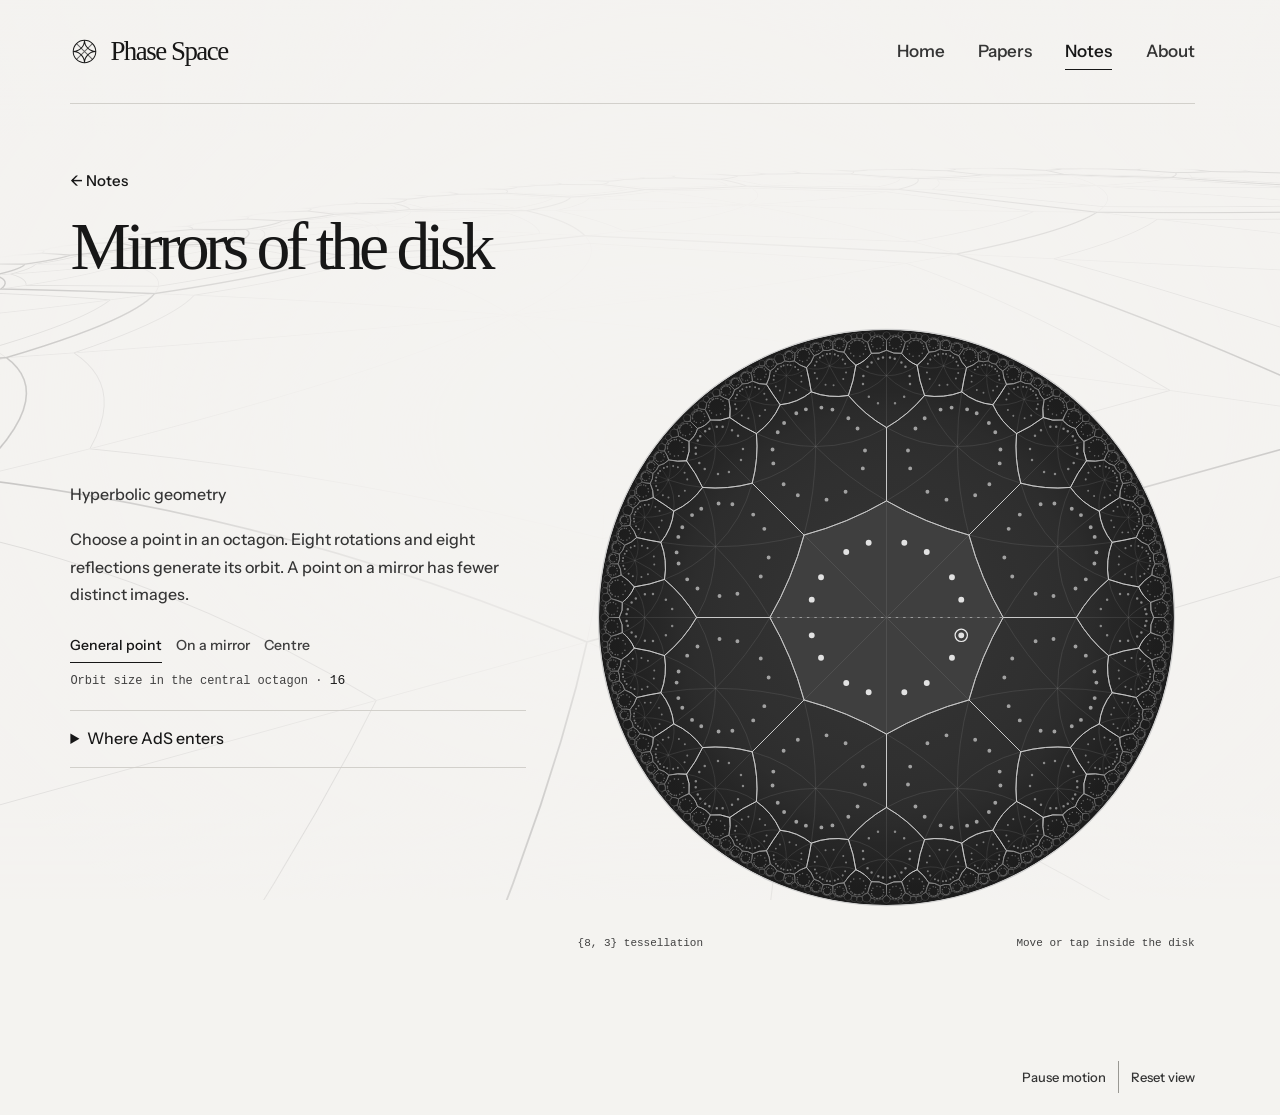
<file: notes/disk.html>
<!doctype html>
<html lang="en">
<head>
  <meta charset="utf-8">
  <meta name="viewport" content="width=device-width, initial-scale=1">
  <meta name="theme-color" content="#f4f3f0">
  <meta name="description" content="Orbits of a point in a regular hyperbolic tessellation.">
  <title>Mirrors of the disk — Phase Space</title>
  <link rel="icon" href="../assets/observatory.svg">
  <script src="../theme.js?v=2"></script>
  <link rel="stylesheet" href="../style.css?v=route-3">
  <script defer src="../flight-motion.js?v=4"></script>
  <script defer src="../flight.js?v=3"></script>
  <script defer src="../content.js"></script>
  <script defer src="../page.js?v=4"></script>
  <script defer src="../assets/disk-isometries.js" data-study-script></script>
  <script defer src="../boundary.js?v=4" data-study-script></script>
  <script defer src="../routes.js?v=1"></script>
  <script defer src="../navigation.js?v=1"></script>
</head>
<body data-scene="study">
<!-- flight plate -->
<div class="space flight" aria-hidden="true" data-camera='{"fovDeg":56,"pitchDeg":22,"height":0.086,"originX":0.41,"originZ":-0.26,"radius":0.33,"startDeg":26,"period":156}'>
  <div class="flight-view"><div class="flight-camera"><div class="flight-route">
    <svg class="flight-sheet" viewBox="-1000 -1000 2000 2000" fill="none" stroke="currentColor" focusable="false">
<path data-ink="0" opacity="0.220" stroke-width="0.35" d="M0 0L405.6 0M0 0L286.8 286.8M0 0L0 405.6M0 0L-286.8 286.8M0 0L-405.6 0M0 0L-286.8 -286.8M0 0L-0 -405.6M0 0L286.8 -286.8M594.6 246.3A1189.2 1189.2 0 0 1 405.6 -0M594.6 246.3A1189.2 1189.2 0 0 0 286.8 286.8M594.6 246.3A492.6 492.6 0 0 0 467.1 467.1M594.6 246.3A492.6 492.6 0 0 0 639.8 452.4M594.6 246.3A1189.2 1189.2 0 0 0 739.9 370M594.6 246.3A1189.2 1189.2 0 0 1 784.8 261.6M594.6 246.3A492.6 492.6 0 0 1 772.3 132.5M594.6 246.3A492.6 492.6 0 0 1 660.6 0M246.3 594.6A492.6 492.6 0 0 1 467.1 467.1M246.3 594.6A1189.2 1189.2 0 0 1 286.8 286.8M246.3 594.6A1189.2 1189.2 0 0 0 -0 405.6M246.3 594.6A492.6 492.6 0 0 0 0 660.6M246.3 594.6A492.6 492.6 0 0 0 132.5 772.3M246.3 594.6A1189.2 1189.2 0 0 0 261.6 784.8M246.3 594.6A1189.2 1189.2 0 0 1 370 739.9M246.3 594.6A492.6 492.6 0 0 1 452.4 639.8M-246.3 594.6A492.6 492.6 0 0 1 -132.5 772.3M-246.3 594.6A492.6 492.6 0 0 1 -0 660.6M-246.3 594.6A1189.2 1189.2 0 0 1 -0 405.6M-246.3 594.6A1189.2 1189.2 0 0 0 -286.8 286.8M-246.3 594.6A492.6 492.6 0 0 0 -467.1 467.1M-246.3 594.6A492.6 492.6 0 0 0 -452.4 639.8M-246.3 594.6A1189.2 1189.2 0 0 0 -370 739.9M-246.3 594.6A1189.2 1189.2 0 0 1 -261.6 784.8M-594.6 246.3A1189.2 1189.2 0 0 1 -739.9 370M-594.6 246.3A492.6 492.6 0 0 1 -639.8 452.4M-594.6 246.3A492.6 492.6 0 0 1 -467.1 467.1M-594.6 246.3A1189.2 1189.2 0 0 1 -286.8 286.8M-594.6 246.3A1189.2 1189.2 0 0 0 -405.6 -0M-594.6 246.3A492.6 492.6 0 0 0 -660.6 0M-594.6 246.3A492.6 492.6 0 0 0 -772.3 132.5M-594.6 246.3A1189.2 1189.2 0 0 0 -784.8 261.6M-594.6 -246.3A1189.2 1189.2 0 0 0 -739.9 -370M-594.6 -246.3A1189.2 1189.2 0 0 1 -784.8 -261.6M-594.6 -246.3A492.6 492.6 0 0 1 -772.3 -132.5M-594.6 -246.3A492.6 492.6 0 0 1 -660.6 -0M-594.6 -246.3A1189.2 1189.2 0 0 1 -405.6 0M-594.6 -246.3A1189.2 1189.2 0 0 0 -286.8 -286.8M-594.6 -246.3A492.6 492.6 0 0 0 -467.1 -467.1M-594.6 -246.3A492.6 492.6 0 0 0 -639.8 -452.4M-246.3 -594.6A492.6 492.6 0 0 0 -132.5 -772.3M-246.3 -594.6A1189.2 1189.2 0 0 0 -261.6 -784.8M-246.3 -594.6A1189.2 1189.2 0 0 1 -370 -739.9M-246.3 -594.6A492.6 492.6 0 0 1 -452.4 -639.8M-246.3 -594.6A492.6 492.6 0 0 1 -467.1 -467.1M-246.3 -594.6A1189.2 1189.2 0 0 1 -286.8 -286.8M-246.3 -594.6A1189.2 1189.2 0 0 0 -0 -405.6M-246.3 -594.6A492.6 492.6 0 0 0 -0 -660.6M246.3 -594.6A492.6 492.6 0 0 0 467.1 -467.1M246.3 -594.6A492.6 492.6 0 0 0 452.4 -639.8M246.3 -594.6A1189.2 1189.2 0 0 0 370 -739.9M246.3 -594.6A1189.2 1189.2 0 0 1 261.6 -784.8M246.3 -594.6A492.6 492.6 0 0 1 132.5 -772.3M246.3 -594.6A492.6 492.6 0 0 1 0 -660.6M246.3 -594.6A1189.2 1189.2 0 0 1 -0 -405.6M246.3 -594.6A1189.2 1189.2 0 0 0 286.8 -286.8M594.6 -246.3A1189.2 1189.2 0 0 0 405.6 -0M594.6 -246.3A492.6 492.6 0 0 0 660.6 -0M594.6 -246.3A492.6 492.6 0 0 0 772.3 -132.5M594.6 -246.3A1189.2 1189.2 0 0 0 784.8 -261.6M594.6 -246.3A1189.2 1189.2 0 0 1 739.9 -370M594.6 -246.3A492.6 492.6 0 0 1 639.8 -452.4M594.6 -246.3A492.6 492.6 0 0 1 467.1 -467.1M594.6 -246.3A1189.2 1189.2 0 0 1 286.8 -286.8M594.6 594.6A174.2 174.2 0 0 0 545 695.5M594.6 594.6A246.3 246.3 0 0 0 452.4 639.8M594.6 594.6L467.1 467.1M594.6 594.6A246.3 246.3 0 0 1 639.8 452.4M594.6 594.6A174.2 174.2 0 0 1 695.5 545M594.6 594.6A246.3 246.3 0 0 1 686.8 612.5M594.6 594.6L657.2 657.2M594.6 594.6A246.3 246.3 0 0 0 612.5 686.8M758.8 478.5A128.7 128.7 0 0 0 695.5 545M758.8 478.5A492.6 492.6 0 0 0 639.8 452.4M758.8 478.5A204 204 0 0 1 739.9 370M840.9 348.3A246.3 246.3 0 0 0 739.9 370M840.9 348.3A246.3 246.3 0 0 1 784.8 261.6M874.9 198.2A204 204 0 0 0 784.8 261.6M874.9 198.2A492.6 492.6 0 0 1 772.3 132.5M874.9 198.2A128.7 128.7 0 0 1 877.2 106.4M840.9 -0A246.3 246.3 0 0 1 772.3 -132.5M840.9 -0A174.2 174.2 0 0 1 877.2 -106.4M840.9 -0A246.3 246.3 0 0 1 918.8 -52.5M840.9 -0L929.5 -0M840.9 -0A246.3 246.3 0 0 0 918.8 52.5M840.9 -0A174.2 174.2 0 0 0 877.2 106.4M840.9 -0A246.3 246.3 0 0 0 772.3 132.5M840.9 -0L660.6 0M0 840.9A246.3 246.3 0 0 0 -52.5 918.8M0 840.9A174.2 174.2 0 0 0 -106.4 877.2M0 840.9A246.3 246.3 0 0 0 -132.5 772.3M0 840.9L0 660.6M0 840.9A246.3 246.3 0 0 1 132.5 772.3M0 840.9A174.2 174.2 0 0 1 106.4 877.2M0 840.9A246.3 246.3 0 0 1 52.5 918.8M0 840.9L0 929.5M198.2 874.9A128.7 128.7 0 0 0 106.4 877.2M198.2 874.9A492.6 492.6 0 0 0 132.5 772.3M198.2 874.9A204 204 0 0 1 261.6 784.8M348.3 840.9A246.3 246.3 0 0 0 261.6 784.8M348.3 840.9A246.3 246.3 0 0 1 370 739.9M478.5 758.8A128.7 128.7 0 0 1 545 695.5M478.5 758.8A204 204 0 0 0 370 739.9M478.5 758.8A492.6 492.6 0 0 1 452.4 639.8M-594.6 594.6L-657.2 657.2M-594.6 594.6A246.3 246.3 0 0 0 -686.8 612.5M-594.6 594.6A174.2 174.2 0 0 0 -695.5 545M-594.6 594.6A246.3 246.3 0 0 0 -639.8 452.4M-594.6 594.6L-467.1 467.1M-594.6 594.6A246.3 246.3 0 0 1 -452.4 639.8M-594.6 594.6A174.2 174.2 0 0 1 -545 695.5M-594.6 594.6A246.3 246.3 0 0 1 -612.5 686.8M-478.5 758.8A128.7 128.7 0 0 0 -545 695.5M-478.5 758.8A492.6 492.6 0 0 0 -452.4 639.8M-478.5 758.8A204 204 0 0 1 -370 739.9M-348.3 840.9A246.3 246.3 0 0 0 -370 739.9M-348.3 840.9A246.3 246.3 0 0 1 -261.6 784.8M-198.2 874.9A492.6 492.6 0 0 1 -132.5 772.3M-198.2 874.9A128.7 128.7 0 0 1 -106.4 877.2M-198.2 874.9A204 204 0 0 0 -261.6 784.8M-758.8 478.5A204 204 0 0 0 -739.9 370M-758.8 478.5A492.6 492.6 0 0 1 -639.8 452.4M-758.8 478.5A128.7 128.7 0 0 1 -695.5 545M-840.9 0A246.3 246.3 0 0 1 -918.8 52.5M-840.9 0L-929.5 -0M-840.9 0A246.3 246.3 0 0 0 -918.8 -52.5M-840.9 0A174.2 174.2 0 0 0 -877.2 -106.4M-840.9 0A246.3 246.3 0 0 0 -772.3 -132.5M-840.9 0L-660.6 0M-840.9 0A246.3 246.3 0 0 1 -772.3 132.5M-840.9 0A174.2 174.2 0 0 1 -877.2 106.4M-874.9 198.2A128.7 128.7 0 0 0 -877.2 106.4M-874.9 198.2A492.6 492.6 0 0 0 -772.3 132.5M-874.9 198.2A204 204 0 0 1 -784.8 261.6M-840.9 348.3A246.3 246.3 0 0 1 -739.9 370M-840.9 348.3A246.3 246.3 0 0 0 -784.8 261.6M-840.9 -348.3A246.3 246.3 0 0 0 -739.9 -370M-840.9 -348.3A246.3 246.3 0 0 1 -784.8 -261.6M-874.9 -198.2A204 204 0 0 0 -784.8 -261.6M-874.9 -198.2A492.6 492.6 0 0 1 -772.3 -132.5M-874.9 -198.2A128.7 128.7 0 0 1 -877.2 -106.4M-594.6 -594.6A174.2 174.2 0 0 1 -695.5 -545M-594.6 -594.6A246.3 246.3 0 0 1 -686.8 -612.5M-594.6 -594.6L-657.2 -657.2M-594.6 -594.6A246.3 246.3 0 0 0 -612.5 -686.8M-594.6 -594.6A174.2 174.2 0 0 0 -545 -695.5M-594.6 -594.6A246.3 246.3 0 0 0 -452.4 -639.8M-594.6 -594.6L-467.1 -467.1M-594.6 -594.6A246.3 246.3 0 0 1 -639.8 -452.4M-758.8 -478.5A204 204 0 0 1 -739.9 -370M-758.8 -478.5A128.7 128.7 0 0 0 -695.5 -545M-758.8 -478.5A492.6 492.6 0 0 0 -639.8 -452.4M-198.2 -874.9A492.6 492.6 0 0 0 -132.5 -772.3M-198.2 -874.9A204 204 0 0 1 -261.6 -784.8M-198.2 -874.9A128.7 128.7 0 0 0 -106.4 -877.2M-348.3 -840.9A246.3 246.3 0 0 0 -261.6 -784.8M-348.3 -840.9A246.3 246.3 0 0 1 -370 -739.9M-478.5 -758.8A204 204 0 0 0 -370 -739.9M-478.5 -758.8A492.6 492.6 0 0 1 -452.4 -639.8M-478.5 -758.8A128.7 128.7 0 0 1 -545 -695.5M-0 -840.9A246.3 246.3 0 0 1 -132.5 -772.3M-0 -840.9A174.2 174.2 0 0 1 -106.4 -877.2M-0 -840.9A246.3 246.3 0 0 1 -52.5 -918.8M-0 -840.9L-0 -929.5M-0 -840.9A246.3 246.3 0 0 0 52.5 -918.8M-0 -840.9A174.2 174.2 0 0 0 106.4 -877.2M-0 -840.9A246.3 246.3 0 0 0 132.5 -772.3M-0 -840.9L-0 -660.6M594.6 -594.6L467.1 -467.1M594.6 -594.6A246.3 246.3 0 0 1 452.4 -639.8M594.6 -594.6A174.2 174.2 0 0 1 545 -695.5M594.6 -594.6A246.3 246.3 0 0 1 612.5 -686.8M594.6 -594.6L657.2 -657.2M594.6 -594.6A246.3 246.3 0 0 0 686.8 -612.5M594.6 -594.6A174.2 174.2 0 0 0 695.5 -545M594.6 -594.6A246.3 246.3 0 0 0 639.8 -452.4M478.5 -758.8A128.7 128.7 0 0 0 545 -695.5M478.5 -758.8A492.6 492.6 0 0 0 452.4 -639.8M478.5 -758.8A204 204 0 0 1 370 -739.9M348.3 -840.9A246.3 246.3 0 0 0 370 -739.9M348.3 -840.9A246.3 246.3 0 0 1 261.6 -784.8M198.2 -874.9A204 204 0 0 0 261.6 -784.8M198.2 -874.9A492.6 492.6 0 0 1 132.5 -772.3M198.2 -874.9A128.7 128.7 0 0 1 106.4 -877.2M874.9 -198.2A128.7 128.7 0 0 0 877.2 -106.4M874.9 -198.2A492.6 492.6 0 0 0 772.3 -132.5M874.9 -198.2A204 204 0 0 1 784.8 -261.6M840.9 -348.3A246.3 246.3 0 0 0 784.8 -261.6M840.9 -348.3A246.3 246.3 0 0 1 739.9 -370M758.8 -478.5A204 204 0 0 0 739.9 -370M758.8 -478.5A492.6 492.6 0 0 1 639.8 -452.4M758.8 -478.5A128.7 128.7 0 0 1 695.5 -545"/>
<path data-ink="0" opacity="0.209" stroke-width="0.35" d="M758.8 478.5A111.6 111.6 0 0 0 757.2 548.1M758.8 478.5A111.6 111.6 0 0 1 811.1 417.5M758.8 478.5A128.7 128.7 0 0 1 821.8 466.2M840.9 348.3A102 102 0 0 0 811.1 417.5M840.9 348.3A102 102 0 0 1 868.7 278.3M874.9 198.2A111.6 111.6 0 0 1 923 147.9M874.9 198.2A128.7 128.7 0 0 0 910.7 251.5M874.9 198.2A111.6 111.6 0 0 0 868.7 278.3M198.2 874.9A111.6 111.6 0 0 0 147.9 923M198.2 874.9A111.6 111.6 0 0 1 278.3 868.7M198.2 874.9A128.7 128.7 0 0 1 251.5 910.7M348.3 840.9A102 102 0 0 0 278.3 868.7M348.3 840.9A102 102 0 0 1 417.5 811.1M478.5 758.8A111.6 111.6 0 0 1 548.1 757.2M478.5 758.8A128.7 128.7 0 0 0 466.2 821.8M478.5 758.8A111.6 111.6 0 0 0 417.5 811.1M-478.5 758.8A128.7 128.7 0 0 1 -466.2 821.8M-478.5 758.8A111.6 111.6 0 0 0 -548.1 757.2M-478.5 758.8A111.6 111.6 0 0 1 -417.5 811.1M-348.3 840.9A102 102 0 0 1 -278.3 868.7M-348.3 840.9A102 102 0 0 0 -417.5 811.1M-198.2 874.9A111.6 111.6 0 0 1 -147.9 923M-198.2 874.9A128.7 128.7 0 0 0 -251.5 910.7M-198.2 874.9A111.6 111.6 0 0 0 -278.3 868.7M-758.8 478.5A111.6 111.6 0 0 1 -757.2 548.1M-758.8 478.5A128.7 128.7 0 0 0 -821.8 466.2M-758.8 478.5A111.6 111.6 0 0 0 -811.1 417.5M-874.9 198.2A111.6 111.6 0 0 1 -868.7 278.3M-874.9 198.2A128.7 128.7 0 0 1 -910.7 251.5M-874.9 198.2A111.6 111.6 0 0 0 -923 147.9M-840.9 348.3A102 102 0 0 1 -811.1 417.5M-840.9 348.3A102 102 0 0 0 -868.7 278.3M-840.9 -348.3A102 102 0 0 1 -868.7 -278.3M-840.9 -348.3A102 102 0 0 0 -811.1 -417.5M-874.9 -198.2A111.6 111.6 0 0 0 -868.7 -278.3M-874.9 -198.2A111.6 111.6 0 0 1 -923 -147.9M-874.9 -198.2A128.7 128.7 0 0 0 -910.7 -251.5M-758.8 -478.5A111.6 111.6 0 0 1 -811.1 -417.5M-758.8 -478.5A128.7 128.7 0 0 1 -821.8 -466.2M-758.8 -478.5A111.6 111.6 0 0 0 -757.2 -548.1M-198.2 -874.9A111.6 111.6 0 0 1 -278.3 -868.7M-198.2 -874.9A128.7 128.7 0 0 1 -251.5 -910.7M-198.2 -874.9A111.6 111.6 0 0 0 -147.9 -923M-348.3 -840.9A102 102 0 0 0 -278.3 -868.7M-348.3 -840.9A102 102 0 0 1 -417.5 -811.1M-478.5 -758.8A128.7 128.7 0 0 0 -466.2 -821.8M-478.5 -758.8A111.6 111.6 0 0 0 -417.5 -811.1M-478.5 -758.8A111.6 111.6 0 0 1 -548.1 -757.2M478.5 -758.8A111.6 111.6 0 0 1 417.5 -811.1M478.5 -758.8A128.7 128.7 0 0 1 466.2 -821.8M478.5 -758.8A111.6 111.6 0 0 0 548.1 -757.2M348.3 -840.9A102 102 0 0 0 417.5 -811.1M348.3 -840.9A102 102 0 0 1 278.3 -868.7M198.2 -874.9A128.7 128.7 0 0 0 251.5 -910.7M198.2 -874.9A111.6 111.6 0 0 0 278.3 -868.7M198.2 -874.9A111.6 111.6 0 0 1 147.9 -923M874.9 -198.2A111.6 111.6 0 0 0 923 -147.9M874.9 -198.2A111.6 111.6 0 0 1 868.7 -278.3M874.9 -198.2A128.7 128.7 0 0 1 910.7 -251.5M840.9 -348.3A102 102 0 0 0 868.7 -278.3M840.9 -348.3A102 102 0 0 1 811.1 -417.5M758.8 -478.5A128.7 128.7 0 0 0 821.8 -466.2M758.8 -478.5A111.6 111.6 0 0 0 811.1 -417.5M758.8 -478.5A111.6 111.6 0 0 1 757.2 -548.1M738.9 594.6A492.6 492.6 0 0 1 695.5 545M594.6 738.9A492.6 492.6 0 0 0 545 695.5M942.9 102A492.6 492.6 0 0 0 877.2 106.4M942.9 -102A492.6 492.6 0 0 1 877.2 -106.4M-102 942.9A492.6 492.6 0 0 0 -106.4 877.2M102 942.9A492.6 492.6 0 0 1 106.4 877.2M-738.9 594.6A492.6 492.6 0 0 0 -695.5 545M-594.6 738.9A492.6 492.6 0 0 1 -545 695.5M-942.9 -102A492.6 492.6 0 0 0 -877.2 -106.4M-942.9 102A492.6 492.6 0 0 1 -877.2 106.4M-738.9 -594.6A492.6 492.6 0 0 1 -695.5 -545M-594.6 -738.9A492.6 492.6 0 0 0 -545 -695.5M-102 -942.9A492.6 492.6 0 0 1 -106.4 -877.2M102 -942.9A492.6 492.6 0 0 0 106.4 -877.2M594.6 -738.9A492.6 492.6 0 0 1 545 -695.5M738.9 -594.6A492.6 492.6 0 0 0 695.5 -545"/>
<path data-ink="0" opacity="0.185" stroke-width="0.35" d="M758.8 478.5A204 204 0 0 0 792.3 528.2M758.8 478.5A492.6 492.6 0 0 1 812.6 501.2M840.9 348.3A246.3 246.3 0 0 1 892.2 353.7M840.9 348.3A246.3 246.3 0 0 0 881 380.8M840.9 348.3A102 102 0 0 0 857.6 404.3M840.9 348.3A102 102 0 0 1 892.3 320.6M874.9 198.2A204 204 0 0 1 933.7 186.7M874.9 198.2A492.6 492.6 0 0 0 929 220.2M198.2 874.9A492.6 492.6 0 0 1 220.2 929M198.2 874.9A204 204 0 0 0 186.7 933.7M348.3 840.9A102 102 0 0 1 404.3 857.6M348.3 840.9A246.3 246.3 0 0 1 380.8 881M348.3 840.9A246.3 246.3 0 0 0 353.7 892.2M348.3 840.9A102 102 0 0 0 320.6 892.3M478.5 758.8A204 204 0 0 1 528.2 792.3M478.5 758.8A492.6 492.6 0 0 0 501.2 812.6M-478.5 758.8A492.6 492.6 0 0 1 -501.2 812.6M-478.5 758.8A204 204 0 0 0 -528.2 792.3M-348.3 840.9A102 102 0 0 1 -320.6 892.3M-348.3 840.9A246.3 246.3 0 0 1 -353.7 892.2M-348.3 840.9A246.3 246.3 0 0 0 -380.8 881M-348.3 840.9A102 102 0 0 0 -404.3 857.6M-198.2 874.9A204 204 0 0 1 -186.7 933.7M-198.2 874.9A492.6 492.6 0 0 0 -220.2 929M-758.8 478.5A204 204 0 0 1 -792.3 528.2M-758.8 478.5A492.6 492.6 0 0 0 -812.6 501.2M-874.9 198.2A492.6 492.6 0 0 1 -929 220.2M-874.9 198.2A204 204 0 0 0 -933.7 186.7M-840.9 348.3A102 102 0 0 1 -857.6 404.3M-840.9 348.3A246.3 246.3 0 0 1 -881 380.8M-840.9 348.3A246.3 246.3 0 0 0 -892.2 353.7M-840.9 348.3A102 102 0 0 0 -892.3 320.6M-840.9 -348.3A102 102 0 0 1 -892.3 -320.6M-840.9 -348.3A246.3 246.3 0 0 1 -892.2 -353.7M-840.9 -348.3A246.3 246.3 0 0 0 -881 -380.8M-840.9 -348.3A102 102 0 0 0 -857.6 -404.3M-874.9 -198.2A204 204 0 0 1 -933.7 -186.7M-874.9 -198.2A492.6 492.6 0 0 0 -929 -220.2M-758.8 -478.5A492.6 492.6 0 0 1 -812.6 -501.2M-758.8 -478.5A204 204 0 0 0 -792.3 -528.2M-198.2 -874.9A492.6 492.6 0 0 1 -220.2 -929M-198.2 -874.9A204 204 0 0 0 -186.7 -933.7M-348.3 -840.9A102 102 0 0 1 -404.3 -857.6M-348.3 -840.9A246.3 246.3 0 0 1 -380.8 -881M-348.3 -840.9A246.3 246.3 0 0 0 -353.7 -892.2M-348.3 -840.9A102 102 0 0 0 -320.6 -892.3M-478.5 -758.8A204 204 0 0 1 -528.2 -792.3M-478.5 -758.8A492.6 492.6 0 0 0 -501.2 -812.6M478.5 -758.8A492.6 492.6 0 0 1 501.2 -812.6M478.5 -758.8A204 204 0 0 0 528.2 -792.3M348.3 -840.9A102 102 0 0 0 404.3 -857.6M348.3 -840.9A102 102 0 0 1 320.6 -892.3M348.3 -840.9A246.3 246.3 0 0 1 353.7 -892.2M348.3 -840.9A246.3 246.3 0 0 0 380.8 -881M198.2 -874.9A492.6 492.6 0 0 0 220.2 -929M198.2 -874.9A204 204 0 0 1 186.7 -933.7M874.9 -198.2A492.6 492.6 0 0 1 929 -220.2M874.9 -198.2A204 204 0 0 0 933.7 -186.7M840.9 -348.3A246.3 246.3 0 0 0 892.2 -353.7M840.9 -348.3A102 102 0 0 0 892.3 -320.6M840.9 -348.3A102 102 0 0 1 857.6 -404.3M840.9 -348.3A246.3 246.3 0 0 1 881 -380.8M758.8 -478.5A204 204 0 0 1 792.3 -528.2M758.8 -478.5A492.6 492.6 0 0 0 812.6 -501.2M738.9 594.6A84.5 84.5 0 0 0 686.8 612.5M594.6 738.9A84.5 84.5 0 0 1 612.5 686.8M942.9 102A84.5 84.5 0 0 1 918.8 52.5M942.9 -102A84.5 84.5 0 0 0 918.8 -52.5M-102 942.9A84.5 84.5 0 0 1 -52.5 918.8M102 942.9A84.5 84.5 0 0 0 52.5 918.8M-738.9 594.6A84.5 84.5 0 0 1 -686.8 612.5M-594.6 738.9A84.5 84.5 0 0 0 -612.5 686.8M-942.9 -102A84.5 84.5 0 0 1 -918.8 -52.5M-942.9 102A84.5 84.5 0 0 0 -918.8 52.5M-738.9 -594.6A84.5 84.5 0 0 0 -686.8 -612.5M-594.6 -738.9A84.5 84.5 0 0 1 -612.5 -686.8M-102 -942.9A84.5 84.5 0 0 0 -52.5 -918.8M102 -942.9A84.5 84.5 0 0 1 52.5 -918.8M594.6 -738.9A84.5 84.5 0 0 0 612.5 -686.8M738.9 -594.6A84.5 84.5 0 0 1 686.8 -612.5"/>
<path data-ink="0" opacity="0.152" stroke-width="0.35" d="M738.9 594.6A53.3 53.3 0 0 1 772.2 579.2M738.9 594.6A68 68 0 0 1 757.2 548.1M738.9 594.6A53.3 53.3 0 0 0 723.3 630.9M594.6 738.9A68 68 0 0 0 548.1 757.2M594.6 738.9A53.3 53.3 0 0 0 579.2 772.2M594.6 738.9A53.3 53.3 0 0 1 630.9 723.3M942.9 102A68 68 0 0 0 923 147.9M942.9 102A53.3 53.3 0 0 0 955.6 136.5M942.9 102A53.3 53.3 0 0 1 957.6 65.3M942.9 -102A68 68 0 0 1 923 -147.9M942.9 -102A53.3 53.3 0 0 0 957.6 -65.3M942.9 -102A53.3 53.3 0 0 1 955.6 -136.5M-102 942.9A68 68 0 0 0 -147.9 923M-102 942.9A53.3 53.3 0 0 0 -136.5 955.6M-102 942.9A53.3 53.3 0 0 1 -65.3 957.6M102 942.9A53.3 53.3 0 0 1 136.5 955.6M102 942.9A68 68 0 0 1 147.9 923M102 942.9A53.3 53.3 0 0 0 65.3 957.6M-738.9 594.6A53.3 53.3 0 0 1 -723.3 630.9M-738.9 594.6A68 68 0 0 0 -757.2 548.1M-738.9 594.6A53.3 53.3 0 0 0 -772.2 579.2M-594.6 738.9A53.3 53.3 0 0 0 -630.9 723.3M-594.6 738.9A53.3 53.3 0 0 1 -579.2 772.2M-594.6 738.9A68 68 0 0 1 -548.1 757.2M-942.9 -102A53.3 53.3 0 0 1 -957.6 -65.3M-942.9 -102A68 68 0 0 0 -923 -147.9M-942.9 -102A53.3 53.3 0 0 0 -955.6 -136.5M-942.9 102A53.3 53.3 0 0 0 -957.6 65.3M-942.9 102A53.3 53.3 0 0 1 -955.6 136.5M-942.9 102A68 68 0 0 1 -923 147.9M-738.9 -594.6A53.3 53.3 0 0 0 -723.3 -630.9M-738.9 -594.6A53.3 53.3 0 0 1 -772.2 -579.2M-738.9 -594.6A68 68 0 0 1 -757.2 -548.1M-594.6 -738.9A53.3 53.3 0 0 1 -630.9 -723.3M-594.6 -738.9A68 68 0 0 0 -548.1 -757.2M-594.6 -738.9A53.3 53.3 0 0 0 -579.2 -772.2M-102 -942.9A53.3 53.3 0 0 0 -65.3 -957.6M-102 -942.9A53.3 53.3 0 0 1 -136.5 -955.6M-102 -942.9A68 68 0 0 1 -147.9 -923M102 -942.9A53.3 53.3 0 0 1 65.3 -957.6M102 -942.9A68 68 0 0 0 147.9 -923M102 -942.9A53.3 53.3 0 0 0 136.5 -955.6M594.6 -738.9A53.3 53.3 0 0 1 579.2 -772.2M594.6 -738.9A68 68 0 0 1 548.1 -757.2M594.6 -738.9A53.3 53.3 0 0 0 630.9 -723.3M738.9 -594.6A53.3 53.3 0 0 0 772.2 -579.2M738.9 -594.6A53.3 53.3 0 0 1 723.3 -630.9M738.9 -594.6A68 68 0 0 0 757.2 -548.1"/>
<path data-ink="0" opacity="0.101" stroke-width="0.35" d="M738.9 594.6A492.6 492.6 0 0 0 760.3 614.8M738.9 594.6A84.5 84.5 0 0 1 769.2 600.2M738.9 594.6A68 68 0 0 0 746.4 625.6M594.6 738.9A84.5 84.5 0 0 0 600.2 769.2M594.6 738.9A492.6 492.6 0 0 1 614.8 760.3M594.6 738.9A68 68 0 0 1 625.6 746.4M942.9 102A84.5 84.5 0 0 0 968.3 119.5M942.9 102A492.6 492.6 0 0 1 972.4 102.9M942.9 102A68 68 0 0 1 970.2 85.4M942.9 -102A68 68 0 0 0 970.2 -85.4M942.9 -102A492.6 492.6 0 0 0 972.4 -102.9M942.9 -102A84.5 84.5 0 0 1 968.3 -119.5M-102 942.9A84.5 84.5 0 0 0 -119.5 968.3M-102 942.9A492.6 492.6 0 0 1 -102.9 972.4M-102 942.9A68 68 0 0 1 -85.4 970.2M102 942.9A68 68 0 0 0 85.4 970.2M102 942.9A492.6 492.6 0 0 0 102.9 972.4M102 942.9A84.5 84.5 0 0 1 119.5 968.3M-738.9 594.6A84.5 84.5 0 0 0 -769.2 600.2M-738.9 594.6A492.6 492.6 0 0 1 -760.3 614.8M-738.9 594.6A68 68 0 0 1 -746.4 625.6M-594.6 738.9A68 68 0 0 0 -625.6 746.4M-594.6 738.9A492.6 492.6 0 0 0 -614.8 760.3M-594.6 738.9A84.5 84.5 0 0 1 -600.2 769.2M-942.9 -102A68 68 0 0 1 -970.2 -85.4M-942.9 -102A84.5 84.5 0 0 0 -968.3 -119.5M-942.9 -102A492.6 492.6 0 0 1 -972.4 -102.9M-942.9 102A68 68 0 0 0 -970.2 85.4M-942.9 102A492.6 492.6 0 0 0 -972.4 102.9M-942.9 102A84.5 84.5 0 0 1 -968.3 119.5M-738.9 -594.6A68 68 0 0 0 -746.4 -625.6M-738.9 -594.6A492.6 492.6 0 0 0 -760.3 -614.8M-738.9 -594.6A84.5 84.5 0 0 1 -769.2 -600.2M-594.6 -738.9A492.6 492.6 0 0 1 -614.8 -760.3M-594.6 -738.9A68 68 0 0 1 -625.6 -746.4M-594.6 -738.9A84.5 84.5 0 0 0 -600.2 -769.2M-102 -942.9A68 68 0 0 0 -85.4 -970.2M-102 -942.9A492.6 492.6 0 0 0 -102.9 -972.4M-102 -942.9A84.5 84.5 0 0 1 -119.5 -968.3M102 -942.9A84.5 84.5 0 0 0 119.5 -968.3M102 -942.9A492.6 492.6 0 0 1 102.9 -972.4M102 -942.9A68 68 0 0 1 85.4 -970.2M594.6 -738.9A68 68 0 0 0 625.6 -746.4M594.6 -738.9A492.6 492.6 0 0 0 614.8 -760.3M594.6 -738.9A84.5 84.5 0 0 1 600.2 -769.2M738.9 -594.6A84.5 84.5 0 0 0 769.2 -600.2M738.9 -594.6A492.6 492.6 0 0 1 760.3 -614.8M738.9 -594.6A68 68 0 0 1 746.4 -625.6"/>
<path data-ink="1" opacity="0.290" stroke-width="0.42" d="M348.8 0A1424.2 1424.2 0 0 0 246.7 246.7M246.7 246.7A1424.2 1424.2 0 0 0 0 348.8M0 348.8A1424.2 1424.2 0 0 0 -246.7 246.7M-246.7 246.7A1424.2 1424.2 0 0 0 -348.8 0M-348.8 0A1424.2 1424.2 0 0 0 -246.7 -246.7M-246.7 -246.7A1424.2 1424.2 0 0 0 -0 -348.8M-0 -348.8A1424.2 1424.2 0 0 0 246.7 -246.7M246.7 -246.7A1424.2 1424.2 0 0 0 348.8 0M433.9 46.6A4915.7 4915.7 0 0 1 642.8 33.7M642.8 33.7A589.9 589.9 0 0 0 747.5 142.4M747.5 142.4A278.3 278.3 0 0 0 763 258.3M763 258.3A228.3 228.3 0 0 0 722.1 356.9M722.1 356.9A278.3 278.3 0 0 0 629.3 427.8M629.3 427.8A589.9 589.9 0 0 0 478.4 430.7M478.4 430.7A4915.7 4915.7 0 0 1 339.8 273.9M339.8 273.9A1010.3 1010.3 0 0 1 433.9 46.6M430.7 478.4A589.9 589.9 0 0 0 427.8 629.3M427.8 629.3A278.3 278.3 0 0 0 356.9 722.1M356.9 722.1A228.3 228.3 0 0 0 258.3 763M258.3 763A278.3 278.3 0 0 0 142.4 747.5M142.4 747.5A589.9 589.9 0 0 0 33.7 642.8M33.7 642.8A4915.7 4915.7 0 0 1 46.6 433.9M46.6 433.9A1010.3 1010.3 0 0 1 273.9 339.8M273.9 339.8A4915.7 4915.7 0 0 1 430.7 478.4M-142.4 747.5A278.3 278.3 0 0 0 -258.3 763M-258.3 763A228.3 228.3 0 0 0 -356.9 722.1M-356.9 722.1A278.3 278.3 0 0 0 -427.8 629.3M-427.8 629.3A589.9 589.9 0 0 0 -430.7 478.4M-430.7 478.4A4915.7 4915.7 0 0 1 -273.9 339.8M-273.9 339.8A1010.3 1010.3 0 0 1 -46.6 433.9M-46.6 433.9A4915.7 4915.7 0 0 1 -33.7 642.8M-33.7 642.8A589.9 589.9 0 0 0 -142.4 747.5M-722.1 356.9A228.3 228.3 0 0 0 -763 258.3M-763 258.3A278.3 278.3 0 0 0 -747.5 142.4M-747.5 142.4A589.9 589.9 0 0 0 -642.8 33.7M-642.8 33.7A4915.7 4915.7 0 0 1 -433.9 46.6M-433.9 46.6A1010.3 1010.3 0 0 1 -339.8 273.9M-339.8 273.9A4915.7 4915.7 0 0 1 -478.4 430.7M-478.4 430.7A589.9 589.9 0 0 0 -629.3 427.8M-629.3 427.8A278.3 278.3 0 0 0 -722.1 356.9M-722.1 -356.9A278.3 278.3 0 0 0 -629.3 -427.8M-629.3 -427.8A589.9 589.9 0 0 0 -478.4 -430.7M-478.4 -430.7A4915.7 4915.7 0 0 1 -339.8 -273.9M-339.8 -273.9A1010.3 1010.3 0 0 1 -433.9 -46.6M-433.9 -46.6A4915.7 4915.7 0 0 1 -642.8 -33.7M-642.8 -33.7A589.9 589.9 0 0 0 -747.5 -142.4M-747.5 -142.4A278.3 278.3 0 0 0 -763 -258.3M-763 -258.3A228.3 228.3 0 0 0 -722.1 -356.9M-142.4 -747.5A589.9 589.9 0 0 0 -33.7 -642.8M-33.7 -642.8A4915.7 4915.7 0 0 1 -46.6 -433.9M-46.6 -433.9A1010.3 1010.3 0 0 1 -273.9 -339.8M-273.9 -339.8A4915.7 4915.7 0 0 1 -430.7 -478.4M-430.7 -478.4A589.9 589.9 0 0 0 -427.8 -629.3M-427.8 -629.3A278.3 278.3 0 0 0 -356.9 -722.1M-356.9 -722.1A228.3 228.3 0 0 0 -258.3 -763M-258.3 -763A278.3 278.3 0 0 0 -142.4 -747.5M430.7 -478.4A4915.7 4915.7 0 0 1 273.9 -339.8M273.9 -339.8A1010.3 1010.3 0 0 1 46.6 -433.9M46.6 -433.9A4915.7 4915.7 0 0 1 33.7 -642.8M33.7 -642.8A589.9 589.9 0 0 0 142.4 -747.5M142.4 -747.5A278.3 278.3 0 0 0 258.3 -763M258.3 -763A228.3 228.3 0 0 0 356.9 -722.1M356.9 -722.1A278.3 278.3 0 0 0 427.8 -629.3M427.8 -629.3A589.9 589.9 0 0 0 430.7 -478.4M433.9 -46.6A1010.3 1010.3 0 0 1 339.8 -273.9M339.8 -273.9A4915.7 4915.7 0 0 1 478.4 -430.7M478.4 -430.7A589.9 589.9 0 0 0 629.3 -427.8M629.3 -427.8A278.3 278.3 0 0 0 722.1 -356.9M722.1 -356.9A228.3 228.3 0 0 0 763 -258.3M763 -258.3A278.3 278.3 0 0 0 747.5 -142.4M747.5 -142.4A589.9 589.9 0 0 0 642.8 -33.7M642.8 -33.7A4915.7 4915.7 0 0 1 433.9 -46.6M547.6 680.6A710.5 710.5 0 0 0 474 626.2M474 626.2A418.5 418.5 0 0 1 492.4 492.4M492.4 492.4A418.5 418.5 0 0 1 626.2 474M626.2 474A710.5 710.5 0 0 0 680.6 547.6M680.6 547.6A147.6 147.6 0 0 0 676.8 608.7M608.7 676.8A147.6 147.6 0 0 0 547.6 680.6M702 531.8A373.5 373.5 0 0 1 664.1 455.2M664.1 455.2A218.5 218.5 0 0 1 738.9 390.4M738.9 390.4A132094 132094 0 0 0 801.2 423.4M812 406.1A593.7 593.7 0 0 1 758.6 362.5M758.6 362.5A182.4 182.4 0 0 1 792.7 280.1M792.7 280.1A593.7 593.7 0 0 1 861.4 287M866 267.2A132094 132094 0 0 0 798.5 246.4M798.5 246.4A218.5 218.5 0 0 1 791.5 147.7M791.5 147.7A373.5 373.5 0 0 1 872.4 120.3M777.9 -107.6A710.5 710.5 0 0 0 868.5 -94.1M868.5 -94.1A147.6 147.6 0 0 0 909 -48.1M909 48.1A147.6 147.6 0 0 0 868.5 94.1M868.5 94.1A710.5 710.5 0 0 0 777.9 107.6M777.9 107.6A418.5 418.5 0 0 1 696.3 0M696.3 0A418.5 418.5 0 0 1 777.9 -107.6M-48.1 909A147.6 147.6 0 0 0 -94.1 868.5M-94.1 868.5A710.5 710.5 0 0 0 -107.6 777.9M-107.6 777.9A418.5 418.5 0 0 1 0 696.3M0 696.3A418.5 418.5 0 0 1 107.6 777.9M107.6 777.9A710.5 710.5 0 0 0 94.1 868.5M94.1 868.5A147.6 147.6 0 0 0 48.1 909M120.3 872.4A373.5 373.5 0 0 1 147.7 791.5M147.7 791.5A218.5 218.5 0 0 1 246.4 798.5M246.4 798.5A132094 132094 0 0 0 267.2 866M287 861.4A593.7 593.7 0 0 1 280.1 792.7M280.1 792.7A182.4 182.4 0 0 1 362.5 758.6M362.5 758.6A593.7 593.7 0 0 1 406.1 812M423.4 801.2A132094 132094 0 0 0 390.4 738.9M390.4 738.9A218.5 218.5 0 0 1 455.2 664.1M455.2 664.1A373.5 373.5 0 0 1 531.8 702M-676.8 608.7A147.6 147.6 0 0 0 -680.6 547.6M-680.6 547.6A710.5 710.5 0 0 0 -626.2 474M-626.2 474A418.5 418.5 0 0 1 -492.4 492.4M-492.4 492.4A418.5 418.5 0 0 1 -474 626.2M-474 626.2A710.5 710.5 0 0 0 -547.6 680.6M-547.6 680.6A147.6 147.6 0 0 0 -608.7 676.8M-531.8 702A373.5 373.5 0 0 1 -455.2 664.1M-455.2 664.1A218.5 218.5 0 0 1 -390.4 738.9M-390.4 738.9A132094 132094 0 0 0 -423.4 801.2M-406.1 812A593.7 593.7 0 0 1 -362.5 758.6M-362.5 758.6A182.4 182.4 0 0 1 -280.1 792.7M-280.1 792.7A593.7 593.7 0 0 1 -287 861.4M-147.7 791.5A373.5 373.5 0 0 1 -120.3 872.4M-267.2 866A132094 132094 0 0 0 -246.4 798.5M-246.4 798.5A218.5 218.5 0 0 1 -147.7 791.5M-738.9 390.4A218.5 218.5 0 0 1 -664.1 455.2M-664.1 455.2A373.5 373.5 0 0 1 -702 531.8M-801.2 423.4A132094 132094 0 0 0 -738.9 390.4M-909 -48.1A147.6 147.6 0 0 0 -868.5 -94.1M-868.5 -94.1A710.5 710.5 0 0 0 -777.9 -107.6M-777.9 -107.6A418.5 418.5 0 0 1 -696.3 0M-696.3 0A418.5 418.5 0 0 1 -777.9 107.6M-777.9 107.6A710.5 710.5 0 0 0 -868.5 94.1M-868.5 94.1A147.6 147.6 0 0 0 -909 48.1M-872.4 120.3A373.5 373.5 0 0 1 -791.5 147.7M-791.5 147.7A218.5 218.5 0 0 1 -798.5 246.4M-798.5 246.4A132094 132094 0 0 0 -866 267.2M-758.6 362.5A593.7 593.7 0 0 1 -812 406.1M-861.4 287A593.7 593.7 0 0 1 -792.7 280.1M-792.7 280.1A182.4 182.4 0 0 1 -758.6 362.5M-758.6 -362.5A182.4 182.4 0 0 1 -792.7 -280.1M-792.7 -280.1A593.7 593.7 0 0 1 -861.4 -287M-812 -406.1A593.7 593.7 0 0 1 -758.6 -362.5M-866 -267.2A132094 132094 0 0 0 -798.5 -246.4M-798.5 -246.4A218.5 218.5 0 0 1 -791.5 -147.7M-791.5 -147.7A373.5 373.5 0 0 1 -872.4 -120.3M-680.6 -547.6A147.6 147.6 0 0 0 -676.8 -608.7M-608.7 -676.8A147.6 147.6 0 0 0 -547.6 -680.6M-547.6 -680.6A710.5 710.5 0 0 0 -474 -626.2M-474 -626.2A418.5 418.5 0 0 1 -492.4 -492.4M-492.4 -492.4A418.5 418.5 0 0 1 -626.2 -474M-626.2 -474A710.5 710.5 0 0 0 -680.6 -547.6M-738.9 -390.4A132094 132094 0 0 0 -801.2 -423.4M-702 -531.8A373.5 373.5 0 0 1 -664.1 -455.2M-664.1 -455.2A218.5 218.5 0 0 1 -738.9 -390.4M-147.7 -791.5A218.5 218.5 0 0 1 -246.4 -798.5M-246.4 -798.5A132094 132094 0 0 0 -267.2 -866M-120.3 -872.4A373.5 373.5 0 0 1 -147.7 -791.5M-287 -861.4A593.7 593.7 0 0 1 -280.1 -792.7M-280.1 -792.7A182.4 182.4 0 0 1 -362.5 -758.6M-362.5 -758.6A593.7 593.7 0 0 1 -406.1 -812M-423.4 -801.2A132094 132094 0 0 0 -390.4 -738.9M-390.4 -738.9A218.5 218.5 0 0 1 -455.2 -664.1M-455.2 -664.1A373.5 373.5 0 0 1 -531.8 -702M-107.6 -777.9A710.5 710.5 0 0 0 -94.1 -868.5M-94.1 -868.5A147.6 147.6 0 0 0 -48.1 -909M48.1 -909A147.6 147.6 0 0 0 94.1 -868.5M94.1 -868.5A710.5 710.5 0 0 0 107.6 -777.9M107.6 -777.9A418.5 418.5 0 0 1 -0 -696.3M-0 -696.3A418.5 418.5 0 0 1 -107.6 -777.9M492.4 -492.4A418.5 418.5 0 0 1 474 -626.2M474 -626.2A710.5 710.5 0 0 0 547.6 -680.6M547.6 -680.6A147.6 147.6 0 0 0 608.7 -676.8M676.8 -608.7A147.6 147.6 0 0 0 680.6 -547.6M680.6 -547.6A710.5 710.5 0 0 0 626.2 -474M626.2 -474A418.5 418.5 0 0 1 492.4 -492.4M531.8 -702A373.5 373.5 0 0 1 455.2 -664.1M455.2 -664.1A218.5 218.5 0 0 1 390.4 -738.9M390.4 -738.9A132094 132094 0 0 0 423.4 -801.2M406.1 -812A593.7 593.7 0 0 1 362.5 -758.6M362.5 -758.6A182.4 182.4 0 0 1 280.1 -792.7M280.1 -792.7A593.7 593.7 0 0 1 287 -861.4M267.2 -866A132094 132094 0 0 0 246.4 -798.5M246.4 -798.5A218.5 218.5 0 0 1 147.7 -791.5M147.7 -791.5A373.5 373.5 0 0 1 120.3 -872.4M872.4 -120.3A373.5 373.5 0 0 1 791.5 -147.7M791.5 -147.7A218.5 218.5 0 0 1 798.5 -246.4M798.5 -246.4A132094 132094 0 0 0 866 -267.2M861.4 -287A593.7 593.7 0 0 1 792.7 -280.1M792.7 -280.1A182.4 182.4 0 0 1 758.6 -362.5M758.6 -362.5A593.7 593.7 0 0 1 812 -406.1M801.2 -423.4A132094 132094 0 0 0 738.9 -390.4M738.9 -390.4A218.5 218.5 0 0 1 664.1 -455.2M664.1 -455.2A373.5 373.5 0 0 1 702 -531.8"/>
<path data-ink="1" opacity="0.275" stroke-width="0.42" d="M676.8 608.7A94.6 94.6 0 0 0 650.5 650.5M650.5 650.5A94.6 94.6 0 0 0 608.7 676.8M755 539.6A217.8 217.8 0 0 0 702 531.8M872.4 120.3A217.8 217.8 0 0 0 915.5 152.3M909 -48.1A94.6 94.6 0 0 0 919.9 -0M919.9 -0A94.6 94.6 0 0 0 909 48.1M48.1 909A94.6 94.6 0 0 0 0 919.9M0 919.9A94.6 94.6 0 0 0 -48.1 909M152.3 915.5A217.8 217.8 0 0 0 120.3 872.4M531.8 702A217.8 217.8 0 0 0 539.6 755M-650.5 650.5A94.6 94.6 0 0 0 -676.8 608.7M-608.7 676.8A94.6 94.6 0 0 0 -650.5 650.5M-539.6 755A217.8 217.8 0 0 0 -531.8 702M-120.3 872.4A217.8 217.8 0 0 0 -152.3 915.5M-702 531.8A217.8 217.8 0 0 0 -755 539.6M-909 48.1A94.6 94.6 0 0 0 -919.9 0M-919.9 0A94.6 94.6 0 0 0 -909 -48.1M-915.5 152.3A217.8 217.8 0 0 0 -872.4 120.3M-872.4 -120.3A217.8 217.8 0 0 0 -915.5 -152.3M-676.8 -608.7A94.6 94.6 0 0 0 -650.5 -650.5M-650.5 -650.5A94.6 94.6 0 0 0 -608.7 -676.8M-755 -539.6A217.8 217.8 0 0 0 -702 -531.8M-152.3 -915.5A217.8 217.8 0 0 0 -120.3 -872.4M-531.8 -702A217.8 217.8 0 0 0 -539.6 -755M-48.1 -909A94.6 94.6 0 0 0 -0 -919.9M-0 -919.9A94.6 94.6 0 0 0 48.1 -909M608.7 -676.8A94.6 94.6 0 0 0 650.5 -650.5M650.5 -650.5A94.6 94.6 0 0 0 676.8 -608.7M539.6 -755A217.8 217.8 0 0 0 531.8 -702M120.3 -872.4A217.8 217.8 0 0 0 152.3 -915.5M915.5 -152.3A217.8 217.8 0 0 0 872.4 -120.3M702 -531.8A217.8 217.8 0 0 0 755 -539.6M695.1 606.8A112.9 112.9 0 0 1 704 555.8M704 555.8A143.6 143.6 0 0 1 751.9 554.6M555.8 704A112.9 112.9 0 0 1 606.8 695.1M554.6 751.9A143.6 143.6 0 0 1 555.8 704M923.8 139.5A143.6 143.6 0 0 1 890.8 104.8M890.8 104.8A112.9 112.9 0 0 1 920.6 62.4M920.6 -62.4A112.9 112.9 0 0 1 890.8 -104.8M890.8 -104.8A143.6 143.6 0 0 1 923.8 -139.5M-139.5 923.8A143.6 143.6 0 0 1 -104.8 890.8M-104.8 890.8A112.9 112.9 0 0 1 -62.4 920.6M62.4 920.6A112.9 112.9 0 0 1 104.8 890.8M104.8 890.8A143.6 143.6 0 0 1 139.5 923.8M-751.9 554.6A143.6 143.6 0 0 1 -704 555.8M-704 555.8A112.9 112.9 0 0 1 -695.1 606.8M-606.8 695.1A112.9 112.9 0 0 1 -555.8 704M-555.8 704A143.6 143.6 0 0 1 -554.6 751.9M-923.8 -139.5A143.6 143.6 0 0 1 -890.8 -104.8M-890.8 -104.8A112.9 112.9 0 0 1 -920.6 -62.4M-920.6 62.4A112.9 112.9 0 0 1 -890.8 104.8M-890.8 104.8A143.6 143.6 0 0 1 -923.8 139.5M-704 -555.8A143.6 143.6 0 0 1 -751.9 -554.6M-695.1 -606.8A112.9 112.9 0 0 1 -704 -555.8M-554.6 -751.9A143.6 143.6 0 0 1 -555.8 -704M-555.8 -704A112.9 112.9 0 0 1 -606.8 -695.1M-62.4 -920.6A112.9 112.9 0 0 1 -104.8 -890.8M-104.8 -890.8A143.6 143.6 0 0 1 -139.5 -923.8M139.5 -923.8A143.6 143.6 0 0 1 104.8 -890.8M104.8 -890.8A112.9 112.9 0 0 1 62.4 -920.6M606.8 -695.1A112.9 112.9 0 0 1 555.8 -704M555.8 -704A143.6 143.6 0 0 1 554.6 -751.9M751.9 -554.6A143.6 143.6 0 0 1 704 -555.8M704 -555.8A112.9 112.9 0 0 1 695.1 -606.8"/>
<path data-ink="1" opacity="0.244" stroke-width="0.42" d="M787.9 523.3A77.1 77.1 0 0 0 755 539.6M801.2 423.4A119.2 119.2 0 0 0 814.3 465.9M854 398.3A133.6 133.6 0 0 0 812 406.1M861.4 287A133.6 133.6 0 0 0 885.5 322.2M915.5 152.3A77.1 77.1 0 0 0 927.1 187.1M905.3 246.3A119.2 119.2 0 0 0 866 267.2M187.1 927.1A77.1 77.1 0 0 0 152.3 915.5M267.2 866A119.2 119.2 0 0 0 246.3 905.3M322.2 885.5A133.6 133.6 0 0 0 287 861.4M406.1 812A133.6 133.6 0 0 0 398.3 854M539.6 755A77.1 77.1 0 0 0 523.3 787.9M465.9 814.3A119.2 119.2 0 0 0 423.4 801.2M-523.3 787.9A77.1 77.1 0 0 0 -539.6 755M-423.4 801.2A119.2 119.2 0 0 0 -465.9 814.3M-287 861.4A133.6 133.6 0 0 0 -322.2 885.5M-398.3 854A133.6 133.6 0 0 0 -406.1 812M-152.3 915.5A77.1 77.1 0 0 0 -187.1 927.1M-246.3 905.3A119.2 119.2 0 0 0 -267.2 866M-755 539.6A77.1 77.1 0 0 0 -787.9 523.3M-814.3 465.9A119.2 119.2 0 0 0 -801.2 423.4M-866 267.2A119.2 119.2 0 0 0 -905.3 246.3M-927.1 187.1A77.1 77.1 0 0 0 -915.5 152.3M-812 406.1A133.6 133.6 0 0 0 -854 398.3M-885.5 322.2A133.6 133.6 0 0 0 -861.4 287M-861.4 -287A133.6 133.6 0 0 0 -885.5 -322.2M-854 -398.3A133.6 133.6 0 0 0 -812 -406.1M-915.5 -152.3A77.1 77.1 0 0 0 -927.1 -187.1M-905.3 -246.3A119.2 119.2 0 0 0 -866 -267.2M-801.2 -423.4A119.2 119.2 0 0 0 -814.3 -465.9M-787.9 -523.3A77.1 77.1 0 0 0 -755 -539.6M-267.2 -866A119.2 119.2 0 0 0 -246.3 -905.3M-187.1 -927.1A77.1 77.1 0 0 0 -152.3 -915.5M-406.1 -812A133.6 133.6 0 0 0 -398.3 -854M-322.2 -885.5A133.6 133.6 0 0 0 -287 -861.4M-465.9 -814.3A119.2 119.2 0 0 0 -423.4 -801.2M-539.6 -755A77.1 77.1 0 0 0 -523.3 -787.9M423.4 -801.2A119.2 119.2 0 0 0 465.9 -814.3M523.3 -787.9A77.1 77.1 0 0 0 539.6 -755M398.3 -854A133.6 133.6 0 0 0 406.1 -812M287 -861.4A133.6 133.6 0 0 0 322.2 -885.5M246.3 -905.3A119.2 119.2 0 0 0 267.2 -866M152.3 -915.5A77.1 77.1 0 0 0 187.1 -927.1M866 -267.2A119.2 119.2 0 0 0 905.3 -246.3M927.1 -187.1A77.1 77.1 0 0 0 915.5 -152.3M885.5 -322.2A133.6 133.6 0 0 0 861.4 -287M812 -406.1A133.6 133.6 0 0 0 854 -398.3M814.3 -465.9A119.2 119.2 0 0 0 801.2 -423.4M755 -539.6A77.1 77.1 0 0 0 787.9 -523.3"/>
<path data-ink="1" opacity="0.200" stroke-width="0.42" d="M814.3 465.9A63.9 63.9 0 0 0 806.9 498.4M806.9 498.4A57 57 0 0 0 787.9 523.3M886.8 352.6A48.9 48.9 0 0 0 876.4 377.7M876.4 377.7A60.1 60.1 0 0 0 854 398.3M885.5 322.2A60.1 60.1 0 0 0 886.8 352.6M927.1 187.1A57 57 0 0 0 923.1 218.1M923.1 218.1A63.9 63.9 0 0 0 905.3 246.3M218.1 923.1A57 57 0 0 0 187.1 927.1M246.3 905.3A63.9 63.9 0 0 0 218.1 923.1M398.3 854A60.1 60.1 0 0 0 377.7 876.4M377.7 876.4A48.9 48.9 0 0 0 352.6 886.8M352.6 886.8A60.1 60.1 0 0 0 322.2 885.5M523.3 787.9A57 57 0 0 0 498.4 806.9M498.4 806.9A63.9 63.9 0 0 0 465.9 814.3M-465.9 814.3A63.9 63.9 0 0 0 -498.4 806.9M-498.4 806.9A57 57 0 0 0 -523.3 787.9M-322.2 885.5A60.1 60.1 0 0 0 -352.6 886.8M-352.6 886.8A48.9 48.9 0 0 0 -377.7 876.4M-377.7 876.4A60.1 60.1 0 0 0 -398.3 854M-187.1 927.1A57 57 0 0 0 -218.1 923.1M-218.1 923.1A63.9 63.9 0 0 0 -246.3 905.3M-787.9 523.3A57 57 0 0 0 -806.9 498.4M-806.9 498.4A63.9 63.9 0 0 0 -814.3 465.9M-905.3 246.3A63.9 63.9 0 0 0 -923.1 218.1M-923.1 218.1A57 57 0 0 0 -927.1 187.1M-854 398.3A60.1 60.1 0 0 0 -876.4 377.7M-876.4 377.7A48.9 48.9 0 0 0 -886.8 352.6M-886.8 352.6A60.1 60.1 0 0 0 -885.5 322.2M-885.5 -322.2A60.1 60.1 0 0 0 -886.8 -352.6M-886.8 -352.6A48.9 48.9 0 0 0 -876.4 -377.7M-876.4 -377.7A60.1 60.1 0 0 0 -854 -398.3M-927.1 -187.1A57 57 0 0 0 -923.1 -218.1M-923.1 -218.1A63.9 63.9 0 0 0 -905.3 -246.3M-814.3 -465.9A63.9 63.9 0 0 0 -806.9 -498.4M-806.9 -498.4A57 57 0 0 0 -787.9 -523.3M-246.3 -905.3A63.9 63.9 0 0 0 -218.1 -923.1M-218.1 -923.1A57 57 0 0 0 -187.1 -927.1M-398.3 -854A60.1 60.1 0 0 0 -377.7 -876.4M-377.7 -876.4A48.9 48.9 0 0 0 -352.6 -886.8M-352.6 -886.8A60.1 60.1 0 0 0 -322.2 -885.5M-523.3 -787.9A57 57 0 0 0 -498.4 -806.9M-498.4 -806.9A63.9 63.9 0 0 0 -465.9 -814.3M465.9 -814.3A63.9 63.9 0 0 0 498.4 -806.9M498.4 -806.9A57 57 0 0 0 523.3 -787.9M322.2 -885.5A60.1 60.1 0 0 0 352.6 -886.8M352.6 -886.8A48.9 48.9 0 0 0 377.7 -876.4M377.7 -876.4A60.1 60.1 0 0 0 398.3 -854M218.1 -923.1A63.9 63.9 0 0 0 246.3 -905.3M187.1 -927.1A57 57 0 0 0 218.1 -923.1M905.3 -246.3A63.9 63.9 0 0 0 923.1 -218.1M923.1 -218.1A57 57 0 0 0 927.1 -187.1M886.8 -352.6A60.1 60.1 0 0 0 885.5 -322.2M854 -398.3A60.1 60.1 0 0 0 876.4 -377.7M876.4 -377.7A48.9 48.9 0 0 0 886.8 -352.6M787.9 -523.3A57 57 0 0 0 806.9 -498.4M806.9 -498.4A63.9 63.9 0 0 0 814.3 -465.9M723.7 625.5A453.6 453.6 0 0 0 695.1 606.8M751.9 554.6A147.3 147.3 0 0 0 767.5 579.8M606.8 695.1A453.6 453.6 0 0 0 625.5 723.7M579.8 767.5A147.3 147.3 0 0 0 554.6 751.9M920.6 62.4A453.6 453.6 0 0 0 954 69.5M952.7 132.8A147.3 147.3 0 0 0 923.8 139.5M923.8 -139.5A147.3 147.3 0 0 0 952.7 -132.8M954 -69.5A453.6 453.6 0 0 0 920.6 -62.4M-62.4 920.6A453.6 453.6 0 0 0 -69.5 954M-132.8 952.7A147.3 147.3 0 0 0 -139.5 923.8M69.5 954A453.6 453.6 0 0 0 62.4 920.6M139.5 923.8A147.3 147.3 0 0 0 132.8 952.7M-767.5 579.8A147.3 147.3 0 0 0 -751.9 554.6M-695.1 606.8A453.6 453.6 0 0 0 -723.7 625.5M-625.5 723.7A453.6 453.6 0 0 0 -606.8 695.1M-554.6 751.9A147.3 147.3 0 0 0 -579.8 767.5M-952.7 -132.8A147.3 147.3 0 0 0 -923.8 -139.5M-920.6 -62.4A453.6 453.6 0 0 0 -954 -69.5M-923.8 139.5A147.3 147.3 0 0 0 -952.7 132.8M-954 69.5A453.6 453.6 0 0 0 -920.6 62.4M-751.9 -554.6A147.3 147.3 0 0 0 -767.5 -579.8M-723.7 -625.5A453.6 453.6 0 0 0 -695.1 -606.8M-579.8 -767.5A147.3 147.3 0 0 0 -554.6 -751.9M-606.8 -695.1A453.6 453.6 0 0 0 -625.5 -723.7M-139.5 -923.8A147.3 147.3 0 0 0 -132.8 -952.7M-69.5 -954A453.6 453.6 0 0 0 -62.4 -920.6M132.8 -952.7A147.3 147.3 0 0 0 139.5 -923.8M62.4 -920.6A453.6 453.6 0 0 0 69.5 -954M625.5 -723.7A453.6 453.6 0 0 0 606.8 -695.1M554.6 -751.9A147.3 147.3 0 0 0 579.8 -767.5M767.5 -579.8A147.3 147.3 0 0 0 751.9 -554.6M695.1 -606.8A453.6 453.6 0 0 0 723.7 -625.5"/>
<path data-ink="1" opacity="0.133" stroke-width="0.42" d="M758 612.7A29.8 29.8 0 0 0 744.8 622.4M744.8 622.4A50.6 50.6 0 0 0 723.7 625.5M767.5 579.8A41.1 41.1 0 0 0 766 599.1M766 599.1A28.2 28.2 0 0 0 758 612.7M625.5 723.7A50.6 50.6 0 0 0 622.4 744.8M622.4 744.8A29.8 29.8 0 0 0 612.7 758M612.7 758A28.2 28.2 0 0 0 599.1 766M599.1 766A41.1 41.1 0 0 0 579.8 767.5M954 69.5A50.6 50.6 0 0 0 966.7 86.6M966.7 86.6A29.8 29.8 0 0 0 969.3 102.7M969.3 102.7A28.2 28.2 0 0 0 965.3 118M965.3 118A41.1 41.1 0 0 0 952.7 132.8M952.7 -132.8A41.1 41.1 0 0 0 965.3 -118M965.3 -118A28.2 28.2 0 0 0 969.3 -102.7M969.3 -102.7A29.8 29.8 0 0 0 966.7 -86.6M966.7 -86.6A50.6 50.6 0 0 0 954 -69.5M-69.5 954A50.6 50.6 0 0 0 -86.6 966.7M-86.6 966.7A29.8 29.8 0 0 0 -102.7 969.3M-102.7 969.3A28.2 28.2 0 0 0 -118 965.3M-118 965.3A41.1 41.1 0 0 0 -132.8 952.7M86.6 966.7A50.6 50.6 0 0 0 69.5 954M132.8 952.7A41.1 41.1 0 0 0 118 965.3M118 965.3A28.2 28.2 0 0 0 102.7 969.3M102.7 969.3A29.8 29.8 0 0 0 86.6 966.7M-723.7 625.5A50.6 50.6 0 0 0 -744.8 622.4M-744.8 622.4A29.8 29.8 0 0 0 -758 612.7M-758 612.7A28.2 28.2 0 0 0 -766 599.1M-766 599.1A41.1 41.1 0 0 0 -767.5 579.8M-579.8 767.5A41.1 41.1 0 0 0 -599.1 766M-599.1 766A28.2 28.2 0 0 0 -612.7 758M-612.7 758A29.8 29.8 0 0 0 -622.4 744.8M-622.4 744.8A50.6 50.6 0 0 0 -625.5 723.7M-966.7 -86.6A29.8 29.8 0 0 0 -969.3 -102.7M-969.3 -102.7A28.2 28.2 0 0 0 -965.3 -118M-965.3 -118A41.1 41.1 0 0 0 -952.7 -132.8M-954 -69.5A50.6 50.6 0 0 0 -966.7 -86.6M-952.7 132.8A41.1 41.1 0 0 0 -965.3 118M-965.3 118A28.2 28.2 0 0 0 -969.3 102.7M-969.3 102.7A29.8 29.8 0 0 0 -966.7 86.6M-966.7 86.6A50.6 50.6 0 0 0 -954 69.5M-767.5 -579.8A41.1 41.1 0 0 0 -766 -599.1M-766 -599.1A28.2 28.2 0 0 0 -758 -612.7M-758 -612.7A29.8 29.8 0 0 0 -744.8 -622.4M-744.8 -622.4A50.6 50.6 0 0 0 -723.7 -625.5M-612.7 -758A28.2 28.2 0 0 0 -599.1 -766M-599.1 -766A41.1 41.1 0 0 0 -579.8 -767.5M-625.5 -723.7A50.6 50.6 0 0 0 -622.4 -744.8M-622.4 -744.8A29.8 29.8 0 0 0 -612.7 -758M-132.8 -952.7A41.1 41.1 0 0 0 -118 -965.3M-118 -965.3A28.2 28.2 0 0 0 -102.7 -969.3M-102.7 -969.3A29.8 29.8 0 0 0 -86.6 -966.7M-86.6 -966.7A50.6 50.6 0 0 0 -69.5 -954M118 -965.3A41.1 41.1 0 0 0 132.8 -952.7M69.5 -954A50.6 50.6 0 0 0 86.6 -966.7M86.6 -966.7A29.8 29.8 0 0 0 102.7 -969.3M102.7 -969.3A28.2 28.2 0 0 0 118 -965.3M579.8 -767.5A41.1 41.1 0 0 0 599.1 -766M599.1 -766A28.2 28.2 0 0 0 612.7 -758M612.7 -758A29.8 29.8 0 0 0 622.4 -744.8M622.4 -744.8A50.6 50.6 0 0 0 625.5 -723.7M723.7 -625.5A50.6 50.6 0 0 0 744.8 -622.4M744.8 -622.4A29.8 29.8 0 0 0 758 -612.7M758 -612.7A28.2 28.2 0 0 0 766 -599.1M766 -599.1A41.1 41.1 0 0 0 767.5 -579.8"/>
<path data-ink="2" opacity="0.610" stroke-width="0.68" d="M405.6 0A1189.2 1189.2 0 0 0 286.8 286.8M286.8 286.8A1189.2 1189.2 0 0 0 0 405.6M0 405.6A1189.2 1189.2 0 0 0 -286.8 286.8M-286.8 286.8A1189.2 1189.2 0 0 0 -405.6 0M-405.6 0A1189.2 1189.2 0 0 0 -286.8 -286.8M-286.8 -286.8A1189.2 1189.2 0 0 0 -0 -405.6M-0 -405.6A1189.2 1189.2 0 0 0 286.8 -286.8M286.8 -286.8A1189.2 1189.2 0 0 0 405.6 0M286.8 286.8L467.1 467.1M467.1 467.1A492.6 492.6 0 0 1 639.8 452.4M639.8 452.4A246.3 246.3 0 0 1 739.9 370M739.9 370A204 204 0 0 1 784.8 261.6M784.8 261.6A246.3 246.3 0 0 1 772.3 132.5M772.3 132.5A492.6 492.6 0 0 1 660.6 0M660.6 0L405.6 -0M-0 405.6L0 660.6M0 660.6A492.6 492.6 0 0 1 132.5 772.3M132.5 772.3A246.3 246.3 0 0 1 261.6 784.8M261.6 784.8A204 204 0 0 1 370 739.9M370 739.9A246.3 246.3 0 0 1 452.4 639.8M452.4 639.8A492.6 492.6 0 0 1 467.1 467.1M-132.5 772.3A492.6 492.6 0 0 1 -0 660.6M-286.8 286.8L-467.1 467.1M-467.1 467.1A492.6 492.6 0 0 1 -452.4 639.8M-452.4 639.8A246.3 246.3 0 0 1 -370 739.9M-370 739.9A204 204 0 0 1 -261.6 784.8M-261.6 784.8A246.3 246.3 0 0 1 -132.5 772.3M-739.9 370A246.3 246.3 0 0 1 -639.8 452.4M-639.8 452.4A492.6 492.6 0 0 1 -467.1 467.1M-405.6 -0L-660.6 0M-660.6 0A492.6 492.6 0 0 1 -772.3 132.5M-772.3 132.5A246.3 246.3 0 0 1 -784.8 261.6M-784.8 261.6A204 204 0 0 1 -739.9 370M-739.9 -370A204 204 0 0 1 -784.8 -261.6M-784.8 -261.6A246.3 246.3 0 0 1 -772.3 -132.5M-772.3 -132.5A492.6 492.6 0 0 1 -660.6 -0M-286.8 -286.8L-467.1 -467.1M-467.1 -467.1A492.6 492.6 0 0 1 -639.8 -452.4M-639.8 -452.4A246.3 246.3 0 0 1 -739.9 -370M-132.5 -772.3A246.3 246.3 0 0 1 -261.6 -784.8M-261.6 -784.8A204 204 0 0 1 -370 -739.9M-370 -739.9A246.3 246.3 0 0 1 -452.4 -639.8M-452.4 -639.8A492.6 492.6 0 0 1 -467.1 -467.1M-0 -405.6L-0 -660.6M-0 -660.6A492.6 492.6 0 0 1 -132.5 -772.3M467.1 -467.1A492.6 492.6 0 0 1 452.4 -639.8M452.4 -639.8A246.3 246.3 0 0 1 370 -739.9M370 -739.9A204 204 0 0 1 261.6 -784.8M261.6 -784.8A246.3 246.3 0 0 1 132.5 -772.3M132.5 -772.3A492.6 492.6 0 0 1 0 -660.6M286.8 -286.8L467.1 -467.1M660.6 -0A492.6 492.6 0 0 1 772.3 -132.5M772.3 -132.5A246.3 246.3 0 0 1 784.8 -261.6M784.8 -261.6A204 204 0 0 1 739.9 -370M739.9 -370A246.3 246.3 0 0 1 639.8 -452.4M639.8 -452.4A492.6 492.6 0 0 1 467.1 -467.1M545 695.5A492.6 492.6 0 0 0 452.4 639.8M639.8 452.4A492.6 492.6 0 0 0 695.5 545M695.5 545A128.7 128.7 0 0 0 686.8 612.5M612.5 686.8A128.7 128.7 0 0 0 545 695.5M739.9 370A1189.2 1189.2 0 0 0 811.1 417.5M784.8 261.6A1189.2 1189.2 0 0 1 868.7 278.3M772.3 132.5A492.6 492.6 0 0 1 877.2 106.4M772.3 -132.5A492.6 492.6 0 0 0 877.2 -106.4M877.2 -106.4A128.7 128.7 0 0 0 918.8 -52.5M918.8 52.5A128.7 128.7 0 0 0 877.2 106.4M-52.5 918.8A128.7 128.7 0 0 0 -106.4 877.2M-106.4 877.2A492.6 492.6 0 0 0 -132.5 772.3M132.5 772.3A492.6 492.6 0 0 0 106.4 877.2M106.4 877.2A128.7 128.7 0 0 0 52.5 918.8M261.6 784.8A1189.2 1189.2 0 0 0 278.3 868.7M370 739.9A1189.2 1189.2 0 0 1 417.5 811.1M-686.8 612.5A128.7 128.7 0 0 0 -695.5 545M-695.5 545A492.6 492.6 0 0 0 -639.8 452.4M-452.4 639.8A492.6 492.6 0 0 0 -545 695.5M-545 695.5A128.7 128.7 0 0 0 -612.5 686.8M-370 739.9A1189.2 1189.2 0 0 0 -417.5 811.1M-261.6 784.8A1189.2 1189.2 0 0 1 -278.3 868.7M-811.1 417.5A1189.2 1189.2 0 0 0 -739.9 370M-918.8 -52.5A128.7 128.7 0 0 0 -877.2 -106.4M-877.2 -106.4A492.6 492.6 0 0 0 -772.3 -132.5M-772.3 132.5A492.6 492.6 0 0 0 -877.2 106.4M-877.2 106.4A128.7 128.7 0 0 0 -918.8 52.5M-784.8 261.6A1189.2 1189.2 0 0 0 -868.7 278.3M-784.8 -261.6A1189.2 1189.2 0 0 1 -868.7 -278.3M-811.1 -417.5A1189.2 1189.2 0 0 1 -739.9 -370M-695.5 -545A128.7 128.7 0 0 0 -686.8 -612.5M-612.5 -686.8A128.7 128.7 0 0 0 -545 -695.5M-545 -695.5A492.6 492.6 0 0 0 -452.4 -639.8M-639.8 -452.4A492.6 492.6 0 0 0 -695.5 -545M-261.6 -784.8A1189.2 1189.2 0 0 0 -278.3 -868.7M-106.4 -877.2A492.6 492.6 0 0 1 -132.5 -772.3M-370 -739.9A1189.2 1189.2 0 0 1 -417.5 -811.1M-106.4 -877.2A128.7 128.7 0 0 0 -52.5 -918.8M52.5 -918.8A128.7 128.7 0 0 0 106.4 -877.2M106.4 -877.2A492.6 492.6 0 0 0 132.5 -772.3M452.4 -639.8A492.6 492.6 0 0 0 545 -695.5M545 -695.5A128.7 128.7 0 0 0 612.5 -686.8M686.8 -612.5A128.7 128.7 0 0 0 695.5 -545M695.5 -545A492.6 492.6 0 0 0 639.8 -452.4M370 -739.9A1189.2 1189.2 0 0 0 417.5 -811.1M261.6 -784.8A1189.2 1189.2 0 0 1 278.3 -868.7M784.8 -261.6A1189.2 1189.2 0 0 0 868.7 -278.3M739.9 -370A1189.2 1189.2 0 0 1 811.1 -417.5"/>
<path data-ink="2" opacity="0.580" stroke-width="0.68" d="M757.2 548.1A174.2 174.2 0 0 0 695.5 545M877.2 106.4A174.2 174.2 0 0 0 923 147.9M147.9 923A174.2 174.2 0 0 0 106.4 877.2M545 695.5A174.2 174.2 0 0 0 548.1 757.2M-548.1 757.2A174.2 174.2 0 0 0 -545 695.5M-106.4 877.2A174.2 174.2 0 0 0 -147.9 923M-695.5 545A174.2 174.2 0 0 0 -757.2 548.1M-923 147.9A174.2 174.2 0 0 0 -877.2 106.4M-877.2 -106.4A174.2 174.2 0 0 0 -923 -147.9M-757.2 -548.1A174.2 174.2 0 0 0 -695.5 -545M-147.9 -923A174.2 174.2 0 0 0 -106.4 -877.2M-545 -695.5A174.2 174.2 0 0 0 -548.1 -757.2M548.1 -757.2A174.2 174.2 0 0 0 545 -695.5M106.4 -877.2A174.2 174.2 0 0 0 147.9 -923M923 -147.9A174.2 174.2 0 0 0 877.2 -106.4M695.5 -545A174.2 174.2 0 0 0 757.2 -548.1"/>
<path data-ink="2" opacity="0.512" stroke-width="0.68" d="M686.8 612.5A84.5 84.5 0 0 0 657.2 657.2M657.2 657.2A84.5 84.5 0 0 0 612.5 686.8M811.1 417.5A102 102 0 0 0 821.8 466.2M857.6 404.3A111.6 111.6 0 0 0 811.1 417.5M868.7 278.3A111.6 111.6 0 0 0 892.3 320.6M910.7 251.5A102 102 0 0 0 868.7 278.3M918.8 -52.5A84.5 84.5 0 0 0 929.5 -0M929.5 -0A84.5 84.5 0 0 0 918.8 52.5M52.5 918.8A84.5 84.5 0 0 0 0 929.5M0 929.5A84.5 84.5 0 0 0 -52.5 918.8M278.3 868.7A102 102 0 0 0 251.5 910.7M320.6 892.3A111.6 111.6 0 0 0 278.3 868.7M417.5 811.1A111.6 111.6 0 0 0 404.3 857.6M466.2 821.8A102 102 0 0 0 417.5 811.1M-657.2 657.2A84.5 84.5 0 0 0 -686.8 612.5M-612.5 686.8A84.5 84.5 0 0 0 -657.2 657.2M-417.5 811.1A102 102 0 0 0 -466.2 821.8M-278.3 868.7A111.6 111.6 0 0 0 -320.6 892.3M-404.3 857.6A111.6 111.6 0 0 0 -417.5 811.1M-251.5 910.7A102 102 0 0 0 -278.3 868.7M-821.8 466.2A102 102 0 0 0 -811.1 417.5M-918.8 52.5A84.5 84.5 0 0 0 -929.5 -0M-929.5 -0A84.5 84.5 0 0 0 -918.8 -52.5M-868.7 278.3A102 102 0 0 0 -910.7 251.5M-811.1 417.5A111.6 111.6 0 0 0 -857.6 404.3M-892.3 320.6A111.6 111.6 0 0 0 -868.7 278.3M-868.7 -278.3A111.6 111.6 0 0 0 -892.3 -320.6M-857.6 -404.3A111.6 111.6 0 0 0 -811.1 -417.5M-910.7 -251.5A102 102 0 0 0 -868.7 -278.3M-686.8 -612.5A84.5 84.5 0 0 0 -657.2 -657.2M-657.2 -657.2A84.5 84.5 0 0 0 -612.5 -686.8M-811.1 -417.5A102 102 0 0 0 -821.8 -466.2M-278.3 -868.7A102 102 0 0 0 -251.5 -910.7M-417.5 -811.1A111.6 111.6 0 0 0 -404.3 -857.6M-320.6 -892.3A111.6 111.6 0 0 0 -278.3 -868.7M-466.2 -821.8A102 102 0 0 0 -417.5 -811.1M-52.5 -918.8A84.5 84.5 0 0 0 -0 -929.5M-0 -929.5A84.5 84.5 0 0 0 52.5 -918.8M612.5 -686.8A84.5 84.5 0 0 0 657.2 -657.2M657.2 -657.2A84.5 84.5 0 0 0 686.8 -612.5M417.5 -811.1A102 102 0 0 0 466.2 -821.8M404.3 -857.6A111.6 111.6 0 0 0 417.5 -811.1M278.3 -868.7A111.6 111.6 0 0 0 320.6 -892.3M251.5 -910.7A102 102 0 0 0 278.3 -868.7M868.7 -278.3A102 102 0 0 0 910.7 -251.5M892.3 -320.6A111.6 111.6 0 0 0 868.7 -278.3M811.1 -417.5A111.6 111.6 0 0 0 857.6 -404.3M821.8 -466.2A102 102 0 0 0 811.1 -417.5"/>
<path data-ink="2" opacity="0.421" stroke-width="0.68" d="M792.3 528.2A68 68 0 0 0 757.2 548.1M821.8 466.2A56.9 56.9 0 0 0 812.6 501.2M812.6 501.2A51 51 0 0 0 792.3 528.2M881 380.8A53.3 53.3 0 0 0 857.6 404.3M892.3 320.6A53.3 53.3 0 0 0 892.2 353.7M923 147.9A68 68 0 0 0 933.7 186.7M933.7 186.7A51 51 0 0 0 929 220.2M929 220.2A56.9 56.9 0 0 0 910.7 251.5M220.2 929A51 51 0 0 0 186.7 933.7M186.7 933.7A68 68 0 0 0 147.9 923M251.5 910.7A56.9 56.9 0 0 0 220.2 929M404.3 857.6A53.3 53.3 0 0 0 380.8 881M353.7 892.2A53.3 53.3 0 0 0 320.6 892.3M548.1 757.2A68 68 0 0 0 528.2 792.3M528.2 792.3A51 51 0 0 0 501.2 812.6M501.2 812.6A56.9 56.9 0 0 0 466.2 821.8M-466.2 821.8A56.9 56.9 0 0 0 -501.2 812.6M-501.2 812.6A51 51 0 0 0 -528.2 792.3M-528.2 792.3A68 68 0 0 0 -548.1 757.2M-320.6 892.3A53.3 53.3 0 0 0 -353.7 892.2M-380.8 881A53.3 53.3 0 0 0 -404.3 857.6M-147.9 923A68 68 0 0 0 -186.7 933.7M-186.7 933.7A51 51 0 0 0 -220.2 929M-220.2 929A56.9 56.9 0 0 0 -251.5 910.7M-757.2 548.1A68 68 0 0 0 -792.3 528.2M-792.3 528.2A51 51 0 0 0 -812.6 501.2M-812.6 501.2A56.9 56.9 0 0 0 -821.8 466.2M-910.7 251.5A56.9 56.9 0 0 0 -929 220.2M-929 220.2A51 51 0 0 0 -933.7 186.7M-933.7 186.7A68 68 0 0 0 -923 147.9M-857.6 404.3A53.3 53.3 0 0 0 -881 380.8M-892.2 353.7A53.3 53.3 0 0 0 -892.3 320.6M-892.3 -320.6A53.3 53.3 0 0 0 -892.2 -353.7M-881 -380.8A53.3 53.3 0 0 0 -857.6 -404.3M-923 -147.9A68 68 0 0 0 -933.7 -186.7M-933.7 -186.7A51 51 0 0 0 -929 -220.2M-929 -220.2A56.9 56.9 0 0 0 -910.7 -251.5M-821.8 -466.2A56.9 56.9 0 0 0 -812.6 -501.2M-812.6 -501.2A51 51 0 0 0 -792.3 -528.2M-792.3 -528.2A68 68 0 0 0 -757.2 -548.1M-251.5 -910.7A56.9 56.9 0 0 0 -220.2 -929M-220.2 -929A51 51 0 0 0 -186.7 -933.7M-186.7 -933.7A68 68 0 0 0 -147.9 -923M-404.3 -857.6A53.3 53.3 0 0 0 -380.8 -881M-353.7 -892.2A53.3 53.3 0 0 0 -320.6 -892.3M-548.1 -757.2A68 68 0 0 0 -528.2 -792.3M-528.2 -792.3A51 51 0 0 0 -501.2 -812.6M-501.2 -812.6A56.9 56.9 0 0 0 -466.2 -821.8M466.2 -821.8A56.9 56.9 0 0 0 501.2 -812.6M501.2 -812.6A51 51 0 0 0 528.2 -792.3M528.2 -792.3A68 68 0 0 0 548.1 -757.2M320.6 -892.3A53.3 53.3 0 0 0 353.7 -892.2M380.8 -881A53.3 53.3 0 0 0 404.3 -857.6M220.2 -929A56.9 56.9 0 0 0 251.5 -910.7M147.9 -923A68 68 0 0 0 186.7 -933.7M186.7 -933.7A51 51 0 0 0 220.2 -929M910.7 -251.5A56.9 56.9 0 0 0 929 -220.2M929 -220.2A51 51 0 0 0 933.7 -186.7M933.7 -186.7A68 68 0 0 0 923 -147.9M892.2 -353.7A53.3 53.3 0 0 0 892.3 -320.6M857.6 -404.3A53.3 53.3 0 0 0 881 -380.8M792.3 -528.2A51 51 0 0 0 812.6 -501.2M812.6 -501.2A56.9 56.9 0 0 0 821.8 -466.2M757.2 -548.1A68 68 0 0 0 792.3 -528.2M772.2 579.2A111.6 111.6 0 0 1 757.2 548.1M686.8 612.5A246.3 246.3 0 0 1 723.3 630.9M657.2 657.2L682.6 682.6M612.5 686.8A246.3 246.3 0 0 0 630.9 723.3M548.1 757.2A111.6 111.6 0 0 1 579.2 772.2M955.6 136.5A111.6 111.6 0 0 0 923 147.9M957.6 65.3A246.3 246.3 0 0 1 918.8 52.5M918.8 -52.5A246.3 246.3 0 0 1 957.6 -65.3M955.6 -136.5A111.6 111.6 0 0 1 923 -147.9M929.5 0L965.3 0M-147.9 923A111.6 111.6 0 0 1 -136.5 955.6M-65.3 957.6A246.3 246.3 0 0 1 -52.5 918.8M136.5 955.6A111.6 111.6 0 0 1 147.9 923M52.5 918.8A246.3 246.3 0 0 1 65.3 957.6M0 929.5L0 965.3M-686.8 612.5A246.3 246.3 0 0 0 -723.3 630.9M-682.6 682.6L-657.2 657.2M-757.2 548.1A111.6 111.6 0 0 1 -772.2 579.2M-579.2 772.2A111.6 111.6 0 0 1 -548.1 757.2M-612.5 686.8A246.3 246.3 0 0 1 -630.9 723.3M-929.5 -0L-965.3 -0M-957.6 65.3A246.3 246.3 0 0 0 -918.8 52.5M-918.8 -52.5A246.3 246.3 0 0 0 -957.6 -65.3M-923 -147.9A111.6 111.6 0 0 1 -955.6 -136.5M-955.6 136.5A111.6 111.6 0 0 1 -923 147.9M-686.8 -612.5A246.3 246.3 0 0 1 -723.3 -630.9M-772.2 -579.2A111.6 111.6 0 0 1 -757.2 -548.1M-657.2 -657.2L-682.6 -682.6M-612.5 -686.8A246.3 246.3 0 0 0 -630.9 -723.3M-548.1 -757.2A111.6 111.6 0 0 1 -579.2 -772.2M-147.9 -923A111.6 111.6 0 0 0 -136.5 -955.6M-52.5 -918.8A246.3 246.3 0 0 1 -65.3 -957.6M-0 -929.5L-0 -965.3M52.5 -918.8A246.3 246.3 0 0 0 65.3 -957.6M147.9 -923A111.6 111.6 0 0 1 136.5 -955.6M579.2 -772.2A111.6 111.6 0 0 1 548.1 -757.2M612.5 -686.8A246.3 246.3 0 0 1 630.9 -723.3M657.2 -657.2L682.6 -682.6M686.8 -612.5A246.3 246.3 0 0 0 723.3 -630.9M757.2 -548.1A111.6 111.6 0 0 1 772.2 -579.2"/>
<path data-ink="2" opacity="0.281" stroke-width="0.68" d="M892.2 353.7A43.8 43.8 0 0 0 881 380.8M380.8 881A43.8 43.8 0 0 0 353.7 892.2M-353.7 892.2A43.8 43.8 0 0 0 -380.8 881M-881 380.8A43.8 43.8 0 0 0 -892.2 353.7M-892.2 -353.7A43.8 43.8 0 0 0 -881 -380.8M-380.8 -881A43.8 43.8 0 0 0 -353.7 -892.2M353.7 -892.2A43.8 43.8 0 0 0 380.8 -881M881 -380.8A43.8 43.8 0 0 0 892.2 -353.7M769.2 600.2A36.1 36.1 0 0 1 772.2 579.2M723.3 630.9A43.8 43.8 0 0 1 746.4 625.6M727.3 652.7A53.3 53.3 0 0 1 723.3 630.9M682.6 682.6A40.8 40.8 0 0 1 702.3 682.2M630.9 723.3A53.3 53.3 0 0 1 652.7 727.3M682.2 702.3A40.8 40.8 0 0 1 682.6 682.6M579.2 772.2A36.1 36.1 0 0 1 600.2 769.2M625.6 746.4A43.8 43.8 0 0 1 630.9 723.3M772.2 579.2A53.3 53.3 0 0 1 790.8 580.9M809.9 545.3A204 204 0 0 1 792.3 528.2M875.5 424.8A102 102 0 0 1 857.6 404.3M821.8 466.2A128.7 128.7 0 0 1 850.1 471M812.6 501.2A492.6 492.6 0 0 1 833.1 511.9M881 380.8A246.3 246.3 0 0 0 898.8 391.3M912.2 358.9A246.3 246.3 0 0 0 892.2 353.7M934.2 268A128.7 128.7 0 0 1 910.7 251.5M892.3 320.6A102 102 0 0 1 919.5 318.6M933.7 186.7A204 204 0 0 1 958.2 187.1M970 148.4A53.3 53.3 0 0 1 955.6 136.5M929 220.2A492.6 492.6 0 0 0 951.1 227.1M955.6 136.5A36.1 36.1 0 0 1 968.3 119.5M970.2 85.4A43.8 43.8 0 0 1 957.6 65.3M957.6 -65.3A43.8 43.8 0 0 1 970.2 -85.4M968.3 -119.5A36.1 36.1 0 0 1 955.6 -136.5M975.8 -52.8A53.3 53.3 0 0 1 957.6 -65.3M965.3 0A40.8 40.8 0 0 1 979 -14.2M979 14.2A40.8 40.8 0 0 1 965.3 -0M957.6 65.3A53.3 53.3 0 0 1 975.8 52.8M-136.5 955.6A36.1 36.1 0 0 1 -119.5 968.3M-85.4 970.2A43.8 43.8 0 0 1 -65.3 957.6M119.5 968.3A36.1 36.1 0 0 1 136.5 955.6M65.3 957.6A43.8 43.8 0 0 1 85.4 970.2M0 965.3A40.8 40.8 0 0 1 14.2 979M52.8 975.8A53.3 53.3 0 0 1 65.3 957.6M-65.3 957.6A53.3 53.3 0 0 1 -52.8 975.8M-14.2 979A40.8 40.8 0 0 1 0 965.3M186.7 933.7A204 204 0 0 0 187.1 958.2M227.1 951.1A492.6 492.6 0 0 0 220.2 929M136.5 955.6A53.3 53.3 0 0 1 148.4 970M318.6 919.5A102 102 0 0 1 320.6 892.3M251.5 910.7A128.7 128.7 0 0 1 268 934.2M380.8 881A246.3 246.3 0 0 1 391.3 898.8M424.8 875.5A102 102 0 0 0 404.3 857.6M353.7 892.2A246.3 246.3 0 0 0 358.9 912.2M471 850.1A128.7 128.7 0 0 1 466.2 821.8M528.2 792.3A204 204 0 0 1 545.3 809.9M580.9 790.8A53.3 53.3 0 0 1 579.2 772.2M501.2 812.6A492.6 492.6 0 0 0 511.9 833.1M-723.3 630.9A53.3 53.3 0 0 1 -727.3 652.7M-702.3 682.2A40.8 40.8 0 0 1 -682.6 682.6M-772.2 579.2A36.1 36.1 0 0 1 -769.2 600.2M-746.4 625.6A43.8 43.8 0 0 1 -723.3 630.9M-630.9 723.3A43.8 43.8 0 0 1 -625.6 746.4M-600.2 769.2A36.1 36.1 0 0 1 -579.2 772.2M-682.6 682.6A40.8 40.8 0 0 1 -682.2 702.3M-652.7 727.3A53.3 53.3 0 0 1 -630.9 723.3M-501.2 812.6A492.6 492.6 0 0 1 -511.9 833.1M-471 850.1A128.7 128.7 0 0 0 -466.2 821.8M-528.2 792.3A204 204 0 0 0 -545.3 809.9M-579.2 772.2A53.3 53.3 0 0 1 -580.9 790.8M-424.8 875.5A102 102 0 0 1 -404.3 857.6M-320.6 892.3A102 102 0 0 1 -318.6 919.5M-268 934.2A128.7 128.7 0 0 1 -251.5 910.7M-353.7 892.2A246.3 246.3 0 0 1 -358.9 912.2M-380.8 881A246.3 246.3 0 0 0 -391.3 898.8M-148.4 970A53.3 53.3 0 0 1 -136.5 955.6M-186.7 933.7A204 204 0 0 1 -187.1 958.2M-220.2 929A492.6 492.6 0 0 0 -227.1 951.1M-790.8 580.9A53.3 53.3 0 0 1 -772.2 579.2M-792.3 528.2A204 204 0 0 1 -809.9 545.3M-812.6 501.2A492.6 492.6 0 0 0 -833.1 511.9M-821.8 466.2A128.7 128.7 0 0 0 -850.1 471M-857.6 404.3A102 102 0 0 1 -875.5 424.8M-965.3 -0A40.8 40.8 0 0 1 -979 14.2M-975.8 52.8A53.3 53.3 0 0 1 -957.6 65.3M-957.6 -65.3A53.3 53.3 0 0 1 -975.8 -52.8M-979 -14.2A40.8 40.8 0 0 1 -965.3 0M-970.2 -85.4A43.8 43.8 0 0 1 -957.6 -65.3M-955.6 -136.5A36.1 36.1 0 0 1 -968.3 -119.5M-957.6 65.3A43.8 43.8 0 0 1 -970.2 85.4M-968.3 119.5A36.1 36.1 0 0 1 -955.6 136.5M-910.7 251.5A128.7 128.7 0 0 1 -934.2 268M-919.5 318.6A102 102 0 0 1 -892.3 320.6M-929 220.2A492.6 492.6 0 0 1 -951.1 227.1M-933.7 186.7A204 204 0 0 0 -958.2 187.1M-955.6 136.5A53.3 53.3 0 0 1 -970 148.4M-881 380.8A246.3 246.3 0 0 1 -898.8 391.3M-892.2 353.7A246.3 246.3 0 0 0 -912.2 358.9M-934.2 -268A128.7 128.7 0 0 1 -910.7 -251.5M-892.3 -320.6A102 102 0 0 1 -919.5 -318.6M-892.2 -353.7A246.3 246.3 0 0 1 -912.2 -358.9M-881 -380.8A246.3 246.3 0 0 0 -898.8 -391.3M-857.6 -404.3A102 102 0 0 0 -875.5 -424.8M-821.8 -466.2A128.7 128.7 0 0 1 -850.1 -471M-970 -148.4A53.3 53.3 0 0 1 -955.6 -136.5M-933.7 -186.7A204 204 0 0 1 -958.2 -187.1M-929 -220.2A492.6 492.6 0 0 0 -951.1 -227.1M-723.3 -630.9A43.8 43.8 0 0 1 -746.4 -625.6M-769.2 -600.2A36.1 36.1 0 0 1 -772.2 -579.2M-682.6 -682.6A40.8 40.8 0 0 1 -702.3 -682.2M-727.3 -652.7A53.3 53.3 0 0 1 -723.3 -630.9M-682.2 -702.3A40.8 40.8 0 0 1 -682.6 -682.6M-630.9 -723.3A53.3 53.3 0 0 1 -652.7 -727.3M-625.6 -746.4A43.8 43.8 0 0 1 -630.9 -723.3M-579.2 -772.2A36.1 36.1 0 0 1 -600.2 -769.2M-812.6 -501.2A492.6 492.6 0 0 1 -833.1 -511.9M-792.3 -528.2A204 204 0 0 0 -809.9 -545.3M-772.2 -579.2A53.3 53.3 0 0 1 -790.8 -580.9M-318.6 -919.5A102 102 0 0 1 -320.6 -892.3M-251.5 -910.7A128.7 128.7 0 0 1 -268 -934.2M-220.2 -929A492.6 492.6 0 0 1 -227.1 -951.1M-186.7 -933.7A204 204 0 0 0 -187.1 -958.2M-136.5 -955.6A53.3 53.3 0 0 1 -148.4 -970M-65.3 -957.6A43.8 43.8 0 0 1 -85.4 -970.2M-119.5 -968.3A36.1 36.1 0 0 1 -136.5 -955.6M-471 -850.1A128.7 128.7 0 0 1 -466.2 -821.8M-404.3 -857.6A102 102 0 0 1 -424.8 -875.5M-380.8 -881A246.3 246.3 0 0 1 -391.3 -898.8M-353.7 -892.2A246.3 246.3 0 0 0 -358.9 -912.2M-580.9 -790.8A53.3 53.3 0 0 1 -579.2 -772.2M-528.2 -792.3A204 204 0 0 1 -545.3 -809.9M-501.2 -812.6A492.6 492.6 0 0 0 -511.9 -833.1M-52.8 -975.8A53.3 53.3 0 0 1 -65.3 -957.6M-0 -965.3A40.8 40.8 0 0 1 -14.2 -979M14.2 -979A40.8 40.8 0 0 1 -0 -965.3M65.3 -957.6A53.3 53.3 0 0 1 52.8 -975.8M85.4 -970.2A43.8 43.8 0 0 1 65.3 -957.6M136.5 -955.6A36.1 36.1 0 0 1 119.5 -968.3M630.9 -723.3A43.8 43.8 0 0 1 625.6 -746.4M600.2 -769.2A36.1 36.1 0 0 1 579.2 -772.2M652.7 -727.3A53.3 53.3 0 0 1 630.9 -723.3M682.6 -682.6A40.8 40.8 0 0 1 682.2 -702.3M702.3 -682.2A40.8 40.8 0 0 1 682.6 -682.6M723.3 -630.9A53.3 53.3 0 0 1 727.3 -652.7M772.2 -579.2A36.1 36.1 0 0 1 769.2 -600.2M746.4 -625.6A43.8 43.8 0 0 1 723.3 -630.9M424.8 -875.5A102 102 0 0 1 404.3 -857.6M466.2 -821.8A128.7 128.7 0 0 1 471 -850.1M501.2 -812.6A492.6 492.6 0 0 1 511.9 -833.1M528.2 -792.3A204 204 0 0 0 545.3 -809.9M579.2 -772.2A53.3 53.3 0 0 1 580.9 -790.8M268 -934.2A128.7 128.7 0 0 1 251.5 -910.7M320.6 -892.3A102 102 0 0 1 318.6 -919.5M353.7 -892.2A246.3 246.3 0 0 1 358.9 -912.2M380.8 -881A246.3 246.3 0 0 0 391.3 -898.8M227.1 -951.1A492.6 492.6 0 0 1 220.2 -929M148.4 -970A53.3 53.3 0 0 1 136.5 -955.6M186.7 -933.7A204 204 0 0 1 187.1 -958.2M919.5 -318.6A102 102 0 0 1 892.3 -320.6M910.7 -251.5A128.7 128.7 0 0 1 934.2 -268M929 -220.2A492.6 492.6 0 0 1 951.1 -227.1M933.7 -186.7A204 204 0 0 0 958.2 -187.1M955.6 -136.5A53.3 53.3 0 0 1 970 -148.4M912.2 -358.9A246.3 246.3 0 0 1 892.2 -353.7M850.1 -471A128.7 128.7 0 0 1 821.8 -466.2M857.6 -404.3A102 102 0 0 1 875.5 -424.8M881 -380.8A246.3 246.3 0 0 1 898.8 -391.3M812.6 -501.2A492.6 492.6 0 0 0 833.1 -511.9M809.9 -545.3A204 204 0 0 0 792.3 -528.2M790.8 -580.9A53.3 53.3 0 0 1 772.2 -579.2"/>
<path data-ink="2" opacity="0.140" stroke-width="0.68" d="M760.3 614.8A25.3 25.3 0 0 1 769.2 600.2M746.4 625.6A26.6 26.6 0 0 1 760.3 614.8M702.3 682.2A21.1 21.1 0 0 1 714.4 675.8M714.4 675.8A18.1 18.1 0 0 1 722.5 666.4M722.5 666.4A23.1 23.1 0 0 1 727.3 652.7M652.7 727.3A23.1 23.1 0 0 1 666.4 722.5M666.4 722.5A18.1 18.1 0 0 1 675.8 714.4M675.8 714.4A21.1 21.1 0 0 1 682.2 702.3M600.2 769.2A25.3 25.3 0 0 1 614.8 760.3M614.8 760.3A26.6 26.6 0 0 1 625.6 746.4M790.8 580.9A19.1 19.1 0 0 1 801.3 575.7M801.3 575.7A13.9 13.9 0 0 1 807.5 568.5M807.5 568.5A15.1 15.1 0 0 1 811 559.1M811 559.1A26.1 26.1 0 0 1 809.9 545.3M865 463.3A19.1 19.1 0 0 1 873.1 453.2M873.1 453.2A18.8 18.8 0 0 1 877 441.1M877 441.1A28.2 28.2 0 0 1 875.5 424.8M850.1 471A29.9 29.9 0 0 1 865 463.3M833.1 511.9A25.3 25.3 0 0 1 845.4 508.3M845.4 508.3A13.7 13.7 0 0 1 852 502.2M852 502.2A12.1 12.1 0 0 1 855.8 494.8M855.8 494.8A15.8 15.8 0 0 1 856.7 485M856.7 485A38.9 38.9 0 0 1 850.1 471M809.9 545.3A29.9 29.9 0 0 1 823 543.8M823 543.8A13.7 13.7 0 0 1 830.2 538.7M830.2 538.7A11 11 0 0 1 834.4 532.4M834.4 532.4A13.2 13.2 0 0 1 836.3 524.1M836.3 524.1A26.6 26.6 0 0 1 833.1 511.9M898.8 391.3A24.2 24.2 0 0 1 909.3 387.7M909.3 387.7A11.6 11.6 0 0 1 914.4 382.3M914.4 382.3A9.5 9.5 0 0 1 916.9 376.3M916.9 376.3A11.6 11.6 0 0 1 917.1 368.8M917.1 368.8A24.2 24.2 0 0 1 912.2 358.9M875.5 424.8A38.9 38.9 0 0 1 889.9 422.9M889.9 422.9A14.9 14.9 0 0 1 897.1 417.1M897.1 417.1A11.1 11.1 0 0 1 900.9 410.4M900.9 410.4A12.4 12.4 0 0 1 902.1 402.3M902.1 402.3A22.1 22.1 0 0 1 898.8 391.3M919.5 318.6A28.2 28.2 0 0 1 932 308.2M932 308.2A18.8 18.8 0 0 1 937.8 296.9M937.8 296.9A19.1 19.1 0 0 1 939.3 284.1M939.3 284.1A29.9 29.9 0 0 1 934.2 268M912.2 358.9A22.1 22.1 0 0 1 922.3 353.5M922.3 353.5A12.4 12.4 0 0 1 927.2 346.8M927.2 346.8A11.1 11.1 0 0 1 929.3 339.5M929.3 339.5A14.9 14.9 0 0 1 928.3 330.3M928.3 330.3A38.9 38.9 0 0 1 919.5 318.6M958.2 187.1A26.1 26.1 0 0 1 968.8 178.2M968.8 178.2A15.1 15.1 0 0 1 973 169M973 169A13.9 13.9 0 0 1 973.6 159.5M973.6 159.5A19.1 19.1 0 0 1 970 148.4M951.1 227.1A26.6 26.6 0 0 1 961.9 220.8M961.9 220.8A13.2 13.2 0 0 1 966.5 213.5M966.5 213.5A11 11 0 0 1 968 206.1M968 206.1A13.7 13.7 0 0 1 966.5 197.4M966.5 197.4A29.9 29.9 0 0 1 958.2 187.1M957.2 238.3A25.3 25.3 0 0 1 951.1 227.1M934.2 268A38.9 38.9 0 0 1 948.7 262.8M948.7 262.8A15.8 15.8 0 0 1 955 255.2M955 255.2A12.1 12.1 0 0 1 957.6 247.4M957.6 247.4A13.7 13.7 0 0 1 957.2 238.3M968.3 119.5A25.3 25.3 0 0 1 972.4 102.9M972.4 102.9A26.6 26.6 0 0 1 970.2 85.4M970.2 -85.4A26.6 26.6 0 0 1 972.4 -102.9M972.4 -102.9A25.3 25.3 0 0 1 968.3 -119.5M979 -14.2A21.1 21.1 0 0 1 983 -27.3M983 -27.3A18.1 18.1 0 0 1 982.1 -39.7M982.1 -39.7A23.1 23.1 0 0 1 975.8 -52.8M983 27.3A21.1 21.1 0 0 1 979 14.2M975.8 52.8A23.1 23.1 0 0 1 982.1 39.7M982.1 39.7A18.1 18.1 0 0 1 983 27.3M-119.5 968.3A25.3 25.3 0 0 1 -102.9 972.4M-102.9 972.4A26.6 26.6 0 0 1 -85.4 970.2M85.4 970.2A26.6 26.6 0 0 1 102.9 972.4M102.9 972.4A25.3 25.3 0 0 1 119.5 968.3M14.2 979A21.1 21.1 0 0 1 27.3 983M27.3 983A18.1 18.1 0 0 1 39.7 982.1M39.7 982.1A23.1 23.1 0 0 1 52.8 975.8M-52.8 975.8A23.1 23.1 0 0 1 -39.7 982.1M-39.7 982.1A18.1 18.1 0 0 1 -27.3 983M-27.3 983A21.1 21.1 0 0 1 -14.2 979M187.1 958.2A29.9 29.9 0 0 1 197.4 966.5M197.4 966.5A13.7 13.7 0 0 1 206.1 968M206.1 968A11 11 0 0 1 213.5 966.5M213.5 966.5A13.2 13.2 0 0 1 220.8 961.9M220.8 961.9A26.6 26.6 0 0 1 227.1 951.1M148.4 970A19.1 19.1 0 0 1 159.5 973.6M159.5 973.6A13.9 13.9 0 0 1 169 973M169 973A15.1 15.1 0 0 1 178.2 968.8M178.2 968.8A26.1 26.1 0 0 1 187.1 958.2M268 934.2A29.9 29.9 0 0 1 284.1 939.3M284.1 939.3A19.1 19.1 0 0 1 296.9 937.8M296.9 937.8A18.8 18.8 0 0 1 308.2 932M308.2 932A28.2 28.2 0 0 1 318.6 919.5M227.1 951.1A25.3 25.3 0 0 1 238.3 957.2M238.3 957.2A13.7 13.7 0 0 1 247.4 957.6M247.4 957.6A12.1 12.1 0 0 1 255.2 955M255.2 955A15.8 15.8 0 0 1 262.8 948.7M262.8 948.7A38.9 38.9 0 0 1 268 934.2M391.3 898.8A22.1 22.1 0 0 1 402.3 902.1M402.3 902.1A12.4 12.4 0 0 1 410.4 900.9M410.4 900.9A11.1 11.1 0 0 1 417.1 897.1M417.1 897.1A14.9 14.9 0 0 1 422.9 889.9M422.9 889.9A38.9 38.9 0 0 1 424.8 875.5M358.9 912.2A24.2 24.2 0 0 1 368.8 917.1M368.8 917.1A11.6 11.6 0 0 1 376.3 916.9M376.3 916.9A9.5 9.5 0 0 1 382.3 914.4M382.3 914.4A11.6 11.6 0 0 1 387.7 909.3M387.7 909.3A24.2 24.2 0 0 1 391.3 898.8M353.5 922.3A22.1 22.1 0 0 1 358.9 912.2M318.6 919.5A38.9 38.9 0 0 1 330.3 928.3M330.3 928.3A14.9 14.9 0 0 1 339.5 929.3M339.5 929.3A11.1 11.1 0 0 1 346.8 927.2M346.8 927.2A12.4 12.4 0 0 1 353.5 922.3M424.8 875.5A28.2 28.2 0 0 1 441.1 877M441.1 877A18.8 18.8 0 0 1 453.2 873.1M453.2 873.1A19.1 19.1 0 0 1 463.3 865M463.3 865A29.9 29.9 0 0 1 471 850.1M545.3 809.9A26.1 26.1 0 0 1 559.1 811M559.1 811A15.1 15.1 0 0 1 568.5 807.5M568.5 807.5A13.9 13.9 0 0 1 575.7 801.3M575.7 801.3A19.1 19.1 0 0 1 580.9 790.8M543.8 823A29.9 29.9 0 0 1 545.3 809.9M511.9 833.1A26.6 26.6 0 0 1 524.1 836.3M524.1 836.3A13.2 13.2 0 0 1 532.4 834.4M532.4 834.4A11 11 0 0 1 538.7 830.2M538.7 830.2A13.7 13.7 0 0 1 543.8 823M502.2 852A13.7 13.7 0 0 1 508.3 845.4M508.3 845.4A25.3 25.3 0 0 1 511.9 833.1M471 850.1A38.9 38.9 0 0 1 485 856.7M485 856.7A15.8 15.8 0 0 1 494.8 855.8M494.8 855.8A12.1 12.1 0 0 1 502.2 852M-727.3 652.7A23.1 23.1 0 0 1 -722.5 666.4M-722.5 666.4A18.1 18.1 0 0 1 -714.4 675.8M-714.4 675.8A21.1 21.1 0 0 1 -702.3 682.2M-769.2 600.2A25.3 25.3 0 0 1 -760.3 614.8M-760.3 614.8A26.6 26.6 0 0 1 -746.4 625.6M-625.6 746.4A26.6 26.6 0 0 1 -614.8 760.3M-614.8 760.3A25.3 25.3 0 0 1 -600.2 769.2M-682.2 702.3A21.1 21.1 0 0 1 -675.8 714.4M-675.8 714.4A18.1 18.1 0 0 1 -666.4 722.5M-666.4 722.5A23.1 23.1 0 0 1 -652.7 727.3M-511.9 833.1A25.3 25.3 0 0 1 -508.3 845.4M-508.3 845.4A13.7 13.7 0 0 1 -502.2 852M-502.2 852A12.1 12.1 0 0 1 -494.8 855.8M-494.8 855.8A15.8 15.8 0 0 1 -485 856.7M-485 856.7A38.9 38.9 0 0 1 -471 850.1M-545.3 809.9A29.9 29.9 0 0 1 -543.8 823M-543.8 823A13.7 13.7 0 0 1 -538.7 830.2M-538.7 830.2A11 11 0 0 1 -532.4 834.4M-532.4 834.4A13.2 13.2 0 0 1 -524.1 836.3M-524.1 836.3A26.6 26.6 0 0 1 -511.9 833.1M-559.1 811A26.1 26.1 0 0 1 -545.3 809.9M-580.9 790.8A19.1 19.1 0 0 1 -575.7 801.3M-575.7 801.3A13.9 13.9 0 0 1 -568.5 807.5M-568.5 807.5A15.1 15.1 0 0 1 -559.1 811M-471 850.1A29.9 29.9 0 0 1 -463.3 865M-463.3 865A19.1 19.1 0 0 1 -453.2 873.1M-453.2 873.1A18.8 18.8 0 0 1 -441.1 877M-441.1 877A28.2 28.2 0 0 1 -424.8 875.5M-318.6 919.5A28.2 28.2 0 0 1 -308.2 932M-308.2 932A18.8 18.8 0 0 1 -296.9 937.8M-296.9 937.8A19.1 19.1 0 0 1 -284.1 939.3M-284.1 939.3A29.9 29.9 0 0 1 -268 934.2M-358.9 912.2A22.1 22.1 0 0 1 -353.5 922.3M-353.5 922.3A12.4 12.4 0 0 1 -346.8 927.2M-346.8 927.2A11.1 11.1 0 0 1 -339.5 929.3M-339.5 929.3A14.9 14.9 0 0 1 -330.3 928.3M-330.3 928.3A38.9 38.9 0 0 1 -318.6 919.5M-368.8 917.1A24.2 24.2 0 0 1 -358.9 912.2M-391.3 898.8A24.2 24.2 0 0 1 -387.7 909.3M-387.7 909.3A11.6 11.6 0 0 1 -382.3 914.4M-382.3 914.4A9.5 9.5 0 0 1 -376.3 916.9M-376.3 916.9A11.6 11.6 0 0 1 -368.8 917.1M-410.4 900.9A12.4 12.4 0 0 1 -402.3 902.1M-402.3 902.1A22.1 22.1 0 0 1 -391.3 898.8M-424.8 875.5A38.9 38.9 0 0 1 -422.9 889.9M-422.9 889.9A14.9 14.9 0 0 1 -417.1 897.1M-417.1 897.1A11.1 11.1 0 0 1 -410.4 900.9M-187.1 958.2A26.1 26.1 0 0 1 -178.2 968.8M-178.2 968.8A15.1 15.1 0 0 1 -169 973M-169 973A13.9 13.9 0 0 1 -159.5 973.6M-159.5 973.6A19.1 19.1 0 0 1 -148.4 970M-206.1 968A13.7 13.7 0 0 1 -197.4 966.5M-197.4 966.5A29.9 29.9 0 0 1 -187.1 958.2M-227.1 951.1A26.6 26.6 0 0 1 -220.8 961.9M-220.8 961.9A13.2 13.2 0 0 1 -213.5 966.5M-213.5 966.5A11 11 0 0 1 -206.1 968M-255.2 955A12.1 12.1 0 0 1 -247.4 957.6M-247.4 957.6A13.7 13.7 0 0 1 -238.3 957.2M-238.3 957.2A25.3 25.3 0 0 1 -227.1 951.1M-268 934.2A38.9 38.9 0 0 1 -262.8 948.7M-262.8 948.7A15.8 15.8 0 0 1 -255.2 955M-801.3 575.7A19.1 19.1 0 0 1 -790.8 580.9M-809.9 545.3A26.1 26.1 0 0 1 -811 559.1M-811 559.1A15.1 15.1 0 0 1 -807.5 568.5M-807.5 568.5A13.9 13.9 0 0 1 -801.3 575.7M-834.4 532.4A11 11 0 0 1 -830.2 538.7M-830.2 538.7A13.7 13.7 0 0 1 -823 543.8M-823 543.8A29.9 29.9 0 0 1 -809.9 545.3M-833.1 511.9A26.6 26.6 0 0 1 -836.3 524.1M-836.3 524.1A13.2 13.2 0 0 1 -834.4 532.4M-856.7 485A15.8 15.8 0 0 1 -855.8 494.8M-855.8 494.8A12.1 12.1 0 0 1 -852 502.2M-852 502.2A13.7 13.7 0 0 1 -845.4 508.3M-845.4 508.3A25.3 25.3 0 0 1 -833.1 511.9M-850.1 471A38.9 38.9 0 0 1 -856.7 485M-875.5 424.8A28.2 28.2 0 0 1 -877 441.1M-877 441.1A18.8 18.8 0 0 1 -873.1 453.2M-873.1 453.2A19.1 19.1 0 0 1 -865 463.3M-865 463.3A29.9 29.9 0 0 1 -850.1 471M-979 14.2A21.1 21.1 0 0 1 -983 27.3M-983 27.3A18.1 18.1 0 0 1 -982.1 39.7M-982.1 39.7A23.1 23.1 0 0 1 -975.8 52.8M-975.8 -52.8A23.1 23.1 0 0 1 -982.1 -39.7M-982.1 -39.7A18.1 18.1 0 0 1 -983 -27.3M-983 -27.3A21.1 21.1 0 0 1 -979 -14.2M-968.3 -119.5A25.3 25.3 0 0 1 -972.4 -102.9M-972.4 -102.9A26.6 26.6 0 0 1 -970.2 -85.4M-970.2 85.4A26.6 26.6 0 0 1 -972.4 102.9M-972.4 102.9A25.3 25.3 0 0 1 -968.3 119.5M-934.2 268A29.9 29.9 0 0 1 -939.3 284.1M-939.3 284.1A19.1 19.1 0 0 1 -937.8 296.9M-937.8 296.9A18.8 18.8 0 0 1 -932 308.2M-932 308.2A28.2 28.2 0 0 1 -919.5 318.6M-951.1 227.1A25.3 25.3 0 0 1 -957.2 238.3M-957.2 238.3A13.7 13.7 0 0 1 -957.6 247.4M-957.6 247.4A12.1 12.1 0 0 1 -955 255.2M-955 255.2A15.8 15.8 0 0 1 -948.7 262.8M-948.7 262.8A38.9 38.9 0 0 1 -934.2 268M-961.9 220.8A26.6 26.6 0 0 1 -951.1 227.1M-958.2 187.1A29.9 29.9 0 0 1 -966.5 197.4M-966.5 197.4A13.7 13.7 0 0 1 -968 206.1M-968 206.1A11 11 0 0 1 -966.5 213.5M-966.5 213.5A13.2 13.2 0 0 1 -961.9 220.8M-973 169A15.1 15.1 0 0 1 -968.8 178.2M-968.8 178.2A26.1 26.1 0 0 1 -958.2 187.1M-970 148.4A19.1 19.1 0 0 1 -973.6 159.5M-973.6 159.5A13.9 13.9 0 0 1 -973 169M-889.9 422.9A38.9 38.9 0 0 1 -875.5 424.8M-898.8 391.3A22.1 22.1 0 0 1 -902.1 402.3M-902.1 402.3A12.4 12.4 0 0 1 -900.9 410.4M-900.9 410.4A11.1 11.1 0 0 1 -897.1 417.1M-897.1 417.1A14.9 14.9 0 0 1 -889.9 422.9M-914.4 382.3A11.6 11.6 0 0 1 -909.3 387.7M-909.3 387.7A24.2 24.2 0 0 1 -898.8 391.3M-912.2 358.9A24.2 24.2 0 0 1 -917.1 368.8M-917.1 368.8A11.6 11.6 0 0 1 -916.9 376.3M-916.9 376.3A9.5 9.5 0 0 1 -914.4 382.3M-929.3 339.5A11.1 11.1 0 0 1 -927.2 346.8M-927.2 346.8A12.4 12.4 0 0 1 -922.3 353.5M-922.3 353.5A22.1 22.1 0 0 1 -912.2 358.9M-919.5 318.6A38.9 38.9 0 0 1 -928.3 330.3M-928.3 330.3A14.9 14.9 0 0 1 -929.3 339.5M-919.5 -318.6A28.2 28.2 0 0 1 -932 -308.2M-932 -308.2A18.8 18.8 0 0 1 -937.8 -296.9M-937.8 -296.9A19.1 19.1 0 0 1 -939.3 -284.1M-939.3 -284.1A29.9 29.9 0 0 1 -934.2 -268M-929.3 -339.5A14.9 14.9 0 0 1 -928.3 -330.3M-928.3 -330.3A38.9 38.9 0 0 1 -919.5 -318.6M-912.2 -358.9A22.1 22.1 0 0 1 -922.3 -353.5M-922.3 -353.5A12.4 12.4 0 0 1 -927.2 -346.8M-927.2 -346.8A11.1 11.1 0 0 1 -929.3 -339.5M-914.4 -382.3A9.5 9.5 0 0 1 -916.9 -376.3M-916.9 -376.3A11.6 11.6 0 0 1 -917.1 -368.8M-917.1 -368.8A24.2 24.2 0 0 1 -912.2 -358.9M-898.8 -391.3A24.2 24.2 0 0 1 -909.3 -387.7M-909.3 -387.7A11.6 11.6 0 0 1 -914.4 -382.3M-889.9 -422.9A14.9 14.9 0 0 1 -897.1 -417.1M-897.1 -417.1A11.1 11.1 0 0 1 -900.9 -410.4M-900.9 -410.4A12.4 12.4 0 0 1 -902.1 -402.3M-902.1 -402.3A22.1 22.1 0 0 1 -898.8 -391.3M-875.5 -424.8A38.9 38.9 0 0 1 -889.9 -422.9M-850.1 -471A29.9 29.9 0 0 1 -865 -463.3M-865 -463.3A19.1 19.1 0 0 1 -873.1 -453.2M-873.1 -453.2A18.8 18.8 0 0 1 -877 -441.1M-877 -441.1A28.2 28.2 0 0 1 -875.5 -424.8M-973 -169A13.9 13.9 0 0 1 -973.6 -159.5M-973.6 -159.5A19.1 19.1 0 0 1 -970 -148.4M-958.2 -187.1A26.1 26.1 0 0 1 -968.8 -178.2M-968.8 -178.2A15.1 15.1 0 0 1 -973 -169M-961.9 -220.8A13.2 13.2 0 0 1 -966.5 -213.5M-966.5 -213.5A11 11 0 0 1 -968 -206.1M-968 -206.1A13.7 13.7 0 0 1 -966.5 -197.4M-966.5 -197.4A29.9 29.9 0 0 1 -958.2 -187.1M-951.1 -227.1A26.6 26.6 0 0 1 -961.9 -220.8M-934.2 -268A38.9 38.9 0 0 1 -948.7 -262.8M-948.7 -262.8A15.8 15.8 0 0 1 -955 -255.2M-955 -255.2A12.1 12.1 0 0 1 -957.6 -247.4M-957.6 -247.4A13.7 13.7 0 0 1 -957.2 -238.3M-957.2 -238.3A25.3 25.3 0 0 1 -951.1 -227.1M-746.4 -625.6A26.6 26.6 0 0 1 -760.3 -614.8M-760.3 -614.8A25.3 25.3 0 0 1 -769.2 -600.2M-702.3 -682.2A21.1 21.1 0 0 1 -714.4 -675.8M-714.4 -675.8A18.1 18.1 0 0 1 -722.5 -666.4M-722.5 -666.4A23.1 23.1 0 0 1 -727.3 -652.7M-652.7 -727.3A23.1 23.1 0 0 1 -666.4 -722.5M-666.4 -722.5A18.1 18.1 0 0 1 -675.8 -714.4M-675.8 -714.4A21.1 21.1 0 0 1 -682.2 -702.3M-614.8 -760.3A26.6 26.6 0 0 1 -625.6 -746.4M-600.2 -769.2A25.3 25.3 0 0 1 -614.8 -760.3M-856.7 -485A38.9 38.9 0 0 1 -850.1 -471M-833.1 -511.9A25.3 25.3 0 0 1 -845.4 -508.3M-845.4 -508.3A13.7 13.7 0 0 1 -852 -502.2M-852 -502.2A12.1 12.1 0 0 1 -855.8 -494.8M-855.8 -494.8A15.8 15.8 0 0 1 -856.7 -485M-834.4 -532.4A13.2 13.2 0 0 1 -836.3 -524.1M-836.3 -524.1A26.6 26.6 0 0 1 -833.1 -511.9M-809.9 -545.3A29.9 29.9 0 0 1 -823 -543.8M-823 -543.8A13.7 13.7 0 0 1 -830.2 -538.7M-830.2 -538.7A11 11 0 0 1 -834.4 -532.4M-801.3 -575.7A13.9 13.9 0 0 1 -807.5 -568.5M-807.5 -568.5A15.1 15.1 0 0 1 -811 -559.1M-811 -559.1A26.1 26.1 0 0 1 -809.9 -545.3M-790.8 -580.9A19.1 19.1 0 0 1 -801.3 -575.7M-268 -934.2A29.9 29.9 0 0 1 -284.1 -939.3M-284.1 -939.3A19.1 19.1 0 0 1 -296.9 -937.8M-296.9 -937.8A18.8 18.8 0 0 1 -308.2 -932M-308.2 -932A28.2 28.2 0 0 1 -318.6 -919.5M-255.2 -955A15.8 15.8 0 0 1 -262.8 -948.7M-262.8 -948.7A38.9 38.9 0 0 1 -268 -934.2M-227.1 -951.1A25.3 25.3 0 0 1 -238.3 -957.2M-238.3 -957.2A13.7 13.7 0 0 1 -247.4 -957.6M-247.4 -957.6A12.1 12.1 0 0 1 -255.2 -955M-206.1 -968A11 11 0 0 1 -213.5 -966.5M-213.5 -966.5A13.2 13.2 0 0 1 -220.8 -961.9M-220.8 -961.9A26.6 26.6 0 0 1 -227.1 -951.1M-187.1 -958.2A29.9 29.9 0 0 1 -197.4 -966.5M-197.4 -966.5A13.7 13.7 0 0 1 -206.1 -968M-148.4 -970A19.1 19.1 0 0 1 -159.5 -973.6M-159.5 -973.6A13.9 13.9 0 0 1 -169 -973M-169 -973A15.1 15.1 0 0 1 -178.2 -968.8M-178.2 -968.8A26.1 26.1 0 0 1 -187.1 -958.2M-85.4 -970.2A26.6 26.6 0 0 1 -102.9 -972.4M-102.9 -972.4A25.3 25.3 0 0 1 -119.5 -968.3M-463.3 -865A29.9 29.9 0 0 1 -471 -850.1M-424.8 -875.5A28.2 28.2 0 0 1 -441.1 -877M-441.1 -877A18.8 18.8 0 0 1 -453.2 -873.1M-453.2 -873.1A19.1 19.1 0 0 1 -463.3 -865M-410.4 -900.9A11.1 11.1 0 0 1 -417.1 -897.1M-417.1 -897.1A14.9 14.9 0 0 1 -422.9 -889.9M-422.9 -889.9A38.9 38.9 0 0 1 -424.8 -875.5M-391.3 -898.8A22.1 22.1 0 0 1 -402.3 -902.1M-402.3 -902.1A12.4 12.4 0 0 1 -410.4 -900.9M-368.8 -917.1A11.6 11.6 0 0 1 -376.3 -916.9M-376.3 -916.9A9.5 9.5 0 0 1 -382.3 -914.4M-382.3 -914.4A11.6 11.6 0 0 1 -387.7 -909.3M-387.7 -909.3A24.2 24.2 0 0 1 -391.3 -898.8M-358.9 -912.2A24.2 24.2 0 0 1 -368.8 -917.1M-318.6 -919.5A38.9 38.9 0 0 1 -330.3 -928.3M-330.3 -928.3A14.9 14.9 0 0 1 -339.5 -929.3M-339.5 -929.3A11.1 11.1 0 0 1 -346.8 -927.2M-346.8 -927.2A12.4 12.4 0 0 1 -353.5 -922.3M-353.5 -922.3A22.1 22.1 0 0 1 -358.9 -912.2M-559.1 -811A15.1 15.1 0 0 1 -568.5 -807.5M-568.5 -807.5A13.9 13.9 0 0 1 -575.7 -801.3M-575.7 -801.3A19.1 19.1 0 0 1 -580.9 -790.8M-545.3 -809.9A26.1 26.1 0 0 1 -559.1 -811M-511.9 -833.1A26.6 26.6 0 0 1 -524.1 -836.3M-524.1 -836.3A13.2 13.2 0 0 1 -532.4 -834.4M-532.4 -834.4A11 11 0 0 1 -538.7 -830.2M-538.7 -830.2A13.7 13.7 0 0 1 -543.8 -823M-543.8 -823A29.9 29.9 0 0 1 -545.3 -809.9M-471 -850.1A38.9 38.9 0 0 1 -485 -856.7M-485 -856.7A15.8 15.8 0 0 1 -494.8 -855.8M-494.8 -855.8A12.1 12.1 0 0 1 -502.2 -852M-502.2 -852A13.7 13.7 0 0 1 -508.3 -845.4M-508.3 -845.4A25.3 25.3 0 0 1 -511.9 -833.1M-14.2 -979A21.1 21.1 0 0 1 -27.3 -983M-27.3 -983A18.1 18.1 0 0 1 -39.7 -982.1M-39.7 -982.1A23.1 23.1 0 0 1 -52.8 -975.8M27.3 -983A21.1 21.1 0 0 1 14.2 -979M52.8 -975.8A23.1 23.1 0 0 1 39.7 -982.1M39.7 -982.1A18.1 18.1 0 0 1 27.3 -983M119.5 -968.3A25.3 25.3 0 0 1 102.9 -972.4M102.9 -972.4A26.6 26.6 0 0 1 85.4 -970.2M625.6 -746.4A26.6 26.6 0 0 1 614.8 -760.3M614.8 -760.3A25.3 25.3 0 0 1 600.2 -769.2M666.4 -722.5A23.1 23.1 0 0 1 652.7 -727.3M682.2 -702.3A21.1 21.1 0 0 1 675.8 -714.4M675.8 -714.4A18.1 18.1 0 0 1 666.4 -722.5M722.5 -666.4A18.1 18.1 0 0 1 714.4 -675.8M714.4 -675.8A21.1 21.1 0 0 1 702.3 -682.2M727.3 -652.7A23.1 23.1 0 0 1 722.5 -666.4M769.2 -600.2A25.3 25.3 0 0 1 760.3 -614.8M760.3 -614.8A26.6 26.6 0 0 1 746.4 -625.6M441.1 -877A28.2 28.2 0 0 1 424.8 -875.5M471 -850.1A29.9 29.9 0 0 1 463.3 -865M463.3 -865A19.1 19.1 0 0 1 453.2 -873.1M453.2 -873.1A18.8 18.8 0 0 1 441.1 -877M502.2 -852A12.1 12.1 0 0 1 494.8 -855.8M494.8 -855.8A15.8 15.8 0 0 1 485 -856.7M485 -856.7A38.9 38.9 0 0 1 471 -850.1M511.9 -833.1A25.3 25.3 0 0 1 508.3 -845.4M508.3 -845.4A13.7 13.7 0 0 1 502.2 -852M543.8 -823A13.7 13.7 0 0 1 538.7 -830.2M538.7 -830.2A11 11 0 0 1 532.4 -834.4M532.4 -834.4A13.2 13.2 0 0 1 524.1 -836.3M524.1 -836.3A26.6 26.6 0 0 1 511.9 -833.1M545.3 -809.9A29.9 29.9 0 0 1 543.8 -823M580.9 -790.8A19.1 19.1 0 0 1 575.7 -801.3M575.7 -801.3A13.9 13.9 0 0 1 568.5 -807.5M568.5 -807.5A15.1 15.1 0 0 1 559.1 -811M559.1 -811A26.1 26.1 0 0 1 545.3 -809.9M296.9 -937.8A19.1 19.1 0 0 1 284.1 -939.3M284.1 -939.3A29.9 29.9 0 0 1 268 -934.2M318.6 -919.5A28.2 28.2 0 0 1 308.2 -932M308.2 -932A18.8 18.8 0 0 1 296.9 -937.8M353.5 -922.3A12.4 12.4 0 0 1 346.8 -927.2M346.8 -927.2A11.1 11.1 0 0 1 339.5 -929.3M339.5 -929.3A14.9 14.9 0 0 1 330.3 -928.3M330.3 -928.3A38.9 38.9 0 0 1 318.6 -919.5M358.9 -912.2A22.1 22.1 0 0 1 353.5 -922.3M391.3 -898.8A24.2 24.2 0 0 1 387.7 -909.3M387.7 -909.3A11.6 11.6 0 0 1 382.3 -914.4M382.3 -914.4A9.5 9.5 0 0 1 376.3 -916.9M376.3 -916.9A11.6 11.6 0 0 1 368.8 -917.1M368.8 -917.1A24.2 24.2 0 0 1 358.9 -912.2M424.8 -875.5A38.9 38.9 0 0 1 422.9 -889.9M422.9 -889.9A14.9 14.9 0 0 1 417.1 -897.1M417.1 -897.1A11.1 11.1 0 0 1 410.4 -900.9M410.4 -900.9A12.4 12.4 0 0 1 402.3 -902.1M402.3 -902.1A22.1 22.1 0 0 1 391.3 -898.8M268 -934.2A38.9 38.9 0 0 1 262.8 -948.7M262.8 -948.7A15.8 15.8 0 0 1 255.2 -955M255.2 -955A12.1 12.1 0 0 1 247.4 -957.6M247.4 -957.6A13.7 13.7 0 0 1 238.3 -957.2M238.3 -957.2A25.3 25.3 0 0 1 227.1 -951.1M187.1 -958.2A26.1 26.1 0 0 1 178.2 -968.8M178.2 -968.8A15.1 15.1 0 0 1 169 -973M169 -973A13.9 13.9 0 0 1 159.5 -973.6M159.5 -973.6A19.1 19.1 0 0 1 148.4 -970M227.1 -951.1A26.6 26.6 0 0 1 220.8 -961.9M220.8 -961.9A13.2 13.2 0 0 1 213.5 -966.5M213.5 -966.5A11 11 0 0 1 206.1 -968M206.1 -968A13.7 13.7 0 0 1 197.4 -966.5M197.4 -966.5A29.9 29.9 0 0 1 187.1 -958.2M937.8 -296.9A18.8 18.8 0 0 1 932 -308.2M932 -308.2A28.2 28.2 0 0 1 919.5 -318.6M934.2 -268A29.9 29.9 0 0 1 939.3 -284.1M939.3 -284.1A19.1 19.1 0 0 1 937.8 -296.9M957.2 -238.3A13.7 13.7 0 0 1 957.6 -247.4M957.6 -247.4A12.1 12.1 0 0 1 955 -255.2M955 -255.2A15.8 15.8 0 0 1 948.7 -262.8M948.7 -262.8A38.9 38.9 0 0 1 934.2 -268M951.1 -227.1A25.3 25.3 0 0 1 957.2 -238.3M958.2 -187.1A29.9 29.9 0 0 1 966.5 -197.4M966.5 -197.4A13.7 13.7 0 0 1 968 -206.1M968 -206.1A11 11 0 0 1 966.5 -213.5M966.5 -213.5A13.2 13.2 0 0 1 961.9 -220.8M961.9 -220.8A26.6 26.6 0 0 1 951.1 -227.1M970 -148.4A19.1 19.1 0 0 1 973.6 -159.5M973.6 -159.5A13.9 13.9 0 0 1 973 -169M973 -169A15.1 15.1 0 0 1 968.8 -178.2M968.8 -178.2A26.1 26.1 0 0 1 958.2 -187.1M919.5 -318.6A38.9 38.9 0 0 1 928.3 -330.3M928.3 -330.3A14.9 14.9 0 0 1 929.3 -339.5M929.3 -339.5A11.1 11.1 0 0 1 927.2 -346.8M927.2 -346.8A12.4 12.4 0 0 1 922.3 -353.5M922.3 -353.5A22.1 22.1 0 0 1 912.2 -358.9M877 -441.1A18.8 18.8 0 0 1 873.1 -453.2M873.1 -453.2A19.1 19.1 0 0 1 865 -463.3M865 -463.3A29.9 29.9 0 0 1 850.1 -471M875.5 -424.8A28.2 28.2 0 0 1 877 -441.1M898.8 -391.3A22.1 22.1 0 0 1 902.1 -402.3M902.1 -402.3A12.4 12.4 0 0 1 900.9 -410.4M900.9 -410.4A11.1 11.1 0 0 1 897.1 -417.1M897.1 -417.1A14.9 14.9 0 0 1 889.9 -422.9M889.9 -422.9A38.9 38.9 0 0 1 875.5 -424.8M912.2 -358.9A24.2 24.2 0 0 1 917.1 -368.8M917.1 -368.8A11.6 11.6 0 0 1 916.9 -376.3M916.9 -376.3A9.5 9.5 0 0 1 914.4 -382.3M914.4 -382.3A11.6 11.6 0 0 1 909.3 -387.7M909.3 -387.7A24.2 24.2 0 0 1 898.8 -391.3M833.1 -511.9A26.6 26.6 0 0 1 836.3 -524.1M836.3 -524.1A13.2 13.2 0 0 1 834.4 -532.4M834.4 -532.4A11 11 0 0 1 830.2 -538.7M830.2 -538.7A13.7 13.7 0 0 1 823 -543.8M823 -543.8A29.9 29.9 0 0 1 809.9 -545.3M850.1 -471A38.9 38.9 0 0 1 856.7 -485M856.7 -485A15.8 15.8 0 0 1 855.8 -494.8M855.8 -494.8A12.1 12.1 0 0 1 852 -502.2M852 -502.2A13.7 13.7 0 0 1 845.4 -508.3M845.4 -508.3A25.3 25.3 0 0 1 833.1 -511.9M809.9 -545.3A26.1 26.1 0 0 1 811 -559.1M811 -559.1A15.1 15.1 0 0 1 807.5 -568.5M807.5 -568.5A13.9 13.9 0 0 1 801.3 -575.7M801.3 -575.7A19.1 19.1 0 0 1 790.8 -580.9M769.2 600.2A84.5 84.5 0 0 1 780.6 605.6M780.6 605.6A15.4 15.4 0 0 0 782.1 612.1M782.1 612.1A6.9 6.9 0 0 0 780.9 616.4M780.9 616.4A5.5 5.5 0 0 0 778.6 619.4M778.6 619.4A6.4 6.4 0 0 0 775.1 621.7M775.1 621.7A12.7 12.7 0 0 0 769 622.3M769 622.3A492.6 492.6 0 0 1 760.3 614.8M790.8 580.9A29.9 29.9 0 0 0 795 590.1M795 590.1A10.2 10.2 0 0 0 794.1 596.2M794.1 596.2A7.3 7.3 0 0 0 791.5 600.5M791.5 600.5A7.8 7.8 0 0 0 787.5 603.8M787.5 603.8A13 13 0 0 0 780.6 605.6M753.8 637.1A13.9 13.9 0 0 0 753.1 644.9M753.1 644.9A8.7 8.7 0 0 0 750.2 650M750.2 650A8.4 8.4 0 0 0 745.9 653.7M745.9 653.7A12.2 12.2 0 0 0 739 656M739 656A40.8 40.8 0 0 0 727.3 652.7M746.4 625.6A68 68 0 0 0 753.8 637.1M769 622.3A12.4 12.4 0 0 0 769.4 628.5M769.4 628.5A6.6 6.6 0 0 0 767.8 632.5M767.8 632.5A5.7 5.7 0 0 0 765.1 635.4M765.1 635.4A7.4 7.4 0 0 0 761 637.5M761 637.5A17.5 17.5 0 0 0 753.8 637.1M714.4 675.8A128.7 128.7 0 0 0 720 682.2M720 682.2A9.1 9.1 0 0 0 719.9 686.9M719.9 686.9A5 5 0 0 0 718.3 689.9M718.3 689.9A4.5 4.5 0 0 0 716 691.9M716 691.9A5.9 5.9 0 0 0 712.6 693.2M712.6 693.2A14.9 14.9 0 0 0 706.8 692.3M706.8 692.3A43.8 43.8 0 0 1 702.3 682.2M734.7 670.6A9.2 9.2 0 0 0 729.9 671.3M729.9 671.3A84.5 84.5 0 0 0 722.5 666.4M739 656A17.5 17.5 0 0 0 740.7 662.2M740.7 662.2A6.5 6.5 0 0 0 739.7 666.1M739.7 666.1A4.8 4.8 0 0 0 737.7 668.7M737.7 668.7A5.3 5.3 0 0 0 734.7 670.6M706.8 692.3A11.1 11.1 0 0 0 705.5 698.6M705.5 698.6A7.3 7.3 0 0 0 702.7 702.7M702.7 702.7A7.3 7.3 0 0 0 698.6 705.5M698.6 705.5A11.1 11.1 0 0 0 692.3 706.8M692.3 706.8A43.8 43.8 0 0 0 682.2 702.3M652.7 727.3A40.8 40.8 0 0 0 656 739M656 739A12.2 12.2 0 0 0 653.7 745.9M653.7 745.9A8.4 8.4 0 0 0 650 750.2M650 750.2A8.7 8.7 0 0 0 644.9 753.1M644.9 753.1A13.9 13.9 0 0 0 637.1 753.8M637.1 753.8A68 68 0 0 0 625.6 746.4M666.4 722.5A84.5 84.5 0 0 0 671.3 729.9M671.3 729.9A9.2 9.2 0 0 0 670.6 734.7M670.6 734.7A5.3 5.3 0 0 0 668.7 737.7M668.7 737.7A4.8 4.8 0 0 0 666.1 739.7M666.1 739.7A6.5 6.5 0 0 0 662.2 740.7M662.2 740.7A17.5 17.5 0 0 0 656 739M689.9 718.3A5 5 0 0 0 686.9 719.9M686.9 719.9A9.1 9.1 0 0 0 682.2 720M682.2 720A128.7 128.7 0 0 0 675.8 714.4M692.3 706.8A14.9 14.9 0 0 0 693.2 712.6M693.2 712.6A5.9 5.9 0 0 0 691.9 716M691.9 716A4.5 4.5 0 0 0 689.9 718.3M590.1 795A29.9 29.9 0 0 0 580.9 790.8M600.2 769.2A84.5 84.5 0 0 0 605.6 780.6M605.6 780.6A13 13 0 0 0 603.8 787.5M603.8 787.5A7.8 7.8 0 0 0 600.5 791.5M600.5 791.5A7.3 7.3 0 0 0 596.2 794.1M596.2 794.1A10.2 10.2 0 0 0 590.1 795M616.4 780.9A6.9 6.9 0 0 0 612.1 782.1M612.1 782.1A15.4 15.4 0 0 0 605.6 780.6M614.8 760.3A492.6 492.6 0 0 1 622.3 769M622.3 769A12.7 12.7 0 0 0 621.7 775.1M621.7 775.1A6.4 6.4 0 0 0 619.4 778.6M619.4 778.6A5.5 5.5 0 0 0 616.4 780.9M635.4 765.1A5.7 5.7 0 0 0 632.5 767.8M632.5 767.8A6.6 6.6 0 0 0 628.5 769.4M628.5 769.4A12.4 12.4 0 0 0 622.3 769M637.1 753.8A17.5 17.5 0 0 0 637.5 761M637.5 761A7.4 7.4 0 0 0 635.4 765.1M823 543.8A25.3 25.3 0 0 0 826.8 549.9M826.8 549.9A7.3 7.3 0 0 0 826.6 554.2M826.6 554.2A4.9 4.9 0 0 0 825.2 557.2M825.2 557.2A5 5 0 0 0 822.8 559.6M822.8 559.6A7.9 7.9 0 0 0 818.5 561.2M818.5 561.2A36.1 36.1 0 0 0 811 559.1M891.1 440.7A9.8 9.8 0 0 0 886.3 443.1M886.3 443.1A56.9 56.9 0 0 0 877 441.1M889.9 422.9A24.2 24.2 0 0 0 894.6 429.2M894.6 429.2A7.9 7.9 0 0 0 894.9 434M894.9 434A5.6 5.6 0 0 0 893.6 437.6M893.6 437.6A5.9 5.9 0 0 0 891.1 440.7M865 463.3A53.3 53.3 0 0 0 872.1 470M872.1 470A10 10 0 0 0 872.8 475.5M872.8 475.5A6.1 6.1 0 0 0 871.7 479.5M871.7 479.5A5.8 5.8 0 0 0 869.3 482.7M869.3 482.7A8.4 8.4 0 0 0 865 485.3M865 485.3A26.6 26.6 0 0 0 856.7 485M845.4 508.3A29.9 29.9 0 0 0 849.8 513.9M849.8 513.9A7.2 7.2 0 0 0 850 518M850 518A4.7 4.7 0 0 0 848.8 521M848.8 521A4.6 4.6 0 0 0 846.8 523.4M846.8 523.4A7 7 0 0 0 843.1 525.2M843.1 525.2A26.1 26.1 0 0 0 836.3 524.1M932 308.2A56.9 56.9 0 0 0 940.1 313.4M940.1 313.4A9.8 9.8 0 0 0 941.8 318.5M941.8 318.5A5.9 5.9 0 0 0 941.4 322.4M941.4 322.4A5.6 5.6 0 0 0 939.7 325.9M939.7 325.9A7.9 7.9 0 0 0 936.1 329.1M936.1 329.1A24.2 24.2 0 0 0 928.3 330.3M955.4 277.3A6.1 6.1 0 0 0 953.4 281M953.4 281A10 10 0 0 0 949 284.3M949 284.3A53.3 53.3 0 0 0 939.3 284.1M948.7 262.8A26.6 26.6 0 0 0 954.8 268.5M954.8 268.5A8.4 8.4 0 0 0 956 273.4M956 273.4A5.8 5.8 0 0 0 955.4 277.3M973.5 195.8A25.3 25.3 0 0 0 966.5 197.4M968.8 178.2A36.1 36.1 0 0 0 975.7 181.9M975.7 181.9A7.9 7.9 0 0 0 977.5 186.1M977.5 186.1A5 5 0 0 0 977.5 189.5M977.5 189.5A4.9 4.9 0 0 0 976.4 192.7M976.4 192.7A7.3 7.3 0 0 0 973.5 195.8M968.3 119.5A84.5 84.5 0 0 0 980.2 123.7M980.2 123.7A13 13 0 0 0 983.8 129.9M983.8 129.9A7.8 7.8 0 0 0 984.3 135M984.3 135A7.3 7.3 0 0 0 983.1 139.9M983.1 139.9A10.2 10.2 0 0 0 979.4 144.8M979.4 144.8A29.9 29.9 0 0 0 970 148.4M967.3 234.7A7.2 7.2 0 0 0 964.3 237.5M964.3 237.5A29.9 29.9 0 0 0 957.2 238.3M961.9 220.8A26.1 26.1 0 0 0 967.5 224.8M967.5 224.8A7 7 0 0 0 968.9 228.7M968.9 228.7A4.6 4.6 0 0 0 968.6 231.8M968.6 231.8A4.7 4.7 0 0 0 967.3 234.7M985.9 120.2A15.4 15.4 0 0 0 980.2 123.7M972.4 102.9A492.6 492.6 0 0 1 983.8 103.7M983.8 103.7A12.7 12.7 0 0 0 987.7 108.5M987.7 108.5A6.4 6.4 0 0 0 988.6 112.6M988.6 112.6A5.5 5.5 0 0 0 988 116.3M988 116.3A6.9 6.9 0 0 0 985.9 120.2M990.2 95.7A6.6 6.6 0 0 0 988.5 99.7M988.5 99.7A12.4 12.4 0 0 0 983.8 103.7M970.2 85.4A68 68 0 0 1 983.5 82.5M983.5 82.5A17.5 17.5 0 0 0 988.9 87.3M988.9 87.3A7.4 7.4 0 0 0 990.3 91.7M990.3 91.7A5.7 5.7 0 0 0 990.2 95.7M989.7 65.1A8.4 8.4 0 0 0 990.1 70.9M990.1 70.9A8.7 8.7 0 0 0 988.5 76.5M988.5 76.5A13.9 13.9 0 0 0 983.5 82.5M975.8 52.8A40.8 40.8 0 0 0 986.4 58.6M986.4 58.6A12.2 12.2 0 0 0 989.7 65.1M989.7 -65.1A12.2 12.2 0 0 0 986.4 -58.6M986.4 -58.6A40.8 40.8 0 0 0 975.8 -52.8M970.2 -85.4A68 68 0 0 0 983.5 -82.5M983.5 -82.5A13.9 13.9 0 0 0 988.5 -76.5M988.5 -76.5A8.7 8.7 0 0 0 990.1 -70.9M990.1 -70.9A8.4 8.4 0 0 0 989.7 -65.1M990.2 -95.7A5.7 5.7 0 0 0 990.3 -91.7M990.3 -91.7A7.4 7.4 0 0 0 988.9 -87.3M988.9 -87.3A17.5 17.5 0 0 0 983.5 -82.5M972.4 -102.9A492.6 492.6 0 0 0 983.8 -103.7M983.8 -103.7A12.4 12.4 0 0 0 988.5 -99.7M988.5 -99.7A6.6 6.6 0 0 0 990.2 -95.7M985.9 -120.2A6.9 6.9 0 0 0 988 -116.3M988 -116.3A5.5 5.5 0 0 0 988.6 -112.6M988.6 -112.6A6.4 6.4 0 0 0 987.7 -108.5M987.7 -108.5A12.7 12.7 0 0 0 983.8 -103.7M968.3 -119.5A84.5 84.5 0 0 1 980.2 -123.7M980.2 -123.7A15.4 15.4 0 0 0 985.9 -120.2M970 -148.4A29.9 29.9 0 0 0 979.4 -144.8M979.4 -144.8A10.2 10.2 0 0 0 983.1 -139.9M983.1 -139.9A7.3 7.3 0 0 0 984.3 -135M984.3 -135A7.8 7.8 0 0 0 983.8 -129.9M983.8 -129.9A13 13 0 0 0 980.2 -123.7M993.7 0A7.3 7.3 0 0 0 992.8 4.9M992.8 4.9A11.1 11.1 0 0 0 989.3 10.3M989.3 10.3A43.8 43.8 0 0 0 979 14.2M979 -14.2A43.8 43.8 0 0 0 989.3 -10.3M989.3 -10.3A11.1 11.1 0 0 0 992.8 -4.9M992.8 -4.9A7.3 7.3 0 0 0 993.7 0M994.7 -23.3A5 5 0 0 0 995.7 -20.1M995.7 -20.1A4.5 4.5 0 0 0 995.6 -17M995.6 -17A5.9 5.9 0 0 0 994.1 -13.7M994.1 -13.7A14.9 14.9 0 0 0 989.3 -10.3M983 -27.3A128.7 128.7 0 0 0 991.5 -26.7M991.5 -26.7A9.1 9.1 0 0 0 994.7 -23.3M986.4 -58.6A17.5 17.5 0 0 0 992 -55.5M992 -55.5A6.5 6.5 0 0 0 994 -52M994 -52A4.8 4.8 0 0 0 994.5 -48.8M994.5 -48.8A5.3 5.3 0 0 0 993.7 -45.3M993.7 -45.3A9.2 9.2 0 0 0 990.8 -41.4M990.8 -41.4A84.5 84.5 0 0 0 982.1 -39.7M989.3 10.3A14.9 14.9 0 0 0 994.1 13.7M994.1 13.7A5.9 5.9 0 0 0 995.6 17M995.6 17A4.5 4.5 0 0 0 995.7 20.1M995.7 20.1A5 5 0 0 0 994.7 23.3M994.7 23.3A9.1 9.1 0 0 0 991.5 26.7M991.5 26.7A128.7 128.7 0 0 0 983 27.3M990.8 41.4A9.2 9.2 0 0 0 993.7 45.3M993.7 45.3A5.3 5.3 0 0 0 994.5 48.8M994.5 48.8A4.8 4.8 0 0 0 994 52M994 52A6.5 6.5 0 0 0 992 55.5M992 55.5A17.5 17.5 0 0 0 986.4 58.6M982.1 39.7A84.5 84.5 0 0 0 990.8 41.4M-139.9 983.1A10.2 10.2 0 0 0 -144.8 979.4M-144.8 979.4A29.9 29.9 0 0 0 -148.4 970M-119.5 968.3A84.5 84.5 0 0 0 -123.7 980.2M-123.7 980.2A13 13 0 0 0 -129.9 983.8M-129.9 983.8A7.8 7.8 0 0 0 -135 984.3M-135 984.3A7.3 7.3 0 0 0 -139.9 983.1M-112.6 988.6A5.5 5.5 0 0 0 -116.3 988M-116.3 988A6.9 6.9 0 0 0 -120.2 985.9M-120.2 985.9A15.4 15.4 0 0 0 -123.7 980.2M-102.9 972.4A492.6 492.6 0 0 1 -103.7 983.8M-103.7 983.8A12.7 12.7 0 0 0 -108.5 987.7M-108.5 987.7A6.4 6.4 0 0 0 -112.6 988.6M-87.3 988.9A7.4 7.4 0 0 0 -91.7 990.3M-91.7 990.3A5.7 5.7 0 0 0 -95.7 990.2M-95.7 990.2A6.6 6.6 0 0 0 -99.7 988.5M-99.7 988.5A12.4 12.4 0 0 0 -103.7 983.8M-85.4 970.2A68 68 0 0 1 -82.5 983.5M-82.5 983.5A17.5 17.5 0 0 0 -87.3 988.9M-52.8 975.8A40.8 40.8 0 0 0 -58.6 986.4M-58.6 986.4A12.2 12.2 0 0 0 -65.1 989.7M-65.1 989.7A8.4 8.4 0 0 0 -70.9 990.1M-70.9 990.1A8.7 8.7 0 0 0 -76.5 988.5M-76.5 988.5A13.9 13.9 0 0 0 -82.5 983.5M102.9 972.4A492.6 492.6 0 0 0 103.7 983.8M103.7 983.8A12.4 12.4 0 0 0 99.7 988.5M99.7 988.5A6.6 6.6 0 0 0 95.7 990.2M95.7 990.2A5.7 5.7 0 0 0 91.7 990.3M91.7 990.3A7.4 7.4 0 0 0 87.3 988.9M87.3 988.9A17.5 17.5 0 0 0 82.5 983.5M82.5 983.5A68 68 0 0 1 85.4 970.2M119.5 968.3A84.5 84.5 0 0 1 123.7 980.2M123.7 980.2A15.4 15.4 0 0 0 120.2 985.9M120.2 985.9A6.9 6.9 0 0 0 116.3 988M116.3 988A5.5 5.5 0 0 0 112.6 988.6M112.6 988.6A6.4 6.4 0 0 0 108.5 987.7M108.5 987.7A12.7 12.7 0 0 0 103.7 983.8M129.9 983.8A13 13 0 0 0 123.7 980.2M148.4 970A29.9 29.9 0 0 0 144.8 979.4M144.8 979.4A10.2 10.2 0 0 0 139.9 983.1M139.9 983.1A7.3 7.3 0 0 0 135 984.3M135 984.3A7.8 7.8 0 0 0 129.9 983.8M82.5 983.5A13.9 13.9 0 0 0 76.5 988.5M76.5 988.5A8.7 8.7 0 0 0 70.9 990.1M70.9 990.1A8.4 8.4 0 0 0 65.1 989.7M65.1 989.7A12.2 12.2 0 0 0 58.6 986.4M58.6 986.4A40.8 40.8 0 0 0 52.8 975.8M14.2 979A43.8 43.8 0 0 0 10.3 989.3M10.3 989.3A11.1 11.1 0 0 0 4.9 992.8M4.9 992.8A7.3 7.3 0 0 0 0 993.7M0 993.7A7.3 7.3 0 0 0 -4.9 992.8M-4.9 992.8A11.1 11.1 0 0 0 -10.3 989.3M-10.3 989.3A43.8 43.8 0 0 0 -14.2 979M27.3 983A128.7 128.7 0 0 0 26.7 991.5M26.7 991.5A9.1 9.1 0 0 0 23.3 994.7M23.3 994.7A5 5 0 0 0 20.1 995.7M20.1 995.7A4.5 4.5 0 0 0 17 995.6M17 995.6A5.9 5.9 0 0 0 13.7 994.1M13.7 994.1A14.9 14.9 0 0 0 10.3 989.3M48.8 994.5A5.3 5.3 0 0 0 45.3 993.7M45.3 993.7A9.2 9.2 0 0 0 41.4 990.8M41.4 990.8A84.5 84.5 0 0 0 39.7 982.1M58.6 986.4A17.5 17.5 0 0 0 55.5 992M55.5 992A6.5 6.5 0 0 0 52 994M52 994A4.8 4.8 0 0 0 48.8 994.5M-55.5 992A17.5 17.5 0 0 0 -58.6 986.4M-39.7 982.1A84.5 84.5 0 0 0 -41.4 990.8M-41.4 990.8A9.2 9.2 0 0 0 -45.3 993.7M-45.3 993.7A5.3 5.3 0 0 0 -48.8 994.5M-48.8 994.5A4.8 4.8 0 0 0 -52 994M-52 994A6.5 6.5 0 0 0 -55.5 992M-17 995.6A4.5 4.5 0 0 0 -20.1 995.7M-20.1 995.7A5 5 0 0 0 -23.3 994.7M-23.3 994.7A9.1 9.1 0 0 0 -26.7 991.5M-26.7 991.5A128.7 128.7 0 0 0 -27.3 983M-10.3 989.3A14.9 14.9 0 0 0 -13.7 994.1M-13.7 994.1A5.9 5.9 0 0 0 -17 995.6M181.9 975.7A36.1 36.1 0 0 0 178.2 968.8M197.4 966.5A25.3 25.3 0 0 0 195.8 973.5M195.8 973.5A7.3 7.3 0 0 0 192.7 976.4M192.7 976.4A4.9 4.9 0 0 0 189.5 977.5M189.5 977.5A5 5 0 0 0 186.1 977.5M186.1 977.5A7.9 7.9 0 0 0 181.9 975.7M238.3 957.2A29.9 29.9 0 0 0 237.5 964.3M237.5 964.3A7.2 7.2 0 0 0 234.7 967.3M234.7 967.3A4.7 4.7 0 0 0 231.8 968.6M231.8 968.6A4.6 4.6 0 0 0 228.7 968.9M228.7 968.9A7 7 0 0 0 224.8 967.5M224.8 967.5A26.1 26.1 0 0 0 220.8 961.9M284.1 939.3A53.3 53.3 0 0 0 284.3 949M284.3 949A10 10 0 0 0 281 953.4M281 953.4A6.1 6.1 0 0 0 277.3 955.4M277.3 955.4A5.8 5.8 0 0 0 273.4 956M273.4 956A8.4 8.4 0 0 0 268.5 954.8M268.5 954.8A26.6 26.6 0 0 0 262.8 948.7M322.4 941.4A5.9 5.9 0 0 0 318.5 941.8M318.5 941.8A9.8 9.8 0 0 0 313.4 940.1M313.4 940.1A56.9 56.9 0 0 0 308.2 932M330.3 928.3A24.2 24.2 0 0 0 329.1 936.1M329.1 936.1A7.9 7.9 0 0 0 325.9 939.7M325.9 939.7A5.6 5.6 0 0 0 322.4 941.4M441.1 877A56.9 56.9 0 0 0 443.1 886.3M443.1 886.3A9.8 9.8 0 0 0 440.7 891.1M440.7 891.1A5.9 5.9 0 0 0 437.6 893.6M437.6 893.6A5.6 5.6 0 0 0 434 894.9M434 894.9A7.9 7.9 0 0 0 429.2 894.6M429.2 894.6A24.2 24.2 0 0 0 422.9 889.9M482.7 869.3A5.8 5.8 0 0 0 479.5 871.7M479.5 871.7A6.1 6.1 0 0 0 475.5 872.8M475.5 872.8A10 10 0 0 0 470 872.1M470 872.1A53.3 53.3 0 0 0 463.3 865M485 856.7A26.6 26.6 0 0 0 485.3 865M485.3 865A8.4 8.4 0 0 0 482.7 869.3M554.2 826.6A7.3 7.3 0 0 0 549.9 826.8M549.9 826.8A25.3 25.3 0 0 0 543.8 823M559.1 811A36.1 36.1 0 0 0 561.2 818.5M561.2 818.5A7.9 7.9 0 0 0 559.6 822.8M559.6 822.8A5 5 0 0 0 557.2 825.2M557.2 825.2A4.9 4.9 0 0 0 554.2 826.6M521 848.8A4.7 4.7 0 0 0 518 850M518 850A7.2 7.2 0 0 0 513.9 849.8M513.9 849.8A29.9 29.9 0 0 0 508.3 845.4M524.1 836.3A26.1 26.1 0 0 0 525.2 843.1M525.2 843.1A7 7 0 0 0 523.4 846.8M523.4 846.8A4.6 4.6 0 0 0 521 848.8M-753.8 637.1A68 68 0 0 0 -746.4 625.6M-727.3 652.7A40.8 40.8 0 0 0 -739 656M-739 656A12.2 12.2 0 0 0 -745.9 653.7M-745.9 653.7A8.4 8.4 0 0 0 -750.2 650M-750.2 650A8.7 8.7 0 0 0 -753.1 644.9M-753.1 644.9A13.9 13.9 0 0 0 -753.8 637.1M-739.7 666.1A6.5 6.5 0 0 0 -740.7 662.2M-740.7 662.2A17.5 17.5 0 0 0 -739 656M-722.5 666.4A84.5 84.5 0 0 0 -729.9 671.3M-729.9 671.3A9.2 9.2 0 0 0 -734.7 670.6M-734.7 670.6A5.3 5.3 0 0 0 -737.7 668.7M-737.7 668.7A4.8 4.8 0 0 0 -739.7 666.1M-712.6 693.2A5.9 5.9 0 0 0 -716 691.9M-716 691.9A4.5 4.5 0 0 0 -718.3 689.9M-718.3 689.9A5 5 0 0 0 -719.9 686.9M-719.9 686.9A9.1 9.1 0 0 0 -720 682.2M-720 682.2A128.7 128.7 0 0 0 -714.4 675.8M-702.3 682.2A43.8 43.8 0 0 1 -706.8 692.3M-706.8 692.3A14.9 14.9 0 0 0 -712.6 693.2M-682.2 702.3A43.8 43.8 0 0 0 -692.3 706.8M-692.3 706.8A11.1 11.1 0 0 0 -698.6 705.5M-698.6 705.5A7.3 7.3 0 0 0 -702.7 702.7M-702.7 702.7A7.3 7.3 0 0 0 -705.5 698.6M-705.5 698.6A11.1 11.1 0 0 0 -706.8 692.3M-791.5 600.5A7.3 7.3 0 0 0 -794.1 596.2M-794.1 596.2A10.2 10.2 0 0 0 -795 590.1M-795 590.1A29.9 29.9 0 0 0 -790.8 580.9M-769.2 600.2A84.5 84.5 0 0 0 -780.6 605.6M-780.6 605.6A13 13 0 0 0 -787.5 603.8M-787.5 603.8A7.8 7.8 0 0 0 -791.5 600.5M-775.1 621.7A6.4 6.4 0 0 0 -778.6 619.4M-778.6 619.4A5.5 5.5 0 0 0 -780.9 616.4M-780.9 616.4A6.9 6.9 0 0 0 -782.1 612.1M-782.1 612.1A15.4 15.4 0 0 0 -780.6 605.6M-760.3 614.8A492.6 492.6 0 0 1 -769 622.3M-769 622.3A12.7 12.7 0 0 0 -775.1 621.7M-753.8 637.1A17.5 17.5 0 0 0 -761 637.5M-761 637.5A7.4 7.4 0 0 0 -765.1 635.4M-765.1 635.4A5.7 5.7 0 0 0 -767.8 632.5M-767.8 632.5A6.6 6.6 0 0 0 -769.4 628.5M-769.4 628.5A12.4 12.4 0 0 0 -769 622.3M-625.6 746.4A68 68 0 0 0 -637.1 753.8M-637.1 753.8A13.9 13.9 0 0 0 -644.9 753.1M-644.9 753.1A8.7 8.7 0 0 0 -650 750.2M-650 750.2A8.4 8.4 0 0 0 -653.7 745.9M-653.7 745.9A12.2 12.2 0 0 0 -656 739M-656 739A40.8 40.8 0 0 0 -652.7 727.3M-614.8 760.3A492.6 492.6 0 0 0 -622.3 769M-622.3 769A12.4 12.4 0 0 0 -628.5 769.4M-628.5 769.4A6.6 6.6 0 0 0 -632.5 767.8M-632.5 767.8A5.7 5.7 0 0 0 -635.4 765.1M-635.4 765.1A7.4 7.4 0 0 0 -637.5 761M-637.5 761A17.5 17.5 0 0 0 -637.1 753.8M-621.7 775.1A12.7 12.7 0 0 0 -622.3 769M-600.2 769.2A84.5 84.5 0 0 1 -605.6 780.6M-605.6 780.6A15.4 15.4 0 0 0 -612.1 782.1M-612.1 782.1A6.9 6.9 0 0 0 -616.4 780.9M-616.4 780.9A5.5 5.5 0 0 0 -619.4 778.6M-619.4 778.6A6.4 6.4 0 0 0 -621.7 775.1M-600.5 791.5A7.8 7.8 0 0 0 -603.8 787.5M-603.8 787.5A13 13 0 0 0 -605.6 780.6M-580.9 790.8A29.9 29.9 0 0 0 -590.1 795M-590.1 795A10.2 10.2 0 0 0 -596.2 794.1M-596.2 794.1A7.3 7.3 0 0 0 -600.5 791.5M-693.2 712.6A14.9 14.9 0 0 0 -692.3 706.8M-675.8 714.4A128.7 128.7 0 0 0 -682.2 720M-682.2 720A9.1 9.1 0 0 0 -686.9 719.9M-686.9 719.9A5 5 0 0 0 -689.9 718.3M-689.9 718.3A4.5 4.5 0 0 0 -691.9 716M-691.9 716A5.9 5.9 0 0 0 -693.2 712.6M-666.1 739.7A4.8 4.8 0 0 0 -668.7 737.7M-668.7 737.7A5.3 5.3 0 0 0 -670.6 734.7M-670.6 734.7A9.2 9.2 0 0 0 -671.3 729.9M-671.3 729.9A84.5 84.5 0 0 0 -666.4 722.5M-656 739A17.5 17.5 0 0 0 -662.2 740.7M-662.2 740.7A6.5 6.5 0 0 0 -666.1 739.7M-525.2 843.1A26.1 26.1 0 0 0 -524.1 836.3M-508.3 845.4A29.9 29.9 0 0 0 -513.9 849.8M-513.9 849.8A7.2 7.2 0 0 0 -518 850M-518 850A4.7 4.7 0 0 0 -521 848.8M-521 848.8A4.6 4.6 0 0 0 -523.4 846.8M-523.4 846.8A7 7 0 0 0 -525.2 843.1M-463.3 865A53.3 53.3 0 0 0 -470 872.1M-470 872.1A10 10 0 0 0 -475.5 872.8M-475.5 872.8A6.1 6.1 0 0 0 -479.5 871.7M-479.5 871.7A5.8 5.8 0 0 0 -482.7 869.3M-482.7 869.3A8.4 8.4 0 0 0 -485.3 865M-485.3 865A26.6 26.6 0 0 0 -485 856.7M-559.6 822.8A7.9 7.9 0 0 0 -561.2 818.5M-561.2 818.5A36.1 36.1 0 0 0 -559.1 811M-543.8 823A25.3 25.3 0 0 0 -549.9 826.8M-549.9 826.8A7.3 7.3 0 0 0 -554.2 826.6M-554.2 826.6A4.9 4.9 0 0 0 -557.2 825.2M-557.2 825.2A5 5 0 0 0 -559.6 822.8M-434 894.9A5.6 5.6 0 0 0 -437.6 893.6M-437.6 893.6A5.9 5.9 0 0 0 -440.7 891.1M-440.7 891.1A9.8 9.8 0 0 0 -443.1 886.3M-443.1 886.3A56.9 56.9 0 0 0 -441.1 877M-422.9 889.9A24.2 24.2 0 0 0 -429.2 894.6M-429.2 894.6A7.9 7.9 0 0 0 -434 894.9M-329.1 936.1A24.2 24.2 0 0 0 -330.3 928.3M-308.2 932A56.9 56.9 0 0 0 -313.4 940.1M-313.4 940.1A9.8 9.8 0 0 0 -318.5 941.8M-318.5 941.8A5.9 5.9 0 0 0 -322.4 941.4M-322.4 941.4A5.6 5.6 0 0 0 -325.9 939.7M-325.9 939.7A7.9 7.9 0 0 0 -329.1 936.1M-268.5 954.8A8.4 8.4 0 0 0 -273.4 956M-273.4 956A5.8 5.8 0 0 0 -277.3 955.4M-277.3 955.4A6.1 6.1 0 0 0 -281 953.4M-281 953.4A10 10 0 0 0 -284.3 949M-284.3 949A53.3 53.3 0 0 0 -284.1 939.3M-262.8 948.7A26.6 26.6 0 0 0 -268.5 954.8M-189.5 977.5A4.9 4.9 0 0 0 -192.7 976.4M-192.7 976.4A7.3 7.3 0 0 0 -195.8 973.5M-195.8 973.5A25.3 25.3 0 0 0 -197.4 966.5M-178.2 968.8A36.1 36.1 0 0 0 -181.9 975.7M-181.9 975.7A7.9 7.9 0 0 0 -186.1 977.5M-186.1 977.5A5 5 0 0 0 -189.5 977.5M-228.7 968.9A4.6 4.6 0 0 0 -231.8 968.6M-231.8 968.6A4.7 4.7 0 0 0 -234.7 967.3M-234.7 967.3A7.2 7.2 0 0 0 -237.5 964.3M-237.5 964.3A29.9 29.9 0 0 0 -238.3 957.2M-220.8 961.9A26.1 26.1 0 0 0 -224.8 967.5M-224.8 967.5A7 7 0 0 0 -228.7 968.9M-822.8 559.6A5 5 0 0 0 -825.2 557.2M-825.2 557.2A4.9 4.9 0 0 0 -826.6 554.2M-826.6 554.2A7.3 7.3 0 0 0 -826.8 549.9M-826.8 549.9A25.3 25.3 0 0 0 -823 543.8M-811 559.1A36.1 36.1 0 0 0 -818.5 561.2M-818.5 561.2A7.9 7.9 0 0 0 -822.8 559.6M-843.1 525.2A7 7 0 0 0 -846.8 523.4M-846.8 523.4A4.6 4.6 0 0 0 -848.8 521M-848.8 521A4.7 4.7 0 0 0 -850 518M-850 518A7.2 7.2 0 0 0 -849.8 513.9M-849.8 513.9A29.9 29.9 0 0 0 -845.4 508.3M-836.3 524.1A26.1 26.1 0 0 0 -843.1 525.2M-856.7 485A26.6 26.6 0 0 0 -865 485.3M-865 485.3A8.4 8.4 0 0 0 -869.3 482.7M-869.3 482.7A5.8 5.8 0 0 0 -871.7 479.5M-871.7 479.5A6.1 6.1 0 0 0 -872.8 475.5M-872.8 475.5A10 10 0 0 0 -872.1 470M-872.1 470A53.3 53.3 0 0 0 -865 463.3M-877 441.1A56.9 56.9 0 0 0 -886.3 443.1M-886.3 443.1A9.8 9.8 0 0 0 -891.1 440.7M-891.1 440.7A5.9 5.9 0 0 0 -893.6 437.6M-893.6 437.6A5.6 5.6 0 0 0 -894.9 434M-894.9 434A7.9 7.9 0 0 0 -894.6 429.2M-894.6 429.2A24.2 24.2 0 0 0 -889.9 422.9M-989.3 -10.3A43.8 43.8 0 0 0 -979 -14.2M-979 14.2A43.8 43.8 0 0 0 -989.3 10.3M-989.3 10.3A11.1 11.1 0 0 0 -992.8 4.9M-992.8 4.9A7.3 7.3 0 0 0 -993.7 -0M-993.7 -0A7.3 7.3 0 0 0 -992.8 -4.9M-992.8 -4.9A11.1 11.1 0 0 0 -989.3 -10.3M-995.6 17A5.9 5.9 0 0 0 -994.1 13.7M-994.1 13.7A14.9 14.9 0 0 0 -989.3 10.3M-983 27.3A128.7 128.7 0 0 0 -991.5 26.7M-991.5 26.7A9.1 9.1 0 0 0 -994.7 23.3M-994.7 23.3A5 5 0 0 0 -995.7 20.1M-995.7 20.1A4.5 4.5 0 0 0 -995.6 17M-992 55.5A6.5 6.5 0 0 0 -994 52M-994 52A4.8 4.8 0 0 0 -994.5 48.8M-994.5 48.8A5.3 5.3 0 0 0 -993.7 45.3M-993.7 45.3A9.2 9.2 0 0 0 -990.8 41.4M-990.8 41.4A84.5 84.5 0 0 0 -982.1 39.7M-975.8 52.8A40.8 40.8 0 0 1 -986.4 58.6M-986.4 58.6A17.5 17.5 0 0 0 -992 55.5M-970.2 85.4A68 68 0 0 0 -983.5 82.5M-983.5 82.5A13.9 13.9 0 0 0 -988.5 76.5M-988.5 76.5A8.7 8.7 0 0 0 -990.1 70.9M-990.1 70.9A8.4 8.4 0 0 0 -989.7 65.1M-989.7 65.1A12.2 12.2 0 0 0 -986.4 58.6M-988.5 -76.5A13.9 13.9 0 0 0 -983.5 -82.5M-983.5 -82.5A68 68 0 0 0 -970.2 -85.4M-975.8 -52.8A40.8 40.8 0 0 0 -986.4 -58.6M-986.4 -58.6A12.2 12.2 0 0 0 -989.7 -65.1M-989.7 -65.1A8.4 8.4 0 0 0 -990.1 -70.9M-990.1 -70.9A8.7 8.7 0 0 0 -988.5 -76.5M-994.5 -48.8A4.8 4.8 0 0 0 -994 -52M-994 -52A6.5 6.5 0 0 0 -992 -55.5M-992 -55.5A17.5 17.5 0 0 0 -986.4 -58.6M-982.1 -39.7A84.5 84.5 0 0 0 -990.8 -41.4M-990.8 -41.4A9.2 9.2 0 0 0 -993.7 -45.3M-993.7 -45.3A5.3 5.3 0 0 0 -994.5 -48.8M-989.3 -10.3A14.9 14.9 0 0 0 -994.1 -13.7M-994.1 -13.7A5.9 5.9 0 0 0 -995.6 -17M-995.6 -17A4.5 4.5 0 0 0 -995.7 -20.1M-995.7 -20.1A5 5 0 0 0 -994.7 -23.3M-994.7 -23.3A9.1 9.1 0 0 0 -991.5 -26.7M-991.5 -26.7A128.7 128.7 0 0 0 -983 -27.3M-983.8 -129.9A7.8 7.8 0 0 0 -984.3 -135M-984.3 -135A7.3 7.3 0 0 0 -983.1 -139.9M-983.1 -139.9A10.2 10.2 0 0 0 -979.4 -144.8M-979.4 -144.8A29.9 29.9 0 0 0 -970 -148.4M-968.3 -119.5A84.5 84.5 0 0 0 -980.2 -123.7M-980.2 -123.7A13 13 0 0 0 -983.8 -129.9M-983.8 -103.7A12.7 12.7 0 0 0 -987.7 -108.5M-987.7 -108.5A6.4 6.4 0 0 0 -988.6 -112.6M-988.6 -112.6A5.5 5.5 0 0 0 -988 -116.3M-988 -116.3A6.9 6.9 0 0 0 -985.9 -120.2M-985.9 -120.2A15.4 15.4 0 0 0 -980.2 -123.7M-972.4 -102.9A492.6 492.6 0 0 1 -983.8 -103.7M-983.5 -82.5A17.5 17.5 0 0 0 -988.9 -87.3M-988.9 -87.3A7.4 7.4 0 0 0 -990.3 -91.7M-990.3 -91.7A5.7 5.7 0 0 0 -990.2 -95.7M-990.2 -95.7A6.6 6.6 0 0 0 -988.5 -99.7M-988.5 -99.7A12.4 12.4 0 0 0 -983.8 -103.7M-988.9 87.3A17.5 17.5 0 0 0 -983.5 82.5M-972.4 102.9A492.6 492.6 0 0 0 -983.8 103.7M-983.8 103.7A12.4 12.4 0 0 0 -988.5 99.7M-988.5 99.7A6.6 6.6 0 0 0 -990.2 95.7M-990.2 95.7A5.7 5.7 0 0 0 -990.3 91.7M-990.3 91.7A7.4 7.4 0 0 0 -988.9 87.3M-988.6 112.6A6.4 6.4 0 0 0 -987.7 108.5M-987.7 108.5A12.7 12.7 0 0 0 -983.8 103.7M-968.3 119.5A84.5 84.5 0 0 1 -980.2 123.7M-980.2 123.7A15.4 15.4 0 0 0 -985.9 120.2M-985.9 120.2A6.9 6.9 0 0 0 -988 116.3M-988 116.3A5.5 5.5 0 0 0 -988.6 112.6M-983.1 139.9A7.3 7.3 0 0 0 -984.3 135M-984.3 135A7.8 7.8 0 0 0 -983.8 129.9M-983.8 129.9A13 13 0 0 0 -980.2 123.7M-970 148.4A29.9 29.9 0 0 0 -979.4 144.8M-979.4 144.8A10.2 10.2 0 0 0 -983.1 139.9M-954.8 268.5A26.6 26.6 0 0 0 -948.7 262.8M-939.3 284.1A53.3 53.3 0 0 0 -949 284.3M-949 284.3A10 10 0 0 0 -953.4 281M-953.4 281A6.1 6.1 0 0 0 -955.4 277.3M-955.4 277.3A5.8 5.8 0 0 0 -956 273.4M-956 273.4A8.4 8.4 0 0 0 -954.8 268.5M-936.1 329.1A7.9 7.9 0 0 0 -939.7 325.9M-939.7 325.9A5.6 5.6 0 0 0 -941.4 322.4M-941.4 322.4A5.9 5.9 0 0 0 -941.8 318.5M-941.8 318.5A9.8 9.8 0 0 0 -940.1 313.4M-940.1 313.4A56.9 56.9 0 0 0 -932 308.2M-928.3 330.3A24.2 24.2 0 0 0 -936.1 329.1M-968.9 228.7A7 7 0 0 0 -967.5 224.8M-967.5 224.8A26.1 26.1 0 0 0 -961.9 220.8M-957.2 238.3A29.9 29.9 0 0 0 -964.3 237.5M-964.3 237.5A7.2 7.2 0 0 0 -967.3 234.7M-967.3 234.7A4.7 4.7 0 0 0 -968.6 231.8M-968.6 231.8A4.6 4.6 0 0 0 -968.9 228.7M-977.5 189.5A5 5 0 0 0 -977.5 186.1M-977.5 186.1A7.9 7.9 0 0 0 -975.7 181.9M-975.7 181.9A36.1 36.1 0 0 0 -968.8 178.2M-966.5 197.4A25.3 25.3 0 0 0 -973.5 195.8M-973.5 195.8A7.3 7.3 0 0 0 -976.4 192.7M-976.4 192.7A4.9 4.9 0 0 0 -977.5 189.5M-941.4 -322.4A5.6 5.6 0 0 0 -939.7 -325.9M-939.7 -325.9A7.9 7.9 0 0 0 -936.1 -329.1M-936.1 -329.1A24.2 24.2 0 0 0 -928.3 -330.3M-932 -308.2A56.9 56.9 0 0 0 -940.1 -313.4M-940.1 -313.4A9.8 9.8 0 0 0 -941.8 -318.5M-941.8 -318.5A5.9 5.9 0 0 0 -941.4 -322.4M-948.7 -262.8A26.6 26.6 0 0 0 -954.8 -268.5M-954.8 -268.5A8.4 8.4 0 0 0 -956 -273.4M-956 -273.4A5.8 5.8 0 0 0 -955.4 -277.3M-955.4 -277.3A6.1 6.1 0 0 0 -953.4 -281M-953.4 -281A10 10 0 0 0 -949 -284.3M-949 -284.3A53.3 53.3 0 0 0 -939.3 -284.1M-889.9 -422.9A24.2 24.2 0 0 0 -894.6 -429.2M-894.6 -429.2A7.9 7.9 0 0 0 -894.9 -434M-894.9 -434A5.6 5.6 0 0 0 -893.6 -437.6M-893.6 -437.6A5.9 5.9 0 0 0 -891.1 -440.7M-891.1 -440.7A9.8 9.8 0 0 0 -886.3 -443.1M-886.3 -443.1A56.9 56.9 0 0 0 -877 -441.1M-865 -463.3A53.3 53.3 0 0 0 -872.1 -470M-872.1 -470A10 10 0 0 0 -872.8 -475.5M-872.8 -475.5A6.1 6.1 0 0 0 -871.7 -479.5M-871.7 -479.5A5.8 5.8 0 0 0 -869.3 -482.7M-869.3 -482.7A8.4 8.4 0 0 0 -865 -485.3M-865 -485.3A26.6 26.6 0 0 0 -856.7 -485M-975.7 -181.9A7.9 7.9 0 0 0 -977.5 -186.1M-977.5 -186.1A5 5 0 0 0 -977.5 -189.5M-977.5 -189.5A4.9 4.9 0 0 0 -976.4 -192.7M-976.4 -192.7A7.3 7.3 0 0 0 -973.5 -195.8M-973.5 -195.8A25.3 25.3 0 0 0 -966.5 -197.4M-968.8 -178.2A36.1 36.1 0 0 0 -975.7 -181.9M-961.9 -220.8A26.1 26.1 0 0 0 -967.5 -224.8M-967.5 -224.8A7 7 0 0 0 -968.9 -228.7M-968.9 -228.7A4.6 4.6 0 0 0 -968.6 -231.8M-968.6 -231.8A4.7 4.7 0 0 0 -967.3 -234.7M-967.3 -234.7A7.2 7.2 0 0 0 -964.3 -237.5M-964.3 -237.5A29.9 29.9 0 0 0 -957.2 -238.3M-739 -656A40.8 40.8 0 0 0 -727.3 -652.7M-746.4 -625.6A68 68 0 0 0 -753.8 -637.1M-753.8 -637.1A13.9 13.9 0 0 0 -753.1 -644.9M-753.1 -644.9A8.7 8.7 0 0 0 -750.2 -650M-750.2 -650A8.4 8.4 0 0 0 -745.9 -653.7M-745.9 -653.7A12.2 12.2 0 0 0 -739 -656M-765.1 -635.4A7.4 7.4 0 0 0 -761 -637.5M-761 -637.5A17.5 17.5 0 0 0 -753.8 -637.1M-760.3 -614.8A492.6 492.6 0 0 0 -769 -622.3M-769 -622.3A12.4 12.4 0 0 0 -769.4 -628.5M-769.4 -628.5A6.6 6.6 0 0 0 -767.8 -632.5M-767.8 -632.5A5.7 5.7 0 0 0 -765.1 -635.4M-780.9 -616.4A5.5 5.5 0 0 0 -778.6 -619.4M-778.6 -619.4A6.4 6.4 0 0 0 -775.1 -621.7M-775.1 -621.7A12.7 12.7 0 0 0 -769 -622.3M-769.2 -600.2A84.5 84.5 0 0 1 -780.6 -605.6M-780.6 -605.6A15.4 15.4 0 0 0 -782.1 -612.1M-782.1 -612.1A6.9 6.9 0 0 0 -780.9 -616.4M-795 -590.1A10.2 10.2 0 0 0 -794.1 -596.2M-794.1 -596.2A7.3 7.3 0 0 0 -791.5 -600.5M-791.5 -600.5A7.8 7.8 0 0 0 -787.5 -603.8M-787.5 -603.8A13 13 0 0 0 -780.6 -605.6M-790.8 -580.9A29.9 29.9 0 0 0 -795 -590.1M-698.6 -705.5A11.1 11.1 0 0 0 -692.3 -706.8M-692.3 -706.8A43.8 43.8 0 0 0 -682.2 -702.3M-702.3 -682.2A43.8 43.8 0 0 0 -706.8 -692.3M-706.8 -692.3A11.1 11.1 0 0 0 -705.5 -698.6M-705.5 -698.6A7.3 7.3 0 0 0 -702.7 -702.7M-702.7 -702.7A7.3 7.3 0 0 0 -698.6 -705.5M-718.3 -689.9A4.5 4.5 0 0 0 -716 -691.9M-716 -691.9A5.9 5.9 0 0 0 -712.6 -693.2M-712.6 -693.2A14.9 14.9 0 0 0 -706.8 -692.3M-714.4 -675.8A128.7 128.7 0 0 0 -720 -682.2M-720 -682.2A9.1 9.1 0 0 0 -719.9 -686.9M-719.9 -686.9A5 5 0 0 0 -718.3 -689.9M-739 -656A17.5 17.5 0 0 0 -740.7 -662.2M-740.7 -662.2A6.5 6.5 0 0 0 -739.7 -666.1M-739.7 -666.1A4.8 4.8 0 0 0 -737.7 -668.7M-737.7 -668.7A5.3 5.3 0 0 0 -734.7 -670.6M-734.7 -670.6A9.2 9.2 0 0 0 -729.9 -671.3M-729.9 -671.3A84.5 84.5 0 0 0 -722.5 -666.4M-650 -750.2A8.7 8.7 0 0 0 -644.9 -753.1M-644.9 -753.1A13.9 13.9 0 0 0 -637.1 -753.8M-637.1 -753.8A68 68 0 0 0 -625.6 -746.4M-652.7 -727.3A40.8 40.8 0 0 0 -656 -739M-656 -739A12.2 12.2 0 0 0 -653.7 -745.9M-653.7 -745.9A8.4 8.4 0 0 0 -650 -750.2M-670.6 -734.7A5.3 5.3 0 0 0 -668.7 -737.7M-668.7 -737.7A4.8 4.8 0 0 0 -666.1 -739.7M-666.1 -739.7A6.5 6.5 0 0 0 -662.2 -740.7M-662.2 -740.7A17.5 17.5 0 0 0 -656 -739M-666.4 -722.5A84.5 84.5 0 0 0 -671.3 -729.9M-671.3 -729.9A9.2 9.2 0 0 0 -670.6 -734.7M-692.3 -706.8A14.9 14.9 0 0 0 -693.2 -712.6M-693.2 -712.6A5.9 5.9 0 0 0 -691.9 -716M-691.9 -716A4.5 4.5 0 0 0 -689.9 -718.3M-689.9 -718.3A5 5 0 0 0 -686.9 -719.9M-686.9 -719.9A9.1 9.1 0 0 0 -682.2 -720M-682.2 -720A128.7 128.7 0 0 0 -675.8 -714.4M-637.1 -753.8A17.5 17.5 0 0 0 -637.5 -761M-637.5 -761A7.4 7.4 0 0 0 -635.4 -765.1M-635.4 -765.1A5.7 5.7 0 0 0 -632.5 -767.8M-632.5 -767.8A6.6 6.6 0 0 0 -628.5 -769.4M-628.5 -769.4A12.4 12.4 0 0 0 -622.3 -769M-622.3 -769A492.6 492.6 0 0 0 -614.8 -760.3M-605.6 -780.6A13 13 0 0 0 -603.8 -787.5M-603.8 -787.5A7.8 7.8 0 0 0 -600.5 -791.5M-600.5 -791.5A7.3 7.3 0 0 0 -596.2 -794.1M-596.2 -794.1A10.2 10.2 0 0 0 -590.1 -795M-590.1 -795A29.9 29.9 0 0 0 -580.9 -790.8M-600.2 -769.2A84.5 84.5 0 0 0 -605.6 -780.6M-622.3 -769A12.7 12.7 0 0 0 -621.7 -775.1M-621.7 -775.1A6.4 6.4 0 0 0 -619.4 -778.6M-619.4 -778.6A5.5 5.5 0 0 0 -616.4 -780.9M-616.4 -780.9A6.9 6.9 0 0 0 -612.1 -782.1M-612.1 -782.1A15.4 15.4 0 0 0 -605.6 -780.6M-848.8 -521A4.6 4.6 0 0 0 -846.8 -523.4M-846.8 -523.4A7 7 0 0 0 -843.1 -525.2M-843.1 -525.2A26.1 26.1 0 0 0 -836.3 -524.1M-845.4 -508.3A29.9 29.9 0 0 0 -849.8 -513.9M-849.8 -513.9A7.2 7.2 0 0 0 -850 -518M-850 -518A4.7 4.7 0 0 0 -848.8 -521M-826.6 -554.2A4.9 4.9 0 0 0 -825.2 -557.2M-825.2 -557.2A5 5 0 0 0 -822.8 -559.6M-822.8 -559.6A7.9 7.9 0 0 0 -818.5 -561.2M-818.5 -561.2A36.1 36.1 0 0 0 -811 -559.1M-823 -543.8A25.3 25.3 0 0 0 -826.8 -549.9M-826.8 -549.9A7.3 7.3 0 0 0 -826.6 -554.2M-277.3 -955.4A5.8 5.8 0 0 0 -273.4 -956M-273.4 -956A8.4 8.4 0 0 0 -268.5 -954.8M-268.5 -954.8A26.6 26.6 0 0 0 -262.8 -948.7M-284.1 -939.3A53.3 53.3 0 0 0 -284.3 -949M-284.3 -949A10 10 0 0 0 -281 -953.4M-281 -953.4A6.1 6.1 0 0 0 -277.3 -955.4M-330.3 -928.3A24.2 24.2 0 0 0 -329.1 -936.1M-329.1 -936.1A7.9 7.9 0 0 0 -325.9 -939.7M-325.9 -939.7A5.6 5.6 0 0 0 -322.4 -941.4M-322.4 -941.4A5.9 5.9 0 0 0 -318.5 -941.8M-318.5 -941.8A9.8 9.8 0 0 0 -313.4 -940.1M-313.4 -940.1A56.9 56.9 0 0 0 -308.2 -932M-234.7 -967.3A4.7 4.7 0 0 0 -231.8 -968.6M-231.8 -968.6A4.6 4.6 0 0 0 -228.7 -968.9M-228.7 -968.9A7 7 0 0 0 -224.8 -967.5M-224.8 -967.5A26.1 26.1 0 0 0 -220.8 -961.9M-238.3 -957.2A29.9 29.9 0 0 0 -237.5 -964.3M-237.5 -964.3A7.2 7.2 0 0 0 -234.7 -967.3M-195.8 -973.5A7.3 7.3 0 0 0 -192.7 -976.4M-192.7 -976.4A4.9 4.9 0 0 0 -189.5 -977.5M-189.5 -977.5A5 5 0 0 0 -186.1 -977.5M-186.1 -977.5A7.9 7.9 0 0 0 -181.9 -975.7M-181.9 -975.7A36.1 36.1 0 0 0 -178.2 -968.8M-197.4 -966.5A25.3 25.3 0 0 0 -195.8 -973.5M-148.4 -970A29.9 29.9 0 0 0 -144.8 -979.4M-144.8 -979.4A10.2 10.2 0 0 0 -139.9 -983.1M-139.9 -983.1A7.3 7.3 0 0 0 -135 -984.3M-135 -984.3A7.8 7.8 0 0 0 -129.9 -983.8M-129.9 -983.8A13 13 0 0 0 -123.7 -980.2M-123.7 -980.2A84.5 84.5 0 0 0 -119.5 -968.3M-85.4 -970.2A68 68 0 0 0 -82.5 -983.5M-82.5 -983.5A13.9 13.9 0 0 0 -76.5 -988.5M-76.5 -988.5A8.7 8.7 0 0 0 -70.9 -990.1M-70.9 -990.1A8.4 8.4 0 0 0 -65.1 -989.7M-65.1 -989.7A12.2 12.2 0 0 0 -58.6 -986.4M-58.6 -986.4A40.8 40.8 0 0 0 -52.8 -975.8M-87.3 -988.9A17.5 17.5 0 0 0 -82.5 -983.5M-102.9 -972.4A492.6 492.6 0 0 0 -103.7 -983.8M-103.7 -983.8A12.4 12.4 0 0 0 -99.7 -988.5M-99.7 -988.5A6.6 6.6 0 0 0 -95.7 -990.2M-95.7 -990.2A5.7 5.7 0 0 0 -91.7 -990.3M-91.7 -990.3A7.4 7.4 0 0 0 -87.3 -988.9M-112.6 -988.6A6.4 6.4 0 0 0 -108.5 -987.7M-108.5 -987.7A12.7 12.7 0 0 0 -103.7 -983.8M-123.7 -980.2A15.4 15.4 0 0 0 -120.2 -985.9M-120.2 -985.9A6.9 6.9 0 0 0 -116.3 -988M-116.3 -988A5.5 5.5 0 0 0 -112.6 -988.6M-485 -856.7A26.6 26.6 0 0 0 -485.3 -865M-485.3 -865A8.4 8.4 0 0 0 -482.7 -869.3M-482.7 -869.3A5.8 5.8 0 0 0 -479.5 -871.7M-479.5 -871.7A6.1 6.1 0 0 0 -475.5 -872.8M-475.5 -872.8A10 10 0 0 0 -470 -872.1M-470 -872.1A53.3 53.3 0 0 0 -463.3 -865M-440.7 -891.1A5.9 5.9 0 0 0 -437.6 -893.6M-437.6 -893.6A5.6 5.6 0 0 0 -434 -894.9M-434 -894.9A7.9 7.9 0 0 0 -429.2 -894.6M-429.2 -894.6A24.2 24.2 0 0 0 -422.9 -889.9M-441.1 -877A56.9 56.9 0 0 0 -443.1 -886.3M-443.1 -886.3A9.8 9.8 0 0 0 -440.7 -891.1M-559.1 -811A36.1 36.1 0 0 0 -561.2 -818.5M-561.2 -818.5A7.9 7.9 0 0 0 -559.6 -822.8M-559.6 -822.8A5 5 0 0 0 -557.2 -825.2M-557.2 -825.2A4.9 4.9 0 0 0 -554.2 -826.6M-554.2 -826.6A7.3 7.3 0 0 0 -549.9 -826.8M-549.9 -826.8A25.3 25.3 0 0 0 -543.8 -823M-524.1 -836.3A26.1 26.1 0 0 0 -525.2 -843.1M-525.2 -843.1A7 7 0 0 0 -523.4 -846.8M-523.4 -846.8A4.6 4.6 0 0 0 -521 -848.8M-521 -848.8A4.7 4.7 0 0 0 -518 -850M-518 -850A7.2 7.2 0 0 0 -513.9 -849.8M-513.9 -849.8A29.9 29.9 0 0 0 -508.3 -845.4M-0 -993.7A7.3 7.3 0 0 0 4.9 -992.8M4.9 -992.8A11.1 11.1 0 0 0 10.3 -989.3M10.3 -989.3A43.8 43.8 0 0 0 14.2 -979M-14.2 -979A43.8 43.8 0 0 0 -10.3 -989.3M-10.3 -989.3A11.1 11.1 0 0 0 -4.9 -992.8M-4.9 -992.8A7.3 7.3 0 0 0 -0 -993.7M-23.3 -994.7A5 5 0 0 0 -20.1 -995.7M-20.1 -995.7A4.5 4.5 0 0 0 -17 -995.6M-17 -995.6A5.9 5.9 0 0 0 -13.7 -994.1M-13.7 -994.1A14.9 14.9 0 0 0 -10.3 -989.3M-27.3 -983A128.7 128.7 0 0 0 -26.7 -991.5M-26.7 -991.5A9.1 9.1 0 0 0 -23.3 -994.7M-58.6 -986.4A17.5 17.5 0 0 0 -55.5 -992M-55.5 -992A6.5 6.5 0 0 0 -52 -994M-52 -994A4.8 4.8 0 0 0 -48.8 -994.5M-48.8 -994.5A5.3 5.3 0 0 0 -45.3 -993.7M-45.3 -993.7A9.2 9.2 0 0 0 -41.4 -990.8M-41.4 -990.8A84.5 84.5 0 0 0 -39.7 -982.1M10.3 -989.3A14.9 14.9 0 0 0 13.7 -994.1M13.7 -994.1A5.9 5.9 0 0 0 17 -995.6M17 -995.6A4.5 4.5 0 0 0 20.1 -995.7M20.1 -995.7A5 5 0 0 0 23.3 -994.7M23.3 -994.7A9.1 9.1 0 0 0 26.7 -991.5M26.7 -991.5A128.7 128.7 0 0 0 27.3 -983M65.1 -989.7A8.4 8.4 0 0 0 70.9 -990.1M70.9 -990.1A8.7 8.7 0 0 0 76.5 -988.5M76.5 -988.5A13.9 13.9 0 0 0 82.5 -983.5M82.5 -983.5A68 68 0 0 0 85.4 -970.2M52.8 -975.8A40.8 40.8 0 0 0 58.6 -986.4M58.6 -986.4A12.2 12.2 0 0 0 65.1 -989.7M41.4 -990.8A9.2 9.2 0 0 0 45.3 -993.7M45.3 -993.7A5.3 5.3 0 0 0 48.8 -994.5M48.8 -994.5A4.8 4.8 0 0 0 52 -994M52 -994A6.5 6.5 0 0 0 55.5 -992M55.5 -992A17.5 17.5 0 0 0 58.6 -986.4M39.7 -982.1A84.5 84.5 0 0 0 41.4 -990.8M102.9 -972.4A492.6 492.6 0 0 1 103.7 -983.8M103.7 -983.8A12.7 12.7 0 0 0 108.5 -987.7M108.5 -987.7A6.4 6.4 0 0 0 112.6 -988.6M112.6 -988.6A5.5 5.5 0 0 0 116.3 -988M116.3 -988A6.9 6.9 0 0 0 120.2 -985.9M120.2 -985.9A15.4 15.4 0 0 0 123.7 -980.2M123.7 -980.2A84.5 84.5 0 0 1 119.5 -968.3M82.5 -983.5A17.5 17.5 0 0 0 87.3 -988.9M87.3 -988.9A7.4 7.4 0 0 0 91.7 -990.3M91.7 -990.3A5.7 5.7 0 0 0 95.7 -990.2M95.7 -990.2A6.6 6.6 0 0 0 99.7 -988.5M99.7 -988.5A12.4 12.4 0 0 0 103.7 -983.8M123.7 -980.2A13 13 0 0 0 129.9 -983.8M129.9 -983.8A7.8 7.8 0 0 0 135 -984.3M135 -984.3A7.3 7.3 0 0 0 139.9 -983.1M139.9 -983.1A10.2 10.2 0 0 0 144.8 -979.4M144.8 -979.4A29.9 29.9 0 0 0 148.4 -970M650 -750.2A8.4 8.4 0 0 0 653.7 -745.9M653.7 -745.9A12.2 12.2 0 0 0 656 -739M656 -739A40.8 40.8 0 0 0 652.7 -727.3M625.6 -746.4A68 68 0 0 0 637.1 -753.8M637.1 -753.8A13.9 13.9 0 0 0 644.9 -753.1M644.9 -753.1A8.7 8.7 0 0 0 650 -750.2M628.5 -769.4A6.6 6.6 0 0 0 632.5 -767.8M632.5 -767.8A5.7 5.7 0 0 0 635.4 -765.1M635.4 -765.1A7.4 7.4 0 0 0 637.5 -761M637.5 -761A17.5 17.5 0 0 0 637.1 -753.8M614.8 -760.3A492.6 492.6 0 0 0 622.3 -769M622.3 -769A12.4 12.4 0 0 0 628.5 -769.4M605.6 -780.6A15.4 15.4 0 0 0 612.1 -782.1M612.1 -782.1A6.9 6.9 0 0 0 616.4 -780.9M616.4 -780.9A5.5 5.5 0 0 0 619.4 -778.6M619.4 -778.6A6.4 6.4 0 0 0 621.7 -775.1M621.7 -775.1A12.7 12.7 0 0 0 622.3 -769M600.2 -769.2A84.5 84.5 0 0 1 605.6 -780.6M580.9 -790.8A29.9 29.9 0 0 0 590.1 -795M590.1 -795A10.2 10.2 0 0 0 596.2 -794.1M596.2 -794.1A7.3 7.3 0 0 0 600.5 -791.5M600.5 -791.5A7.8 7.8 0 0 0 603.8 -787.5M603.8 -787.5A13 13 0 0 0 605.6 -780.6M656 -739A17.5 17.5 0 0 0 662.2 -740.7M662.2 -740.7A6.5 6.5 0 0 0 666.1 -739.7M666.1 -739.7A4.8 4.8 0 0 0 668.7 -737.7M668.7 -737.7A5.3 5.3 0 0 0 670.6 -734.7M670.6 -734.7A9.2 9.2 0 0 0 671.3 -729.9M671.3 -729.9A84.5 84.5 0 0 0 666.4 -722.5M698.6 -705.5A7.3 7.3 0 0 0 702.7 -702.7M702.7 -702.7A7.3 7.3 0 0 0 705.5 -698.6M705.5 -698.6A11.1 11.1 0 0 0 706.8 -692.3M706.8 -692.3A43.8 43.8 0 0 0 702.3 -682.2M682.2 -702.3A43.8 43.8 0 0 0 692.3 -706.8M692.3 -706.8A11.1 11.1 0 0 0 698.6 -705.5M682.2 -720A9.1 9.1 0 0 0 686.9 -719.9M686.9 -719.9A5 5 0 0 0 689.9 -718.3M689.9 -718.3A4.5 4.5 0 0 0 691.9 -716M691.9 -716A5.9 5.9 0 0 0 693.2 -712.6M693.2 -712.6A14.9 14.9 0 0 0 692.3 -706.8M675.8 -714.4A128.7 128.7 0 0 0 682.2 -720M720 -682.2A128.7 128.7 0 0 0 714.4 -675.8M706.8 -692.3A14.9 14.9 0 0 0 712.6 -693.2M712.6 -693.2A5.9 5.9 0 0 0 716 -691.9M716 -691.9A4.5 4.5 0 0 0 718.3 -689.9M718.3 -689.9A5 5 0 0 0 719.9 -686.9M719.9 -686.9A9.1 9.1 0 0 0 720 -682.2M739 -656A12.2 12.2 0 0 0 745.9 -653.7M745.9 -653.7A8.4 8.4 0 0 0 750.2 -650M750.2 -650A8.7 8.7 0 0 0 753.1 -644.9M753.1 -644.9A13.9 13.9 0 0 0 753.8 -637.1M753.8 -637.1A68 68 0 0 0 746.4 -625.6M727.3 -652.7A40.8 40.8 0 0 0 739 -656M722.5 -666.4A84.5 84.5 0 0 0 729.9 -671.3M729.9 -671.3A9.2 9.2 0 0 0 734.7 -670.6M734.7 -670.6A5.3 5.3 0 0 0 737.7 -668.7M737.7 -668.7A4.8 4.8 0 0 0 739.7 -666.1M739.7 -666.1A6.5 6.5 0 0 0 740.7 -662.2M740.7 -662.2A17.5 17.5 0 0 0 739 -656M769.2 -600.2A84.5 84.5 0 0 0 780.6 -605.6M780.6 -605.6A13 13 0 0 0 787.5 -603.8M787.5 -603.8A7.8 7.8 0 0 0 791.5 -600.5M791.5 -600.5A7.3 7.3 0 0 0 794.1 -596.2M794.1 -596.2A10.2 10.2 0 0 0 795 -590.1M795 -590.1A29.9 29.9 0 0 0 790.8 -580.9M760.3 -614.8A492.6 492.6 0 0 1 769 -622.3M769 -622.3A12.7 12.7 0 0 0 775.1 -621.7M775.1 -621.7A6.4 6.4 0 0 0 778.6 -619.4M778.6 -619.4A5.5 5.5 0 0 0 780.9 -616.4M780.9 -616.4A6.9 6.9 0 0 0 782.1 -612.1M782.1 -612.1A15.4 15.4 0 0 0 780.6 -605.6M769.4 -628.5A12.4 12.4 0 0 0 769 -622.3M753.8 -637.1A17.5 17.5 0 0 0 761 -637.5M761 -637.5A7.4 7.4 0 0 0 765.1 -635.4M765.1 -635.4A5.7 5.7 0 0 0 767.8 -632.5M767.8 -632.5A6.6 6.6 0 0 0 769.4 -628.5M422.9 -889.9A24.2 24.2 0 0 0 429.2 -894.6M429.2 -894.6A7.9 7.9 0 0 0 434 -894.9M434 -894.9A5.6 5.6 0 0 0 437.6 -893.6M437.6 -893.6A5.9 5.9 0 0 0 440.7 -891.1M440.7 -891.1A9.8 9.8 0 0 0 443.1 -886.3M443.1 -886.3A56.9 56.9 0 0 0 441.1 -877M475.5 -872.8A6.1 6.1 0 0 0 479.5 -871.7M479.5 -871.7A5.8 5.8 0 0 0 482.7 -869.3M482.7 -869.3A8.4 8.4 0 0 0 485.3 -865M485.3 -865A26.6 26.6 0 0 0 485 -856.7M463.3 -865A53.3 53.3 0 0 0 470 -872.1M470 -872.1A10 10 0 0 0 475.5 -872.8M513.9 -849.8A7.2 7.2 0 0 0 518 -850M518 -850A4.7 4.7 0 0 0 521 -848.8M521 -848.8A4.6 4.6 0 0 0 523.4 -846.8M523.4 -846.8A7 7 0 0 0 525.2 -843.1M525.2 -843.1A26.1 26.1 0 0 0 524.1 -836.3M508.3 -845.4A29.9 29.9 0 0 0 513.9 -849.8M543.8 -823A25.3 25.3 0 0 0 549.9 -826.8M549.9 -826.8A7.3 7.3 0 0 0 554.2 -826.6M554.2 -826.6A4.9 4.9 0 0 0 557.2 -825.2M557.2 -825.2A5 5 0 0 0 559.6 -822.8M559.6 -822.8A7.9 7.9 0 0 0 561.2 -818.5M561.2 -818.5A36.1 36.1 0 0 0 559.1 -811M284.3 -949A53.3 53.3 0 0 0 284.1 -939.3M262.8 -948.7A26.6 26.6 0 0 0 268.5 -954.8M268.5 -954.8A8.4 8.4 0 0 0 273.4 -956M273.4 -956A5.8 5.8 0 0 0 277.3 -955.4M277.3 -955.4A6.1 6.1 0 0 0 281 -953.4M281 -953.4A10 10 0 0 0 284.3 -949M313.4 -940.1A9.8 9.8 0 0 0 318.5 -941.8M318.5 -941.8A5.9 5.9 0 0 0 322.4 -941.4M322.4 -941.4A5.6 5.6 0 0 0 325.9 -939.7M325.9 -939.7A7.9 7.9 0 0 0 329.1 -936.1M329.1 -936.1A24.2 24.2 0 0 0 330.3 -928.3M308.2 -932A56.9 56.9 0 0 0 313.4 -940.1M220.8 -961.9A26.1 26.1 0 0 0 224.8 -967.5M224.8 -967.5A7 7 0 0 0 228.7 -968.9M228.7 -968.9A4.6 4.6 0 0 0 231.8 -968.6M231.8 -968.6A4.7 4.7 0 0 0 234.7 -967.3M234.7 -967.3A7.2 7.2 0 0 0 237.5 -964.3M237.5 -964.3A29.9 29.9 0 0 0 238.3 -957.2M178.2 -968.8A36.1 36.1 0 0 0 181.9 -975.7M181.9 -975.7A7.9 7.9 0 0 0 186.1 -977.5M186.1 -977.5A5 5 0 0 0 189.5 -977.5M189.5 -977.5A4.9 4.9 0 0 0 192.7 -976.4M192.7 -976.4A7.3 7.3 0 0 0 195.8 -973.5M195.8 -973.5A25.3 25.3 0 0 0 197.4 -966.5M940.1 -313.4A56.9 56.9 0 0 0 932 -308.2M928.3 -330.3A24.2 24.2 0 0 0 936.1 -329.1M936.1 -329.1A7.9 7.9 0 0 0 939.7 -325.9M939.7 -325.9A5.6 5.6 0 0 0 941.4 -322.4M941.4 -322.4A5.9 5.9 0 0 0 941.8 -318.5M941.8 -318.5A9.8 9.8 0 0 0 940.1 -313.4M949 -284.3A10 10 0 0 0 953.4 -281M953.4 -281A6.1 6.1 0 0 0 955.4 -277.3M955.4 -277.3A5.8 5.8 0 0 0 956 -273.4M956 -273.4A8.4 8.4 0 0 0 954.8 -268.5M954.8 -268.5A26.6 26.6 0 0 0 948.7 -262.8M939.3 -284.1A53.3 53.3 0 0 0 949 -284.3M957.2 -238.3A29.9 29.9 0 0 0 964.3 -237.5M964.3 -237.5A7.2 7.2 0 0 0 967.3 -234.7M967.3 -234.7A4.7 4.7 0 0 0 968.6 -231.8M968.6 -231.8A4.6 4.6 0 0 0 968.9 -228.7M968.9 -228.7A7 7 0 0 0 967.5 -224.8M967.5 -224.8A26.1 26.1 0 0 0 961.9 -220.8M966.5 -197.4A25.3 25.3 0 0 0 973.5 -195.8M973.5 -195.8A7.3 7.3 0 0 0 976.4 -192.7M976.4 -192.7A4.9 4.9 0 0 0 977.5 -189.5M977.5 -189.5A5 5 0 0 0 977.5 -186.1M977.5 -186.1A7.9 7.9 0 0 0 975.7 -181.9M975.7 -181.9A36.1 36.1 0 0 0 968.8 -178.2M872.8 -475.5A10 10 0 0 0 872.1 -470M872.1 -470A53.3 53.3 0 0 0 865 -463.3M856.7 -485A26.6 26.6 0 0 0 865 -485.3M865 -485.3A8.4 8.4 0 0 0 869.3 -482.7M869.3 -482.7A5.8 5.8 0 0 0 871.7 -479.5M871.7 -479.5A6.1 6.1 0 0 0 872.8 -475.5M877 -441.1A56.9 56.9 0 0 0 886.3 -443.1M886.3 -443.1A9.8 9.8 0 0 0 891.1 -440.7M891.1 -440.7A5.9 5.9 0 0 0 893.6 -437.6M893.6 -437.6A5.6 5.6 0 0 0 894.9 -434M894.9 -434A7.9 7.9 0 0 0 894.6 -429.2M894.6 -429.2A24.2 24.2 0 0 0 889.9 -422.9M849.8 -513.9A29.9 29.9 0 0 0 845.4 -508.3M836.3 -524.1A26.1 26.1 0 0 0 843.1 -525.2M843.1 -525.2A7 7 0 0 0 846.8 -523.4M846.8 -523.4A4.6 4.6 0 0 0 848.8 -521M848.8 -521A4.7 4.7 0 0 0 850 -518M850 -518A7.2 7.2 0 0 0 849.8 -513.9M811 -559.1A36.1 36.1 0 0 0 818.5 -561.2M818.5 -561.2A7.9 7.9 0 0 0 822.8 -559.6M822.8 -559.6A5 5 0 0 0 825.2 -557.2M825.2 -557.2A4.9 4.9 0 0 0 826.6 -554.2M826.6 -554.2A7.3 7.3 0 0 0 826.8 -549.9M826.8 -549.9A25.3 25.3 0 0 0 823 -543.8"/>
    </svg>
  </div></div></div>
  <canvas></canvas>
</div>
<!-- /flight plate -->
<a class="skip" href="#main">Skip to content</a>
<div class="shell">
  <header class="rail">
    <a class="identity" href="../index.html"><span class="seal" aria-hidden="true"></span><span data-author>Phase Space</span></a>
    <nav aria-label="Main navigation"><a href="../index.html">Home</a><a href="../papers/index.html">Papers</a><a href="../notes/index.html" aria-current="page">Notes</a><a href="../about/index.html">About</a></nav>
  </header>
  <main id="main" tabindex="-1" class="interior study">
<a class="back-link" href="index.html">← Notes</a>
<h1>Mirrors of the disk</h1>
<section class="boundary-study" id="boundary-threads" aria-label="Symmetries of the octagon">
      <div class="disk-copy">
        <p class="disk-context">Hyperbolic geometry</p>

        <p>Choose a point in an octagon. Eight rotations and eight reflections generate its orbit. A point on a mirror has fewer distinct images.</p>
        <div id="orbit-controls" hidden>
          <div class="orbit-choices" role="group" aria-label="Choose a point">
            <button type="button" data-seed="general" aria-pressed="true">General point</button>
            <button type="button" data-seed="mirror" aria-pressed="false">On a mirror</button>
            <button type="button" data-seed="centre" aria-pressed="false">Centre</button>
          </div>
          <p class="orbit-count"><span>Orbit size in the central octagon</span> · <output id="orbit-count">16</output></p>
        </div>
        <details class="disk-details"><summary>Where AdS enters</summary>
          <p>A constant-time slice of global AdS<sub>3</sub> has the geometry of this Poincaré disk. Its ideal rim is the spatial circle of the boundary CFT. Inside, a regular {8,3} tiling puts three octagons at every vertex. Reflection across an edge is a hyperbolic isometry.</p>
          <a href="https://arxiv.org/abs/2108.09314">More on hyperbolic lattices ↗</a>
        </details>
      </div>
      <figure class="disk-figure">
        <div class="disk-plate">
          <img src="../assets/disk-tiling.svg" width="500" height="500" alt="A Poincaré disk tiled by regular octagons, three meeting at every vertex.">
          <canvas id="disk-orbit" width="500" height="500" tabindex="0" aria-label="Symmetry orbit. Move the pointer, tap, or use the arrow keys to select a point." hidden></canvas>
        </div>
        <figcaption><span>{8, 3} tessellation</span><span id="disk-gesture" hidden>Move or tap inside the disk</span></figcaption>
      </figure>
    </section>
  </main>
<footer class="site-foot">
    <span class="figure-name"><span class="disk-sign" aria-hidden="true">◎</span><span>Poincaré disk <span class="tiling-symbol">{8,3}</span></span></span>
    <div class="scene-controls"><button type="button" id="scene-pause" hidden>Pause motion</button><button type="button" id="scene-reset" hidden>Reset view</button></div>
  </footer>
</div>
</body>
</html>
</file>
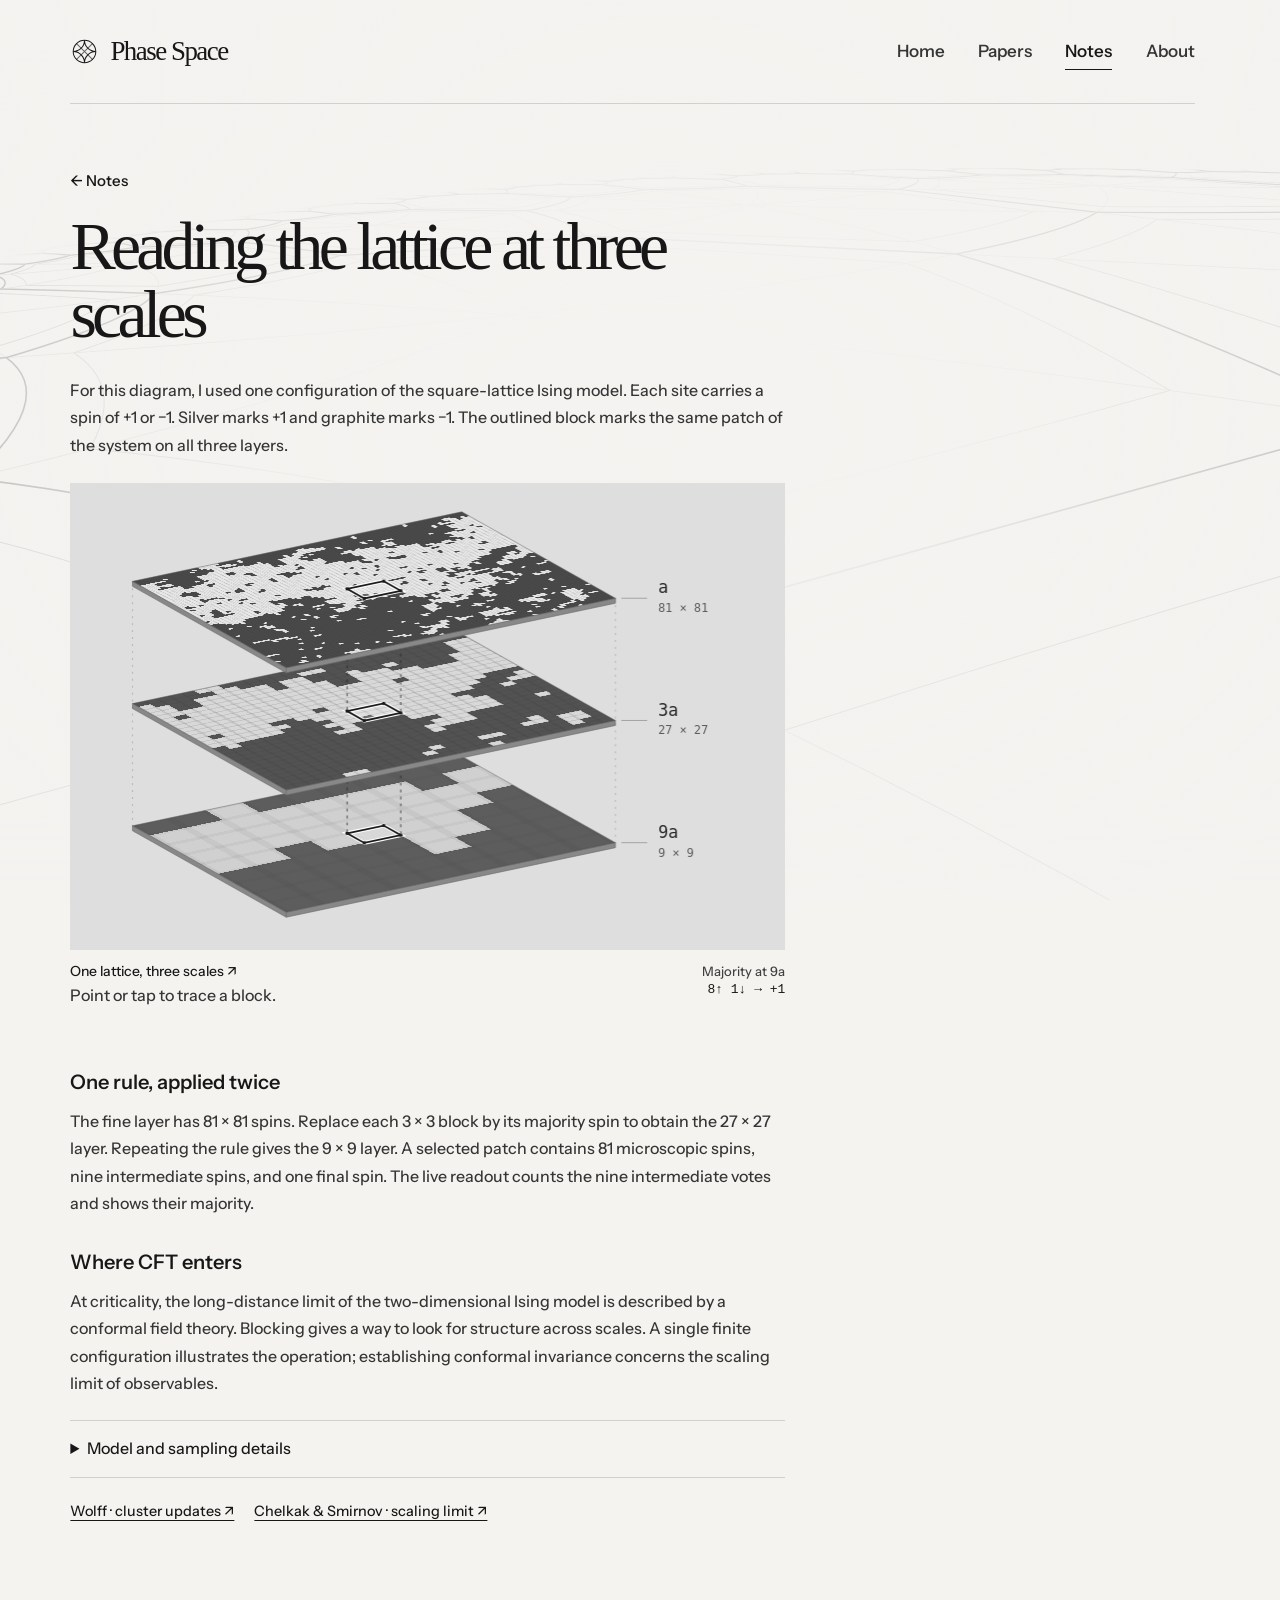
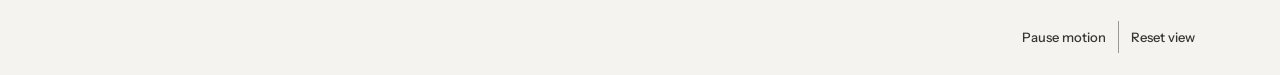
<file: notes/ising.html>
<!doctype html>
<html lang="en">
<head>
  <meta charset="utf-8">
  <meta name="viewport" content="width=device-width, initial-scale=1">
  <meta name="theme-color" content="#f4f3f0">
  <meta name="description" content="A majority-rule transformation of a critical Ising configuration.">
  <title>Reading the lattice at three scales — Phase Space</title>
  <link rel="icon" href="../assets/observatory.svg">
  <script src="../theme.js?v=2"></script>
  <link rel="stylesheet" href="../style.css?v=route-3">
  <script defer src="../flight-motion.js?v=4"></script>
  <script defer src="../flight.js?v=3"></script>
  <script defer src="../content.js"></script>
  <script defer src="../page.js?v=4"></script>
  <script defer src="../assets/spins.js" data-study-script></script>
  <script defer src="../lattice.js?v=4" data-study-script></script>
  <script defer src="../routes.js?v=1"></script>
  <script defer src="../navigation.js?v=1"></script>
</head>
<body data-scene="study">
<!-- flight plate -->
<div class="space flight" aria-hidden="true" data-camera='{"fovDeg":56,"pitchDeg":22,"height":0.086,"originX":0.41,"originZ":-0.26,"radius":0.33,"startDeg":26,"period":156}'>
  <div class="flight-view"><div class="flight-camera"><div class="flight-route">
    <svg class="flight-sheet" viewBox="-1000 -1000 2000 2000" fill="none" stroke="currentColor" focusable="false">
<path data-ink="0" opacity="0.220" stroke-width="0.35" d="M0 0L405.6 0M0 0L286.8 286.8M0 0L0 405.6M0 0L-286.8 286.8M0 0L-405.6 0M0 0L-286.8 -286.8M0 0L-0 -405.6M0 0L286.8 -286.8M594.6 246.3A1189.2 1189.2 0 0 1 405.6 -0M594.6 246.3A1189.2 1189.2 0 0 0 286.8 286.8M594.6 246.3A492.6 492.6 0 0 0 467.1 467.1M594.6 246.3A492.6 492.6 0 0 0 639.8 452.4M594.6 246.3A1189.2 1189.2 0 0 0 739.9 370M594.6 246.3A1189.2 1189.2 0 0 1 784.8 261.6M594.6 246.3A492.6 492.6 0 0 1 772.3 132.5M594.6 246.3A492.6 492.6 0 0 1 660.6 0M246.3 594.6A492.6 492.6 0 0 1 467.1 467.1M246.3 594.6A1189.2 1189.2 0 0 1 286.8 286.8M246.3 594.6A1189.2 1189.2 0 0 0 -0 405.6M246.3 594.6A492.6 492.6 0 0 0 0 660.6M246.3 594.6A492.6 492.6 0 0 0 132.5 772.3M246.3 594.6A1189.2 1189.2 0 0 0 261.6 784.8M246.3 594.6A1189.2 1189.2 0 0 1 370 739.9M246.3 594.6A492.6 492.6 0 0 1 452.4 639.8M-246.3 594.6A492.6 492.6 0 0 1 -132.5 772.3M-246.3 594.6A492.6 492.6 0 0 1 -0 660.6M-246.3 594.6A1189.2 1189.2 0 0 1 -0 405.6M-246.3 594.6A1189.2 1189.2 0 0 0 -286.8 286.8M-246.3 594.6A492.6 492.6 0 0 0 -467.1 467.1M-246.3 594.6A492.6 492.6 0 0 0 -452.4 639.8M-246.3 594.6A1189.2 1189.2 0 0 0 -370 739.9M-246.3 594.6A1189.2 1189.2 0 0 1 -261.6 784.8M-594.6 246.3A1189.2 1189.2 0 0 1 -739.9 370M-594.6 246.3A492.6 492.6 0 0 1 -639.8 452.4M-594.6 246.3A492.6 492.6 0 0 1 -467.1 467.1M-594.6 246.3A1189.2 1189.2 0 0 1 -286.8 286.8M-594.6 246.3A1189.2 1189.2 0 0 0 -405.6 -0M-594.6 246.3A492.6 492.6 0 0 0 -660.6 0M-594.6 246.3A492.6 492.6 0 0 0 -772.3 132.5M-594.6 246.3A1189.2 1189.2 0 0 0 -784.8 261.6M-594.6 -246.3A1189.2 1189.2 0 0 0 -739.9 -370M-594.6 -246.3A1189.2 1189.2 0 0 1 -784.8 -261.6M-594.6 -246.3A492.6 492.6 0 0 1 -772.3 -132.5M-594.6 -246.3A492.6 492.6 0 0 1 -660.6 -0M-594.6 -246.3A1189.2 1189.2 0 0 1 -405.6 0M-594.6 -246.3A1189.2 1189.2 0 0 0 -286.8 -286.8M-594.6 -246.3A492.6 492.6 0 0 0 -467.1 -467.1M-594.6 -246.3A492.6 492.6 0 0 0 -639.8 -452.4M-246.3 -594.6A492.6 492.6 0 0 0 -132.5 -772.3M-246.3 -594.6A1189.2 1189.2 0 0 0 -261.6 -784.8M-246.3 -594.6A1189.2 1189.2 0 0 1 -370 -739.9M-246.3 -594.6A492.6 492.6 0 0 1 -452.4 -639.8M-246.3 -594.6A492.6 492.6 0 0 1 -467.1 -467.1M-246.3 -594.6A1189.2 1189.2 0 0 1 -286.8 -286.8M-246.3 -594.6A1189.2 1189.2 0 0 0 -0 -405.6M-246.3 -594.6A492.6 492.6 0 0 0 -0 -660.6M246.3 -594.6A492.6 492.6 0 0 0 467.1 -467.1M246.3 -594.6A492.6 492.6 0 0 0 452.4 -639.8M246.3 -594.6A1189.2 1189.2 0 0 0 370 -739.9M246.3 -594.6A1189.2 1189.2 0 0 1 261.6 -784.8M246.3 -594.6A492.6 492.6 0 0 1 132.5 -772.3M246.3 -594.6A492.6 492.6 0 0 1 0 -660.6M246.3 -594.6A1189.2 1189.2 0 0 1 -0 -405.6M246.3 -594.6A1189.2 1189.2 0 0 0 286.8 -286.8M594.6 -246.3A1189.2 1189.2 0 0 0 405.6 -0M594.6 -246.3A492.6 492.6 0 0 0 660.6 -0M594.6 -246.3A492.6 492.6 0 0 0 772.3 -132.5M594.6 -246.3A1189.2 1189.2 0 0 0 784.8 -261.6M594.6 -246.3A1189.2 1189.2 0 0 1 739.9 -370M594.6 -246.3A492.6 492.6 0 0 1 639.8 -452.4M594.6 -246.3A492.6 492.6 0 0 1 467.1 -467.1M594.6 -246.3A1189.2 1189.2 0 0 1 286.8 -286.8M594.6 594.6A174.2 174.2 0 0 0 545 695.5M594.6 594.6A246.3 246.3 0 0 0 452.4 639.8M594.6 594.6L467.1 467.1M594.6 594.6A246.3 246.3 0 0 1 639.8 452.4M594.6 594.6A174.2 174.2 0 0 1 695.5 545M594.6 594.6A246.3 246.3 0 0 1 686.8 612.5M594.6 594.6L657.2 657.2M594.6 594.6A246.3 246.3 0 0 0 612.5 686.8M758.8 478.5A128.7 128.7 0 0 0 695.5 545M758.8 478.5A492.6 492.6 0 0 0 639.8 452.4M758.8 478.5A204 204 0 0 1 739.9 370M840.9 348.3A246.3 246.3 0 0 0 739.9 370M840.9 348.3A246.3 246.3 0 0 1 784.8 261.6M874.9 198.2A204 204 0 0 0 784.8 261.6M874.9 198.2A492.6 492.6 0 0 1 772.3 132.5M874.9 198.2A128.7 128.7 0 0 1 877.2 106.4M840.9 -0A246.3 246.3 0 0 1 772.3 -132.5M840.9 -0A174.2 174.2 0 0 1 877.2 -106.4M840.9 -0A246.3 246.3 0 0 1 918.8 -52.5M840.9 -0L929.5 -0M840.9 -0A246.3 246.3 0 0 0 918.8 52.5M840.9 -0A174.2 174.2 0 0 0 877.2 106.4M840.9 -0A246.3 246.3 0 0 0 772.3 132.5M840.9 -0L660.6 0M0 840.9A246.3 246.3 0 0 0 -52.5 918.8M0 840.9A174.2 174.2 0 0 0 -106.4 877.2M0 840.9A246.3 246.3 0 0 0 -132.5 772.3M0 840.9L0 660.6M0 840.9A246.3 246.3 0 0 1 132.5 772.3M0 840.9A174.2 174.2 0 0 1 106.4 877.2M0 840.9A246.3 246.3 0 0 1 52.5 918.8M0 840.9L0 929.5M198.2 874.9A128.7 128.7 0 0 0 106.4 877.2M198.2 874.9A492.6 492.6 0 0 0 132.5 772.3M198.2 874.9A204 204 0 0 1 261.6 784.8M348.3 840.9A246.3 246.3 0 0 0 261.6 784.8M348.3 840.9A246.3 246.3 0 0 1 370 739.9M478.5 758.8A128.7 128.7 0 0 1 545 695.5M478.5 758.8A204 204 0 0 0 370 739.9M478.5 758.8A492.6 492.6 0 0 1 452.4 639.8M-594.6 594.6L-657.2 657.2M-594.6 594.6A246.3 246.3 0 0 0 -686.8 612.5M-594.6 594.6A174.2 174.2 0 0 0 -695.5 545M-594.6 594.6A246.3 246.3 0 0 0 -639.8 452.4M-594.6 594.6L-467.1 467.1M-594.6 594.6A246.3 246.3 0 0 1 -452.4 639.8M-594.6 594.6A174.2 174.2 0 0 1 -545 695.5M-594.6 594.6A246.3 246.3 0 0 1 -612.5 686.8M-478.5 758.8A128.7 128.7 0 0 0 -545 695.5M-478.5 758.8A492.6 492.6 0 0 0 -452.4 639.8M-478.5 758.8A204 204 0 0 1 -370 739.9M-348.3 840.9A246.3 246.3 0 0 0 -370 739.9M-348.3 840.9A246.3 246.3 0 0 1 -261.6 784.8M-198.2 874.9A492.6 492.6 0 0 1 -132.5 772.3M-198.2 874.9A128.7 128.7 0 0 1 -106.4 877.2M-198.2 874.9A204 204 0 0 0 -261.6 784.8M-758.8 478.5A204 204 0 0 0 -739.9 370M-758.8 478.5A492.6 492.6 0 0 1 -639.8 452.4M-758.8 478.5A128.7 128.7 0 0 1 -695.5 545M-840.9 0A246.3 246.3 0 0 1 -918.8 52.5M-840.9 0L-929.5 -0M-840.9 0A246.3 246.3 0 0 0 -918.8 -52.5M-840.9 0A174.2 174.2 0 0 0 -877.2 -106.4M-840.9 0A246.3 246.3 0 0 0 -772.3 -132.5M-840.9 0L-660.6 0M-840.9 0A246.3 246.3 0 0 1 -772.3 132.5M-840.9 0A174.2 174.2 0 0 1 -877.2 106.4M-874.9 198.2A128.7 128.7 0 0 0 -877.2 106.4M-874.9 198.2A492.6 492.6 0 0 0 -772.3 132.5M-874.9 198.2A204 204 0 0 1 -784.8 261.6M-840.9 348.3A246.3 246.3 0 0 1 -739.9 370M-840.9 348.3A246.3 246.3 0 0 0 -784.8 261.6M-840.9 -348.3A246.3 246.3 0 0 0 -739.9 -370M-840.9 -348.3A246.3 246.3 0 0 1 -784.8 -261.6M-874.9 -198.2A204 204 0 0 0 -784.8 -261.6M-874.9 -198.2A492.6 492.6 0 0 1 -772.3 -132.5M-874.9 -198.2A128.7 128.7 0 0 1 -877.2 -106.4M-594.6 -594.6A174.2 174.2 0 0 1 -695.5 -545M-594.6 -594.6A246.3 246.3 0 0 1 -686.8 -612.5M-594.6 -594.6L-657.2 -657.2M-594.6 -594.6A246.3 246.3 0 0 0 -612.5 -686.8M-594.6 -594.6A174.2 174.2 0 0 0 -545 -695.5M-594.6 -594.6A246.3 246.3 0 0 0 -452.4 -639.8M-594.6 -594.6L-467.1 -467.1M-594.6 -594.6A246.3 246.3 0 0 1 -639.8 -452.4M-758.8 -478.5A204 204 0 0 1 -739.9 -370M-758.8 -478.5A128.7 128.7 0 0 0 -695.5 -545M-758.8 -478.5A492.6 492.6 0 0 0 -639.8 -452.4M-198.2 -874.9A492.6 492.6 0 0 0 -132.5 -772.3M-198.2 -874.9A204 204 0 0 1 -261.6 -784.8M-198.2 -874.9A128.7 128.7 0 0 0 -106.4 -877.2M-348.3 -840.9A246.3 246.3 0 0 0 -261.6 -784.8M-348.3 -840.9A246.3 246.3 0 0 1 -370 -739.9M-478.5 -758.8A204 204 0 0 0 -370 -739.9M-478.5 -758.8A492.6 492.6 0 0 1 -452.4 -639.8M-478.5 -758.8A128.7 128.7 0 0 1 -545 -695.5M-0 -840.9A246.3 246.3 0 0 1 -132.5 -772.3M-0 -840.9A174.2 174.2 0 0 1 -106.4 -877.2M-0 -840.9A246.3 246.3 0 0 1 -52.5 -918.8M-0 -840.9L-0 -929.5M-0 -840.9A246.3 246.3 0 0 0 52.5 -918.8M-0 -840.9A174.2 174.2 0 0 0 106.4 -877.2M-0 -840.9A246.3 246.3 0 0 0 132.5 -772.3M-0 -840.9L-0 -660.6M594.6 -594.6L467.1 -467.1M594.6 -594.6A246.3 246.3 0 0 1 452.4 -639.8M594.6 -594.6A174.2 174.2 0 0 1 545 -695.5M594.6 -594.6A246.3 246.3 0 0 1 612.5 -686.8M594.6 -594.6L657.2 -657.2M594.6 -594.6A246.3 246.3 0 0 0 686.8 -612.5M594.6 -594.6A174.2 174.2 0 0 0 695.5 -545M594.6 -594.6A246.3 246.3 0 0 0 639.8 -452.4M478.5 -758.8A128.7 128.7 0 0 0 545 -695.5M478.5 -758.8A492.6 492.6 0 0 0 452.4 -639.8M478.5 -758.8A204 204 0 0 1 370 -739.9M348.3 -840.9A246.3 246.3 0 0 0 370 -739.9M348.3 -840.9A246.3 246.3 0 0 1 261.6 -784.8M198.2 -874.9A204 204 0 0 0 261.6 -784.8M198.2 -874.9A492.6 492.6 0 0 1 132.5 -772.3M198.2 -874.9A128.7 128.7 0 0 1 106.4 -877.2M874.9 -198.2A128.7 128.7 0 0 0 877.2 -106.4M874.9 -198.2A492.6 492.6 0 0 0 772.3 -132.5M874.9 -198.2A204 204 0 0 1 784.8 -261.6M840.9 -348.3A246.3 246.3 0 0 0 784.8 -261.6M840.9 -348.3A246.3 246.3 0 0 1 739.9 -370M758.8 -478.5A204 204 0 0 0 739.9 -370M758.8 -478.5A492.6 492.6 0 0 1 639.8 -452.4M758.8 -478.5A128.7 128.7 0 0 1 695.5 -545"/>
<path data-ink="0" opacity="0.209" stroke-width="0.35" d="M758.8 478.5A111.6 111.6 0 0 0 757.2 548.1M758.8 478.5A111.6 111.6 0 0 1 811.1 417.5M758.8 478.5A128.7 128.7 0 0 1 821.8 466.2M840.9 348.3A102 102 0 0 0 811.1 417.5M840.9 348.3A102 102 0 0 1 868.7 278.3M874.9 198.2A111.6 111.6 0 0 1 923 147.9M874.9 198.2A128.7 128.7 0 0 0 910.7 251.5M874.9 198.2A111.6 111.6 0 0 0 868.7 278.3M198.2 874.9A111.6 111.6 0 0 0 147.9 923M198.2 874.9A111.6 111.6 0 0 1 278.3 868.7M198.2 874.9A128.7 128.7 0 0 1 251.5 910.7M348.3 840.9A102 102 0 0 0 278.3 868.7M348.3 840.9A102 102 0 0 1 417.5 811.1M478.5 758.8A111.6 111.6 0 0 1 548.1 757.2M478.5 758.8A128.7 128.7 0 0 0 466.2 821.8M478.5 758.8A111.6 111.6 0 0 0 417.5 811.1M-478.5 758.8A128.7 128.7 0 0 1 -466.2 821.8M-478.5 758.8A111.6 111.6 0 0 0 -548.1 757.2M-478.5 758.8A111.6 111.6 0 0 1 -417.5 811.1M-348.3 840.9A102 102 0 0 1 -278.3 868.7M-348.3 840.9A102 102 0 0 0 -417.5 811.1M-198.2 874.9A111.6 111.6 0 0 1 -147.9 923M-198.2 874.9A128.7 128.7 0 0 0 -251.5 910.7M-198.2 874.9A111.6 111.6 0 0 0 -278.3 868.7M-758.8 478.5A111.6 111.6 0 0 1 -757.2 548.1M-758.8 478.5A128.7 128.7 0 0 0 -821.8 466.2M-758.8 478.5A111.6 111.6 0 0 0 -811.1 417.5M-874.9 198.2A111.6 111.6 0 0 1 -868.7 278.3M-874.9 198.2A128.7 128.7 0 0 1 -910.7 251.5M-874.9 198.2A111.6 111.6 0 0 0 -923 147.9M-840.9 348.3A102 102 0 0 1 -811.1 417.5M-840.9 348.3A102 102 0 0 0 -868.7 278.3M-840.9 -348.3A102 102 0 0 1 -868.7 -278.3M-840.9 -348.3A102 102 0 0 0 -811.1 -417.5M-874.9 -198.2A111.6 111.6 0 0 0 -868.7 -278.3M-874.9 -198.2A111.6 111.6 0 0 1 -923 -147.9M-874.9 -198.2A128.7 128.7 0 0 0 -910.7 -251.5M-758.8 -478.5A111.6 111.6 0 0 1 -811.1 -417.5M-758.8 -478.5A128.7 128.7 0 0 1 -821.8 -466.2M-758.8 -478.5A111.6 111.6 0 0 0 -757.2 -548.1M-198.2 -874.9A111.6 111.6 0 0 1 -278.3 -868.7M-198.2 -874.9A128.7 128.7 0 0 1 -251.5 -910.7M-198.2 -874.9A111.6 111.6 0 0 0 -147.9 -923M-348.3 -840.9A102 102 0 0 0 -278.3 -868.7M-348.3 -840.9A102 102 0 0 1 -417.5 -811.1M-478.5 -758.8A128.7 128.7 0 0 0 -466.2 -821.8M-478.5 -758.8A111.6 111.6 0 0 0 -417.5 -811.1M-478.5 -758.8A111.6 111.6 0 0 1 -548.1 -757.2M478.5 -758.8A111.6 111.6 0 0 1 417.5 -811.1M478.5 -758.8A128.7 128.7 0 0 1 466.2 -821.8M478.5 -758.8A111.6 111.6 0 0 0 548.1 -757.2M348.3 -840.9A102 102 0 0 0 417.5 -811.1M348.3 -840.9A102 102 0 0 1 278.3 -868.7M198.2 -874.9A128.7 128.7 0 0 0 251.5 -910.7M198.2 -874.9A111.6 111.6 0 0 0 278.3 -868.7M198.2 -874.9A111.6 111.6 0 0 1 147.9 -923M874.9 -198.2A111.6 111.6 0 0 0 923 -147.9M874.9 -198.2A111.6 111.6 0 0 1 868.7 -278.3M874.9 -198.2A128.7 128.7 0 0 1 910.7 -251.5M840.9 -348.3A102 102 0 0 0 868.7 -278.3M840.9 -348.3A102 102 0 0 1 811.1 -417.5M758.8 -478.5A128.7 128.7 0 0 0 821.8 -466.2M758.8 -478.5A111.6 111.6 0 0 0 811.1 -417.5M758.8 -478.5A111.6 111.6 0 0 1 757.2 -548.1M738.9 594.6A492.6 492.6 0 0 1 695.5 545M594.6 738.9A492.6 492.6 0 0 0 545 695.5M942.9 102A492.6 492.6 0 0 0 877.2 106.4M942.9 -102A492.6 492.6 0 0 1 877.2 -106.4M-102 942.9A492.6 492.6 0 0 0 -106.4 877.2M102 942.9A492.6 492.6 0 0 1 106.4 877.2M-738.9 594.6A492.6 492.6 0 0 0 -695.5 545M-594.6 738.9A492.6 492.6 0 0 1 -545 695.5M-942.9 -102A492.6 492.6 0 0 0 -877.2 -106.4M-942.9 102A492.6 492.6 0 0 1 -877.2 106.4M-738.9 -594.6A492.6 492.6 0 0 1 -695.5 -545M-594.6 -738.9A492.6 492.6 0 0 0 -545 -695.5M-102 -942.9A492.6 492.6 0 0 1 -106.4 -877.2M102 -942.9A492.6 492.6 0 0 0 106.4 -877.2M594.6 -738.9A492.6 492.6 0 0 1 545 -695.5M738.9 -594.6A492.6 492.6 0 0 0 695.5 -545"/>
<path data-ink="0" opacity="0.185" stroke-width="0.35" d="M758.8 478.5A204 204 0 0 0 792.3 528.2M758.8 478.5A492.6 492.6 0 0 1 812.6 501.2M840.9 348.3A246.3 246.3 0 0 1 892.2 353.7M840.9 348.3A246.3 246.3 0 0 0 881 380.8M840.9 348.3A102 102 0 0 0 857.6 404.3M840.9 348.3A102 102 0 0 1 892.3 320.6M874.9 198.2A204 204 0 0 1 933.7 186.7M874.9 198.2A492.6 492.6 0 0 0 929 220.2M198.2 874.9A492.6 492.6 0 0 1 220.2 929M198.2 874.9A204 204 0 0 0 186.7 933.7M348.3 840.9A102 102 0 0 1 404.3 857.6M348.3 840.9A246.3 246.3 0 0 1 380.8 881M348.3 840.9A246.3 246.3 0 0 0 353.7 892.2M348.3 840.9A102 102 0 0 0 320.6 892.3M478.5 758.8A204 204 0 0 1 528.2 792.3M478.5 758.8A492.6 492.6 0 0 0 501.2 812.6M-478.5 758.8A492.6 492.6 0 0 1 -501.2 812.6M-478.5 758.8A204 204 0 0 0 -528.2 792.3M-348.3 840.9A102 102 0 0 1 -320.6 892.3M-348.3 840.9A246.3 246.3 0 0 1 -353.7 892.2M-348.3 840.9A246.3 246.3 0 0 0 -380.8 881M-348.3 840.9A102 102 0 0 0 -404.3 857.6M-198.2 874.9A204 204 0 0 1 -186.7 933.7M-198.2 874.9A492.6 492.6 0 0 0 -220.2 929M-758.8 478.5A204 204 0 0 1 -792.3 528.2M-758.8 478.5A492.6 492.6 0 0 0 -812.6 501.2M-874.9 198.2A492.6 492.6 0 0 1 -929 220.2M-874.9 198.2A204 204 0 0 0 -933.7 186.7M-840.9 348.3A102 102 0 0 1 -857.6 404.3M-840.9 348.3A246.3 246.3 0 0 1 -881 380.8M-840.9 348.3A246.3 246.3 0 0 0 -892.2 353.7M-840.9 348.3A102 102 0 0 0 -892.3 320.6M-840.9 -348.3A102 102 0 0 1 -892.3 -320.6M-840.9 -348.3A246.3 246.3 0 0 1 -892.2 -353.7M-840.9 -348.3A246.3 246.3 0 0 0 -881 -380.8M-840.9 -348.3A102 102 0 0 0 -857.6 -404.3M-874.9 -198.2A204 204 0 0 1 -933.7 -186.7M-874.9 -198.2A492.6 492.6 0 0 0 -929 -220.2M-758.8 -478.5A492.6 492.6 0 0 1 -812.6 -501.2M-758.8 -478.5A204 204 0 0 0 -792.3 -528.2M-198.2 -874.9A492.6 492.6 0 0 1 -220.2 -929M-198.2 -874.9A204 204 0 0 0 -186.7 -933.7M-348.3 -840.9A102 102 0 0 1 -404.3 -857.6M-348.3 -840.9A246.3 246.3 0 0 1 -380.8 -881M-348.3 -840.9A246.3 246.3 0 0 0 -353.7 -892.2M-348.3 -840.9A102 102 0 0 0 -320.6 -892.3M-478.5 -758.8A204 204 0 0 1 -528.2 -792.3M-478.5 -758.8A492.6 492.6 0 0 0 -501.2 -812.6M478.5 -758.8A492.6 492.6 0 0 1 501.2 -812.6M478.5 -758.8A204 204 0 0 0 528.2 -792.3M348.3 -840.9A102 102 0 0 0 404.3 -857.6M348.3 -840.9A102 102 0 0 1 320.6 -892.3M348.3 -840.9A246.3 246.3 0 0 1 353.7 -892.2M348.3 -840.9A246.3 246.3 0 0 0 380.8 -881M198.2 -874.9A492.6 492.6 0 0 0 220.2 -929M198.2 -874.9A204 204 0 0 1 186.7 -933.7M874.9 -198.2A492.6 492.6 0 0 1 929 -220.2M874.9 -198.2A204 204 0 0 0 933.7 -186.7M840.9 -348.3A246.3 246.3 0 0 0 892.2 -353.7M840.9 -348.3A102 102 0 0 0 892.3 -320.6M840.9 -348.3A102 102 0 0 1 857.6 -404.3M840.9 -348.3A246.3 246.3 0 0 1 881 -380.8M758.8 -478.5A204 204 0 0 1 792.3 -528.2M758.8 -478.5A492.6 492.6 0 0 0 812.6 -501.2M738.9 594.6A84.5 84.5 0 0 0 686.8 612.5M594.6 738.9A84.5 84.5 0 0 1 612.5 686.8M942.9 102A84.5 84.5 0 0 1 918.8 52.5M942.9 -102A84.5 84.5 0 0 0 918.8 -52.5M-102 942.9A84.5 84.5 0 0 1 -52.5 918.8M102 942.9A84.5 84.5 0 0 0 52.5 918.8M-738.9 594.6A84.5 84.5 0 0 1 -686.8 612.5M-594.6 738.9A84.5 84.5 0 0 0 -612.5 686.8M-942.9 -102A84.5 84.5 0 0 1 -918.8 -52.5M-942.9 102A84.5 84.5 0 0 0 -918.8 52.5M-738.9 -594.6A84.5 84.5 0 0 0 -686.8 -612.5M-594.6 -738.9A84.5 84.5 0 0 1 -612.5 -686.8M-102 -942.9A84.5 84.5 0 0 0 -52.5 -918.8M102 -942.9A84.5 84.5 0 0 1 52.5 -918.8M594.6 -738.9A84.5 84.5 0 0 0 612.5 -686.8M738.9 -594.6A84.5 84.5 0 0 1 686.8 -612.5"/>
<path data-ink="0" opacity="0.152" stroke-width="0.35" d="M738.9 594.6A53.3 53.3 0 0 1 772.2 579.2M738.9 594.6A68 68 0 0 1 757.2 548.1M738.9 594.6A53.3 53.3 0 0 0 723.3 630.9M594.6 738.9A68 68 0 0 0 548.1 757.2M594.6 738.9A53.3 53.3 0 0 0 579.2 772.2M594.6 738.9A53.3 53.3 0 0 1 630.9 723.3M942.9 102A68 68 0 0 0 923 147.9M942.9 102A53.3 53.3 0 0 0 955.6 136.5M942.9 102A53.3 53.3 0 0 1 957.6 65.3M942.9 -102A68 68 0 0 1 923 -147.9M942.9 -102A53.3 53.3 0 0 0 957.6 -65.3M942.9 -102A53.3 53.3 0 0 1 955.6 -136.5M-102 942.9A68 68 0 0 0 -147.9 923M-102 942.9A53.3 53.3 0 0 0 -136.5 955.6M-102 942.9A53.3 53.3 0 0 1 -65.3 957.6M102 942.9A53.3 53.3 0 0 1 136.5 955.6M102 942.9A68 68 0 0 1 147.9 923M102 942.9A53.3 53.3 0 0 0 65.3 957.6M-738.9 594.6A53.3 53.3 0 0 1 -723.3 630.9M-738.9 594.6A68 68 0 0 0 -757.2 548.1M-738.9 594.6A53.3 53.3 0 0 0 -772.2 579.2M-594.6 738.9A53.3 53.3 0 0 0 -630.9 723.3M-594.6 738.9A53.3 53.3 0 0 1 -579.2 772.2M-594.6 738.9A68 68 0 0 1 -548.1 757.2M-942.9 -102A53.3 53.3 0 0 1 -957.6 -65.3M-942.9 -102A68 68 0 0 0 -923 -147.9M-942.9 -102A53.3 53.3 0 0 0 -955.6 -136.5M-942.9 102A53.3 53.3 0 0 0 -957.6 65.3M-942.9 102A53.3 53.3 0 0 1 -955.6 136.5M-942.9 102A68 68 0 0 1 -923 147.9M-738.9 -594.6A53.3 53.3 0 0 0 -723.3 -630.9M-738.9 -594.6A53.3 53.3 0 0 1 -772.2 -579.2M-738.9 -594.6A68 68 0 0 1 -757.2 -548.1M-594.6 -738.9A53.3 53.3 0 0 1 -630.9 -723.3M-594.6 -738.9A68 68 0 0 0 -548.1 -757.2M-594.6 -738.9A53.3 53.3 0 0 0 -579.2 -772.2M-102 -942.9A53.3 53.3 0 0 0 -65.3 -957.6M-102 -942.9A53.3 53.3 0 0 1 -136.5 -955.6M-102 -942.9A68 68 0 0 1 -147.9 -923M102 -942.9A53.3 53.3 0 0 1 65.3 -957.6M102 -942.9A68 68 0 0 0 147.9 -923M102 -942.9A53.3 53.3 0 0 0 136.5 -955.6M594.6 -738.9A53.3 53.3 0 0 1 579.2 -772.2M594.6 -738.9A68 68 0 0 1 548.1 -757.2M594.6 -738.9A53.3 53.3 0 0 0 630.9 -723.3M738.9 -594.6A53.3 53.3 0 0 0 772.2 -579.2M738.9 -594.6A53.3 53.3 0 0 1 723.3 -630.9M738.9 -594.6A68 68 0 0 0 757.2 -548.1"/>
<path data-ink="0" opacity="0.101" stroke-width="0.35" d="M738.9 594.6A492.6 492.6 0 0 0 760.3 614.8M738.9 594.6A84.5 84.5 0 0 1 769.2 600.2M738.9 594.6A68 68 0 0 0 746.4 625.6M594.6 738.9A84.5 84.5 0 0 0 600.2 769.2M594.6 738.9A492.6 492.6 0 0 1 614.8 760.3M594.6 738.9A68 68 0 0 1 625.6 746.4M942.9 102A84.5 84.5 0 0 0 968.3 119.5M942.9 102A492.6 492.6 0 0 1 972.4 102.9M942.9 102A68 68 0 0 1 970.2 85.4M942.9 -102A68 68 0 0 0 970.2 -85.4M942.9 -102A492.6 492.6 0 0 0 972.4 -102.9M942.9 -102A84.5 84.5 0 0 1 968.3 -119.5M-102 942.9A84.5 84.5 0 0 0 -119.5 968.3M-102 942.9A492.6 492.6 0 0 1 -102.9 972.4M-102 942.9A68 68 0 0 1 -85.4 970.2M102 942.9A68 68 0 0 0 85.4 970.2M102 942.9A492.6 492.6 0 0 0 102.9 972.4M102 942.9A84.5 84.5 0 0 1 119.5 968.3M-738.9 594.6A84.5 84.5 0 0 0 -769.2 600.2M-738.9 594.6A492.6 492.6 0 0 1 -760.3 614.8M-738.9 594.6A68 68 0 0 1 -746.4 625.6M-594.6 738.9A68 68 0 0 0 -625.6 746.4M-594.6 738.9A492.6 492.6 0 0 0 -614.8 760.3M-594.6 738.9A84.5 84.5 0 0 1 -600.2 769.2M-942.9 -102A68 68 0 0 1 -970.2 -85.4M-942.9 -102A84.5 84.5 0 0 0 -968.3 -119.5M-942.9 -102A492.6 492.6 0 0 1 -972.4 -102.9M-942.9 102A68 68 0 0 0 -970.2 85.4M-942.9 102A492.6 492.6 0 0 0 -972.4 102.9M-942.9 102A84.5 84.5 0 0 1 -968.3 119.5M-738.9 -594.6A68 68 0 0 0 -746.4 -625.6M-738.9 -594.6A492.6 492.6 0 0 0 -760.3 -614.8M-738.9 -594.6A84.5 84.5 0 0 1 -769.2 -600.2M-594.6 -738.9A492.6 492.6 0 0 1 -614.8 -760.3M-594.6 -738.9A68 68 0 0 1 -625.6 -746.4M-594.6 -738.9A84.5 84.5 0 0 0 -600.2 -769.2M-102 -942.9A68 68 0 0 0 -85.4 -970.2M-102 -942.9A492.6 492.6 0 0 0 -102.9 -972.4M-102 -942.9A84.5 84.5 0 0 1 -119.5 -968.3M102 -942.9A84.5 84.5 0 0 0 119.5 -968.3M102 -942.9A492.6 492.6 0 0 1 102.9 -972.4M102 -942.9A68 68 0 0 1 85.4 -970.2M594.6 -738.9A68 68 0 0 0 625.6 -746.4M594.6 -738.9A492.6 492.6 0 0 0 614.8 -760.3M594.6 -738.9A84.5 84.5 0 0 1 600.2 -769.2M738.9 -594.6A84.5 84.5 0 0 0 769.2 -600.2M738.9 -594.6A492.6 492.6 0 0 1 760.3 -614.8M738.9 -594.6A68 68 0 0 1 746.4 -625.6"/>
<path data-ink="1" opacity="0.290" stroke-width="0.42" d="M348.8 0A1424.2 1424.2 0 0 0 246.7 246.7M246.7 246.7A1424.2 1424.2 0 0 0 0 348.8M0 348.8A1424.2 1424.2 0 0 0 -246.7 246.7M-246.7 246.7A1424.2 1424.2 0 0 0 -348.8 0M-348.8 0A1424.2 1424.2 0 0 0 -246.7 -246.7M-246.7 -246.7A1424.2 1424.2 0 0 0 -0 -348.8M-0 -348.8A1424.2 1424.2 0 0 0 246.7 -246.7M246.7 -246.7A1424.2 1424.2 0 0 0 348.8 0M433.9 46.6A4915.7 4915.7 0 0 1 642.8 33.7M642.8 33.7A589.9 589.9 0 0 0 747.5 142.4M747.5 142.4A278.3 278.3 0 0 0 763 258.3M763 258.3A228.3 228.3 0 0 0 722.1 356.9M722.1 356.9A278.3 278.3 0 0 0 629.3 427.8M629.3 427.8A589.9 589.9 0 0 0 478.4 430.7M478.4 430.7A4915.7 4915.7 0 0 1 339.8 273.9M339.8 273.9A1010.3 1010.3 0 0 1 433.9 46.6M430.7 478.4A589.9 589.9 0 0 0 427.8 629.3M427.8 629.3A278.3 278.3 0 0 0 356.9 722.1M356.9 722.1A228.3 228.3 0 0 0 258.3 763M258.3 763A278.3 278.3 0 0 0 142.4 747.5M142.4 747.5A589.9 589.9 0 0 0 33.7 642.8M33.7 642.8A4915.7 4915.7 0 0 1 46.6 433.9M46.6 433.9A1010.3 1010.3 0 0 1 273.9 339.8M273.9 339.8A4915.7 4915.7 0 0 1 430.7 478.4M-142.4 747.5A278.3 278.3 0 0 0 -258.3 763M-258.3 763A228.3 228.3 0 0 0 -356.9 722.1M-356.9 722.1A278.3 278.3 0 0 0 -427.8 629.3M-427.8 629.3A589.9 589.9 0 0 0 -430.7 478.4M-430.7 478.4A4915.7 4915.7 0 0 1 -273.9 339.8M-273.9 339.8A1010.3 1010.3 0 0 1 -46.6 433.9M-46.6 433.9A4915.7 4915.7 0 0 1 -33.7 642.8M-33.7 642.8A589.9 589.9 0 0 0 -142.4 747.5M-722.1 356.9A228.3 228.3 0 0 0 -763 258.3M-763 258.3A278.3 278.3 0 0 0 -747.5 142.4M-747.5 142.4A589.9 589.9 0 0 0 -642.8 33.7M-642.8 33.7A4915.7 4915.7 0 0 1 -433.9 46.6M-433.9 46.6A1010.3 1010.3 0 0 1 -339.8 273.9M-339.8 273.9A4915.7 4915.7 0 0 1 -478.4 430.7M-478.4 430.7A589.9 589.9 0 0 0 -629.3 427.8M-629.3 427.8A278.3 278.3 0 0 0 -722.1 356.9M-722.1 -356.9A278.3 278.3 0 0 0 -629.3 -427.8M-629.3 -427.8A589.9 589.9 0 0 0 -478.4 -430.7M-478.4 -430.7A4915.7 4915.7 0 0 1 -339.8 -273.9M-339.8 -273.9A1010.3 1010.3 0 0 1 -433.9 -46.6M-433.9 -46.6A4915.7 4915.7 0 0 1 -642.8 -33.7M-642.8 -33.7A589.9 589.9 0 0 0 -747.5 -142.4M-747.5 -142.4A278.3 278.3 0 0 0 -763 -258.3M-763 -258.3A228.3 228.3 0 0 0 -722.1 -356.9M-142.4 -747.5A589.9 589.9 0 0 0 -33.7 -642.8M-33.7 -642.8A4915.7 4915.7 0 0 1 -46.6 -433.9M-46.6 -433.9A1010.3 1010.3 0 0 1 -273.9 -339.8M-273.9 -339.8A4915.7 4915.7 0 0 1 -430.7 -478.4M-430.7 -478.4A589.9 589.9 0 0 0 -427.8 -629.3M-427.8 -629.3A278.3 278.3 0 0 0 -356.9 -722.1M-356.9 -722.1A228.3 228.3 0 0 0 -258.3 -763M-258.3 -763A278.3 278.3 0 0 0 -142.4 -747.5M430.7 -478.4A4915.7 4915.7 0 0 1 273.9 -339.8M273.9 -339.8A1010.3 1010.3 0 0 1 46.6 -433.9M46.6 -433.9A4915.7 4915.7 0 0 1 33.7 -642.8M33.7 -642.8A589.9 589.9 0 0 0 142.4 -747.5M142.4 -747.5A278.3 278.3 0 0 0 258.3 -763M258.3 -763A228.3 228.3 0 0 0 356.9 -722.1M356.9 -722.1A278.3 278.3 0 0 0 427.8 -629.3M427.8 -629.3A589.9 589.9 0 0 0 430.7 -478.4M433.9 -46.6A1010.3 1010.3 0 0 1 339.8 -273.9M339.8 -273.9A4915.7 4915.7 0 0 1 478.4 -430.7M478.4 -430.7A589.9 589.9 0 0 0 629.3 -427.8M629.3 -427.8A278.3 278.3 0 0 0 722.1 -356.9M722.1 -356.9A228.3 228.3 0 0 0 763 -258.3M763 -258.3A278.3 278.3 0 0 0 747.5 -142.4M747.5 -142.4A589.9 589.9 0 0 0 642.8 -33.7M642.8 -33.7A4915.7 4915.7 0 0 1 433.9 -46.6M547.6 680.6A710.5 710.5 0 0 0 474 626.2M474 626.2A418.5 418.5 0 0 1 492.4 492.4M492.4 492.4A418.5 418.5 0 0 1 626.2 474M626.2 474A710.5 710.5 0 0 0 680.6 547.6M680.6 547.6A147.6 147.6 0 0 0 676.8 608.7M608.7 676.8A147.6 147.6 0 0 0 547.6 680.6M702 531.8A373.5 373.5 0 0 1 664.1 455.2M664.1 455.2A218.5 218.5 0 0 1 738.9 390.4M738.9 390.4A132094 132094 0 0 0 801.2 423.4M812 406.1A593.7 593.7 0 0 1 758.6 362.5M758.6 362.5A182.4 182.4 0 0 1 792.7 280.1M792.7 280.1A593.7 593.7 0 0 1 861.4 287M866 267.2A132094 132094 0 0 0 798.5 246.4M798.5 246.4A218.5 218.5 0 0 1 791.5 147.7M791.5 147.7A373.5 373.5 0 0 1 872.4 120.3M777.9 -107.6A710.5 710.5 0 0 0 868.5 -94.1M868.5 -94.1A147.6 147.6 0 0 0 909 -48.1M909 48.1A147.6 147.6 0 0 0 868.5 94.1M868.5 94.1A710.5 710.5 0 0 0 777.9 107.6M777.9 107.6A418.5 418.5 0 0 1 696.3 0M696.3 0A418.5 418.5 0 0 1 777.9 -107.6M-48.1 909A147.6 147.6 0 0 0 -94.1 868.5M-94.1 868.5A710.5 710.5 0 0 0 -107.6 777.9M-107.6 777.9A418.5 418.5 0 0 1 0 696.3M0 696.3A418.5 418.5 0 0 1 107.6 777.9M107.6 777.9A710.5 710.5 0 0 0 94.1 868.5M94.1 868.5A147.6 147.6 0 0 0 48.1 909M120.3 872.4A373.5 373.5 0 0 1 147.7 791.5M147.7 791.5A218.5 218.5 0 0 1 246.4 798.5M246.4 798.5A132094 132094 0 0 0 267.2 866M287 861.4A593.7 593.7 0 0 1 280.1 792.7M280.1 792.7A182.4 182.4 0 0 1 362.5 758.6M362.5 758.6A593.7 593.7 0 0 1 406.1 812M423.4 801.2A132094 132094 0 0 0 390.4 738.9M390.4 738.9A218.5 218.5 0 0 1 455.2 664.1M455.2 664.1A373.5 373.5 0 0 1 531.8 702M-676.8 608.7A147.6 147.6 0 0 0 -680.6 547.6M-680.6 547.6A710.5 710.5 0 0 0 -626.2 474M-626.2 474A418.5 418.5 0 0 1 -492.4 492.4M-492.4 492.4A418.5 418.5 0 0 1 -474 626.2M-474 626.2A710.5 710.5 0 0 0 -547.6 680.6M-547.6 680.6A147.6 147.6 0 0 0 -608.7 676.8M-531.8 702A373.5 373.5 0 0 1 -455.2 664.1M-455.2 664.1A218.5 218.5 0 0 1 -390.4 738.9M-390.4 738.9A132094 132094 0 0 0 -423.4 801.2M-406.1 812A593.7 593.7 0 0 1 -362.5 758.6M-362.5 758.6A182.4 182.4 0 0 1 -280.1 792.7M-280.1 792.7A593.7 593.7 0 0 1 -287 861.4M-147.7 791.5A373.5 373.5 0 0 1 -120.3 872.4M-267.2 866A132094 132094 0 0 0 -246.4 798.5M-246.4 798.5A218.5 218.5 0 0 1 -147.7 791.5M-738.9 390.4A218.5 218.5 0 0 1 -664.1 455.2M-664.1 455.2A373.5 373.5 0 0 1 -702 531.8M-801.2 423.4A132094 132094 0 0 0 -738.9 390.4M-909 -48.1A147.6 147.6 0 0 0 -868.5 -94.1M-868.5 -94.1A710.5 710.5 0 0 0 -777.9 -107.6M-777.9 -107.6A418.5 418.5 0 0 1 -696.3 0M-696.3 0A418.5 418.5 0 0 1 -777.9 107.6M-777.9 107.6A710.5 710.5 0 0 0 -868.5 94.1M-868.5 94.1A147.6 147.6 0 0 0 -909 48.1M-872.4 120.3A373.5 373.5 0 0 1 -791.5 147.7M-791.5 147.7A218.5 218.5 0 0 1 -798.5 246.4M-798.5 246.4A132094 132094 0 0 0 -866 267.2M-758.6 362.5A593.7 593.7 0 0 1 -812 406.1M-861.4 287A593.7 593.7 0 0 1 -792.7 280.1M-792.7 280.1A182.4 182.4 0 0 1 -758.6 362.5M-758.6 -362.5A182.4 182.4 0 0 1 -792.7 -280.1M-792.7 -280.1A593.7 593.7 0 0 1 -861.4 -287M-812 -406.1A593.7 593.7 0 0 1 -758.6 -362.5M-866 -267.2A132094 132094 0 0 0 -798.5 -246.4M-798.5 -246.4A218.5 218.5 0 0 1 -791.5 -147.7M-791.5 -147.7A373.5 373.5 0 0 1 -872.4 -120.3M-680.6 -547.6A147.6 147.6 0 0 0 -676.8 -608.7M-608.7 -676.8A147.6 147.6 0 0 0 -547.6 -680.6M-547.6 -680.6A710.5 710.5 0 0 0 -474 -626.2M-474 -626.2A418.5 418.5 0 0 1 -492.4 -492.4M-492.4 -492.4A418.5 418.5 0 0 1 -626.2 -474M-626.2 -474A710.5 710.5 0 0 0 -680.6 -547.6M-738.9 -390.4A132094 132094 0 0 0 -801.2 -423.4M-702 -531.8A373.5 373.5 0 0 1 -664.1 -455.2M-664.1 -455.2A218.5 218.5 0 0 1 -738.9 -390.4M-147.7 -791.5A218.5 218.5 0 0 1 -246.4 -798.5M-246.4 -798.5A132094 132094 0 0 0 -267.2 -866M-120.3 -872.4A373.5 373.5 0 0 1 -147.7 -791.5M-287 -861.4A593.7 593.7 0 0 1 -280.1 -792.7M-280.1 -792.7A182.4 182.4 0 0 1 -362.5 -758.6M-362.5 -758.6A593.7 593.7 0 0 1 -406.1 -812M-423.4 -801.2A132094 132094 0 0 0 -390.4 -738.9M-390.4 -738.9A218.5 218.5 0 0 1 -455.2 -664.1M-455.2 -664.1A373.5 373.5 0 0 1 -531.8 -702M-107.6 -777.9A710.5 710.5 0 0 0 -94.1 -868.5M-94.1 -868.5A147.6 147.6 0 0 0 -48.1 -909M48.1 -909A147.6 147.6 0 0 0 94.1 -868.5M94.1 -868.5A710.5 710.5 0 0 0 107.6 -777.9M107.6 -777.9A418.5 418.5 0 0 1 -0 -696.3M-0 -696.3A418.5 418.5 0 0 1 -107.6 -777.9M492.4 -492.4A418.5 418.5 0 0 1 474 -626.2M474 -626.2A710.5 710.5 0 0 0 547.6 -680.6M547.6 -680.6A147.6 147.6 0 0 0 608.7 -676.8M676.8 -608.7A147.6 147.6 0 0 0 680.6 -547.6M680.6 -547.6A710.5 710.5 0 0 0 626.2 -474M626.2 -474A418.5 418.5 0 0 1 492.4 -492.4M531.8 -702A373.5 373.5 0 0 1 455.2 -664.1M455.2 -664.1A218.5 218.5 0 0 1 390.4 -738.9M390.4 -738.9A132094 132094 0 0 0 423.4 -801.2M406.1 -812A593.7 593.7 0 0 1 362.5 -758.6M362.5 -758.6A182.4 182.4 0 0 1 280.1 -792.7M280.1 -792.7A593.7 593.7 0 0 1 287 -861.4M267.2 -866A132094 132094 0 0 0 246.4 -798.5M246.4 -798.5A218.5 218.5 0 0 1 147.7 -791.5M147.7 -791.5A373.5 373.5 0 0 1 120.3 -872.4M872.4 -120.3A373.5 373.5 0 0 1 791.5 -147.7M791.5 -147.7A218.5 218.5 0 0 1 798.5 -246.4M798.5 -246.4A132094 132094 0 0 0 866 -267.2M861.4 -287A593.7 593.7 0 0 1 792.7 -280.1M792.7 -280.1A182.4 182.4 0 0 1 758.6 -362.5M758.6 -362.5A593.7 593.7 0 0 1 812 -406.1M801.2 -423.4A132094 132094 0 0 0 738.9 -390.4M738.9 -390.4A218.5 218.5 0 0 1 664.1 -455.2M664.1 -455.2A373.5 373.5 0 0 1 702 -531.8"/>
<path data-ink="1" opacity="0.275" stroke-width="0.42" d="M676.8 608.7A94.6 94.6 0 0 0 650.5 650.5M650.5 650.5A94.6 94.6 0 0 0 608.7 676.8M755 539.6A217.8 217.8 0 0 0 702 531.8M872.4 120.3A217.8 217.8 0 0 0 915.5 152.3M909 -48.1A94.6 94.6 0 0 0 919.9 -0M919.9 -0A94.6 94.6 0 0 0 909 48.1M48.1 909A94.6 94.6 0 0 0 0 919.9M0 919.9A94.6 94.6 0 0 0 -48.1 909M152.3 915.5A217.8 217.8 0 0 0 120.3 872.4M531.8 702A217.8 217.8 0 0 0 539.6 755M-650.5 650.5A94.6 94.6 0 0 0 -676.8 608.7M-608.7 676.8A94.6 94.6 0 0 0 -650.5 650.5M-539.6 755A217.8 217.8 0 0 0 -531.8 702M-120.3 872.4A217.8 217.8 0 0 0 -152.3 915.5M-702 531.8A217.8 217.8 0 0 0 -755 539.6M-909 48.1A94.6 94.6 0 0 0 -919.9 0M-919.9 0A94.6 94.6 0 0 0 -909 -48.1M-915.5 152.3A217.8 217.8 0 0 0 -872.4 120.3M-872.4 -120.3A217.8 217.8 0 0 0 -915.5 -152.3M-676.8 -608.7A94.6 94.6 0 0 0 -650.5 -650.5M-650.5 -650.5A94.6 94.6 0 0 0 -608.7 -676.8M-755 -539.6A217.8 217.8 0 0 0 -702 -531.8M-152.3 -915.5A217.8 217.8 0 0 0 -120.3 -872.4M-531.8 -702A217.8 217.8 0 0 0 -539.6 -755M-48.1 -909A94.6 94.6 0 0 0 -0 -919.9M-0 -919.9A94.6 94.6 0 0 0 48.1 -909M608.7 -676.8A94.6 94.6 0 0 0 650.5 -650.5M650.5 -650.5A94.6 94.6 0 0 0 676.8 -608.7M539.6 -755A217.8 217.8 0 0 0 531.8 -702M120.3 -872.4A217.8 217.8 0 0 0 152.3 -915.5M915.5 -152.3A217.8 217.8 0 0 0 872.4 -120.3M702 -531.8A217.8 217.8 0 0 0 755 -539.6M695.1 606.8A112.9 112.9 0 0 1 704 555.8M704 555.8A143.6 143.6 0 0 1 751.9 554.6M555.8 704A112.9 112.9 0 0 1 606.8 695.1M554.6 751.9A143.6 143.6 0 0 1 555.8 704M923.8 139.5A143.6 143.6 0 0 1 890.8 104.8M890.8 104.8A112.9 112.9 0 0 1 920.6 62.4M920.6 -62.4A112.9 112.9 0 0 1 890.8 -104.8M890.8 -104.8A143.6 143.6 0 0 1 923.8 -139.5M-139.5 923.8A143.6 143.6 0 0 1 -104.8 890.8M-104.8 890.8A112.9 112.9 0 0 1 -62.4 920.6M62.4 920.6A112.9 112.9 0 0 1 104.8 890.8M104.8 890.8A143.6 143.6 0 0 1 139.5 923.8M-751.9 554.6A143.6 143.6 0 0 1 -704 555.8M-704 555.8A112.9 112.9 0 0 1 -695.1 606.8M-606.8 695.1A112.9 112.9 0 0 1 -555.8 704M-555.8 704A143.6 143.6 0 0 1 -554.6 751.9M-923.8 -139.5A143.6 143.6 0 0 1 -890.8 -104.8M-890.8 -104.8A112.9 112.9 0 0 1 -920.6 -62.4M-920.6 62.4A112.9 112.9 0 0 1 -890.8 104.8M-890.8 104.8A143.6 143.6 0 0 1 -923.8 139.5M-704 -555.8A143.6 143.6 0 0 1 -751.9 -554.6M-695.1 -606.8A112.9 112.9 0 0 1 -704 -555.8M-554.6 -751.9A143.6 143.6 0 0 1 -555.8 -704M-555.8 -704A112.9 112.9 0 0 1 -606.8 -695.1M-62.4 -920.6A112.9 112.9 0 0 1 -104.8 -890.8M-104.8 -890.8A143.6 143.6 0 0 1 -139.5 -923.8M139.5 -923.8A143.6 143.6 0 0 1 104.8 -890.8M104.8 -890.8A112.9 112.9 0 0 1 62.4 -920.6M606.8 -695.1A112.9 112.9 0 0 1 555.8 -704M555.8 -704A143.6 143.6 0 0 1 554.6 -751.9M751.9 -554.6A143.6 143.6 0 0 1 704 -555.8M704 -555.8A112.9 112.9 0 0 1 695.1 -606.8"/>
<path data-ink="1" opacity="0.244" stroke-width="0.42" d="M787.9 523.3A77.1 77.1 0 0 0 755 539.6M801.2 423.4A119.2 119.2 0 0 0 814.3 465.9M854 398.3A133.6 133.6 0 0 0 812 406.1M861.4 287A133.6 133.6 0 0 0 885.5 322.2M915.5 152.3A77.1 77.1 0 0 0 927.1 187.1M905.3 246.3A119.2 119.2 0 0 0 866 267.2M187.1 927.1A77.1 77.1 0 0 0 152.3 915.5M267.2 866A119.2 119.2 0 0 0 246.3 905.3M322.2 885.5A133.6 133.6 0 0 0 287 861.4M406.1 812A133.6 133.6 0 0 0 398.3 854M539.6 755A77.1 77.1 0 0 0 523.3 787.9M465.9 814.3A119.2 119.2 0 0 0 423.4 801.2M-523.3 787.9A77.1 77.1 0 0 0 -539.6 755M-423.4 801.2A119.2 119.2 0 0 0 -465.9 814.3M-287 861.4A133.6 133.6 0 0 0 -322.2 885.5M-398.3 854A133.6 133.6 0 0 0 -406.1 812M-152.3 915.5A77.1 77.1 0 0 0 -187.1 927.1M-246.3 905.3A119.2 119.2 0 0 0 -267.2 866M-755 539.6A77.1 77.1 0 0 0 -787.9 523.3M-814.3 465.9A119.2 119.2 0 0 0 -801.2 423.4M-866 267.2A119.2 119.2 0 0 0 -905.3 246.3M-927.1 187.1A77.1 77.1 0 0 0 -915.5 152.3M-812 406.1A133.6 133.6 0 0 0 -854 398.3M-885.5 322.2A133.6 133.6 0 0 0 -861.4 287M-861.4 -287A133.6 133.6 0 0 0 -885.5 -322.2M-854 -398.3A133.6 133.6 0 0 0 -812 -406.1M-915.5 -152.3A77.1 77.1 0 0 0 -927.1 -187.1M-905.3 -246.3A119.2 119.2 0 0 0 -866 -267.2M-801.2 -423.4A119.2 119.2 0 0 0 -814.3 -465.9M-787.9 -523.3A77.1 77.1 0 0 0 -755 -539.6M-267.2 -866A119.2 119.2 0 0 0 -246.3 -905.3M-187.1 -927.1A77.1 77.1 0 0 0 -152.3 -915.5M-406.1 -812A133.6 133.6 0 0 0 -398.3 -854M-322.2 -885.5A133.6 133.6 0 0 0 -287 -861.4M-465.9 -814.3A119.2 119.2 0 0 0 -423.4 -801.2M-539.6 -755A77.1 77.1 0 0 0 -523.3 -787.9M423.4 -801.2A119.2 119.2 0 0 0 465.9 -814.3M523.3 -787.9A77.1 77.1 0 0 0 539.6 -755M398.3 -854A133.6 133.6 0 0 0 406.1 -812M287 -861.4A133.6 133.6 0 0 0 322.2 -885.5M246.3 -905.3A119.2 119.2 0 0 0 267.2 -866M152.3 -915.5A77.1 77.1 0 0 0 187.1 -927.1M866 -267.2A119.2 119.2 0 0 0 905.3 -246.3M927.1 -187.1A77.1 77.1 0 0 0 915.5 -152.3M885.5 -322.2A133.6 133.6 0 0 0 861.4 -287M812 -406.1A133.6 133.6 0 0 0 854 -398.3M814.3 -465.9A119.2 119.2 0 0 0 801.2 -423.4M755 -539.6A77.1 77.1 0 0 0 787.9 -523.3"/>
<path data-ink="1" opacity="0.200" stroke-width="0.42" d="M814.3 465.9A63.9 63.9 0 0 0 806.9 498.4M806.9 498.4A57 57 0 0 0 787.9 523.3M886.8 352.6A48.9 48.9 0 0 0 876.4 377.7M876.4 377.7A60.1 60.1 0 0 0 854 398.3M885.5 322.2A60.1 60.1 0 0 0 886.8 352.6M927.1 187.1A57 57 0 0 0 923.1 218.1M923.1 218.1A63.9 63.9 0 0 0 905.3 246.3M218.1 923.1A57 57 0 0 0 187.1 927.1M246.3 905.3A63.9 63.9 0 0 0 218.1 923.1M398.3 854A60.1 60.1 0 0 0 377.7 876.4M377.7 876.4A48.9 48.9 0 0 0 352.6 886.8M352.6 886.8A60.1 60.1 0 0 0 322.2 885.5M523.3 787.9A57 57 0 0 0 498.4 806.9M498.4 806.9A63.9 63.9 0 0 0 465.9 814.3M-465.9 814.3A63.9 63.9 0 0 0 -498.4 806.9M-498.4 806.9A57 57 0 0 0 -523.3 787.9M-322.2 885.5A60.1 60.1 0 0 0 -352.6 886.8M-352.6 886.8A48.9 48.9 0 0 0 -377.7 876.4M-377.7 876.4A60.1 60.1 0 0 0 -398.3 854M-187.1 927.1A57 57 0 0 0 -218.1 923.1M-218.1 923.1A63.9 63.9 0 0 0 -246.3 905.3M-787.9 523.3A57 57 0 0 0 -806.9 498.4M-806.9 498.4A63.9 63.9 0 0 0 -814.3 465.9M-905.3 246.3A63.9 63.9 0 0 0 -923.1 218.1M-923.1 218.1A57 57 0 0 0 -927.1 187.1M-854 398.3A60.1 60.1 0 0 0 -876.4 377.7M-876.4 377.7A48.9 48.9 0 0 0 -886.8 352.6M-886.8 352.6A60.1 60.1 0 0 0 -885.5 322.2M-885.5 -322.2A60.1 60.1 0 0 0 -886.8 -352.6M-886.8 -352.6A48.9 48.9 0 0 0 -876.4 -377.7M-876.4 -377.7A60.1 60.1 0 0 0 -854 -398.3M-927.1 -187.1A57 57 0 0 0 -923.1 -218.1M-923.1 -218.1A63.9 63.9 0 0 0 -905.3 -246.3M-814.3 -465.9A63.9 63.9 0 0 0 -806.9 -498.4M-806.9 -498.4A57 57 0 0 0 -787.9 -523.3M-246.3 -905.3A63.9 63.9 0 0 0 -218.1 -923.1M-218.1 -923.1A57 57 0 0 0 -187.1 -927.1M-398.3 -854A60.1 60.1 0 0 0 -377.7 -876.4M-377.7 -876.4A48.9 48.9 0 0 0 -352.6 -886.8M-352.6 -886.8A60.1 60.1 0 0 0 -322.2 -885.5M-523.3 -787.9A57 57 0 0 0 -498.4 -806.9M-498.4 -806.9A63.9 63.9 0 0 0 -465.9 -814.3M465.9 -814.3A63.9 63.9 0 0 0 498.4 -806.9M498.4 -806.9A57 57 0 0 0 523.3 -787.9M322.2 -885.5A60.1 60.1 0 0 0 352.6 -886.8M352.6 -886.8A48.9 48.9 0 0 0 377.7 -876.4M377.7 -876.4A60.1 60.1 0 0 0 398.3 -854M218.1 -923.1A63.9 63.9 0 0 0 246.3 -905.3M187.1 -927.1A57 57 0 0 0 218.1 -923.1M905.3 -246.3A63.9 63.9 0 0 0 923.1 -218.1M923.1 -218.1A57 57 0 0 0 927.1 -187.1M886.8 -352.6A60.1 60.1 0 0 0 885.5 -322.2M854 -398.3A60.1 60.1 0 0 0 876.4 -377.7M876.4 -377.7A48.9 48.9 0 0 0 886.8 -352.6M787.9 -523.3A57 57 0 0 0 806.9 -498.4M806.9 -498.4A63.9 63.9 0 0 0 814.3 -465.9M723.7 625.5A453.6 453.6 0 0 0 695.1 606.8M751.9 554.6A147.3 147.3 0 0 0 767.5 579.8M606.8 695.1A453.6 453.6 0 0 0 625.5 723.7M579.8 767.5A147.3 147.3 0 0 0 554.6 751.9M920.6 62.4A453.6 453.6 0 0 0 954 69.5M952.7 132.8A147.3 147.3 0 0 0 923.8 139.5M923.8 -139.5A147.3 147.3 0 0 0 952.7 -132.8M954 -69.5A453.6 453.6 0 0 0 920.6 -62.4M-62.4 920.6A453.6 453.6 0 0 0 -69.5 954M-132.8 952.7A147.3 147.3 0 0 0 -139.5 923.8M69.5 954A453.6 453.6 0 0 0 62.4 920.6M139.5 923.8A147.3 147.3 0 0 0 132.8 952.7M-767.5 579.8A147.3 147.3 0 0 0 -751.9 554.6M-695.1 606.8A453.6 453.6 0 0 0 -723.7 625.5M-625.5 723.7A453.6 453.6 0 0 0 -606.8 695.1M-554.6 751.9A147.3 147.3 0 0 0 -579.8 767.5M-952.7 -132.8A147.3 147.3 0 0 0 -923.8 -139.5M-920.6 -62.4A453.6 453.6 0 0 0 -954 -69.5M-923.8 139.5A147.3 147.3 0 0 0 -952.7 132.8M-954 69.5A453.6 453.6 0 0 0 -920.6 62.4M-751.9 -554.6A147.3 147.3 0 0 0 -767.5 -579.8M-723.7 -625.5A453.6 453.6 0 0 0 -695.1 -606.8M-579.8 -767.5A147.3 147.3 0 0 0 -554.6 -751.9M-606.8 -695.1A453.6 453.6 0 0 0 -625.5 -723.7M-139.5 -923.8A147.3 147.3 0 0 0 -132.8 -952.7M-69.5 -954A453.6 453.6 0 0 0 -62.4 -920.6M132.8 -952.7A147.3 147.3 0 0 0 139.5 -923.8M62.4 -920.6A453.6 453.6 0 0 0 69.5 -954M625.5 -723.7A453.6 453.6 0 0 0 606.8 -695.1M554.6 -751.9A147.3 147.3 0 0 0 579.8 -767.5M767.5 -579.8A147.3 147.3 0 0 0 751.9 -554.6M695.1 -606.8A453.6 453.6 0 0 0 723.7 -625.5"/>
<path data-ink="1" opacity="0.133" stroke-width="0.42" d="M758 612.7A29.8 29.8 0 0 0 744.8 622.4M744.8 622.4A50.6 50.6 0 0 0 723.7 625.5M767.5 579.8A41.1 41.1 0 0 0 766 599.1M766 599.1A28.2 28.2 0 0 0 758 612.7M625.5 723.7A50.6 50.6 0 0 0 622.4 744.8M622.4 744.8A29.8 29.8 0 0 0 612.7 758M612.7 758A28.2 28.2 0 0 0 599.1 766M599.1 766A41.1 41.1 0 0 0 579.8 767.5M954 69.5A50.6 50.6 0 0 0 966.7 86.6M966.7 86.6A29.8 29.8 0 0 0 969.3 102.7M969.3 102.7A28.2 28.2 0 0 0 965.3 118M965.3 118A41.1 41.1 0 0 0 952.7 132.8M952.7 -132.8A41.1 41.1 0 0 0 965.3 -118M965.3 -118A28.2 28.2 0 0 0 969.3 -102.7M969.3 -102.7A29.8 29.8 0 0 0 966.7 -86.6M966.7 -86.6A50.6 50.6 0 0 0 954 -69.5M-69.5 954A50.6 50.6 0 0 0 -86.6 966.7M-86.6 966.7A29.8 29.8 0 0 0 -102.7 969.3M-102.7 969.3A28.2 28.2 0 0 0 -118 965.3M-118 965.3A41.1 41.1 0 0 0 -132.8 952.7M86.6 966.7A50.6 50.6 0 0 0 69.5 954M132.8 952.7A41.1 41.1 0 0 0 118 965.3M118 965.3A28.2 28.2 0 0 0 102.7 969.3M102.7 969.3A29.8 29.8 0 0 0 86.6 966.7M-723.7 625.5A50.6 50.6 0 0 0 -744.8 622.4M-744.8 622.4A29.8 29.8 0 0 0 -758 612.7M-758 612.7A28.2 28.2 0 0 0 -766 599.1M-766 599.1A41.1 41.1 0 0 0 -767.5 579.8M-579.8 767.5A41.1 41.1 0 0 0 -599.1 766M-599.1 766A28.2 28.2 0 0 0 -612.7 758M-612.7 758A29.8 29.8 0 0 0 -622.4 744.8M-622.4 744.8A50.6 50.6 0 0 0 -625.5 723.7M-966.7 -86.6A29.8 29.8 0 0 0 -969.3 -102.7M-969.3 -102.7A28.2 28.2 0 0 0 -965.3 -118M-965.3 -118A41.1 41.1 0 0 0 -952.7 -132.8M-954 -69.5A50.6 50.6 0 0 0 -966.7 -86.6M-952.7 132.8A41.1 41.1 0 0 0 -965.3 118M-965.3 118A28.2 28.2 0 0 0 -969.3 102.7M-969.3 102.7A29.8 29.8 0 0 0 -966.7 86.6M-966.7 86.6A50.6 50.6 0 0 0 -954 69.5M-767.5 -579.8A41.1 41.1 0 0 0 -766 -599.1M-766 -599.1A28.2 28.2 0 0 0 -758 -612.7M-758 -612.7A29.8 29.8 0 0 0 -744.8 -622.4M-744.8 -622.4A50.6 50.6 0 0 0 -723.7 -625.5M-612.7 -758A28.2 28.2 0 0 0 -599.1 -766M-599.1 -766A41.1 41.1 0 0 0 -579.8 -767.5M-625.5 -723.7A50.6 50.6 0 0 0 -622.4 -744.8M-622.4 -744.8A29.8 29.8 0 0 0 -612.7 -758M-132.8 -952.7A41.1 41.1 0 0 0 -118 -965.3M-118 -965.3A28.2 28.2 0 0 0 -102.7 -969.3M-102.7 -969.3A29.8 29.8 0 0 0 -86.6 -966.7M-86.6 -966.7A50.6 50.6 0 0 0 -69.5 -954M118 -965.3A41.1 41.1 0 0 0 132.8 -952.7M69.5 -954A50.6 50.6 0 0 0 86.6 -966.7M86.6 -966.7A29.8 29.8 0 0 0 102.7 -969.3M102.7 -969.3A28.2 28.2 0 0 0 118 -965.3M579.8 -767.5A41.1 41.1 0 0 0 599.1 -766M599.1 -766A28.2 28.2 0 0 0 612.7 -758M612.7 -758A29.8 29.8 0 0 0 622.4 -744.8M622.4 -744.8A50.6 50.6 0 0 0 625.5 -723.7M723.7 -625.5A50.6 50.6 0 0 0 744.8 -622.4M744.8 -622.4A29.8 29.8 0 0 0 758 -612.7M758 -612.7A28.2 28.2 0 0 0 766 -599.1M766 -599.1A41.1 41.1 0 0 0 767.5 -579.8"/>
<path data-ink="2" opacity="0.610" stroke-width="0.68" d="M405.6 0A1189.2 1189.2 0 0 0 286.8 286.8M286.8 286.8A1189.2 1189.2 0 0 0 0 405.6M0 405.6A1189.2 1189.2 0 0 0 -286.8 286.8M-286.8 286.8A1189.2 1189.2 0 0 0 -405.6 0M-405.6 0A1189.2 1189.2 0 0 0 -286.8 -286.8M-286.8 -286.8A1189.2 1189.2 0 0 0 -0 -405.6M-0 -405.6A1189.2 1189.2 0 0 0 286.8 -286.8M286.8 -286.8A1189.2 1189.2 0 0 0 405.6 0M286.8 286.8L467.1 467.1M467.1 467.1A492.6 492.6 0 0 1 639.8 452.4M639.8 452.4A246.3 246.3 0 0 1 739.9 370M739.9 370A204 204 0 0 1 784.8 261.6M784.8 261.6A246.3 246.3 0 0 1 772.3 132.5M772.3 132.5A492.6 492.6 0 0 1 660.6 0M660.6 0L405.6 -0M-0 405.6L0 660.6M0 660.6A492.6 492.6 0 0 1 132.5 772.3M132.5 772.3A246.3 246.3 0 0 1 261.6 784.8M261.6 784.8A204 204 0 0 1 370 739.9M370 739.9A246.3 246.3 0 0 1 452.4 639.8M452.4 639.8A492.6 492.6 0 0 1 467.1 467.1M-132.5 772.3A492.6 492.6 0 0 1 -0 660.6M-286.8 286.8L-467.1 467.1M-467.1 467.1A492.6 492.6 0 0 1 -452.4 639.8M-452.4 639.8A246.3 246.3 0 0 1 -370 739.9M-370 739.9A204 204 0 0 1 -261.6 784.8M-261.6 784.8A246.3 246.3 0 0 1 -132.5 772.3M-739.9 370A246.3 246.3 0 0 1 -639.8 452.4M-639.8 452.4A492.6 492.6 0 0 1 -467.1 467.1M-405.6 -0L-660.6 0M-660.6 0A492.6 492.6 0 0 1 -772.3 132.5M-772.3 132.5A246.3 246.3 0 0 1 -784.8 261.6M-784.8 261.6A204 204 0 0 1 -739.9 370M-739.9 -370A204 204 0 0 1 -784.8 -261.6M-784.8 -261.6A246.3 246.3 0 0 1 -772.3 -132.5M-772.3 -132.5A492.6 492.6 0 0 1 -660.6 -0M-286.8 -286.8L-467.1 -467.1M-467.1 -467.1A492.6 492.6 0 0 1 -639.8 -452.4M-639.8 -452.4A246.3 246.3 0 0 1 -739.9 -370M-132.5 -772.3A246.3 246.3 0 0 1 -261.6 -784.8M-261.6 -784.8A204 204 0 0 1 -370 -739.9M-370 -739.9A246.3 246.3 0 0 1 -452.4 -639.8M-452.4 -639.8A492.6 492.6 0 0 1 -467.1 -467.1M-0 -405.6L-0 -660.6M-0 -660.6A492.6 492.6 0 0 1 -132.5 -772.3M467.1 -467.1A492.6 492.6 0 0 1 452.4 -639.8M452.4 -639.8A246.3 246.3 0 0 1 370 -739.9M370 -739.9A204 204 0 0 1 261.6 -784.8M261.6 -784.8A246.3 246.3 0 0 1 132.5 -772.3M132.5 -772.3A492.6 492.6 0 0 1 0 -660.6M286.8 -286.8L467.1 -467.1M660.6 -0A492.6 492.6 0 0 1 772.3 -132.5M772.3 -132.5A246.3 246.3 0 0 1 784.8 -261.6M784.8 -261.6A204 204 0 0 1 739.9 -370M739.9 -370A246.3 246.3 0 0 1 639.8 -452.4M639.8 -452.4A492.6 492.6 0 0 1 467.1 -467.1M545 695.5A492.6 492.6 0 0 0 452.4 639.8M639.8 452.4A492.6 492.6 0 0 0 695.5 545M695.5 545A128.7 128.7 0 0 0 686.8 612.5M612.5 686.8A128.7 128.7 0 0 0 545 695.5M739.9 370A1189.2 1189.2 0 0 0 811.1 417.5M784.8 261.6A1189.2 1189.2 0 0 1 868.7 278.3M772.3 132.5A492.6 492.6 0 0 1 877.2 106.4M772.3 -132.5A492.6 492.6 0 0 0 877.2 -106.4M877.2 -106.4A128.7 128.7 0 0 0 918.8 -52.5M918.8 52.5A128.7 128.7 0 0 0 877.2 106.4M-52.5 918.8A128.7 128.7 0 0 0 -106.4 877.2M-106.4 877.2A492.6 492.6 0 0 0 -132.5 772.3M132.5 772.3A492.6 492.6 0 0 0 106.4 877.2M106.4 877.2A128.7 128.7 0 0 0 52.5 918.8M261.6 784.8A1189.2 1189.2 0 0 0 278.3 868.7M370 739.9A1189.2 1189.2 0 0 1 417.5 811.1M-686.8 612.5A128.7 128.7 0 0 0 -695.5 545M-695.5 545A492.6 492.6 0 0 0 -639.8 452.4M-452.4 639.8A492.6 492.6 0 0 0 -545 695.5M-545 695.5A128.7 128.7 0 0 0 -612.5 686.8M-370 739.9A1189.2 1189.2 0 0 0 -417.5 811.1M-261.6 784.8A1189.2 1189.2 0 0 1 -278.3 868.7M-811.1 417.5A1189.2 1189.2 0 0 0 -739.9 370M-918.8 -52.5A128.7 128.7 0 0 0 -877.2 -106.4M-877.2 -106.4A492.6 492.6 0 0 0 -772.3 -132.5M-772.3 132.5A492.6 492.6 0 0 0 -877.2 106.4M-877.2 106.4A128.7 128.7 0 0 0 -918.8 52.5M-784.8 261.6A1189.2 1189.2 0 0 0 -868.7 278.3M-784.8 -261.6A1189.2 1189.2 0 0 1 -868.7 -278.3M-811.1 -417.5A1189.2 1189.2 0 0 1 -739.9 -370M-695.5 -545A128.7 128.7 0 0 0 -686.8 -612.5M-612.5 -686.8A128.7 128.7 0 0 0 -545 -695.5M-545 -695.5A492.6 492.6 0 0 0 -452.4 -639.8M-639.8 -452.4A492.6 492.6 0 0 0 -695.5 -545M-261.6 -784.8A1189.2 1189.2 0 0 0 -278.3 -868.7M-106.4 -877.2A492.6 492.6 0 0 1 -132.5 -772.3M-370 -739.9A1189.2 1189.2 0 0 1 -417.5 -811.1M-106.4 -877.2A128.7 128.7 0 0 0 -52.5 -918.8M52.5 -918.8A128.7 128.7 0 0 0 106.4 -877.2M106.4 -877.2A492.6 492.6 0 0 0 132.5 -772.3M452.4 -639.8A492.6 492.6 0 0 0 545 -695.5M545 -695.5A128.7 128.7 0 0 0 612.5 -686.8M686.8 -612.5A128.7 128.7 0 0 0 695.5 -545M695.5 -545A492.6 492.6 0 0 0 639.8 -452.4M370 -739.9A1189.2 1189.2 0 0 0 417.5 -811.1M261.6 -784.8A1189.2 1189.2 0 0 1 278.3 -868.7M784.8 -261.6A1189.2 1189.2 0 0 0 868.7 -278.3M739.9 -370A1189.2 1189.2 0 0 1 811.1 -417.5"/>
<path data-ink="2" opacity="0.580" stroke-width="0.68" d="M757.2 548.1A174.2 174.2 0 0 0 695.5 545M877.2 106.4A174.2 174.2 0 0 0 923 147.9M147.9 923A174.2 174.2 0 0 0 106.4 877.2M545 695.5A174.2 174.2 0 0 0 548.1 757.2M-548.1 757.2A174.2 174.2 0 0 0 -545 695.5M-106.4 877.2A174.2 174.2 0 0 0 -147.9 923M-695.5 545A174.2 174.2 0 0 0 -757.2 548.1M-923 147.9A174.2 174.2 0 0 0 -877.2 106.4M-877.2 -106.4A174.2 174.2 0 0 0 -923 -147.9M-757.2 -548.1A174.2 174.2 0 0 0 -695.5 -545M-147.9 -923A174.2 174.2 0 0 0 -106.4 -877.2M-545 -695.5A174.2 174.2 0 0 0 -548.1 -757.2M548.1 -757.2A174.2 174.2 0 0 0 545 -695.5M106.4 -877.2A174.2 174.2 0 0 0 147.9 -923M923 -147.9A174.2 174.2 0 0 0 877.2 -106.4M695.5 -545A174.2 174.2 0 0 0 757.2 -548.1"/>
<path data-ink="2" opacity="0.512" stroke-width="0.68" d="M686.8 612.5A84.5 84.5 0 0 0 657.2 657.2M657.2 657.2A84.5 84.5 0 0 0 612.5 686.8M811.1 417.5A102 102 0 0 0 821.8 466.2M857.6 404.3A111.6 111.6 0 0 0 811.1 417.5M868.7 278.3A111.6 111.6 0 0 0 892.3 320.6M910.7 251.5A102 102 0 0 0 868.7 278.3M918.8 -52.5A84.5 84.5 0 0 0 929.5 -0M929.5 -0A84.5 84.5 0 0 0 918.8 52.5M52.5 918.8A84.5 84.5 0 0 0 0 929.5M0 929.5A84.5 84.5 0 0 0 -52.5 918.8M278.3 868.7A102 102 0 0 0 251.5 910.7M320.6 892.3A111.6 111.6 0 0 0 278.3 868.7M417.5 811.1A111.6 111.6 0 0 0 404.3 857.6M466.2 821.8A102 102 0 0 0 417.5 811.1M-657.2 657.2A84.5 84.5 0 0 0 -686.8 612.5M-612.5 686.8A84.5 84.5 0 0 0 -657.2 657.2M-417.5 811.1A102 102 0 0 0 -466.2 821.8M-278.3 868.7A111.6 111.6 0 0 0 -320.6 892.3M-404.3 857.6A111.6 111.6 0 0 0 -417.5 811.1M-251.5 910.7A102 102 0 0 0 -278.3 868.7M-821.8 466.2A102 102 0 0 0 -811.1 417.5M-918.8 52.5A84.5 84.5 0 0 0 -929.5 -0M-929.5 -0A84.5 84.5 0 0 0 -918.8 -52.5M-868.7 278.3A102 102 0 0 0 -910.7 251.5M-811.1 417.5A111.6 111.6 0 0 0 -857.6 404.3M-892.3 320.6A111.6 111.6 0 0 0 -868.7 278.3M-868.7 -278.3A111.6 111.6 0 0 0 -892.3 -320.6M-857.6 -404.3A111.6 111.6 0 0 0 -811.1 -417.5M-910.7 -251.5A102 102 0 0 0 -868.7 -278.3M-686.8 -612.5A84.5 84.5 0 0 0 -657.2 -657.2M-657.2 -657.2A84.5 84.5 0 0 0 -612.5 -686.8M-811.1 -417.5A102 102 0 0 0 -821.8 -466.2M-278.3 -868.7A102 102 0 0 0 -251.5 -910.7M-417.5 -811.1A111.6 111.6 0 0 0 -404.3 -857.6M-320.6 -892.3A111.6 111.6 0 0 0 -278.3 -868.7M-466.2 -821.8A102 102 0 0 0 -417.5 -811.1M-52.5 -918.8A84.5 84.5 0 0 0 -0 -929.5M-0 -929.5A84.5 84.5 0 0 0 52.5 -918.8M612.5 -686.8A84.5 84.5 0 0 0 657.2 -657.2M657.2 -657.2A84.5 84.5 0 0 0 686.8 -612.5M417.5 -811.1A102 102 0 0 0 466.2 -821.8M404.3 -857.6A111.6 111.6 0 0 0 417.5 -811.1M278.3 -868.7A111.6 111.6 0 0 0 320.6 -892.3M251.5 -910.7A102 102 0 0 0 278.3 -868.7M868.7 -278.3A102 102 0 0 0 910.7 -251.5M892.3 -320.6A111.6 111.6 0 0 0 868.7 -278.3M811.1 -417.5A111.6 111.6 0 0 0 857.6 -404.3M821.8 -466.2A102 102 0 0 0 811.1 -417.5"/>
<path data-ink="2" opacity="0.421" stroke-width="0.68" d="M792.3 528.2A68 68 0 0 0 757.2 548.1M821.8 466.2A56.9 56.9 0 0 0 812.6 501.2M812.6 501.2A51 51 0 0 0 792.3 528.2M881 380.8A53.3 53.3 0 0 0 857.6 404.3M892.3 320.6A53.3 53.3 0 0 0 892.2 353.7M923 147.9A68 68 0 0 0 933.7 186.7M933.7 186.7A51 51 0 0 0 929 220.2M929 220.2A56.9 56.9 0 0 0 910.7 251.5M220.2 929A51 51 0 0 0 186.7 933.7M186.7 933.7A68 68 0 0 0 147.9 923M251.5 910.7A56.9 56.9 0 0 0 220.2 929M404.3 857.6A53.3 53.3 0 0 0 380.8 881M353.7 892.2A53.3 53.3 0 0 0 320.6 892.3M548.1 757.2A68 68 0 0 0 528.2 792.3M528.2 792.3A51 51 0 0 0 501.2 812.6M501.2 812.6A56.9 56.9 0 0 0 466.2 821.8M-466.2 821.8A56.9 56.9 0 0 0 -501.2 812.6M-501.2 812.6A51 51 0 0 0 -528.2 792.3M-528.2 792.3A68 68 0 0 0 -548.1 757.2M-320.6 892.3A53.3 53.3 0 0 0 -353.7 892.2M-380.8 881A53.3 53.3 0 0 0 -404.3 857.6M-147.9 923A68 68 0 0 0 -186.7 933.7M-186.7 933.7A51 51 0 0 0 -220.2 929M-220.2 929A56.9 56.9 0 0 0 -251.5 910.7M-757.2 548.1A68 68 0 0 0 -792.3 528.2M-792.3 528.2A51 51 0 0 0 -812.6 501.2M-812.6 501.2A56.9 56.9 0 0 0 -821.8 466.2M-910.7 251.5A56.9 56.9 0 0 0 -929 220.2M-929 220.2A51 51 0 0 0 -933.7 186.7M-933.7 186.7A68 68 0 0 0 -923 147.9M-857.6 404.3A53.3 53.3 0 0 0 -881 380.8M-892.2 353.7A53.3 53.3 0 0 0 -892.3 320.6M-892.3 -320.6A53.3 53.3 0 0 0 -892.2 -353.7M-881 -380.8A53.3 53.3 0 0 0 -857.6 -404.3M-923 -147.9A68 68 0 0 0 -933.7 -186.7M-933.7 -186.7A51 51 0 0 0 -929 -220.2M-929 -220.2A56.9 56.9 0 0 0 -910.7 -251.5M-821.8 -466.2A56.9 56.9 0 0 0 -812.6 -501.2M-812.6 -501.2A51 51 0 0 0 -792.3 -528.2M-792.3 -528.2A68 68 0 0 0 -757.2 -548.1M-251.5 -910.7A56.9 56.9 0 0 0 -220.2 -929M-220.2 -929A51 51 0 0 0 -186.7 -933.7M-186.7 -933.7A68 68 0 0 0 -147.9 -923M-404.3 -857.6A53.3 53.3 0 0 0 -380.8 -881M-353.7 -892.2A53.3 53.3 0 0 0 -320.6 -892.3M-548.1 -757.2A68 68 0 0 0 -528.2 -792.3M-528.2 -792.3A51 51 0 0 0 -501.2 -812.6M-501.2 -812.6A56.9 56.9 0 0 0 -466.2 -821.8M466.2 -821.8A56.9 56.9 0 0 0 501.2 -812.6M501.2 -812.6A51 51 0 0 0 528.2 -792.3M528.2 -792.3A68 68 0 0 0 548.1 -757.2M320.6 -892.3A53.3 53.3 0 0 0 353.7 -892.2M380.8 -881A53.3 53.3 0 0 0 404.3 -857.6M220.2 -929A56.9 56.9 0 0 0 251.5 -910.7M147.9 -923A68 68 0 0 0 186.7 -933.7M186.7 -933.7A51 51 0 0 0 220.2 -929M910.7 -251.5A56.9 56.9 0 0 0 929 -220.2M929 -220.2A51 51 0 0 0 933.7 -186.7M933.7 -186.7A68 68 0 0 0 923 -147.9M892.2 -353.7A53.3 53.3 0 0 0 892.3 -320.6M857.6 -404.3A53.3 53.3 0 0 0 881 -380.8M792.3 -528.2A51 51 0 0 0 812.6 -501.2M812.6 -501.2A56.9 56.9 0 0 0 821.8 -466.2M757.2 -548.1A68 68 0 0 0 792.3 -528.2M772.2 579.2A111.6 111.6 0 0 1 757.2 548.1M686.8 612.5A246.3 246.3 0 0 1 723.3 630.9M657.2 657.2L682.6 682.6M612.5 686.8A246.3 246.3 0 0 0 630.9 723.3M548.1 757.2A111.6 111.6 0 0 1 579.2 772.2M955.6 136.5A111.6 111.6 0 0 0 923 147.9M957.6 65.3A246.3 246.3 0 0 1 918.8 52.5M918.8 -52.5A246.3 246.3 0 0 1 957.6 -65.3M955.6 -136.5A111.6 111.6 0 0 1 923 -147.9M929.5 0L965.3 0M-147.9 923A111.6 111.6 0 0 1 -136.5 955.6M-65.3 957.6A246.3 246.3 0 0 1 -52.5 918.8M136.5 955.6A111.6 111.6 0 0 1 147.9 923M52.5 918.8A246.3 246.3 0 0 1 65.3 957.6M0 929.5L0 965.3M-686.8 612.5A246.3 246.3 0 0 0 -723.3 630.9M-682.6 682.6L-657.2 657.2M-757.2 548.1A111.6 111.6 0 0 1 -772.2 579.2M-579.2 772.2A111.6 111.6 0 0 1 -548.1 757.2M-612.5 686.8A246.3 246.3 0 0 1 -630.9 723.3M-929.5 -0L-965.3 -0M-957.6 65.3A246.3 246.3 0 0 0 -918.8 52.5M-918.8 -52.5A246.3 246.3 0 0 0 -957.6 -65.3M-923 -147.9A111.6 111.6 0 0 1 -955.6 -136.5M-955.6 136.5A111.6 111.6 0 0 1 -923 147.9M-686.8 -612.5A246.3 246.3 0 0 1 -723.3 -630.9M-772.2 -579.2A111.6 111.6 0 0 1 -757.2 -548.1M-657.2 -657.2L-682.6 -682.6M-612.5 -686.8A246.3 246.3 0 0 0 -630.9 -723.3M-548.1 -757.2A111.6 111.6 0 0 1 -579.2 -772.2M-147.9 -923A111.6 111.6 0 0 0 -136.5 -955.6M-52.5 -918.8A246.3 246.3 0 0 1 -65.3 -957.6M-0 -929.5L-0 -965.3M52.5 -918.8A246.3 246.3 0 0 0 65.3 -957.6M147.9 -923A111.6 111.6 0 0 1 136.5 -955.6M579.2 -772.2A111.6 111.6 0 0 1 548.1 -757.2M612.5 -686.8A246.3 246.3 0 0 1 630.9 -723.3M657.2 -657.2L682.6 -682.6M686.8 -612.5A246.3 246.3 0 0 0 723.3 -630.9M757.2 -548.1A111.6 111.6 0 0 1 772.2 -579.2"/>
<path data-ink="2" opacity="0.281" stroke-width="0.68" d="M892.2 353.7A43.8 43.8 0 0 0 881 380.8M380.8 881A43.8 43.8 0 0 0 353.7 892.2M-353.7 892.2A43.8 43.8 0 0 0 -380.8 881M-881 380.8A43.8 43.8 0 0 0 -892.2 353.7M-892.2 -353.7A43.8 43.8 0 0 0 -881 -380.8M-380.8 -881A43.8 43.8 0 0 0 -353.7 -892.2M353.7 -892.2A43.8 43.8 0 0 0 380.8 -881M881 -380.8A43.8 43.8 0 0 0 892.2 -353.7M769.2 600.2A36.1 36.1 0 0 1 772.2 579.2M723.3 630.9A43.8 43.8 0 0 1 746.4 625.6M727.3 652.7A53.3 53.3 0 0 1 723.3 630.9M682.6 682.6A40.8 40.8 0 0 1 702.3 682.2M630.9 723.3A53.3 53.3 0 0 1 652.7 727.3M682.2 702.3A40.8 40.8 0 0 1 682.6 682.6M579.2 772.2A36.1 36.1 0 0 1 600.2 769.2M625.6 746.4A43.8 43.8 0 0 1 630.9 723.3M772.2 579.2A53.3 53.3 0 0 1 790.8 580.9M809.9 545.3A204 204 0 0 1 792.3 528.2M875.5 424.8A102 102 0 0 1 857.6 404.3M821.8 466.2A128.7 128.7 0 0 1 850.1 471M812.6 501.2A492.6 492.6 0 0 1 833.1 511.9M881 380.8A246.3 246.3 0 0 0 898.8 391.3M912.2 358.9A246.3 246.3 0 0 0 892.2 353.7M934.2 268A128.7 128.7 0 0 1 910.7 251.5M892.3 320.6A102 102 0 0 1 919.5 318.6M933.7 186.7A204 204 0 0 1 958.2 187.1M970 148.4A53.3 53.3 0 0 1 955.6 136.5M929 220.2A492.6 492.6 0 0 0 951.1 227.1M955.6 136.5A36.1 36.1 0 0 1 968.3 119.5M970.2 85.4A43.8 43.8 0 0 1 957.6 65.3M957.6 -65.3A43.8 43.8 0 0 1 970.2 -85.4M968.3 -119.5A36.1 36.1 0 0 1 955.6 -136.5M975.8 -52.8A53.3 53.3 0 0 1 957.6 -65.3M965.3 0A40.8 40.8 0 0 1 979 -14.2M979 14.2A40.8 40.8 0 0 1 965.3 -0M957.6 65.3A53.3 53.3 0 0 1 975.8 52.8M-136.5 955.6A36.1 36.1 0 0 1 -119.5 968.3M-85.4 970.2A43.8 43.8 0 0 1 -65.3 957.6M119.5 968.3A36.1 36.1 0 0 1 136.5 955.6M65.3 957.6A43.8 43.8 0 0 1 85.4 970.2M0 965.3A40.8 40.8 0 0 1 14.2 979M52.8 975.8A53.3 53.3 0 0 1 65.3 957.6M-65.3 957.6A53.3 53.3 0 0 1 -52.8 975.8M-14.2 979A40.8 40.8 0 0 1 0 965.3M186.7 933.7A204 204 0 0 0 187.1 958.2M227.1 951.1A492.6 492.6 0 0 0 220.2 929M136.5 955.6A53.3 53.3 0 0 1 148.4 970M318.6 919.5A102 102 0 0 1 320.6 892.3M251.5 910.7A128.7 128.7 0 0 1 268 934.2M380.8 881A246.3 246.3 0 0 1 391.3 898.8M424.8 875.5A102 102 0 0 0 404.3 857.6M353.7 892.2A246.3 246.3 0 0 0 358.9 912.2M471 850.1A128.7 128.7 0 0 1 466.2 821.8M528.2 792.3A204 204 0 0 1 545.3 809.9M580.9 790.8A53.3 53.3 0 0 1 579.2 772.2M501.2 812.6A492.6 492.6 0 0 0 511.9 833.1M-723.3 630.9A53.3 53.3 0 0 1 -727.3 652.7M-702.3 682.2A40.8 40.8 0 0 1 -682.6 682.6M-772.2 579.2A36.1 36.1 0 0 1 -769.2 600.2M-746.4 625.6A43.8 43.8 0 0 1 -723.3 630.9M-630.9 723.3A43.8 43.8 0 0 1 -625.6 746.4M-600.2 769.2A36.1 36.1 0 0 1 -579.2 772.2M-682.6 682.6A40.8 40.8 0 0 1 -682.2 702.3M-652.7 727.3A53.3 53.3 0 0 1 -630.9 723.3M-501.2 812.6A492.6 492.6 0 0 1 -511.9 833.1M-471 850.1A128.7 128.7 0 0 0 -466.2 821.8M-528.2 792.3A204 204 0 0 0 -545.3 809.9M-579.2 772.2A53.3 53.3 0 0 1 -580.9 790.8M-424.8 875.5A102 102 0 0 1 -404.3 857.6M-320.6 892.3A102 102 0 0 1 -318.6 919.5M-268 934.2A128.7 128.7 0 0 1 -251.5 910.7M-353.7 892.2A246.3 246.3 0 0 1 -358.9 912.2M-380.8 881A246.3 246.3 0 0 0 -391.3 898.8M-148.4 970A53.3 53.3 0 0 1 -136.5 955.6M-186.7 933.7A204 204 0 0 1 -187.1 958.2M-220.2 929A492.6 492.6 0 0 0 -227.1 951.1M-790.8 580.9A53.3 53.3 0 0 1 -772.2 579.2M-792.3 528.2A204 204 0 0 1 -809.9 545.3M-812.6 501.2A492.6 492.6 0 0 0 -833.1 511.9M-821.8 466.2A128.7 128.7 0 0 0 -850.1 471M-857.6 404.3A102 102 0 0 1 -875.5 424.8M-965.3 -0A40.8 40.8 0 0 1 -979 14.2M-975.8 52.8A53.3 53.3 0 0 1 -957.6 65.3M-957.6 -65.3A53.3 53.3 0 0 1 -975.8 -52.8M-979 -14.2A40.8 40.8 0 0 1 -965.3 0M-970.2 -85.4A43.8 43.8 0 0 1 -957.6 -65.3M-955.6 -136.5A36.1 36.1 0 0 1 -968.3 -119.5M-957.6 65.3A43.8 43.8 0 0 1 -970.2 85.4M-968.3 119.5A36.1 36.1 0 0 1 -955.6 136.5M-910.7 251.5A128.7 128.7 0 0 1 -934.2 268M-919.5 318.6A102 102 0 0 1 -892.3 320.6M-929 220.2A492.6 492.6 0 0 1 -951.1 227.1M-933.7 186.7A204 204 0 0 0 -958.2 187.1M-955.6 136.5A53.3 53.3 0 0 1 -970 148.4M-881 380.8A246.3 246.3 0 0 1 -898.8 391.3M-892.2 353.7A246.3 246.3 0 0 0 -912.2 358.9M-934.2 -268A128.7 128.7 0 0 1 -910.7 -251.5M-892.3 -320.6A102 102 0 0 1 -919.5 -318.6M-892.2 -353.7A246.3 246.3 0 0 1 -912.2 -358.9M-881 -380.8A246.3 246.3 0 0 0 -898.8 -391.3M-857.6 -404.3A102 102 0 0 0 -875.5 -424.8M-821.8 -466.2A128.7 128.7 0 0 1 -850.1 -471M-970 -148.4A53.3 53.3 0 0 1 -955.6 -136.5M-933.7 -186.7A204 204 0 0 1 -958.2 -187.1M-929 -220.2A492.6 492.6 0 0 0 -951.1 -227.1M-723.3 -630.9A43.8 43.8 0 0 1 -746.4 -625.6M-769.2 -600.2A36.1 36.1 0 0 1 -772.2 -579.2M-682.6 -682.6A40.8 40.8 0 0 1 -702.3 -682.2M-727.3 -652.7A53.3 53.3 0 0 1 -723.3 -630.9M-682.2 -702.3A40.8 40.8 0 0 1 -682.6 -682.6M-630.9 -723.3A53.3 53.3 0 0 1 -652.7 -727.3M-625.6 -746.4A43.8 43.8 0 0 1 -630.9 -723.3M-579.2 -772.2A36.1 36.1 0 0 1 -600.2 -769.2M-812.6 -501.2A492.6 492.6 0 0 1 -833.1 -511.9M-792.3 -528.2A204 204 0 0 0 -809.9 -545.3M-772.2 -579.2A53.3 53.3 0 0 1 -790.8 -580.9M-318.6 -919.5A102 102 0 0 1 -320.6 -892.3M-251.5 -910.7A128.7 128.7 0 0 1 -268 -934.2M-220.2 -929A492.6 492.6 0 0 1 -227.1 -951.1M-186.7 -933.7A204 204 0 0 0 -187.1 -958.2M-136.5 -955.6A53.3 53.3 0 0 1 -148.4 -970M-65.3 -957.6A43.8 43.8 0 0 1 -85.4 -970.2M-119.5 -968.3A36.1 36.1 0 0 1 -136.5 -955.6M-471 -850.1A128.7 128.7 0 0 1 -466.2 -821.8M-404.3 -857.6A102 102 0 0 1 -424.8 -875.5M-380.8 -881A246.3 246.3 0 0 1 -391.3 -898.8M-353.7 -892.2A246.3 246.3 0 0 0 -358.9 -912.2M-580.9 -790.8A53.3 53.3 0 0 1 -579.2 -772.2M-528.2 -792.3A204 204 0 0 1 -545.3 -809.9M-501.2 -812.6A492.6 492.6 0 0 0 -511.9 -833.1M-52.8 -975.8A53.3 53.3 0 0 1 -65.3 -957.6M-0 -965.3A40.8 40.8 0 0 1 -14.2 -979M14.2 -979A40.8 40.8 0 0 1 -0 -965.3M65.3 -957.6A53.3 53.3 0 0 1 52.8 -975.8M85.4 -970.2A43.8 43.8 0 0 1 65.3 -957.6M136.5 -955.6A36.1 36.1 0 0 1 119.5 -968.3M630.9 -723.3A43.8 43.8 0 0 1 625.6 -746.4M600.2 -769.2A36.1 36.1 0 0 1 579.2 -772.2M652.7 -727.3A53.3 53.3 0 0 1 630.9 -723.3M682.6 -682.6A40.8 40.8 0 0 1 682.2 -702.3M702.3 -682.2A40.8 40.8 0 0 1 682.6 -682.6M723.3 -630.9A53.3 53.3 0 0 1 727.3 -652.7M772.2 -579.2A36.1 36.1 0 0 1 769.2 -600.2M746.4 -625.6A43.8 43.8 0 0 1 723.3 -630.9M424.8 -875.5A102 102 0 0 1 404.3 -857.6M466.2 -821.8A128.7 128.7 0 0 1 471 -850.1M501.2 -812.6A492.6 492.6 0 0 1 511.9 -833.1M528.2 -792.3A204 204 0 0 0 545.3 -809.9M579.2 -772.2A53.3 53.3 0 0 1 580.9 -790.8M268 -934.2A128.7 128.7 0 0 1 251.5 -910.7M320.6 -892.3A102 102 0 0 1 318.6 -919.5M353.7 -892.2A246.3 246.3 0 0 1 358.9 -912.2M380.8 -881A246.3 246.3 0 0 0 391.3 -898.8M227.1 -951.1A492.6 492.6 0 0 1 220.2 -929M148.4 -970A53.3 53.3 0 0 1 136.5 -955.6M186.7 -933.7A204 204 0 0 1 187.1 -958.2M919.5 -318.6A102 102 0 0 1 892.3 -320.6M910.7 -251.5A128.7 128.7 0 0 1 934.2 -268M929 -220.2A492.6 492.6 0 0 1 951.1 -227.1M933.7 -186.7A204 204 0 0 0 958.2 -187.1M955.6 -136.5A53.3 53.3 0 0 1 970 -148.4M912.2 -358.9A246.3 246.3 0 0 1 892.2 -353.7M850.1 -471A128.7 128.7 0 0 1 821.8 -466.2M857.6 -404.3A102 102 0 0 1 875.5 -424.8M881 -380.8A246.3 246.3 0 0 1 898.8 -391.3M812.6 -501.2A492.6 492.6 0 0 0 833.1 -511.9M809.9 -545.3A204 204 0 0 0 792.3 -528.2M790.8 -580.9A53.3 53.3 0 0 1 772.2 -579.2"/>
<path data-ink="2" opacity="0.140" stroke-width="0.68" d="M760.3 614.8A25.3 25.3 0 0 1 769.2 600.2M746.4 625.6A26.6 26.6 0 0 1 760.3 614.8M702.3 682.2A21.1 21.1 0 0 1 714.4 675.8M714.4 675.8A18.1 18.1 0 0 1 722.5 666.4M722.5 666.4A23.1 23.1 0 0 1 727.3 652.7M652.7 727.3A23.1 23.1 0 0 1 666.4 722.5M666.4 722.5A18.1 18.1 0 0 1 675.8 714.4M675.8 714.4A21.1 21.1 0 0 1 682.2 702.3M600.2 769.2A25.3 25.3 0 0 1 614.8 760.3M614.8 760.3A26.6 26.6 0 0 1 625.6 746.4M790.8 580.9A19.1 19.1 0 0 1 801.3 575.7M801.3 575.7A13.9 13.9 0 0 1 807.5 568.5M807.5 568.5A15.1 15.1 0 0 1 811 559.1M811 559.1A26.1 26.1 0 0 1 809.9 545.3M865 463.3A19.1 19.1 0 0 1 873.1 453.2M873.1 453.2A18.8 18.8 0 0 1 877 441.1M877 441.1A28.2 28.2 0 0 1 875.5 424.8M850.1 471A29.9 29.9 0 0 1 865 463.3M833.1 511.9A25.3 25.3 0 0 1 845.4 508.3M845.4 508.3A13.7 13.7 0 0 1 852 502.2M852 502.2A12.1 12.1 0 0 1 855.8 494.8M855.8 494.8A15.8 15.8 0 0 1 856.7 485M856.7 485A38.9 38.9 0 0 1 850.1 471M809.9 545.3A29.9 29.9 0 0 1 823 543.8M823 543.8A13.7 13.7 0 0 1 830.2 538.7M830.2 538.7A11 11 0 0 1 834.4 532.4M834.4 532.4A13.2 13.2 0 0 1 836.3 524.1M836.3 524.1A26.6 26.6 0 0 1 833.1 511.9M898.8 391.3A24.2 24.2 0 0 1 909.3 387.7M909.3 387.7A11.6 11.6 0 0 1 914.4 382.3M914.4 382.3A9.5 9.5 0 0 1 916.9 376.3M916.9 376.3A11.6 11.6 0 0 1 917.1 368.8M917.1 368.8A24.2 24.2 0 0 1 912.2 358.9M875.5 424.8A38.9 38.9 0 0 1 889.9 422.9M889.9 422.9A14.9 14.9 0 0 1 897.1 417.1M897.1 417.1A11.1 11.1 0 0 1 900.9 410.4M900.9 410.4A12.4 12.4 0 0 1 902.1 402.3M902.1 402.3A22.1 22.1 0 0 1 898.8 391.3M919.5 318.6A28.2 28.2 0 0 1 932 308.2M932 308.2A18.8 18.8 0 0 1 937.8 296.9M937.8 296.9A19.1 19.1 0 0 1 939.3 284.1M939.3 284.1A29.9 29.9 0 0 1 934.2 268M912.2 358.9A22.1 22.1 0 0 1 922.3 353.5M922.3 353.5A12.4 12.4 0 0 1 927.2 346.8M927.2 346.8A11.1 11.1 0 0 1 929.3 339.5M929.3 339.5A14.9 14.9 0 0 1 928.3 330.3M928.3 330.3A38.9 38.9 0 0 1 919.5 318.6M958.2 187.1A26.1 26.1 0 0 1 968.8 178.2M968.8 178.2A15.1 15.1 0 0 1 973 169M973 169A13.9 13.9 0 0 1 973.6 159.5M973.6 159.5A19.1 19.1 0 0 1 970 148.4M951.1 227.1A26.6 26.6 0 0 1 961.9 220.8M961.9 220.8A13.2 13.2 0 0 1 966.5 213.5M966.5 213.5A11 11 0 0 1 968 206.1M968 206.1A13.7 13.7 0 0 1 966.5 197.4M966.5 197.4A29.9 29.9 0 0 1 958.2 187.1M957.2 238.3A25.3 25.3 0 0 1 951.1 227.1M934.2 268A38.9 38.9 0 0 1 948.7 262.8M948.7 262.8A15.8 15.8 0 0 1 955 255.2M955 255.2A12.1 12.1 0 0 1 957.6 247.4M957.6 247.4A13.7 13.7 0 0 1 957.2 238.3M968.3 119.5A25.3 25.3 0 0 1 972.4 102.9M972.4 102.9A26.6 26.6 0 0 1 970.2 85.4M970.2 -85.4A26.6 26.6 0 0 1 972.4 -102.9M972.4 -102.9A25.3 25.3 0 0 1 968.3 -119.5M979 -14.2A21.1 21.1 0 0 1 983 -27.3M983 -27.3A18.1 18.1 0 0 1 982.1 -39.7M982.1 -39.7A23.1 23.1 0 0 1 975.8 -52.8M983 27.3A21.1 21.1 0 0 1 979 14.2M975.8 52.8A23.1 23.1 0 0 1 982.1 39.7M982.1 39.7A18.1 18.1 0 0 1 983 27.3M-119.5 968.3A25.3 25.3 0 0 1 -102.9 972.4M-102.9 972.4A26.6 26.6 0 0 1 -85.4 970.2M85.4 970.2A26.6 26.6 0 0 1 102.9 972.4M102.9 972.4A25.3 25.3 0 0 1 119.5 968.3M14.2 979A21.1 21.1 0 0 1 27.3 983M27.3 983A18.1 18.1 0 0 1 39.7 982.1M39.7 982.1A23.1 23.1 0 0 1 52.8 975.8M-52.8 975.8A23.1 23.1 0 0 1 -39.7 982.1M-39.7 982.1A18.1 18.1 0 0 1 -27.3 983M-27.3 983A21.1 21.1 0 0 1 -14.2 979M187.1 958.2A29.9 29.9 0 0 1 197.4 966.5M197.4 966.5A13.7 13.7 0 0 1 206.1 968M206.1 968A11 11 0 0 1 213.5 966.5M213.5 966.5A13.2 13.2 0 0 1 220.8 961.9M220.8 961.9A26.6 26.6 0 0 1 227.1 951.1M148.4 970A19.1 19.1 0 0 1 159.5 973.6M159.5 973.6A13.9 13.9 0 0 1 169 973M169 973A15.1 15.1 0 0 1 178.2 968.8M178.2 968.8A26.1 26.1 0 0 1 187.1 958.2M268 934.2A29.9 29.9 0 0 1 284.1 939.3M284.1 939.3A19.1 19.1 0 0 1 296.9 937.8M296.9 937.8A18.8 18.8 0 0 1 308.2 932M308.2 932A28.2 28.2 0 0 1 318.6 919.5M227.1 951.1A25.3 25.3 0 0 1 238.3 957.2M238.3 957.2A13.7 13.7 0 0 1 247.4 957.6M247.4 957.6A12.1 12.1 0 0 1 255.2 955M255.2 955A15.8 15.8 0 0 1 262.8 948.7M262.8 948.7A38.9 38.9 0 0 1 268 934.2M391.3 898.8A22.1 22.1 0 0 1 402.3 902.1M402.3 902.1A12.4 12.4 0 0 1 410.4 900.9M410.4 900.9A11.1 11.1 0 0 1 417.1 897.1M417.1 897.1A14.9 14.9 0 0 1 422.9 889.9M422.9 889.9A38.9 38.9 0 0 1 424.8 875.5M358.9 912.2A24.2 24.2 0 0 1 368.8 917.1M368.8 917.1A11.6 11.6 0 0 1 376.3 916.9M376.3 916.9A9.5 9.5 0 0 1 382.3 914.4M382.3 914.4A11.6 11.6 0 0 1 387.7 909.3M387.7 909.3A24.2 24.2 0 0 1 391.3 898.8M353.5 922.3A22.1 22.1 0 0 1 358.9 912.2M318.6 919.5A38.9 38.9 0 0 1 330.3 928.3M330.3 928.3A14.9 14.9 0 0 1 339.5 929.3M339.5 929.3A11.1 11.1 0 0 1 346.8 927.2M346.8 927.2A12.4 12.4 0 0 1 353.5 922.3M424.8 875.5A28.2 28.2 0 0 1 441.1 877M441.1 877A18.8 18.8 0 0 1 453.2 873.1M453.2 873.1A19.1 19.1 0 0 1 463.3 865M463.3 865A29.9 29.9 0 0 1 471 850.1M545.3 809.9A26.1 26.1 0 0 1 559.1 811M559.1 811A15.1 15.1 0 0 1 568.5 807.5M568.5 807.5A13.9 13.9 0 0 1 575.7 801.3M575.7 801.3A19.1 19.1 0 0 1 580.9 790.8M543.8 823A29.9 29.9 0 0 1 545.3 809.9M511.9 833.1A26.6 26.6 0 0 1 524.1 836.3M524.1 836.3A13.2 13.2 0 0 1 532.4 834.4M532.4 834.4A11 11 0 0 1 538.7 830.2M538.7 830.2A13.7 13.7 0 0 1 543.8 823M502.2 852A13.7 13.7 0 0 1 508.3 845.4M508.3 845.4A25.3 25.3 0 0 1 511.9 833.1M471 850.1A38.9 38.9 0 0 1 485 856.7M485 856.7A15.8 15.8 0 0 1 494.8 855.8M494.8 855.8A12.1 12.1 0 0 1 502.2 852M-727.3 652.7A23.1 23.1 0 0 1 -722.5 666.4M-722.5 666.4A18.1 18.1 0 0 1 -714.4 675.8M-714.4 675.8A21.1 21.1 0 0 1 -702.3 682.2M-769.2 600.2A25.3 25.3 0 0 1 -760.3 614.8M-760.3 614.8A26.6 26.6 0 0 1 -746.4 625.6M-625.6 746.4A26.6 26.6 0 0 1 -614.8 760.3M-614.8 760.3A25.3 25.3 0 0 1 -600.2 769.2M-682.2 702.3A21.1 21.1 0 0 1 -675.8 714.4M-675.8 714.4A18.1 18.1 0 0 1 -666.4 722.5M-666.4 722.5A23.1 23.1 0 0 1 -652.7 727.3M-511.9 833.1A25.3 25.3 0 0 1 -508.3 845.4M-508.3 845.4A13.7 13.7 0 0 1 -502.2 852M-502.2 852A12.1 12.1 0 0 1 -494.8 855.8M-494.8 855.8A15.8 15.8 0 0 1 -485 856.7M-485 856.7A38.9 38.9 0 0 1 -471 850.1M-545.3 809.9A29.9 29.9 0 0 1 -543.8 823M-543.8 823A13.7 13.7 0 0 1 -538.7 830.2M-538.7 830.2A11 11 0 0 1 -532.4 834.4M-532.4 834.4A13.2 13.2 0 0 1 -524.1 836.3M-524.1 836.3A26.6 26.6 0 0 1 -511.9 833.1M-559.1 811A26.1 26.1 0 0 1 -545.3 809.9M-580.9 790.8A19.1 19.1 0 0 1 -575.7 801.3M-575.7 801.3A13.9 13.9 0 0 1 -568.5 807.5M-568.5 807.5A15.1 15.1 0 0 1 -559.1 811M-471 850.1A29.9 29.9 0 0 1 -463.3 865M-463.3 865A19.1 19.1 0 0 1 -453.2 873.1M-453.2 873.1A18.8 18.8 0 0 1 -441.1 877M-441.1 877A28.2 28.2 0 0 1 -424.8 875.5M-318.6 919.5A28.2 28.2 0 0 1 -308.2 932M-308.2 932A18.8 18.8 0 0 1 -296.9 937.8M-296.9 937.8A19.1 19.1 0 0 1 -284.1 939.3M-284.1 939.3A29.9 29.9 0 0 1 -268 934.2M-358.9 912.2A22.1 22.1 0 0 1 -353.5 922.3M-353.5 922.3A12.4 12.4 0 0 1 -346.8 927.2M-346.8 927.2A11.1 11.1 0 0 1 -339.5 929.3M-339.5 929.3A14.9 14.9 0 0 1 -330.3 928.3M-330.3 928.3A38.9 38.9 0 0 1 -318.6 919.5M-368.8 917.1A24.2 24.2 0 0 1 -358.9 912.2M-391.3 898.8A24.2 24.2 0 0 1 -387.7 909.3M-387.7 909.3A11.6 11.6 0 0 1 -382.3 914.4M-382.3 914.4A9.5 9.5 0 0 1 -376.3 916.9M-376.3 916.9A11.6 11.6 0 0 1 -368.8 917.1M-410.4 900.9A12.4 12.4 0 0 1 -402.3 902.1M-402.3 902.1A22.1 22.1 0 0 1 -391.3 898.8M-424.8 875.5A38.9 38.9 0 0 1 -422.9 889.9M-422.9 889.9A14.9 14.9 0 0 1 -417.1 897.1M-417.1 897.1A11.1 11.1 0 0 1 -410.4 900.9M-187.1 958.2A26.1 26.1 0 0 1 -178.2 968.8M-178.2 968.8A15.1 15.1 0 0 1 -169 973M-169 973A13.9 13.9 0 0 1 -159.5 973.6M-159.5 973.6A19.1 19.1 0 0 1 -148.4 970M-206.1 968A13.7 13.7 0 0 1 -197.4 966.5M-197.4 966.5A29.9 29.9 0 0 1 -187.1 958.2M-227.1 951.1A26.6 26.6 0 0 1 -220.8 961.9M-220.8 961.9A13.2 13.2 0 0 1 -213.5 966.5M-213.5 966.5A11 11 0 0 1 -206.1 968M-255.2 955A12.1 12.1 0 0 1 -247.4 957.6M-247.4 957.6A13.7 13.7 0 0 1 -238.3 957.2M-238.3 957.2A25.3 25.3 0 0 1 -227.1 951.1M-268 934.2A38.9 38.9 0 0 1 -262.8 948.7M-262.8 948.7A15.8 15.8 0 0 1 -255.2 955M-801.3 575.7A19.1 19.1 0 0 1 -790.8 580.9M-809.9 545.3A26.1 26.1 0 0 1 -811 559.1M-811 559.1A15.1 15.1 0 0 1 -807.5 568.5M-807.5 568.5A13.9 13.9 0 0 1 -801.3 575.7M-834.4 532.4A11 11 0 0 1 -830.2 538.7M-830.2 538.7A13.7 13.7 0 0 1 -823 543.8M-823 543.8A29.9 29.9 0 0 1 -809.9 545.3M-833.1 511.9A26.6 26.6 0 0 1 -836.3 524.1M-836.3 524.1A13.2 13.2 0 0 1 -834.4 532.4M-856.7 485A15.8 15.8 0 0 1 -855.8 494.8M-855.8 494.8A12.1 12.1 0 0 1 -852 502.2M-852 502.2A13.7 13.7 0 0 1 -845.4 508.3M-845.4 508.3A25.3 25.3 0 0 1 -833.1 511.9M-850.1 471A38.9 38.9 0 0 1 -856.7 485M-875.5 424.8A28.2 28.2 0 0 1 -877 441.1M-877 441.1A18.8 18.8 0 0 1 -873.1 453.2M-873.1 453.2A19.1 19.1 0 0 1 -865 463.3M-865 463.3A29.9 29.9 0 0 1 -850.1 471M-979 14.2A21.1 21.1 0 0 1 -983 27.3M-983 27.3A18.1 18.1 0 0 1 -982.1 39.7M-982.1 39.7A23.1 23.1 0 0 1 -975.8 52.8M-975.8 -52.8A23.1 23.1 0 0 1 -982.1 -39.7M-982.1 -39.7A18.1 18.1 0 0 1 -983 -27.3M-983 -27.3A21.1 21.1 0 0 1 -979 -14.2M-968.3 -119.5A25.3 25.3 0 0 1 -972.4 -102.9M-972.4 -102.9A26.6 26.6 0 0 1 -970.2 -85.4M-970.2 85.4A26.6 26.6 0 0 1 -972.4 102.9M-972.4 102.9A25.3 25.3 0 0 1 -968.3 119.5M-934.2 268A29.9 29.9 0 0 1 -939.3 284.1M-939.3 284.1A19.1 19.1 0 0 1 -937.8 296.9M-937.8 296.9A18.8 18.8 0 0 1 -932 308.2M-932 308.2A28.2 28.2 0 0 1 -919.5 318.6M-951.1 227.1A25.3 25.3 0 0 1 -957.2 238.3M-957.2 238.3A13.7 13.7 0 0 1 -957.6 247.4M-957.6 247.4A12.1 12.1 0 0 1 -955 255.2M-955 255.2A15.8 15.8 0 0 1 -948.7 262.8M-948.7 262.8A38.9 38.9 0 0 1 -934.2 268M-961.9 220.8A26.6 26.6 0 0 1 -951.1 227.1M-958.2 187.1A29.9 29.9 0 0 1 -966.5 197.4M-966.5 197.4A13.7 13.7 0 0 1 -968 206.1M-968 206.1A11 11 0 0 1 -966.5 213.5M-966.5 213.5A13.2 13.2 0 0 1 -961.9 220.8M-973 169A15.1 15.1 0 0 1 -968.8 178.2M-968.8 178.2A26.1 26.1 0 0 1 -958.2 187.1M-970 148.4A19.1 19.1 0 0 1 -973.6 159.5M-973.6 159.5A13.9 13.9 0 0 1 -973 169M-889.9 422.9A38.9 38.9 0 0 1 -875.5 424.8M-898.8 391.3A22.1 22.1 0 0 1 -902.1 402.3M-902.1 402.3A12.4 12.4 0 0 1 -900.9 410.4M-900.9 410.4A11.1 11.1 0 0 1 -897.1 417.1M-897.1 417.1A14.9 14.9 0 0 1 -889.9 422.9M-914.4 382.3A11.6 11.6 0 0 1 -909.3 387.7M-909.3 387.7A24.2 24.2 0 0 1 -898.8 391.3M-912.2 358.9A24.2 24.2 0 0 1 -917.1 368.8M-917.1 368.8A11.6 11.6 0 0 1 -916.9 376.3M-916.9 376.3A9.5 9.5 0 0 1 -914.4 382.3M-929.3 339.5A11.1 11.1 0 0 1 -927.2 346.8M-927.2 346.8A12.4 12.4 0 0 1 -922.3 353.5M-922.3 353.5A22.1 22.1 0 0 1 -912.2 358.9M-919.5 318.6A38.9 38.9 0 0 1 -928.3 330.3M-928.3 330.3A14.9 14.9 0 0 1 -929.3 339.5M-919.5 -318.6A28.2 28.2 0 0 1 -932 -308.2M-932 -308.2A18.8 18.8 0 0 1 -937.8 -296.9M-937.8 -296.9A19.1 19.1 0 0 1 -939.3 -284.1M-939.3 -284.1A29.9 29.9 0 0 1 -934.2 -268M-929.3 -339.5A14.9 14.9 0 0 1 -928.3 -330.3M-928.3 -330.3A38.9 38.9 0 0 1 -919.5 -318.6M-912.2 -358.9A22.1 22.1 0 0 1 -922.3 -353.5M-922.3 -353.5A12.4 12.4 0 0 1 -927.2 -346.8M-927.2 -346.8A11.1 11.1 0 0 1 -929.3 -339.5M-914.4 -382.3A9.5 9.5 0 0 1 -916.9 -376.3M-916.9 -376.3A11.6 11.6 0 0 1 -917.1 -368.8M-917.1 -368.8A24.2 24.2 0 0 1 -912.2 -358.9M-898.8 -391.3A24.2 24.2 0 0 1 -909.3 -387.7M-909.3 -387.7A11.6 11.6 0 0 1 -914.4 -382.3M-889.9 -422.9A14.9 14.9 0 0 1 -897.1 -417.1M-897.1 -417.1A11.1 11.1 0 0 1 -900.9 -410.4M-900.9 -410.4A12.4 12.4 0 0 1 -902.1 -402.3M-902.1 -402.3A22.1 22.1 0 0 1 -898.8 -391.3M-875.5 -424.8A38.9 38.9 0 0 1 -889.9 -422.9M-850.1 -471A29.9 29.9 0 0 1 -865 -463.3M-865 -463.3A19.1 19.1 0 0 1 -873.1 -453.2M-873.1 -453.2A18.8 18.8 0 0 1 -877 -441.1M-877 -441.1A28.2 28.2 0 0 1 -875.5 -424.8M-973 -169A13.9 13.9 0 0 1 -973.6 -159.5M-973.6 -159.5A19.1 19.1 0 0 1 -970 -148.4M-958.2 -187.1A26.1 26.1 0 0 1 -968.8 -178.2M-968.8 -178.2A15.1 15.1 0 0 1 -973 -169M-961.9 -220.8A13.2 13.2 0 0 1 -966.5 -213.5M-966.5 -213.5A11 11 0 0 1 -968 -206.1M-968 -206.1A13.7 13.7 0 0 1 -966.5 -197.4M-966.5 -197.4A29.9 29.9 0 0 1 -958.2 -187.1M-951.1 -227.1A26.6 26.6 0 0 1 -961.9 -220.8M-934.2 -268A38.9 38.9 0 0 1 -948.7 -262.8M-948.7 -262.8A15.8 15.8 0 0 1 -955 -255.2M-955 -255.2A12.1 12.1 0 0 1 -957.6 -247.4M-957.6 -247.4A13.7 13.7 0 0 1 -957.2 -238.3M-957.2 -238.3A25.3 25.3 0 0 1 -951.1 -227.1M-746.4 -625.6A26.6 26.6 0 0 1 -760.3 -614.8M-760.3 -614.8A25.3 25.3 0 0 1 -769.2 -600.2M-702.3 -682.2A21.1 21.1 0 0 1 -714.4 -675.8M-714.4 -675.8A18.1 18.1 0 0 1 -722.5 -666.4M-722.5 -666.4A23.1 23.1 0 0 1 -727.3 -652.7M-652.7 -727.3A23.1 23.1 0 0 1 -666.4 -722.5M-666.4 -722.5A18.1 18.1 0 0 1 -675.8 -714.4M-675.8 -714.4A21.1 21.1 0 0 1 -682.2 -702.3M-614.8 -760.3A26.6 26.6 0 0 1 -625.6 -746.4M-600.2 -769.2A25.3 25.3 0 0 1 -614.8 -760.3M-856.7 -485A38.9 38.9 0 0 1 -850.1 -471M-833.1 -511.9A25.3 25.3 0 0 1 -845.4 -508.3M-845.4 -508.3A13.7 13.7 0 0 1 -852 -502.2M-852 -502.2A12.1 12.1 0 0 1 -855.8 -494.8M-855.8 -494.8A15.8 15.8 0 0 1 -856.7 -485M-834.4 -532.4A13.2 13.2 0 0 1 -836.3 -524.1M-836.3 -524.1A26.6 26.6 0 0 1 -833.1 -511.9M-809.9 -545.3A29.9 29.9 0 0 1 -823 -543.8M-823 -543.8A13.7 13.7 0 0 1 -830.2 -538.7M-830.2 -538.7A11 11 0 0 1 -834.4 -532.4M-801.3 -575.7A13.9 13.9 0 0 1 -807.5 -568.5M-807.5 -568.5A15.1 15.1 0 0 1 -811 -559.1M-811 -559.1A26.1 26.1 0 0 1 -809.9 -545.3M-790.8 -580.9A19.1 19.1 0 0 1 -801.3 -575.7M-268 -934.2A29.9 29.9 0 0 1 -284.1 -939.3M-284.1 -939.3A19.1 19.1 0 0 1 -296.9 -937.8M-296.9 -937.8A18.8 18.8 0 0 1 -308.2 -932M-308.2 -932A28.2 28.2 0 0 1 -318.6 -919.5M-255.2 -955A15.8 15.8 0 0 1 -262.8 -948.7M-262.8 -948.7A38.9 38.9 0 0 1 -268 -934.2M-227.1 -951.1A25.3 25.3 0 0 1 -238.3 -957.2M-238.3 -957.2A13.7 13.7 0 0 1 -247.4 -957.6M-247.4 -957.6A12.1 12.1 0 0 1 -255.2 -955M-206.1 -968A11 11 0 0 1 -213.5 -966.5M-213.5 -966.5A13.2 13.2 0 0 1 -220.8 -961.9M-220.8 -961.9A26.6 26.6 0 0 1 -227.1 -951.1M-187.1 -958.2A29.9 29.9 0 0 1 -197.4 -966.5M-197.4 -966.5A13.7 13.7 0 0 1 -206.1 -968M-148.4 -970A19.1 19.1 0 0 1 -159.5 -973.6M-159.5 -973.6A13.9 13.9 0 0 1 -169 -973M-169 -973A15.1 15.1 0 0 1 -178.2 -968.8M-178.2 -968.8A26.1 26.1 0 0 1 -187.1 -958.2M-85.4 -970.2A26.6 26.6 0 0 1 -102.9 -972.4M-102.9 -972.4A25.3 25.3 0 0 1 -119.5 -968.3M-463.3 -865A29.9 29.9 0 0 1 -471 -850.1M-424.8 -875.5A28.2 28.2 0 0 1 -441.1 -877M-441.1 -877A18.8 18.8 0 0 1 -453.2 -873.1M-453.2 -873.1A19.1 19.1 0 0 1 -463.3 -865M-410.4 -900.9A11.1 11.1 0 0 1 -417.1 -897.1M-417.1 -897.1A14.9 14.9 0 0 1 -422.9 -889.9M-422.9 -889.9A38.9 38.9 0 0 1 -424.8 -875.5M-391.3 -898.8A22.1 22.1 0 0 1 -402.3 -902.1M-402.3 -902.1A12.4 12.4 0 0 1 -410.4 -900.9M-368.8 -917.1A11.6 11.6 0 0 1 -376.3 -916.9M-376.3 -916.9A9.5 9.5 0 0 1 -382.3 -914.4M-382.3 -914.4A11.6 11.6 0 0 1 -387.7 -909.3M-387.7 -909.3A24.2 24.2 0 0 1 -391.3 -898.8M-358.9 -912.2A24.2 24.2 0 0 1 -368.8 -917.1M-318.6 -919.5A38.9 38.9 0 0 1 -330.3 -928.3M-330.3 -928.3A14.9 14.9 0 0 1 -339.5 -929.3M-339.5 -929.3A11.1 11.1 0 0 1 -346.8 -927.2M-346.8 -927.2A12.4 12.4 0 0 1 -353.5 -922.3M-353.5 -922.3A22.1 22.1 0 0 1 -358.9 -912.2M-559.1 -811A15.1 15.1 0 0 1 -568.5 -807.5M-568.5 -807.5A13.9 13.9 0 0 1 -575.7 -801.3M-575.7 -801.3A19.1 19.1 0 0 1 -580.9 -790.8M-545.3 -809.9A26.1 26.1 0 0 1 -559.1 -811M-511.9 -833.1A26.6 26.6 0 0 1 -524.1 -836.3M-524.1 -836.3A13.2 13.2 0 0 1 -532.4 -834.4M-532.4 -834.4A11 11 0 0 1 -538.7 -830.2M-538.7 -830.2A13.7 13.7 0 0 1 -543.8 -823M-543.8 -823A29.9 29.9 0 0 1 -545.3 -809.9M-471 -850.1A38.9 38.9 0 0 1 -485 -856.7M-485 -856.7A15.8 15.8 0 0 1 -494.8 -855.8M-494.8 -855.8A12.1 12.1 0 0 1 -502.2 -852M-502.2 -852A13.7 13.7 0 0 1 -508.3 -845.4M-508.3 -845.4A25.3 25.3 0 0 1 -511.9 -833.1M-14.2 -979A21.1 21.1 0 0 1 -27.3 -983M-27.3 -983A18.1 18.1 0 0 1 -39.7 -982.1M-39.7 -982.1A23.1 23.1 0 0 1 -52.8 -975.8M27.3 -983A21.1 21.1 0 0 1 14.2 -979M52.8 -975.8A23.1 23.1 0 0 1 39.7 -982.1M39.7 -982.1A18.1 18.1 0 0 1 27.3 -983M119.5 -968.3A25.3 25.3 0 0 1 102.9 -972.4M102.9 -972.4A26.6 26.6 0 0 1 85.4 -970.2M625.6 -746.4A26.6 26.6 0 0 1 614.8 -760.3M614.8 -760.3A25.3 25.3 0 0 1 600.2 -769.2M666.4 -722.5A23.1 23.1 0 0 1 652.7 -727.3M682.2 -702.3A21.1 21.1 0 0 1 675.8 -714.4M675.8 -714.4A18.1 18.1 0 0 1 666.4 -722.5M722.5 -666.4A18.1 18.1 0 0 1 714.4 -675.8M714.4 -675.8A21.1 21.1 0 0 1 702.3 -682.2M727.3 -652.7A23.1 23.1 0 0 1 722.5 -666.4M769.2 -600.2A25.3 25.3 0 0 1 760.3 -614.8M760.3 -614.8A26.6 26.6 0 0 1 746.4 -625.6M441.1 -877A28.2 28.2 0 0 1 424.8 -875.5M471 -850.1A29.9 29.9 0 0 1 463.3 -865M463.3 -865A19.1 19.1 0 0 1 453.2 -873.1M453.2 -873.1A18.8 18.8 0 0 1 441.1 -877M502.2 -852A12.1 12.1 0 0 1 494.8 -855.8M494.8 -855.8A15.8 15.8 0 0 1 485 -856.7M485 -856.7A38.9 38.9 0 0 1 471 -850.1M511.9 -833.1A25.3 25.3 0 0 1 508.3 -845.4M508.3 -845.4A13.7 13.7 0 0 1 502.2 -852M543.8 -823A13.7 13.7 0 0 1 538.7 -830.2M538.7 -830.2A11 11 0 0 1 532.4 -834.4M532.4 -834.4A13.2 13.2 0 0 1 524.1 -836.3M524.1 -836.3A26.6 26.6 0 0 1 511.9 -833.1M545.3 -809.9A29.9 29.9 0 0 1 543.8 -823M580.9 -790.8A19.1 19.1 0 0 1 575.7 -801.3M575.7 -801.3A13.9 13.9 0 0 1 568.5 -807.5M568.5 -807.5A15.1 15.1 0 0 1 559.1 -811M559.1 -811A26.1 26.1 0 0 1 545.3 -809.9M296.9 -937.8A19.1 19.1 0 0 1 284.1 -939.3M284.1 -939.3A29.9 29.9 0 0 1 268 -934.2M318.6 -919.5A28.2 28.2 0 0 1 308.2 -932M308.2 -932A18.8 18.8 0 0 1 296.9 -937.8M353.5 -922.3A12.4 12.4 0 0 1 346.8 -927.2M346.8 -927.2A11.1 11.1 0 0 1 339.5 -929.3M339.5 -929.3A14.9 14.9 0 0 1 330.3 -928.3M330.3 -928.3A38.9 38.9 0 0 1 318.6 -919.5M358.9 -912.2A22.1 22.1 0 0 1 353.5 -922.3M391.3 -898.8A24.2 24.2 0 0 1 387.7 -909.3M387.7 -909.3A11.6 11.6 0 0 1 382.3 -914.4M382.3 -914.4A9.5 9.5 0 0 1 376.3 -916.9M376.3 -916.9A11.6 11.6 0 0 1 368.8 -917.1M368.8 -917.1A24.2 24.2 0 0 1 358.9 -912.2M424.8 -875.5A38.9 38.9 0 0 1 422.9 -889.9M422.9 -889.9A14.9 14.9 0 0 1 417.1 -897.1M417.1 -897.1A11.1 11.1 0 0 1 410.4 -900.9M410.4 -900.9A12.4 12.4 0 0 1 402.3 -902.1M402.3 -902.1A22.1 22.1 0 0 1 391.3 -898.8M268 -934.2A38.9 38.9 0 0 1 262.8 -948.7M262.8 -948.7A15.8 15.8 0 0 1 255.2 -955M255.2 -955A12.1 12.1 0 0 1 247.4 -957.6M247.4 -957.6A13.7 13.7 0 0 1 238.3 -957.2M238.3 -957.2A25.3 25.3 0 0 1 227.1 -951.1M187.1 -958.2A26.1 26.1 0 0 1 178.2 -968.8M178.2 -968.8A15.1 15.1 0 0 1 169 -973M169 -973A13.9 13.9 0 0 1 159.5 -973.6M159.5 -973.6A19.1 19.1 0 0 1 148.4 -970M227.1 -951.1A26.6 26.6 0 0 1 220.8 -961.9M220.8 -961.9A13.2 13.2 0 0 1 213.5 -966.5M213.5 -966.5A11 11 0 0 1 206.1 -968M206.1 -968A13.7 13.7 0 0 1 197.4 -966.5M197.4 -966.5A29.9 29.9 0 0 1 187.1 -958.2M937.8 -296.9A18.8 18.8 0 0 1 932 -308.2M932 -308.2A28.2 28.2 0 0 1 919.5 -318.6M934.2 -268A29.9 29.9 0 0 1 939.3 -284.1M939.3 -284.1A19.1 19.1 0 0 1 937.8 -296.9M957.2 -238.3A13.7 13.7 0 0 1 957.6 -247.4M957.6 -247.4A12.1 12.1 0 0 1 955 -255.2M955 -255.2A15.8 15.8 0 0 1 948.7 -262.8M948.7 -262.8A38.9 38.9 0 0 1 934.2 -268M951.1 -227.1A25.3 25.3 0 0 1 957.2 -238.3M958.2 -187.1A29.9 29.9 0 0 1 966.5 -197.4M966.5 -197.4A13.7 13.7 0 0 1 968 -206.1M968 -206.1A11 11 0 0 1 966.5 -213.5M966.5 -213.5A13.2 13.2 0 0 1 961.9 -220.8M961.9 -220.8A26.6 26.6 0 0 1 951.1 -227.1M970 -148.4A19.1 19.1 0 0 1 973.6 -159.5M973.6 -159.5A13.9 13.9 0 0 1 973 -169M973 -169A15.1 15.1 0 0 1 968.8 -178.2M968.8 -178.2A26.1 26.1 0 0 1 958.2 -187.1M919.5 -318.6A38.9 38.9 0 0 1 928.3 -330.3M928.3 -330.3A14.9 14.9 0 0 1 929.3 -339.5M929.3 -339.5A11.1 11.1 0 0 1 927.2 -346.8M927.2 -346.8A12.4 12.4 0 0 1 922.3 -353.5M922.3 -353.5A22.1 22.1 0 0 1 912.2 -358.9M877 -441.1A18.8 18.8 0 0 1 873.1 -453.2M873.1 -453.2A19.1 19.1 0 0 1 865 -463.3M865 -463.3A29.9 29.9 0 0 1 850.1 -471M875.5 -424.8A28.2 28.2 0 0 1 877 -441.1M898.8 -391.3A22.1 22.1 0 0 1 902.1 -402.3M902.1 -402.3A12.4 12.4 0 0 1 900.9 -410.4M900.9 -410.4A11.1 11.1 0 0 1 897.1 -417.1M897.1 -417.1A14.9 14.9 0 0 1 889.9 -422.9M889.9 -422.9A38.9 38.9 0 0 1 875.5 -424.8M912.2 -358.9A24.2 24.2 0 0 1 917.1 -368.8M917.1 -368.8A11.6 11.6 0 0 1 916.9 -376.3M916.9 -376.3A9.5 9.5 0 0 1 914.4 -382.3M914.4 -382.3A11.6 11.6 0 0 1 909.3 -387.7M909.3 -387.7A24.2 24.2 0 0 1 898.8 -391.3M833.1 -511.9A26.6 26.6 0 0 1 836.3 -524.1M836.3 -524.1A13.2 13.2 0 0 1 834.4 -532.4M834.4 -532.4A11 11 0 0 1 830.2 -538.7M830.2 -538.7A13.7 13.7 0 0 1 823 -543.8M823 -543.8A29.9 29.9 0 0 1 809.9 -545.3M850.1 -471A38.9 38.9 0 0 1 856.7 -485M856.7 -485A15.8 15.8 0 0 1 855.8 -494.8M855.8 -494.8A12.1 12.1 0 0 1 852 -502.2M852 -502.2A13.7 13.7 0 0 1 845.4 -508.3M845.4 -508.3A25.3 25.3 0 0 1 833.1 -511.9M809.9 -545.3A26.1 26.1 0 0 1 811 -559.1M811 -559.1A15.1 15.1 0 0 1 807.5 -568.5M807.5 -568.5A13.9 13.9 0 0 1 801.3 -575.7M801.3 -575.7A19.1 19.1 0 0 1 790.8 -580.9M769.2 600.2A84.5 84.5 0 0 1 780.6 605.6M780.6 605.6A15.4 15.4 0 0 0 782.1 612.1M782.1 612.1A6.9 6.9 0 0 0 780.9 616.4M780.9 616.4A5.5 5.5 0 0 0 778.6 619.4M778.6 619.4A6.4 6.4 0 0 0 775.1 621.7M775.1 621.7A12.7 12.7 0 0 0 769 622.3M769 622.3A492.6 492.6 0 0 1 760.3 614.8M790.8 580.9A29.9 29.9 0 0 0 795 590.1M795 590.1A10.2 10.2 0 0 0 794.1 596.2M794.1 596.2A7.3 7.3 0 0 0 791.5 600.5M791.5 600.5A7.8 7.8 0 0 0 787.5 603.8M787.5 603.8A13 13 0 0 0 780.6 605.6M753.8 637.1A13.9 13.9 0 0 0 753.1 644.9M753.1 644.9A8.7 8.7 0 0 0 750.2 650M750.2 650A8.4 8.4 0 0 0 745.9 653.7M745.9 653.7A12.2 12.2 0 0 0 739 656M739 656A40.8 40.8 0 0 0 727.3 652.7M746.4 625.6A68 68 0 0 0 753.8 637.1M769 622.3A12.4 12.4 0 0 0 769.4 628.5M769.4 628.5A6.6 6.6 0 0 0 767.8 632.5M767.8 632.5A5.7 5.7 0 0 0 765.1 635.4M765.1 635.4A7.4 7.4 0 0 0 761 637.5M761 637.5A17.5 17.5 0 0 0 753.8 637.1M714.4 675.8A128.7 128.7 0 0 0 720 682.2M720 682.2A9.1 9.1 0 0 0 719.9 686.9M719.9 686.9A5 5 0 0 0 718.3 689.9M718.3 689.9A4.5 4.5 0 0 0 716 691.9M716 691.9A5.9 5.9 0 0 0 712.6 693.2M712.6 693.2A14.9 14.9 0 0 0 706.8 692.3M706.8 692.3A43.8 43.8 0 0 1 702.3 682.2M734.7 670.6A9.2 9.2 0 0 0 729.9 671.3M729.9 671.3A84.5 84.5 0 0 0 722.5 666.4M739 656A17.5 17.5 0 0 0 740.7 662.2M740.7 662.2A6.5 6.5 0 0 0 739.7 666.1M739.7 666.1A4.8 4.8 0 0 0 737.7 668.7M737.7 668.7A5.3 5.3 0 0 0 734.7 670.6M706.8 692.3A11.1 11.1 0 0 0 705.5 698.6M705.5 698.6A7.3 7.3 0 0 0 702.7 702.7M702.7 702.7A7.3 7.3 0 0 0 698.6 705.5M698.6 705.5A11.1 11.1 0 0 0 692.3 706.8M692.3 706.8A43.8 43.8 0 0 0 682.2 702.3M652.7 727.3A40.8 40.8 0 0 0 656 739M656 739A12.2 12.2 0 0 0 653.7 745.9M653.7 745.9A8.4 8.4 0 0 0 650 750.2M650 750.2A8.7 8.7 0 0 0 644.9 753.1M644.9 753.1A13.9 13.9 0 0 0 637.1 753.8M637.1 753.8A68 68 0 0 0 625.6 746.4M666.4 722.5A84.5 84.5 0 0 0 671.3 729.9M671.3 729.9A9.2 9.2 0 0 0 670.6 734.7M670.6 734.7A5.3 5.3 0 0 0 668.7 737.7M668.7 737.7A4.8 4.8 0 0 0 666.1 739.7M666.1 739.7A6.5 6.5 0 0 0 662.2 740.7M662.2 740.7A17.5 17.5 0 0 0 656 739M689.9 718.3A5 5 0 0 0 686.9 719.9M686.9 719.9A9.1 9.1 0 0 0 682.2 720M682.2 720A128.7 128.7 0 0 0 675.8 714.4M692.3 706.8A14.9 14.9 0 0 0 693.2 712.6M693.2 712.6A5.9 5.9 0 0 0 691.9 716M691.9 716A4.5 4.5 0 0 0 689.9 718.3M590.1 795A29.9 29.9 0 0 0 580.9 790.8M600.2 769.2A84.5 84.5 0 0 0 605.6 780.6M605.6 780.6A13 13 0 0 0 603.8 787.5M603.8 787.5A7.8 7.8 0 0 0 600.5 791.5M600.5 791.5A7.3 7.3 0 0 0 596.2 794.1M596.2 794.1A10.2 10.2 0 0 0 590.1 795M616.4 780.9A6.9 6.9 0 0 0 612.1 782.1M612.1 782.1A15.4 15.4 0 0 0 605.6 780.6M614.8 760.3A492.6 492.6 0 0 1 622.3 769M622.3 769A12.7 12.7 0 0 0 621.7 775.1M621.7 775.1A6.4 6.4 0 0 0 619.4 778.6M619.4 778.6A5.5 5.5 0 0 0 616.4 780.9M635.4 765.1A5.7 5.7 0 0 0 632.5 767.8M632.5 767.8A6.6 6.6 0 0 0 628.5 769.4M628.5 769.4A12.4 12.4 0 0 0 622.3 769M637.1 753.8A17.5 17.5 0 0 0 637.5 761M637.5 761A7.4 7.4 0 0 0 635.4 765.1M823 543.8A25.3 25.3 0 0 0 826.8 549.9M826.8 549.9A7.3 7.3 0 0 0 826.6 554.2M826.6 554.2A4.9 4.9 0 0 0 825.2 557.2M825.2 557.2A5 5 0 0 0 822.8 559.6M822.8 559.6A7.9 7.9 0 0 0 818.5 561.2M818.5 561.2A36.1 36.1 0 0 0 811 559.1M891.1 440.7A9.8 9.8 0 0 0 886.3 443.1M886.3 443.1A56.9 56.9 0 0 0 877 441.1M889.9 422.9A24.2 24.2 0 0 0 894.6 429.2M894.6 429.2A7.9 7.9 0 0 0 894.9 434M894.9 434A5.6 5.6 0 0 0 893.6 437.6M893.6 437.6A5.9 5.9 0 0 0 891.1 440.7M865 463.3A53.3 53.3 0 0 0 872.1 470M872.1 470A10 10 0 0 0 872.8 475.5M872.8 475.5A6.1 6.1 0 0 0 871.7 479.5M871.7 479.5A5.8 5.8 0 0 0 869.3 482.7M869.3 482.7A8.4 8.4 0 0 0 865 485.3M865 485.3A26.6 26.6 0 0 0 856.7 485M845.4 508.3A29.9 29.9 0 0 0 849.8 513.9M849.8 513.9A7.2 7.2 0 0 0 850 518M850 518A4.7 4.7 0 0 0 848.8 521M848.8 521A4.6 4.6 0 0 0 846.8 523.4M846.8 523.4A7 7 0 0 0 843.1 525.2M843.1 525.2A26.1 26.1 0 0 0 836.3 524.1M932 308.2A56.9 56.9 0 0 0 940.1 313.4M940.1 313.4A9.8 9.8 0 0 0 941.8 318.5M941.8 318.5A5.9 5.9 0 0 0 941.4 322.4M941.4 322.4A5.6 5.6 0 0 0 939.7 325.9M939.7 325.9A7.9 7.9 0 0 0 936.1 329.1M936.1 329.1A24.2 24.2 0 0 0 928.3 330.3M955.4 277.3A6.1 6.1 0 0 0 953.4 281M953.4 281A10 10 0 0 0 949 284.3M949 284.3A53.3 53.3 0 0 0 939.3 284.1M948.7 262.8A26.6 26.6 0 0 0 954.8 268.5M954.8 268.5A8.4 8.4 0 0 0 956 273.4M956 273.4A5.8 5.8 0 0 0 955.4 277.3M973.5 195.8A25.3 25.3 0 0 0 966.5 197.4M968.8 178.2A36.1 36.1 0 0 0 975.7 181.9M975.7 181.9A7.9 7.9 0 0 0 977.5 186.1M977.5 186.1A5 5 0 0 0 977.5 189.5M977.5 189.5A4.9 4.9 0 0 0 976.4 192.7M976.4 192.7A7.3 7.3 0 0 0 973.5 195.8M968.3 119.5A84.5 84.5 0 0 0 980.2 123.7M980.2 123.7A13 13 0 0 0 983.8 129.9M983.8 129.9A7.8 7.8 0 0 0 984.3 135M984.3 135A7.3 7.3 0 0 0 983.1 139.9M983.1 139.9A10.2 10.2 0 0 0 979.4 144.8M979.4 144.8A29.9 29.9 0 0 0 970 148.4M967.3 234.7A7.2 7.2 0 0 0 964.3 237.5M964.3 237.5A29.9 29.9 0 0 0 957.2 238.3M961.9 220.8A26.1 26.1 0 0 0 967.5 224.8M967.5 224.8A7 7 0 0 0 968.9 228.7M968.9 228.7A4.6 4.6 0 0 0 968.6 231.8M968.6 231.8A4.7 4.7 0 0 0 967.3 234.7M985.9 120.2A15.4 15.4 0 0 0 980.2 123.7M972.4 102.9A492.6 492.6 0 0 1 983.8 103.7M983.8 103.7A12.7 12.7 0 0 0 987.7 108.5M987.7 108.5A6.4 6.4 0 0 0 988.6 112.6M988.6 112.6A5.5 5.5 0 0 0 988 116.3M988 116.3A6.9 6.9 0 0 0 985.9 120.2M990.2 95.7A6.6 6.6 0 0 0 988.5 99.7M988.5 99.7A12.4 12.4 0 0 0 983.8 103.7M970.2 85.4A68 68 0 0 1 983.5 82.5M983.5 82.5A17.5 17.5 0 0 0 988.9 87.3M988.9 87.3A7.4 7.4 0 0 0 990.3 91.7M990.3 91.7A5.7 5.7 0 0 0 990.2 95.7M989.7 65.1A8.4 8.4 0 0 0 990.1 70.9M990.1 70.9A8.7 8.7 0 0 0 988.5 76.5M988.5 76.5A13.9 13.9 0 0 0 983.5 82.5M975.8 52.8A40.8 40.8 0 0 0 986.4 58.6M986.4 58.6A12.2 12.2 0 0 0 989.7 65.1M989.7 -65.1A12.2 12.2 0 0 0 986.4 -58.6M986.4 -58.6A40.8 40.8 0 0 0 975.8 -52.8M970.2 -85.4A68 68 0 0 0 983.5 -82.5M983.5 -82.5A13.9 13.9 0 0 0 988.5 -76.5M988.5 -76.5A8.7 8.7 0 0 0 990.1 -70.9M990.1 -70.9A8.4 8.4 0 0 0 989.7 -65.1M990.2 -95.7A5.7 5.7 0 0 0 990.3 -91.7M990.3 -91.7A7.4 7.4 0 0 0 988.9 -87.3M988.9 -87.3A17.5 17.5 0 0 0 983.5 -82.5M972.4 -102.9A492.6 492.6 0 0 0 983.8 -103.7M983.8 -103.7A12.4 12.4 0 0 0 988.5 -99.7M988.5 -99.7A6.6 6.6 0 0 0 990.2 -95.7M985.9 -120.2A6.9 6.9 0 0 0 988 -116.3M988 -116.3A5.5 5.5 0 0 0 988.6 -112.6M988.6 -112.6A6.4 6.4 0 0 0 987.7 -108.5M987.7 -108.5A12.7 12.7 0 0 0 983.8 -103.7M968.3 -119.5A84.5 84.5 0 0 1 980.2 -123.7M980.2 -123.7A15.4 15.4 0 0 0 985.9 -120.2M970 -148.4A29.9 29.9 0 0 0 979.4 -144.8M979.4 -144.8A10.2 10.2 0 0 0 983.1 -139.9M983.1 -139.9A7.3 7.3 0 0 0 984.3 -135M984.3 -135A7.8 7.8 0 0 0 983.8 -129.9M983.8 -129.9A13 13 0 0 0 980.2 -123.7M993.7 0A7.3 7.3 0 0 0 992.8 4.9M992.8 4.9A11.1 11.1 0 0 0 989.3 10.3M989.3 10.3A43.8 43.8 0 0 0 979 14.2M979 -14.2A43.8 43.8 0 0 0 989.3 -10.3M989.3 -10.3A11.1 11.1 0 0 0 992.8 -4.9M992.8 -4.9A7.3 7.3 0 0 0 993.7 0M994.7 -23.3A5 5 0 0 0 995.7 -20.1M995.7 -20.1A4.5 4.5 0 0 0 995.6 -17M995.6 -17A5.9 5.9 0 0 0 994.1 -13.7M994.1 -13.7A14.9 14.9 0 0 0 989.3 -10.3M983 -27.3A128.7 128.7 0 0 0 991.5 -26.7M991.5 -26.7A9.1 9.1 0 0 0 994.7 -23.3M986.4 -58.6A17.5 17.5 0 0 0 992 -55.5M992 -55.5A6.5 6.5 0 0 0 994 -52M994 -52A4.8 4.8 0 0 0 994.5 -48.8M994.5 -48.8A5.3 5.3 0 0 0 993.7 -45.3M993.7 -45.3A9.2 9.2 0 0 0 990.8 -41.4M990.8 -41.4A84.5 84.5 0 0 0 982.1 -39.7M989.3 10.3A14.9 14.9 0 0 0 994.1 13.7M994.1 13.7A5.9 5.9 0 0 0 995.6 17M995.6 17A4.5 4.5 0 0 0 995.7 20.1M995.7 20.1A5 5 0 0 0 994.7 23.3M994.7 23.3A9.1 9.1 0 0 0 991.5 26.7M991.5 26.7A128.7 128.7 0 0 0 983 27.3M990.8 41.4A9.2 9.2 0 0 0 993.7 45.3M993.7 45.3A5.3 5.3 0 0 0 994.5 48.8M994.5 48.8A4.8 4.8 0 0 0 994 52M994 52A6.5 6.5 0 0 0 992 55.5M992 55.5A17.5 17.5 0 0 0 986.4 58.6M982.1 39.7A84.5 84.5 0 0 0 990.8 41.4M-139.9 983.1A10.2 10.2 0 0 0 -144.8 979.4M-144.8 979.4A29.9 29.9 0 0 0 -148.4 970M-119.5 968.3A84.5 84.5 0 0 0 -123.7 980.2M-123.7 980.2A13 13 0 0 0 -129.9 983.8M-129.9 983.8A7.8 7.8 0 0 0 -135 984.3M-135 984.3A7.3 7.3 0 0 0 -139.9 983.1M-112.6 988.6A5.5 5.5 0 0 0 -116.3 988M-116.3 988A6.9 6.9 0 0 0 -120.2 985.9M-120.2 985.9A15.4 15.4 0 0 0 -123.7 980.2M-102.9 972.4A492.6 492.6 0 0 1 -103.7 983.8M-103.7 983.8A12.7 12.7 0 0 0 -108.5 987.7M-108.5 987.7A6.4 6.4 0 0 0 -112.6 988.6M-87.3 988.9A7.4 7.4 0 0 0 -91.7 990.3M-91.7 990.3A5.7 5.7 0 0 0 -95.7 990.2M-95.7 990.2A6.6 6.6 0 0 0 -99.7 988.5M-99.7 988.5A12.4 12.4 0 0 0 -103.7 983.8M-85.4 970.2A68 68 0 0 1 -82.5 983.5M-82.5 983.5A17.5 17.5 0 0 0 -87.3 988.9M-52.8 975.8A40.8 40.8 0 0 0 -58.6 986.4M-58.6 986.4A12.2 12.2 0 0 0 -65.1 989.7M-65.1 989.7A8.4 8.4 0 0 0 -70.9 990.1M-70.9 990.1A8.7 8.7 0 0 0 -76.5 988.5M-76.5 988.5A13.9 13.9 0 0 0 -82.5 983.5M102.9 972.4A492.6 492.6 0 0 0 103.7 983.8M103.7 983.8A12.4 12.4 0 0 0 99.7 988.5M99.7 988.5A6.6 6.6 0 0 0 95.7 990.2M95.7 990.2A5.7 5.7 0 0 0 91.7 990.3M91.7 990.3A7.4 7.4 0 0 0 87.3 988.9M87.3 988.9A17.5 17.5 0 0 0 82.5 983.5M82.5 983.5A68 68 0 0 1 85.4 970.2M119.5 968.3A84.5 84.5 0 0 1 123.7 980.2M123.7 980.2A15.4 15.4 0 0 0 120.2 985.9M120.2 985.9A6.9 6.9 0 0 0 116.3 988M116.3 988A5.5 5.5 0 0 0 112.6 988.6M112.6 988.6A6.4 6.4 0 0 0 108.5 987.7M108.5 987.7A12.7 12.7 0 0 0 103.7 983.8M129.9 983.8A13 13 0 0 0 123.7 980.2M148.4 970A29.9 29.9 0 0 0 144.8 979.4M144.8 979.4A10.2 10.2 0 0 0 139.9 983.1M139.9 983.1A7.3 7.3 0 0 0 135 984.3M135 984.3A7.8 7.8 0 0 0 129.9 983.8M82.5 983.5A13.9 13.9 0 0 0 76.5 988.5M76.5 988.5A8.7 8.7 0 0 0 70.9 990.1M70.9 990.1A8.4 8.4 0 0 0 65.1 989.7M65.1 989.7A12.2 12.2 0 0 0 58.6 986.4M58.6 986.4A40.8 40.8 0 0 0 52.8 975.8M14.2 979A43.8 43.8 0 0 0 10.3 989.3M10.3 989.3A11.1 11.1 0 0 0 4.9 992.8M4.9 992.8A7.3 7.3 0 0 0 0 993.7M0 993.7A7.3 7.3 0 0 0 -4.9 992.8M-4.9 992.8A11.1 11.1 0 0 0 -10.3 989.3M-10.3 989.3A43.8 43.8 0 0 0 -14.2 979M27.3 983A128.7 128.7 0 0 0 26.7 991.5M26.7 991.5A9.1 9.1 0 0 0 23.3 994.7M23.3 994.7A5 5 0 0 0 20.1 995.7M20.1 995.7A4.5 4.5 0 0 0 17 995.6M17 995.6A5.9 5.9 0 0 0 13.7 994.1M13.7 994.1A14.9 14.9 0 0 0 10.3 989.3M48.8 994.5A5.3 5.3 0 0 0 45.3 993.7M45.3 993.7A9.2 9.2 0 0 0 41.4 990.8M41.4 990.8A84.5 84.5 0 0 0 39.7 982.1M58.6 986.4A17.5 17.5 0 0 0 55.5 992M55.5 992A6.5 6.5 0 0 0 52 994M52 994A4.8 4.8 0 0 0 48.8 994.5M-55.5 992A17.5 17.5 0 0 0 -58.6 986.4M-39.7 982.1A84.5 84.5 0 0 0 -41.4 990.8M-41.4 990.8A9.2 9.2 0 0 0 -45.3 993.7M-45.3 993.7A5.3 5.3 0 0 0 -48.8 994.5M-48.8 994.5A4.8 4.8 0 0 0 -52 994M-52 994A6.5 6.5 0 0 0 -55.5 992M-17 995.6A4.5 4.5 0 0 0 -20.1 995.7M-20.1 995.7A5 5 0 0 0 -23.3 994.7M-23.3 994.7A9.1 9.1 0 0 0 -26.7 991.5M-26.7 991.5A128.7 128.7 0 0 0 -27.3 983M-10.3 989.3A14.9 14.9 0 0 0 -13.7 994.1M-13.7 994.1A5.9 5.9 0 0 0 -17 995.6M181.9 975.7A36.1 36.1 0 0 0 178.2 968.8M197.4 966.5A25.3 25.3 0 0 0 195.8 973.5M195.8 973.5A7.3 7.3 0 0 0 192.7 976.4M192.7 976.4A4.9 4.9 0 0 0 189.5 977.5M189.5 977.5A5 5 0 0 0 186.1 977.5M186.1 977.5A7.9 7.9 0 0 0 181.9 975.7M238.3 957.2A29.9 29.9 0 0 0 237.5 964.3M237.5 964.3A7.2 7.2 0 0 0 234.7 967.3M234.7 967.3A4.7 4.7 0 0 0 231.8 968.6M231.8 968.6A4.6 4.6 0 0 0 228.7 968.9M228.7 968.9A7 7 0 0 0 224.8 967.5M224.8 967.5A26.1 26.1 0 0 0 220.8 961.9M284.1 939.3A53.3 53.3 0 0 0 284.3 949M284.3 949A10 10 0 0 0 281 953.4M281 953.4A6.1 6.1 0 0 0 277.3 955.4M277.3 955.4A5.8 5.8 0 0 0 273.4 956M273.4 956A8.4 8.4 0 0 0 268.5 954.8M268.5 954.8A26.6 26.6 0 0 0 262.8 948.7M322.4 941.4A5.9 5.9 0 0 0 318.5 941.8M318.5 941.8A9.8 9.8 0 0 0 313.4 940.1M313.4 940.1A56.9 56.9 0 0 0 308.2 932M330.3 928.3A24.2 24.2 0 0 0 329.1 936.1M329.1 936.1A7.9 7.9 0 0 0 325.9 939.7M325.9 939.7A5.6 5.6 0 0 0 322.4 941.4M441.1 877A56.9 56.9 0 0 0 443.1 886.3M443.1 886.3A9.8 9.8 0 0 0 440.7 891.1M440.7 891.1A5.9 5.9 0 0 0 437.6 893.6M437.6 893.6A5.6 5.6 0 0 0 434 894.9M434 894.9A7.9 7.9 0 0 0 429.2 894.6M429.2 894.6A24.2 24.2 0 0 0 422.9 889.9M482.7 869.3A5.8 5.8 0 0 0 479.5 871.7M479.5 871.7A6.1 6.1 0 0 0 475.5 872.8M475.5 872.8A10 10 0 0 0 470 872.1M470 872.1A53.3 53.3 0 0 0 463.3 865M485 856.7A26.6 26.6 0 0 0 485.3 865M485.3 865A8.4 8.4 0 0 0 482.7 869.3M554.2 826.6A7.3 7.3 0 0 0 549.9 826.8M549.9 826.8A25.3 25.3 0 0 0 543.8 823M559.1 811A36.1 36.1 0 0 0 561.2 818.5M561.2 818.5A7.9 7.9 0 0 0 559.6 822.8M559.6 822.8A5 5 0 0 0 557.2 825.2M557.2 825.2A4.9 4.9 0 0 0 554.2 826.6M521 848.8A4.7 4.7 0 0 0 518 850M518 850A7.2 7.2 0 0 0 513.9 849.8M513.9 849.8A29.9 29.9 0 0 0 508.3 845.4M524.1 836.3A26.1 26.1 0 0 0 525.2 843.1M525.2 843.1A7 7 0 0 0 523.4 846.8M523.4 846.8A4.6 4.6 0 0 0 521 848.8M-753.8 637.1A68 68 0 0 0 -746.4 625.6M-727.3 652.7A40.8 40.8 0 0 0 -739 656M-739 656A12.2 12.2 0 0 0 -745.9 653.7M-745.9 653.7A8.4 8.4 0 0 0 -750.2 650M-750.2 650A8.7 8.7 0 0 0 -753.1 644.9M-753.1 644.9A13.9 13.9 0 0 0 -753.8 637.1M-739.7 666.1A6.5 6.5 0 0 0 -740.7 662.2M-740.7 662.2A17.5 17.5 0 0 0 -739 656M-722.5 666.4A84.5 84.5 0 0 0 -729.9 671.3M-729.9 671.3A9.2 9.2 0 0 0 -734.7 670.6M-734.7 670.6A5.3 5.3 0 0 0 -737.7 668.7M-737.7 668.7A4.8 4.8 0 0 0 -739.7 666.1M-712.6 693.2A5.9 5.9 0 0 0 -716 691.9M-716 691.9A4.5 4.5 0 0 0 -718.3 689.9M-718.3 689.9A5 5 0 0 0 -719.9 686.9M-719.9 686.9A9.1 9.1 0 0 0 -720 682.2M-720 682.2A128.7 128.7 0 0 0 -714.4 675.8M-702.3 682.2A43.8 43.8 0 0 1 -706.8 692.3M-706.8 692.3A14.9 14.9 0 0 0 -712.6 693.2M-682.2 702.3A43.8 43.8 0 0 0 -692.3 706.8M-692.3 706.8A11.1 11.1 0 0 0 -698.6 705.5M-698.6 705.5A7.3 7.3 0 0 0 -702.7 702.7M-702.7 702.7A7.3 7.3 0 0 0 -705.5 698.6M-705.5 698.6A11.1 11.1 0 0 0 -706.8 692.3M-791.5 600.5A7.3 7.3 0 0 0 -794.1 596.2M-794.1 596.2A10.2 10.2 0 0 0 -795 590.1M-795 590.1A29.9 29.9 0 0 0 -790.8 580.9M-769.2 600.2A84.5 84.5 0 0 0 -780.6 605.6M-780.6 605.6A13 13 0 0 0 -787.5 603.8M-787.5 603.8A7.8 7.8 0 0 0 -791.5 600.5M-775.1 621.7A6.4 6.4 0 0 0 -778.6 619.4M-778.6 619.4A5.5 5.5 0 0 0 -780.9 616.4M-780.9 616.4A6.9 6.9 0 0 0 -782.1 612.1M-782.1 612.1A15.4 15.4 0 0 0 -780.6 605.6M-760.3 614.8A492.6 492.6 0 0 1 -769 622.3M-769 622.3A12.7 12.7 0 0 0 -775.1 621.7M-753.8 637.1A17.5 17.5 0 0 0 -761 637.5M-761 637.5A7.4 7.4 0 0 0 -765.1 635.4M-765.1 635.4A5.7 5.7 0 0 0 -767.8 632.5M-767.8 632.5A6.6 6.6 0 0 0 -769.4 628.5M-769.4 628.5A12.4 12.4 0 0 0 -769 622.3M-625.6 746.4A68 68 0 0 0 -637.1 753.8M-637.1 753.8A13.9 13.9 0 0 0 -644.9 753.1M-644.9 753.1A8.7 8.7 0 0 0 -650 750.2M-650 750.2A8.4 8.4 0 0 0 -653.7 745.9M-653.7 745.9A12.2 12.2 0 0 0 -656 739M-656 739A40.8 40.8 0 0 0 -652.7 727.3M-614.8 760.3A492.6 492.6 0 0 0 -622.3 769M-622.3 769A12.4 12.4 0 0 0 -628.5 769.4M-628.5 769.4A6.6 6.6 0 0 0 -632.5 767.8M-632.5 767.8A5.7 5.7 0 0 0 -635.4 765.1M-635.4 765.1A7.4 7.4 0 0 0 -637.5 761M-637.5 761A17.5 17.5 0 0 0 -637.1 753.8M-621.7 775.1A12.7 12.7 0 0 0 -622.3 769M-600.2 769.2A84.5 84.5 0 0 1 -605.6 780.6M-605.6 780.6A15.4 15.4 0 0 0 -612.1 782.1M-612.1 782.1A6.9 6.9 0 0 0 -616.4 780.9M-616.4 780.9A5.5 5.5 0 0 0 -619.4 778.6M-619.4 778.6A6.4 6.4 0 0 0 -621.7 775.1M-600.5 791.5A7.8 7.8 0 0 0 -603.8 787.5M-603.8 787.5A13 13 0 0 0 -605.6 780.6M-580.9 790.8A29.9 29.9 0 0 0 -590.1 795M-590.1 795A10.2 10.2 0 0 0 -596.2 794.1M-596.2 794.1A7.3 7.3 0 0 0 -600.5 791.5M-693.2 712.6A14.9 14.9 0 0 0 -692.3 706.8M-675.8 714.4A128.7 128.7 0 0 0 -682.2 720M-682.2 720A9.1 9.1 0 0 0 -686.9 719.9M-686.9 719.9A5 5 0 0 0 -689.9 718.3M-689.9 718.3A4.5 4.5 0 0 0 -691.9 716M-691.9 716A5.9 5.9 0 0 0 -693.2 712.6M-666.1 739.7A4.8 4.8 0 0 0 -668.7 737.7M-668.7 737.7A5.3 5.3 0 0 0 -670.6 734.7M-670.6 734.7A9.2 9.2 0 0 0 -671.3 729.9M-671.3 729.9A84.5 84.5 0 0 0 -666.4 722.5M-656 739A17.5 17.5 0 0 0 -662.2 740.7M-662.2 740.7A6.5 6.5 0 0 0 -666.1 739.7M-525.2 843.1A26.1 26.1 0 0 0 -524.1 836.3M-508.3 845.4A29.9 29.9 0 0 0 -513.9 849.8M-513.9 849.8A7.2 7.2 0 0 0 -518 850M-518 850A4.7 4.7 0 0 0 -521 848.8M-521 848.8A4.6 4.6 0 0 0 -523.4 846.8M-523.4 846.8A7 7 0 0 0 -525.2 843.1M-463.3 865A53.3 53.3 0 0 0 -470 872.1M-470 872.1A10 10 0 0 0 -475.5 872.8M-475.5 872.8A6.1 6.1 0 0 0 -479.5 871.7M-479.5 871.7A5.8 5.8 0 0 0 -482.7 869.3M-482.7 869.3A8.4 8.4 0 0 0 -485.3 865M-485.3 865A26.6 26.6 0 0 0 -485 856.7M-559.6 822.8A7.9 7.9 0 0 0 -561.2 818.5M-561.2 818.5A36.1 36.1 0 0 0 -559.1 811M-543.8 823A25.3 25.3 0 0 0 -549.9 826.8M-549.9 826.8A7.3 7.3 0 0 0 -554.2 826.6M-554.2 826.6A4.9 4.9 0 0 0 -557.2 825.2M-557.2 825.2A5 5 0 0 0 -559.6 822.8M-434 894.9A5.6 5.6 0 0 0 -437.6 893.6M-437.6 893.6A5.9 5.9 0 0 0 -440.7 891.1M-440.7 891.1A9.8 9.8 0 0 0 -443.1 886.3M-443.1 886.3A56.9 56.9 0 0 0 -441.1 877M-422.9 889.9A24.2 24.2 0 0 0 -429.2 894.6M-429.2 894.6A7.9 7.9 0 0 0 -434 894.9M-329.1 936.1A24.2 24.2 0 0 0 -330.3 928.3M-308.2 932A56.9 56.9 0 0 0 -313.4 940.1M-313.4 940.1A9.8 9.8 0 0 0 -318.5 941.8M-318.5 941.8A5.9 5.9 0 0 0 -322.4 941.4M-322.4 941.4A5.6 5.6 0 0 0 -325.9 939.7M-325.9 939.7A7.9 7.9 0 0 0 -329.1 936.1M-268.5 954.8A8.4 8.4 0 0 0 -273.4 956M-273.4 956A5.8 5.8 0 0 0 -277.3 955.4M-277.3 955.4A6.1 6.1 0 0 0 -281 953.4M-281 953.4A10 10 0 0 0 -284.3 949M-284.3 949A53.3 53.3 0 0 0 -284.1 939.3M-262.8 948.7A26.6 26.6 0 0 0 -268.5 954.8M-189.5 977.5A4.9 4.9 0 0 0 -192.7 976.4M-192.7 976.4A7.3 7.3 0 0 0 -195.8 973.5M-195.8 973.5A25.3 25.3 0 0 0 -197.4 966.5M-178.2 968.8A36.1 36.1 0 0 0 -181.9 975.7M-181.9 975.7A7.9 7.9 0 0 0 -186.1 977.5M-186.1 977.5A5 5 0 0 0 -189.5 977.5M-228.7 968.9A4.6 4.6 0 0 0 -231.8 968.6M-231.8 968.6A4.7 4.7 0 0 0 -234.7 967.3M-234.7 967.3A7.2 7.2 0 0 0 -237.5 964.3M-237.5 964.3A29.9 29.9 0 0 0 -238.3 957.2M-220.8 961.9A26.1 26.1 0 0 0 -224.8 967.5M-224.8 967.5A7 7 0 0 0 -228.7 968.9M-822.8 559.6A5 5 0 0 0 -825.2 557.2M-825.2 557.2A4.9 4.9 0 0 0 -826.6 554.2M-826.6 554.2A7.3 7.3 0 0 0 -826.8 549.9M-826.8 549.9A25.3 25.3 0 0 0 -823 543.8M-811 559.1A36.1 36.1 0 0 0 -818.5 561.2M-818.5 561.2A7.9 7.9 0 0 0 -822.8 559.6M-843.1 525.2A7 7 0 0 0 -846.8 523.4M-846.8 523.4A4.6 4.6 0 0 0 -848.8 521M-848.8 521A4.7 4.7 0 0 0 -850 518M-850 518A7.2 7.2 0 0 0 -849.8 513.9M-849.8 513.9A29.9 29.9 0 0 0 -845.4 508.3M-836.3 524.1A26.1 26.1 0 0 0 -843.1 525.2M-856.7 485A26.6 26.6 0 0 0 -865 485.3M-865 485.3A8.4 8.4 0 0 0 -869.3 482.7M-869.3 482.7A5.8 5.8 0 0 0 -871.7 479.5M-871.7 479.5A6.1 6.1 0 0 0 -872.8 475.5M-872.8 475.5A10 10 0 0 0 -872.1 470M-872.1 470A53.3 53.3 0 0 0 -865 463.3M-877 441.1A56.9 56.9 0 0 0 -886.3 443.1M-886.3 443.1A9.8 9.8 0 0 0 -891.1 440.7M-891.1 440.7A5.9 5.9 0 0 0 -893.6 437.6M-893.6 437.6A5.6 5.6 0 0 0 -894.9 434M-894.9 434A7.9 7.9 0 0 0 -894.6 429.2M-894.6 429.2A24.2 24.2 0 0 0 -889.9 422.9M-989.3 -10.3A43.8 43.8 0 0 0 -979 -14.2M-979 14.2A43.8 43.8 0 0 0 -989.3 10.3M-989.3 10.3A11.1 11.1 0 0 0 -992.8 4.9M-992.8 4.9A7.3 7.3 0 0 0 -993.7 -0M-993.7 -0A7.3 7.3 0 0 0 -992.8 -4.9M-992.8 -4.9A11.1 11.1 0 0 0 -989.3 -10.3M-995.6 17A5.9 5.9 0 0 0 -994.1 13.7M-994.1 13.7A14.9 14.9 0 0 0 -989.3 10.3M-983 27.3A128.7 128.7 0 0 0 -991.5 26.7M-991.5 26.7A9.1 9.1 0 0 0 -994.7 23.3M-994.7 23.3A5 5 0 0 0 -995.7 20.1M-995.7 20.1A4.5 4.5 0 0 0 -995.6 17M-992 55.5A6.5 6.5 0 0 0 -994 52M-994 52A4.8 4.8 0 0 0 -994.5 48.8M-994.5 48.8A5.3 5.3 0 0 0 -993.7 45.3M-993.7 45.3A9.2 9.2 0 0 0 -990.8 41.4M-990.8 41.4A84.5 84.5 0 0 0 -982.1 39.7M-975.8 52.8A40.8 40.8 0 0 1 -986.4 58.6M-986.4 58.6A17.5 17.5 0 0 0 -992 55.5M-970.2 85.4A68 68 0 0 0 -983.5 82.5M-983.5 82.5A13.9 13.9 0 0 0 -988.5 76.5M-988.5 76.5A8.7 8.7 0 0 0 -990.1 70.9M-990.1 70.9A8.4 8.4 0 0 0 -989.7 65.1M-989.7 65.1A12.2 12.2 0 0 0 -986.4 58.6M-988.5 -76.5A13.9 13.9 0 0 0 -983.5 -82.5M-983.5 -82.5A68 68 0 0 0 -970.2 -85.4M-975.8 -52.8A40.8 40.8 0 0 0 -986.4 -58.6M-986.4 -58.6A12.2 12.2 0 0 0 -989.7 -65.1M-989.7 -65.1A8.4 8.4 0 0 0 -990.1 -70.9M-990.1 -70.9A8.7 8.7 0 0 0 -988.5 -76.5M-994.5 -48.8A4.8 4.8 0 0 0 -994 -52M-994 -52A6.5 6.5 0 0 0 -992 -55.5M-992 -55.5A17.5 17.5 0 0 0 -986.4 -58.6M-982.1 -39.7A84.5 84.5 0 0 0 -990.8 -41.4M-990.8 -41.4A9.2 9.2 0 0 0 -993.7 -45.3M-993.7 -45.3A5.3 5.3 0 0 0 -994.5 -48.8M-989.3 -10.3A14.9 14.9 0 0 0 -994.1 -13.7M-994.1 -13.7A5.9 5.9 0 0 0 -995.6 -17M-995.6 -17A4.5 4.5 0 0 0 -995.7 -20.1M-995.7 -20.1A5 5 0 0 0 -994.7 -23.3M-994.7 -23.3A9.1 9.1 0 0 0 -991.5 -26.7M-991.5 -26.7A128.7 128.7 0 0 0 -983 -27.3M-983.8 -129.9A7.8 7.8 0 0 0 -984.3 -135M-984.3 -135A7.3 7.3 0 0 0 -983.1 -139.9M-983.1 -139.9A10.2 10.2 0 0 0 -979.4 -144.8M-979.4 -144.8A29.9 29.9 0 0 0 -970 -148.4M-968.3 -119.5A84.5 84.5 0 0 0 -980.2 -123.7M-980.2 -123.7A13 13 0 0 0 -983.8 -129.9M-983.8 -103.7A12.7 12.7 0 0 0 -987.7 -108.5M-987.7 -108.5A6.4 6.4 0 0 0 -988.6 -112.6M-988.6 -112.6A5.5 5.5 0 0 0 -988 -116.3M-988 -116.3A6.9 6.9 0 0 0 -985.9 -120.2M-985.9 -120.2A15.4 15.4 0 0 0 -980.2 -123.7M-972.4 -102.9A492.6 492.6 0 0 1 -983.8 -103.7M-983.5 -82.5A17.5 17.5 0 0 0 -988.9 -87.3M-988.9 -87.3A7.4 7.4 0 0 0 -990.3 -91.7M-990.3 -91.7A5.7 5.7 0 0 0 -990.2 -95.7M-990.2 -95.7A6.6 6.6 0 0 0 -988.5 -99.7M-988.5 -99.7A12.4 12.4 0 0 0 -983.8 -103.7M-988.9 87.3A17.5 17.5 0 0 0 -983.5 82.5M-972.4 102.9A492.6 492.6 0 0 0 -983.8 103.7M-983.8 103.7A12.4 12.4 0 0 0 -988.5 99.7M-988.5 99.7A6.6 6.6 0 0 0 -990.2 95.7M-990.2 95.7A5.7 5.7 0 0 0 -990.3 91.7M-990.3 91.7A7.4 7.4 0 0 0 -988.9 87.3M-988.6 112.6A6.4 6.4 0 0 0 -987.7 108.5M-987.7 108.5A12.7 12.7 0 0 0 -983.8 103.7M-968.3 119.5A84.5 84.5 0 0 1 -980.2 123.7M-980.2 123.7A15.4 15.4 0 0 0 -985.9 120.2M-985.9 120.2A6.9 6.9 0 0 0 -988 116.3M-988 116.3A5.5 5.5 0 0 0 -988.6 112.6M-983.1 139.9A7.3 7.3 0 0 0 -984.3 135M-984.3 135A7.8 7.8 0 0 0 -983.8 129.9M-983.8 129.9A13 13 0 0 0 -980.2 123.7M-970 148.4A29.9 29.9 0 0 0 -979.4 144.8M-979.4 144.8A10.2 10.2 0 0 0 -983.1 139.9M-954.8 268.5A26.6 26.6 0 0 0 -948.7 262.8M-939.3 284.1A53.3 53.3 0 0 0 -949 284.3M-949 284.3A10 10 0 0 0 -953.4 281M-953.4 281A6.1 6.1 0 0 0 -955.4 277.3M-955.4 277.3A5.8 5.8 0 0 0 -956 273.4M-956 273.4A8.4 8.4 0 0 0 -954.8 268.5M-936.1 329.1A7.9 7.9 0 0 0 -939.7 325.9M-939.7 325.9A5.6 5.6 0 0 0 -941.4 322.4M-941.4 322.4A5.9 5.9 0 0 0 -941.8 318.5M-941.8 318.5A9.8 9.8 0 0 0 -940.1 313.4M-940.1 313.4A56.9 56.9 0 0 0 -932 308.2M-928.3 330.3A24.2 24.2 0 0 0 -936.1 329.1M-968.9 228.7A7 7 0 0 0 -967.5 224.8M-967.5 224.8A26.1 26.1 0 0 0 -961.9 220.8M-957.2 238.3A29.9 29.9 0 0 0 -964.3 237.5M-964.3 237.5A7.2 7.2 0 0 0 -967.3 234.7M-967.3 234.7A4.7 4.7 0 0 0 -968.6 231.8M-968.6 231.8A4.6 4.6 0 0 0 -968.9 228.7M-977.5 189.5A5 5 0 0 0 -977.5 186.1M-977.5 186.1A7.9 7.9 0 0 0 -975.7 181.9M-975.7 181.9A36.1 36.1 0 0 0 -968.8 178.2M-966.5 197.4A25.3 25.3 0 0 0 -973.5 195.8M-973.5 195.8A7.3 7.3 0 0 0 -976.4 192.7M-976.4 192.7A4.9 4.9 0 0 0 -977.5 189.5M-941.4 -322.4A5.6 5.6 0 0 0 -939.7 -325.9M-939.7 -325.9A7.9 7.9 0 0 0 -936.1 -329.1M-936.1 -329.1A24.2 24.2 0 0 0 -928.3 -330.3M-932 -308.2A56.9 56.9 0 0 0 -940.1 -313.4M-940.1 -313.4A9.8 9.8 0 0 0 -941.8 -318.5M-941.8 -318.5A5.9 5.9 0 0 0 -941.4 -322.4M-948.7 -262.8A26.6 26.6 0 0 0 -954.8 -268.5M-954.8 -268.5A8.4 8.4 0 0 0 -956 -273.4M-956 -273.4A5.8 5.8 0 0 0 -955.4 -277.3M-955.4 -277.3A6.1 6.1 0 0 0 -953.4 -281M-953.4 -281A10 10 0 0 0 -949 -284.3M-949 -284.3A53.3 53.3 0 0 0 -939.3 -284.1M-889.9 -422.9A24.2 24.2 0 0 0 -894.6 -429.2M-894.6 -429.2A7.9 7.9 0 0 0 -894.9 -434M-894.9 -434A5.6 5.6 0 0 0 -893.6 -437.6M-893.6 -437.6A5.9 5.9 0 0 0 -891.1 -440.7M-891.1 -440.7A9.8 9.8 0 0 0 -886.3 -443.1M-886.3 -443.1A56.9 56.9 0 0 0 -877 -441.1M-865 -463.3A53.3 53.3 0 0 0 -872.1 -470M-872.1 -470A10 10 0 0 0 -872.8 -475.5M-872.8 -475.5A6.1 6.1 0 0 0 -871.7 -479.5M-871.7 -479.5A5.8 5.8 0 0 0 -869.3 -482.7M-869.3 -482.7A8.4 8.4 0 0 0 -865 -485.3M-865 -485.3A26.6 26.6 0 0 0 -856.7 -485M-975.7 -181.9A7.9 7.9 0 0 0 -977.5 -186.1M-977.5 -186.1A5 5 0 0 0 -977.5 -189.5M-977.5 -189.5A4.9 4.9 0 0 0 -976.4 -192.7M-976.4 -192.7A7.3 7.3 0 0 0 -973.5 -195.8M-973.5 -195.8A25.3 25.3 0 0 0 -966.5 -197.4M-968.8 -178.2A36.1 36.1 0 0 0 -975.7 -181.9M-961.9 -220.8A26.1 26.1 0 0 0 -967.5 -224.8M-967.5 -224.8A7 7 0 0 0 -968.9 -228.7M-968.9 -228.7A4.6 4.6 0 0 0 -968.6 -231.8M-968.6 -231.8A4.7 4.7 0 0 0 -967.3 -234.7M-967.3 -234.7A7.2 7.2 0 0 0 -964.3 -237.5M-964.3 -237.5A29.9 29.9 0 0 0 -957.2 -238.3M-739 -656A40.8 40.8 0 0 0 -727.3 -652.7M-746.4 -625.6A68 68 0 0 0 -753.8 -637.1M-753.8 -637.1A13.9 13.9 0 0 0 -753.1 -644.9M-753.1 -644.9A8.7 8.7 0 0 0 -750.2 -650M-750.2 -650A8.4 8.4 0 0 0 -745.9 -653.7M-745.9 -653.7A12.2 12.2 0 0 0 -739 -656M-765.1 -635.4A7.4 7.4 0 0 0 -761 -637.5M-761 -637.5A17.5 17.5 0 0 0 -753.8 -637.1M-760.3 -614.8A492.6 492.6 0 0 0 -769 -622.3M-769 -622.3A12.4 12.4 0 0 0 -769.4 -628.5M-769.4 -628.5A6.6 6.6 0 0 0 -767.8 -632.5M-767.8 -632.5A5.7 5.7 0 0 0 -765.1 -635.4M-780.9 -616.4A5.5 5.5 0 0 0 -778.6 -619.4M-778.6 -619.4A6.4 6.4 0 0 0 -775.1 -621.7M-775.1 -621.7A12.7 12.7 0 0 0 -769 -622.3M-769.2 -600.2A84.5 84.5 0 0 1 -780.6 -605.6M-780.6 -605.6A15.4 15.4 0 0 0 -782.1 -612.1M-782.1 -612.1A6.9 6.9 0 0 0 -780.9 -616.4M-795 -590.1A10.2 10.2 0 0 0 -794.1 -596.2M-794.1 -596.2A7.3 7.3 0 0 0 -791.5 -600.5M-791.5 -600.5A7.8 7.8 0 0 0 -787.5 -603.8M-787.5 -603.8A13 13 0 0 0 -780.6 -605.6M-790.8 -580.9A29.9 29.9 0 0 0 -795 -590.1M-698.6 -705.5A11.1 11.1 0 0 0 -692.3 -706.8M-692.3 -706.8A43.8 43.8 0 0 0 -682.2 -702.3M-702.3 -682.2A43.8 43.8 0 0 0 -706.8 -692.3M-706.8 -692.3A11.1 11.1 0 0 0 -705.5 -698.6M-705.5 -698.6A7.3 7.3 0 0 0 -702.7 -702.7M-702.7 -702.7A7.3 7.3 0 0 0 -698.6 -705.5M-718.3 -689.9A4.5 4.5 0 0 0 -716 -691.9M-716 -691.9A5.9 5.9 0 0 0 -712.6 -693.2M-712.6 -693.2A14.9 14.9 0 0 0 -706.8 -692.3M-714.4 -675.8A128.7 128.7 0 0 0 -720 -682.2M-720 -682.2A9.1 9.1 0 0 0 -719.9 -686.9M-719.9 -686.9A5 5 0 0 0 -718.3 -689.9M-739 -656A17.5 17.5 0 0 0 -740.7 -662.2M-740.7 -662.2A6.5 6.5 0 0 0 -739.7 -666.1M-739.7 -666.1A4.8 4.8 0 0 0 -737.7 -668.7M-737.7 -668.7A5.3 5.3 0 0 0 -734.7 -670.6M-734.7 -670.6A9.2 9.2 0 0 0 -729.9 -671.3M-729.9 -671.3A84.5 84.5 0 0 0 -722.5 -666.4M-650 -750.2A8.7 8.7 0 0 0 -644.9 -753.1M-644.9 -753.1A13.9 13.9 0 0 0 -637.1 -753.8M-637.1 -753.8A68 68 0 0 0 -625.6 -746.4M-652.7 -727.3A40.8 40.8 0 0 0 -656 -739M-656 -739A12.2 12.2 0 0 0 -653.7 -745.9M-653.7 -745.9A8.4 8.4 0 0 0 -650 -750.2M-670.6 -734.7A5.3 5.3 0 0 0 -668.7 -737.7M-668.7 -737.7A4.8 4.8 0 0 0 -666.1 -739.7M-666.1 -739.7A6.5 6.5 0 0 0 -662.2 -740.7M-662.2 -740.7A17.5 17.5 0 0 0 -656 -739M-666.4 -722.5A84.5 84.5 0 0 0 -671.3 -729.9M-671.3 -729.9A9.2 9.2 0 0 0 -670.6 -734.7M-692.3 -706.8A14.9 14.9 0 0 0 -693.2 -712.6M-693.2 -712.6A5.9 5.9 0 0 0 -691.9 -716M-691.9 -716A4.5 4.5 0 0 0 -689.9 -718.3M-689.9 -718.3A5 5 0 0 0 -686.9 -719.9M-686.9 -719.9A9.1 9.1 0 0 0 -682.2 -720M-682.2 -720A128.7 128.7 0 0 0 -675.8 -714.4M-637.1 -753.8A17.5 17.5 0 0 0 -637.5 -761M-637.5 -761A7.4 7.4 0 0 0 -635.4 -765.1M-635.4 -765.1A5.7 5.7 0 0 0 -632.5 -767.8M-632.5 -767.8A6.6 6.6 0 0 0 -628.5 -769.4M-628.5 -769.4A12.4 12.4 0 0 0 -622.3 -769M-622.3 -769A492.6 492.6 0 0 0 -614.8 -760.3M-605.6 -780.6A13 13 0 0 0 -603.8 -787.5M-603.8 -787.5A7.8 7.8 0 0 0 -600.5 -791.5M-600.5 -791.5A7.3 7.3 0 0 0 -596.2 -794.1M-596.2 -794.1A10.2 10.2 0 0 0 -590.1 -795M-590.1 -795A29.9 29.9 0 0 0 -580.9 -790.8M-600.2 -769.2A84.5 84.5 0 0 0 -605.6 -780.6M-622.3 -769A12.7 12.7 0 0 0 -621.7 -775.1M-621.7 -775.1A6.4 6.4 0 0 0 -619.4 -778.6M-619.4 -778.6A5.5 5.5 0 0 0 -616.4 -780.9M-616.4 -780.9A6.9 6.9 0 0 0 -612.1 -782.1M-612.1 -782.1A15.4 15.4 0 0 0 -605.6 -780.6M-848.8 -521A4.6 4.6 0 0 0 -846.8 -523.4M-846.8 -523.4A7 7 0 0 0 -843.1 -525.2M-843.1 -525.2A26.1 26.1 0 0 0 -836.3 -524.1M-845.4 -508.3A29.9 29.9 0 0 0 -849.8 -513.9M-849.8 -513.9A7.2 7.2 0 0 0 -850 -518M-850 -518A4.7 4.7 0 0 0 -848.8 -521M-826.6 -554.2A4.9 4.9 0 0 0 -825.2 -557.2M-825.2 -557.2A5 5 0 0 0 -822.8 -559.6M-822.8 -559.6A7.9 7.9 0 0 0 -818.5 -561.2M-818.5 -561.2A36.1 36.1 0 0 0 -811 -559.1M-823 -543.8A25.3 25.3 0 0 0 -826.8 -549.9M-826.8 -549.9A7.3 7.3 0 0 0 -826.6 -554.2M-277.3 -955.4A5.8 5.8 0 0 0 -273.4 -956M-273.4 -956A8.4 8.4 0 0 0 -268.5 -954.8M-268.5 -954.8A26.6 26.6 0 0 0 -262.8 -948.7M-284.1 -939.3A53.3 53.3 0 0 0 -284.3 -949M-284.3 -949A10 10 0 0 0 -281 -953.4M-281 -953.4A6.1 6.1 0 0 0 -277.3 -955.4M-330.3 -928.3A24.2 24.2 0 0 0 -329.1 -936.1M-329.1 -936.1A7.9 7.9 0 0 0 -325.9 -939.7M-325.9 -939.7A5.6 5.6 0 0 0 -322.4 -941.4M-322.4 -941.4A5.9 5.9 0 0 0 -318.5 -941.8M-318.5 -941.8A9.8 9.8 0 0 0 -313.4 -940.1M-313.4 -940.1A56.9 56.9 0 0 0 -308.2 -932M-234.7 -967.3A4.7 4.7 0 0 0 -231.8 -968.6M-231.8 -968.6A4.6 4.6 0 0 0 -228.7 -968.9M-228.7 -968.9A7 7 0 0 0 -224.8 -967.5M-224.8 -967.5A26.1 26.1 0 0 0 -220.8 -961.9M-238.3 -957.2A29.9 29.9 0 0 0 -237.5 -964.3M-237.5 -964.3A7.2 7.2 0 0 0 -234.7 -967.3M-195.8 -973.5A7.3 7.3 0 0 0 -192.7 -976.4M-192.7 -976.4A4.9 4.9 0 0 0 -189.5 -977.5M-189.5 -977.5A5 5 0 0 0 -186.1 -977.5M-186.1 -977.5A7.9 7.9 0 0 0 -181.9 -975.7M-181.9 -975.7A36.1 36.1 0 0 0 -178.2 -968.8M-197.4 -966.5A25.3 25.3 0 0 0 -195.8 -973.5M-148.4 -970A29.9 29.9 0 0 0 -144.8 -979.4M-144.8 -979.4A10.2 10.2 0 0 0 -139.9 -983.1M-139.9 -983.1A7.3 7.3 0 0 0 -135 -984.3M-135 -984.3A7.8 7.8 0 0 0 -129.9 -983.8M-129.9 -983.8A13 13 0 0 0 -123.7 -980.2M-123.7 -980.2A84.5 84.5 0 0 0 -119.5 -968.3M-85.4 -970.2A68 68 0 0 0 -82.5 -983.5M-82.5 -983.5A13.9 13.9 0 0 0 -76.5 -988.5M-76.5 -988.5A8.7 8.7 0 0 0 -70.9 -990.1M-70.9 -990.1A8.4 8.4 0 0 0 -65.1 -989.7M-65.1 -989.7A12.2 12.2 0 0 0 -58.6 -986.4M-58.6 -986.4A40.8 40.8 0 0 0 -52.8 -975.8M-87.3 -988.9A17.5 17.5 0 0 0 -82.5 -983.5M-102.9 -972.4A492.6 492.6 0 0 0 -103.7 -983.8M-103.7 -983.8A12.4 12.4 0 0 0 -99.7 -988.5M-99.7 -988.5A6.6 6.6 0 0 0 -95.7 -990.2M-95.7 -990.2A5.7 5.7 0 0 0 -91.7 -990.3M-91.7 -990.3A7.4 7.4 0 0 0 -87.3 -988.9M-112.6 -988.6A6.4 6.4 0 0 0 -108.5 -987.7M-108.5 -987.7A12.7 12.7 0 0 0 -103.7 -983.8M-123.7 -980.2A15.4 15.4 0 0 0 -120.2 -985.9M-120.2 -985.9A6.9 6.9 0 0 0 -116.3 -988M-116.3 -988A5.5 5.5 0 0 0 -112.6 -988.6M-485 -856.7A26.6 26.6 0 0 0 -485.3 -865M-485.3 -865A8.4 8.4 0 0 0 -482.7 -869.3M-482.7 -869.3A5.8 5.8 0 0 0 -479.5 -871.7M-479.5 -871.7A6.1 6.1 0 0 0 -475.5 -872.8M-475.5 -872.8A10 10 0 0 0 -470 -872.1M-470 -872.1A53.3 53.3 0 0 0 -463.3 -865M-440.7 -891.1A5.9 5.9 0 0 0 -437.6 -893.6M-437.6 -893.6A5.6 5.6 0 0 0 -434 -894.9M-434 -894.9A7.9 7.9 0 0 0 -429.2 -894.6M-429.2 -894.6A24.2 24.2 0 0 0 -422.9 -889.9M-441.1 -877A56.9 56.9 0 0 0 -443.1 -886.3M-443.1 -886.3A9.8 9.8 0 0 0 -440.7 -891.1M-559.1 -811A36.1 36.1 0 0 0 -561.2 -818.5M-561.2 -818.5A7.9 7.9 0 0 0 -559.6 -822.8M-559.6 -822.8A5 5 0 0 0 -557.2 -825.2M-557.2 -825.2A4.9 4.9 0 0 0 -554.2 -826.6M-554.2 -826.6A7.3 7.3 0 0 0 -549.9 -826.8M-549.9 -826.8A25.3 25.3 0 0 0 -543.8 -823M-524.1 -836.3A26.1 26.1 0 0 0 -525.2 -843.1M-525.2 -843.1A7 7 0 0 0 -523.4 -846.8M-523.4 -846.8A4.6 4.6 0 0 0 -521 -848.8M-521 -848.8A4.7 4.7 0 0 0 -518 -850M-518 -850A7.2 7.2 0 0 0 -513.9 -849.8M-513.9 -849.8A29.9 29.9 0 0 0 -508.3 -845.4M-0 -993.7A7.3 7.3 0 0 0 4.9 -992.8M4.9 -992.8A11.1 11.1 0 0 0 10.3 -989.3M10.3 -989.3A43.8 43.8 0 0 0 14.2 -979M-14.2 -979A43.8 43.8 0 0 0 -10.3 -989.3M-10.3 -989.3A11.1 11.1 0 0 0 -4.9 -992.8M-4.9 -992.8A7.3 7.3 0 0 0 -0 -993.7M-23.3 -994.7A5 5 0 0 0 -20.1 -995.7M-20.1 -995.7A4.5 4.5 0 0 0 -17 -995.6M-17 -995.6A5.9 5.9 0 0 0 -13.7 -994.1M-13.7 -994.1A14.9 14.9 0 0 0 -10.3 -989.3M-27.3 -983A128.7 128.7 0 0 0 -26.7 -991.5M-26.7 -991.5A9.1 9.1 0 0 0 -23.3 -994.7M-58.6 -986.4A17.5 17.5 0 0 0 -55.5 -992M-55.5 -992A6.5 6.5 0 0 0 -52 -994M-52 -994A4.8 4.8 0 0 0 -48.8 -994.5M-48.8 -994.5A5.3 5.3 0 0 0 -45.3 -993.7M-45.3 -993.7A9.2 9.2 0 0 0 -41.4 -990.8M-41.4 -990.8A84.5 84.5 0 0 0 -39.7 -982.1M10.3 -989.3A14.9 14.9 0 0 0 13.7 -994.1M13.7 -994.1A5.9 5.9 0 0 0 17 -995.6M17 -995.6A4.5 4.5 0 0 0 20.1 -995.7M20.1 -995.7A5 5 0 0 0 23.3 -994.7M23.3 -994.7A9.1 9.1 0 0 0 26.7 -991.5M26.7 -991.5A128.7 128.7 0 0 0 27.3 -983M65.1 -989.7A8.4 8.4 0 0 0 70.9 -990.1M70.9 -990.1A8.7 8.7 0 0 0 76.5 -988.5M76.5 -988.5A13.9 13.9 0 0 0 82.5 -983.5M82.5 -983.5A68 68 0 0 0 85.4 -970.2M52.8 -975.8A40.8 40.8 0 0 0 58.6 -986.4M58.6 -986.4A12.2 12.2 0 0 0 65.1 -989.7M41.4 -990.8A9.2 9.2 0 0 0 45.3 -993.7M45.3 -993.7A5.3 5.3 0 0 0 48.8 -994.5M48.8 -994.5A4.8 4.8 0 0 0 52 -994M52 -994A6.5 6.5 0 0 0 55.5 -992M55.5 -992A17.5 17.5 0 0 0 58.6 -986.4M39.7 -982.1A84.5 84.5 0 0 0 41.4 -990.8M102.9 -972.4A492.6 492.6 0 0 1 103.7 -983.8M103.7 -983.8A12.7 12.7 0 0 0 108.5 -987.7M108.5 -987.7A6.4 6.4 0 0 0 112.6 -988.6M112.6 -988.6A5.5 5.5 0 0 0 116.3 -988M116.3 -988A6.9 6.9 0 0 0 120.2 -985.9M120.2 -985.9A15.4 15.4 0 0 0 123.7 -980.2M123.7 -980.2A84.5 84.5 0 0 1 119.5 -968.3M82.5 -983.5A17.5 17.5 0 0 0 87.3 -988.9M87.3 -988.9A7.4 7.4 0 0 0 91.7 -990.3M91.7 -990.3A5.7 5.7 0 0 0 95.7 -990.2M95.7 -990.2A6.6 6.6 0 0 0 99.7 -988.5M99.7 -988.5A12.4 12.4 0 0 0 103.7 -983.8M123.7 -980.2A13 13 0 0 0 129.9 -983.8M129.9 -983.8A7.8 7.8 0 0 0 135 -984.3M135 -984.3A7.3 7.3 0 0 0 139.9 -983.1M139.9 -983.1A10.2 10.2 0 0 0 144.8 -979.4M144.8 -979.4A29.9 29.9 0 0 0 148.4 -970M650 -750.2A8.4 8.4 0 0 0 653.7 -745.9M653.7 -745.9A12.2 12.2 0 0 0 656 -739M656 -739A40.8 40.8 0 0 0 652.7 -727.3M625.6 -746.4A68 68 0 0 0 637.1 -753.8M637.1 -753.8A13.9 13.9 0 0 0 644.9 -753.1M644.9 -753.1A8.7 8.7 0 0 0 650 -750.2M628.5 -769.4A6.6 6.6 0 0 0 632.5 -767.8M632.5 -767.8A5.7 5.7 0 0 0 635.4 -765.1M635.4 -765.1A7.4 7.4 0 0 0 637.5 -761M637.5 -761A17.5 17.5 0 0 0 637.1 -753.8M614.8 -760.3A492.6 492.6 0 0 0 622.3 -769M622.3 -769A12.4 12.4 0 0 0 628.5 -769.4M605.6 -780.6A15.4 15.4 0 0 0 612.1 -782.1M612.1 -782.1A6.9 6.9 0 0 0 616.4 -780.9M616.4 -780.9A5.5 5.5 0 0 0 619.4 -778.6M619.4 -778.6A6.4 6.4 0 0 0 621.7 -775.1M621.7 -775.1A12.7 12.7 0 0 0 622.3 -769M600.2 -769.2A84.5 84.5 0 0 1 605.6 -780.6M580.9 -790.8A29.9 29.9 0 0 0 590.1 -795M590.1 -795A10.2 10.2 0 0 0 596.2 -794.1M596.2 -794.1A7.3 7.3 0 0 0 600.5 -791.5M600.5 -791.5A7.8 7.8 0 0 0 603.8 -787.5M603.8 -787.5A13 13 0 0 0 605.6 -780.6M656 -739A17.5 17.5 0 0 0 662.2 -740.7M662.2 -740.7A6.5 6.5 0 0 0 666.1 -739.7M666.1 -739.7A4.8 4.8 0 0 0 668.7 -737.7M668.7 -737.7A5.3 5.3 0 0 0 670.6 -734.7M670.6 -734.7A9.2 9.2 0 0 0 671.3 -729.9M671.3 -729.9A84.5 84.5 0 0 0 666.4 -722.5M698.6 -705.5A7.3 7.3 0 0 0 702.7 -702.7M702.7 -702.7A7.3 7.3 0 0 0 705.5 -698.6M705.5 -698.6A11.1 11.1 0 0 0 706.8 -692.3M706.8 -692.3A43.8 43.8 0 0 0 702.3 -682.2M682.2 -702.3A43.8 43.8 0 0 0 692.3 -706.8M692.3 -706.8A11.1 11.1 0 0 0 698.6 -705.5M682.2 -720A9.1 9.1 0 0 0 686.9 -719.9M686.9 -719.9A5 5 0 0 0 689.9 -718.3M689.9 -718.3A4.5 4.5 0 0 0 691.9 -716M691.9 -716A5.9 5.9 0 0 0 693.2 -712.6M693.2 -712.6A14.9 14.9 0 0 0 692.3 -706.8M675.8 -714.4A128.7 128.7 0 0 0 682.2 -720M720 -682.2A128.7 128.7 0 0 0 714.4 -675.8M706.8 -692.3A14.9 14.9 0 0 0 712.6 -693.2M712.6 -693.2A5.9 5.9 0 0 0 716 -691.9M716 -691.9A4.5 4.5 0 0 0 718.3 -689.9M718.3 -689.9A5 5 0 0 0 719.9 -686.9M719.9 -686.9A9.1 9.1 0 0 0 720 -682.2M739 -656A12.2 12.2 0 0 0 745.9 -653.7M745.9 -653.7A8.4 8.4 0 0 0 750.2 -650M750.2 -650A8.7 8.7 0 0 0 753.1 -644.9M753.1 -644.9A13.9 13.9 0 0 0 753.8 -637.1M753.8 -637.1A68 68 0 0 0 746.4 -625.6M727.3 -652.7A40.8 40.8 0 0 0 739 -656M722.5 -666.4A84.5 84.5 0 0 0 729.9 -671.3M729.9 -671.3A9.2 9.2 0 0 0 734.7 -670.6M734.7 -670.6A5.3 5.3 0 0 0 737.7 -668.7M737.7 -668.7A4.8 4.8 0 0 0 739.7 -666.1M739.7 -666.1A6.5 6.5 0 0 0 740.7 -662.2M740.7 -662.2A17.5 17.5 0 0 0 739 -656M769.2 -600.2A84.5 84.5 0 0 0 780.6 -605.6M780.6 -605.6A13 13 0 0 0 787.5 -603.8M787.5 -603.8A7.8 7.8 0 0 0 791.5 -600.5M791.5 -600.5A7.3 7.3 0 0 0 794.1 -596.2M794.1 -596.2A10.2 10.2 0 0 0 795 -590.1M795 -590.1A29.9 29.9 0 0 0 790.8 -580.9M760.3 -614.8A492.6 492.6 0 0 1 769 -622.3M769 -622.3A12.7 12.7 0 0 0 775.1 -621.7M775.1 -621.7A6.4 6.4 0 0 0 778.6 -619.4M778.6 -619.4A5.5 5.5 0 0 0 780.9 -616.4M780.9 -616.4A6.9 6.9 0 0 0 782.1 -612.1M782.1 -612.1A15.4 15.4 0 0 0 780.6 -605.6M769.4 -628.5A12.4 12.4 0 0 0 769 -622.3M753.8 -637.1A17.5 17.5 0 0 0 761 -637.5M761 -637.5A7.4 7.4 0 0 0 765.1 -635.4M765.1 -635.4A5.7 5.7 0 0 0 767.8 -632.5M767.8 -632.5A6.6 6.6 0 0 0 769.4 -628.5M422.9 -889.9A24.2 24.2 0 0 0 429.2 -894.6M429.2 -894.6A7.9 7.9 0 0 0 434 -894.9M434 -894.9A5.6 5.6 0 0 0 437.6 -893.6M437.6 -893.6A5.9 5.9 0 0 0 440.7 -891.1M440.7 -891.1A9.8 9.8 0 0 0 443.1 -886.3M443.1 -886.3A56.9 56.9 0 0 0 441.1 -877M475.5 -872.8A6.1 6.1 0 0 0 479.5 -871.7M479.5 -871.7A5.8 5.8 0 0 0 482.7 -869.3M482.7 -869.3A8.4 8.4 0 0 0 485.3 -865M485.3 -865A26.6 26.6 0 0 0 485 -856.7M463.3 -865A53.3 53.3 0 0 0 470 -872.1M470 -872.1A10 10 0 0 0 475.5 -872.8M513.9 -849.8A7.2 7.2 0 0 0 518 -850M518 -850A4.7 4.7 0 0 0 521 -848.8M521 -848.8A4.6 4.6 0 0 0 523.4 -846.8M523.4 -846.8A7 7 0 0 0 525.2 -843.1M525.2 -843.1A26.1 26.1 0 0 0 524.1 -836.3M508.3 -845.4A29.9 29.9 0 0 0 513.9 -849.8M543.8 -823A25.3 25.3 0 0 0 549.9 -826.8M549.9 -826.8A7.3 7.3 0 0 0 554.2 -826.6M554.2 -826.6A4.9 4.9 0 0 0 557.2 -825.2M557.2 -825.2A5 5 0 0 0 559.6 -822.8M559.6 -822.8A7.9 7.9 0 0 0 561.2 -818.5M561.2 -818.5A36.1 36.1 0 0 0 559.1 -811M284.3 -949A53.3 53.3 0 0 0 284.1 -939.3M262.8 -948.7A26.6 26.6 0 0 0 268.5 -954.8M268.5 -954.8A8.4 8.4 0 0 0 273.4 -956M273.4 -956A5.8 5.8 0 0 0 277.3 -955.4M277.3 -955.4A6.1 6.1 0 0 0 281 -953.4M281 -953.4A10 10 0 0 0 284.3 -949M313.4 -940.1A9.8 9.8 0 0 0 318.5 -941.8M318.5 -941.8A5.9 5.9 0 0 0 322.4 -941.4M322.4 -941.4A5.6 5.6 0 0 0 325.9 -939.7M325.9 -939.7A7.9 7.9 0 0 0 329.1 -936.1M329.1 -936.1A24.2 24.2 0 0 0 330.3 -928.3M308.2 -932A56.9 56.9 0 0 0 313.4 -940.1M220.8 -961.9A26.1 26.1 0 0 0 224.8 -967.5M224.8 -967.5A7 7 0 0 0 228.7 -968.9M228.7 -968.9A4.6 4.6 0 0 0 231.8 -968.6M231.8 -968.6A4.7 4.7 0 0 0 234.7 -967.3M234.7 -967.3A7.2 7.2 0 0 0 237.5 -964.3M237.5 -964.3A29.9 29.9 0 0 0 238.3 -957.2M178.2 -968.8A36.1 36.1 0 0 0 181.9 -975.7M181.9 -975.7A7.9 7.9 0 0 0 186.1 -977.5M186.1 -977.5A5 5 0 0 0 189.5 -977.5M189.5 -977.5A4.9 4.9 0 0 0 192.7 -976.4M192.7 -976.4A7.3 7.3 0 0 0 195.8 -973.5M195.8 -973.5A25.3 25.3 0 0 0 197.4 -966.5M940.1 -313.4A56.9 56.9 0 0 0 932 -308.2M928.3 -330.3A24.2 24.2 0 0 0 936.1 -329.1M936.1 -329.1A7.9 7.9 0 0 0 939.7 -325.9M939.7 -325.9A5.6 5.6 0 0 0 941.4 -322.4M941.4 -322.4A5.9 5.9 0 0 0 941.8 -318.5M941.8 -318.5A9.8 9.8 0 0 0 940.1 -313.4M949 -284.3A10 10 0 0 0 953.4 -281M953.4 -281A6.1 6.1 0 0 0 955.4 -277.3M955.4 -277.3A5.8 5.8 0 0 0 956 -273.4M956 -273.4A8.4 8.4 0 0 0 954.8 -268.5M954.8 -268.5A26.6 26.6 0 0 0 948.7 -262.8M939.3 -284.1A53.3 53.3 0 0 0 949 -284.3M957.2 -238.3A29.9 29.9 0 0 0 964.3 -237.5M964.3 -237.5A7.2 7.2 0 0 0 967.3 -234.7M967.3 -234.7A4.7 4.7 0 0 0 968.6 -231.8M968.6 -231.8A4.6 4.6 0 0 0 968.9 -228.7M968.9 -228.7A7 7 0 0 0 967.5 -224.8M967.5 -224.8A26.1 26.1 0 0 0 961.9 -220.8M966.5 -197.4A25.3 25.3 0 0 0 973.5 -195.8M973.5 -195.8A7.3 7.3 0 0 0 976.4 -192.7M976.4 -192.7A4.9 4.9 0 0 0 977.5 -189.5M977.5 -189.5A5 5 0 0 0 977.5 -186.1M977.5 -186.1A7.9 7.9 0 0 0 975.7 -181.9M975.7 -181.9A36.1 36.1 0 0 0 968.8 -178.2M872.8 -475.5A10 10 0 0 0 872.1 -470M872.1 -470A53.3 53.3 0 0 0 865 -463.3M856.7 -485A26.6 26.6 0 0 0 865 -485.3M865 -485.3A8.4 8.4 0 0 0 869.3 -482.7M869.3 -482.7A5.8 5.8 0 0 0 871.7 -479.5M871.7 -479.5A6.1 6.1 0 0 0 872.8 -475.5M877 -441.1A56.9 56.9 0 0 0 886.3 -443.1M886.3 -443.1A9.8 9.8 0 0 0 891.1 -440.7M891.1 -440.7A5.9 5.9 0 0 0 893.6 -437.6M893.6 -437.6A5.6 5.6 0 0 0 894.9 -434M894.9 -434A7.9 7.9 0 0 0 894.6 -429.2M894.6 -429.2A24.2 24.2 0 0 0 889.9 -422.9M849.8 -513.9A29.9 29.9 0 0 0 845.4 -508.3M836.3 -524.1A26.1 26.1 0 0 0 843.1 -525.2M843.1 -525.2A7 7 0 0 0 846.8 -523.4M846.8 -523.4A4.6 4.6 0 0 0 848.8 -521M848.8 -521A4.7 4.7 0 0 0 850 -518M850 -518A7.2 7.2 0 0 0 849.8 -513.9M811 -559.1A36.1 36.1 0 0 0 818.5 -561.2M818.5 -561.2A7.9 7.9 0 0 0 822.8 -559.6M822.8 -559.6A5 5 0 0 0 825.2 -557.2M825.2 -557.2A4.9 4.9 0 0 0 826.6 -554.2M826.6 -554.2A7.3 7.3 0 0 0 826.8 -549.9M826.8 -549.9A25.3 25.3 0 0 0 823 -543.8"/>
    </svg>
  </div></div></div>
  <canvas></canvas>
</div>
<!-- /flight plate -->
<a class="skip" href="#main">Skip to content</a>
<div class="shell">
  <header class="rail">
    <a class="identity" href="../index.html"><span class="seal" aria-hidden="true"></span><span data-author>Phase Space</span></a>
    <nav aria-label="Main navigation"><a href="../index.html">Home</a><a href="../papers/index.html">Papers</a><a href="../notes/index.html" aria-current="page">Notes</a><a href="../about/index.html">About</a></nav>
  </header>
  <main id="main" tabindex="-1" class="interior study">
<a class="back-link" href="index.html">← Notes</a>
<h1>Reading the lattice at three scales</h1>
      <article id="scales" class="entry">
        <p>For this diagram, I used one configuration of the square-lattice Ising model. Each site carries a spin of +1 or −1. Silver marks +1 and graphite marks −1. The outlined block marks the same patch of the system on all three layers.</p>
<figure class="experiment">
        <div class="plot">
          <img id="poster" src="../assets/scales.png" width="720" height="470" alt="One spin lattice viewed at three successive length scales">
          <canvas id="lattice" tabindex="0" aria-label="Interactive Ising lattice. Point, tap or use the arrow keys to trace a block through three scales." aria-describedby="guide"></canvas>
        </div>
        <figcaption>
          <div><a href="#scales">One lattice, three scales <span aria-hidden="true">↗</span></a>
          <p id="guide">Point or tap to trace a block.</p></div>
          <div class="measurement"><span>Majority at 9a</span><output id="vote" aria-live="off">+1</output></div>
        </figcaption>
      </figure>
<h3>One rule, applied twice</h3><p>The fine layer has 81 × 81 spins. Replace each 3 × 3 block by its majority spin to obtain the 27 × 27 layer. Repeating the rule gives the 9 × 9 layer. A selected patch contains 81 microscopic spins, nine intermediate spins, and one final spin. The live readout counts the nine intermediate votes and shows their majority.</p>
<h3>Where CFT enters</h3><p>At criticality, the long-distance limit of the two-dimensional Ising model is described by a conformal field theory. Blocking gives a way to look for structure across scales. A single finite configuration illustrates the operation; establishing conformal invariance concerns the scaling limit of observables.</p>
<details><summary>Model and sampling details</summary><p>Nearest-neighbour ferromagnetic coupling, zero external field and periodic boundaries. The dimensionless coupling is set to the infinite-lattice critical value, K = J/(k<sub>B</sub>T) = ½ log(1 + √2). A Wolff cluster update generates each successive configuration. Starting from random spins with seed 240319, the figure uses update 1514, selected after 1500 warm-up updates for visibility of both signs on the coarsest layer.</p></details>
<div class="sources"><a href="https://doi.org/10.1103/PhysRevLett.62.361">Wolff · cluster updates ↗</a><a href="https://arxiv.org/abs/0910.2045">Chelkak &amp; Smirnov · scaling limit ↗</a></div>
      </article>

  </main>
<footer class="site-foot">
    <span class="figure-name"><span class="disk-sign" aria-hidden="true">◎</span><span>Poincaré disk <span class="tiling-symbol">{8,3}</span></span></span>
    <div class="scene-controls"><button type="button" id="scene-pause" hidden>Pause motion</button><button type="button" id="scene-reset" hidden>Reset view</button></div>
  </footer>
</div>
</body>
</html>
</file>
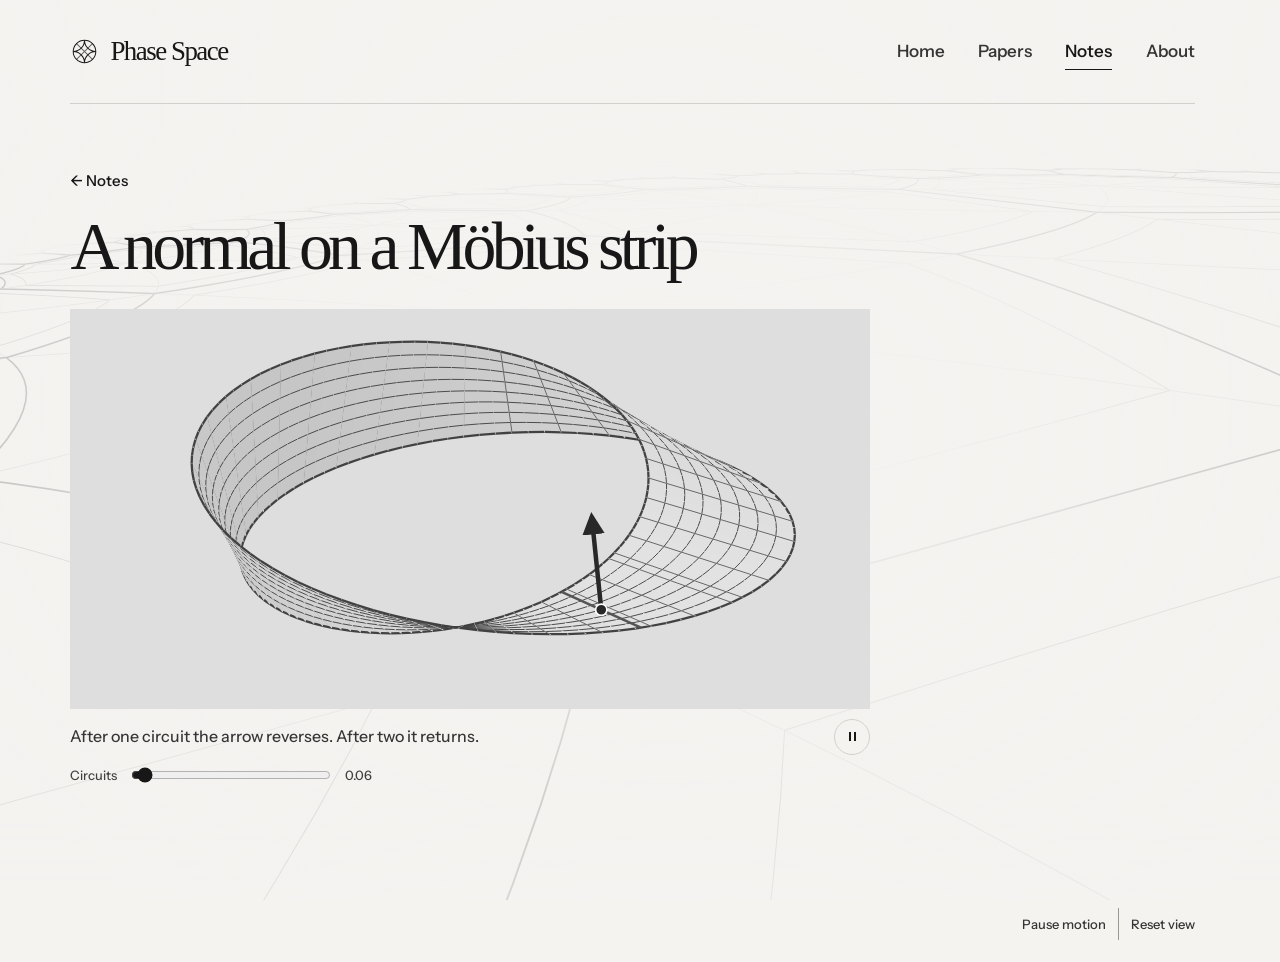
<file: notes/mobius.html>
<!doctype html>
<html lang="en">
<head>
  <meta charset="utf-8">
  <meta name="viewport" content="width=device-width, initial-scale=1">
  <meta name="theme-color" content="#f4f3f0">
  <meta name="description" content="Following a normal through two circuits of a Möbius strip.">
  <title>A normal on a Möbius strip — Phase Space</title>
  <link rel="icon" href="../assets/observatory.svg">
  <script src="../theme.js?v=2"></script>
  <link rel="stylesheet" href="../style.css?v=route-3">
  <script defer src="../flight-motion.js?v=4"></script>
  <script defer src="../flight.js?v=3"></script>
  <script defer src="../content.js"></script>
  <script defer src="../page.js?v=4"></script>
  <script defer src="../mobius.js?v=4" data-study-script></script>
  <script defer src="../routes.js?v=1"></script>
  <script defer src="../navigation.js?v=1"></script>
</head>
<body data-scene="study">
<!-- flight plate -->
<div class="space flight" aria-hidden="true" data-camera='{"fovDeg":56,"pitchDeg":22,"height":0.086,"originX":0.41,"originZ":-0.26,"radius":0.33,"startDeg":26,"period":156}'>
  <div class="flight-view"><div class="flight-camera"><div class="flight-route">
    <svg class="flight-sheet" viewBox="-1000 -1000 2000 2000" fill="none" stroke="currentColor" focusable="false">
<path data-ink="0" opacity="0.220" stroke-width="0.35" d="M0 0L405.6 0M0 0L286.8 286.8M0 0L0 405.6M0 0L-286.8 286.8M0 0L-405.6 0M0 0L-286.8 -286.8M0 0L-0 -405.6M0 0L286.8 -286.8M594.6 246.3A1189.2 1189.2 0 0 1 405.6 -0M594.6 246.3A1189.2 1189.2 0 0 0 286.8 286.8M594.6 246.3A492.6 492.6 0 0 0 467.1 467.1M594.6 246.3A492.6 492.6 0 0 0 639.8 452.4M594.6 246.3A1189.2 1189.2 0 0 0 739.9 370M594.6 246.3A1189.2 1189.2 0 0 1 784.8 261.6M594.6 246.3A492.6 492.6 0 0 1 772.3 132.5M594.6 246.3A492.6 492.6 0 0 1 660.6 0M246.3 594.6A492.6 492.6 0 0 1 467.1 467.1M246.3 594.6A1189.2 1189.2 0 0 1 286.8 286.8M246.3 594.6A1189.2 1189.2 0 0 0 -0 405.6M246.3 594.6A492.6 492.6 0 0 0 0 660.6M246.3 594.6A492.6 492.6 0 0 0 132.5 772.3M246.3 594.6A1189.2 1189.2 0 0 0 261.6 784.8M246.3 594.6A1189.2 1189.2 0 0 1 370 739.9M246.3 594.6A492.6 492.6 0 0 1 452.4 639.8M-246.3 594.6A492.6 492.6 0 0 1 -132.5 772.3M-246.3 594.6A492.6 492.6 0 0 1 -0 660.6M-246.3 594.6A1189.2 1189.2 0 0 1 -0 405.6M-246.3 594.6A1189.2 1189.2 0 0 0 -286.8 286.8M-246.3 594.6A492.6 492.6 0 0 0 -467.1 467.1M-246.3 594.6A492.6 492.6 0 0 0 -452.4 639.8M-246.3 594.6A1189.2 1189.2 0 0 0 -370 739.9M-246.3 594.6A1189.2 1189.2 0 0 1 -261.6 784.8M-594.6 246.3A1189.2 1189.2 0 0 1 -739.9 370M-594.6 246.3A492.6 492.6 0 0 1 -639.8 452.4M-594.6 246.3A492.6 492.6 0 0 1 -467.1 467.1M-594.6 246.3A1189.2 1189.2 0 0 1 -286.8 286.8M-594.6 246.3A1189.2 1189.2 0 0 0 -405.6 -0M-594.6 246.3A492.6 492.6 0 0 0 -660.6 0M-594.6 246.3A492.6 492.6 0 0 0 -772.3 132.5M-594.6 246.3A1189.2 1189.2 0 0 0 -784.8 261.6M-594.6 -246.3A1189.2 1189.2 0 0 0 -739.9 -370M-594.6 -246.3A1189.2 1189.2 0 0 1 -784.8 -261.6M-594.6 -246.3A492.6 492.6 0 0 1 -772.3 -132.5M-594.6 -246.3A492.6 492.6 0 0 1 -660.6 -0M-594.6 -246.3A1189.2 1189.2 0 0 1 -405.6 0M-594.6 -246.3A1189.2 1189.2 0 0 0 -286.8 -286.8M-594.6 -246.3A492.6 492.6 0 0 0 -467.1 -467.1M-594.6 -246.3A492.6 492.6 0 0 0 -639.8 -452.4M-246.3 -594.6A492.6 492.6 0 0 0 -132.5 -772.3M-246.3 -594.6A1189.2 1189.2 0 0 0 -261.6 -784.8M-246.3 -594.6A1189.2 1189.2 0 0 1 -370 -739.9M-246.3 -594.6A492.6 492.6 0 0 1 -452.4 -639.8M-246.3 -594.6A492.6 492.6 0 0 1 -467.1 -467.1M-246.3 -594.6A1189.2 1189.2 0 0 1 -286.8 -286.8M-246.3 -594.6A1189.2 1189.2 0 0 0 -0 -405.6M-246.3 -594.6A492.6 492.6 0 0 0 -0 -660.6M246.3 -594.6A492.6 492.6 0 0 0 467.1 -467.1M246.3 -594.6A492.6 492.6 0 0 0 452.4 -639.8M246.3 -594.6A1189.2 1189.2 0 0 0 370 -739.9M246.3 -594.6A1189.2 1189.2 0 0 1 261.6 -784.8M246.3 -594.6A492.6 492.6 0 0 1 132.5 -772.3M246.3 -594.6A492.6 492.6 0 0 1 0 -660.6M246.3 -594.6A1189.2 1189.2 0 0 1 -0 -405.6M246.3 -594.6A1189.2 1189.2 0 0 0 286.8 -286.8M594.6 -246.3A1189.2 1189.2 0 0 0 405.6 -0M594.6 -246.3A492.6 492.6 0 0 0 660.6 -0M594.6 -246.3A492.6 492.6 0 0 0 772.3 -132.5M594.6 -246.3A1189.2 1189.2 0 0 0 784.8 -261.6M594.6 -246.3A1189.2 1189.2 0 0 1 739.9 -370M594.6 -246.3A492.6 492.6 0 0 1 639.8 -452.4M594.6 -246.3A492.6 492.6 0 0 1 467.1 -467.1M594.6 -246.3A1189.2 1189.2 0 0 1 286.8 -286.8M594.6 594.6A174.2 174.2 0 0 0 545 695.5M594.6 594.6A246.3 246.3 0 0 0 452.4 639.8M594.6 594.6L467.1 467.1M594.6 594.6A246.3 246.3 0 0 1 639.8 452.4M594.6 594.6A174.2 174.2 0 0 1 695.5 545M594.6 594.6A246.3 246.3 0 0 1 686.8 612.5M594.6 594.6L657.2 657.2M594.6 594.6A246.3 246.3 0 0 0 612.5 686.8M758.8 478.5A128.7 128.7 0 0 0 695.5 545M758.8 478.5A492.6 492.6 0 0 0 639.8 452.4M758.8 478.5A204 204 0 0 1 739.9 370M840.9 348.3A246.3 246.3 0 0 0 739.9 370M840.9 348.3A246.3 246.3 0 0 1 784.8 261.6M874.9 198.2A204 204 0 0 0 784.8 261.6M874.9 198.2A492.6 492.6 0 0 1 772.3 132.5M874.9 198.2A128.7 128.7 0 0 1 877.2 106.4M840.9 -0A246.3 246.3 0 0 1 772.3 -132.5M840.9 -0A174.2 174.2 0 0 1 877.2 -106.4M840.9 -0A246.3 246.3 0 0 1 918.8 -52.5M840.9 -0L929.5 -0M840.9 -0A246.3 246.3 0 0 0 918.8 52.5M840.9 -0A174.2 174.2 0 0 0 877.2 106.4M840.9 -0A246.3 246.3 0 0 0 772.3 132.5M840.9 -0L660.6 0M0 840.9A246.3 246.3 0 0 0 -52.5 918.8M0 840.9A174.2 174.2 0 0 0 -106.4 877.2M0 840.9A246.3 246.3 0 0 0 -132.5 772.3M0 840.9L0 660.6M0 840.9A246.3 246.3 0 0 1 132.5 772.3M0 840.9A174.2 174.2 0 0 1 106.4 877.2M0 840.9A246.3 246.3 0 0 1 52.5 918.8M0 840.9L0 929.5M198.2 874.9A128.7 128.7 0 0 0 106.4 877.2M198.2 874.9A492.6 492.6 0 0 0 132.5 772.3M198.2 874.9A204 204 0 0 1 261.6 784.8M348.3 840.9A246.3 246.3 0 0 0 261.6 784.8M348.3 840.9A246.3 246.3 0 0 1 370 739.9M478.5 758.8A128.7 128.7 0 0 1 545 695.5M478.5 758.8A204 204 0 0 0 370 739.9M478.5 758.8A492.6 492.6 0 0 1 452.4 639.8M-594.6 594.6L-657.2 657.2M-594.6 594.6A246.3 246.3 0 0 0 -686.8 612.5M-594.6 594.6A174.2 174.2 0 0 0 -695.5 545M-594.6 594.6A246.3 246.3 0 0 0 -639.8 452.4M-594.6 594.6L-467.1 467.1M-594.6 594.6A246.3 246.3 0 0 1 -452.4 639.8M-594.6 594.6A174.2 174.2 0 0 1 -545 695.5M-594.6 594.6A246.3 246.3 0 0 1 -612.5 686.8M-478.5 758.8A128.7 128.7 0 0 0 -545 695.5M-478.5 758.8A492.6 492.6 0 0 0 -452.4 639.8M-478.5 758.8A204 204 0 0 1 -370 739.9M-348.3 840.9A246.3 246.3 0 0 0 -370 739.9M-348.3 840.9A246.3 246.3 0 0 1 -261.6 784.8M-198.2 874.9A492.6 492.6 0 0 1 -132.5 772.3M-198.2 874.9A128.7 128.7 0 0 1 -106.4 877.2M-198.2 874.9A204 204 0 0 0 -261.6 784.8M-758.8 478.5A204 204 0 0 0 -739.9 370M-758.8 478.5A492.6 492.6 0 0 1 -639.8 452.4M-758.8 478.5A128.7 128.7 0 0 1 -695.5 545M-840.9 0A246.3 246.3 0 0 1 -918.8 52.5M-840.9 0L-929.5 -0M-840.9 0A246.3 246.3 0 0 0 -918.8 -52.5M-840.9 0A174.2 174.2 0 0 0 -877.2 -106.4M-840.9 0A246.3 246.3 0 0 0 -772.3 -132.5M-840.9 0L-660.6 0M-840.9 0A246.3 246.3 0 0 1 -772.3 132.5M-840.9 0A174.2 174.2 0 0 1 -877.2 106.4M-874.9 198.2A128.7 128.7 0 0 0 -877.2 106.4M-874.9 198.2A492.6 492.6 0 0 0 -772.3 132.5M-874.9 198.2A204 204 0 0 1 -784.8 261.6M-840.9 348.3A246.3 246.3 0 0 1 -739.9 370M-840.9 348.3A246.3 246.3 0 0 0 -784.8 261.6M-840.9 -348.3A246.3 246.3 0 0 0 -739.9 -370M-840.9 -348.3A246.3 246.3 0 0 1 -784.8 -261.6M-874.9 -198.2A204 204 0 0 0 -784.8 -261.6M-874.9 -198.2A492.6 492.6 0 0 1 -772.3 -132.5M-874.9 -198.2A128.7 128.7 0 0 1 -877.2 -106.4M-594.6 -594.6A174.2 174.2 0 0 1 -695.5 -545M-594.6 -594.6A246.3 246.3 0 0 1 -686.8 -612.5M-594.6 -594.6L-657.2 -657.2M-594.6 -594.6A246.3 246.3 0 0 0 -612.5 -686.8M-594.6 -594.6A174.2 174.2 0 0 0 -545 -695.5M-594.6 -594.6A246.3 246.3 0 0 0 -452.4 -639.8M-594.6 -594.6L-467.1 -467.1M-594.6 -594.6A246.3 246.3 0 0 1 -639.8 -452.4M-758.8 -478.5A204 204 0 0 1 -739.9 -370M-758.8 -478.5A128.7 128.7 0 0 0 -695.5 -545M-758.8 -478.5A492.6 492.6 0 0 0 -639.8 -452.4M-198.2 -874.9A492.6 492.6 0 0 0 -132.5 -772.3M-198.2 -874.9A204 204 0 0 1 -261.6 -784.8M-198.2 -874.9A128.7 128.7 0 0 0 -106.4 -877.2M-348.3 -840.9A246.3 246.3 0 0 0 -261.6 -784.8M-348.3 -840.9A246.3 246.3 0 0 1 -370 -739.9M-478.5 -758.8A204 204 0 0 0 -370 -739.9M-478.5 -758.8A492.6 492.6 0 0 1 -452.4 -639.8M-478.5 -758.8A128.7 128.7 0 0 1 -545 -695.5M-0 -840.9A246.3 246.3 0 0 1 -132.5 -772.3M-0 -840.9A174.2 174.2 0 0 1 -106.4 -877.2M-0 -840.9A246.3 246.3 0 0 1 -52.5 -918.8M-0 -840.9L-0 -929.5M-0 -840.9A246.3 246.3 0 0 0 52.5 -918.8M-0 -840.9A174.2 174.2 0 0 0 106.4 -877.2M-0 -840.9A246.3 246.3 0 0 0 132.5 -772.3M-0 -840.9L-0 -660.6M594.6 -594.6L467.1 -467.1M594.6 -594.6A246.3 246.3 0 0 1 452.4 -639.8M594.6 -594.6A174.2 174.2 0 0 1 545 -695.5M594.6 -594.6A246.3 246.3 0 0 1 612.5 -686.8M594.6 -594.6L657.2 -657.2M594.6 -594.6A246.3 246.3 0 0 0 686.8 -612.5M594.6 -594.6A174.2 174.2 0 0 0 695.5 -545M594.6 -594.6A246.3 246.3 0 0 0 639.8 -452.4M478.5 -758.8A128.7 128.7 0 0 0 545 -695.5M478.5 -758.8A492.6 492.6 0 0 0 452.4 -639.8M478.5 -758.8A204 204 0 0 1 370 -739.9M348.3 -840.9A246.3 246.3 0 0 0 370 -739.9M348.3 -840.9A246.3 246.3 0 0 1 261.6 -784.8M198.2 -874.9A204 204 0 0 0 261.6 -784.8M198.2 -874.9A492.6 492.6 0 0 1 132.5 -772.3M198.2 -874.9A128.7 128.7 0 0 1 106.4 -877.2M874.9 -198.2A128.7 128.7 0 0 0 877.2 -106.4M874.9 -198.2A492.6 492.6 0 0 0 772.3 -132.5M874.9 -198.2A204 204 0 0 1 784.8 -261.6M840.9 -348.3A246.3 246.3 0 0 0 784.8 -261.6M840.9 -348.3A246.3 246.3 0 0 1 739.9 -370M758.8 -478.5A204 204 0 0 0 739.9 -370M758.8 -478.5A492.6 492.6 0 0 1 639.8 -452.4M758.8 -478.5A128.7 128.7 0 0 1 695.5 -545"/>
<path data-ink="0" opacity="0.209" stroke-width="0.35" d="M758.8 478.5A111.6 111.6 0 0 0 757.2 548.1M758.8 478.5A111.6 111.6 0 0 1 811.1 417.5M758.8 478.5A128.7 128.7 0 0 1 821.8 466.2M840.9 348.3A102 102 0 0 0 811.1 417.5M840.9 348.3A102 102 0 0 1 868.7 278.3M874.9 198.2A111.6 111.6 0 0 1 923 147.9M874.9 198.2A128.7 128.7 0 0 0 910.7 251.5M874.9 198.2A111.6 111.6 0 0 0 868.7 278.3M198.2 874.9A111.6 111.6 0 0 0 147.9 923M198.2 874.9A111.6 111.6 0 0 1 278.3 868.7M198.2 874.9A128.7 128.7 0 0 1 251.5 910.7M348.3 840.9A102 102 0 0 0 278.3 868.7M348.3 840.9A102 102 0 0 1 417.5 811.1M478.5 758.8A111.6 111.6 0 0 1 548.1 757.2M478.5 758.8A128.7 128.7 0 0 0 466.2 821.8M478.5 758.8A111.6 111.6 0 0 0 417.5 811.1M-478.5 758.8A128.7 128.7 0 0 1 -466.2 821.8M-478.5 758.8A111.6 111.6 0 0 0 -548.1 757.2M-478.5 758.8A111.6 111.6 0 0 1 -417.5 811.1M-348.3 840.9A102 102 0 0 1 -278.3 868.7M-348.3 840.9A102 102 0 0 0 -417.5 811.1M-198.2 874.9A111.6 111.6 0 0 1 -147.9 923M-198.2 874.9A128.7 128.7 0 0 0 -251.5 910.7M-198.2 874.9A111.6 111.6 0 0 0 -278.3 868.7M-758.8 478.5A111.6 111.6 0 0 1 -757.2 548.1M-758.8 478.5A128.7 128.7 0 0 0 -821.8 466.2M-758.8 478.5A111.6 111.6 0 0 0 -811.1 417.5M-874.9 198.2A111.6 111.6 0 0 1 -868.7 278.3M-874.9 198.2A128.7 128.7 0 0 1 -910.7 251.5M-874.9 198.2A111.6 111.6 0 0 0 -923 147.9M-840.9 348.3A102 102 0 0 1 -811.1 417.5M-840.9 348.3A102 102 0 0 0 -868.7 278.3M-840.9 -348.3A102 102 0 0 1 -868.7 -278.3M-840.9 -348.3A102 102 0 0 0 -811.1 -417.5M-874.9 -198.2A111.6 111.6 0 0 0 -868.7 -278.3M-874.9 -198.2A111.6 111.6 0 0 1 -923 -147.9M-874.9 -198.2A128.7 128.7 0 0 0 -910.7 -251.5M-758.8 -478.5A111.6 111.6 0 0 1 -811.1 -417.5M-758.8 -478.5A128.7 128.7 0 0 1 -821.8 -466.2M-758.8 -478.5A111.6 111.6 0 0 0 -757.2 -548.1M-198.2 -874.9A111.6 111.6 0 0 1 -278.3 -868.7M-198.2 -874.9A128.7 128.7 0 0 1 -251.5 -910.7M-198.2 -874.9A111.6 111.6 0 0 0 -147.9 -923M-348.3 -840.9A102 102 0 0 0 -278.3 -868.7M-348.3 -840.9A102 102 0 0 1 -417.5 -811.1M-478.5 -758.8A128.7 128.7 0 0 0 -466.2 -821.8M-478.5 -758.8A111.6 111.6 0 0 0 -417.5 -811.1M-478.5 -758.8A111.6 111.6 0 0 1 -548.1 -757.2M478.5 -758.8A111.6 111.6 0 0 1 417.5 -811.1M478.5 -758.8A128.7 128.7 0 0 1 466.2 -821.8M478.5 -758.8A111.6 111.6 0 0 0 548.1 -757.2M348.3 -840.9A102 102 0 0 0 417.5 -811.1M348.3 -840.9A102 102 0 0 1 278.3 -868.7M198.2 -874.9A128.7 128.7 0 0 0 251.5 -910.7M198.2 -874.9A111.6 111.6 0 0 0 278.3 -868.7M198.2 -874.9A111.6 111.6 0 0 1 147.9 -923M874.9 -198.2A111.6 111.6 0 0 0 923 -147.9M874.9 -198.2A111.6 111.6 0 0 1 868.7 -278.3M874.9 -198.2A128.7 128.7 0 0 1 910.7 -251.5M840.9 -348.3A102 102 0 0 0 868.7 -278.3M840.9 -348.3A102 102 0 0 1 811.1 -417.5M758.8 -478.5A128.7 128.7 0 0 0 821.8 -466.2M758.8 -478.5A111.6 111.6 0 0 0 811.1 -417.5M758.8 -478.5A111.6 111.6 0 0 1 757.2 -548.1M738.9 594.6A492.6 492.6 0 0 1 695.5 545M594.6 738.9A492.6 492.6 0 0 0 545 695.5M942.9 102A492.6 492.6 0 0 0 877.2 106.4M942.9 -102A492.6 492.6 0 0 1 877.2 -106.4M-102 942.9A492.6 492.6 0 0 0 -106.4 877.2M102 942.9A492.6 492.6 0 0 1 106.4 877.2M-738.9 594.6A492.6 492.6 0 0 0 -695.5 545M-594.6 738.9A492.6 492.6 0 0 1 -545 695.5M-942.9 -102A492.6 492.6 0 0 0 -877.2 -106.4M-942.9 102A492.6 492.6 0 0 1 -877.2 106.4M-738.9 -594.6A492.6 492.6 0 0 1 -695.5 -545M-594.6 -738.9A492.6 492.6 0 0 0 -545 -695.5M-102 -942.9A492.6 492.6 0 0 1 -106.4 -877.2M102 -942.9A492.6 492.6 0 0 0 106.4 -877.2M594.6 -738.9A492.6 492.6 0 0 1 545 -695.5M738.9 -594.6A492.6 492.6 0 0 0 695.5 -545"/>
<path data-ink="0" opacity="0.185" stroke-width="0.35" d="M758.8 478.5A204 204 0 0 0 792.3 528.2M758.8 478.5A492.6 492.6 0 0 1 812.6 501.2M840.9 348.3A246.3 246.3 0 0 1 892.2 353.7M840.9 348.3A246.3 246.3 0 0 0 881 380.8M840.9 348.3A102 102 0 0 0 857.6 404.3M840.9 348.3A102 102 0 0 1 892.3 320.6M874.9 198.2A204 204 0 0 1 933.7 186.7M874.9 198.2A492.6 492.6 0 0 0 929 220.2M198.2 874.9A492.6 492.6 0 0 1 220.2 929M198.2 874.9A204 204 0 0 0 186.7 933.7M348.3 840.9A102 102 0 0 1 404.3 857.6M348.3 840.9A246.3 246.3 0 0 1 380.8 881M348.3 840.9A246.3 246.3 0 0 0 353.7 892.2M348.3 840.9A102 102 0 0 0 320.6 892.3M478.5 758.8A204 204 0 0 1 528.2 792.3M478.5 758.8A492.6 492.6 0 0 0 501.2 812.6M-478.5 758.8A492.6 492.6 0 0 1 -501.2 812.6M-478.5 758.8A204 204 0 0 0 -528.2 792.3M-348.3 840.9A102 102 0 0 1 -320.6 892.3M-348.3 840.9A246.3 246.3 0 0 1 -353.7 892.2M-348.3 840.9A246.3 246.3 0 0 0 -380.8 881M-348.3 840.9A102 102 0 0 0 -404.3 857.6M-198.2 874.9A204 204 0 0 1 -186.7 933.7M-198.2 874.9A492.6 492.6 0 0 0 -220.2 929M-758.8 478.5A204 204 0 0 1 -792.3 528.2M-758.8 478.5A492.6 492.6 0 0 0 -812.6 501.2M-874.9 198.2A492.6 492.6 0 0 1 -929 220.2M-874.9 198.2A204 204 0 0 0 -933.7 186.7M-840.9 348.3A102 102 0 0 1 -857.6 404.3M-840.9 348.3A246.3 246.3 0 0 1 -881 380.8M-840.9 348.3A246.3 246.3 0 0 0 -892.2 353.7M-840.9 348.3A102 102 0 0 0 -892.3 320.6M-840.9 -348.3A102 102 0 0 1 -892.3 -320.6M-840.9 -348.3A246.3 246.3 0 0 1 -892.2 -353.7M-840.9 -348.3A246.3 246.3 0 0 0 -881 -380.8M-840.9 -348.3A102 102 0 0 0 -857.6 -404.3M-874.9 -198.2A204 204 0 0 1 -933.7 -186.7M-874.9 -198.2A492.6 492.6 0 0 0 -929 -220.2M-758.8 -478.5A492.6 492.6 0 0 1 -812.6 -501.2M-758.8 -478.5A204 204 0 0 0 -792.3 -528.2M-198.2 -874.9A492.6 492.6 0 0 1 -220.2 -929M-198.2 -874.9A204 204 0 0 0 -186.7 -933.7M-348.3 -840.9A102 102 0 0 1 -404.3 -857.6M-348.3 -840.9A246.3 246.3 0 0 1 -380.8 -881M-348.3 -840.9A246.3 246.3 0 0 0 -353.7 -892.2M-348.3 -840.9A102 102 0 0 0 -320.6 -892.3M-478.5 -758.8A204 204 0 0 1 -528.2 -792.3M-478.5 -758.8A492.6 492.6 0 0 0 -501.2 -812.6M478.5 -758.8A492.6 492.6 0 0 1 501.2 -812.6M478.5 -758.8A204 204 0 0 0 528.2 -792.3M348.3 -840.9A102 102 0 0 0 404.3 -857.6M348.3 -840.9A102 102 0 0 1 320.6 -892.3M348.3 -840.9A246.3 246.3 0 0 1 353.7 -892.2M348.3 -840.9A246.3 246.3 0 0 0 380.8 -881M198.2 -874.9A492.6 492.6 0 0 0 220.2 -929M198.2 -874.9A204 204 0 0 1 186.7 -933.7M874.9 -198.2A492.6 492.6 0 0 1 929 -220.2M874.9 -198.2A204 204 0 0 0 933.7 -186.7M840.9 -348.3A246.3 246.3 0 0 0 892.2 -353.7M840.9 -348.3A102 102 0 0 0 892.3 -320.6M840.9 -348.3A102 102 0 0 1 857.6 -404.3M840.9 -348.3A246.3 246.3 0 0 1 881 -380.8M758.8 -478.5A204 204 0 0 1 792.3 -528.2M758.8 -478.5A492.6 492.6 0 0 0 812.6 -501.2M738.9 594.6A84.5 84.5 0 0 0 686.8 612.5M594.6 738.9A84.5 84.5 0 0 1 612.5 686.8M942.9 102A84.5 84.5 0 0 1 918.8 52.5M942.9 -102A84.5 84.5 0 0 0 918.8 -52.5M-102 942.9A84.5 84.5 0 0 1 -52.5 918.8M102 942.9A84.5 84.5 0 0 0 52.5 918.8M-738.9 594.6A84.5 84.5 0 0 1 -686.8 612.5M-594.6 738.9A84.5 84.5 0 0 0 -612.5 686.8M-942.9 -102A84.5 84.5 0 0 1 -918.8 -52.5M-942.9 102A84.5 84.5 0 0 0 -918.8 52.5M-738.9 -594.6A84.5 84.5 0 0 0 -686.8 -612.5M-594.6 -738.9A84.5 84.5 0 0 1 -612.5 -686.8M-102 -942.9A84.5 84.5 0 0 0 -52.5 -918.8M102 -942.9A84.5 84.5 0 0 1 52.5 -918.8M594.6 -738.9A84.5 84.5 0 0 0 612.5 -686.8M738.9 -594.6A84.5 84.5 0 0 1 686.8 -612.5"/>
<path data-ink="0" opacity="0.152" stroke-width="0.35" d="M738.9 594.6A53.3 53.3 0 0 1 772.2 579.2M738.9 594.6A68 68 0 0 1 757.2 548.1M738.9 594.6A53.3 53.3 0 0 0 723.3 630.9M594.6 738.9A68 68 0 0 0 548.1 757.2M594.6 738.9A53.3 53.3 0 0 0 579.2 772.2M594.6 738.9A53.3 53.3 0 0 1 630.9 723.3M942.9 102A68 68 0 0 0 923 147.9M942.9 102A53.3 53.3 0 0 0 955.6 136.5M942.9 102A53.3 53.3 0 0 1 957.6 65.3M942.9 -102A68 68 0 0 1 923 -147.9M942.9 -102A53.3 53.3 0 0 0 957.6 -65.3M942.9 -102A53.3 53.3 0 0 1 955.6 -136.5M-102 942.9A68 68 0 0 0 -147.9 923M-102 942.9A53.3 53.3 0 0 0 -136.5 955.6M-102 942.9A53.3 53.3 0 0 1 -65.3 957.6M102 942.9A53.3 53.3 0 0 1 136.5 955.6M102 942.9A68 68 0 0 1 147.9 923M102 942.9A53.3 53.3 0 0 0 65.3 957.6M-738.9 594.6A53.3 53.3 0 0 1 -723.3 630.9M-738.9 594.6A68 68 0 0 0 -757.2 548.1M-738.9 594.6A53.3 53.3 0 0 0 -772.2 579.2M-594.6 738.9A53.3 53.3 0 0 0 -630.9 723.3M-594.6 738.9A53.3 53.3 0 0 1 -579.2 772.2M-594.6 738.9A68 68 0 0 1 -548.1 757.2M-942.9 -102A53.3 53.3 0 0 1 -957.6 -65.3M-942.9 -102A68 68 0 0 0 -923 -147.9M-942.9 -102A53.3 53.3 0 0 0 -955.6 -136.5M-942.9 102A53.3 53.3 0 0 0 -957.6 65.3M-942.9 102A53.3 53.3 0 0 1 -955.6 136.5M-942.9 102A68 68 0 0 1 -923 147.9M-738.9 -594.6A53.3 53.3 0 0 0 -723.3 -630.9M-738.9 -594.6A53.3 53.3 0 0 1 -772.2 -579.2M-738.9 -594.6A68 68 0 0 1 -757.2 -548.1M-594.6 -738.9A53.3 53.3 0 0 1 -630.9 -723.3M-594.6 -738.9A68 68 0 0 0 -548.1 -757.2M-594.6 -738.9A53.3 53.3 0 0 0 -579.2 -772.2M-102 -942.9A53.3 53.3 0 0 0 -65.3 -957.6M-102 -942.9A53.3 53.3 0 0 1 -136.5 -955.6M-102 -942.9A68 68 0 0 1 -147.9 -923M102 -942.9A53.3 53.3 0 0 1 65.3 -957.6M102 -942.9A68 68 0 0 0 147.9 -923M102 -942.9A53.3 53.3 0 0 0 136.5 -955.6M594.6 -738.9A53.3 53.3 0 0 1 579.2 -772.2M594.6 -738.9A68 68 0 0 1 548.1 -757.2M594.6 -738.9A53.3 53.3 0 0 0 630.9 -723.3M738.9 -594.6A53.3 53.3 0 0 0 772.2 -579.2M738.9 -594.6A53.3 53.3 0 0 1 723.3 -630.9M738.9 -594.6A68 68 0 0 0 757.2 -548.1"/>
<path data-ink="0" opacity="0.101" stroke-width="0.35" d="M738.9 594.6A492.6 492.6 0 0 0 760.3 614.8M738.9 594.6A84.5 84.5 0 0 1 769.2 600.2M738.9 594.6A68 68 0 0 0 746.4 625.6M594.6 738.9A84.5 84.5 0 0 0 600.2 769.2M594.6 738.9A492.6 492.6 0 0 1 614.8 760.3M594.6 738.9A68 68 0 0 1 625.6 746.4M942.9 102A84.5 84.5 0 0 0 968.3 119.5M942.9 102A492.6 492.6 0 0 1 972.4 102.9M942.9 102A68 68 0 0 1 970.2 85.4M942.9 -102A68 68 0 0 0 970.2 -85.4M942.9 -102A492.6 492.6 0 0 0 972.4 -102.9M942.9 -102A84.5 84.5 0 0 1 968.3 -119.5M-102 942.9A84.5 84.5 0 0 0 -119.5 968.3M-102 942.9A492.6 492.6 0 0 1 -102.9 972.4M-102 942.9A68 68 0 0 1 -85.4 970.2M102 942.9A68 68 0 0 0 85.4 970.2M102 942.9A492.6 492.6 0 0 0 102.9 972.4M102 942.9A84.5 84.5 0 0 1 119.5 968.3M-738.9 594.6A84.5 84.5 0 0 0 -769.2 600.2M-738.9 594.6A492.6 492.6 0 0 1 -760.3 614.8M-738.9 594.6A68 68 0 0 1 -746.4 625.6M-594.6 738.9A68 68 0 0 0 -625.6 746.4M-594.6 738.9A492.6 492.6 0 0 0 -614.8 760.3M-594.6 738.9A84.5 84.5 0 0 1 -600.2 769.2M-942.9 -102A68 68 0 0 1 -970.2 -85.4M-942.9 -102A84.5 84.5 0 0 0 -968.3 -119.5M-942.9 -102A492.6 492.6 0 0 1 -972.4 -102.9M-942.9 102A68 68 0 0 0 -970.2 85.4M-942.9 102A492.6 492.6 0 0 0 -972.4 102.9M-942.9 102A84.5 84.5 0 0 1 -968.3 119.5M-738.9 -594.6A68 68 0 0 0 -746.4 -625.6M-738.9 -594.6A492.6 492.6 0 0 0 -760.3 -614.8M-738.9 -594.6A84.5 84.5 0 0 1 -769.2 -600.2M-594.6 -738.9A492.6 492.6 0 0 1 -614.8 -760.3M-594.6 -738.9A68 68 0 0 1 -625.6 -746.4M-594.6 -738.9A84.5 84.5 0 0 0 -600.2 -769.2M-102 -942.9A68 68 0 0 0 -85.4 -970.2M-102 -942.9A492.6 492.6 0 0 0 -102.9 -972.4M-102 -942.9A84.5 84.5 0 0 1 -119.5 -968.3M102 -942.9A84.5 84.5 0 0 0 119.5 -968.3M102 -942.9A492.6 492.6 0 0 1 102.9 -972.4M102 -942.9A68 68 0 0 1 85.4 -970.2M594.6 -738.9A68 68 0 0 0 625.6 -746.4M594.6 -738.9A492.6 492.6 0 0 0 614.8 -760.3M594.6 -738.9A84.5 84.5 0 0 1 600.2 -769.2M738.9 -594.6A84.5 84.5 0 0 0 769.2 -600.2M738.9 -594.6A492.6 492.6 0 0 1 760.3 -614.8M738.9 -594.6A68 68 0 0 1 746.4 -625.6"/>
<path data-ink="1" opacity="0.290" stroke-width="0.42" d="M348.8 0A1424.2 1424.2 0 0 0 246.7 246.7M246.7 246.7A1424.2 1424.2 0 0 0 0 348.8M0 348.8A1424.2 1424.2 0 0 0 -246.7 246.7M-246.7 246.7A1424.2 1424.2 0 0 0 -348.8 0M-348.8 0A1424.2 1424.2 0 0 0 -246.7 -246.7M-246.7 -246.7A1424.2 1424.2 0 0 0 -0 -348.8M-0 -348.8A1424.2 1424.2 0 0 0 246.7 -246.7M246.7 -246.7A1424.2 1424.2 0 0 0 348.8 0M433.9 46.6A4915.7 4915.7 0 0 1 642.8 33.7M642.8 33.7A589.9 589.9 0 0 0 747.5 142.4M747.5 142.4A278.3 278.3 0 0 0 763 258.3M763 258.3A228.3 228.3 0 0 0 722.1 356.9M722.1 356.9A278.3 278.3 0 0 0 629.3 427.8M629.3 427.8A589.9 589.9 0 0 0 478.4 430.7M478.4 430.7A4915.7 4915.7 0 0 1 339.8 273.9M339.8 273.9A1010.3 1010.3 0 0 1 433.9 46.6M430.7 478.4A589.9 589.9 0 0 0 427.8 629.3M427.8 629.3A278.3 278.3 0 0 0 356.9 722.1M356.9 722.1A228.3 228.3 0 0 0 258.3 763M258.3 763A278.3 278.3 0 0 0 142.4 747.5M142.4 747.5A589.9 589.9 0 0 0 33.7 642.8M33.7 642.8A4915.7 4915.7 0 0 1 46.6 433.9M46.6 433.9A1010.3 1010.3 0 0 1 273.9 339.8M273.9 339.8A4915.7 4915.7 0 0 1 430.7 478.4M-142.4 747.5A278.3 278.3 0 0 0 -258.3 763M-258.3 763A228.3 228.3 0 0 0 -356.9 722.1M-356.9 722.1A278.3 278.3 0 0 0 -427.8 629.3M-427.8 629.3A589.9 589.9 0 0 0 -430.7 478.4M-430.7 478.4A4915.7 4915.7 0 0 1 -273.9 339.8M-273.9 339.8A1010.3 1010.3 0 0 1 -46.6 433.9M-46.6 433.9A4915.7 4915.7 0 0 1 -33.7 642.8M-33.7 642.8A589.9 589.9 0 0 0 -142.4 747.5M-722.1 356.9A228.3 228.3 0 0 0 -763 258.3M-763 258.3A278.3 278.3 0 0 0 -747.5 142.4M-747.5 142.4A589.9 589.9 0 0 0 -642.8 33.7M-642.8 33.7A4915.7 4915.7 0 0 1 -433.9 46.6M-433.9 46.6A1010.3 1010.3 0 0 1 -339.8 273.9M-339.8 273.9A4915.7 4915.7 0 0 1 -478.4 430.7M-478.4 430.7A589.9 589.9 0 0 0 -629.3 427.8M-629.3 427.8A278.3 278.3 0 0 0 -722.1 356.9M-722.1 -356.9A278.3 278.3 0 0 0 -629.3 -427.8M-629.3 -427.8A589.9 589.9 0 0 0 -478.4 -430.7M-478.4 -430.7A4915.7 4915.7 0 0 1 -339.8 -273.9M-339.8 -273.9A1010.3 1010.3 0 0 1 -433.9 -46.6M-433.9 -46.6A4915.7 4915.7 0 0 1 -642.8 -33.7M-642.8 -33.7A589.9 589.9 0 0 0 -747.5 -142.4M-747.5 -142.4A278.3 278.3 0 0 0 -763 -258.3M-763 -258.3A228.3 228.3 0 0 0 -722.1 -356.9M-142.4 -747.5A589.9 589.9 0 0 0 -33.7 -642.8M-33.7 -642.8A4915.7 4915.7 0 0 1 -46.6 -433.9M-46.6 -433.9A1010.3 1010.3 0 0 1 -273.9 -339.8M-273.9 -339.8A4915.7 4915.7 0 0 1 -430.7 -478.4M-430.7 -478.4A589.9 589.9 0 0 0 -427.8 -629.3M-427.8 -629.3A278.3 278.3 0 0 0 -356.9 -722.1M-356.9 -722.1A228.3 228.3 0 0 0 -258.3 -763M-258.3 -763A278.3 278.3 0 0 0 -142.4 -747.5M430.7 -478.4A4915.7 4915.7 0 0 1 273.9 -339.8M273.9 -339.8A1010.3 1010.3 0 0 1 46.6 -433.9M46.6 -433.9A4915.7 4915.7 0 0 1 33.7 -642.8M33.7 -642.8A589.9 589.9 0 0 0 142.4 -747.5M142.4 -747.5A278.3 278.3 0 0 0 258.3 -763M258.3 -763A228.3 228.3 0 0 0 356.9 -722.1M356.9 -722.1A278.3 278.3 0 0 0 427.8 -629.3M427.8 -629.3A589.9 589.9 0 0 0 430.7 -478.4M433.9 -46.6A1010.3 1010.3 0 0 1 339.8 -273.9M339.8 -273.9A4915.7 4915.7 0 0 1 478.4 -430.7M478.4 -430.7A589.9 589.9 0 0 0 629.3 -427.8M629.3 -427.8A278.3 278.3 0 0 0 722.1 -356.9M722.1 -356.9A228.3 228.3 0 0 0 763 -258.3M763 -258.3A278.3 278.3 0 0 0 747.5 -142.4M747.5 -142.4A589.9 589.9 0 0 0 642.8 -33.7M642.8 -33.7A4915.7 4915.7 0 0 1 433.9 -46.6M547.6 680.6A710.5 710.5 0 0 0 474 626.2M474 626.2A418.5 418.5 0 0 1 492.4 492.4M492.4 492.4A418.5 418.5 0 0 1 626.2 474M626.2 474A710.5 710.5 0 0 0 680.6 547.6M680.6 547.6A147.6 147.6 0 0 0 676.8 608.7M608.7 676.8A147.6 147.6 0 0 0 547.6 680.6M702 531.8A373.5 373.5 0 0 1 664.1 455.2M664.1 455.2A218.5 218.5 0 0 1 738.9 390.4M738.9 390.4A132094 132094 0 0 0 801.2 423.4M812 406.1A593.7 593.7 0 0 1 758.6 362.5M758.6 362.5A182.4 182.4 0 0 1 792.7 280.1M792.7 280.1A593.7 593.7 0 0 1 861.4 287M866 267.2A132094 132094 0 0 0 798.5 246.4M798.5 246.4A218.5 218.5 0 0 1 791.5 147.7M791.5 147.7A373.5 373.5 0 0 1 872.4 120.3M777.9 -107.6A710.5 710.5 0 0 0 868.5 -94.1M868.5 -94.1A147.6 147.6 0 0 0 909 -48.1M909 48.1A147.6 147.6 0 0 0 868.5 94.1M868.5 94.1A710.5 710.5 0 0 0 777.9 107.6M777.9 107.6A418.5 418.5 0 0 1 696.3 0M696.3 0A418.5 418.5 0 0 1 777.9 -107.6M-48.1 909A147.6 147.6 0 0 0 -94.1 868.5M-94.1 868.5A710.5 710.5 0 0 0 -107.6 777.9M-107.6 777.9A418.5 418.5 0 0 1 0 696.3M0 696.3A418.5 418.5 0 0 1 107.6 777.9M107.6 777.9A710.5 710.5 0 0 0 94.1 868.5M94.1 868.5A147.6 147.6 0 0 0 48.1 909M120.3 872.4A373.5 373.5 0 0 1 147.7 791.5M147.7 791.5A218.5 218.5 0 0 1 246.4 798.5M246.4 798.5A132094 132094 0 0 0 267.2 866M287 861.4A593.7 593.7 0 0 1 280.1 792.7M280.1 792.7A182.4 182.4 0 0 1 362.5 758.6M362.5 758.6A593.7 593.7 0 0 1 406.1 812M423.4 801.2A132094 132094 0 0 0 390.4 738.9M390.4 738.9A218.5 218.5 0 0 1 455.2 664.1M455.2 664.1A373.5 373.5 0 0 1 531.8 702M-676.8 608.7A147.6 147.6 0 0 0 -680.6 547.6M-680.6 547.6A710.5 710.5 0 0 0 -626.2 474M-626.2 474A418.5 418.5 0 0 1 -492.4 492.4M-492.4 492.4A418.5 418.5 0 0 1 -474 626.2M-474 626.2A710.5 710.5 0 0 0 -547.6 680.6M-547.6 680.6A147.6 147.6 0 0 0 -608.7 676.8M-531.8 702A373.5 373.5 0 0 1 -455.2 664.1M-455.2 664.1A218.5 218.5 0 0 1 -390.4 738.9M-390.4 738.9A132094 132094 0 0 0 -423.4 801.2M-406.1 812A593.7 593.7 0 0 1 -362.5 758.6M-362.5 758.6A182.4 182.4 0 0 1 -280.1 792.7M-280.1 792.7A593.7 593.7 0 0 1 -287 861.4M-147.7 791.5A373.5 373.5 0 0 1 -120.3 872.4M-267.2 866A132094 132094 0 0 0 -246.4 798.5M-246.4 798.5A218.5 218.5 0 0 1 -147.7 791.5M-738.9 390.4A218.5 218.5 0 0 1 -664.1 455.2M-664.1 455.2A373.5 373.5 0 0 1 -702 531.8M-801.2 423.4A132094 132094 0 0 0 -738.9 390.4M-909 -48.1A147.6 147.6 0 0 0 -868.5 -94.1M-868.5 -94.1A710.5 710.5 0 0 0 -777.9 -107.6M-777.9 -107.6A418.5 418.5 0 0 1 -696.3 0M-696.3 0A418.5 418.5 0 0 1 -777.9 107.6M-777.9 107.6A710.5 710.5 0 0 0 -868.5 94.1M-868.5 94.1A147.6 147.6 0 0 0 -909 48.1M-872.4 120.3A373.5 373.5 0 0 1 -791.5 147.7M-791.5 147.7A218.5 218.5 0 0 1 -798.5 246.4M-798.5 246.4A132094 132094 0 0 0 -866 267.2M-758.6 362.5A593.7 593.7 0 0 1 -812 406.1M-861.4 287A593.7 593.7 0 0 1 -792.7 280.1M-792.7 280.1A182.4 182.4 0 0 1 -758.6 362.5M-758.6 -362.5A182.4 182.4 0 0 1 -792.7 -280.1M-792.7 -280.1A593.7 593.7 0 0 1 -861.4 -287M-812 -406.1A593.7 593.7 0 0 1 -758.6 -362.5M-866 -267.2A132094 132094 0 0 0 -798.5 -246.4M-798.5 -246.4A218.5 218.5 0 0 1 -791.5 -147.7M-791.5 -147.7A373.5 373.5 0 0 1 -872.4 -120.3M-680.6 -547.6A147.6 147.6 0 0 0 -676.8 -608.7M-608.7 -676.8A147.6 147.6 0 0 0 -547.6 -680.6M-547.6 -680.6A710.5 710.5 0 0 0 -474 -626.2M-474 -626.2A418.5 418.5 0 0 1 -492.4 -492.4M-492.4 -492.4A418.5 418.5 0 0 1 -626.2 -474M-626.2 -474A710.5 710.5 0 0 0 -680.6 -547.6M-738.9 -390.4A132094 132094 0 0 0 -801.2 -423.4M-702 -531.8A373.5 373.5 0 0 1 -664.1 -455.2M-664.1 -455.2A218.5 218.5 0 0 1 -738.9 -390.4M-147.7 -791.5A218.5 218.5 0 0 1 -246.4 -798.5M-246.4 -798.5A132094 132094 0 0 0 -267.2 -866M-120.3 -872.4A373.5 373.5 0 0 1 -147.7 -791.5M-287 -861.4A593.7 593.7 0 0 1 -280.1 -792.7M-280.1 -792.7A182.4 182.4 0 0 1 -362.5 -758.6M-362.5 -758.6A593.7 593.7 0 0 1 -406.1 -812M-423.4 -801.2A132094 132094 0 0 0 -390.4 -738.9M-390.4 -738.9A218.5 218.5 0 0 1 -455.2 -664.1M-455.2 -664.1A373.5 373.5 0 0 1 -531.8 -702M-107.6 -777.9A710.5 710.5 0 0 0 -94.1 -868.5M-94.1 -868.5A147.6 147.6 0 0 0 -48.1 -909M48.1 -909A147.6 147.6 0 0 0 94.1 -868.5M94.1 -868.5A710.5 710.5 0 0 0 107.6 -777.9M107.6 -777.9A418.5 418.5 0 0 1 -0 -696.3M-0 -696.3A418.5 418.5 0 0 1 -107.6 -777.9M492.4 -492.4A418.5 418.5 0 0 1 474 -626.2M474 -626.2A710.5 710.5 0 0 0 547.6 -680.6M547.6 -680.6A147.6 147.6 0 0 0 608.7 -676.8M676.8 -608.7A147.6 147.6 0 0 0 680.6 -547.6M680.6 -547.6A710.5 710.5 0 0 0 626.2 -474M626.2 -474A418.5 418.5 0 0 1 492.4 -492.4M531.8 -702A373.5 373.5 0 0 1 455.2 -664.1M455.2 -664.1A218.5 218.5 0 0 1 390.4 -738.9M390.4 -738.9A132094 132094 0 0 0 423.4 -801.2M406.1 -812A593.7 593.7 0 0 1 362.5 -758.6M362.5 -758.6A182.4 182.4 0 0 1 280.1 -792.7M280.1 -792.7A593.7 593.7 0 0 1 287 -861.4M267.2 -866A132094 132094 0 0 0 246.4 -798.5M246.4 -798.5A218.5 218.5 0 0 1 147.7 -791.5M147.7 -791.5A373.5 373.5 0 0 1 120.3 -872.4M872.4 -120.3A373.5 373.5 0 0 1 791.5 -147.7M791.5 -147.7A218.5 218.5 0 0 1 798.5 -246.4M798.5 -246.4A132094 132094 0 0 0 866 -267.2M861.4 -287A593.7 593.7 0 0 1 792.7 -280.1M792.7 -280.1A182.4 182.4 0 0 1 758.6 -362.5M758.6 -362.5A593.7 593.7 0 0 1 812 -406.1M801.2 -423.4A132094 132094 0 0 0 738.9 -390.4M738.9 -390.4A218.5 218.5 0 0 1 664.1 -455.2M664.1 -455.2A373.5 373.5 0 0 1 702 -531.8"/>
<path data-ink="1" opacity="0.275" stroke-width="0.42" d="M676.8 608.7A94.6 94.6 0 0 0 650.5 650.5M650.5 650.5A94.6 94.6 0 0 0 608.7 676.8M755 539.6A217.8 217.8 0 0 0 702 531.8M872.4 120.3A217.8 217.8 0 0 0 915.5 152.3M909 -48.1A94.6 94.6 0 0 0 919.9 -0M919.9 -0A94.6 94.6 0 0 0 909 48.1M48.1 909A94.6 94.6 0 0 0 0 919.9M0 919.9A94.6 94.6 0 0 0 -48.1 909M152.3 915.5A217.8 217.8 0 0 0 120.3 872.4M531.8 702A217.8 217.8 0 0 0 539.6 755M-650.5 650.5A94.6 94.6 0 0 0 -676.8 608.7M-608.7 676.8A94.6 94.6 0 0 0 -650.5 650.5M-539.6 755A217.8 217.8 0 0 0 -531.8 702M-120.3 872.4A217.8 217.8 0 0 0 -152.3 915.5M-702 531.8A217.8 217.8 0 0 0 -755 539.6M-909 48.1A94.6 94.6 0 0 0 -919.9 0M-919.9 0A94.6 94.6 0 0 0 -909 -48.1M-915.5 152.3A217.8 217.8 0 0 0 -872.4 120.3M-872.4 -120.3A217.8 217.8 0 0 0 -915.5 -152.3M-676.8 -608.7A94.6 94.6 0 0 0 -650.5 -650.5M-650.5 -650.5A94.6 94.6 0 0 0 -608.7 -676.8M-755 -539.6A217.8 217.8 0 0 0 -702 -531.8M-152.3 -915.5A217.8 217.8 0 0 0 -120.3 -872.4M-531.8 -702A217.8 217.8 0 0 0 -539.6 -755M-48.1 -909A94.6 94.6 0 0 0 -0 -919.9M-0 -919.9A94.6 94.6 0 0 0 48.1 -909M608.7 -676.8A94.6 94.6 0 0 0 650.5 -650.5M650.5 -650.5A94.6 94.6 0 0 0 676.8 -608.7M539.6 -755A217.8 217.8 0 0 0 531.8 -702M120.3 -872.4A217.8 217.8 0 0 0 152.3 -915.5M915.5 -152.3A217.8 217.8 0 0 0 872.4 -120.3M702 -531.8A217.8 217.8 0 0 0 755 -539.6M695.1 606.8A112.9 112.9 0 0 1 704 555.8M704 555.8A143.6 143.6 0 0 1 751.9 554.6M555.8 704A112.9 112.9 0 0 1 606.8 695.1M554.6 751.9A143.6 143.6 0 0 1 555.8 704M923.8 139.5A143.6 143.6 0 0 1 890.8 104.8M890.8 104.8A112.9 112.9 0 0 1 920.6 62.4M920.6 -62.4A112.9 112.9 0 0 1 890.8 -104.8M890.8 -104.8A143.6 143.6 0 0 1 923.8 -139.5M-139.5 923.8A143.6 143.6 0 0 1 -104.8 890.8M-104.8 890.8A112.9 112.9 0 0 1 -62.4 920.6M62.4 920.6A112.9 112.9 0 0 1 104.8 890.8M104.8 890.8A143.6 143.6 0 0 1 139.5 923.8M-751.9 554.6A143.6 143.6 0 0 1 -704 555.8M-704 555.8A112.9 112.9 0 0 1 -695.1 606.8M-606.8 695.1A112.9 112.9 0 0 1 -555.8 704M-555.8 704A143.6 143.6 0 0 1 -554.6 751.9M-923.8 -139.5A143.6 143.6 0 0 1 -890.8 -104.8M-890.8 -104.8A112.9 112.9 0 0 1 -920.6 -62.4M-920.6 62.4A112.9 112.9 0 0 1 -890.8 104.8M-890.8 104.8A143.6 143.6 0 0 1 -923.8 139.5M-704 -555.8A143.6 143.6 0 0 1 -751.9 -554.6M-695.1 -606.8A112.9 112.9 0 0 1 -704 -555.8M-554.6 -751.9A143.6 143.6 0 0 1 -555.8 -704M-555.8 -704A112.9 112.9 0 0 1 -606.8 -695.1M-62.4 -920.6A112.9 112.9 0 0 1 -104.8 -890.8M-104.8 -890.8A143.6 143.6 0 0 1 -139.5 -923.8M139.5 -923.8A143.6 143.6 0 0 1 104.8 -890.8M104.8 -890.8A112.9 112.9 0 0 1 62.4 -920.6M606.8 -695.1A112.9 112.9 0 0 1 555.8 -704M555.8 -704A143.6 143.6 0 0 1 554.6 -751.9M751.9 -554.6A143.6 143.6 0 0 1 704 -555.8M704 -555.8A112.9 112.9 0 0 1 695.1 -606.8"/>
<path data-ink="1" opacity="0.244" stroke-width="0.42" d="M787.9 523.3A77.1 77.1 0 0 0 755 539.6M801.2 423.4A119.2 119.2 0 0 0 814.3 465.9M854 398.3A133.6 133.6 0 0 0 812 406.1M861.4 287A133.6 133.6 0 0 0 885.5 322.2M915.5 152.3A77.1 77.1 0 0 0 927.1 187.1M905.3 246.3A119.2 119.2 0 0 0 866 267.2M187.1 927.1A77.1 77.1 0 0 0 152.3 915.5M267.2 866A119.2 119.2 0 0 0 246.3 905.3M322.2 885.5A133.6 133.6 0 0 0 287 861.4M406.1 812A133.6 133.6 0 0 0 398.3 854M539.6 755A77.1 77.1 0 0 0 523.3 787.9M465.9 814.3A119.2 119.2 0 0 0 423.4 801.2M-523.3 787.9A77.1 77.1 0 0 0 -539.6 755M-423.4 801.2A119.2 119.2 0 0 0 -465.9 814.3M-287 861.4A133.6 133.6 0 0 0 -322.2 885.5M-398.3 854A133.6 133.6 0 0 0 -406.1 812M-152.3 915.5A77.1 77.1 0 0 0 -187.1 927.1M-246.3 905.3A119.2 119.2 0 0 0 -267.2 866M-755 539.6A77.1 77.1 0 0 0 -787.9 523.3M-814.3 465.9A119.2 119.2 0 0 0 -801.2 423.4M-866 267.2A119.2 119.2 0 0 0 -905.3 246.3M-927.1 187.1A77.1 77.1 0 0 0 -915.5 152.3M-812 406.1A133.6 133.6 0 0 0 -854 398.3M-885.5 322.2A133.6 133.6 0 0 0 -861.4 287M-861.4 -287A133.6 133.6 0 0 0 -885.5 -322.2M-854 -398.3A133.6 133.6 0 0 0 -812 -406.1M-915.5 -152.3A77.1 77.1 0 0 0 -927.1 -187.1M-905.3 -246.3A119.2 119.2 0 0 0 -866 -267.2M-801.2 -423.4A119.2 119.2 0 0 0 -814.3 -465.9M-787.9 -523.3A77.1 77.1 0 0 0 -755 -539.6M-267.2 -866A119.2 119.2 0 0 0 -246.3 -905.3M-187.1 -927.1A77.1 77.1 0 0 0 -152.3 -915.5M-406.1 -812A133.6 133.6 0 0 0 -398.3 -854M-322.2 -885.5A133.6 133.6 0 0 0 -287 -861.4M-465.9 -814.3A119.2 119.2 0 0 0 -423.4 -801.2M-539.6 -755A77.1 77.1 0 0 0 -523.3 -787.9M423.4 -801.2A119.2 119.2 0 0 0 465.9 -814.3M523.3 -787.9A77.1 77.1 0 0 0 539.6 -755M398.3 -854A133.6 133.6 0 0 0 406.1 -812M287 -861.4A133.6 133.6 0 0 0 322.2 -885.5M246.3 -905.3A119.2 119.2 0 0 0 267.2 -866M152.3 -915.5A77.1 77.1 0 0 0 187.1 -927.1M866 -267.2A119.2 119.2 0 0 0 905.3 -246.3M927.1 -187.1A77.1 77.1 0 0 0 915.5 -152.3M885.5 -322.2A133.6 133.6 0 0 0 861.4 -287M812 -406.1A133.6 133.6 0 0 0 854 -398.3M814.3 -465.9A119.2 119.2 0 0 0 801.2 -423.4M755 -539.6A77.1 77.1 0 0 0 787.9 -523.3"/>
<path data-ink="1" opacity="0.200" stroke-width="0.42" d="M814.3 465.9A63.9 63.9 0 0 0 806.9 498.4M806.9 498.4A57 57 0 0 0 787.9 523.3M886.8 352.6A48.9 48.9 0 0 0 876.4 377.7M876.4 377.7A60.1 60.1 0 0 0 854 398.3M885.5 322.2A60.1 60.1 0 0 0 886.8 352.6M927.1 187.1A57 57 0 0 0 923.1 218.1M923.1 218.1A63.9 63.9 0 0 0 905.3 246.3M218.1 923.1A57 57 0 0 0 187.1 927.1M246.3 905.3A63.9 63.9 0 0 0 218.1 923.1M398.3 854A60.1 60.1 0 0 0 377.7 876.4M377.7 876.4A48.9 48.9 0 0 0 352.6 886.8M352.6 886.8A60.1 60.1 0 0 0 322.2 885.5M523.3 787.9A57 57 0 0 0 498.4 806.9M498.4 806.9A63.9 63.9 0 0 0 465.9 814.3M-465.9 814.3A63.9 63.9 0 0 0 -498.4 806.9M-498.4 806.9A57 57 0 0 0 -523.3 787.9M-322.2 885.5A60.1 60.1 0 0 0 -352.6 886.8M-352.6 886.8A48.9 48.9 0 0 0 -377.7 876.4M-377.7 876.4A60.1 60.1 0 0 0 -398.3 854M-187.1 927.1A57 57 0 0 0 -218.1 923.1M-218.1 923.1A63.9 63.9 0 0 0 -246.3 905.3M-787.9 523.3A57 57 0 0 0 -806.9 498.4M-806.9 498.4A63.9 63.9 0 0 0 -814.3 465.9M-905.3 246.3A63.9 63.9 0 0 0 -923.1 218.1M-923.1 218.1A57 57 0 0 0 -927.1 187.1M-854 398.3A60.1 60.1 0 0 0 -876.4 377.7M-876.4 377.7A48.9 48.9 0 0 0 -886.8 352.6M-886.8 352.6A60.1 60.1 0 0 0 -885.5 322.2M-885.5 -322.2A60.1 60.1 0 0 0 -886.8 -352.6M-886.8 -352.6A48.9 48.9 0 0 0 -876.4 -377.7M-876.4 -377.7A60.1 60.1 0 0 0 -854 -398.3M-927.1 -187.1A57 57 0 0 0 -923.1 -218.1M-923.1 -218.1A63.9 63.9 0 0 0 -905.3 -246.3M-814.3 -465.9A63.9 63.9 0 0 0 -806.9 -498.4M-806.9 -498.4A57 57 0 0 0 -787.9 -523.3M-246.3 -905.3A63.9 63.9 0 0 0 -218.1 -923.1M-218.1 -923.1A57 57 0 0 0 -187.1 -927.1M-398.3 -854A60.1 60.1 0 0 0 -377.7 -876.4M-377.7 -876.4A48.9 48.9 0 0 0 -352.6 -886.8M-352.6 -886.8A60.1 60.1 0 0 0 -322.2 -885.5M-523.3 -787.9A57 57 0 0 0 -498.4 -806.9M-498.4 -806.9A63.9 63.9 0 0 0 -465.9 -814.3M465.9 -814.3A63.9 63.9 0 0 0 498.4 -806.9M498.4 -806.9A57 57 0 0 0 523.3 -787.9M322.2 -885.5A60.1 60.1 0 0 0 352.6 -886.8M352.6 -886.8A48.9 48.9 0 0 0 377.7 -876.4M377.7 -876.4A60.1 60.1 0 0 0 398.3 -854M218.1 -923.1A63.9 63.9 0 0 0 246.3 -905.3M187.1 -927.1A57 57 0 0 0 218.1 -923.1M905.3 -246.3A63.9 63.9 0 0 0 923.1 -218.1M923.1 -218.1A57 57 0 0 0 927.1 -187.1M886.8 -352.6A60.1 60.1 0 0 0 885.5 -322.2M854 -398.3A60.1 60.1 0 0 0 876.4 -377.7M876.4 -377.7A48.9 48.9 0 0 0 886.8 -352.6M787.9 -523.3A57 57 0 0 0 806.9 -498.4M806.9 -498.4A63.9 63.9 0 0 0 814.3 -465.9M723.7 625.5A453.6 453.6 0 0 0 695.1 606.8M751.9 554.6A147.3 147.3 0 0 0 767.5 579.8M606.8 695.1A453.6 453.6 0 0 0 625.5 723.7M579.8 767.5A147.3 147.3 0 0 0 554.6 751.9M920.6 62.4A453.6 453.6 0 0 0 954 69.5M952.7 132.8A147.3 147.3 0 0 0 923.8 139.5M923.8 -139.5A147.3 147.3 0 0 0 952.7 -132.8M954 -69.5A453.6 453.6 0 0 0 920.6 -62.4M-62.4 920.6A453.6 453.6 0 0 0 -69.5 954M-132.8 952.7A147.3 147.3 0 0 0 -139.5 923.8M69.5 954A453.6 453.6 0 0 0 62.4 920.6M139.5 923.8A147.3 147.3 0 0 0 132.8 952.7M-767.5 579.8A147.3 147.3 0 0 0 -751.9 554.6M-695.1 606.8A453.6 453.6 0 0 0 -723.7 625.5M-625.5 723.7A453.6 453.6 0 0 0 -606.8 695.1M-554.6 751.9A147.3 147.3 0 0 0 -579.8 767.5M-952.7 -132.8A147.3 147.3 0 0 0 -923.8 -139.5M-920.6 -62.4A453.6 453.6 0 0 0 -954 -69.5M-923.8 139.5A147.3 147.3 0 0 0 -952.7 132.8M-954 69.5A453.6 453.6 0 0 0 -920.6 62.4M-751.9 -554.6A147.3 147.3 0 0 0 -767.5 -579.8M-723.7 -625.5A453.6 453.6 0 0 0 -695.1 -606.8M-579.8 -767.5A147.3 147.3 0 0 0 -554.6 -751.9M-606.8 -695.1A453.6 453.6 0 0 0 -625.5 -723.7M-139.5 -923.8A147.3 147.3 0 0 0 -132.8 -952.7M-69.5 -954A453.6 453.6 0 0 0 -62.4 -920.6M132.8 -952.7A147.3 147.3 0 0 0 139.5 -923.8M62.4 -920.6A453.6 453.6 0 0 0 69.5 -954M625.5 -723.7A453.6 453.6 0 0 0 606.8 -695.1M554.6 -751.9A147.3 147.3 0 0 0 579.8 -767.5M767.5 -579.8A147.3 147.3 0 0 0 751.9 -554.6M695.1 -606.8A453.6 453.6 0 0 0 723.7 -625.5"/>
<path data-ink="1" opacity="0.133" stroke-width="0.42" d="M758 612.7A29.8 29.8 0 0 0 744.8 622.4M744.8 622.4A50.6 50.6 0 0 0 723.7 625.5M767.5 579.8A41.1 41.1 0 0 0 766 599.1M766 599.1A28.2 28.2 0 0 0 758 612.7M625.5 723.7A50.6 50.6 0 0 0 622.4 744.8M622.4 744.8A29.8 29.8 0 0 0 612.7 758M612.7 758A28.2 28.2 0 0 0 599.1 766M599.1 766A41.1 41.1 0 0 0 579.8 767.5M954 69.5A50.6 50.6 0 0 0 966.7 86.6M966.7 86.6A29.8 29.8 0 0 0 969.3 102.7M969.3 102.7A28.2 28.2 0 0 0 965.3 118M965.3 118A41.1 41.1 0 0 0 952.7 132.8M952.7 -132.8A41.1 41.1 0 0 0 965.3 -118M965.3 -118A28.2 28.2 0 0 0 969.3 -102.7M969.3 -102.7A29.8 29.8 0 0 0 966.7 -86.6M966.7 -86.6A50.6 50.6 0 0 0 954 -69.5M-69.5 954A50.6 50.6 0 0 0 -86.6 966.7M-86.6 966.7A29.8 29.8 0 0 0 -102.7 969.3M-102.7 969.3A28.2 28.2 0 0 0 -118 965.3M-118 965.3A41.1 41.1 0 0 0 -132.8 952.7M86.6 966.7A50.6 50.6 0 0 0 69.5 954M132.8 952.7A41.1 41.1 0 0 0 118 965.3M118 965.3A28.2 28.2 0 0 0 102.7 969.3M102.7 969.3A29.8 29.8 0 0 0 86.6 966.7M-723.7 625.5A50.6 50.6 0 0 0 -744.8 622.4M-744.8 622.4A29.8 29.8 0 0 0 -758 612.7M-758 612.7A28.2 28.2 0 0 0 -766 599.1M-766 599.1A41.1 41.1 0 0 0 -767.5 579.8M-579.8 767.5A41.1 41.1 0 0 0 -599.1 766M-599.1 766A28.2 28.2 0 0 0 -612.7 758M-612.7 758A29.8 29.8 0 0 0 -622.4 744.8M-622.4 744.8A50.6 50.6 0 0 0 -625.5 723.7M-966.7 -86.6A29.8 29.8 0 0 0 -969.3 -102.7M-969.3 -102.7A28.2 28.2 0 0 0 -965.3 -118M-965.3 -118A41.1 41.1 0 0 0 -952.7 -132.8M-954 -69.5A50.6 50.6 0 0 0 -966.7 -86.6M-952.7 132.8A41.1 41.1 0 0 0 -965.3 118M-965.3 118A28.2 28.2 0 0 0 -969.3 102.7M-969.3 102.7A29.8 29.8 0 0 0 -966.7 86.6M-966.7 86.6A50.6 50.6 0 0 0 -954 69.5M-767.5 -579.8A41.1 41.1 0 0 0 -766 -599.1M-766 -599.1A28.2 28.2 0 0 0 -758 -612.7M-758 -612.7A29.8 29.8 0 0 0 -744.8 -622.4M-744.8 -622.4A50.6 50.6 0 0 0 -723.7 -625.5M-612.7 -758A28.2 28.2 0 0 0 -599.1 -766M-599.1 -766A41.1 41.1 0 0 0 -579.8 -767.5M-625.5 -723.7A50.6 50.6 0 0 0 -622.4 -744.8M-622.4 -744.8A29.8 29.8 0 0 0 -612.7 -758M-132.8 -952.7A41.1 41.1 0 0 0 -118 -965.3M-118 -965.3A28.2 28.2 0 0 0 -102.7 -969.3M-102.7 -969.3A29.8 29.8 0 0 0 -86.6 -966.7M-86.6 -966.7A50.6 50.6 0 0 0 -69.5 -954M118 -965.3A41.1 41.1 0 0 0 132.8 -952.7M69.5 -954A50.6 50.6 0 0 0 86.6 -966.7M86.6 -966.7A29.8 29.8 0 0 0 102.7 -969.3M102.7 -969.3A28.2 28.2 0 0 0 118 -965.3M579.8 -767.5A41.1 41.1 0 0 0 599.1 -766M599.1 -766A28.2 28.2 0 0 0 612.7 -758M612.7 -758A29.8 29.8 0 0 0 622.4 -744.8M622.4 -744.8A50.6 50.6 0 0 0 625.5 -723.7M723.7 -625.5A50.6 50.6 0 0 0 744.8 -622.4M744.8 -622.4A29.8 29.8 0 0 0 758 -612.7M758 -612.7A28.2 28.2 0 0 0 766 -599.1M766 -599.1A41.1 41.1 0 0 0 767.5 -579.8"/>
<path data-ink="2" opacity="0.610" stroke-width="0.68" d="M405.6 0A1189.2 1189.2 0 0 0 286.8 286.8M286.8 286.8A1189.2 1189.2 0 0 0 0 405.6M0 405.6A1189.2 1189.2 0 0 0 -286.8 286.8M-286.8 286.8A1189.2 1189.2 0 0 0 -405.6 0M-405.6 0A1189.2 1189.2 0 0 0 -286.8 -286.8M-286.8 -286.8A1189.2 1189.2 0 0 0 -0 -405.6M-0 -405.6A1189.2 1189.2 0 0 0 286.8 -286.8M286.8 -286.8A1189.2 1189.2 0 0 0 405.6 0M286.8 286.8L467.1 467.1M467.1 467.1A492.6 492.6 0 0 1 639.8 452.4M639.8 452.4A246.3 246.3 0 0 1 739.9 370M739.9 370A204 204 0 0 1 784.8 261.6M784.8 261.6A246.3 246.3 0 0 1 772.3 132.5M772.3 132.5A492.6 492.6 0 0 1 660.6 0M660.6 0L405.6 -0M-0 405.6L0 660.6M0 660.6A492.6 492.6 0 0 1 132.5 772.3M132.5 772.3A246.3 246.3 0 0 1 261.6 784.8M261.6 784.8A204 204 0 0 1 370 739.9M370 739.9A246.3 246.3 0 0 1 452.4 639.8M452.4 639.8A492.6 492.6 0 0 1 467.1 467.1M-132.5 772.3A492.6 492.6 0 0 1 -0 660.6M-286.8 286.8L-467.1 467.1M-467.1 467.1A492.6 492.6 0 0 1 -452.4 639.8M-452.4 639.8A246.3 246.3 0 0 1 -370 739.9M-370 739.9A204 204 0 0 1 -261.6 784.8M-261.6 784.8A246.3 246.3 0 0 1 -132.5 772.3M-739.9 370A246.3 246.3 0 0 1 -639.8 452.4M-639.8 452.4A492.6 492.6 0 0 1 -467.1 467.1M-405.6 -0L-660.6 0M-660.6 0A492.6 492.6 0 0 1 -772.3 132.5M-772.3 132.5A246.3 246.3 0 0 1 -784.8 261.6M-784.8 261.6A204 204 0 0 1 -739.9 370M-739.9 -370A204 204 0 0 1 -784.8 -261.6M-784.8 -261.6A246.3 246.3 0 0 1 -772.3 -132.5M-772.3 -132.5A492.6 492.6 0 0 1 -660.6 -0M-286.8 -286.8L-467.1 -467.1M-467.1 -467.1A492.6 492.6 0 0 1 -639.8 -452.4M-639.8 -452.4A246.3 246.3 0 0 1 -739.9 -370M-132.5 -772.3A246.3 246.3 0 0 1 -261.6 -784.8M-261.6 -784.8A204 204 0 0 1 -370 -739.9M-370 -739.9A246.3 246.3 0 0 1 -452.4 -639.8M-452.4 -639.8A492.6 492.6 0 0 1 -467.1 -467.1M-0 -405.6L-0 -660.6M-0 -660.6A492.6 492.6 0 0 1 -132.5 -772.3M467.1 -467.1A492.6 492.6 0 0 1 452.4 -639.8M452.4 -639.8A246.3 246.3 0 0 1 370 -739.9M370 -739.9A204 204 0 0 1 261.6 -784.8M261.6 -784.8A246.3 246.3 0 0 1 132.5 -772.3M132.5 -772.3A492.6 492.6 0 0 1 0 -660.6M286.8 -286.8L467.1 -467.1M660.6 -0A492.6 492.6 0 0 1 772.3 -132.5M772.3 -132.5A246.3 246.3 0 0 1 784.8 -261.6M784.8 -261.6A204 204 0 0 1 739.9 -370M739.9 -370A246.3 246.3 0 0 1 639.8 -452.4M639.8 -452.4A492.6 492.6 0 0 1 467.1 -467.1M545 695.5A492.6 492.6 0 0 0 452.4 639.8M639.8 452.4A492.6 492.6 0 0 0 695.5 545M695.5 545A128.7 128.7 0 0 0 686.8 612.5M612.5 686.8A128.7 128.7 0 0 0 545 695.5M739.9 370A1189.2 1189.2 0 0 0 811.1 417.5M784.8 261.6A1189.2 1189.2 0 0 1 868.7 278.3M772.3 132.5A492.6 492.6 0 0 1 877.2 106.4M772.3 -132.5A492.6 492.6 0 0 0 877.2 -106.4M877.2 -106.4A128.7 128.7 0 0 0 918.8 -52.5M918.8 52.5A128.7 128.7 0 0 0 877.2 106.4M-52.5 918.8A128.7 128.7 0 0 0 -106.4 877.2M-106.4 877.2A492.6 492.6 0 0 0 -132.5 772.3M132.5 772.3A492.6 492.6 0 0 0 106.4 877.2M106.4 877.2A128.7 128.7 0 0 0 52.5 918.8M261.6 784.8A1189.2 1189.2 0 0 0 278.3 868.7M370 739.9A1189.2 1189.2 0 0 1 417.5 811.1M-686.8 612.5A128.7 128.7 0 0 0 -695.5 545M-695.5 545A492.6 492.6 0 0 0 -639.8 452.4M-452.4 639.8A492.6 492.6 0 0 0 -545 695.5M-545 695.5A128.7 128.7 0 0 0 -612.5 686.8M-370 739.9A1189.2 1189.2 0 0 0 -417.5 811.1M-261.6 784.8A1189.2 1189.2 0 0 1 -278.3 868.7M-811.1 417.5A1189.2 1189.2 0 0 0 -739.9 370M-918.8 -52.5A128.7 128.7 0 0 0 -877.2 -106.4M-877.2 -106.4A492.6 492.6 0 0 0 -772.3 -132.5M-772.3 132.5A492.6 492.6 0 0 0 -877.2 106.4M-877.2 106.4A128.7 128.7 0 0 0 -918.8 52.5M-784.8 261.6A1189.2 1189.2 0 0 0 -868.7 278.3M-784.8 -261.6A1189.2 1189.2 0 0 1 -868.7 -278.3M-811.1 -417.5A1189.2 1189.2 0 0 1 -739.9 -370M-695.5 -545A128.7 128.7 0 0 0 -686.8 -612.5M-612.5 -686.8A128.7 128.7 0 0 0 -545 -695.5M-545 -695.5A492.6 492.6 0 0 0 -452.4 -639.8M-639.8 -452.4A492.6 492.6 0 0 0 -695.5 -545M-261.6 -784.8A1189.2 1189.2 0 0 0 -278.3 -868.7M-106.4 -877.2A492.6 492.6 0 0 1 -132.5 -772.3M-370 -739.9A1189.2 1189.2 0 0 1 -417.5 -811.1M-106.4 -877.2A128.7 128.7 0 0 0 -52.5 -918.8M52.5 -918.8A128.7 128.7 0 0 0 106.4 -877.2M106.4 -877.2A492.6 492.6 0 0 0 132.5 -772.3M452.4 -639.8A492.6 492.6 0 0 0 545 -695.5M545 -695.5A128.7 128.7 0 0 0 612.5 -686.8M686.8 -612.5A128.7 128.7 0 0 0 695.5 -545M695.5 -545A492.6 492.6 0 0 0 639.8 -452.4M370 -739.9A1189.2 1189.2 0 0 0 417.5 -811.1M261.6 -784.8A1189.2 1189.2 0 0 1 278.3 -868.7M784.8 -261.6A1189.2 1189.2 0 0 0 868.7 -278.3M739.9 -370A1189.2 1189.2 0 0 1 811.1 -417.5"/>
<path data-ink="2" opacity="0.580" stroke-width="0.68" d="M757.2 548.1A174.2 174.2 0 0 0 695.5 545M877.2 106.4A174.2 174.2 0 0 0 923 147.9M147.9 923A174.2 174.2 0 0 0 106.4 877.2M545 695.5A174.2 174.2 0 0 0 548.1 757.2M-548.1 757.2A174.2 174.2 0 0 0 -545 695.5M-106.4 877.2A174.2 174.2 0 0 0 -147.9 923M-695.5 545A174.2 174.2 0 0 0 -757.2 548.1M-923 147.9A174.2 174.2 0 0 0 -877.2 106.4M-877.2 -106.4A174.2 174.2 0 0 0 -923 -147.9M-757.2 -548.1A174.2 174.2 0 0 0 -695.5 -545M-147.9 -923A174.2 174.2 0 0 0 -106.4 -877.2M-545 -695.5A174.2 174.2 0 0 0 -548.1 -757.2M548.1 -757.2A174.2 174.2 0 0 0 545 -695.5M106.4 -877.2A174.2 174.2 0 0 0 147.9 -923M923 -147.9A174.2 174.2 0 0 0 877.2 -106.4M695.5 -545A174.2 174.2 0 0 0 757.2 -548.1"/>
<path data-ink="2" opacity="0.512" stroke-width="0.68" d="M686.8 612.5A84.5 84.5 0 0 0 657.2 657.2M657.2 657.2A84.5 84.5 0 0 0 612.5 686.8M811.1 417.5A102 102 0 0 0 821.8 466.2M857.6 404.3A111.6 111.6 0 0 0 811.1 417.5M868.7 278.3A111.6 111.6 0 0 0 892.3 320.6M910.7 251.5A102 102 0 0 0 868.7 278.3M918.8 -52.5A84.5 84.5 0 0 0 929.5 -0M929.5 -0A84.5 84.5 0 0 0 918.8 52.5M52.5 918.8A84.5 84.5 0 0 0 0 929.5M0 929.5A84.5 84.5 0 0 0 -52.5 918.8M278.3 868.7A102 102 0 0 0 251.5 910.7M320.6 892.3A111.6 111.6 0 0 0 278.3 868.7M417.5 811.1A111.6 111.6 0 0 0 404.3 857.6M466.2 821.8A102 102 0 0 0 417.5 811.1M-657.2 657.2A84.5 84.5 0 0 0 -686.8 612.5M-612.5 686.8A84.5 84.5 0 0 0 -657.2 657.2M-417.5 811.1A102 102 0 0 0 -466.2 821.8M-278.3 868.7A111.6 111.6 0 0 0 -320.6 892.3M-404.3 857.6A111.6 111.6 0 0 0 -417.5 811.1M-251.5 910.7A102 102 0 0 0 -278.3 868.7M-821.8 466.2A102 102 0 0 0 -811.1 417.5M-918.8 52.5A84.5 84.5 0 0 0 -929.5 -0M-929.5 -0A84.5 84.5 0 0 0 -918.8 -52.5M-868.7 278.3A102 102 0 0 0 -910.7 251.5M-811.1 417.5A111.6 111.6 0 0 0 -857.6 404.3M-892.3 320.6A111.6 111.6 0 0 0 -868.7 278.3M-868.7 -278.3A111.6 111.6 0 0 0 -892.3 -320.6M-857.6 -404.3A111.6 111.6 0 0 0 -811.1 -417.5M-910.7 -251.5A102 102 0 0 0 -868.7 -278.3M-686.8 -612.5A84.5 84.5 0 0 0 -657.2 -657.2M-657.2 -657.2A84.5 84.5 0 0 0 -612.5 -686.8M-811.1 -417.5A102 102 0 0 0 -821.8 -466.2M-278.3 -868.7A102 102 0 0 0 -251.5 -910.7M-417.5 -811.1A111.6 111.6 0 0 0 -404.3 -857.6M-320.6 -892.3A111.6 111.6 0 0 0 -278.3 -868.7M-466.2 -821.8A102 102 0 0 0 -417.5 -811.1M-52.5 -918.8A84.5 84.5 0 0 0 -0 -929.5M-0 -929.5A84.5 84.5 0 0 0 52.5 -918.8M612.5 -686.8A84.5 84.5 0 0 0 657.2 -657.2M657.2 -657.2A84.5 84.5 0 0 0 686.8 -612.5M417.5 -811.1A102 102 0 0 0 466.2 -821.8M404.3 -857.6A111.6 111.6 0 0 0 417.5 -811.1M278.3 -868.7A111.6 111.6 0 0 0 320.6 -892.3M251.5 -910.7A102 102 0 0 0 278.3 -868.7M868.7 -278.3A102 102 0 0 0 910.7 -251.5M892.3 -320.6A111.6 111.6 0 0 0 868.7 -278.3M811.1 -417.5A111.6 111.6 0 0 0 857.6 -404.3M821.8 -466.2A102 102 0 0 0 811.1 -417.5"/>
<path data-ink="2" opacity="0.421" stroke-width="0.68" d="M792.3 528.2A68 68 0 0 0 757.2 548.1M821.8 466.2A56.9 56.9 0 0 0 812.6 501.2M812.6 501.2A51 51 0 0 0 792.3 528.2M881 380.8A53.3 53.3 0 0 0 857.6 404.3M892.3 320.6A53.3 53.3 0 0 0 892.2 353.7M923 147.9A68 68 0 0 0 933.7 186.7M933.7 186.7A51 51 0 0 0 929 220.2M929 220.2A56.9 56.9 0 0 0 910.7 251.5M220.2 929A51 51 0 0 0 186.7 933.7M186.7 933.7A68 68 0 0 0 147.9 923M251.5 910.7A56.9 56.9 0 0 0 220.2 929M404.3 857.6A53.3 53.3 0 0 0 380.8 881M353.7 892.2A53.3 53.3 0 0 0 320.6 892.3M548.1 757.2A68 68 0 0 0 528.2 792.3M528.2 792.3A51 51 0 0 0 501.2 812.6M501.2 812.6A56.9 56.9 0 0 0 466.2 821.8M-466.2 821.8A56.9 56.9 0 0 0 -501.2 812.6M-501.2 812.6A51 51 0 0 0 -528.2 792.3M-528.2 792.3A68 68 0 0 0 -548.1 757.2M-320.6 892.3A53.3 53.3 0 0 0 -353.7 892.2M-380.8 881A53.3 53.3 0 0 0 -404.3 857.6M-147.9 923A68 68 0 0 0 -186.7 933.7M-186.7 933.7A51 51 0 0 0 -220.2 929M-220.2 929A56.9 56.9 0 0 0 -251.5 910.7M-757.2 548.1A68 68 0 0 0 -792.3 528.2M-792.3 528.2A51 51 0 0 0 -812.6 501.2M-812.6 501.2A56.9 56.9 0 0 0 -821.8 466.2M-910.7 251.5A56.9 56.9 0 0 0 -929 220.2M-929 220.2A51 51 0 0 0 -933.7 186.7M-933.7 186.7A68 68 0 0 0 -923 147.9M-857.6 404.3A53.3 53.3 0 0 0 -881 380.8M-892.2 353.7A53.3 53.3 0 0 0 -892.3 320.6M-892.3 -320.6A53.3 53.3 0 0 0 -892.2 -353.7M-881 -380.8A53.3 53.3 0 0 0 -857.6 -404.3M-923 -147.9A68 68 0 0 0 -933.7 -186.7M-933.7 -186.7A51 51 0 0 0 -929 -220.2M-929 -220.2A56.9 56.9 0 0 0 -910.7 -251.5M-821.8 -466.2A56.9 56.9 0 0 0 -812.6 -501.2M-812.6 -501.2A51 51 0 0 0 -792.3 -528.2M-792.3 -528.2A68 68 0 0 0 -757.2 -548.1M-251.5 -910.7A56.9 56.9 0 0 0 -220.2 -929M-220.2 -929A51 51 0 0 0 -186.7 -933.7M-186.7 -933.7A68 68 0 0 0 -147.9 -923M-404.3 -857.6A53.3 53.3 0 0 0 -380.8 -881M-353.7 -892.2A53.3 53.3 0 0 0 -320.6 -892.3M-548.1 -757.2A68 68 0 0 0 -528.2 -792.3M-528.2 -792.3A51 51 0 0 0 -501.2 -812.6M-501.2 -812.6A56.9 56.9 0 0 0 -466.2 -821.8M466.2 -821.8A56.9 56.9 0 0 0 501.2 -812.6M501.2 -812.6A51 51 0 0 0 528.2 -792.3M528.2 -792.3A68 68 0 0 0 548.1 -757.2M320.6 -892.3A53.3 53.3 0 0 0 353.7 -892.2M380.8 -881A53.3 53.3 0 0 0 404.3 -857.6M220.2 -929A56.9 56.9 0 0 0 251.5 -910.7M147.9 -923A68 68 0 0 0 186.7 -933.7M186.7 -933.7A51 51 0 0 0 220.2 -929M910.7 -251.5A56.9 56.9 0 0 0 929 -220.2M929 -220.2A51 51 0 0 0 933.7 -186.7M933.7 -186.7A68 68 0 0 0 923 -147.9M892.2 -353.7A53.3 53.3 0 0 0 892.3 -320.6M857.6 -404.3A53.3 53.3 0 0 0 881 -380.8M792.3 -528.2A51 51 0 0 0 812.6 -501.2M812.6 -501.2A56.9 56.9 0 0 0 821.8 -466.2M757.2 -548.1A68 68 0 0 0 792.3 -528.2M772.2 579.2A111.6 111.6 0 0 1 757.2 548.1M686.8 612.5A246.3 246.3 0 0 1 723.3 630.9M657.2 657.2L682.6 682.6M612.5 686.8A246.3 246.3 0 0 0 630.9 723.3M548.1 757.2A111.6 111.6 0 0 1 579.2 772.2M955.6 136.5A111.6 111.6 0 0 0 923 147.9M957.6 65.3A246.3 246.3 0 0 1 918.8 52.5M918.8 -52.5A246.3 246.3 0 0 1 957.6 -65.3M955.6 -136.5A111.6 111.6 0 0 1 923 -147.9M929.5 0L965.3 0M-147.9 923A111.6 111.6 0 0 1 -136.5 955.6M-65.3 957.6A246.3 246.3 0 0 1 -52.5 918.8M136.5 955.6A111.6 111.6 0 0 1 147.9 923M52.5 918.8A246.3 246.3 0 0 1 65.3 957.6M0 929.5L0 965.3M-686.8 612.5A246.3 246.3 0 0 0 -723.3 630.9M-682.6 682.6L-657.2 657.2M-757.2 548.1A111.6 111.6 0 0 1 -772.2 579.2M-579.2 772.2A111.6 111.6 0 0 1 -548.1 757.2M-612.5 686.8A246.3 246.3 0 0 1 -630.9 723.3M-929.5 -0L-965.3 -0M-957.6 65.3A246.3 246.3 0 0 0 -918.8 52.5M-918.8 -52.5A246.3 246.3 0 0 0 -957.6 -65.3M-923 -147.9A111.6 111.6 0 0 1 -955.6 -136.5M-955.6 136.5A111.6 111.6 0 0 1 -923 147.9M-686.8 -612.5A246.3 246.3 0 0 1 -723.3 -630.9M-772.2 -579.2A111.6 111.6 0 0 1 -757.2 -548.1M-657.2 -657.2L-682.6 -682.6M-612.5 -686.8A246.3 246.3 0 0 0 -630.9 -723.3M-548.1 -757.2A111.6 111.6 0 0 1 -579.2 -772.2M-147.9 -923A111.6 111.6 0 0 0 -136.5 -955.6M-52.5 -918.8A246.3 246.3 0 0 1 -65.3 -957.6M-0 -929.5L-0 -965.3M52.5 -918.8A246.3 246.3 0 0 0 65.3 -957.6M147.9 -923A111.6 111.6 0 0 1 136.5 -955.6M579.2 -772.2A111.6 111.6 0 0 1 548.1 -757.2M612.5 -686.8A246.3 246.3 0 0 1 630.9 -723.3M657.2 -657.2L682.6 -682.6M686.8 -612.5A246.3 246.3 0 0 0 723.3 -630.9M757.2 -548.1A111.6 111.6 0 0 1 772.2 -579.2"/>
<path data-ink="2" opacity="0.281" stroke-width="0.68" d="M892.2 353.7A43.8 43.8 0 0 0 881 380.8M380.8 881A43.8 43.8 0 0 0 353.7 892.2M-353.7 892.2A43.8 43.8 0 0 0 -380.8 881M-881 380.8A43.8 43.8 0 0 0 -892.2 353.7M-892.2 -353.7A43.8 43.8 0 0 0 -881 -380.8M-380.8 -881A43.8 43.8 0 0 0 -353.7 -892.2M353.7 -892.2A43.8 43.8 0 0 0 380.8 -881M881 -380.8A43.8 43.8 0 0 0 892.2 -353.7M769.2 600.2A36.1 36.1 0 0 1 772.2 579.2M723.3 630.9A43.8 43.8 0 0 1 746.4 625.6M727.3 652.7A53.3 53.3 0 0 1 723.3 630.9M682.6 682.6A40.8 40.8 0 0 1 702.3 682.2M630.9 723.3A53.3 53.3 0 0 1 652.7 727.3M682.2 702.3A40.8 40.8 0 0 1 682.6 682.6M579.2 772.2A36.1 36.1 0 0 1 600.2 769.2M625.6 746.4A43.8 43.8 0 0 1 630.9 723.3M772.2 579.2A53.3 53.3 0 0 1 790.8 580.9M809.9 545.3A204 204 0 0 1 792.3 528.2M875.5 424.8A102 102 0 0 1 857.6 404.3M821.8 466.2A128.7 128.7 0 0 1 850.1 471M812.6 501.2A492.6 492.6 0 0 1 833.1 511.9M881 380.8A246.3 246.3 0 0 0 898.8 391.3M912.2 358.9A246.3 246.3 0 0 0 892.2 353.7M934.2 268A128.7 128.7 0 0 1 910.7 251.5M892.3 320.6A102 102 0 0 1 919.5 318.6M933.7 186.7A204 204 0 0 1 958.2 187.1M970 148.4A53.3 53.3 0 0 1 955.6 136.5M929 220.2A492.6 492.6 0 0 0 951.1 227.1M955.6 136.5A36.1 36.1 0 0 1 968.3 119.5M970.2 85.4A43.8 43.8 0 0 1 957.6 65.3M957.6 -65.3A43.8 43.8 0 0 1 970.2 -85.4M968.3 -119.5A36.1 36.1 0 0 1 955.6 -136.5M975.8 -52.8A53.3 53.3 0 0 1 957.6 -65.3M965.3 0A40.8 40.8 0 0 1 979 -14.2M979 14.2A40.8 40.8 0 0 1 965.3 -0M957.6 65.3A53.3 53.3 0 0 1 975.8 52.8M-136.5 955.6A36.1 36.1 0 0 1 -119.5 968.3M-85.4 970.2A43.8 43.8 0 0 1 -65.3 957.6M119.5 968.3A36.1 36.1 0 0 1 136.5 955.6M65.3 957.6A43.8 43.8 0 0 1 85.4 970.2M0 965.3A40.8 40.8 0 0 1 14.2 979M52.8 975.8A53.3 53.3 0 0 1 65.3 957.6M-65.3 957.6A53.3 53.3 0 0 1 -52.8 975.8M-14.2 979A40.8 40.8 0 0 1 0 965.3M186.7 933.7A204 204 0 0 0 187.1 958.2M227.1 951.1A492.6 492.6 0 0 0 220.2 929M136.5 955.6A53.3 53.3 0 0 1 148.4 970M318.6 919.5A102 102 0 0 1 320.6 892.3M251.5 910.7A128.7 128.7 0 0 1 268 934.2M380.8 881A246.3 246.3 0 0 1 391.3 898.8M424.8 875.5A102 102 0 0 0 404.3 857.6M353.7 892.2A246.3 246.3 0 0 0 358.9 912.2M471 850.1A128.7 128.7 0 0 1 466.2 821.8M528.2 792.3A204 204 0 0 1 545.3 809.9M580.9 790.8A53.3 53.3 0 0 1 579.2 772.2M501.2 812.6A492.6 492.6 0 0 0 511.9 833.1M-723.3 630.9A53.3 53.3 0 0 1 -727.3 652.7M-702.3 682.2A40.8 40.8 0 0 1 -682.6 682.6M-772.2 579.2A36.1 36.1 0 0 1 -769.2 600.2M-746.4 625.6A43.8 43.8 0 0 1 -723.3 630.9M-630.9 723.3A43.8 43.8 0 0 1 -625.6 746.4M-600.2 769.2A36.1 36.1 0 0 1 -579.2 772.2M-682.6 682.6A40.8 40.8 0 0 1 -682.2 702.3M-652.7 727.3A53.3 53.3 0 0 1 -630.9 723.3M-501.2 812.6A492.6 492.6 0 0 1 -511.9 833.1M-471 850.1A128.7 128.7 0 0 0 -466.2 821.8M-528.2 792.3A204 204 0 0 0 -545.3 809.9M-579.2 772.2A53.3 53.3 0 0 1 -580.9 790.8M-424.8 875.5A102 102 0 0 1 -404.3 857.6M-320.6 892.3A102 102 0 0 1 -318.6 919.5M-268 934.2A128.7 128.7 0 0 1 -251.5 910.7M-353.7 892.2A246.3 246.3 0 0 1 -358.9 912.2M-380.8 881A246.3 246.3 0 0 0 -391.3 898.8M-148.4 970A53.3 53.3 0 0 1 -136.5 955.6M-186.7 933.7A204 204 0 0 1 -187.1 958.2M-220.2 929A492.6 492.6 0 0 0 -227.1 951.1M-790.8 580.9A53.3 53.3 0 0 1 -772.2 579.2M-792.3 528.2A204 204 0 0 1 -809.9 545.3M-812.6 501.2A492.6 492.6 0 0 0 -833.1 511.9M-821.8 466.2A128.7 128.7 0 0 0 -850.1 471M-857.6 404.3A102 102 0 0 1 -875.5 424.8M-965.3 -0A40.8 40.8 0 0 1 -979 14.2M-975.8 52.8A53.3 53.3 0 0 1 -957.6 65.3M-957.6 -65.3A53.3 53.3 0 0 1 -975.8 -52.8M-979 -14.2A40.8 40.8 0 0 1 -965.3 0M-970.2 -85.4A43.8 43.8 0 0 1 -957.6 -65.3M-955.6 -136.5A36.1 36.1 0 0 1 -968.3 -119.5M-957.6 65.3A43.8 43.8 0 0 1 -970.2 85.4M-968.3 119.5A36.1 36.1 0 0 1 -955.6 136.5M-910.7 251.5A128.7 128.7 0 0 1 -934.2 268M-919.5 318.6A102 102 0 0 1 -892.3 320.6M-929 220.2A492.6 492.6 0 0 1 -951.1 227.1M-933.7 186.7A204 204 0 0 0 -958.2 187.1M-955.6 136.5A53.3 53.3 0 0 1 -970 148.4M-881 380.8A246.3 246.3 0 0 1 -898.8 391.3M-892.2 353.7A246.3 246.3 0 0 0 -912.2 358.9M-934.2 -268A128.7 128.7 0 0 1 -910.7 -251.5M-892.3 -320.6A102 102 0 0 1 -919.5 -318.6M-892.2 -353.7A246.3 246.3 0 0 1 -912.2 -358.9M-881 -380.8A246.3 246.3 0 0 0 -898.8 -391.3M-857.6 -404.3A102 102 0 0 0 -875.5 -424.8M-821.8 -466.2A128.7 128.7 0 0 1 -850.1 -471M-970 -148.4A53.3 53.3 0 0 1 -955.6 -136.5M-933.7 -186.7A204 204 0 0 1 -958.2 -187.1M-929 -220.2A492.6 492.6 0 0 0 -951.1 -227.1M-723.3 -630.9A43.8 43.8 0 0 1 -746.4 -625.6M-769.2 -600.2A36.1 36.1 0 0 1 -772.2 -579.2M-682.6 -682.6A40.8 40.8 0 0 1 -702.3 -682.2M-727.3 -652.7A53.3 53.3 0 0 1 -723.3 -630.9M-682.2 -702.3A40.8 40.8 0 0 1 -682.6 -682.6M-630.9 -723.3A53.3 53.3 0 0 1 -652.7 -727.3M-625.6 -746.4A43.8 43.8 0 0 1 -630.9 -723.3M-579.2 -772.2A36.1 36.1 0 0 1 -600.2 -769.2M-812.6 -501.2A492.6 492.6 0 0 1 -833.1 -511.9M-792.3 -528.2A204 204 0 0 0 -809.9 -545.3M-772.2 -579.2A53.3 53.3 0 0 1 -790.8 -580.9M-318.6 -919.5A102 102 0 0 1 -320.6 -892.3M-251.5 -910.7A128.7 128.7 0 0 1 -268 -934.2M-220.2 -929A492.6 492.6 0 0 1 -227.1 -951.1M-186.7 -933.7A204 204 0 0 0 -187.1 -958.2M-136.5 -955.6A53.3 53.3 0 0 1 -148.4 -970M-65.3 -957.6A43.8 43.8 0 0 1 -85.4 -970.2M-119.5 -968.3A36.1 36.1 0 0 1 -136.5 -955.6M-471 -850.1A128.7 128.7 0 0 1 -466.2 -821.8M-404.3 -857.6A102 102 0 0 1 -424.8 -875.5M-380.8 -881A246.3 246.3 0 0 1 -391.3 -898.8M-353.7 -892.2A246.3 246.3 0 0 0 -358.9 -912.2M-580.9 -790.8A53.3 53.3 0 0 1 -579.2 -772.2M-528.2 -792.3A204 204 0 0 1 -545.3 -809.9M-501.2 -812.6A492.6 492.6 0 0 0 -511.9 -833.1M-52.8 -975.8A53.3 53.3 0 0 1 -65.3 -957.6M-0 -965.3A40.8 40.8 0 0 1 -14.2 -979M14.2 -979A40.8 40.8 0 0 1 -0 -965.3M65.3 -957.6A53.3 53.3 0 0 1 52.8 -975.8M85.4 -970.2A43.8 43.8 0 0 1 65.3 -957.6M136.5 -955.6A36.1 36.1 0 0 1 119.5 -968.3M630.9 -723.3A43.8 43.8 0 0 1 625.6 -746.4M600.2 -769.2A36.1 36.1 0 0 1 579.2 -772.2M652.7 -727.3A53.3 53.3 0 0 1 630.9 -723.3M682.6 -682.6A40.8 40.8 0 0 1 682.2 -702.3M702.3 -682.2A40.8 40.8 0 0 1 682.6 -682.6M723.3 -630.9A53.3 53.3 0 0 1 727.3 -652.7M772.2 -579.2A36.1 36.1 0 0 1 769.2 -600.2M746.4 -625.6A43.8 43.8 0 0 1 723.3 -630.9M424.8 -875.5A102 102 0 0 1 404.3 -857.6M466.2 -821.8A128.7 128.7 0 0 1 471 -850.1M501.2 -812.6A492.6 492.6 0 0 1 511.9 -833.1M528.2 -792.3A204 204 0 0 0 545.3 -809.9M579.2 -772.2A53.3 53.3 0 0 1 580.9 -790.8M268 -934.2A128.7 128.7 0 0 1 251.5 -910.7M320.6 -892.3A102 102 0 0 1 318.6 -919.5M353.7 -892.2A246.3 246.3 0 0 1 358.9 -912.2M380.8 -881A246.3 246.3 0 0 0 391.3 -898.8M227.1 -951.1A492.6 492.6 0 0 1 220.2 -929M148.4 -970A53.3 53.3 0 0 1 136.5 -955.6M186.7 -933.7A204 204 0 0 1 187.1 -958.2M919.5 -318.6A102 102 0 0 1 892.3 -320.6M910.7 -251.5A128.7 128.7 0 0 1 934.2 -268M929 -220.2A492.6 492.6 0 0 1 951.1 -227.1M933.7 -186.7A204 204 0 0 0 958.2 -187.1M955.6 -136.5A53.3 53.3 0 0 1 970 -148.4M912.2 -358.9A246.3 246.3 0 0 1 892.2 -353.7M850.1 -471A128.7 128.7 0 0 1 821.8 -466.2M857.6 -404.3A102 102 0 0 1 875.5 -424.8M881 -380.8A246.3 246.3 0 0 1 898.8 -391.3M812.6 -501.2A492.6 492.6 0 0 0 833.1 -511.9M809.9 -545.3A204 204 0 0 0 792.3 -528.2M790.8 -580.9A53.3 53.3 0 0 1 772.2 -579.2"/>
<path data-ink="2" opacity="0.140" stroke-width="0.68" d="M760.3 614.8A25.3 25.3 0 0 1 769.2 600.2M746.4 625.6A26.6 26.6 0 0 1 760.3 614.8M702.3 682.2A21.1 21.1 0 0 1 714.4 675.8M714.4 675.8A18.1 18.1 0 0 1 722.5 666.4M722.5 666.4A23.1 23.1 0 0 1 727.3 652.7M652.7 727.3A23.1 23.1 0 0 1 666.4 722.5M666.4 722.5A18.1 18.1 0 0 1 675.8 714.4M675.8 714.4A21.1 21.1 0 0 1 682.2 702.3M600.2 769.2A25.3 25.3 0 0 1 614.8 760.3M614.8 760.3A26.6 26.6 0 0 1 625.6 746.4M790.8 580.9A19.1 19.1 0 0 1 801.3 575.7M801.3 575.7A13.9 13.9 0 0 1 807.5 568.5M807.5 568.5A15.1 15.1 0 0 1 811 559.1M811 559.1A26.1 26.1 0 0 1 809.9 545.3M865 463.3A19.1 19.1 0 0 1 873.1 453.2M873.1 453.2A18.8 18.8 0 0 1 877 441.1M877 441.1A28.2 28.2 0 0 1 875.5 424.8M850.1 471A29.9 29.9 0 0 1 865 463.3M833.1 511.9A25.3 25.3 0 0 1 845.4 508.3M845.4 508.3A13.7 13.7 0 0 1 852 502.2M852 502.2A12.1 12.1 0 0 1 855.8 494.8M855.8 494.8A15.8 15.8 0 0 1 856.7 485M856.7 485A38.9 38.9 0 0 1 850.1 471M809.9 545.3A29.9 29.9 0 0 1 823 543.8M823 543.8A13.7 13.7 0 0 1 830.2 538.7M830.2 538.7A11 11 0 0 1 834.4 532.4M834.4 532.4A13.2 13.2 0 0 1 836.3 524.1M836.3 524.1A26.6 26.6 0 0 1 833.1 511.9M898.8 391.3A24.2 24.2 0 0 1 909.3 387.7M909.3 387.7A11.6 11.6 0 0 1 914.4 382.3M914.4 382.3A9.5 9.5 0 0 1 916.9 376.3M916.9 376.3A11.6 11.6 0 0 1 917.1 368.8M917.1 368.8A24.2 24.2 0 0 1 912.2 358.9M875.5 424.8A38.9 38.9 0 0 1 889.9 422.9M889.9 422.9A14.9 14.9 0 0 1 897.1 417.1M897.1 417.1A11.1 11.1 0 0 1 900.9 410.4M900.9 410.4A12.4 12.4 0 0 1 902.1 402.3M902.1 402.3A22.1 22.1 0 0 1 898.8 391.3M919.5 318.6A28.2 28.2 0 0 1 932 308.2M932 308.2A18.8 18.8 0 0 1 937.8 296.9M937.8 296.9A19.1 19.1 0 0 1 939.3 284.1M939.3 284.1A29.9 29.9 0 0 1 934.2 268M912.2 358.9A22.1 22.1 0 0 1 922.3 353.5M922.3 353.5A12.4 12.4 0 0 1 927.2 346.8M927.2 346.8A11.1 11.1 0 0 1 929.3 339.5M929.3 339.5A14.9 14.9 0 0 1 928.3 330.3M928.3 330.3A38.9 38.9 0 0 1 919.5 318.6M958.2 187.1A26.1 26.1 0 0 1 968.8 178.2M968.8 178.2A15.1 15.1 0 0 1 973 169M973 169A13.9 13.9 0 0 1 973.6 159.5M973.6 159.5A19.1 19.1 0 0 1 970 148.4M951.1 227.1A26.6 26.6 0 0 1 961.9 220.8M961.9 220.8A13.2 13.2 0 0 1 966.5 213.5M966.5 213.5A11 11 0 0 1 968 206.1M968 206.1A13.7 13.7 0 0 1 966.5 197.4M966.5 197.4A29.9 29.9 0 0 1 958.2 187.1M957.2 238.3A25.3 25.3 0 0 1 951.1 227.1M934.2 268A38.9 38.9 0 0 1 948.7 262.8M948.7 262.8A15.8 15.8 0 0 1 955 255.2M955 255.2A12.1 12.1 0 0 1 957.6 247.4M957.6 247.4A13.7 13.7 0 0 1 957.2 238.3M968.3 119.5A25.3 25.3 0 0 1 972.4 102.9M972.4 102.9A26.6 26.6 0 0 1 970.2 85.4M970.2 -85.4A26.6 26.6 0 0 1 972.4 -102.9M972.4 -102.9A25.3 25.3 0 0 1 968.3 -119.5M979 -14.2A21.1 21.1 0 0 1 983 -27.3M983 -27.3A18.1 18.1 0 0 1 982.1 -39.7M982.1 -39.7A23.1 23.1 0 0 1 975.8 -52.8M983 27.3A21.1 21.1 0 0 1 979 14.2M975.8 52.8A23.1 23.1 0 0 1 982.1 39.7M982.1 39.7A18.1 18.1 0 0 1 983 27.3M-119.5 968.3A25.3 25.3 0 0 1 -102.9 972.4M-102.9 972.4A26.6 26.6 0 0 1 -85.4 970.2M85.4 970.2A26.6 26.6 0 0 1 102.9 972.4M102.9 972.4A25.3 25.3 0 0 1 119.5 968.3M14.2 979A21.1 21.1 0 0 1 27.3 983M27.3 983A18.1 18.1 0 0 1 39.7 982.1M39.7 982.1A23.1 23.1 0 0 1 52.8 975.8M-52.8 975.8A23.1 23.1 0 0 1 -39.7 982.1M-39.7 982.1A18.1 18.1 0 0 1 -27.3 983M-27.3 983A21.1 21.1 0 0 1 -14.2 979M187.1 958.2A29.9 29.9 0 0 1 197.4 966.5M197.4 966.5A13.7 13.7 0 0 1 206.1 968M206.1 968A11 11 0 0 1 213.5 966.5M213.5 966.5A13.2 13.2 0 0 1 220.8 961.9M220.8 961.9A26.6 26.6 0 0 1 227.1 951.1M148.4 970A19.1 19.1 0 0 1 159.5 973.6M159.5 973.6A13.9 13.9 0 0 1 169 973M169 973A15.1 15.1 0 0 1 178.2 968.8M178.2 968.8A26.1 26.1 0 0 1 187.1 958.2M268 934.2A29.9 29.9 0 0 1 284.1 939.3M284.1 939.3A19.1 19.1 0 0 1 296.9 937.8M296.9 937.8A18.8 18.8 0 0 1 308.2 932M308.2 932A28.2 28.2 0 0 1 318.6 919.5M227.1 951.1A25.3 25.3 0 0 1 238.3 957.2M238.3 957.2A13.7 13.7 0 0 1 247.4 957.6M247.4 957.6A12.1 12.1 0 0 1 255.2 955M255.2 955A15.8 15.8 0 0 1 262.8 948.7M262.8 948.7A38.9 38.9 0 0 1 268 934.2M391.3 898.8A22.1 22.1 0 0 1 402.3 902.1M402.3 902.1A12.4 12.4 0 0 1 410.4 900.9M410.4 900.9A11.1 11.1 0 0 1 417.1 897.1M417.1 897.1A14.9 14.9 0 0 1 422.9 889.9M422.9 889.9A38.9 38.9 0 0 1 424.8 875.5M358.9 912.2A24.2 24.2 0 0 1 368.8 917.1M368.8 917.1A11.6 11.6 0 0 1 376.3 916.9M376.3 916.9A9.5 9.5 0 0 1 382.3 914.4M382.3 914.4A11.6 11.6 0 0 1 387.7 909.3M387.7 909.3A24.2 24.2 0 0 1 391.3 898.8M353.5 922.3A22.1 22.1 0 0 1 358.9 912.2M318.6 919.5A38.9 38.9 0 0 1 330.3 928.3M330.3 928.3A14.9 14.9 0 0 1 339.5 929.3M339.5 929.3A11.1 11.1 0 0 1 346.8 927.2M346.8 927.2A12.4 12.4 0 0 1 353.5 922.3M424.8 875.5A28.2 28.2 0 0 1 441.1 877M441.1 877A18.8 18.8 0 0 1 453.2 873.1M453.2 873.1A19.1 19.1 0 0 1 463.3 865M463.3 865A29.9 29.9 0 0 1 471 850.1M545.3 809.9A26.1 26.1 0 0 1 559.1 811M559.1 811A15.1 15.1 0 0 1 568.5 807.5M568.5 807.5A13.9 13.9 0 0 1 575.7 801.3M575.7 801.3A19.1 19.1 0 0 1 580.9 790.8M543.8 823A29.9 29.9 0 0 1 545.3 809.9M511.9 833.1A26.6 26.6 0 0 1 524.1 836.3M524.1 836.3A13.2 13.2 0 0 1 532.4 834.4M532.4 834.4A11 11 0 0 1 538.7 830.2M538.7 830.2A13.7 13.7 0 0 1 543.8 823M502.2 852A13.7 13.7 0 0 1 508.3 845.4M508.3 845.4A25.3 25.3 0 0 1 511.9 833.1M471 850.1A38.9 38.9 0 0 1 485 856.7M485 856.7A15.8 15.8 0 0 1 494.8 855.8M494.8 855.8A12.1 12.1 0 0 1 502.2 852M-727.3 652.7A23.1 23.1 0 0 1 -722.5 666.4M-722.5 666.4A18.1 18.1 0 0 1 -714.4 675.8M-714.4 675.8A21.1 21.1 0 0 1 -702.3 682.2M-769.2 600.2A25.3 25.3 0 0 1 -760.3 614.8M-760.3 614.8A26.6 26.6 0 0 1 -746.4 625.6M-625.6 746.4A26.6 26.6 0 0 1 -614.8 760.3M-614.8 760.3A25.3 25.3 0 0 1 -600.2 769.2M-682.2 702.3A21.1 21.1 0 0 1 -675.8 714.4M-675.8 714.4A18.1 18.1 0 0 1 -666.4 722.5M-666.4 722.5A23.1 23.1 0 0 1 -652.7 727.3M-511.9 833.1A25.3 25.3 0 0 1 -508.3 845.4M-508.3 845.4A13.7 13.7 0 0 1 -502.2 852M-502.2 852A12.1 12.1 0 0 1 -494.8 855.8M-494.8 855.8A15.8 15.8 0 0 1 -485 856.7M-485 856.7A38.9 38.9 0 0 1 -471 850.1M-545.3 809.9A29.9 29.9 0 0 1 -543.8 823M-543.8 823A13.7 13.7 0 0 1 -538.7 830.2M-538.7 830.2A11 11 0 0 1 -532.4 834.4M-532.4 834.4A13.2 13.2 0 0 1 -524.1 836.3M-524.1 836.3A26.6 26.6 0 0 1 -511.9 833.1M-559.1 811A26.1 26.1 0 0 1 -545.3 809.9M-580.9 790.8A19.1 19.1 0 0 1 -575.7 801.3M-575.7 801.3A13.9 13.9 0 0 1 -568.5 807.5M-568.5 807.5A15.1 15.1 0 0 1 -559.1 811M-471 850.1A29.9 29.9 0 0 1 -463.3 865M-463.3 865A19.1 19.1 0 0 1 -453.2 873.1M-453.2 873.1A18.8 18.8 0 0 1 -441.1 877M-441.1 877A28.2 28.2 0 0 1 -424.8 875.5M-318.6 919.5A28.2 28.2 0 0 1 -308.2 932M-308.2 932A18.8 18.8 0 0 1 -296.9 937.8M-296.9 937.8A19.1 19.1 0 0 1 -284.1 939.3M-284.1 939.3A29.9 29.9 0 0 1 -268 934.2M-358.9 912.2A22.1 22.1 0 0 1 -353.5 922.3M-353.5 922.3A12.4 12.4 0 0 1 -346.8 927.2M-346.8 927.2A11.1 11.1 0 0 1 -339.5 929.3M-339.5 929.3A14.9 14.9 0 0 1 -330.3 928.3M-330.3 928.3A38.9 38.9 0 0 1 -318.6 919.5M-368.8 917.1A24.2 24.2 0 0 1 -358.9 912.2M-391.3 898.8A24.2 24.2 0 0 1 -387.7 909.3M-387.7 909.3A11.6 11.6 0 0 1 -382.3 914.4M-382.3 914.4A9.5 9.5 0 0 1 -376.3 916.9M-376.3 916.9A11.6 11.6 0 0 1 -368.8 917.1M-410.4 900.9A12.4 12.4 0 0 1 -402.3 902.1M-402.3 902.1A22.1 22.1 0 0 1 -391.3 898.8M-424.8 875.5A38.9 38.9 0 0 1 -422.9 889.9M-422.9 889.9A14.9 14.9 0 0 1 -417.1 897.1M-417.1 897.1A11.1 11.1 0 0 1 -410.4 900.9M-187.1 958.2A26.1 26.1 0 0 1 -178.2 968.8M-178.2 968.8A15.1 15.1 0 0 1 -169 973M-169 973A13.9 13.9 0 0 1 -159.5 973.6M-159.5 973.6A19.1 19.1 0 0 1 -148.4 970M-206.1 968A13.7 13.7 0 0 1 -197.4 966.5M-197.4 966.5A29.9 29.9 0 0 1 -187.1 958.2M-227.1 951.1A26.6 26.6 0 0 1 -220.8 961.9M-220.8 961.9A13.2 13.2 0 0 1 -213.5 966.5M-213.5 966.5A11 11 0 0 1 -206.1 968M-255.2 955A12.1 12.1 0 0 1 -247.4 957.6M-247.4 957.6A13.7 13.7 0 0 1 -238.3 957.2M-238.3 957.2A25.3 25.3 0 0 1 -227.1 951.1M-268 934.2A38.9 38.9 0 0 1 -262.8 948.7M-262.8 948.7A15.8 15.8 0 0 1 -255.2 955M-801.3 575.7A19.1 19.1 0 0 1 -790.8 580.9M-809.9 545.3A26.1 26.1 0 0 1 -811 559.1M-811 559.1A15.1 15.1 0 0 1 -807.5 568.5M-807.5 568.5A13.9 13.9 0 0 1 -801.3 575.7M-834.4 532.4A11 11 0 0 1 -830.2 538.7M-830.2 538.7A13.7 13.7 0 0 1 -823 543.8M-823 543.8A29.9 29.9 0 0 1 -809.9 545.3M-833.1 511.9A26.6 26.6 0 0 1 -836.3 524.1M-836.3 524.1A13.2 13.2 0 0 1 -834.4 532.4M-856.7 485A15.8 15.8 0 0 1 -855.8 494.8M-855.8 494.8A12.1 12.1 0 0 1 -852 502.2M-852 502.2A13.7 13.7 0 0 1 -845.4 508.3M-845.4 508.3A25.3 25.3 0 0 1 -833.1 511.9M-850.1 471A38.9 38.9 0 0 1 -856.7 485M-875.5 424.8A28.2 28.2 0 0 1 -877 441.1M-877 441.1A18.8 18.8 0 0 1 -873.1 453.2M-873.1 453.2A19.1 19.1 0 0 1 -865 463.3M-865 463.3A29.9 29.9 0 0 1 -850.1 471M-979 14.2A21.1 21.1 0 0 1 -983 27.3M-983 27.3A18.1 18.1 0 0 1 -982.1 39.7M-982.1 39.7A23.1 23.1 0 0 1 -975.8 52.8M-975.8 -52.8A23.1 23.1 0 0 1 -982.1 -39.7M-982.1 -39.7A18.1 18.1 0 0 1 -983 -27.3M-983 -27.3A21.1 21.1 0 0 1 -979 -14.2M-968.3 -119.5A25.3 25.3 0 0 1 -972.4 -102.9M-972.4 -102.9A26.6 26.6 0 0 1 -970.2 -85.4M-970.2 85.4A26.6 26.6 0 0 1 -972.4 102.9M-972.4 102.9A25.3 25.3 0 0 1 -968.3 119.5M-934.2 268A29.9 29.9 0 0 1 -939.3 284.1M-939.3 284.1A19.1 19.1 0 0 1 -937.8 296.9M-937.8 296.9A18.8 18.8 0 0 1 -932 308.2M-932 308.2A28.2 28.2 0 0 1 -919.5 318.6M-951.1 227.1A25.3 25.3 0 0 1 -957.2 238.3M-957.2 238.3A13.7 13.7 0 0 1 -957.6 247.4M-957.6 247.4A12.1 12.1 0 0 1 -955 255.2M-955 255.2A15.8 15.8 0 0 1 -948.7 262.8M-948.7 262.8A38.9 38.9 0 0 1 -934.2 268M-961.9 220.8A26.6 26.6 0 0 1 -951.1 227.1M-958.2 187.1A29.9 29.9 0 0 1 -966.5 197.4M-966.5 197.4A13.7 13.7 0 0 1 -968 206.1M-968 206.1A11 11 0 0 1 -966.5 213.5M-966.5 213.5A13.2 13.2 0 0 1 -961.9 220.8M-973 169A15.1 15.1 0 0 1 -968.8 178.2M-968.8 178.2A26.1 26.1 0 0 1 -958.2 187.1M-970 148.4A19.1 19.1 0 0 1 -973.6 159.5M-973.6 159.5A13.9 13.9 0 0 1 -973 169M-889.9 422.9A38.9 38.9 0 0 1 -875.5 424.8M-898.8 391.3A22.1 22.1 0 0 1 -902.1 402.3M-902.1 402.3A12.4 12.4 0 0 1 -900.9 410.4M-900.9 410.4A11.1 11.1 0 0 1 -897.1 417.1M-897.1 417.1A14.9 14.9 0 0 1 -889.9 422.9M-914.4 382.3A11.6 11.6 0 0 1 -909.3 387.7M-909.3 387.7A24.2 24.2 0 0 1 -898.8 391.3M-912.2 358.9A24.2 24.2 0 0 1 -917.1 368.8M-917.1 368.8A11.6 11.6 0 0 1 -916.9 376.3M-916.9 376.3A9.5 9.5 0 0 1 -914.4 382.3M-929.3 339.5A11.1 11.1 0 0 1 -927.2 346.8M-927.2 346.8A12.4 12.4 0 0 1 -922.3 353.5M-922.3 353.5A22.1 22.1 0 0 1 -912.2 358.9M-919.5 318.6A38.9 38.9 0 0 1 -928.3 330.3M-928.3 330.3A14.9 14.9 0 0 1 -929.3 339.5M-919.5 -318.6A28.2 28.2 0 0 1 -932 -308.2M-932 -308.2A18.8 18.8 0 0 1 -937.8 -296.9M-937.8 -296.9A19.1 19.1 0 0 1 -939.3 -284.1M-939.3 -284.1A29.9 29.9 0 0 1 -934.2 -268M-929.3 -339.5A14.9 14.9 0 0 1 -928.3 -330.3M-928.3 -330.3A38.9 38.9 0 0 1 -919.5 -318.6M-912.2 -358.9A22.1 22.1 0 0 1 -922.3 -353.5M-922.3 -353.5A12.4 12.4 0 0 1 -927.2 -346.8M-927.2 -346.8A11.1 11.1 0 0 1 -929.3 -339.5M-914.4 -382.3A9.5 9.5 0 0 1 -916.9 -376.3M-916.9 -376.3A11.6 11.6 0 0 1 -917.1 -368.8M-917.1 -368.8A24.2 24.2 0 0 1 -912.2 -358.9M-898.8 -391.3A24.2 24.2 0 0 1 -909.3 -387.7M-909.3 -387.7A11.6 11.6 0 0 1 -914.4 -382.3M-889.9 -422.9A14.9 14.9 0 0 1 -897.1 -417.1M-897.1 -417.1A11.1 11.1 0 0 1 -900.9 -410.4M-900.9 -410.4A12.4 12.4 0 0 1 -902.1 -402.3M-902.1 -402.3A22.1 22.1 0 0 1 -898.8 -391.3M-875.5 -424.8A38.9 38.9 0 0 1 -889.9 -422.9M-850.1 -471A29.9 29.9 0 0 1 -865 -463.3M-865 -463.3A19.1 19.1 0 0 1 -873.1 -453.2M-873.1 -453.2A18.8 18.8 0 0 1 -877 -441.1M-877 -441.1A28.2 28.2 0 0 1 -875.5 -424.8M-973 -169A13.9 13.9 0 0 1 -973.6 -159.5M-973.6 -159.5A19.1 19.1 0 0 1 -970 -148.4M-958.2 -187.1A26.1 26.1 0 0 1 -968.8 -178.2M-968.8 -178.2A15.1 15.1 0 0 1 -973 -169M-961.9 -220.8A13.2 13.2 0 0 1 -966.5 -213.5M-966.5 -213.5A11 11 0 0 1 -968 -206.1M-968 -206.1A13.7 13.7 0 0 1 -966.5 -197.4M-966.5 -197.4A29.9 29.9 0 0 1 -958.2 -187.1M-951.1 -227.1A26.6 26.6 0 0 1 -961.9 -220.8M-934.2 -268A38.9 38.9 0 0 1 -948.7 -262.8M-948.7 -262.8A15.8 15.8 0 0 1 -955 -255.2M-955 -255.2A12.1 12.1 0 0 1 -957.6 -247.4M-957.6 -247.4A13.7 13.7 0 0 1 -957.2 -238.3M-957.2 -238.3A25.3 25.3 0 0 1 -951.1 -227.1M-746.4 -625.6A26.6 26.6 0 0 1 -760.3 -614.8M-760.3 -614.8A25.3 25.3 0 0 1 -769.2 -600.2M-702.3 -682.2A21.1 21.1 0 0 1 -714.4 -675.8M-714.4 -675.8A18.1 18.1 0 0 1 -722.5 -666.4M-722.5 -666.4A23.1 23.1 0 0 1 -727.3 -652.7M-652.7 -727.3A23.1 23.1 0 0 1 -666.4 -722.5M-666.4 -722.5A18.1 18.1 0 0 1 -675.8 -714.4M-675.8 -714.4A21.1 21.1 0 0 1 -682.2 -702.3M-614.8 -760.3A26.6 26.6 0 0 1 -625.6 -746.4M-600.2 -769.2A25.3 25.3 0 0 1 -614.8 -760.3M-856.7 -485A38.9 38.9 0 0 1 -850.1 -471M-833.1 -511.9A25.3 25.3 0 0 1 -845.4 -508.3M-845.4 -508.3A13.7 13.7 0 0 1 -852 -502.2M-852 -502.2A12.1 12.1 0 0 1 -855.8 -494.8M-855.8 -494.8A15.8 15.8 0 0 1 -856.7 -485M-834.4 -532.4A13.2 13.2 0 0 1 -836.3 -524.1M-836.3 -524.1A26.6 26.6 0 0 1 -833.1 -511.9M-809.9 -545.3A29.9 29.9 0 0 1 -823 -543.8M-823 -543.8A13.7 13.7 0 0 1 -830.2 -538.7M-830.2 -538.7A11 11 0 0 1 -834.4 -532.4M-801.3 -575.7A13.9 13.9 0 0 1 -807.5 -568.5M-807.5 -568.5A15.1 15.1 0 0 1 -811 -559.1M-811 -559.1A26.1 26.1 0 0 1 -809.9 -545.3M-790.8 -580.9A19.1 19.1 0 0 1 -801.3 -575.7M-268 -934.2A29.9 29.9 0 0 1 -284.1 -939.3M-284.1 -939.3A19.1 19.1 0 0 1 -296.9 -937.8M-296.9 -937.8A18.8 18.8 0 0 1 -308.2 -932M-308.2 -932A28.2 28.2 0 0 1 -318.6 -919.5M-255.2 -955A15.8 15.8 0 0 1 -262.8 -948.7M-262.8 -948.7A38.9 38.9 0 0 1 -268 -934.2M-227.1 -951.1A25.3 25.3 0 0 1 -238.3 -957.2M-238.3 -957.2A13.7 13.7 0 0 1 -247.4 -957.6M-247.4 -957.6A12.1 12.1 0 0 1 -255.2 -955M-206.1 -968A11 11 0 0 1 -213.5 -966.5M-213.5 -966.5A13.2 13.2 0 0 1 -220.8 -961.9M-220.8 -961.9A26.6 26.6 0 0 1 -227.1 -951.1M-187.1 -958.2A29.9 29.9 0 0 1 -197.4 -966.5M-197.4 -966.5A13.7 13.7 0 0 1 -206.1 -968M-148.4 -970A19.1 19.1 0 0 1 -159.5 -973.6M-159.5 -973.6A13.9 13.9 0 0 1 -169 -973M-169 -973A15.1 15.1 0 0 1 -178.2 -968.8M-178.2 -968.8A26.1 26.1 0 0 1 -187.1 -958.2M-85.4 -970.2A26.6 26.6 0 0 1 -102.9 -972.4M-102.9 -972.4A25.3 25.3 0 0 1 -119.5 -968.3M-463.3 -865A29.9 29.9 0 0 1 -471 -850.1M-424.8 -875.5A28.2 28.2 0 0 1 -441.1 -877M-441.1 -877A18.8 18.8 0 0 1 -453.2 -873.1M-453.2 -873.1A19.1 19.1 0 0 1 -463.3 -865M-410.4 -900.9A11.1 11.1 0 0 1 -417.1 -897.1M-417.1 -897.1A14.9 14.9 0 0 1 -422.9 -889.9M-422.9 -889.9A38.9 38.9 0 0 1 -424.8 -875.5M-391.3 -898.8A22.1 22.1 0 0 1 -402.3 -902.1M-402.3 -902.1A12.4 12.4 0 0 1 -410.4 -900.9M-368.8 -917.1A11.6 11.6 0 0 1 -376.3 -916.9M-376.3 -916.9A9.5 9.5 0 0 1 -382.3 -914.4M-382.3 -914.4A11.6 11.6 0 0 1 -387.7 -909.3M-387.7 -909.3A24.2 24.2 0 0 1 -391.3 -898.8M-358.9 -912.2A24.2 24.2 0 0 1 -368.8 -917.1M-318.6 -919.5A38.9 38.9 0 0 1 -330.3 -928.3M-330.3 -928.3A14.9 14.9 0 0 1 -339.5 -929.3M-339.5 -929.3A11.1 11.1 0 0 1 -346.8 -927.2M-346.8 -927.2A12.4 12.4 0 0 1 -353.5 -922.3M-353.5 -922.3A22.1 22.1 0 0 1 -358.9 -912.2M-559.1 -811A15.1 15.1 0 0 1 -568.5 -807.5M-568.5 -807.5A13.9 13.9 0 0 1 -575.7 -801.3M-575.7 -801.3A19.1 19.1 0 0 1 -580.9 -790.8M-545.3 -809.9A26.1 26.1 0 0 1 -559.1 -811M-511.9 -833.1A26.6 26.6 0 0 1 -524.1 -836.3M-524.1 -836.3A13.2 13.2 0 0 1 -532.4 -834.4M-532.4 -834.4A11 11 0 0 1 -538.7 -830.2M-538.7 -830.2A13.7 13.7 0 0 1 -543.8 -823M-543.8 -823A29.9 29.9 0 0 1 -545.3 -809.9M-471 -850.1A38.9 38.9 0 0 1 -485 -856.7M-485 -856.7A15.8 15.8 0 0 1 -494.8 -855.8M-494.8 -855.8A12.1 12.1 0 0 1 -502.2 -852M-502.2 -852A13.7 13.7 0 0 1 -508.3 -845.4M-508.3 -845.4A25.3 25.3 0 0 1 -511.9 -833.1M-14.2 -979A21.1 21.1 0 0 1 -27.3 -983M-27.3 -983A18.1 18.1 0 0 1 -39.7 -982.1M-39.7 -982.1A23.1 23.1 0 0 1 -52.8 -975.8M27.3 -983A21.1 21.1 0 0 1 14.2 -979M52.8 -975.8A23.1 23.1 0 0 1 39.7 -982.1M39.7 -982.1A18.1 18.1 0 0 1 27.3 -983M119.5 -968.3A25.3 25.3 0 0 1 102.9 -972.4M102.9 -972.4A26.6 26.6 0 0 1 85.4 -970.2M625.6 -746.4A26.6 26.6 0 0 1 614.8 -760.3M614.8 -760.3A25.3 25.3 0 0 1 600.2 -769.2M666.4 -722.5A23.1 23.1 0 0 1 652.7 -727.3M682.2 -702.3A21.1 21.1 0 0 1 675.8 -714.4M675.8 -714.4A18.1 18.1 0 0 1 666.4 -722.5M722.5 -666.4A18.1 18.1 0 0 1 714.4 -675.8M714.4 -675.8A21.1 21.1 0 0 1 702.3 -682.2M727.3 -652.7A23.1 23.1 0 0 1 722.5 -666.4M769.2 -600.2A25.3 25.3 0 0 1 760.3 -614.8M760.3 -614.8A26.6 26.6 0 0 1 746.4 -625.6M441.1 -877A28.2 28.2 0 0 1 424.8 -875.5M471 -850.1A29.9 29.9 0 0 1 463.3 -865M463.3 -865A19.1 19.1 0 0 1 453.2 -873.1M453.2 -873.1A18.8 18.8 0 0 1 441.1 -877M502.2 -852A12.1 12.1 0 0 1 494.8 -855.8M494.8 -855.8A15.8 15.8 0 0 1 485 -856.7M485 -856.7A38.9 38.9 0 0 1 471 -850.1M511.9 -833.1A25.3 25.3 0 0 1 508.3 -845.4M508.3 -845.4A13.7 13.7 0 0 1 502.2 -852M543.8 -823A13.7 13.7 0 0 1 538.7 -830.2M538.7 -830.2A11 11 0 0 1 532.4 -834.4M532.4 -834.4A13.2 13.2 0 0 1 524.1 -836.3M524.1 -836.3A26.6 26.6 0 0 1 511.9 -833.1M545.3 -809.9A29.9 29.9 0 0 1 543.8 -823M580.9 -790.8A19.1 19.1 0 0 1 575.7 -801.3M575.7 -801.3A13.9 13.9 0 0 1 568.5 -807.5M568.5 -807.5A15.1 15.1 0 0 1 559.1 -811M559.1 -811A26.1 26.1 0 0 1 545.3 -809.9M296.9 -937.8A19.1 19.1 0 0 1 284.1 -939.3M284.1 -939.3A29.9 29.9 0 0 1 268 -934.2M318.6 -919.5A28.2 28.2 0 0 1 308.2 -932M308.2 -932A18.8 18.8 0 0 1 296.9 -937.8M353.5 -922.3A12.4 12.4 0 0 1 346.8 -927.2M346.8 -927.2A11.1 11.1 0 0 1 339.5 -929.3M339.5 -929.3A14.9 14.9 0 0 1 330.3 -928.3M330.3 -928.3A38.9 38.9 0 0 1 318.6 -919.5M358.9 -912.2A22.1 22.1 0 0 1 353.5 -922.3M391.3 -898.8A24.2 24.2 0 0 1 387.7 -909.3M387.7 -909.3A11.6 11.6 0 0 1 382.3 -914.4M382.3 -914.4A9.5 9.5 0 0 1 376.3 -916.9M376.3 -916.9A11.6 11.6 0 0 1 368.8 -917.1M368.8 -917.1A24.2 24.2 0 0 1 358.9 -912.2M424.8 -875.5A38.9 38.9 0 0 1 422.9 -889.9M422.9 -889.9A14.9 14.9 0 0 1 417.1 -897.1M417.1 -897.1A11.1 11.1 0 0 1 410.4 -900.9M410.4 -900.9A12.4 12.4 0 0 1 402.3 -902.1M402.3 -902.1A22.1 22.1 0 0 1 391.3 -898.8M268 -934.2A38.9 38.9 0 0 1 262.8 -948.7M262.8 -948.7A15.8 15.8 0 0 1 255.2 -955M255.2 -955A12.1 12.1 0 0 1 247.4 -957.6M247.4 -957.6A13.7 13.7 0 0 1 238.3 -957.2M238.3 -957.2A25.3 25.3 0 0 1 227.1 -951.1M187.1 -958.2A26.1 26.1 0 0 1 178.2 -968.8M178.2 -968.8A15.1 15.1 0 0 1 169 -973M169 -973A13.9 13.9 0 0 1 159.5 -973.6M159.5 -973.6A19.1 19.1 0 0 1 148.4 -970M227.1 -951.1A26.6 26.6 0 0 1 220.8 -961.9M220.8 -961.9A13.2 13.2 0 0 1 213.5 -966.5M213.5 -966.5A11 11 0 0 1 206.1 -968M206.1 -968A13.7 13.7 0 0 1 197.4 -966.5M197.4 -966.5A29.9 29.9 0 0 1 187.1 -958.2M937.8 -296.9A18.8 18.8 0 0 1 932 -308.2M932 -308.2A28.2 28.2 0 0 1 919.5 -318.6M934.2 -268A29.9 29.9 0 0 1 939.3 -284.1M939.3 -284.1A19.1 19.1 0 0 1 937.8 -296.9M957.2 -238.3A13.7 13.7 0 0 1 957.6 -247.4M957.6 -247.4A12.1 12.1 0 0 1 955 -255.2M955 -255.2A15.8 15.8 0 0 1 948.7 -262.8M948.7 -262.8A38.9 38.9 0 0 1 934.2 -268M951.1 -227.1A25.3 25.3 0 0 1 957.2 -238.3M958.2 -187.1A29.9 29.9 0 0 1 966.5 -197.4M966.5 -197.4A13.7 13.7 0 0 1 968 -206.1M968 -206.1A11 11 0 0 1 966.5 -213.5M966.5 -213.5A13.2 13.2 0 0 1 961.9 -220.8M961.9 -220.8A26.6 26.6 0 0 1 951.1 -227.1M970 -148.4A19.1 19.1 0 0 1 973.6 -159.5M973.6 -159.5A13.9 13.9 0 0 1 973 -169M973 -169A15.1 15.1 0 0 1 968.8 -178.2M968.8 -178.2A26.1 26.1 0 0 1 958.2 -187.1M919.5 -318.6A38.9 38.9 0 0 1 928.3 -330.3M928.3 -330.3A14.9 14.9 0 0 1 929.3 -339.5M929.3 -339.5A11.1 11.1 0 0 1 927.2 -346.8M927.2 -346.8A12.4 12.4 0 0 1 922.3 -353.5M922.3 -353.5A22.1 22.1 0 0 1 912.2 -358.9M877 -441.1A18.8 18.8 0 0 1 873.1 -453.2M873.1 -453.2A19.1 19.1 0 0 1 865 -463.3M865 -463.3A29.9 29.9 0 0 1 850.1 -471M875.5 -424.8A28.2 28.2 0 0 1 877 -441.1M898.8 -391.3A22.1 22.1 0 0 1 902.1 -402.3M902.1 -402.3A12.4 12.4 0 0 1 900.9 -410.4M900.9 -410.4A11.1 11.1 0 0 1 897.1 -417.1M897.1 -417.1A14.9 14.9 0 0 1 889.9 -422.9M889.9 -422.9A38.9 38.9 0 0 1 875.5 -424.8M912.2 -358.9A24.2 24.2 0 0 1 917.1 -368.8M917.1 -368.8A11.6 11.6 0 0 1 916.9 -376.3M916.9 -376.3A9.5 9.5 0 0 1 914.4 -382.3M914.4 -382.3A11.6 11.6 0 0 1 909.3 -387.7M909.3 -387.7A24.2 24.2 0 0 1 898.8 -391.3M833.1 -511.9A26.6 26.6 0 0 1 836.3 -524.1M836.3 -524.1A13.2 13.2 0 0 1 834.4 -532.4M834.4 -532.4A11 11 0 0 1 830.2 -538.7M830.2 -538.7A13.7 13.7 0 0 1 823 -543.8M823 -543.8A29.9 29.9 0 0 1 809.9 -545.3M850.1 -471A38.9 38.9 0 0 1 856.7 -485M856.7 -485A15.8 15.8 0 0 1 855.8 -494.8M855.8 -494.8A12.1 12.1 0 0 1 852 -502.2M852 -502.2A13.7 13.7 0 0 1 845.4 -508.3M845.4 -508.3A25.3 25.3 0 0 1 833.1 -511.9M809.9 -545.3A26.1 26.1 0 0 1 811 -559.1M811 -559.1A15.1 15.1 0 0 1 807.5 -568.5M807.5 -568.5A13.9 13.9 0 0 1 801.3 -575.7M801.3 -575.7A19.1 19.1 0 0 1 790.8 -580.9M769.2 600.2A84.5 84.5 0 0 1 780.6 605.6M780.6 605.6A15.4 15.4 0 0 0 782.1 612.1M782.1 612.1A6.9 6.9 0 0 0 780.9 616.4M780.9 616.4A5.5 5.5 0 0 0 778.6 619.4M778.6 619.4A6.4 6.4 0 0 0 775.1 621.7M775.1 621.7A12.7 12.7 0 0 0 769 622.3M769 622.3A492.6 492.6 0 0 1 760.3 614.8M790.8 580.9A29.9 29.9 0 0 0 795 590.1M795 590.1A10.2 10.2 0 0 0 794.1 596.2M794.1 596.2A7.3 7.3 0 0 0 791.5 600.5M791.5 600.5A7.8 7.8 0 0 0 787.5 603.8M787.5 603.8A13 13 0 0 0 780.6 605.6M753.8 637.1A13.9 13.9 0 0 0 753.1 644.9M753.1 644.9A8.7 8.7 0 0 0 750.2 650M750.2 650A8.4 8.4 0 0 0 745.9 653.7M745.9 653.7A12.2 12.2 0 0 0 739 656M739 656A40.8 40.8 0 0 0 727.3 652.7M746.4 625.6A68 68 0 0 0 753.8 637.1M769 622.3A12.4 12.4 0 0 0 769.4 628.5M769.4 628.5A6.6 6.6 0 0 0 767.8 632.5M767.8 632.5A5.7 5.7 0 0 0 765.1 635.4M765.1 635.4A7.4 7.4 0 0 0 761 637.5M761 637.5A17.5 17.5 0 0 0 753.8 637.1M714.4 675.8A128.7 128.7 0 0 0 720 682.2M720 682.2A9.1 9.1 0 0 0 719.9 686.9M719.9 686.9A5 5 0 0 0 718.3 689.9M718.3 689.9A4.5 4.5 0 0 0 716 691.9M716 691.9A5.9 5.9 0 0 0 712.6 693.2M712.6 693.2A14.9 14.9 0 0 0 706.8 692.3M706.8 692.3A43.8 43.8 0 0 1 702.3 682.2M734.7 670.6A9.2 9.2 0 0 0 729.9 671.3M729.9 671.3A84.5 84.5 0 0 0 722.5 666.4M739 656A17.5 17.5 0 0 0 740.7 662.2M740.7 662.2A6.5 6.5 0 0 0 739.7 666.1M739.7 666.1A4.8 4.8 0 0 0 737.7 668.7M737.7 668.7A5.3 5.3 0 0 0 734.7 670.6M706.8 692.3A11.1 11.1 0 0 0 705.5 698.6M705.5 698.6A7.3 7.3 0 0 0 702.7 702.7M702.7 702.7A7.3 7.3 0 0 0 698.6 705.5M698.6 705.5A11.1 11.1 0 0 0 692.3 706.8M692.3 706.8A43.8 43.8 0 0 0 682.2 702.3M652.7 727.3A40.8 40.8 0 0 0 656 739M656 739A12.2 12.2 0 0 0 653.7 745.9M653.7 745.9A8.4 8.4 0 0 0 650 750.2M650 750.2A8.7 8.7 0 0 0 644.9 753.1M644.9 753.1A13.9 13.9 0 0 0 637.1 753.8M637.1 753.8A68 68 0 0 0 625.6 746.4M666.4 722.5A84.5 84.5 0 0 0 671.3 729.9M671.3 729.9A9.2 9.2 0 0 0 670.6 734.7M670.6 734.7A5.3 5.3 0 0 0 668.7 737.7M668.7 737.7A4.8 4.8 0 0 0 666.1 739.7M666.1 739.7A6.5 6.5 0 0 0 662.2 740.7M662.2 740.7A17.5 17.5 0 0 0 656 739M689.9 718.3A5 5 0 0 0 686.9 719.9M686.9 719.9A9.1 9.1 0 0 0 682.2 720M682.2 720A128.7 128.7 0 0 0 675.8 714.4M692.3 706.8A14.9 14.9 0 0 0 693.2 712.6M693.2 712.6A5.9 5.9 0 0 0 691.9 716M691.9 716A4.5 4.5 0 0 0 689.9 718.3M590.1 795A29.9 29.9 0 0 0 580.9 790.8M600.2 769.2A84.5 84.5 0 0 0 605.6 780.6M605.6 780.6A13 13 0 0 0 603.8 787.5M603.8 787.5A7.8 7.8 0 0 0 600.5 791.5M600.5 791.5A7.3 7.3 0 0 0 596.2 794.1M596.2 794.1A10.2 10.2 0 0 0 590.1 795M616.4 780.9A6.9 6.9 0 0 0 612.1 782.1M612.1 782.1A15.4 15.4 0 0 0 605.6 780.6M614.8 760.3A492.6 492.6 0 0 1 622.3 769M622.3 769A12.7 12.7 0 0 0 621.7 775.1M621.7 775.1A6.4 6.4 0 0 0 619.4 778.6M619.4 778.6A5.5 5.5 0 0 0 616.4 780.9M635.4 765.1A5.7 5.7 0 0 0 632.5 767.8M632.5 767.8A6.6 6.6 0 0 0 628.5 769.4M628.5 769.4A12.4 12.4 0 0 0 622.3 769M637.1 753.8A17.5 17.5 0 0 0 637.5 761M637.5 761A7.4 7.4 0 0 0 635.4 765.1M823 543.8A25.3 25.3 0 0 0 826.8 549.9M826.8 549.9A7.3 7.3 0 0 0 826.6 554.2M826.6 554.2A4.9 4.9 0 0 0 825.2 557.2M825.2 557.2A5 5 0 0 0 822.8 559.6M822.8 559.6A7.9 7.9 0 0 0 818.5 561.2M818.5 561.2A36.1 36.1 0 0 0 811 559.1M891.1 440.7A9.8 9.8 0 0 0 886.3 443.1M886.3 443.1A56.9 56.9 0 0 0 877 441.1M889.9 422.9A24.2 24.2 0 0 0 894.6 429.2M894.6 429.2A7.9 7.9 0 0 0 894.9 434M894.9 434A5.6 5.6 0 0 0 893.6 437.6M893.6 437.6A5.9 5.9 0 0 0 891.1 440.7M865 463.3A53.3 53.3 0 0 0 872.1 470M872.1 470A10 10 0 0 0 872.8 475.5M872.8 475.5A6.1 6.1 0 0 0 871.7 479.5M871.7 479.5A5.8 5.8 0 0 0 869.3 482.7M869.3 482.7A8.4 8.4 0 0 0 865 485.3M865 485.3A26.6 26.6 0 0 0 856.7 485M845.4 508.3A29.9 29.9 0 0 0 849.8 513.9M849.8 513.9A7.2 7.2 0 0 0 850 518M850 518A4.7 4.7 0 0 0 848.8 521M848.8 521A4.6 4.6 0 0 0 846.8 523.4M846.8 523.4A7 7 0 0 0 843.1 525.2M843.1 525.2A26.1 26.1 0 0 0 836.3 524.1M932 308.2A56.9 56.9 0 0 0 940.1 313.4M940.1 313.4A9.8 9.8 0 0 0 941.8 318.5M941.8 318.5A5.9 5.9 0 0 0 941.4 322.4M941.4 322.4A5.6 5.6 0 0 0 939.7 325.9M939.7 325.9A7.9 7.9 0 0 0 936.1 329.1M936.1 329.1A24.2 24.2 0 0 0 928.3 330.3M955.4 277.3A6.1 6.1 0 0 0 953.4 281M953.4 281A10 10 0 0 0 949 284.3M949 284.3A53.3 53.3 0 0 0 939.3 284.1M948.7 262.8A26.6 26.6 0 0 0 954.8 268.5M954.8 268.5A8.4 8.4 0 0 0 956 273.4M956 273.4A5.8 5.8 0 0 0 955.4 277.3M973.5 195.8A25.3 25.3 0 0 0 966.5 197.4M968.8 178.2A36.1 36.1 0 0 0 975.7 181.9M975.7 181.9A7.9 7.9 0 0 0 977.5 186.1M977.5 186.1A5 5 0 0 0 977.5 189.5M977.5 189.5A4.9 4.9 0 0 0 976.4 192.7M976.4 192.7A7.3 7.3 0 0 0 973.5 195.8M968.3 119.5A84.5 84.5 0 0 0 980.2 123.7M980.2 123.7A13 13 0 0 0 983.8 129.9M983.8 129.9A7.8 7.8 0 0 0 984.3 135M984.3 135A7.3 7.3 0 0 0 983.1 139.9M983.1 139.9A10.2 10.2 0 0 0 979.4 144.8M979.4 144.8A29.9 29.9 0 0 0 970 148.4M967.3 234.7A7.2 7.2 0 0 0 964.3 237.5M964.3 237.5A29.9 29.9 0 0 0 957.2 238.3M961.9 220.8A26.1 26.1 0 0 0 967.5 224.8M967.5 224.8A7 7 0 0 0 968.9 228.7M968.9 228.7A4.6 4.6 0 0 0 968.6 231.8M968.6 231.8A4.7 4.7 0 0 0 967.3 234.7M985.9 120.2A15.4 15.4 0 0 0 980.2 123.7M972.4 102.9A492.6 492.6 0 0 1 983.8 103.7M983.8 103.7A12.7 12.7 0 0 0 987.7 108.5M987.7 108.5A6.4 6.4 0 0 0 988.6 112.6M988.6 112.6A5.5 5.5 0 0 0 988 116.3M988 116.3A6.9 6.9 0 0 0 985.9 120.2M990.2 95.7A6.6 6.6 0 0 0 988.5 99.7M988.5 99.7A12.4 12.4 0 0 0 983.8 103.7M970.2 85.4A68 68 0 0 1 983.5 82.5M983.5 82.5A17.5 17.5 0 0 0 988.9 87.3M988.9 87.3A7.4 7.4 0 0 0 990.3 91.7M990.3 91.7A5.7 5.7 0 0 0 990.2 95.7M989.7 65.1A8.4 8.4 0 0 0 990.1 70.9M990.1 70.9A8.7 8.7 0 0 0 988.5 76.5M988.5 76.5A13.9 13.9 0 0 0 983.5 82.5M975.8 52.8A40.8 40.8 0 0 0 986.4 58.6M986.4 58.6A12.2 12.2 0 0 0 989.7 65.1M989.7 -65.1A12.2 12.2 0 0 0 986.4 -58.6M986.4 -58.6A40.8 40.8 0 0 0 975.8 -52.8M970.2 -85.4A68 68 0 0 0 983.5 -82.5M983.5 -82.5A13.9 13.9 0 0 0 988.5 -76.5M988.5 -76.5A8.7 8.7 0 0 0 990.1 -70.9M990.1 -70.9A8.4 8.4 0 0 0 989.7 -65.1M990.2 -95.7A5.7 5.7 0 0 0 990.3 -91.7M990.3 -91.7A7.4 7.4 0 0 0 988.9 -87.3M988.9 -87.3A17.5 17.5 0 0 0 983.5 -82.5M972.4 -102.9A492.6 492.6 0 0 0 983.8 -103.7M983.8 -103.7A12.4 12.4 0 0 0 988.5 -99.7M988.5 -99.7A6.6 6.6 0 0 0 990.2 -95.7M985.9 -120.2A6.9 6.9 0 0 0 988 -116.3M988 -116.3A5.5 5.5 0 0 0 988.6 -112.6M988.6 -112.6A6.4 6.4 0 0 0 987.7 -108.5M987.7 -108.5A12.7 12.7 0 0 0 983.8 -103.7M968.3 -119.5A84.5 84.5 0 0 1 980.2 -123.7M980.2 -123.7A15.4 15.4 0 0 0 985.9 -120.2M970 -148.4A29.9 29.9 0 0 0 979.4 -144.8M979.4 -144.8A10.2 10.2 0 0 0 983.1 -139.9M983.1 -139.9A7.3 7.3 0 0 0 984.3 -135M984.3 -135A7.8 7.8 0 0 0 983.8 -129.9M983.8 -129.9A13 13 0 0 0 980.2 -123.7M993.7 0A7.3 7.3 0 0 0 992.8 4.9M992.8 4.9A11.1 11.1 0 0 0 989.3 10.3M989.3 10.3A43.8 43.8 0 0 0 979 14.2M979 -14.2A43.8 43.8 0 0 0 989.3 -10.3M989.3 -10.3A11.1 11.1 0 0 0 992.8 -4.9M992.8 -4.9A7.3 7.3 0 0 0 993.7 0M994.7 -23.3A5 5 0 0 0 995.7 -20.1M995.7 -20.1A4.5 4.5 0 0 0 995.6 -17M995.6 -17A5.9 5.9 0 0 0 994.1 -13.7M994.1 -13.7A14.9 14.9 0 0 0 989.3 -10.3M983 -27.3A128.7 128.7 0 0 0 991.5 -26.7M991.5 -26.7A9.1 9.1 0 0 0 994.7 -23.3M986.4 -58.6A17.5 17.5 0 0 0 992 -55.5M992 -55.5A6.5 6.5 0 0 0 994 -52M994 -52A4.8 4.8 0 0 0 994.5 -48.8M994.5 -48.8A5.3 5.3 0 0 0 993.7 -45.3M993.7 -45.3A9.2 9.2 0 0 0 990.8 -41.4M990.8 -41.4A84.5 84.5 0 0 0 982.1 -39.7M989.3 10.3A14.9 14.9 0 0 0 994.1 13.7M994.1 13.7A5.9 5.9 0 0 0 995.6 17M995.6 17A4.5 4.5 0 0 0 995.7 20.1M995.7 20.1A5 5 0 0 0 994.7 23.3M994.7 23.3A9.1 9.1 0 0 0 991.5 26.7M991.5 26.7A128.7 128.7 0 0 0 983 27.3M990.8 41.4A9.2 9.2 0 0 0 993.7 45.3M993.7 45.3A5.3 5.3 0 0 0 994.5 48.8M994.5 48.8A4.8 4.8 0 0 0 994 52M994 52A6.5 6.5 0 0 0 992 55.5M992 55.5A17.5 17.5 0 0 0 986.4 58.6M982.1 39.7A84.5 84.5 0 0 0 990.8 41.4M-139.9 983.1A10.2 10.2 0 0 0 -144.8 979.4M-144.8 979.4A29.9 29.9 0 0 0 -148.4 970M-119.5 968.3A84.5 84.5 0 0 0 -123.7 980.2M-123.7 980.2A13 13 0 0 0 -129.9 983.8M-129.9 983.8A7.8 7.8 0 0 0 -135 984.3M-135 984.3A7.3 7.3 0 0 0 -139.9 983.1M-112.6 988.6A5.5 5.5 0 0 0 -116.3 988M-116.3 988A6.9 6.9 0 0 0 -120.2 985.9M-120.2 985.9A15.4 15.4 0 0 0 -123.7 980.2M-102.9 972.4A492.6 492.6 0 0 1 -103.7 983.8M-103.7 983.8A12.7 12.7 0 0 0 -108.5 987.7M-108.5 987.7A6.4 6.4 0 0 0 -112.6 988.6M-87.3 988.9A7.4 7.4 0 0 0 -91.7 990.3M-91.7 990.3A5.7 5.7 0 0 0 -95.7 990.2M-95.7 990.2A6.6 6.6 0 0 0 -99.7 988.5M-99.7 988.5A12.4 12.4 0 0 0 -103.7 983.8M-85.4 970.2A68 68 0 0 1 -82.5 983.5M-82.5 983.5A17.5 17.5 0 0 0 -87.3 988.9M-52.8 975.8A40.8 40.8 0 0 0 -58.6 986.4M-58.6 986.4A12.2 12.2 0 0 0 -65.1 989.7M-65.1 989.7A8.4 8.4 0 0 0 -70.9 990.1M-70.9 990.1A8.7 8.7 0 0 0 -76.5 988.5M-76.5 988.5A13.9 13.9 0 0 0 -82.5 983.5M102.9 972.4A492.6 492.6 0 0 0 103.7 983.8M103.7 983.8A12.4 12.4 0 0 0 99.7 988.5M99.7 988.5A6.6 6.6 0 0 0 95.7 990.2M95.7 990.2A5.7 5.7 0 0 0 91.7 990.3M91.7 990.3A7.4 7.4 0 0 0 87.3 988.9M87.3 988.9A17.5 17.5 0 0 0 82.5 983.5M82.5 983.5A68 68 0 0 1 85.4 970.2M119.5 968.3A84.5 84.5 0 0 1 123.7 980.2M123.7 980.2A15.4 15.4 0 0 0 120.2 985.9M120.2 985.9A6.9 6.9 0 0 0 116.3 988M116.3 988A5.5 5.5 0 0 0 112.6 988.6M112.6 988.6A6.4 6.4 0 0 0 108.5 987.7M108.5 987.7A12.7 12.7 0 0 0 103.7 983.8M129.9 983.8A13 13 0 0 0 123.7 980.2M148.4 970A29.9 29.9 0 0 0 144.8 979.4M144.8 979.4A10.2 10.2 0 0 0 139.9 983.1M139.9 983.1A7.3 7.3 0 0 0 135 984.3M135 984.3A7.8 7.8 0 0 0 129.9 983.8M82.5 983.5A13.9 13.9 0 0 0 76.5 988.5M76.5 988.5A8.7 8.7 0 0 0 70.9 990.1M70.9 990.1A8.4 8.4 0 0 0 65.1 989.7M65.1 989.7A12.2 12.2 0 0 0 58.6 986.4M58.6 986.4A40.8 40.8 0 0 0 52.8 975.8M14.2 979A43.8 43.8 0 0 0 10.3 989.3M10.3 989.3A11.1 11.1 0 0 0 4.9 992.8M4.9 992.8A7.3 7.3 0 0 0 0 993.7M0 993.7A7.3 7.3 0 0 0 -4.9 992.8M-4.9 992.8A11.1 11.1 0 0 0 -10.3 989.3M-10.3 989.3A43.8 43.8 0 0 0 -14.2 979M27.3 983A128.7 128.7 0 0 0 26.7 991.5M26.7 991.5A9.1 9.1 0 0 0 23.3 994.7M23.3 994.7A5 5 0 0 0 20.1 995.7M20.1 995.7A4.5 4.5 0 0 0 17 995.6M17 995.6A5.9 5.9 0 0 0 13.7 994.1M13.7 994.1A14.9 14.9 0 0 0 10.3 989.3M48.8 994.5A5.3 5.3 0 0 0 45.3 993.7M45.3 993.7A9.2 9.2 0 0 0 41.4 990.8M41.4 990.8A84.5 84.5 0 0 0 39.7 982.1M58.6 986.4A17.5 17.5 0 0 0 55.5 992M55.5 992A6.5 6.5 0 0 0 52 994M52 994A4.8 4.8 0 0 0 48.8 994.5M-55.5 992A17.5 17.5 0 0 0 -58.6 986.4M-39.7 982.1A84.5 84.5 0 0 0 -41.4 990.8M-41.4 990.8A9.2 9.2 0 0 0 -45.3 993.7M-45.3 993.7A5.3 5.3 0 0 0 -48.8 994.5M-48.8 994.5A4.8 4.8 0 0 0 -52 994M-52 994A6.5 6.5 0 0 0 -55.5 992M-17 995.6A4.5 4.5 0 0 0 -20.1 995.7M-20.1 995.7A5 5 0 0 0 -23.3 994.7M-23.3 994.7A9.1 9.1 0 0 0 -26.7 991.5M-26.7 991.5A128.7 128.7 0 0 0 -27.3 983M-10.3 989.3A14.9 14.9 0 0 0 -13.7 994.1M-13.7 994.1A5.9 5.9 0 0 0 -17 995.6M181.9 975.7A36.1 36.1 0 0 0 178.2 968.8M197.4 966.5A25.3 25.3 0 0 0 195.8 973.5M195.8 973.5A7.3 7.3 0 0 0 192.7 976.4M192.7 976.4A4.9 4.9 0 0 0 189.5 977.5M189.5 977.5A5 5 0 0 0 186.1 977.5M186.1 977.5A7.9 7.9 0 0 0 181.9 975.7M238.3 957.2A29.9 29.9 0 0 0 237.5 964.3M237.5 964.3A7.2 7.2 0 0 0 234.7 967.3M234.7 967.3A4.7 4.7 0 0 0 231.8 968.6M231.8 968.6A4.6 4.6 0 0 0 228.7 968.9M228.7 968.9A7 7 0 0 0 224.8 967.5M224.8 967.5A26.1 26.1 0 0 0 220.8 961.9M284.1 939.3A53.3 53.3 0 0 0 284.3 949M284.3 949A10 10 0 0 0 281 953.4M281 953.4A6.1 6.1 0 0 0 277.3 955.4M277.3 955.4A5.8 5.8 0 0 0 273.4 956M273.4 956A8.4 8.4 0 0 0 268.5 954.8M268.5 954.8A26.6 26.6 0 0 0 262.8 948.7M322.4 941.4A5.9 5.9 0 0 0 318.5 941.8M318.5 941.8A9.8 9.8 0 0 0 313.4 940.1M313.4 940.1A56.9 56.9 0 0 0 308.2 932M330.3 928.3A24.2 24.2 0 0 0 329.1 936.1M329.1 936.1A7.9 7.9 0 0 0 325.9 939.7M325.9 939.7A5.6 5.6 0 0 0 322.4 941.4M441.1 877A56.9 56.9 0 0 0 443.1 886.3M443.1 886.3A9.8 9.8 0 0 0 440.7 891.1M440.7 891.1A5.9 5.9 0 0 0 437.6 893.6M437.6 893.6A5.6 5.6 0 0 0 434 894.9M434 894.9A7.9 7.9 0 0 0 429.2 894.6M429.2 894.6A24.2 24.2 0 0 0 422.9 889.9M482.7 869.3A5.8 5.8 0 0 0 479.5 871.7M479.5 871.7A6.1 6.1 0 0 0 475.5 872.8M475.5 872.8A10 10 0 0 0 470 872.1M470 872.1A53.3 53.3 0 0 0 463.3 865M485 856.7A26.6 26.6 0 0 0 485.3 865M485.3 865A8.4 8.4 0 0 0 482.7 869.3M554.2 826.6A7.3 7.3 0 0 0 549.9 826.8M549.9 826.8A25.3 25.3 0 0 0 543.8 823M559.1 811A36.1 36.1 0 0 0 561.2 818.5M561.2 818.5A7.9 7.9 0 0 0 559.6 822.8M559.6 822.8A5 5 0 0 0 557.2 825.2M557.2 825.2A4.9 4.9 0 0 0 554.2 826.6M521 848.8A4.7 4.7 0 0 0 518 850M518 850A7.2 7.2 0 0 0 513.9 849.8M513.9 849.8A29.9 29.9 0 0 0 508.3 845.4M524.1 836.3A26.1 26.1 0 0 0 525.2 843.1M525.2 843.1A7 7 0 0 0 523.4 846.8M523.4 846.8A4.6 4.6 0 0 0 521 848.8M-753.8 637.1A68 68 0 0 0 -746.4 625.6M-727.3 652.7A40.8 40.8 0 0 0 -739 656M-739 656A12.2 12.2 0 0 0 -745.9 653.7M-745.9 653.7A8.4 8.4 0 0 0 -750.2 650M-750.2 650A8.7 8.7 0 0 0 -753.1 644.9M-753.1 644.9A13.9 13.9 0 0 0 -753.8 637.1M-739.7 666.1A6.5 6.5 0 0 0 -740.7 662.2M-740.7 662.2A17.5 17.5 0 0 0 -739 656M-722.5 666.4A84.5 84.5 0 0 0 -729.9 671.3M-729.9 671.3A9.2 9.2 0 0 0 -734.7 670.6M-734.7 670.6A5.3 5.3 0 0 0 -737.7 668.7M-737.7 668.7A4.8 4.8 0 0 0 -739.7 666.1M-712.6 693.2A5.9 5.9 0 0 0 -716 691.9M-716 691.9A4.5 4.5 0 0 0 -718.3 689.9M-718.3 689.9A5 5 0 0 0 -719.9 686.9M-719.9 686.9A9.1 9.1 0 0 0 -720 682.2M-720 682.2A128.7 128.7 0 0 0 -714.4 675.8M-702.3 682.2A43.8 43.8 0 0 1 -706.8 692.3M-706.8 692.3A14.9 14.9 0 0 0 -712.6 693.2M-682.2 702.3A43.8 43.8 0 0 0 -692.3 706.8M-692.3 706.8A11.1 11.1 0 0 0 -698.6 705.5M-698.6 705.5A7.3 7.3 0 0 0 -702.7 702.7M-702.7 702.7A7.3 7.3 0 0 0 -705.5 698.6M-705.5 698.6A11.1 11.1 0 0 0 -706.8 692.3M-791.5 600.5A7.3 7.3 0 0 0 -794.1 596.2M-794.1 596.2A10.2 10.2 0 0 0 -795 590.1M-795 590.1A29.9 29.9 0 0 0 -790.8 580.9M-769.2 600.2A84.5 84.5 0 0 0 -780.6 605.6M-780.6 605.6A13 13 0 0 0 -787.5 603.8M-787.5 603.8A7.8 7.8 0 0 0 -791.5 600.5M-775.1 621.7A6.4 6.4 0 0 0 -778.6 619.4M-778.6 619.4A5.5 5.5 0 0 0 -780.9 616.4M-780.9 616.4A6.9 6.9 0 0 0 -782.1 612.1M-782.1 612.1A15.4 15.4 0 0 0 -780.6 605.6M-760.3 614.8A492.6 492.6 0 0 1 -769 622.3M-769 622.3A12.7 12.7 0 0 0 -775.1 621.7M-753.8 637.1A17.5 17.5 0 0 0 -761 637.5M-761 637.5A7.4 7.4 0 0 0 -765.1 635.4M-765.1 635.4A5.7 5.7 0 0 0 -767.8 632.5M-767.8 632.5A6.6 6.6 0 0 0 -769.4 628.5M-769.4 628.5A12.4 12.4 0 0 0 -769 622.3M-625.6 746.4A68 68 0 0 0 -637.1 753.8M-637.1 753.8A13.9 13.9 0 0 0 -644.9 753.1M-644.9 753.1A8.7 8.7 0 0 0 -650 750.2M-650 750.2A8.4 8.4 0 0 0 -653.7 745.9M-653.7 745.9A12.2 12.2 0 0 0 -656 739M-656 739A40.8 40.8 0 0 0 -652.7 727.3M-614.8 760.3A492.6 492.6 0 0 0 -622.3 769M-622.3 769A12.4 12.4 0 0 0 -628.5 769.4M-628.5 769.4A6.6 6.6 0 0 0 -632.5 767.8M-632.5 767.8A5.7 5.7 0 0 0 -635.4 765.1M-635.4 765.1A7.4 7.4 0 0 0 -637.5 761M-637.5 761A17.5 17.5 0 0 0 -637.1 753.8M-621.7 775.1A12.7 12.7 0 0 0 -622.3 769M-600.2 769.2A84.5 84.5 0 0 1 -605.6 780.6M-605.6 780.6A15.4 15.4 0 0 0 -612.1 782.1M-612.1 782.1A6.9 6.9 0 0 0 -616.4 780.9M-616.4 780.9A5.5 5.5 0 0 0 -619.4 778.6M-619.4 778.6A6.4 6.4 0 0 0 -621.7 775.1M-600.5 791.5A7.8 7.8 0 0 0 -603.8 787.5M-603.8 787.5A13 13 0 0 0 -605.6 780.6M-580.9 790.8A29.9 29.9 0 0 0 -590.1 795M-590.1 795A10.2 10.2 0 0 0 -596.2 794.1M-596.2 794.1A7.3 7.3 0 0 0 -600.5 791.5M-693.2 712.6A14.9 14.9 0 0 0 -692.3 706.8M-675.8 714.4A128.7 128.7 0 0 0 -682.2 720M-682.2 720A9.1 9.1 0 0 0 -686.9 719.9M-686.9 719.9A5 5 0 0 0 -689.9 718.3M-689.9 718.3A4.5 4.5 0 0 0 -691.9 716M-691.9 716A5.9 5.9 0 0 0 -693.2 712.6M-666.1 739.7A4.8 4.8 0 0 0 -668.7 737.7M-668.7 737.7A5.3 5.3 0 0 0 -670.6 734.7M-670.6 734.7A9.2 9.2 0 0 0 -671.3 729.9M-671.3 729.9A84.5 84.5 0 0 0 -666.4 722.5M-656 739A17.5 17.5 0 0 0 -662.2 740.7M-662.2 740.7A6.5 6.5 0 0 0 -666.1 739.7M-525.2 843.1A26.1 26.1 0 0 0 -524.1 836.3M-508.3 845.4A29.9 29.9 0 0 0 -513.9 849.8M-513.9 849.8A7.2 7.2 0 0 0 -518 850M-518 850A4.7 4.7 0 0 0 -521 848.8M-521 848.8A4.6 4.6 0 0 0 -523.4 846.8M-523.4 846.8A7 7 0 0 0 -525.2 843.1M-463.3 865A53.3 53.3 0 0 0 -470 872.1M-470 872.1A10 10 0 0 0 -475.5 872.8M-475.5 872.8A6.1 6.1 0 0 0 -479.5 871.7M-479.5 871.7A5.8 5.8 0 0 0 -482.7 869.3M-482.7 869.3A8.4 8.4 0 0 0 -485.3 865M-485.3 865A26.6 26.6 0 0 0 -485 856.7M-559.6 822.8A7.9 7.9 0 0 0 -561.2 818.5M-561.2 818.5A36.1 36.1 0 0 0 -559.1 811M-543.8 823A25.3 25.3 0 0 0 -549.9 826.8M-549.9 826.8A7.3 7.3 0 0 0 -554.2 826.6M-554.2 826.6A4.9 4.9 0 0 0 -557.2 825.2M-557.2 825.2A5 5 0 0 0 -559.6 822.8M-434 894.9A5.6 5.6 0 0 0 -437.6 893.6M-437.6 893.6A5.9 5.9 0 0 0 -440.7 891.1M-440.7 891.1A9.8 9.8 0 0 0 -443.1 886.3M-443.1 886.3A56.9 56.9 0 0 0 -441.1 877M-422.9 889.9A24.2 24.2 0 0 0 -429.2 894.6M-429.2 894.6A7.9 7.9 0 0 0 -434 894.9M-329.1 936.1A24.2 24.2 0 0 0 -330.3 928.3M-308.2 932A56.9 56.9 0 0 0 -313.4 940.1M-313.4 940.1A9.8 9.8 0 0 0 -318.5 941.8M-318.5 941.8A5.9 5.9 0 0 0 -322.4 941.4M-322.4 941.4A5.6 5.6 0 0 0 -325.9 939.7M-325.9 939.7A7.9 7.9 0 0 0 -329.1 936.1M-268.5 954.8A8.4 8.4 0 0 0 -273.4 956M-273.4 956A5.8 5.8 0 0 0 -277.3 955.4M-277.3 955.4A6.1 6.1 0 0 0 -281 953.4M-281 953.4A10 10 0 0 0 -284.3 949M-284.3 949A53.3 53.3 0 0 0 -284.1 939.3M-262.8 948.7A26.6 26.6 0 0 0 -268.5 954.8M-189.5 977.5A4.9 4.9 0 0 0 -192.7 976.4M-192.7 976.4A7.3 7.3 0 0 0 -195.8 973.5M-195.8 973.5A25.3 25.3 0 0 0 -197.4 966.5M-178.2 968.8A36.1 36.1 0 0 0 -181.9 975.7M-181.9 975.7A7.9 7.9 0 0 0 -186.1 977.5M-186.1 977.5A5 5 0 0 0 -189.5 977.5M-228.7 968.9A4.6 4.6 0 0 0 -231.8 968.6M-231.8 968.6A4.7 4.7 0 0 0 -234.7 967.3M-234.7 967.3A7.2 7.2 0 0 0 -237.5 964.3M-237.5 964.3A29.9 29.9 0 0 0 -238.3 957.2M-220.8 961.9A26.1 26.1 0 0 0 -224.8 967.5M-224.8 967.5A7 7 0 0 0 -228.7 968.9M-822.8 559.6A5 5 0 0 0 -825.2 557.2M-825.2 557.2A4.9 4.9 0 0 0 -826.6 554.2M-826.6 554.2A7.3 7.3 0 0 0 -826.8 549.9M-826.8 549.9A25.3 25.3 0 0 0 -823 543.8M-811 559.1A36.1 36.1 0 0 0 -818.5 561.2M-818.5 561.2A7.9 7.9 0 0 0 -822.8 559.6M-843.1 525.2A7 7 0 0 0 -846.8 523.4M-846.8 523.4A4.6 4.6 0 0 0 -848.8 521M-848.8 521A4.7 4.7 0 0 0 -850 518M-850 518A7.2 7.2 0 0 0 -849.8 513.9M-849.8 513.9A29.9 29.9 0 0 0 -845.4 508.3M-836.3 524.1A26.1 26.1 0 0 0 -843.1 525.2M-856.7 485A26.6 26.6 0 0 0 -865 485.3M-865 485.3A8.4 8.4 0 0 0 -869.3 482.7M-869.3 482.7A5.8 5.8 0 0 0 -871.7 479.5M-871.7 479.5A6.1 6.1 0 0 0 -872.8 475.5M-872.8 475.5A10 10 0 0 0 -872.1 470M-872.1 470A53.3 53.3 0 0 0 -865 463.3M-877 441.1A56.9 56.9 0 0 0 -886.3 443.1M-886.3 443.1A9.8 9.8 0 0 0 -891.1 440.7M-891.1 440.7A5.9 5.9 0 0 0 -893.6 437.6M-893.6 437.6A5.6 5.6 0 0 0 -894.9 434M-894.9 434A7.9 7.9 0 0 0 -894.6 429.2M-894.6 429.2A24.2 24.2 0 0 0 -889.9 422.9M-989.3 -10.3A43.8 43.8 0 0 0 -979 -14.2M-979 14.2A43.8 43.8 0 0 0 -989.3 10.3M-989.3 10.3A11.1 11.1 0 0 0 -992.8 4.9M-992.8 4.9A7.3 7.3 0 0 0 -993.7 -0M-993.7 -0A7.3 7.3 0 0 0 -992.8 -4.9M-992.8 -4.9A11.1 11.1 0 0 0 -989.3 -10.3M-995.6 17A5.9 5.9 0 0 0 -994.1 13.7M-994.1 13.7A14.9 14.9 0 0 0 -989.3 10.3M-983 27.3A128.7 128.7 0 0 0 -991.5 26.7M-991.5 26.7A9.1 9.1 0 0 0 -994.7 23.3M-994.7 23.3A5 5 0 0 0 -995.7 20.1M-995.7 20.1A4.5 4.5 0 0 0 -995.6 17M-992 55.5A6.5 6.5 0 0 0 -994 52M-994 52A4.8 4.8 0 0 0 -994.5 48.8M-994.5 48.8A5.3 5.3 0 0 0 -993.7 45.3M-993.7 45.3A9.2 9.2 0 0 0 -990.8 41.4M-990.8 41.4A84.5 84.5 0 0 0 -982.1 39.7M-975.8 52.8A40.8 40.8 0 0 1 -986.4 58.6M-986.4 58.6A17.5 17.5 0 0 0 -992 55.5M-970.2 85.4A68 68 0 0 0 -983.5 82.5M-983.5 82.5A13.9 13.9 0 0 0 -988.5 76.5M-988.5 76.5A8.7 8.7 0 0 0 -990.1 70.9M-990.1 70.9A8.4 8.4 0 0 0 -989.7 65.1M-989.7 65.1A12.2 12.2 0 0 0 -986.4 58.6M-988.5 -76.5A13.9 13.9 0 0 0 -983.5 -82.5M-983.5 -82.5A68 68 0 0 0 -970.2 -85.4M-975.8 -52.8A40.8 40.8 0 0 0 -986.4 -58.6M-986.4 -58.6A12.2 12.2 0 0 0 -989.7 -65.1M-989.7 -65.1A8.4 8.4 0 0 0 -990.1 -70.9M-990.1 -70.9A8.7 8.7 0 0 0 -988.5 -76.5M-994.5 -48.8A4.8 4.8 0 0 0 -994 -52M-994 -52A6.5 6.5 0 0 0 -992 -55.5M-992 -55.5A17.5 17.5 0 0 0 -986.4 -58.6M-982.1 -39.7A84.5 84.5 0 0 0 -990.8 -41.4M-990.8 -41.4A9.2 9.2 0 0 0 -993.7 -45.3M-993.7 -45.3A5.3 5.3 0 0 0 -994.5 -48.8M-989.3 -10.3A14.9 14.9 0 0 0 -994.1 -13.7M-994.1 -13.7A5.9 5.9 0 0 0 -995.6 -17M-995.6 -17A4.5 4.5 0 0 0 -995.7 -20.1M-995.7 -20.1A5 5 0 0 0 -994.7 -23.3M-994.7 -23.3A9.1 9.1 0 0 0 -991.5 -26.7M-991.5 -26.7A128.7 128.7 0 0 0 -983 -27.3M-983.8 -129.9A7.8 7.8 0 0 0 -984.3 -135M-984.3 -135A7.3 7.3 0 0 0 -983.1 -139.9M-983.1 -139.9A10.2 10.2 0 0 0 -979.4 -144.8M-979.4 -144.8A29.9 29.9 0 0 0 -970 -148.4M-968.3 -119.5A84.5 84.5 0 0 0 -980.2 -123.7M-980.2 -123.7A13 13 0 0 0 -983.8 -129.9M-983.8 -103.7A12.7 12.7 0 0 0 -987.7 -108.5M-987.7 -108.5A6.4 6.4 0 0 0 -988.6 -112.6M-988.6 -112.6A5.5 5.5 0 0 0 -988 -116.3M-988 -116.3A6.9 6.9 0 0 0 -985.9 -120.2M-985.9 -120.2A15.4 15.4 0 0 0 -980.2 -123.7M-972.4 -102.9A492.6 492.6 0 0 1 -983.8 -103.7M-983.5 -82.5A17.5 17.5 0 0 0 -988.9 -87.3M-988.9 -87.3A7.4 7.4 0 0 0 -990.3 -91.7M-990.3 -91.7A5.7 5.7 0 0 0 -990.2 -95.7M-990.2 -95.7A6.6 6.6 0 0 0 -988.5 -99.7M-988.5 -99.7A12.4 12.4 0 0 0 -983.8 -103.7M-988.9 87.3A17.5 17.5 0 0 0 -983.5 82.5M-972.4 102.9A492.6 492.6 0 0 0 -983.8 103.7M-983.8 103.7A12.4 12.4 0 0 0 -988.5 99.7M-988.5 99.7A6.6 6.6 0 0 0 -990.2 95.7M-990.2 95.7A5.7 5.7 0 0 0 -990.3 91.7M-990.3 91.7A7.4 7.4 0 0 0 -988.9 87.3M-988.6 112.6A6.4 6.4 0 0 0 -987.7 108.5M-987.7 108.5A12.7 12.7 0 0 0 -983.8 103.7M-968.3 119.5A84.5 84.5 0 0 1 -980.2 123.7M-980.2 123.7A15.4 15.4 0 0 0 -985.9 120.2M-985.9 120.2A6.9 6.9 0 0 0 -988 116.3M-988 116.3A5.5 5.5 0 0 0 -988.6 112.6M-983.1 139.9A7.3 7.3 0 0 0 -984.3 135M-984.3 135A7.8 7.8 0 0 0 -983.8 129.9M-983.8 129.9A13 13 0 0 0 -980.2 123.7M-970 148.4A29.9 29.9 0 0 0 -979.4 144.8M-979.4 144.8A10.2 10.2 0 0 0 -983.1 139.9M-954.8 268.5A26.6 26.6 0 0 0 -948.7 262.8M-939.3 284.1A53.3 53.3 0 0 0 -949 284.3M-949 284.3A10 10 0 0 0 -953.4 281M-953.4 281A6.1 6.1 0 0 0 -955.4 277.3M-955.4 277.3A5.8 5.8 0 0 0 -956 273.4M-956 273.4A8.4 8.4 0 0 0 -954.8 268.5M-936.1 329.1A7.9 7.9 0 0 0 -939.7 325.9M-939.7 325.9A5.6 5.6 0 0 0 -941.4 322.4M-941.4 322.4A5.9 5.9 0 0 0 -941.8 318.5M-941.8 318.5A9.8 9.8 0 0 0 -940.1 313.4M-940.1 313.4A56.9 56.9 0 0 0 -932 308.2M-928.3 330.3A24.2 24.2 0 0 0 -936.1 329.1M-968.9 228.7A7 7 0 0 0 -967.5 224.8M-967.5 224.8A26.1 26.1 0 0 0 -961.9 220.8M-957.2 238.3A29.9 29.9 0 0 0 -964.3 237.5M-964.3 237.5A7.2 7.2 0 0 0 -967.3 234.7M-967.3 234.7A4.7 4.7 0 0 0 -968.6 231.8M-968.6 231.8A4.6 4.6 0 0 0 -968.9 228.7M-977.5 189.5A5 5 0 0 0 -977.5 186.1M-977.5 186.1A7.9 7.9 0 0 0 -975.7 181.9M-975.7 181.9A36.1 36.1 0 0 0 -968.8 178.2M-966.5 197.4A25.3 25.3 0 0 0 -973.5 195.8M-973.5 195.8A7.3 7.3 0 0 0 -976.4 192.7M-976.4 192.7A4.9 4.9 0 0 0 -977.5 189.5M-941.4 -322.4A5.6 5.6 0 0 0 -939.7 -325.9M-939.7 -325.9A7.9 7.9 0 0 0 -936.1 -329.1M-936.1 -329.1A24.2 24.2 0 0 0 -928.3 -330.3M-932 -308.2A56.9 56.9 0 0 0 -940.1 -313.4M-940.1 -313.4A9.8 9.8 0 0 0 -941.8 -318.5M-941.8 -318.5A5.9 5.9 0 0 0 -941.4 -322.4M-948.7 -262.8A26.6 26.6 0 0 0 -954.8 -268.5M-954.8 -268.5A8.4 8.4 0 0 0 -956 -273.4M-956 -273.4A5.8 5.8 0 0 0 -955.4 -277.3M-955.4 -277.3A6.1 6.1 0 0 0 -953.4 -281M-953.4 -281A10 10 0 0 0 -949 -284.3M-949 -284.3A53.3 53.3 0 0 0 -939.3 -284.1M-889.9 -422.9A24.2 24.2 0 0 0 -894.6 -429.2M-894.6 -429.2A7.9 7.9 0 0 0 -894.9 -434M-894.9 -434A5.6 5.6 0 0 0 -893.6 -437.6M-893.6 -437.6A5.9 5.9 0 0 0 -891.1 -440.7M-891.1 -440.7A9.8 9.8 0 0 0 -886.3 -443.1M-886.3 -443.1A56.9 56.9 0 0 0 -877 -441.1M-865 -463.3A53.3 53.3 0 0 0 -872.1 -470M-872.1 -470A10 10 0 0 0 -872.8 -475.5M-872.8 -475.5A6.1 6.1 0 0 0 -871.7 -479.5M-871.7 -479.5A5.8 5.8 0 0 0 -869.3 -482.7M-869.3 -482.7A8.4 8.4 0 0 0 -865 -485.3M-865 -485.3A26.6 26.6 0 0 0 -856.7 -485M-975.7 -181.9A7.9 7.9 0 0 0 -977.5 -186.1M-977.5 -186.1A5 5 0 0 0 -977.5 -189.5M-977.5 -189.5A4.9 4.9 0 0 0 -976.4 -192.7M-976.4 -192.7A7.3 7.3 0 0 0 -973.5 -195.8M-973.5 -195.8A25.3 25.3 0 0 0 -966.5 -197.4M-968.8 -178.2A36.1 36.1 0 0 0 -975.7 -181.9M-961.9 -220.8A26.1 26.1 0 0 0 -967.5 -224.8M-967.5 -224.8A7 7 0 0 0 -968.9 -228.7M-968.9 -228.7A4.6 4.6 0 0 0 -968.6 -231.8M-968.6 -231.8A4.7 4.7 0 0 0 -967.3 -234.7M-967.3 -234.7A7.2 7.2 0 0 0 -964.3 -237.5M-964.3 -237.5A29.9 29.9 0 0 0 -957.2 -238.3M-739 -656A40.8 40.8 0 0 0 -727.3 -652.7M-746.4 -625.6A68 68 0 0 0 -753.8 -637.1M-753.8 -637.1A13.9 13.9 0 0 0 -753.1 -644.9M-753.1 -644.9A8.7 8.7 0 0 0 -750.2 -650M-750.2 -650A8.4 8.4 0 0 0 -745.9 -653.7M-745.9 -653.7A12.2 12.2 0 0 0 -739 -656M-765.1 -635.4A7.4 7.4 0 0 0 -761 -637.5M-761 -637.5A17.5 17.5 0 0 0 -753.8 -637.1M-760.3 -614.8A492.6 492.6 0 0 0 -769 -622.3M-769 -622.3A12.4 12.4 0 0 0 -769.4 -628.5M-769.4 -628.5A6.6 6.6 0 0 0 -767.8 -632.5M-767.8 -632.5A5.7 5.7 0 0 0 -765.1 -635.4M-780.9 -616.4A5.5 5.5 0 0 0 -778.6 -619.4M-778.6 -619.4A6.4 6.4 0 0 0 -775.1 -621.7M-775.1 -621.7A12.7 12.7 0 0 0 -769 -622.3M-769.2 -600.2A84.5 84.5 0 0 1 -780.6 -605.6M-780.6 -605.6A15.4 15.4 0 0 0 -782.1 -612.1M-782.1 -612.1A6.9 6.9 0 0 0 -780.9 -616.4M-795 -590.1A10.2 10.2 0 0 0 -794.1 -596.2M-794.1 -596.2A7.3 7.3 0 0 0 -791.5 -600.5M-791.5 -600.5A7.8 7.8 0 0 0 -787.5 -603.8M-787.5 -603.8A13 13 0 0 0 -780.6 -605.6M-790.8 -580.9A29.9 29.9 0 0 0 -795 -590.1M-698.6 -705.5A11.1 11.1 0 0 0 -692.3 -706.8M-692.3 -706.8A43.8 43.8 0 0 0 -682.2 -702.3M-702.3 -682.2A43.8 43.8 0 0 0 -706.8 -692.3M-706.8 -692.3A11.1 11.1 0 0 0 -705.5 -698.6M-705.5 -698.6A7.3 7.3 0 0 0 -702.7 -702.7M-702.7 -702.7A7.3 7.3 0 0 0 -698.6 -705.5M-718.3 -689.9A4.5 4.5 0 0 0 -716 -691.9M-716 -691.9A5.9 5.9 0 0 0 -712.6 -693.2M-712.6 -693.2A14.9 14.9 0 0 0 -706.8 -692.3M-714.4 -675.8A128.7 128.7 0 0 0 -720 -682.2M-720 -682.2A9.1 9.1 0 0 0 -719.9 -686.9M-719.9 -686.9A5 5 0 0 0 -718.3 -689.9M-739 -656A17.5 17.5 0 0 0 -740.7 -662.2M-740.7 -662.2A6.5 6.5 0 0 0 -739.7 -666.1M-739.7 -666.1A4.8 4.8 0 0 0 -737.7 -668.7M-737.7 -668.7A5.3 5.3 0 0 0 -734.7 -670.6M-734.7 -670.6A9.2 9.2 0 0 0 -729.9 -671.3M-729.9 -671.3A84.5 84.5 0 0 0 -722.5 -666.4M-650 -750.2A8.7 8.7 0 0 0 -644.9 -753.1M-644.9 -753.1A13.9 13.9 0 0 0 -637.1 -753.8M-637.1 -753.8A68 68 0 0 0 -625.6 -746.4M-652.7 -727.3A40.8 40.8 0 0 0 -656 -739M-656 -739A12.2 12.2 0 0 0 -653.7 -745.9M-653.7 -745.9A8.4 8.4 0 0 0 -650 -750.2M-670.6 -734.7A5.3 5.3 0 0 0 -668.7 -737.7M-668.7 -737.7A4.8 4.8 0 0 0 -666.1 -739.7M-666.1 -739.7A6.5 6.5 0 0 0 -662.2 -740.7M-662.2 -740.7A17.5 17.5 0 0 0 -656 -739M-666.4 -722.5A84.5 84.5 0 0 0 -671.3 -729.9M-671.3 -729.9A9.2 9.2 0 0 0 -670.6 -734.7M-692.3 -706.8A14.9 14.9 0 0 0 -693.2 -712.6M-693.2 -712.6A5.9 5.9 0 0 0 -691.9 -716M-691.9 -716A4.5 4.5 0 0 0 -689.9 -718.3M-689.9 -718.3A5 5 0 0 0 -686.9 -719.9M-686.9 -719.9A9.1 9.1 0 0 0 -682.2 -720M-682.2 -720A128.7 128.7 0 0 0 -675.8 -714.4M-637.1 -753.8A17.5 17.5 0 0 0 -637.5 -761M-637.5 -761A7.4 7.4 0 0 0 -635.4 -765.1M-635.4 -765.1A5.7 5.7 0 0 0 -632.5 -767.8M-632.5 -767.8A6.6 6.6 0 0 0 -628.5 -769.4M-628.5 -769.4A12.4 12.4 0 0 0 -622.3 -769M-622.3 -769A492.6 492.6 0 0 0 -614.8 -760.3M-605.6 -780.6A13 13 0 0 0 -603.8 -787.5M-603.8 -787.5A7.8 7.8 0 0 0 -600.5 -791.5M-600.5 -791.5A7.3 7.3 0 0 0 -596.2 -794.1M-596.2 -794.1A10.2 10.2 0 0 0 -590.1 -795M-590.1 -795A29.9 29.9 0 0 0 -580.9 -790.8M-600.2 -769.2A84.5 84.5 0 0 0 -605.6 -780.6M-622.3 -769A12.7 12.7 0 0 0 -621.7 -775.1M-621.7 -775.1A6.4 6.4 0 0 0 -619.4 -778.6M-619.4 -778.6A5.5 5.5 0 0 0 -616.4 -780.9M-616.4 -780.9A6.9 6.9 0 0 0 -612.1 -782.1M-612.1 -782.1A15.4 15.4 0 0 0 -605.6 -780.6M-848.8 -521A4.6 4.6 0 0 0 -846.8 -523.4M-846.8 -523.4A7 7 0 0 0 -843.1 -525.2M-843.1 -525.2A26.1 26.1 0 0 0 -836.3 -524.1M-845.4 -508.3A29.9 29.9 0 0 0 -849.8 -513.9M-849.8 -513.9A7.2 7.2 0 0 0 -850 -518M-850 -518A4.7 4.7 0 0 0 -848.8 -521M-826.6 -554.2A4.9 4.9 0 0 0 -825.2 -557.2M-825.2 -557.2A5 5 0 0 0 -822.8 -559.6M-822.8 -559.6A7.9 7.9 0 0 0 -818.5 -561.2M-818.5 -561.2A36.1 36.1 0 0 0 -811 -559.1M-823 -543.8A25.3 25.3 0 0 0 -826.8 -549.9M-826.8 -549.9A7.3 7.3 0 0 0 -826.6 -554.2M-277.3 -955.4A5.8 5.8 0 0 0 -273.4 -956M-273.4 -956A8.4 8.4 0 0 0 -268.5 -954.8M-268.5 -954.8A26.6 26.6 0 0 0 -262.8 -948.7M-284.1 -939.3A53.3 53.3 0 0 0 -284.3 -949M-284.3 -949A10 10 0 0 0 -281 -953.4M-281 -953.4A6.1 6.1 0 0 0 -277.3 -955.4M-330.3 -928.3A24.2 24.2 0 0 0 -329.1 -936.1M-329.1 -936.1A7.9 7.9 0 0 0 -325.9 -939.7M-325.9 -939.7A5.6 5.6 0 0 0 -322.4 -941.4M-322.4 -941.4A5.9 5.9 0 0 0 -318.5 -941.8M-318.5 -941.8A9.8 9.8 0 0 0 -313.4 -940.1M-313.4 -940.1A56.9 56.9 0 0 0 -308.2 -932M-234.7 -967.3A4.7 4.7 0 0 0 -231.8 -968.6M-231.8 -968.6A4.6 4.6 0 0 0 -228.7 -968.9M-228.7 -968.9A7 7 0 0 0 -224.8 -967.5M-224.8 -967.5A26.1 26.1 0 0 0 -220.8 -961.9M-238.3 -957.2A29.9 29.9 0 0 0 -237.5 -964.3M-237.5 -964.3A7.2 7.2 0 0 0 -234.7 -967.3M-195.8 -973.5A7.3 7.3 0 0 0 -192.7 -976.4M-192.7 -976.4A4.9 4.9 0 0 0 -189.5 -977.5M-189.5 -977.5A5 5 0 0 0 -186.1 -977.5M-186.1 -977.5A7.9 7.9 0 0 0 -181.9 -975.7M-181.9 -975.7A36.1 36.1 0 0 0 -178.2 -968.8M-197.4 -966.5A25.3 25.3 0 0 0 -195.8 -973.5M-148.4 -970A29.9 29.9 0 0 0 -144.8 -979.4M-144.8 -979.4A10.2 10.2 0 0 0 -139.9 -983.1M-139.9 -983.1A7.3 7.3 0 0 0 -135 -984.3M-135 -984.3A7.8 7.8 0 0 0 -129.9 -983.8M-129.9 -983.8A13 13 0 0 0 -123.7 -980.2M-123.7 -980.2A84.5 84.5 0 0 0 -119.5 -968.3M-85.4 -970.2A68 68 0 0 0 -82.5 -983.5M-82.5 -983.5A13.9 13.9 0 0 0 -76.5 -988.5M-76.5 -988.5A8.7 8.7 0 0 0 -70.9 -990.1M-70.9 -990.1A8.4 8.4 0 0 0 -65.1 -989.7M-65.1 -989.7A12.2 12.2 0 0 0 -58.6 -986.4M-58.6 -986.4A40.8 40.8 0 0 0 -52.8 -975.8M-87.3 -988.9A17.5 17.5 0 0 0 -82.5 -983.5M-102.9 -972.4A492.6 492.6 0 0 0 -103.7 -983.8M-103.7 -983.8A12.4 12.4 0 0 0 -99.7 -988.5M-99.7 -988.5A6.6 6.6 0 0 0 -95.7 -990.2M-95.7 -990.2A5.7 5.7 0 0 0 -91.7 -990.3M-91.7 -990.3A7.4 7.4 0 0 0 -87.3 -988.9M-112.6 -988.6A6.4 6.4 0 0 0 -108.5 -987.7M-108.5 -987.7A12.7 12.7 0 0 0 -103.7 -983.8M-123.7 -980.2A15.4 15.4 0 0 0 -120.2 -985.9M-120.2 -985.9A6.9 6.9 0 0 0 -116.3 -988M-116.3 -988A5.5 5.5 0 0 0 -112.6 -988.6M-485 -856.7A26.6 26.6 0 0 0 -485.3 -865M-485.3 -865A8.4 8.4 0 0 0 -482.7 -869.3M-482.7 -869.3A5.8 5.8 0 0 0 -479.5 -871.7M-479.5 -871.7A6.1 6.1 0 0 0 -475.5 -872.8M-475.5 -872.8A10 10 0 0 0 -470 -872.1M-470 -872.1A53.3 53.3 0 0 0 -463.3 -865M-440.7 -891.1A5.9 5.9 0 0 0 -437.6 -893.6M-437.6 -893.6A5.6 5.6 0 0 0 -434 -894.9M-434 -894.9A7.9 7.9 0 0 0 -429.2 -894.6M-429.2 -894.6A24.2 24.2 0 0 0 -422.9 -889.9M-441.1 -877A56.9 56.9 0 0 0 -443.1 -886.3M-443.1 -886.3A9.8 9.8 0 0 0 -440.7 -891.1M-559.1 -811A36.1 36.1 0 0 0 -561.2 -818.5M-561.2 -818.5A7.9 7.9 0 0 0 -559.6 -822.8M-559.6 -822.8A5 5 0 0 0 -557.2 -825.2M-557.2 -825.2A4.9 4.9 0 0 0 -554.2 -826.6M-554.2 -826.6A7.3 7.3 0 0 0 -549.9 -826.8M-549.9 -826.8A25.3 25.3 0 0 0 -543.8 -823M-524.1 -836.3A26.1 26.1 0 0 0 -525.2 -843.1M-525.2 -843.1A7 7 0 0 0 -523.4 -846.8M-523.4 -846.8A4.6 4.6 0 0 0 -521 -848.8M-521 -848.8A4.7 4.7 0 0 0 -518 -850M-518 -850A7.2 7.2 0 0 0 -513.9 -849.8M-513.9 -849.8A29.9 29.9 0 0 0 -508.3 -845.4M-0 -993.7A7.3 7.3 0 0 0 4.9 -992.8M4.9 -992.8A11.1 11.1 0 0 0 10.3 -989.3M10.3 -989.3A43.8 43.8 0 0 0 14.2 -979M-14.2 -979A43.8 43.8 0 0 0 -10.3 -989.3M-10.3 -989.3A11.1 11.1 0 0 0 -4.9 -992.8M-4.9 -992.8A7.3 7.3 0 0 0 -0 -993.7M-23.3 -994.7A5 5 0 0 0 -20.1 -995.7M-20.1 -995.7A4.5 4.5 0 0 0 -17 -995.6M-17 -995.6A5.9 5.9 0 0 0 -13.7 -994.1M-13.7 -994.1A14.9 14.9 0 0 0 -10.3 -989.3M-27.3 -983A128.7 128.7 0 0 0 -26.7 -991.5M-26.7 -991.5A9.1 9.1 0 0 0 -23.3 -994.7M-58.6 -986.4A17.5 17.5 0 0 0 -55.5 -992M-55.5 -992A6.5 6.5 0 0 0 -52 -994M-52 -994A4.8 4.8 0 0 0 -48.8 -994.5M-48.8 -994.5A5.3 5.3 0 0 0 -45.3 -993.7M-45.3 -993.7A9.2 9.2 0 0 0 -41.4 -990.8M-41.4 -990.8A84.5 84.5 0 0 0 -39.7 -982.1M10.3 -989.3A14.9 14.9 0 0 0 13.7 -994.1M13.7 -994.1A5.9 5.9 0 0 0 17 -995.6M17 -995.6A4.5 4.5 0 0 0 20.1 -995.7M20.1 -995.7A5 5 0 0 0 23.3 -994.7M23.3 -994.7A9.1 9.1 0 0 0 26.7 -991.5M26.7 -991.5A128.7 128.7 0 0 0 27.3 -983M65.1 -989.7A8.4 8.4 0 0 0 70.9 -990.1M70.9 -990.1A8.7 8.7 0 0 0 76.5 -988.5M76.5 -988.5A13.9 13.9 0 0 0 82.5 -983.5M82.5 -983.5A68 68 0 0 0 85.4 -970.2M52.8 -975.8A40.8 40.8 0 0 0 58.6 -986.4M58.6 -986.4A12.2 12.2 0 0 0 65.1 -989.7M41.4 -990.8A9.2 9.2 0 0 0 45.3 -993.7M45.3 -993.7A5.3 5.3 0 0 0 48.8 -994.5M48.8 -994.5A4.8 4.8 0 0 0 52 -994M52 -994A6.5 6.5 0 0 0 55.5 -992M55.5 -992A17.5 17.5 0 0 0 58.6 -986.4M39.7 -982.1A84.5 84.5 0 0 0 41.4 -990.8M102.9 -972.4A492.6 492.6 0 0 1 103.7 -983.8M103.7 -983.8A12.7 12.7 0 0 0 108.5 -987.7M108.5 -987.7A6.4 6.4 0 0 0 112.6 -988.6M112.6 -988.6A5.5 5.5 0 0 0 116.3 -988M116.3 -988A6.9 6.9 0 0 0 120.2 -985.9M120.2 -985.9A15.4 15.4 0 0 0 123.7 -980.2M123.7 -980.2A84.5 84.5 0 0 1 119.5 -968.3M82.5 -983.5A17.5 17.5 0 0 0 87.3 -988.9M87.3 -988.9A7.4 7.4 0 0 0 91.7 -990.3M91.7 -990.3A5.7 5.7 0 0 0 95.7 -990.2M95.7 -990.2A6.6 6.6 0 0 0 99.7 -988.5M99.7 -988.5A12.4 12.4 0 0 0 103.7 -983.8M123.7 -980.2A13 13 0 0 0 129.9 -983.8M129.9 -983.8A7.8 7.8 0 0 0 135 -984.3M135 -984.3A7.3 7.3 0 0 0 139.9 -983.1M139.9 -983.1A10.2 10.2 0 0 0 144.8 -979.4M144.8 -979.4A29.9 29.9 0 0 0 148.4 -970M650 -750.2A8.4 8.4 0 0 0 653.7 -745.9M653.7 -745.9A12.2 12.2 0 0 0 656 -739M656 -739A40.8 40.8 0 0 0 652.7 -727.3M625.6 -746.4A68 68 0 0 0 637.1 -753.8M637.1 -753.8A13.9 13.9 0 0 0 644.9 -753.1M644.9 -753.1A8.7 8.7 0 0 0 650 -750.2M628.5 -769.4A6.6 6.6 0 0 0 632.5 -767.8M632.5 -767.8A5.7 5.7 0 0 0 635.4 -765.1M635.4 -765.1A7.4 7.4 0 0 0 637.5 -761M637.5 -761A17.5 17.5 0 0 0 637.1 -753.8M614.8 -760.3A492.6 492.6 0 0 0 622.3 -769M622.3 -769A12.4 12.4 0 0 0 628.5 -769.4M605.6 -780.6A15.4 15.4 0 0 0 612.1 -782.1M612.1 -782.1A6.9 6.9 0 0 0 616.4 -780.9M616.4 -780.9A5.5 5.5 0 0 0 619.4 -778.6M619.4 -778.6A6.4 6.4 0 0 0 621.7 -775.1M621.7 -775.1A12.7 12.7 0 0 0 622.3 -769M600.2 -769.2A84.5 84.5 0 0 1 605.6 -780.6M580.9 -790.8A29.9 29.9 0 0 0 590.1 -795M590.1 -795A10.2 10.2 0 0 0 596.2 -794.1M596.2 -794.1A7.3 7.3 0 0 0 600.5 -791.5M600.5 -791.5A7.8 7.8 0 0 0 603.8 -787.5M603.8 -787.5A13 13 0 0 0 605.6 -780.6M656 -739A17.5 17.5 0 0 0 662.2 -740.7M662.2 -740.7A6.5 6.5 0 0 0 666.1 -739.7M666.1 -739.7A4.8 4.8 0 0 0 668.7 -737.7M668.7 -737.7A5.3 5.3 0 0 0 670.6 -734.7M670.6 -734.7A9.2 9.2 0 0 0 671.3 -729.9M671.3 -729.9A84.5 84.5 0 0 0 666.4 -722.5M698.6 -705.5A7.3 7.3 0 0 0 702.7 -702.7M702.7 -702.7A7.3 7.3 0 0 0 705.5 -698.6M705.5 -698.6A11.1 11.1 0 0 0 706.8 -692.3M706.8 -692.3A43.8 43.8 0 0 0 702.3 -682.2M682.2 -702.3A43.8 43.8 0 0 0 692.3 -706.8M692.3 -706.8A11.1 11.1 0 0 0 698.6 -705.5M682.2 -720A9.1 9.1 0 0 0 686.9 -719.9M686.9 -719.9A5 5 0 0 0 689.9 -718.3M689.9 -718.3A4.5 4.5 0 0 0 691.9 -716M691.9 -716A5.9 5.9 0 0 0 693.2 -712.6M693.2 -712.6A14.9 14.9 0 0 0 692.3 -706.8M675.8 -714.4A128.7 128.7 0 0 0 682.2 -720M720 -682.2A128.7 128.7 0 0 0 714.4 -675.8M706.8 -692.3A14.9 14.9 0 0 0 712.6 -693.2M712.6 -693.2A5.9 5.9 0 0 0 716 -691.9M716 -691.9A4.5 4.5 0 0 0 718.3 -689.9M718.3 -689.9A5 5 0 0 0 719.9 -686.9M719.9 -686.9A9.1 9.1 0 0 0 720 -682.2M739 -656A12.2 12.2 0 0 0 745.9 -653.7M745.9 -653.7A8.4 8.4 0 0 0 750.2 -650M750.2 -650A8.7 8.7 0 0 0 753.1 -644.9M753.1 -644.9A13.9 13.9 0 0 0 753.8 -637.1M753.8 -637.1A68 68 0 0 0 746.4 -625.6M727.3 -652.7A40.8 40.8 0 0 0 739 -656M722.5 -666.4A84.5 84.5 0 0 0 729.9 -671.3M729.9 -671.3A9.2 9.2 0 0 0 734.7 -670.6M734.7 -670.6A5.3 5.3 0 0 0 737.7 -668.7M737.7 -668.7A4.8 4.8 0 0 0 739.7 -666.1M739.7 -666.1A6.5 6.5 0 0 0 740.7 -662.2M740.7 -662.2A17.5 17.5 0 0 0 739 -656M769.2 -600.2A84.5 84.5 0 0 0 780.6 -605.6M780.6 -605.6A13 13 0 0 0 787.5 -603.8M787.5 -603.8A7.8 7.8 0 0 0 791.5 -600.5M791.5 -600.5A7.3 7.3 0 0 0 794.1 -596.2M794.1 -596.2A10.2 10.2 0 0 0 795 -590.1M795 -590.1A29.9 29.9 0 0 0 790.8 -580.9M760.3 -614.8A492.6 492.6 0 0 1 769 -622.3M769 -622.3A12.7 12.7 0 0 0 775.1 -621.7M775.1 -621.7A6.4 6.4 0 0 0 778.6 -619.4M778.6 -619.4A5.5 5.5 0 0 0 780.9 -616.4M780.9 -616.4A6.9 6.9 0 0 0 782.1 -612.1M782.1 -612.1A15.4 15.4 0 0 0 780.6 -605.6M769.4 -628.5A12.4 12.4 0 0 0 769 -622.3M753.8 -637.1A17.5 17.5 0 0 0 761 -637.5M761 -637.5A7.4 7.4 0 0 0 765.1 -635.4M765.1 -635.4A5.7 5.7 0 0 0 767.8 -632.5M767.8 -632.5A6.6 6.6 0 0 0 769.4 -628.5M422.9 -889.9A24.2 24.2 0 0 0 429.2 -894.6M429.2 -894.6A7.9 7.9 0 0 0 434 -894.9M434 -894.9A5.6 5.6 0 0 0 437.6 -893.6M437.6 -893.6A5.9 5.9 0 0 0 440.7 -891.1M440.7 -891.1A9.8 9.8 0 0 0 443.1 -886.3M443.1 -886.3A56.9 56.9 0 0 0 441.1 -877M475.5 -872.8A6.1 6.1 0 0 0 479.5 -871.7M479.5 -871.7A5.8 5.8 0 0 0 482.7 -869.3M482.7 -869.3A8.4 8.4 0 0 0 485.3 -865M485.3 -865A26.6 26.6 0 0 0 485 -856.7M463.3 -865A53.3 53.3 0 0 0 470 -872.1M470 -872.1A10 10 0 0 0 475.5 -872.8M513.9 -849.8A7.2 7.2 0 0 0 518 -850M518 -850A4.7 4.7 0 0 0 521 -848.8M521 -848.8A4.6 4.6 0 0 0 523.4 -846.8M523.4 -846.8A7 7 0 0 0 525.2 -843.1M525.2 -843.1A26.1 26.1 0 0 0 524.1 -836.3M508.3 -845.4A29.9 29.9 0 0 0 513.9 -849.8M543.8 -823A25.3 25.3 0 0 0 549.9 -826.8M549.9 -826.8A7.3 7.3 0 0 0 554.2 -826.6M554.2 -826.6A4.9 4.9 0 0 0 557.2 -825.2M557.2 -825.2A5 5 0 0 0 559.6 -822.8M559.6 -822.8A7.9 7.9 0 0 0 561.2 -818.5M561.2 -818.5A36.1 36.1 0 0 0 559.1 -811M284.3 -949A53.3 53.3 0 0 0 284.1 -939.3M262.8 -948.7A26.6 26.6 0 0 0 268.5 -954.8M268.5 -954.8A8.4 8.4 0 0 0 273.4 -956M273.4 -956A5.8 5.8 0 0 0 277.3 -955.4M277.3 -955.4A6.1 6.1 0 0 0 281 -953.4M281 -953.4A10 10 0 0 0 284.3 -949M313.4 -940.1A9.8 9.8 0 0 0 318.5 -941.8M318.5 -941.8A5.9 5.9 0 0 0 322.4 -941.4M322.4 -941.4A5.6 5.6 0 0 0 325.9 -939.7M325.9 -939.7A7.9 7.9 0 0 0 329.1 -936.1M329.1 -936.1A24.2 24.2 0 0 0 330.3 -928.3M308.2 -932A56.9 56.9 0 0 0 313.4 -940.1M220.8 -961.9A26.1 26.1 0 0 0 224.8 -967.5M224.8 -967.5A7 7 0 0 0 228.7 -968.9M228.7 -968.9A4.6 4.6 0 0 0 231.8 -968.6M231.8 -968.6A4.7 4.7 0 0 0 234.7 -967.3M234.7 -967.3A7.2 7.2 0 0 0 237.5 -964.3M237.5 -964.3A29.9 29.9 0 0 0 238.3 -957.2M178.2 -968.8A36.1 36.1 0 0 0 181.9 -975.7M181.9 -975.7A7.9 7.9 0 0 0 186.1 -977.5M186.1 -977.5A5 5 0 0 0 189.5 -977.5M189.5 -977.5A4.9 4.9 0 0 0 192.7 -976.4M192.7 -976.4A7.3 7.3 0 0 0 195.8 -973.5M195.8 -973.5A25.3 25.3 0 0 0 197.4 -966.5M940.1 -313.4A56.9 56.9 0 0 0 932 -308.2M928.3 -330.3A24.2 24.2 0 0 0 936.1 -329.1M936.1 -329.1A7.9 7.9 0 0 0 939.7 -325.9M939.7 -325.9A5.6 5.6 0 0 0 941.4 -322.4M941.4 -322.4A5.9 5.9 0 0 0 941.8 -318.5M941.8 -318.5A9.8 9.8 0 0 0 940.1 -313.4M949 -284.3A10 10 0 0 0 953.4 -281M953.4 -281A6.1 6.1 0 0 0 955.4 -277.3M955.4 -277.3A5.8 5.8 0 0 0 956 -273.4M956 -273.4A8.4 8.4 0 0 0 954.8 -268.5M954.8 -268.5A26.6 26.6 0 0 0 948.7 -262.8M939.3 -284.1A53.3 53.3 0 0 0 949 -284.3M957.2 -238.3A29.9 29.9 0 0 0 964.3 -237.5M964.3 -237.5A7.2 7.2 0 0 0 967.3 -234.7M967.3 -234.7A4.7 4.7 0 0 0 968.6 -231.8M968.6 -231.8A4.6 4.6 0 0 0 968.9 -228.7M968.9 -228.7A7 7 0 0 0 967.5 -224.8M967.5 -224.8A26.1 26.1 0 0 0 961.9 -220.8M966.5 -197.4A25.3 25.3 0 0 0 973.5 -195.8M973.5 -195.8A7.3 7.3 0 0 0 976.4 -192.7M976.4 -192.7A4.9 4.9 0 0 0 977.5 -189.5M977.5 -189.5A5 5 0 0 0 977.5 -186.1M977.5 -186.1A7.9 7.9 0 0 0 975.7 -181.9M975.7 -181.9A36.1 36.1 0 0 0 968.8 -178.2M872.8 -475.5A10 10 0 0 0 872.1 -470M872.1 -470A53.3 53.3 0 0 0 865 -463.3M856.7 -485A26.6 26.6 0 0 0 865 -485.3M865 -485.3A8.4 8.4 0 0 0 869.3 -482.7M869.3 -482.7A5.8 5.8 0 0 0 871.7 -479.5M871.7 -479.5A6.1 6.1 0 0 0 872.8 -475.5M877 -441.1A56.9 56.9 0 0 0 886.3 -443.1M886.3 -443.1A9.8 9.8 0 0 0 891.1 -440.7M891.1 -440.7A5.9 5.9 0 0 0 893.6 -437.6M893.6 -437.6A5.6 5.6 0 0 0 894.9 -434M894.9 -434A7.9 7.9 0 0 0 894.6 -429.2M894.6 -429.2A24.2 24.2 0 0 0 889.9 -422.9M849.8 -513.9A29.9 29.9 0 0 0 845.4 -508.3M836.3 -524.1A26.1 26.1 0 0 0 843.1 -525.2M843.1 -525.2A7 7 0 0 0 846.8 -523.4M846.8 -523.4A4.6 4.6 0 0 0 848.8 -521M848.8 -521A4.7 4.7 0 0 0 850 -518M850 -518A7.2 7.2 0 0 0 849.8 -513.9M811 -559.1A36.1 36.1 0 0 0 818.5 -561.2M818.5 -561.2A7.9 7.9 0 0 0 822.8 -559.6M822.8 -559.6A5 5 0 0 0 825.2 -557.2M825.2 -557.2A4.9 4.9 0 0 0 826.6 -554.2M826.6 -554.2A7.3 7.3 0 0 0 826.8 -549.9M826.8 -549.9A25.3 25.3 0 0 0 823 -543.8"/>
    </svg>
  </div></div></div>
  <canvas></canvas>
</div>
<!-- /flight plate -->
<a class="skip" href="#main">Skip to content</a>
<div class="shell">
  <header class="rail">
    <a class="identity" href="../index.html"><span class="seal" aria-hidden="true"></span><span data-author>Phase Space</span></a>
    <nav aria-label="Main navigation"><a href="../index.html">Home</a><a href="../papers/index.html">Papers</a><a href="../notes/index.html" aria-current="page">Notes</a><a href="../about/index.html">About</a></nav>
  </header>
  <main id="main" tabindex="-1" class="interior study">
<a class="back-link" href="index.html">← Notes</a>
<h1>A normal on a Möbius strip</h1>
<figure class="band" id="mobius" aria-label="Transport around a Möbius strip">
        <div class="band-plate">
          <img src="../assets/mobius-band.svg" width="480" height="240" alt="A ruled strip joined with one half-twist.">
          <svg viewBox="0 0 480 240" aria-hidden="true" id="normal-frame" hidden>
            <defs><marker id="arrow-tip" markerWidth="5" markerHeight="5" refX="4" refY="2.5" orient="auto-start-reverse"><path d="M0 0 5 2.5 0 5Z" fill="var(--normal)"/></marker></defs>
            <path id="band-ruling" stroke="var(--ruling)" stroke-width="1.6"/>
            <path id="normal-arrow" stroke="var(--normal)" stroke-width="2.7" marker-end="url(#arrow-tip)"/>
            <circle id="normal-foot" r="3.4" fill="var(--normal)" stroke="var(--foot-outline)" stroke-width="1"/>
          </svg>
        </div>
        <figcaption>
          <div>
            <p>After one circuit the arrow reverses. After two it returns.</p></div>
          <div class="band-playback" hidden>
            <button type="button" class="motion-toggle" id="band-play" aria-label="Pause transport" title="Pause transport"><span aria-hidden="true"></span></button>
          </div>
        </figcaption>
        <div class="band-scrub" hidden>
          <label for="band-phase">Circuits</label><input id="band-phase" type="range" min="0" max="2" step=".001" value="0">
          <output for="band-phase" id="lap-value" aria-live="off">0.00</output>
        </div>
      </figure>
  </main>
<footer class="site-foot">
    <span class="figure-name"><span class="disk-sign" aria-hidden="true">◎</span><span>Poincaré disk <span class="tiling-symbol">{8,3}</span></span></span>
    <div class="scene-controls"><button type="button" id="scene-pause" hidden>Pause motion</button><button type="button" id="scene-reset" hidden>Reset view</button></div>
  </footer>
</div>
</body>
</html>
</file>
<file: style.css>
@font-face {font-family:"Instrument Sans";src:url("assets/instrument-sans.ttf") format("truetype");font-weight:400 700;font-style:normal;font-display:swap}
:root {
  color-scheme:light;
  --page-bg:#f4f3f0; --page-rgb:244,243,240; --surface:#f8f7f4;
  --ink:#171717; --body:#353535; --muted:#404040; --rule:#d2d0cb;
  --rule-strong:#999893; --accent:#171717; --focus-ink:#171717;
  --geometry-rgb:36,36,36; --facet:.022; --engraving:.14; --mirror:.09; --contour:.19; --edge:.47;
  --paper-field:.70; --notes-field:.60; --quiet-field:.46;
  --plate-bg:#dedede; --sans:"Instrument Sans",Arial,sans-serif;
  --serif:Georgia,"Times New Roman",serif; --mono:"SFMono-Regular",Menlo,Consolas,monospace;
  --gutter:clamp(24px,5.5vw,105px); --measure:65ch;
}
:root[data-theme="dark"] {
  color-scheme:dark;
  --page-bg:#090909; --page-rgb:9,9,9; --surface:#111;
  --ink:#f0f0f0; --body:#d5d5d5; --muted:#ccc; --rule:#383838;
  --rule-strong:#666; --accent:#f0f0f0; --focus-ink:#f0f0f0;
  --geometry-rgb:224,224,224; --facet:.030; --engraving:.23; --mirror:.15; --contour:.30; --edge:.53;
  --paper-field:.54; --notes-field:.49; --quiet-field:.40;
}
* {box-sizing:border-box}
html {scrollbar-gutter:stable;scroll-padding-top:28px;background:var(--page-bg)}
body {margin:0;background:var(--page-bg);color:var(--ink);font:475 16px/1.6 var(--sans);-webkit-font-smoothing:antialiased}
[hidden] {display:none!important}
h1,h2,h3,p,figure,ul {margin:0}
a {color:inherit;text-decoration:none}
button,input {font:inherit}
button {cursor:pointer}
:where(a, button, input, summary, canvas):focus, :focus-visible {outline:2px solid var(--focus-ink);outline-offset:5px}
::selection {color:var(--page-bg);background:var(--ink)}
.skip {position:fixed;z-index:10;top:8px;left:16px;background:var(--ink);color:var(--page-bg);padding:.5rem 1rem;transform:translateY(-170%)}
.skip:focus {transform:none}
.sr {position:absolute;clip-path:inset(50%);width:1px;height:1px;overflow:hidden;white-space:nowrap}
.space {position:fixed;inset:0;pointer-events:none;overflow:hidden;background:var(--page-bg)}
.space canvas {width:100%;height:100%;display:block}
.space::after {content:"";position:absolute;inset:0;background:
  linear-gradient(to bottom,rgba(var(--page-rgb),.41),transparent 15%,transparent 83%,rgba(var(--page-rgb),.68)),
  radial-gradient(ellipse at 50% 50%,rgba(var(--page-rgb),.92) 2%,rgba(var(--page-rgb),.62) 19%,rgba(var(--page-rgb),.09) 52%,transparent 78%)}
.shell {position:relative}
.rail {position:relative;z-index:2;min-height:104px;margin:0 var(--gutter);display:flex;align-items:center;justify-content:space-between;gap:20px}
.identity {display:inline-flex;align-items:center;gap:11px;font:400 clamp(22px,2.1vw,32px)/1 var(--serif);letter-spacing:-.055em;white-space:nowrap}
.seal {width:29px;height:29px;background:currentColor;-webkit-mask:url("assets/observatory.svg") center / contain no-repeat;mask:url("assets/observatory.svg") center / contain no-repeat}
.rail nav {display:flex;gap:clamp(20px,2.6vw,45px);align-items:center}
.rail nav a {position:relative;display:inline-block;padding:7px 0;color:var(--body);font-size:17px;font-weight:540}
.rail nav a:is(:hover,:focus-visible,[aria-current]) {color:var(--ink)}
.rail nav a::after {position:absolute;content:"";bottom:2px;left:0;width:100%;height:1px;background:var(--ink);transform:scaleX(0);transform-origin:left;transition:transform .22s}
.rail nav a:is(:hover,:focus-visible,[aria-current])::after {transform:scaleX(1)}
[data-scene="home"] .rail {position:absolute;inset:0 0 auto}
.hero {position:relative;min-height:100vh;min-height:100dvh;display:grid;align-content:center;justify-items:center;padding:130px var(--gutter) 120px;text-align:center}
.hero-text {position:relative;max-width:100%}
.hero h1 {font:400 clamp(76px,8.0vw,148px)/.98 var(--serif);letter-spacing:-.069em}
.hero .lead-in {display:block;font:italic 400 clamp(29px,2.9vw,52px)/1.18 var(--serif);letter-spacing:-.055em;margin-bottom:.25em;color:var(--body)}
.hero .subject {display:block}
.hero em {font-weight:400}
#intro {max-width:47ch;margin:clamp(24px,2.8vw,44px) auto 0;color:var(--body);font-size:clamp(16px,1.2vw,20px);line-height:1.62;text-wrap:pretty}
[data-scene="home"] .site-foot {position:absolute;inset:auto var(--gutter) clamp(24px,5vh,66px);display:flex;justify-content:space-between;align-items:center;gap:10px;margin:0;min-height:0}
.figure-name,.scene-controls {display:inline-flex;align-items:center;gap:13px;font-size:13px;line-height:1.3;color:var(--muted)}
.scene-controls {gap:0}.scene-controls button {color:var(--body);background:transparent;border:0;padding:8px 12px;font:500 13px var(--sans)}
.scene-controls button:last-child {padding-right:0}.scene-controls button+button {border-left:1px solid var(--rule-strong)}
.scene-controls button:hover {color:var(--ink)}
@media(max-width:700px) {
  .rail {min-height:77px;gap:12px}.seal {width:22px;height:22px}.identity {gap:7px}
  .rail nav {gap:clamp(10px,3vw,18px)}.rail nav a {font-size:14px}
  .hero h1 {font-size:clamp(66px,12vw,85px)}
  .space::after {background:radial-gradient(ellipse at 50% 49%,rgba(var(--page-rgb),.97),rgba(var(--page-rgb),.76) 26%,transparent 75%),linear-gradient(to bottom,rgba(var(--page-rgb),.65),transparent 15%,transparent 84%,rgba(var(--page-rgb),.65))}
}
@media(max-width:500px) {
  :root {--gutter:clamp(16px,5vw,25px)}
  .hero {padding:105px var(--gutter) 125px}
  .hero .subject {max-width:8ch;margin:auto}.hero h1 {font-size:clamp(66px,19.3vw,93px);line-height:.91}
  .hero .lead-in {font-size:30px;margin-bottom:.38em}
  #intro {max-width:32ch;font-size:16px;margin-top:25px}
  [data-scene="home"] .site-foot {bottom:27px}.scene-controls button,.figure-name {font-size:12px}
}
@media(max-width:360px) {.seal {display:none}.rail nav {gap:9px}.identity {font-size:20px}}
@media(prefers-reduced-motion:no-preference) {
  .hero-text,.interior,.paper-row,.empty {animation:arrive .55s ease-out}
  @keyframes arrive {from {opacity:.6;transform:translateY(5px)} to {opacity:1;transform:none}}
}
@media(prefers-reduced-motion:reduce) {*,*::before,*::after {scroll-behavior:auto!important;animation:none!important;transition:none!important}}
.rail {border-bottom:1px solid transparent}
body:not([data-scene="home"]) .rail {border-color:var(--rule)}
[data-scene="papers"] .space {opacity:var(--paper-field)}
[data-scene="notes"] .space {opacity:var(--notes-field)}
[data-scene="about"] .space,[data-scene="study"] .space {opacity:var(--quiet-field)}
[data-scene="papers"] {--reading-x:52%}
[data-scene="notes"],[data-scene="about"] {--reading-x:68%}
[data-scene="study"] {--reading-x:33%}
.interior {padding:clamp(54px,7.8vw,145px) var(--gutter) clamp(52px,6vw,110px);min-height:calc(100vh - 192px);max-width:1720px;margin:auto}
.interior h1 {font:normal clamp(66px,7.9vw,135px)/1 var(--serif);letter-spacing:-.07em}
.site-foot {display:flex;justify-content:flex-end;margin:0 var(--gutter);min-height:76px;align-items:center}
.archive,.notebook,.profile {max-width:1400px;padding-top:clamp(52px,5.2vw,88px)}
.archive-head {display:flex;align-items:baseline;justify-content:space-between;gap:30px;padding-bottom:clamp(24px,3vw,46px);border-bottom:1px solid var(--rule-strong)}
.filters {display:flex;flex-wrap:wrap;gap:clamp(18px,2.4vw,38px)}
.filters button,.orbit-choices button {border:0;color:var(--muted);background:transparent;font-weight:520}
.filters button {padding:6px 0;font-size:1rem}
.filters button[aria-pressed=true] {color:var(--ink);box-shadow:inset 0 -1px currentColor}
.filters button:hover,.orbit-choices button:hover,.paper-row a:hover,.sources a:hover,.text-link:hover,.back-link:hover {color:var(--ink)}
.paper-row {display:grid;grid-template-columns:minmax(68px,.21fr) minmax(0,1fr) minmax(105px,.24fr);gap:clamp(18px,3vw,52px);align-items:baseline;padding:clamp(23px,2.35vw,40px) 0;border-bottom:1px solid var(--rule)}
.year {font:italic 400 clamp(21px,1.9vw,31px)/1.25 var(--serif);font-variant-numeric:oldstyle-nums;color:var(--body)}
.paper-body h3,.note-summary strong {font:400 clamp(25px,2.24vw,38px)/1.15 var(--serif);letter-spacing:-.035em;text-wrap:pretty;overflow-wrap:anywhere}
.paper-body {position:relative;isolation:isolate}
.paper-body::before {content:"";position:absolute;inset:-1.3rem -7% -1.3rem -6%;z-index:-1;pointer-events:none;background:radial-gradient(ellipse at 44% 50%,rgba(var(--page-rgb),.96) 24%,rgba(var(--page-rgb),.68) 52%,transparent 75%)}
.paper-body h3 {max-width:42ch;font-size:clamp(24px,2.08vw,35px)}
.paper-authors,.paper-body .abstract,.empty,.note-summary>span {font-size:1rem;line-height:1.55;color:var(--body)}
.paper-authors,.paper-body .abstract {margin-top:.65rem}
.paper-body .paper-venue {font:italic 400 1.02rem/1.45 var(--serif);color:var(--muted);margin-top:.15rem}
.topic,.note-topic {color:var(--muted);font:400 .81rem/1.5 var(--mono)}
.paper-links {display:flex;align-items:flex-end;flex-direction:column;gap:.5rem}
.pdf-link,.sources a {font-size:.9rem}
.empty {padding:27px 0}
.notebook {display:grid;grid-template-columns:minmax(190px,.43fr) minmax(0,1fr);gap:clamp(40px,8vw,124px);align-items:start}
.notebook-head p {max-width:29ch;margin-top:clamp(19px,2vw,32px);color:var(--body);font-size:1.06rem;line-height:1.58}
.notebook-contents {padding-top:.55rem}
.note-group h2 {font:italic 400 clamp(22px,1.85vw,29px)/1.2 var(--serif);letter-spacing:-.025em;padding-bottom:.72rem;border-bottom:1px solid var(--rule-strong)}
.note-group+.note-group {margin-top:2.3rem}
.note-list {padding:0;list-style:none}
.note-list li {border-bottom:1px solid var(--rule)}
.note-list a {display:grid;grid-template-columns:minmax(0,1fr) auto;grid-template-areas:"summary topic";gap:24px;align-items:baseline;padding:clamp(18px,1.55vw,27px) 0}
.note-topic {grid-area:topic;text-align:right}
.note-summary {grid-area:summary}
.note-summary strong,.note-summary>span {display:block}
.note-summary strong {font-size:clamp(23px,1.85vw,31px)}
.note-summary>span {max-width:53ch;margin-top:.4rem}
.note-list a:is(:hover,:focus-visible) strong,.paper-body a:is(:hover,:focus-visible) {text-decoration:underline;text-underline-offset:.18em;text-decoration-thickness:1px}
.profile {display:grid;grid-template-columns:minmax(145px,.35fr) minmax(0,1fr);gap:clamp(30px,6vw,96px);align-content:start}
.profile h1 {font:italic 400 clamp(33px,3.1vw,53px)/1.15 var(--serif);letter-spacing:-.046em;padding-top:.25rem}
.letter .lead {max-width:29ch;font:400 clamp(33px,3.1vw,52px)/1.22 var(--serif);letter-spacing:-.04em;text-wrap:pretty}
.letter-body {max-width:57ch;margin:clamp(27px,3.2vw,54px) 0 0;padding-top:24px;border-top:1px solid var(--rule-strong)}
.letter-body p,.entry p,.disk-copy>p,.band figcaption p {color:var(--body);font-size:clamp(16px,1.14vw,19px);line-height:1.72;margin:0 0 18px}
.letter .closing {margin-top:25px}
.text-link,.back-link {color:var(--ink);font-weight:520;font-size:15px}
#contact,.disk-details a,.sources a,.pdf-link,.text-link {text-decoration:underline;text-underline-offset:.25em}
.study {max-width:1440px;padding-top:clamp(38px,5vw,87px)}
.study h1 {font-size:clamp(44px,5.3vw,88px);max-width:20ch;margin-bottom:28px}
.study .entry {max-width:var(--measure)}
.back-link {display:inline-block;margin:0 0 20px}
.sources,.orbit-choices {display:flex;align-items:baseline;gap:16px;flex-wrap:wrap}
.orbit-choices button {padding:7px 0}
.orbit-choices button[aria-pressed=true] {color:var(--ink);box-shadow:inset 0 -1px var(--accent)}
.entry h3 {font-size:20px;font-weight:560;margin:28px 0 10px}
summary {cursor:pointer;color:var(--ink);width:fit-content}
.entry details,.disk-details {border-block:1px solid var(--rule);padding:15px 0;margin:22px 0}
.sources {gap:10px 20px}.entry details p {font-size:15px}
.experiment,.band {width:100%;max-width:800px;margin:24px 0}
/* Scientific plates have their own tonal scale in both viewing modes. */
.plot {
  --spin-dark:#494949 #525252 #5d5d5d; --spin-light:#e7e7e7 #d8d8d8 #d0d0d0;
  --grid-inks:#3c3c3c39 #39393952 #3c3c3c50; --outline:#1b1b1b;
  --side:#888; --side-edge:#6e6e6e; --face-edge:#6161618f;
  --selection-rim:#fff; --selection-fill:#ffffff29; --leader:#949494;
  --label:#2b2b2b; --caption:#5d5d5d; --registration:#84848470; --connector:#2a2a2aa6;
}
.band-plate {--normal:#282828; --ruling:#555; --foot-outline:#fff}
.disk-plate {--orbit-rgb:207,207,207; --central-point:#e2e2e2; --seed-outline:#eaeaea}
.plot,.band-plate,.disk-plate {position:relative;aspect-ratio:720/470}
.plot,.band-plate {background:var(--plate-bg);color-scheme:light}
.plot :is(img,canvas),.band-plate :is(img,svg),.disk-plate :is(img,canvas) {position:absolute;inset:0;width:100%;height:100%;object-fit:contain}
.plot canvas,#disk-orbit {touch-action:pan-y;cursor:crosshair}
figcaption {display:flex;align-items:baseline;justify-content:space-between;gap:14px;padding:10px 0;font-size:14px}
figcaption p,.measurement span,.band-scrub label,.band-scrub output {color:var(--muted);font-size:13px}
.measurement {display:grid;text-align:right}.measurement output,.orbit-count output {font:13px var(--mono);color:var(--accent)}
.band-plate {aspect-ratio:2}
.band figcaption {align-items:center}.band figcaption p {margin:0}
.motion-toggle {width:36px;height:36px;border:1px solid var(--rule);border-radius:50%;background:transparent;display:grid;place-items:center}
.motion-toggle span {width:7px;height:9px;border-inline:2px solid var(--ink)}
.motion-toggle[data-paused] span {width:0;height:0;border:0;border-block:5px solid transparent;border-left:7px solid var(--ink)}
.band-scrub {display:flex;align-items:center;gap:12px}.band-scrub input {accent-color:var(--accent);width:min(200px,45%)}
.boundary-study {max-width:1150px;display:grid;grid-template-columns:.85fr 1.15fr;gap:clamp(20px,4vw,70px);align-items:center}
.disk-plate {aspect-ratio:1}.disk-figure figcaption {align-items:center;color:var(--muted);font:11px/1.45 var(--mono)}
.disk-details p {color:var(--body);margin:12px 0}.disk-details a {font-size:14px}
.orbit-choices {gap:14px}.orbit-choices button {font-size:14px}.orbit-count {color:var(--muted);margin-top:10px;font:12px var(--mono)}

.band-plate,.plot,.disk-plate {filter:grayscale(1)}
@media(max-width:850px) {
  .notebook {grid-template-columns:minmax(155px,.36fr) 1fr;gap:32px}
  .note-list a {grid-template-columns:1fr;grid-template-areas:"topic" "summary";gap:.3rem}
  .note-topic {text-align:left}
  .paper-row {grid-template-columns:54px minmax(0,1fr) 90px;gap:18px}
}
@media(max-width:640px) {
  .interior {padding-top:38px}.interior h1 {font-size:62px}
  .archive-head,.notebook,.profile {display:block}
  .archive-head {padding-bottom:17px}
  .filters {margin-top:20px;gap:24px}
  .paper-row {grid-template-columns:1fr;gap:6px;padding:22px 0 24px}
  .year {font-size:1rem}.paper-links {flex-direction:row;align-items:baseline;gap:18px;margin-top:6px}
  .paper-body::before {inset-inline:-10px}
  .paper-body h3 {font-size:1.65rem}.paper-authors {margin-top:.5rem}
  .notebook-head p {max-width:37ch;margin-top:16px}
  .notebook-contents {padding-top:32px}.note-group+.note-group {margin-top:26px}
  .profile h1 {font-size:34px;margin-bottom:24px}.letter .lead {font-size:31px}
  .letter-body {margin-top:26px;padding-top:19px}
  .study h1 {font-size:47px}
  .boundary-study {display:flex;flex-direction:column;align-items:stretch}
  .site-foot {min-height:35px}
}
.paper-body .abstract {color:var(--body);max-width:64ch}

.space.flight::after {
  background:radial-gradient(ellipse 38% 30% at 50% 49%,rgba(var(--page-rgb),.91) 5%,rgba(var(--page-rgb),.68) 46%,transparent 100%),
    linear-gradient(to bottom,rgba(var(--page-rgb),.20),transparent 15%,transparent 90%,rgba(var(--page-rgb),.38));
}
@media(max-width:700px) {
  .space.flight::after {background:radial-gradient(ellipse 58% 32% at 50% 47%,rgba(var(--page-rgb),.96) 8%,rgba(var(--page-rgb),.75) 56%,transparent 100%)}
}

/* Camera settings */
.flight {
  --focal: 94.03632327;
  --lift: 7.97378115;
  --depth: 90.81470656;
  --route-radius: 33.00000000;
  --sheet-x: -141.00000000;
  --sheet-y: -74.00000000;
  --pitch-sin: -0.37460659;
  --pitch-cos: -0.92718385;
  --start: -26deg;
  --period: 156s;
  --small-period: 216.66666667s;
}
/* End camera settings */

.flight {--unit:1vh; --play:running; --duration:var(--period)}
@supports (height:1dvh) {.flight {--unit:1dvh}}
.flight::before {
  content:"";position:absolute;inset:0;z-index:1;pointer-events:none;opacity:0;
  background:radial-gradient(ellipse at 52% 45%,rgba(var(--page-rgb),.89) 5%,rgba(var(--page-rgb),.64) 40%,transparent 90%);
}
body:not([data-scene="home"]) .flight::before {opacity:1}
body:not([data-scene="home"]) .figure-name {display:none}
.site-foot .figure-name {padding:8px 0;gap:clamp(7px,1vw,13px);white-space:nowrap}
.disk-sign {color:var(--body);font-size:25px;font-weight:400;line-height:1}
.tiling-symbol {margin-left:.25em;font:500 .9em/1 var(--mono)}
#main:focus {outline:0}
@media(prefers-reduced-motion:no-preference) {
  .space.flight,.flight::before {transition:opacity .32s ease}
  .routed .hero-text,.routed .interior,.routed .paper-row {animation:none}
}
.flight-view,.flight canvas {position:absolute;inset:0}
.flight-view {perspective:calc(var(--focal)*var(--unit));color:rgb(var(--geometry-rgb))}
.flight-camera,.flight-route {
  position:absolute;transform-origin:0 0;transform-style:preserve-3d;
}
.flight-camera {
  top:50%;left:50%;
  transform:translate3d(calc(var(--route-radius)*var(--unit)),calc(var(--lift)*var(--unit)),calc(var(--depth)*var(--unit)))
    matrix3d(-1,0,0,0, 0,var(--pitch-sin),var(--pitch-cos),0, 0,var(--pitch-cos),calc(-1 * var(--pitch-sin)),0, 0,0,0,1);
}
.flight .flight-route {
  animation:flight-orbit var(--duration) linear infinite !important;
  animation-play-state:var(--play) !important;
}
@keyframes flight-orbit {
  from {transform:rotateZ(var(--start))}
  to {transform:rotateZ(calc(var(--start) - 360deg))}
}
.flight-sheet {
  position:absolute;left:calc(var(--sheet-x)*var(--unit));top:calc(var(--sheet-y)*var(--unit));
  width:calc(300*var(--unit));height:calc(300*var(--unit));max-width:none;
  transform:scale(.6666666667);transform-origin:0 0;
}
.flight canvas {visibility:hidden;background:var(--page-bg)}
.flight.rendered canvas {visibility:visible}
.flight.rendered .flight-sheet {display:none}
@media(max-width:700px) {.flight {--duration:var(--small-period)}}
@media(prefers-reduced-motion:reduce) {.flight {--play:paused}}
.flight[data-motion=playing] {--play:running}
.flight[data-motion=paused],.flight[data-suspended] {--play:paused}
</file>
